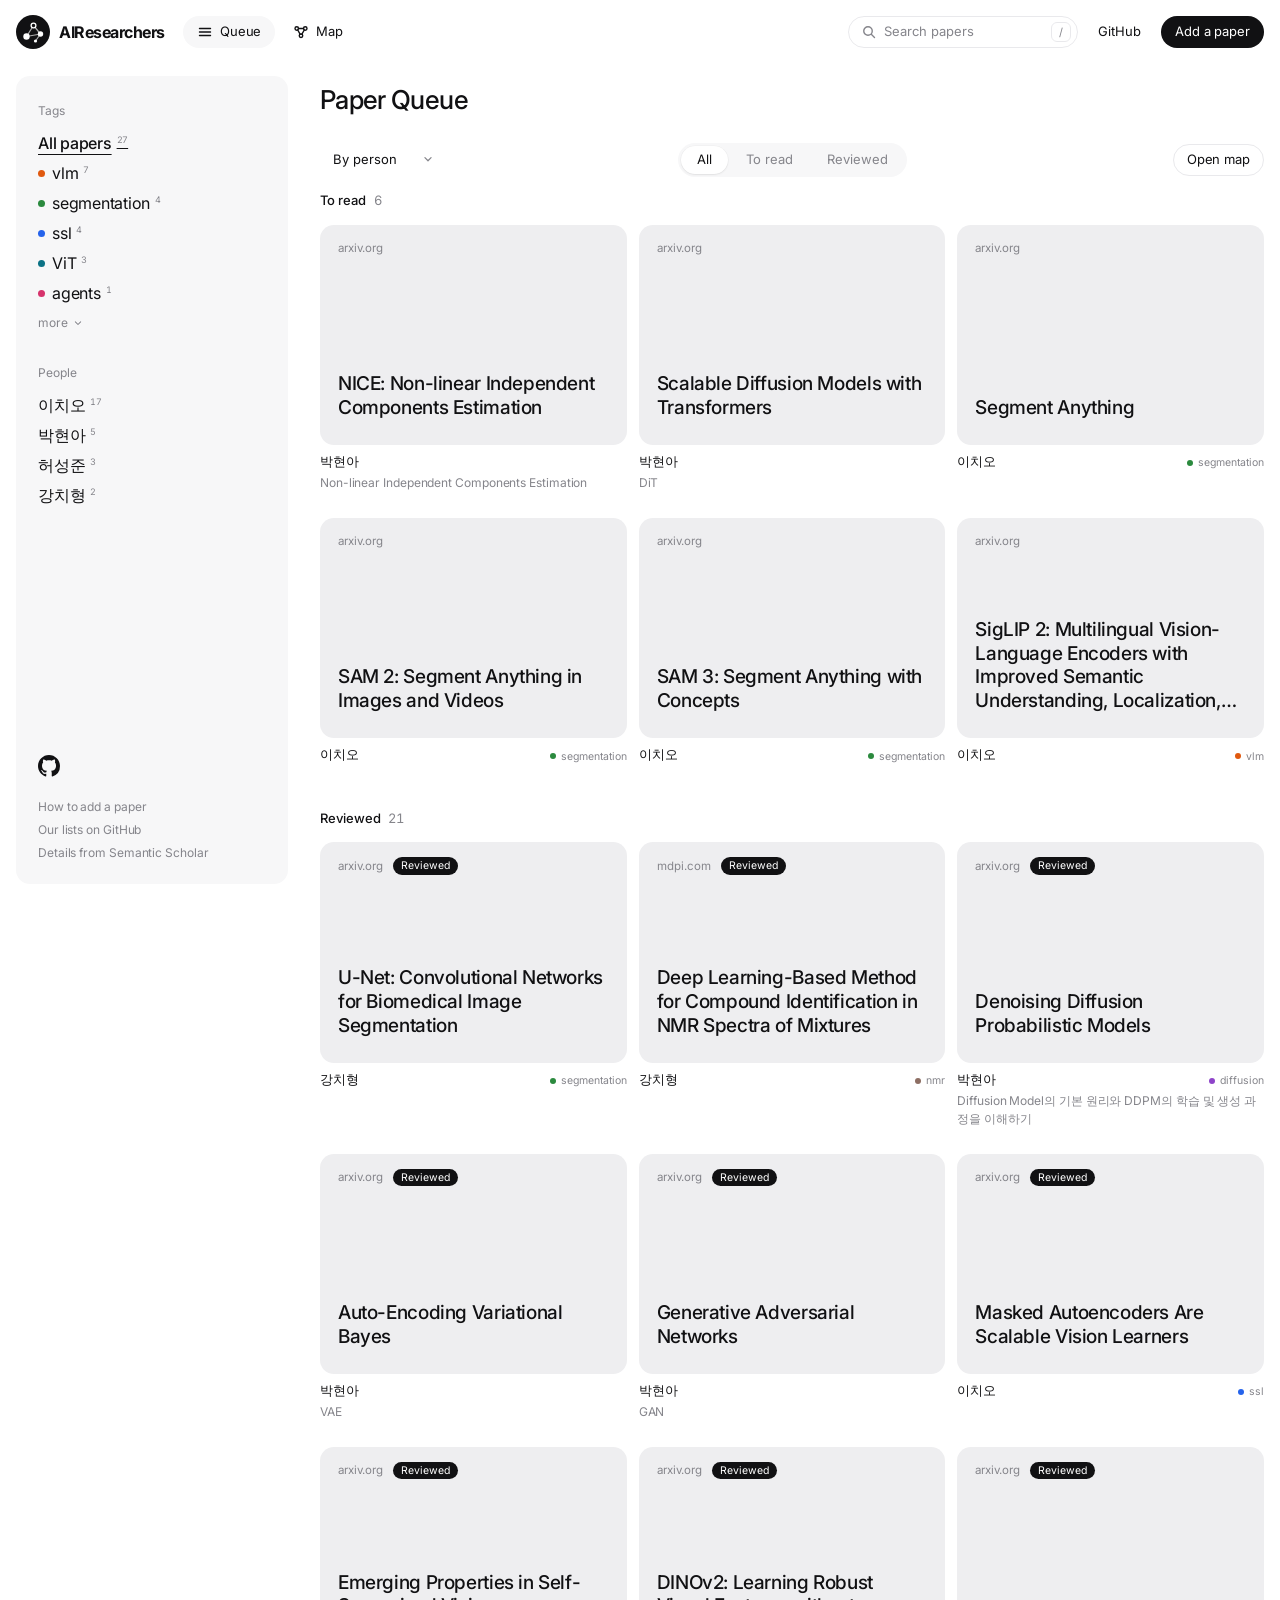
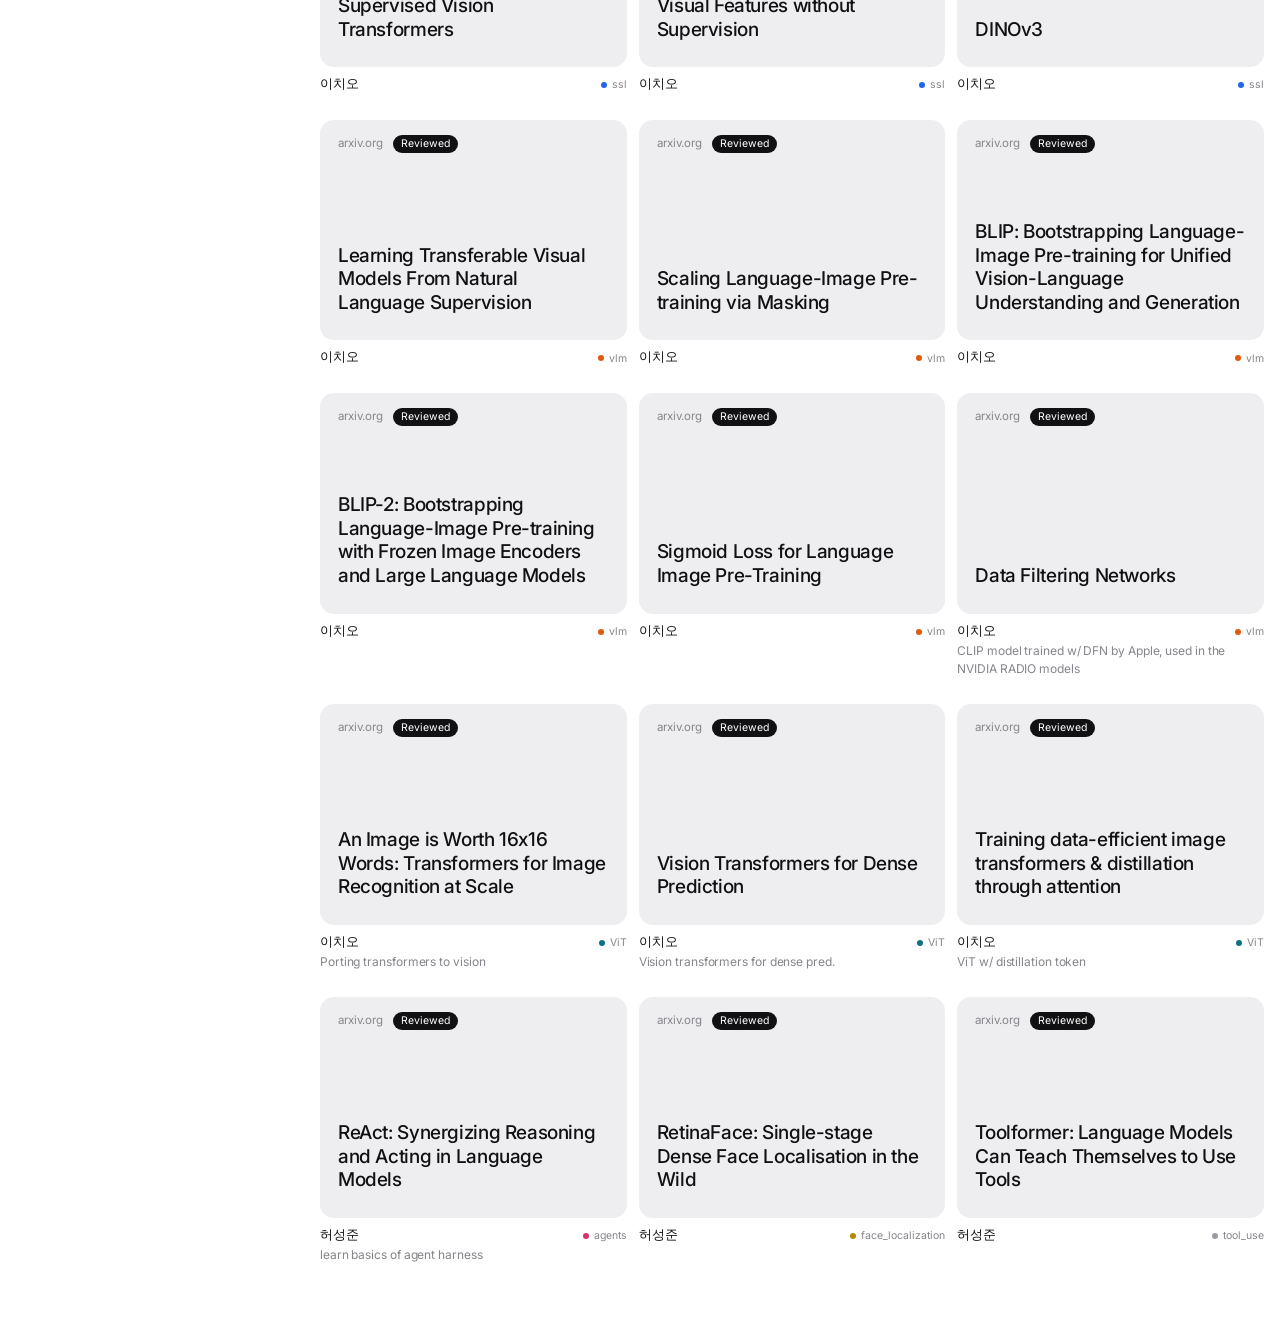
<file: docs/index.html>
<!doctype html>
<html lang="en">
<head>
<meta charset="utf-8">
<meta name="viewport" content="width=device-width, initial-scale=1">
<title>AIResearchers Paper Queue</title>
<meta name="description" content="Papers the AIResearchers study group wants to read, and the ones we've reviewed.">
<link rel="icon" href="data:image/svg+xml,%3Csvg xmlns='http://www.w3.org/2000/svg' viewBox='0 0 34 34'%3E%3Ccircle cx='17' cy='17' r='17' fill='%23111'/%3E%3Cpath d='M10.5 21.5 17.5 10.5 24.5 19 10.5 21.5M24.5 19 19.5 26' fill='none' stroke='%23fff' stroke-width='1.6' stroke-opacity='.7'/%3E%3Ccircle cx='10.5' cy='21.5' r='3.2' fill='%23fff'/%3E%3Ccircle cx='17.5' cy='10.5' r='2.4' fill='%23111' stroke='%23fff' stroke-width='1.5'/%3E%3Ccircle cx='24.5' cy='19' r='2.7' fill='%23fff'/%3E%3Ccircle cx='19.5' cy='26' r='1.6' fill='%23fff'/%3E%3C/svg%3E">
<link rel="preconnect" href="https://fonts.googleapis.com">
<link rel="preconnect" href="https://fonts.gstatic.com" crossorigin>
<link rel="stylesheet" href="https://fonts.googleapis.com/css2?family=Inter:wght@400;500;600;700&display=swap">
<link rel="stylesheet" href="site.css">
</head>
<body>
<header class="topbar">
  <a class="brand" href="./" aria-label="AIResearchers home">
    <svg class="mark" viewBox="0 0 34 34" aria-hidden="true"><circle class="mark-bg" cx="17" cy="17" r="17"/><g class="mark-graph"><path d="M10.5 21.5 17.5 10.5 24.5 19 10.5 21.5M24.5 19 19.5 26"/><circle class="full" cx="10.5" cy="21.5" r="3.2"/><circle class="hollow" cx="17.5" cy="10.5" r="2.4"/><circle class="full" cx="24.5" cy="19" r="2.7"/><circle class="full" cx="19.5" cy="26" r="1.6"/></g></svg>
    <span class="wordmark" aria-hidden="true">AIResearchers</span>
  </a>
  <nav class="nav" aria-label="Pages">
    <a class="pill" href="./" aria-current="page"><svg class="ico" viewBox="0 0 16 16" aria-hidden="true"><path d="M2.5 4.5h11M2.5 8h11M2.5 11.5h11"/></svg>Queue</a>
    <a class="pill" href="map.html"><svg class="ico" viewBox="0 0 16 16" aria-hidden="true"><circle cx="3.75" cy="4.5" r="1.75"/><circle cx="12.25" cy="4.5" r="1.75"/><circle cx="8" cy="11.75" r="1.75"/><path d="M5.5 4.5h5M4.7 6l2.4 4.2M11.3 6 8.9 10.2"/></svg>Map</a>
  </nav>
  <div class="top-end">
    <label class="search">
      <svg class="ico" viewBox="0 0 16 16" aria-hidden="true"><circle cx="7" cy="7" r="4.25"/><path d="m10.25 10.25 3.25 3.25"/></svg>
      <input id="q" type="search" placeholder="Search papers" aria-label="Search titles, authors, people, #tags" autocomplete="off" spellcheck="false">
      <kbd aria-hidden="true">/</kbd>
    </label>
    <a class="pill hide-sm repo" href="https://github.com/cho104/AIResearchers" target="_blank" rel="noopener">GitHub</a>
    <a class="pill solid add" href="https://github.com/cho104/AIResearchers/tree/main/docs/papers" target="_blank" rel="noopener">Add a paper</a>
  </div>
</header>

<div class="shell">
  <aside class="sidebar" aria-label="Filters">
    <div class="side-group" id="tag-group"></div>
    <div class="side-group" id="people-group"></div>
    <div class="side-foot">
      <a class="gh repo" href="https://github.com/cho104/AIResearchers" target="_blank" rel="noopener" aria-label="AIResearchers on GitHub"><svg viewBox="0 0 16 16" aria-hidden="true"><path d="M8 0C3.58 0 0 3.58 0 8c0 3.54 2.29 6.53 5.47 7.59.4.07.55-.17.55-.38 0-.19-.01-.82-.01-1.49-2.01.37-2.53-.49-2.69-.94-.09-.23-.48-.94-.82-1.13-.28-.15-.68-.52-.01-.53.63-.01 1.08.58 1.23.82.72 1.21 1.87.87 2.33.66.07-.52.28-.87.51-1.07-1.78-.2-3.64-.89-3.64-3.95 0-.87.31-1.59.82-2.15-.08-.2-.36-1.02.08-2.12 0 0 .67-.21 2.2.82.64-.18 1.32-.27 2-.27.68 0 1.36.09 2 .27 1.53-1.04 2.2-.82 2.2-.82.44 1.1.16 1.92.08 2.12.51.56.82 1.27.82 2.15 0 3.07-1.87 3.75-3.65 3.95.29.25.54.73.54 1.48 0 1.07-.01 1.93-.01 2.2 0 .21.15.46.55.38A8.01 8.01 0 0 0 16 8c0-4.42-3.58-8-8-8z"/></svg></a>
      <a class="add" href="https://github.com/cho104/AIResearchers/tree/main/docs/papers" target="_blank" rel="noopener">How to add a paper</a>
      <a class="source" href="https://github.com/cho104/AIResearchers/tree/main/docs/papers" target="_blank" rel="noopener">Our lists on GitHub</a>
      <a href="https://www.semanticscholar.org" target="_blank" rel="noopener">Details from Semantic Scholar</a>
    </div>
  </aside>

  <header class="page-head">
    <h1>Paper Queue</h1>
  </header>

  <main>
    <div class="toolbar">
      <label class="select">
        <span class="sr">Sort</span>
        <select id="sort">
          <option value="person">By person</option>
          <option value="title">By title</option>
          <option value="wanted">Most wanted</option>
          <option value="newest">Newest</option>
          <option value="cited">Most cited</option>
        </select>
        <svg class="ico" viewBox="0 0 16 16" aria-hidden="true"><path d="m4.5 6.5 3.5 3.5 3.5-3.5"/></svg>
      </label>
      <div class="segmented" role="group" aria-label="Show">
        <button type="button" data-view="all">All</button>
        <button type="button" data-view="tbd">To read</button>
        <button type="button" data-view="reviewed">Reviewed</button>
      </div>
      <a class="pill outline" href="map.html">Open map</a>
    </div>

    <div id="notice" role="status" hidden></div>

    <section class="section" id="queue-section" aria-labelledby="queue-h">
      <h2 id="queue-h">To read <span class="n" id="queue-count"></span></h2>
      <ol class="grid" id="queue"></ol>
      <p id="queue-empty" class="empty">Loading…</p>
      <noscript><p class="empty">This page needs JavaScript. The lists themselves are in docs/papers/ on GitHub.</p></noscript>
    </section>

    <section class="section" id="reviewed-section" aria-labelledby="reviewed-h" hidden>
      <h2 id="reviewed-h">Reviewed <span class="n" id="reviewed-count"></span></h2>
      <ol class="grid" id="reviewed"></ol>
      <p id="reviewed-empty" class="empty" hidden></p>
    </section>
  </main>
</div>

<dialog class="sheet" id="sheet" aria-labelledby="sheet-title"></dialog>

<script src="shared.js"></script>
<script>
// Reading the lists and looking papers up live in shared.js, which the map uses too.
const META_KEY = 'air-paper-meta';
const META_TTL = 7 * 24 * 60 * 60 * 1000; // look papers up again weekly, for citation counts
const S2_FIELDS = 'title,authors,year,venue,publicationVenue,citationCount,abstract,citationStyles';

const search = $('q');
const sheet = $('sheet');

// ---------- Authors, venue and abstract from Semantic Scholar ----------

let lookups = {}; // paper key -> { at: when we looked, d: details or null }
try { lookups = JSON.parse(localStorage.getItem(META_KEY)) || {}; } catch {}

// Keep only what the page shows. Venues use their short name (CVPR, ICLR) when there is one.
function trimMeta(d) {
  if (!d) return null;
  const short = (d.publicationVenue?.alternate_names || []).find(n => !/\s/.test(n) && n.length <= 10);
  let venue = short || d.venue || '';
  if (/^arxiv(\.org)?$/i.test(venue)) venue = 'arXiv';
  return {
    title: d.title || null,
    authors: (d.authors || []).map(a => a.name).filter(Boolean),
    year: d.year || null,
    venue,
    cited: d.citationCount ?? null,
    abstract: d.abstract || '',
    bibtex: d.citationStyles?.bibtex || '',
  };
}

const metaOf = p => lookups[p.key]?.d || null;

// Look up papers we haven't seen (or not this week) in one request. Returns whether anything changed.
async function loadMeta(list) {
  const now = Date.now();
  const todo = list.map(p => ({ key: p.key, id: s2Id(p) }))
    .filter(x => x.id && !(lookups[x.key] && now - lookups[x.key].at < META_TTL));
  for (let i = 0; i < todo.length; i += 500) {
    const chunk = todo.slice(i, i + 500);
    const found = await fetchJSON(`${S2_BATCH}?fields=${S2_FIELDS}`, { ids: chunk.map(x => x.id) });
    chunk.forEach((x, j) => { lookups[x.key] = { at: now, d: trimMeta(found[j]) }; });
  }
  if (todo.length) try { localStorage.setItem(META_KEY, JSON.stringify(lookups)); } catch {}
  return todo.length > 0;
}

// ---------- Rendering ----------

let papers = [], colors = new Map();
let sortBy = 'person', view = 'all', openKey = null;

const titleOf = p => p.title || metaOf(p)?.title || shortUrl(p.url);
const firstAuthor = info => info.authors.length ? info.authors[0] + (info.authors.length > 1 ? ' et al.' : '') : '';
const yearOf = p => metaOf(p)?.year ?? 0;
const citedOf = p => metaOf(p)?.cited ?? -1;

// Notes are plain text, except that links inside them stay clickable.
function appendNote(node, text) {
  const re = /\[([^\]]+)\]\((https?:\/\/[^\s)]+)\)|(https?:\/\/[^\s<>]*[^\s<>.,;:!?)\]])/g;
  let last = 0, m;
  while ((m = re.exec(text))) {
    node.append(text.slice(last, m.index), link(m[2] || m[3], m[1] || shortUrl(m[3])));
    last = re.lastIndex;
  }
  node.append(text.slice(last));
}

// Clicking the tag or name that's already the search clears it.
function setQuery(q) {
  search.value = search.value.trim().toLowerCase() === q.toLowerCase() ? '' : q;
  filter();
}

// Filtering from further down the page scrolls back up to the results.
function pick(q) {
  setQuery(q);
  window.scrollTo({ top: 0, behavior: 'smooth' });
}

function tagButton(tag, onClick) {
  const b = button('tag', null, onClick);
  if (isTopic(tag)) {
    const swatch = el('span', 'swatch');
    swatch.style.setProperty('--c', colors.get(tag.toLowerCase()) || 'var(--tag-none)');
    b.append(swatch);
  }
  b.append(tag);
  return b;
}

// Each paper is a card: venue and year, the title large, then authors and citations. Its caption says
// who listed it and how it's tagged, and any notes go under that.
function renderCard(p) {
  const info = metaOf(p);
  const li = el('li', 'card');

  const face = button('card-face', null, () => openSheet(p));
  face.setAttribute('aria-haspopup', 'dialog');
  const top = el('span', 'card-top');
  top.append(el('span', null, info ? [info.venue, info.year].filter(Boolean).join(' ') : host(p.url)));
  if (p.reviewed) top.append(el('span', 'badge', 'Reviewed'));
  const bottom = el('span', 'card-bottom');
  bottom.append(
    el('span', null, info ? firstAuthor(info) : ''),
    el('span', null, info?.cited != null ? `${fmt(info.cited)} citation${info.cited === 1 ? '' : 's'}` : ''),
  );
  face.append(top, el('span', 'card-title', titleOf(p)), bottom);

  const caption = el('div', 'caption');
  const who = el('span');
  p.people.forEach((w, i) => who.append(i ? ', ' : '', button('link', w.name, () => pick(w.name))));
  const tags = el('span', 'caption-tags');
  tags.append(...p.tags.map(t => tagButton(t, () => pick('#' + t))));
  caption.append(who, tags);
  li.append(face, caption);

  for (const note of p.notes) {
    const line = el('p', 'caption-note');
    appendNote(line, note.text);
    if (p.people.length > 1) line.append(' — ' + note.by);
    li.append(line);
  }

  li.dataset.text = [
    p.title, p.url, host(p.url),
    ...p.notes.map(n => n.text), ...p.people.map(w => w.name), ...p.tags.map(t => '#' + t),
    info?.title, ...(info?.authors || []), info?.year, info?.venue,
  ].filter(Boolean).join(' ').toLowerCase();
  return li;
}

// ---------- The paper sheet ----------

function fillSheet(p) {
  const info = metaOf(p);
  const head = el('div', 'sheet-head');
  const facts = [info?.venue, info?.year, info?.cited != null ? `${fmt(info.cited)} citations` : null, p.reviewed ? 'Reviewed' : 'To read'];
  const close = button('close', null, () => sheet.close());
  close.setAttribute('aria-label', 'Close');
  close.append(icon('close'));
  head.append(el('span', null, facts.filter(Boolean).join(' · ')), close);

  const title = el('h2', 'sheet-title', titleOf(p));
  title.id = 'sheet-title';
  const body = el('div', 'sheet-body');
  body.append(head, title);

  if (info?.authors.length) {
    const more = info.authors.length - 12;
    body.append(el('p', 'sheet-authors', info.authors.slice(0, 12).join(', ') + (more > 0 ? ` and ${more} more` : '')));
  }
  if (p.notes.length) {
    const notes = el('ul', 'sheet-notes');
    for (const note of p.notes) {
      const li = el('li');
      appendNote(li, note.text);
      li.append(el('span', 'by', ' — ' + note.by));
      notes.append(li);
    }
    body.append(notes);
  }
  if (info?.abstract) body.append(el('p', 'sheet-abstract', info.abstract));

  const actions = el('div', 'actions');
  const open = link(p.url, 'Open paper', 'pill solid');
  open.append(icon('out'));
  actions.append(open);
  if (info?.bibtex) {
    const copy = button('pill outline', 'Copy BibTeX', async () => {
      try { await navigator.clipboard.writeText(info.bibtex); copy.textContent = 'Copied'; }
      catch { copy.textContent = "Couldn't copy"; }
      setTimeout(() => { copy.textContent = 'Copy BibTeX'; }, 1500);
    });
    actions.append(copy);
  }
  const onMap = el('a', 'pill outline', 'See it on the map');
  onMap.href = 'map.html#paper=' + encodeURIComponent(p.key);
  actions.append(onMap);
  body.append(actions);

  const meta = el('div', 'sheet-meta');
  const who = el('span', null, 'Listed by ');
  p.people.forEach((w, i) => who.append(i ? ', ' : '', button('link', w.name, () => { sheet.close(); pick(w.name); })));
  const tags = el('span', 'caption-tags');
  tags.append(...p.tags.map(t => tagButton(t, () => { sheet.close(); pick('#' + t); })));
  meta.append(who, tags, el('span', null, host(p.url)));
  body.append(meta);

  sheet.replaceChildren(body);
}

function openSheet(p) {
  openKey = p.key;
  fillSheet(p);
  if (!sheet.open) sheet.showModal();
  writeHash();
}

// Show the paper named in the URL (#paper=arxiv:2103.00020), once the lists have it.
function syncSheet() {
  const p = openKey && papers.find(x => x.key === openKey);
  if (p) {
    fillSheet(p);
    if (!sheet.open) sheet.showModal();
  } else if (!openKey && sheet.open) {
    sheet.close();
  }
}

// ---------- Filtering, sorting and the URL ----------

// Searches, sorts, the view and the open paper live in the URL (#q=%23vlm&sort=title), so a view can be shared.
function readHash() {
  const h = new URLSearchParams(location.hash.slice(1));
  search.value = h.get('q') || '';
  sortBy = Object.hasOwn(SORTS, h.get('sort')) ? h.get('sort') : 'person';
  view = ['tbd', 'reviewed'].includes(h.get('view')) ? h.get('view') : 'all';
  openKey = h.get('paper');
}

function writeHash() {
  const h = new URLSearchParams();
  if (search.value.trim()) h.set('q', search.value.trim());
  if (sortBy !== 'person') h.set('sort', sortBy);
  if (view !== 'all') h.set('view', view);
  if (openKey) h.set('paper', openKey);
  const hash = h.toString() ? '#' + h : '';
  if (hash !== location.hash) history.replaceState(null, '', hash || location.pathname + location.search);
}

function filter() {
  const q = search.value.trim().toLowerCase();
  const terms = q.split(/\s+/).filter(Boolean);
  for (const key of ['queue', 'reviewed']) {
    const items = [...$(key).children];
    let shown = 0;
    for (const li of items) {
      li.hidden = !terms.every(t => li.dataset.text.includes(t));
      if (!li.hidden) shown++;
    }
    $(key + '-count').textContent = items.length ? shown : '';
    const empty = $(key + '-empty');
    empty.textContent = items.length ? 'No matches.' : 'Nothing here yet.';
    empty.hidden = shown > 0;
  }
  $('queue-section').hidden = view === 'reviewed';
  $('reviewed-section').hidden = view === 'tbd' || (view === 'all' && $('reviewed').children.length === 0);

  pressSide(q);
  for (const b of document.querySelectorAll('[data-view]')) b.setAttribute('aria-pressed', b.dataset.view === view);
  $('sort').value = sortBy;
  writeHash();
}

function showNotice(lines) {
  const box = $('notice');
  box.replaceChildren(...lines.map(t => el('p', null, t)));
  box.hidden = lines.length === 0;
}

const SORTS = {
  person: (a, b) => collator.compare(a.people[0].name, b.people[0].name) || a.order - b.order,
  title: (a, b) => collator.compare(titleOf(a), titleOf(b)) || a.order - b.order,
  wanted: (a, b) => b.people.length - a.people.length || SORTS.person(a, b),
  newest: (a, b) => yearOf(b) - yearOf(a) || SORTS.person(a, b),
  cited: (a, b) => citedOf(b) - citedOf(a) || SORTS.person(a, b),
};

function drawSidebar() {
  const q = search.value.trim().toLowerCase();
  const tags = tally(papers.flatMap(p => p.tags));
  sideGroup($('tag-group'), 'Tags', [
    { q: '', label: 'All papers', n: papers.length },
    ...tags.map(t => ({ q: '#' + t.name, label: t.name, n: t.n, color: isTopic(t.name) ? colors.get(t.key) : null })),
  ], setQuery, q);
  const people = tally(papers.flatMap(p => p.people.map(w => w.name)));
  sideGroup($('people-group'), 'People', people.map(t => ({ q: t.name, label: t.name, n: t.n })), setQuery, q);
}

function draw() {
  colors = tagColors(tally(papers.flatMap(p => p.tags)));
  const sorted = [...papers].sort(SORTS[sortBy]);
  $('queue').replaceChildren(...sorted.filter(p => !p.reviewed).map(renderCard));
  $('reviewed').replaceChildren(...sorted.filter(p => p.reviewed).map(renderCard));
  drawSidebar();
  filter();
  syncSheet();
}

function render(files, notes = []) {
  const collected = collect(files);
  papers = collected.papers;
  showNotice([...notes, ...collected.problems]);
  draw();
}

// ---------- Start ----------

for (const a of document.querySelectorAll('.add, .source')) a.href = `https://github.com/${REPO}/tree/${BRANCH}/${REPO_DIR}`;
for (const a of document.querySelectorAll('.repo')) a.href = `https://github.com/${REPO}`;

search.addEventListener('input', filter);
search.addEventListener('keydown', e => {
  if (e.key === 'Escape') { search.value = ''; filter(); }
});
$('sort').addEventListener('change', () => { sortBy = $('sort').value; draw(); });
for (const b of document.querySelectorAll('[data-view]')) {
  b.addEventListener('click', () => { view = b.dataset.view; filter(); });
}
sheet.addEventListener('close', () => { openKey = null; writeHash(); });
sheet.addEventListener('click', e => { if (e.target === sheet) sheet.close(); }); // the backdrop
window.addEventListener('hashchange', () => { readHash(); draw(); });
readHash();
document.addEventListener('keydown', e => {
  if (e.key === '/' && document.activeElement !== search && !sheet.open && !e.metaKey && !e.ctrlKey && !e.altKey) {
    e.preventDefault();
    search.focus();
  }
});

// Show the copy this browser saw last time right away, then refresh it.
let saved = null;
try { saved = JSON.parse(localStorage.getItem(CACHE_KEY)); } catch {}
if (saved && Array.isArray(saved.files)) render(saved.files);
else saved = null;

loadFiles()
  .then(files => {
    render(files);
    try { localStorage.setItem(CACHE_KEY, JSON.stringify({ files })); } catch {}
  })
  .catch(err => {
    if (saved) render(saved.files, [`Showing the last copy this browser loaded. ${err.message}`]);
    else $('queue-empty').textContent = `Couldn't load the list. ${err.message}`;
  })
  // Paper details are extras: if the lookup fails, the list works without them.
  .then(() => loadMeta(papers))
  .then(changed => { if (changed) draw(); })
  .catch(err => console.warn(`Couldn't look papers up on Semantic Scholar. ${err.message}`));
</script>
</body>
</html>
</file>
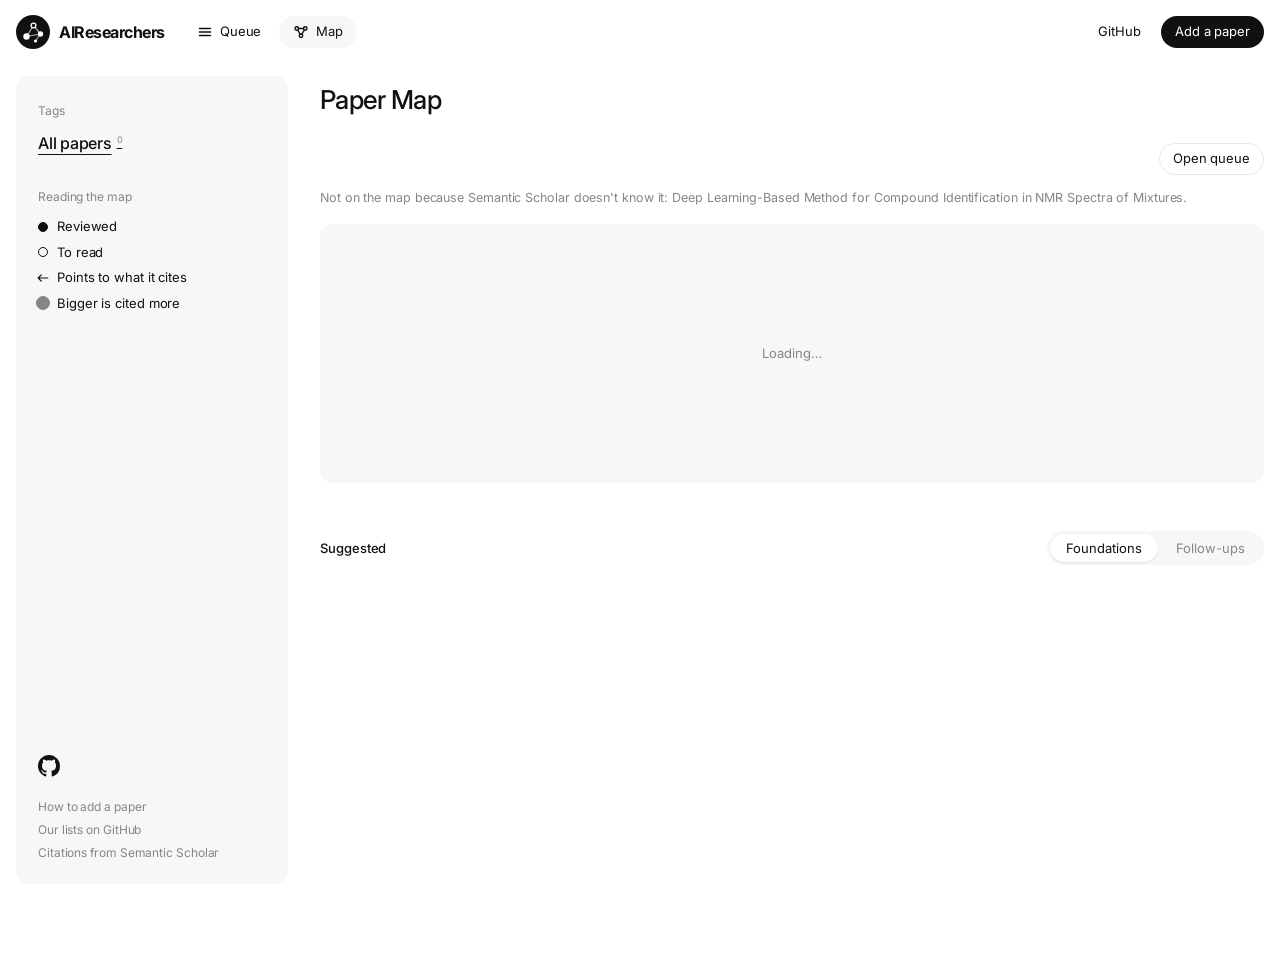
<file: docs/map.html>
<!doctype html>
<html lang="en">
<head>
<meta charset="utf-8">
<meta name="viewport" content="width=device-width, initial-scale=1">
<title>AIResearchers Paper Map</title>
<meta name="description" content="How the papers on the AIResearchers study group's list cite each other, and what else they suggest reading.">
<link rel="icon" href="data:image/svg+xml,%3Csvg xmlns='http://www.w3.org/2000/svg' viewBox='0 0 34 34'%3E%3Ccircle cx='17' cy='17' r='17' fill='%23111'/%3E%3Cpath d='M10.5 21.5 17.5 10.5 24.5 19 10.5 21.5M24.5 19 19.5 26' fill='none' stroke='%23fff' stroke-width='1.6' stroke-opacity='.7'/%3E%3Ccircle cx='10.5' cy='21.5' r='3.2' fill='%23fff'/%3E%3Ccircle cx='17.5' cy='10.5' r='2.4' fill='%23111' stroke='%23fff' stroke-width='1.5'/%3E%3Ccircle cx='24.5' cy='19' r='2.7' fill='%23fff'/%3E%3Ccircle cx='19.5' cy='26' r='1.6' fill='%23fff'/%3E%3C/svg%3E">
<link rel="preconnect" href="https://fonts.googleapis.com">
<link rel="preconnect" href="https://fonts.gstatic.com" crossorigin>
<link rel="stylesheet" href="https://fonts.googleapis.com/css2?family=Inter:wght@400;500;600;700&display=swap">
<link rel="stylesheet" href="site.css">
<style>
  .stage { overflow-x: auto; border-radius: var(--radius); background: var(--panel); }
  .stage svg { display: block; font-family: var(--font); }
  .stage .empty { padding: 120px 0; text-align: center; }

  .year { font-size: 11px; fill: var(--muted); text-anchor: middle; font-variant-numeric: tabular-nums; }
  .guide { stroke: var(--line); stroke-dasharray: 2 4; }
  .divider { stroke: var(--line); }
  .band { font-size: 11px; fill: var(--muted); paint-order: stroke; stroke: var(--panel); stroke-width: 4px; }
  .edge { fill: none; stroke: var(--edge); stroke-width: 1.25; marker-end: url(#arrow); }
  .edge.on { stroke: var(--fg); marker-end: url(#arrow-on); }
  #arrow path { fill: var(--edge); }
  #arrow-on path { fill: var(--fg); }
  .node { cursor: pointer; outline: none; }
  .node .dot { fill: var(--panel); stroke: var(--c); stroke-width: 2; }
  .node.reviewed .dot { fill: var(--c); }
  .node .ring { fill: none; stroke: none; stroke-width: 1.5; }
  .node:focus-visible .ring, .node[aria-pressed="true"] .ring { stroke: var(--fg); }
  .node text { font-size: 12px; letter-spacing: -.01em; fill: var(--fg); text-anchor: middle; paint-order: stroke; stroke: var(--panel); stroke-width: 4px; stroke-linejoin: round; }
  .node, .edge { transition: opacity .15s; }
  .faded, .focusing .node, .focusing .edge { opacity: .16; }
  .focusing .on { opacity: 1; }

  .key { flex: none; width: 10px; height: 10px; border-radius: 50%; border: 1.5px solid var(--fg); }
  .key.filled { background: var(--fg); }
  .key.big { width: 14px; height: 14px; margin: 0 -2px; border-color: var(--muted); background: var(--muted); }
  .side-key .ico { width: 14px; height: 14px; margin: 0 -2px; }

  #detail { margin-top: 16px; }
  #detail .sheet-title { margin-top: 8px; font-size: 20px; }
  #detail .sheet-title a:hover { text-decoration: underline; text-underline-offset: 4px; }
  #detail .grid { margin-top: 4px; }
  #detail h2:not(.sheet-title) { margin-top: 26px; }
  .main-section { margin-top: 48px; }
  .section-head { display: flex; justify-content: space-between; align-items: center; gap: 12px; margin-bottom: 16px; }
  .section-head h2 { margin: 0; }
  .caption-by { font-size: 12px; color: var(--muted); white-space: nowrap; overflow: hidden; text-overflow: ellipsis; }
  .caption-by .link { color: var(--fg); }
  .card-bottom .ico { width: 14px; height: 14px; }
</style>
</head>
<body>
<header class="topbar">
  <a class="brand" href="./" aria-label="AIResearchers home">
    <svg class="mark" viewBox="0 0 34 34" aria-hidden="true"><circle class="mark-bg" cx="17" cy="17" r="17"/><g class="mark-graph"><path d="M10.5 21.5 17.5 10.5 24.5 19 10.5 21.5M24.5 19 19.5 26"/><circle class="full" cx="10.5" cy="21.5" r="3.2"/><circle class="hollow" cx="17.5" cy="10.5" r="2.4"/><circle class="full" cx="24.5" cy="19" r="2.7"/><circle class="full" cx="19.5" cy="26" r="1.6"/></g></svg>
    <span class="wordmark" aria-hidden="true">AIResearchers</span>
  </a>
  <nav class="nav" aria-label="Pages">
    <a class="pill" href="./"><svg class="ico" viewBox="0 0 16 16" aria-hidden="true"><path d="M2.5 4.5h11M2.5 8h11M2.5 11.5h11"/></svg>Queue</a>
    <a class="pill" href="map.html" aria-current="page"><svg class="ico" viewBox="0 0 16 16" aria-hidden="true"><circle cx="3.75" cy="4.5" r="1.75"/><circle cx="12.25" cy="4.5" r="1.75"/><circle cx="8" cy="11.75" r="1.75"/><path d="M5.5 4.5h5M4.7 6l2.4 4.2M11.3 6 8.9 10.2"/></svg>Map</a>
  </nav>
  <div class="top-end">
    <a class="pill hide-sm repo" href="https://github.com/cho104/AIResearchers" target="_blank" rel="noopener">GitHub</a>
    <a class="pill solid add" href="https://github.com/cho104/AIResearchers/tree/main/docs/papers" target="_blank" rel="noopener">Add a paper</a>
  </div>
</header>

<div class="shell">
  <aside class="sidebar" aria-label="Filters">
    <div class="side-group" id="tag-group"></div>
    <div class="side-group">
      <p class="side-h">Reading the map</p>
      <ul class="side-key">
        <li><span class="key filled"></span>Reviewed</li>
        <li><span class="key"></span>To read</li>
        <li><svg class="ico" viewBox="0 0 16 16" aria-hidden="true"><path d="M13.5 8h-11M6 4.5 2.5 8 6 11.5"/></svg>Points to what it cites</li>
        <li><span class="key big"></span>Bigger is cited more</li>
      </ul>
    </div>
    <div class="side-foot">
      <a class="gh repo" href="https://github.com/cho104/AIResearchers" target="_blank" rel="noopener" aria-label="AIResearchers on GitHub"><svg viewBox="0 0 16 16" aria-hidden="true"><path d="M8 0C3.58 0 0 3.58 0 8c0 3.54 2.29 6.53 5.47 7.59.4.07.55-.17.55-.38 0-.19-.01-.82-.01-1.49-2.01.37-2.53-.49-2.69-.94-.09-.23-.48-.94-.82-1.13-.28-.15-.68-.52-.01-.53.63-.01 1.08.58 1.23.82.72 1.21 1.87.87 2.33.66.07-.52.28-.87.51-1.07-1.78-.2-3.64-.89-3.64-3.95 0-.87.31-1.59.82-2.15-.08-.2-.36-1.02.08-2.12 0 0 .67-.21 2.2.82.64-.18 1.32-.27 2-.27.68 0 1.36.09 2 .27 1.53-1.04 2.2-.82 2.2-.82.44 1.1.16 1.92.08 2.12.51.56.82 1.27.82 2.15 0 3.07-1.87 3.75-3.65 3.95.29.25.54.73.54 1.48 0 1.07-.01 1.93-.01 2.2 0 .21.15.46.55.38A8.01 8.01 0 0 0 16 8c0-4.42-3.58-8-8-8z"/></svg></a>
      <a class="add" href="https://github.com/cho104/AIResearchers/tree/main/docs/papers" target="_blank" rel="noopener">How to add a paper</a>
      <a class="source" href="https://github.com/cho104/AIResearchers/tree/main/docs/papers" target="_blank" rel="noopener">Our lists on GitHub</a>
      <a href="https://www.semanticscholar.org" target="_blank" rel="noopener">Citations from Semantic Scholar</a>
    </div>
  </aside>

  <header class="page-head">
    <h1>Paper Map</h1>
  </header>

  <main>
    <div class="toolbar">
      <span class="summary" id="summary"></span>
      <span></span>
      <a class="pill outline" href="./">Open queue</a>
    </div>

    <div id="notice" role="status" hidden></div>

    <div class="stage" id="stage"><p class="empty">Loading…</p></div>
    <noscript><p class="empty">This page needs JavaScript. The lists themselves are in docs/papers/ on GitHub.</p></noscript>

    <section id="detail" class="panel" aria-labelledby="detail-h" hidden></section>

    <section class="main-section" aria-labelledby="sugg-h">
      <div class="section-head">
        <h2 id="sugg-h">Suggested <span class="n" id="sugg-count"></span></h2>
        <div class="segmented" role="group" aria-label="Suggest">
          <button type="button" data-mode="foundations" title="Papers our papers cite">Foundations</button>
          <button type="button" data-mode="followups" title="Papers that cite our papers">Follow-ups</button>
        </div>
      </div>
      <p class="note" id="sugg-note"></p>
      <ol class="grid" id="sugg"></ol>
      <div class="more"><button id="more" class="pill outline" type="button" hidden>Show more</button></div>
    </section>
  </main>
</div>

<script src="shared.js"></script>
<script>
// Reading the lists lives in shared.js, which the queue uses too.
const GRAPH_KEY = 'air-paper-graph';
const GRAPH_TTL = 7 * 24 * 60 * 60 * 1000; // look papers up again weekly, for citation counts
const GRAPH_FIELDS = 'title,year,citationCount,references.paperId,references.title,references.year,references.citationCount,references.externalIds';
const S2_RELATED = 'https://api.semanticscholar.org/recommendations/v1/papers/forpaper/';
const OPENALEX = 'https://api.openalex.org/works';
const OA_IDS_KEY = 'air-paper-openalex';
const OA_IDS_TTL = 30 * 24 * 60 * 60 * 1000; // which OpenAlex records are ours rarely changes
const CITERS_KEY = 'air-paper-citers';
const CITERS_TTL = 7 * 24 * 60 * 60 * 1000;
const CITERS_PER_PAPER = 50; // each paper's most cited citers; together they're where follow-ups come from
const PAGE = 12; // suggestions shown at a time

// Map layout, in pixels. LANE is the room a line gets when it passes through a year it skips.
// Papers sit LIFT above the middle of their row, to leave room for a two-line label.
const PAD_X = 76, TOP = 48, ROW = 72, LIFT = 12, LANE = 14, BAND_GAP = 32, MIN_COL = 140, BOTTOM = 16;
const LABEL_LINE = 20; // characters, so labels in neighboring years don't touch

const SVG_NS = 'http://www.w3.org/2000/svg';

// ---------- References from Semantic Scholar ----------

let graph = {}; // paper key -> { at: when we looked, d: { id, title, year, cited, refs } or null }
try { graph = JSON.parse(localStorage.getItem(GRAPH_KEY)) || {}; } catch {}

// A link for a paper we only know from Semantic Scholar: arXiv when there is one, then DOI, then its Semantic Scholar page.
function s2Link(d) {
  const ids = d.externalIds || {};
  if (ids.ArXiv) return 'https://arxiv.org/abs/' + ids.ArXiv;
  if (ids.DOI) return 'https://doi.org/' + ids.DOI;
  return 'https://www.semanticscholar.org/paper/' + d.paperId;
}

const brief = d => ({ id: d.paperId, title: d.title, year: d.year || null, cited: d.citationCount ?? null, url: s2Link(d) });

function trimGraph(d) {
  if (!d?.paperId) return null;
  return {
    id: d.paperId,
    title: d.title || null,
    year: d.year || null,
    cited: d.citationCount ?? null,
    refs: (d.references || []).filter(r => r.paperId && r.title).map(brief),
  };
}

// Look up papers we haven't seen (or not this week). Returns whether anything changed.
async function loadGraph(list) {
  const now = Date.now();
  const todo = list.map(p => ({ key: p.key, id: s2Id(p) }))
    .filter(x => x.id && !(graph[x.key] && now - graph[x.key].at < GRAPH_TTL));
  // Reference lists make each answer large, so ask about fewer papers per request than the queue does.
  for (let i = 0; i < todo.length; i += 100) {
    const chunk = todo.slice(i, i + 100);
    const found = await fetchJSON(`${S2_BATCH}?fields=${GRAPH_FIELDS}`, { ids: chunk.map(x => x.id) });
    chunk.forEach((x, j) => { graph[x.key] = { at: now, d: trimGraph(found[j]) }; });
  }
  if (todo.length) try { localStorage.setItem(GRAPH_KEY, JSON.stringify(graph)); } catch {}
  return todo.length > 0;
}

// Papers Semantic Scholar finds similar to one of ours, from all of computer science rather than only recent ones.
const related = new Map(); // S2 id -> { state: 'loading' | 'done' | 'error', papers, error }

async function findRelated(n) {
  const id = n.g.id;
  related.set(id, { state: 'loading' });
  drawDetail();
  try {
    const res = await fetchJSON(`${S2_RELATED}${id}?from=all-cs&limit=20&fields=title,year,citationCount,externalIds`);
    related.set(id, { state: 'done', papers: (res.recommendedPapers || []).filter(d => d.paperId && d.title).map(brief) });
  } catch (err) {
    related.set(id, { state: 'error', error: err.message });
  }
  drawDetail();
}

// ---------- Papers that cite ours, from OpenAlex ----------
// Semantic Scholar lists a paper's citers newest first and can't sort them, and CLIP alone has tens of
// thousands. OpenAlex can sort them by citations, so we ask it for each paper's most cited citers.

let oaIds = {}; // paper key -> { at, ids: our paper's OpenAlex records }
try { oaIds = JSON.parse(localStorage.getItem(OA_IDS_KEY)) || {}; } catch {}
let citers = null; // { sig, at, works: paper key -> [{ id, title, year, cited, url, refs: which of ours it cites }] }
try { citers = JSON.parse(localStorage.getItem(CITERS_KEY)); } catch {}
let citersState = 'idle', citersError = '';

const norm = t => t.toLowerCase().replace(/<[^>]+>/g, '').replace(/[^\p{L}\p{N}]+/gu, ' ').trim();
const oaId = url => url.split('/').pop();

// arXiv for preprints, else the DOI, else the OpenAlex page.
function oaLink(w) {
  const doi = (w.doi || '').replace(/^https:\/\/doi\.org\//, '');
  const arxiv = doi.match(/^10\.48550\/arxiv\.(.+)$/i);
  return arxiv ? 'https://arxiv.org/abs/' + arxiv[1] : doi ? 'https://doi.org/' + doi : w.id;
}

// Find each of our papers on OpenAlex by its exact title. A paper often has a preprint and a published
// record with citations split between them, so we keep every record with the title.
async function loadCiters() {
  const now = Date.now();
  const todo = nodes.filter(n => !(oaIds[n.p.key] && now - oaIds[n.p.key].at < OA_IDS_TTL));
  await inBatches(todo, async n => {
    const title = n.g.title || titleOf(n);
    const res = await fetchJSON(`${OPENALEX}?search=${encodeURIComponent(title)}&per_page=10&select=id,title`);
    oaIds[n.p.key] = { at: now, ids: res.results.filter(w => w.title && norm(w.title) === norm(title)).map(w => oaId(w.id)) };
  });
  if (todo.length) try { localStorage.setItem(OA_IDS_KEY, JSON.stringify(oaIds)); } catch {}

  // Which of ours each citer cites is worked out when it's fetched, so a change to our list fetches again.
  const sig = nodes.map(n => n.p.key + '=' + (oaIds[n.p.key]?.ids || []).join('+')).sort().join(' ');
  if (citers?.sig === sig && now - citers.at < CITERS_TTL) return;
  const ours = new Set(nodes.flatMap(n => oaIds[n.p.key]?.ids || []));
  const works = {};
  await inBatches(nodes.filter(n => oaIds[n.p.key]?.ids.length), async n => {
    const res = await fetchJSON(`${OPENALEX}?filter=cites:${oaIds[n.p.key].ids.join('|')}&sort=cited_by_count:desc`
      + `&per_page=${CITERS_PER_PAPER}&select=id,doi,title,publication_year,cited_by_count,referenced_works`);
    works[n.p.key] = res.results.filter(w => w.title).map(w => ({
      id: oaId(w.id),
      title: w.title.replace(/<[^>]+>/g, ''),
      year: w.publication_year || null,
      cited: w.cited_by_count ?? null,
      url: oaLink(w),
      refs: (w.referenced_works || []).map(oaId).filter(id => ours.has(id)),
    }));
  });
  citers = { sig, at: now, works };
  try { localStorage.setItem(CITERS_KEY, JSON.stringify(citers)); } catch {}
}

async function startCiters() {
  citersState = 'loading';
  drawSuggestions();
  try {
    await loadCiters();
    citersState = 'done';
  } catch (err) {
    citersState = 'error';
    citersError = err.message;
  }
  drawSuggestions();
}

// ---------- The map ----------

let papers = [], nodes = [], edges = [], listed = new Set(), colors = new Map();
let tagFilter = '', selectedKey = null, shown = PAGE, phase = 'loading', notes = [];
let mode = 'foundations'; // which suggestions: papers ours cite, or 'followups' that cite ours

const titleOf = n => n.p.title || n.g.title || shortUrl(n.p.url);

// "SAM 2: Segment Anything in Images and Videos" -> "SAM 2". Long titles are cut at a word.
// To pick the name, start the title in your list with it: [CLIP: Learning Transferable ...](link)
function shortTitle(t) {
  const head = t.split(/:\s/)[0];
  return head.length <= 24 ? head : head.slice(0, 24).replace(/\s+\S*$/, '') + '…';
}

// The same name for the map, on up to two short lines.
function labelLines(t) {
  const lines = [];
  for (const word of t.split(/:\s/)[0].split(/\s+/)) {
    const last = lines.length - 1;
    if (last >= 0 && (lines[last] + ' ' + word).length <= LABEL_LINE) lines[last] += ' ' + word;
    else if (lines.length < 2) lines.push(word);
    else { lines[1] += '…'; break; }
  }
  return lines;
}

const topicOf = p => p.tags.find(t => SHARED_TAGS.includes(t.toLowerCase())) || p.tags.find(isTopic) || '';
const colorOf = tag => colors.get(tag.toLowerCase()) || 'var(--tag-none)';
const shows = n => !tagFilter || n.p.tags.some(t => t.toLowerCase() === tagFilter);
const selected = () => nodes.find(n => n.p.key === selectedKey) || null;
const tagCounts = () => tally(nodes.flatMap(n => n.p.tags));

// One node per listed paper Semantic Scholar knows, and an edge wherever one cites another.
function build() {
  const byId = new Map();
  nodes = [];
  for (const p of papers) {
    const g = graph[p.key]?.d;
    if (!g || byId.has(g.id)) continue;
    const n = { p, g, cites: [], citedBy: [], topic: topicOf(p) };
    n.label = shortTitle(titleOf(n));
    byId.set(g.id, n);
    nodes.push(n);
  }
  edges = [];
  for (const n of nodes) for (const r of n.g.refs) {
    const m = byId.get(r.id);
    if (!m || m === n || n.cites.includes(m)) continue;
    n.cites.push(m);
    m.citedBy.push(n);
    edges.push({ from: n, to: m });
  }
  listed = new Set(byId.keys());
  colors = tagColors(tagCounts());
}

// Groups of papers joined by citations, biggest first, then one group of the papers with no links at all.
function bandsOf() {
  const parent = new Map(nodes.map(n => [n, n]));
  const root = n => parent.get(n) === n ? n : root(parent.get(n));
  for (const e of edges) parent.set(root(e.from), root(e.to));
  const groups = new Map();
  for (const n of nodes) {
    if (!groups.has(root(n))) groups.set(root(n), []);
    groups.get(root(n)).push(n);
  }
  const linked = [...groups.values()].filter(g => g.length > 1).sort((a, b) => b.length - a.length);
  const loners = [...groups.values()].filter(g => g.length === 1).flat();
  return { linked, loners };
}

// Years run left to right. Each group of linked papers gets its own band, so papers with nothing in
// common never sit among each other's lines. Within a band, a line that skips a year gets a lane in that
// year's column, ordered like a paper, so it passes between papers instead of through them. Papers start
// grouped by tag, then a few sweeps move each paper and lane toward what it's linked to, so fewer lines cross.
function layout(width) {
  const years = [...new Set(nodes.map(n => n.g.year))].sort((a, b) => (a ?? Infinity) - (b ?? Infinity));
  const colOf = new Map(years.map((y, i) => [y, i]));
  const gap = years.length > 1 ? Math.max(MIN_COL, (width - 2 * PAD_X) / (years.length - 1)) : 0;
  const xOf = i => years.length > 1 ? PAD_X + gap * i : width / 2;
  const rank = new Map(tagCounts().map((t, i) => [t.key, i]));
  const byTopic = (a, b) =>
    (rank.get(a.topic.toLowerCase()) ?? Infinity) - (rank.get(b.topic.toLowerCase()) ?? Infinity) || collator.compare(a.label, b.label);
  const size = item => item.lane ? LANE : ROW;
  const join = (a, b) => { a.adj.push(b); b.adj.push(a); };
  // Where each item's slot is centered, with the column centered on 0.
  const stack = col => {
    let y = -col.reduce((sum, item) => sum + size(item), 0) / 2;
    for (const item of col) { item.y0 = y + size(item) / 2; y += size(item); }
  };

  const { linked, loners } = bandsOf();
  const bands = loners.length ? [...linked, loners] : linked;
  const drawn = [];
  let top = TOP;
  for (const members of bands) {
    const cols = years.map(() => []);
    for (const n of [...members].sort(byTopic)) {
      n.col = colOf.get(n.g.year);
      n.adj = [];
      cols[n.col].push(n);
    }
    const inBand = new Set(members);
    for (const e of edges) {
      if (!inBand.has(e.from)) continue;
      const step = Math.sign(e.to.col - e.from.col);
      let prev = e.from;
      e.via = [];
      for (let c = e.from.col + step; step && c !== e.to.col; c += step) {
        const lane = { lane: true, col: c, adj: [] };
        cols[c].push(lane);
        join(prev, lane);
        e.via.push(lane);
        prev = lane;
      }
      if (step) join(prev, e.to);
    }

    cols.forEach(stack);
    for (let sweep = 0; sweep < 8; sweep++) {
      for (const col of sweep % 2 ? [...cols].reverse() : cols) {
        for (const item of col) {
          item.bary = item.adj.length ? item.adj.reduce((sum, m) => sum + m.y0, 0) / item.adj.length : item.y0;
        }
        col.sort((a, b) => a.bary - b.bary);
        stack(col);
      }
    }

    const h = Math.max(...cols.map(col => col.reduce((sum, item) => sum + size(item), 0)));
    for (const col of cols) for (const item of col) {
      item.x = xOf(item.col);
      item.y = top + h / 2 + item.y0 - (item.lane ? 0 : LIFT);
    }
    drawn.push({ top, label: members === loners && linked.length ? 'No links to the rest of our list' : '' });
    top += h + BAND_GAP;
  }

  return {
    w: years.length > 1 ? 2 * PAD_X + gap * (years.length - 1) : width,
    h: top - BAND_GAP + BOTTOM,
    years: years.map((year, i) => ({ year, x: xOf(i) })),
    bands: drawn,
  };
}

const radius = n => 5 + 2 * Math.log10((n.g.cited ?? 0) + 10);

function svg(tag, attrs = {}) {
  const node = document.createElementNS(SVG_NS, tag);
  for (const [k, v] of Object.entries(attrs)) node.setAttribute(k, v);
  return node;
}

// A curve from a paper to one it cites, through its lanes in the years between, stopping short of the
// cited paper so the arrowhead shows.
function curve(e) {
  const a = e.from, b = e.to, ra = radius(a), rb = radius(b) + 3;
  if (a.col === b.col) { // same year: bow out to the left
    const bow = Math.min(50, 24 + Math.abs(a.y - b.y) / 3);
    return `M${a.x - ra},${a.y} C${a.x - ra - bow},${a.y} ${b.x - rb - bow},${b.y} ${b.x - rb},${b.y}`;
  }
  const dir = Math.sign(a.x - b.x); // 1 when the citing paper is the newer one, as usual
  const points = [[a.x - dir * ra, a.y], ...e.via.map(lane => [lane.x, lane.y]), [b.x + dir * rb, b.y]];
  let d = `M${points[0]}`;
  for (let i = 1; i < points.length; i++) {
    const [x1, y1] = points[i - 1], [x2, y2] = points[i], mid = (x1 + x2) / 2;
    d += ` C${mid},${y1} ${mid},${y2} ${x2},${y2}`;
  }
  return d;
}

function drawMap() {
  const stage = $('stage');
  if (!nodes.length) {
    const text = phase === 'loading' ? 'Loading…' : phase === 'error' ? "Couldn't load the map." : 'Nothing to map yet.';
    stage.replaceChildren(el('p', 'empty', text));
    return;
  }
  const { w, h, years, bands } = layout(stage.clientWidth);
  const root = svg('svg', { id: 'map', width: w, height: h, role: 'group', 'aria-label': 'Citation map' });
  const defs = svg('defs');
  for (const id of ['arrow', 'arrow-on']) {
    const marker = svg('marker', { id, viewBox: '0 0 10 10', refX: 9, refY: 5, markerWidth: 7, markerHeight: 7, orient: 'auto' });
    marker.append(svg('path', { d: 'M0,1 L9,5 L0,9 z' }));
    defs.append(marker);
  }
  root.append(defs);
  root.addEventListener('click', e => { if (e.target === root) select(null); });

  for (const y of years) {
    const label = svg('text', { class: 'year', x: y.x, y: TOP - 22 });
    label.textContent = y.year ?? 'Year?';
    root.append(svg('line', { class: 'guide', x1: y.x, x2: y.x, y1: TOP - 12, y2: h - BOTTOM }), label);
  }
  for (const band of bands.slice(1)) {
    const y = band.top - BAND_GAP / 2;
    root.append(svg('line', { class: 'divider', x1: 0, x2: w, y1: y, y2: y }));
    if (band.label) {
      const label = svg('text', { class: 'band', x: 16, y: y + 15 });
      label.textContent = band.label;
      root.append(label);
    }
  }
  for (const e of edges) {
    e.el = svg('path', { class: 'edge', d: curve(e) });
    e.el.classList.toggle('faded', !(shows(e.from) && shows(e.to)));
    root.append(e.el);
  }
  for (const n of nodes) {
    const r = radius(n);
    const g = n.el = svg('g', {
      class: 'node', transform: `translate(${n.x},${n.y})`, tabindex: 0, role: 'button',
      'aria-label': titleOf(n) + (n.g.year ? ', ' + n.g.year : ''), 'aria-pressed': n.p.key === selectedKey,
    });
    g.style.setProperty('--c', n.topic ? colorOf(n.topic) : 'var(--tag-none)');
    g.classList.toggle('reviewed', n.p.reviewed);
    g.classList.toggle('faded', !shows(n));
    const tip = svg('title'), label = svg('text', { y: r + 14 });
    tip.textContent = titleOf(n);
    labelLines(titleOf(n)).forEach((line, i) => {
      const span = svg('tspan', { x: 0, dy: i ? 14 : 0 });
      span.textContent = line;
      label.append(span);
    });
    g.append(tip, svg('circle', { class: 'ring', r: r + 4 }), svg('circle', { class: 'dot', r }), label);
    g.addEventListener('mouseenter', () => focusOn(n));
    g.addEventListener('focus', () => focusOn(n));
    g.addEventListener('mouseleave', rest);
    g.addEventListener('blur', rest);
    g.addEventListener('click', () => select(n));
    g.addEventListener('keydown', e => {
      if (e.key === 'Enter' || e.key === ' ') { e.preventDefault(); select(n); }
    });
    root.append(g);
  }
  stage.replaceChildren(root);
  rest();

  // On a narrow screen the map scrolls sideways, so start at the selected paper or the middle of the papers.
  if (w > stage.clientWidth && !stage.dataset.placed) {
    const xs = nodes.map(n => n.x).sort((a, b) => a - b);
    stage.scrollLeft = (selected()?.x ?? xs[xs.length >> 1]) - stage.clientWidth / 2;
    stage.dataset.placed = 'true';
  }
}

// Bring some papers (and lines) forward and fade the rest.
function light(ns, es) {
  $('map')?.classList.toggle('focusing', ns.length > 0);
  for (const n of nodes) n.el?.classList.toggle('on', ns.includes(n));
  for (const e of edges) e.el?.classList.toggle('on', es.includes(e));
}
const focusOn = n => light([n, ...n.cites, ...n.citedBy], edges.filter(e => e.from === n || e.to === n));
const rest = () => { const n = selected(); n ? focusOn(n) : light([], []); };

// Clicking the selected paper again unselects it. `scroll` brings it into view on the map.
function select(n, { toggle = true, scroll = false } = {}) {
  selectedKey = n && !(toggle && n.p.key === selectedKey) ? n.p.key : null;
  for (const m of nodes) m.el?.setAttribute('aria-pressed', m.p.key === selectedKey);
  rest();
  drawDetail();
  writeHash();
  if (scroll && n?.el) {
    const stage = $('stage');
    stage.scrollTo({ left: n.x - stage.clientWidth / 2, behavior: 'smooth' });
    if (scroll === 'page') stage.scrollIntoView({ block: 'center', behavior: 'smooth' });
  }
}

// ---------- The selected paper and suggestions ----------

// Paper names that select the paper on the map.
function names(list, scroll, max = Infinity) {
  const frag = document.createDocumentFragment();
  list.slice(0, max).forEach((m, i) => frag.append(i ? ', ' : '', button('link', m.label, () => select(m, { toggle: false, scroll }))));
  if (list.length > max) frag.append(` +${list.length - max}`);
  return frag;
}

// The line to paste into a list file, tagged like the papers that led to it.
function copyLine(d, tag) {
  const text = `- [${d.title.replace(/[[\]]/g, '')}](${d.url})${tag ? ' #' + tag : ''}`;
  const b = button('act', 'Copy line', async () => {
    try { await navigator.clipboard.writeText(text); b.textContent = 'Copied'; }
    catch { b.textContent = "Couldn't copy"; }
    setTimeout(() => { b.textContent = 'Copy line'; }, 1500);
  });
  b.title = text;
  return b;
}

// A paper nobody has listed, as a card: its year, the title, its citations. `by` are our papers that
// cite it, or with `followUp`, our papers it cites.
function paperCard(d, tag, by, followUp = false) {
  const li = el('li', 'card');
  const face = link(d.url, null, 'card-face');
  const top = el('span', 'card-top');
  top.append(el('span', null, d.year ? String(d.year) : ''));
  if (by?.length > 1) top.append(el('span', 'badge soft', `${followUp ? 'Cites' : 'Cited by'} ${by.length} of ours`));
  const bottom = el('span', 'card-bottom');
  bottom.append(el('span', null, d.cited != null ? `${fmt(d.cited)} citation${d.cited === 1 ? '' : 's'}` : ''), icon('out'));
  face.append(top, el('span', 'card-title', d.title), bottom);

  const caption = el('div', 'caption');
  const from = el('span', 'caption-by');
  if (by) {
    from.append(by.length > 1 ? '' : followUp ? 'Cites ' : 'Cited by ');
    from.append(names(by, 'page', 2));
  }
  caption.append(from, copyLine(d, tag));
  li.append(face, caption);
  return li;
}

function drawDetail() {
  const box = $('detail'), n = selected();
  box.hidden = !n;
  if (!n) return box.replaceChildren();

  const head = el('div', 'sheet-head');
  const facts = [n.g.year, n.g.cited != null ? `${fmt(n.g.cited)} citations` : null, n.p.reviewed ? 'Reviewed' : 'To read'];
  const close = button('close', null, () => select(null));
  close.setAttribute('aria-label', 'Unselect');
  close.append(icon('close'));
  head.append(el('span', null, facts.filter(Boolean).join(' · ')), close);

  const title = el('h2', 'sheet-title');
  title.id = 'detail-h';
  title.append(link(n.p.url, titleOf(n)));
  const who = el('p', 'sheet-authors', 'Listed by ' + n.p.people.map(w => w.name).join(', '));
  if (n.p.tags.length) who.append(' · ' + n.p.tags.map(t => '#' + t).join(' '));
  const items = [head, title, who];

  for (const [label, list] of [['Cites ', n.cites], ['Cited by ', n.citedBy]]) {
    if (!list.length) continue;
    const line = el('p', 'links', label);
    line.append(names(list, 'x'));
    items.push(line);
  }
  if (!n.cites.length && !n.citedBy.length) items.push(el('p', 'links', "Doesn't cite, and isn't cited by, anything else on our list."));

  const actions = el('div', 'actions');
  const rel = related.get(n.g.id);
  if (!rel || rel.state === 'error') actions.append(button('pill solid', rel ? 'Try again' : 'Find papers like this one', () => findRelated(n)));
  const inQueue = el('a', 'pill outline', 'Open in the queue');
  inQueue.href = './#paper=' + encodeURIComponent(n.p.key);
  actions.append(inQueue);
  items.push(actions);

  if (rel?.state === 'loading') {
    items.push(el('h2', null, 'Papers like this one'), el('p', 'empty', 'Asking Semantic Scholar…'));
  } else if (rel?.state === 'error') {
    items.push(el('p', 'note', `Couldn't get papers like this one. ${rel.error}`));
  } else if (rel) {
    const fresh = rel.papers.filter(d => !listed.has(d.id)).slice(0, 8); // two full rows of four
    const heading = el('h2', null, 'Papers like this one');
    heading.append(el('span', 'n', 'from Semantic Scholar'));
    const grid = el('ol', 'grid');
    grid.append(...fresh.map(d => paperCard(d, n.topic)));
    items.push(heading, fresh.length ? grid : el('p', 'empty', 'Everything it found is already on our list.'));
  }
  box.replaceChildren(...items);
}

// Suggestions start from our papers (or the ones with the chosen tag). Foundations are papers they cite;
// follow-ups are papers that cite them. Nobody has listed either kind yet. With two or more of ours to go on,
// a suggestion has to be linked to at least two of them. Foundations that more of ours cite rank higher.
// Follow-ups rank by their own citations instead, since surveys cite everything and would come first.
function suggestions() {
  const from = nodes.filter(shows);
  const found = new Map();
  const add = (key, d, ns) => {
    let s = found.get(key);
    if (!s) found.set(key, s = { ...d, by: [] });
    else if ((d.cited ?? 0) > (s.cited ?? 0)) Object.assign(s, d, { by: s.by }); // the better known record
    for (const n of ns) if (shows(n) && !s.by.includes(n)) s.by.push(n);
  };

  if (mode === 'followups') {
    if (!citers) return { from, list: [] };
    const owner = new Map(nodes.flatMap(n => (oaIds[n.p.key]?.ids || []).map(id => [id, n])));
    const ours = new Set(nodes.map(n => norm(n.g.title || titleOf(n))));
    for (const n of from) for (const w of citers.works[n.p.key] || []) {
      // One paper can have a preprint and a published record, so match them up by title.
      if (owner.has(w.id) || ours.has(norm(w.title))) continue;
      add(norm(w.title), w, [n, ...w.refs.map(id => owner.get(id)).filter(Boolean)]);
    }
  } else {
    for (const n of from) for (const r of n.g.refs) if (!listed.has(r.id)) add(r.id, r, [n]);
  }

  const min = from.length > 1 ? 2 : 1;
  const byCitations = (a, b) => (b.cited ?? 0) - (a.cited ?? 0);
  const list = [...found.values()].filter(s => s.by.length >= min)
    .sort(mode === 'followups' ? byCitations : (a, b) => b.by.length - a.by.length || byCitations(a, b));
  return { from, list };
}

// The tag most of these papers share.
function commonTopic(ns) {
  const counts = new Map();
  for (const n of ns) if (n.topic) counts.set(n.topic, (counts.get(n.topic) || 0) + 1);
  return [...counts].sort((a, b) => b[1] - a[1])[0]?.[0] || '';
}

function drawSuggestions() {
  for (const b of document.querySelectorAll('[data-mode]')) b.setAttribute('aria-pressed', b.dataset.mode === mode);
  const followUps = mode === 'followups';
  if (followUps && citersState === 'idle' && phase === 'done') return startCiters();

  const { from, list } = suggestions();
  const tag = tagFilter && (tagCounts().find(t => t.key === tagFilter)?.name || tagFilter);
  const ours = `our${tag ? ' #' + tag : ''} papers`;
  const note = $('sugg-note');
  if (followUps && citersState === 'loading') note.textContent = 'Asking OpenAlex which well-known papers cite ours…';
  else if (followUps && citersState === 'error') {
    note.textContent = `Couldn't reach OpenAlex. ${citersError} `;
    note.append(button('act', 'Try again', startCiters));
  } else if (from.length === 1) {
    note.textContent = followUps
      ? `The most cited papers that cite ${from[0].label}, from OpenAlex.`
      : `Papers ${from[0].label} cites that nobody has listed yet, most cited first.`;
  } else if (from.length) {
    note.textContent = followUps
      ? `Newer papers that cite at least two of ${ours}, most cited first. Citations come from OpenAlex.`
      : `Older papers cited by at least two of ${ours}. The more of ours cite one, the higher it ranks.`;
  } else note.textContent = phase === 'loading' ? '' : 'Nothing to suggest yet.';
  $('sugg-count').textContent = list.length || '';

  $('sugg').replaceChildren(...list.slice(0, shown).map(s => {
    const li = paperCard(s, tag || commonTopic(s.by), s.by, followUps);
    li.addEventListener('mouseenter', () => light(s.by, []));
    li.addEventListener('mouseleave', rest);
    return li;
  }));
  $('more').hidden = list.length <= shown;
}

function drawSidebar() {
  const pickTag = q => { tagFilter = tagFilter === q ? '' : q; shown = PAGE; update(); };
  sideGroup($('tag-group'), 'Tags', [
    { q: '', label: 'All papers', n: nodes.length },
    ...tagCounts().map(t => ({ q: t.key, label: t.name, n: t.n, color: isTopic(t.name) ? colorOf(t.name) : null })),
  ], pickTag, tagFilter);
}

function drawNotice() {
  const missing = papers.filter(p => !s2Id(p) || (graph[p.key] && !graph[p.key].d));
  const lines = [...notes];
  if (missing.length) {
    lines.push(`Not on the map because Semantic Scholar doesn't know ${missing.length === 1 ? 'it' : 'them'}: ${missing.map(p => p.title || shortUrl(p.url)).join(', ')}.`);
  }
  $('notice').replaceChildren(...lines.map(t => el('p', null, t)));
  $('notice').hidden = lines.length === 0;
  $('summary').textContent = nodes.length
    ? `${nodes.length} papers · ${edges.length} citation${edges.length === 1 ? '' : 's'} between them`
    : '';
}

// The chosen tag, paper and kind of suggestion live in the URL (#tag=ssl&paper=arxiv:2103.00020&suggest=followups),
// so a view can be shared.
function readHash() {
  const h = new URLSearchParams(location.hash.slice(1));
  tagFilter = (h.get('tag') || '').replace(/^#/, '').toLowerCase();
  selectedKey = h.get('paper');
  mode = h.get('suggest') === 'followups' ? 'followups' : 'foundations';
}

function writeHash() {
  const h = new URLSearchParams();
  if (tagFilter) h.set('tag', tagFilter);
  if (selectedKey) h.set('paper', selectedKey);
  if (mode === 'followups') h.set('suggest', mode);
  const hash = h.toString() ? '#' + h : '';
  if (hash !== location.hash) history.replaceState(null, '', hash || location.pathname + location.search);
}

function update() {
  build();
  drawSidebar();
  drawMap();
  drawDetail();
  drawSuggestions();
  drawNotice();
  // Keep a paper named in the URL until the map has loaded enough to know whether it's there.
  if (phase !== 'loading' || selected()) writeHash();
}

// ---------- Start ----------

for (const a of document.querySelectorAll('.add, .source')) a.href = `https://github.com/${REPO}/tree/${BRANCH}/${REPO_DIR}`;
for (const a of document.querySelectorAll('.repo')) a.href = `https://github.com/${REPO}`;
$('more').addEventListener('click', () => { shown += PAGE; drawSuggestions(); });
for (const b of document.querySelectorAll('[data-mode]')) {
  b.addEventListener('click', () => { mode = b.dataset.mode; shown = PAGE; drawSuggestions(); writeHash(); });
}
window.addEventListener('hashchange', () => { readHash(); shown = PAGE; update(); });
document.addEventListener('keydown', e => { if (e.key === 'Escape' && selectedKey) select(null); });

let stageWidth = 0;
new ResizeObserver(() => {
  const w = $('stage').clientWidth;
  if (w !== stageWidth) { stageWidth = w; if (nodes.length) drawMap(); }
}).observe($('stage'));

readHash();

async function start() {
  // Draw what this browser saw last time right away, then refresh it.
  let saved = null;
  try { saved = JSON.parse(localStorage.getItem(CACHE_KEY)); } catch {}
  if (saved && Array.isArray(saved.files)) { papers = collect(saved.files).papers; update(); }

  try {
    const files = await loadFiles();
    try { localStorage.setItem(CACHE_KEY, JSON.stringify({ files })); } catch {}
    papers = collect(files).papers;
  } catch (err) {
    if (!papers.length) {
      phase = 'error';
      notes = [`Couldn't load the lists. ${err.message}`];
      return update();
    }
    notes = [`Showing the last copy this browser loaded. ${err.message}`];
  }
  update();

  try {
    await loadGraph(papers);
    phase = 'done';
  } catch (err) {
    phase = 'error';
    notes.push(`Couldn't reach Semantic Scholar, so the map may be missing papers. ${err.message}`);
  }
  update();
}

start();
</script>
</body>
</html>
</file>
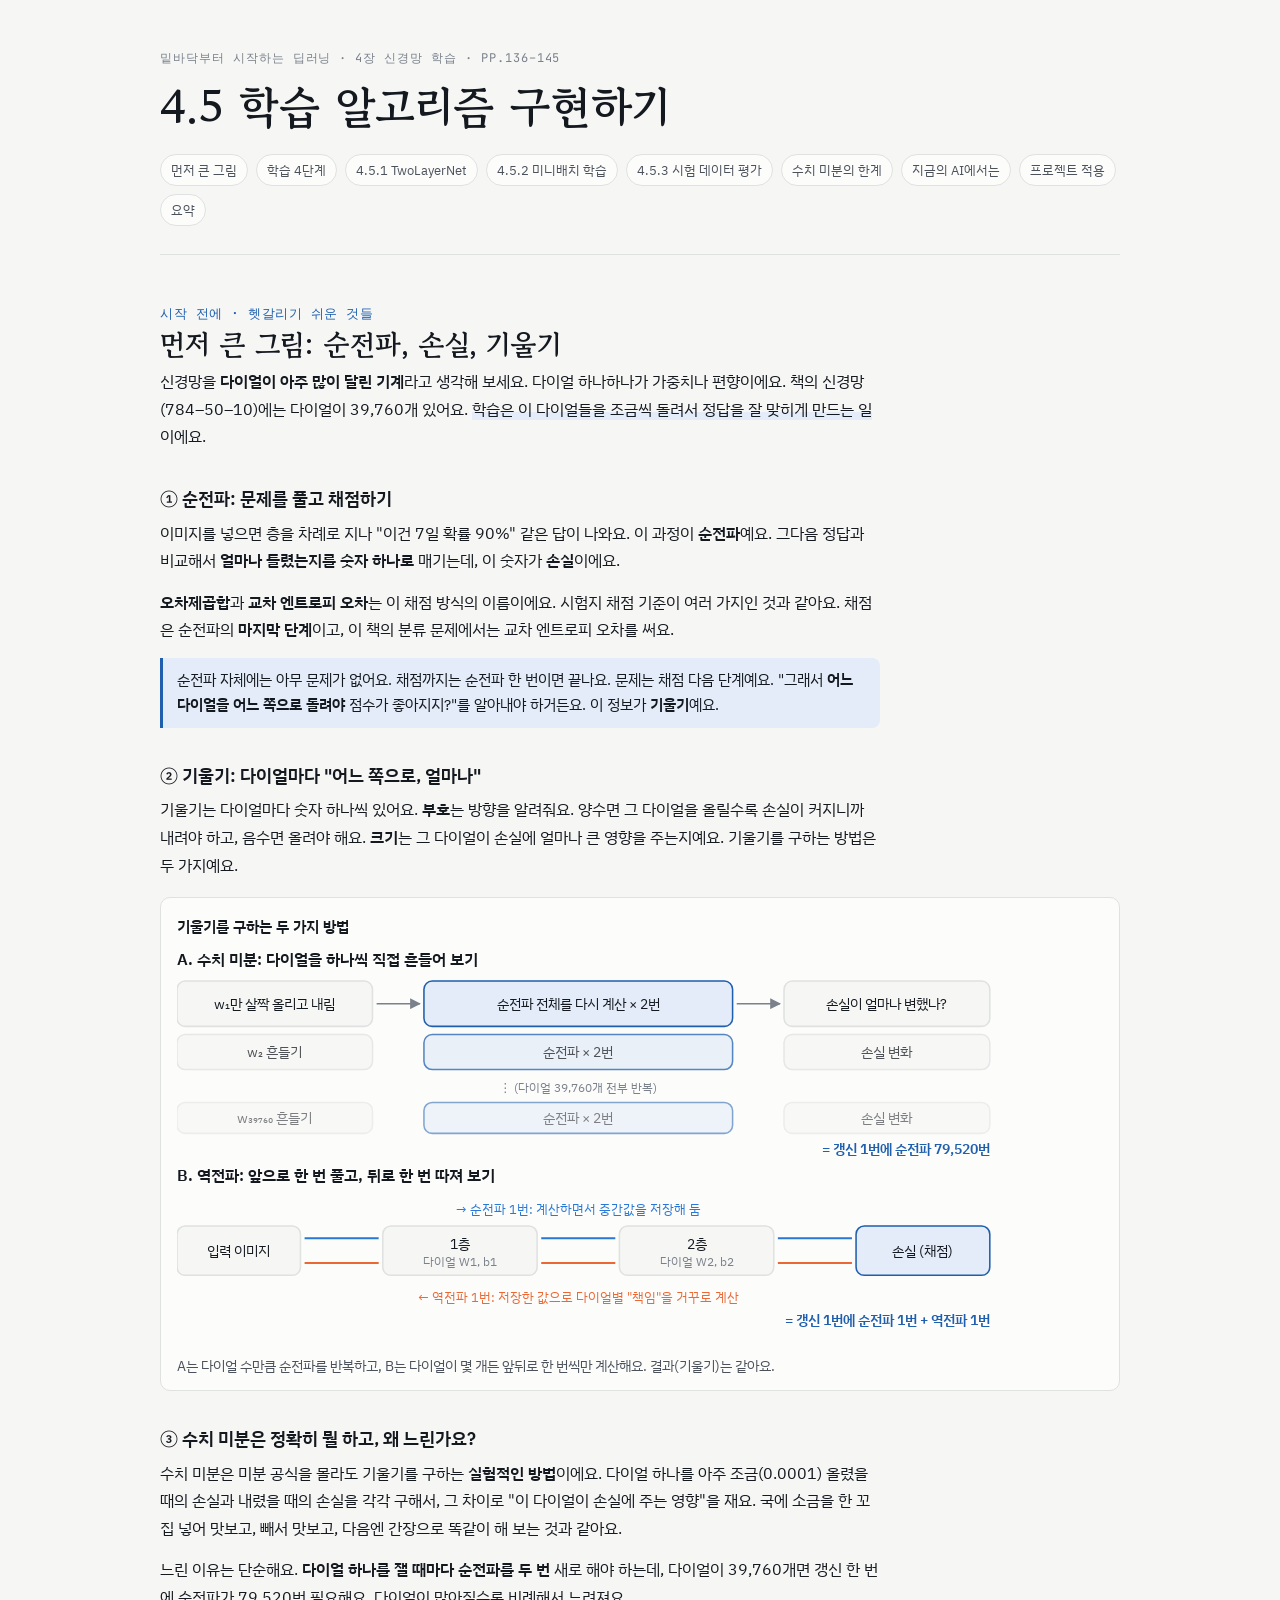
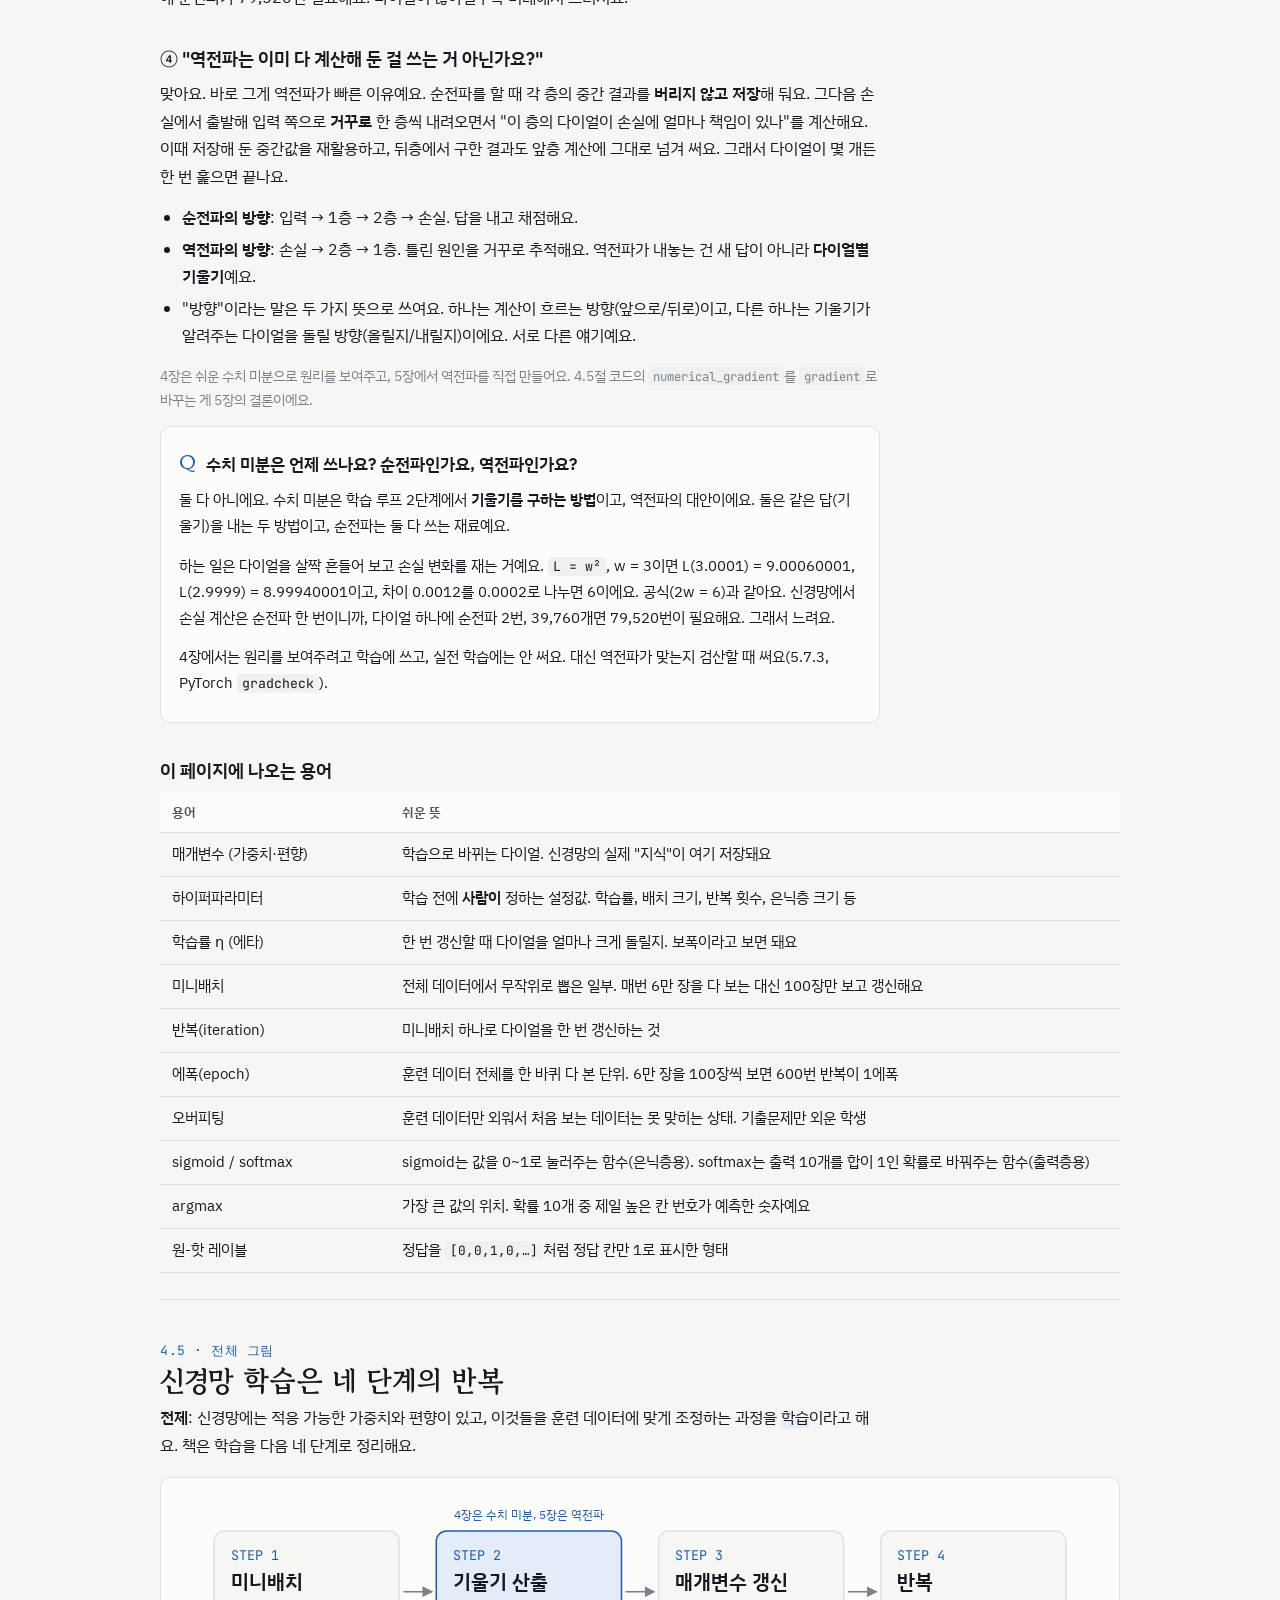
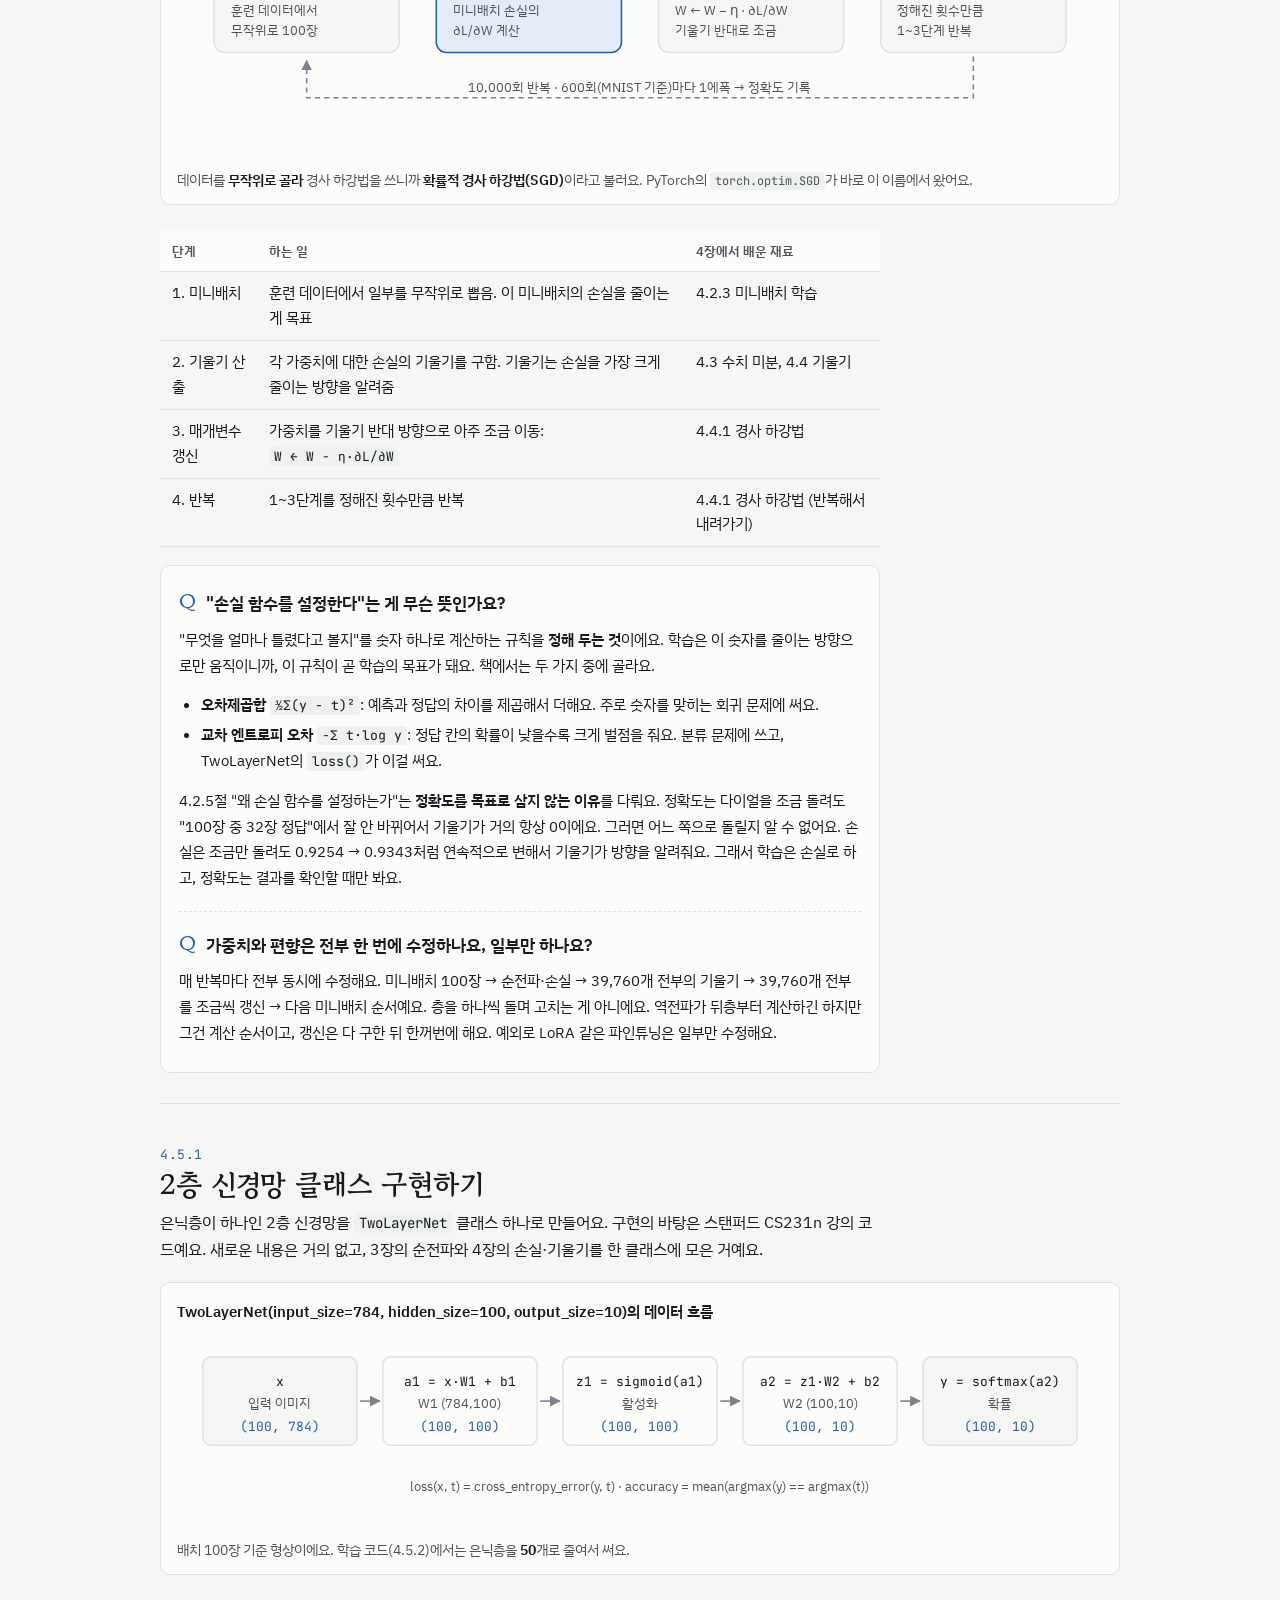
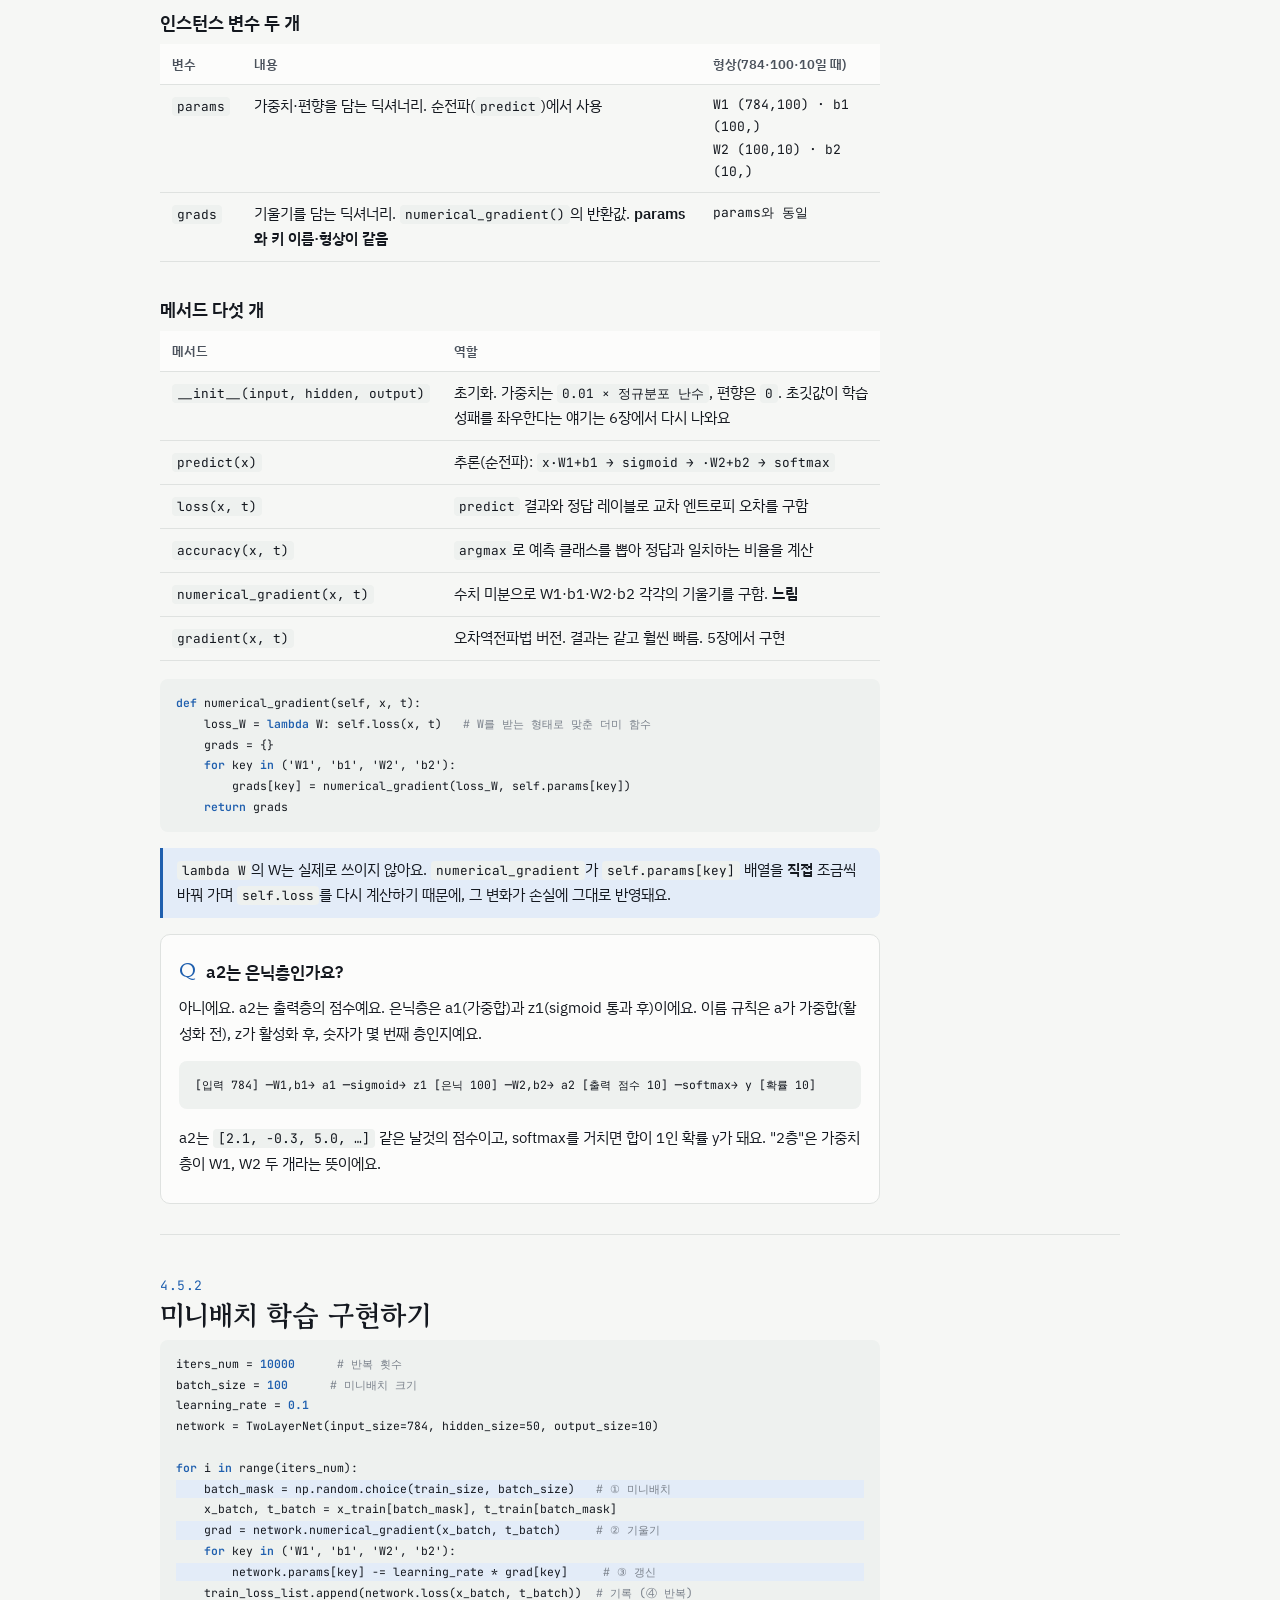
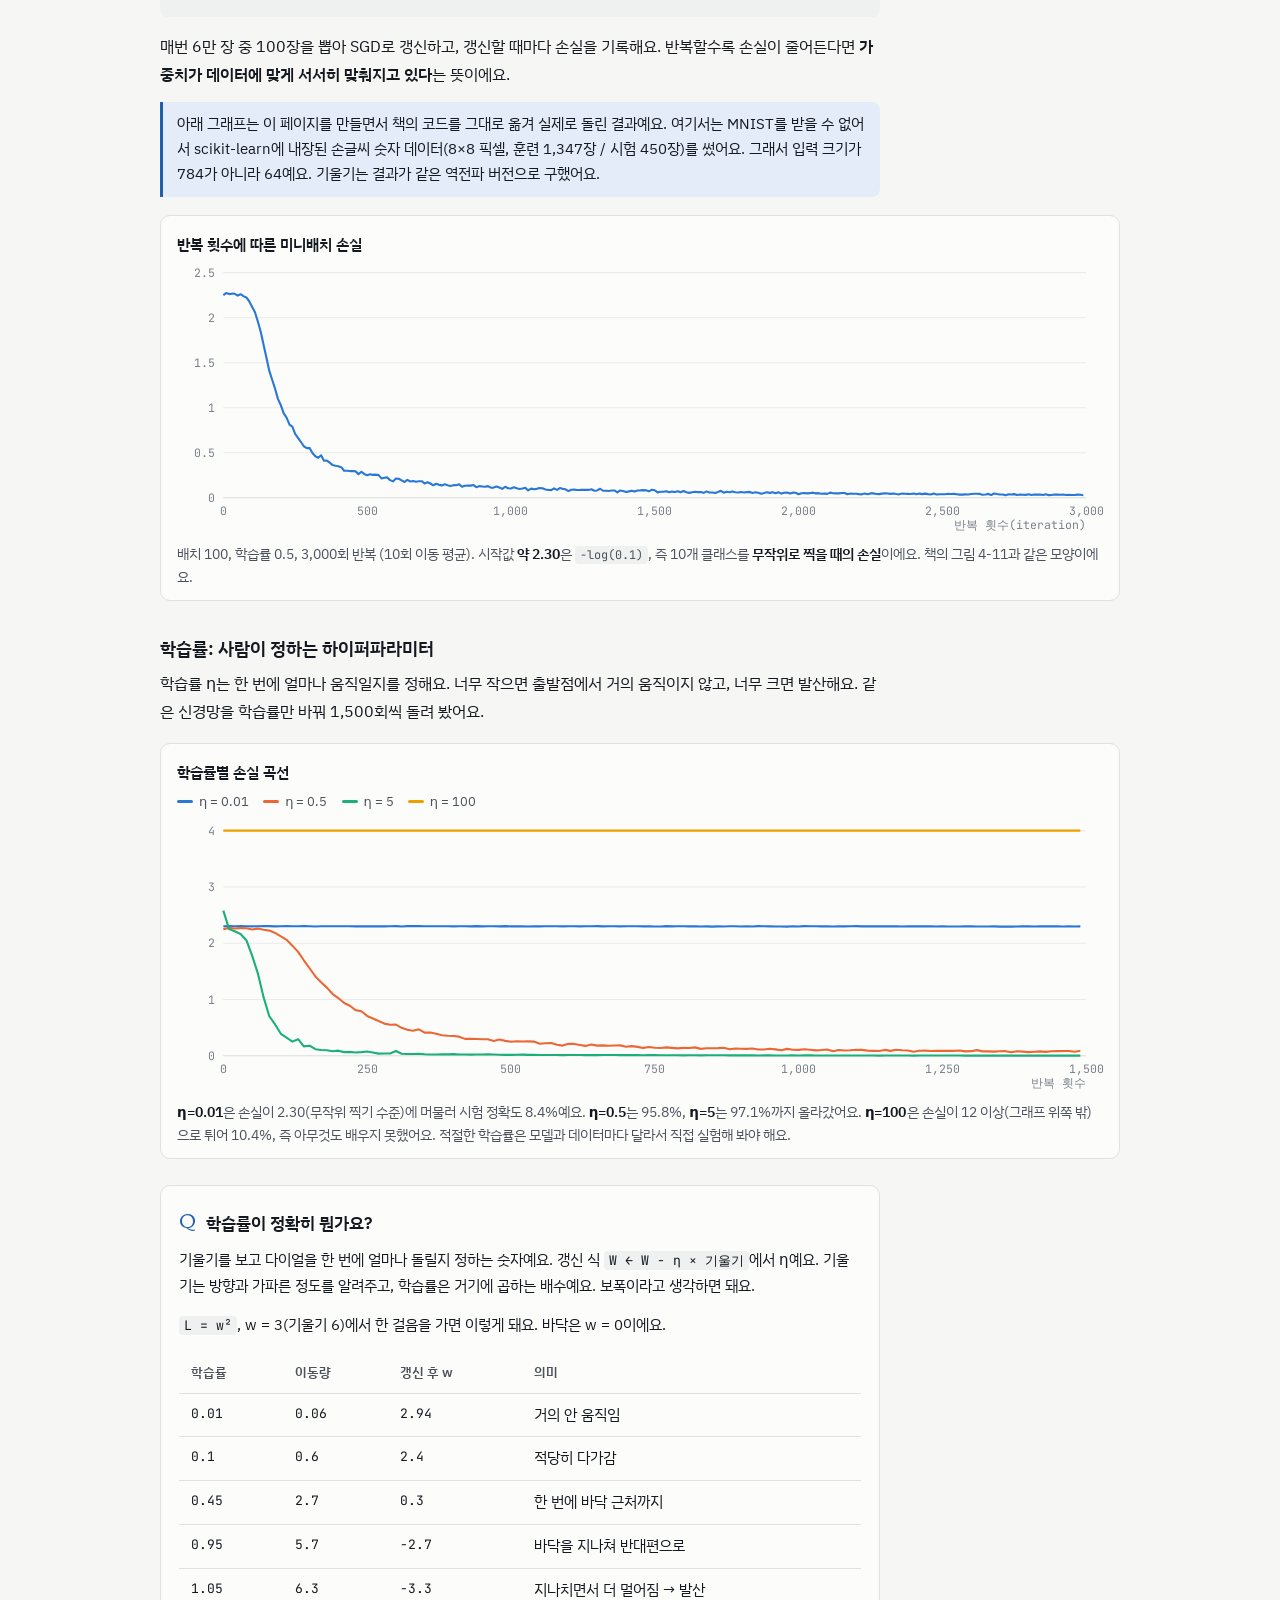
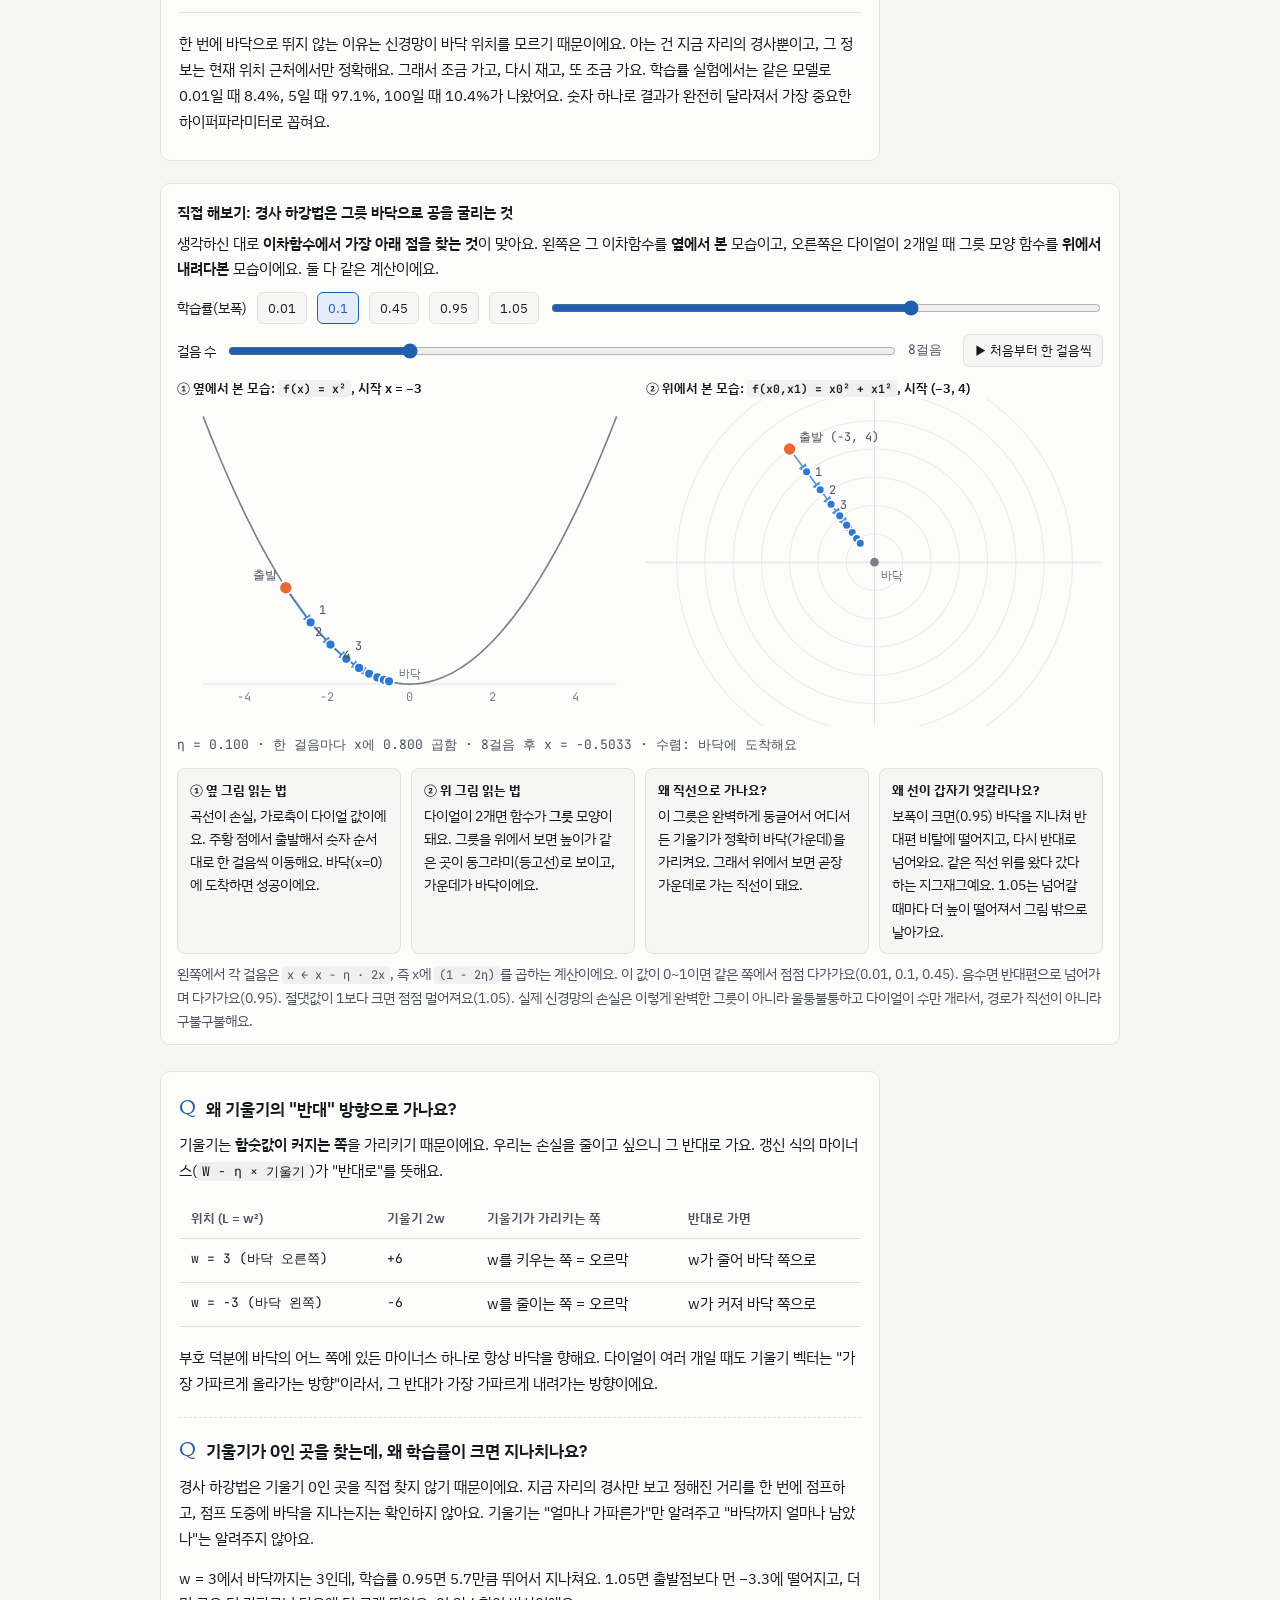
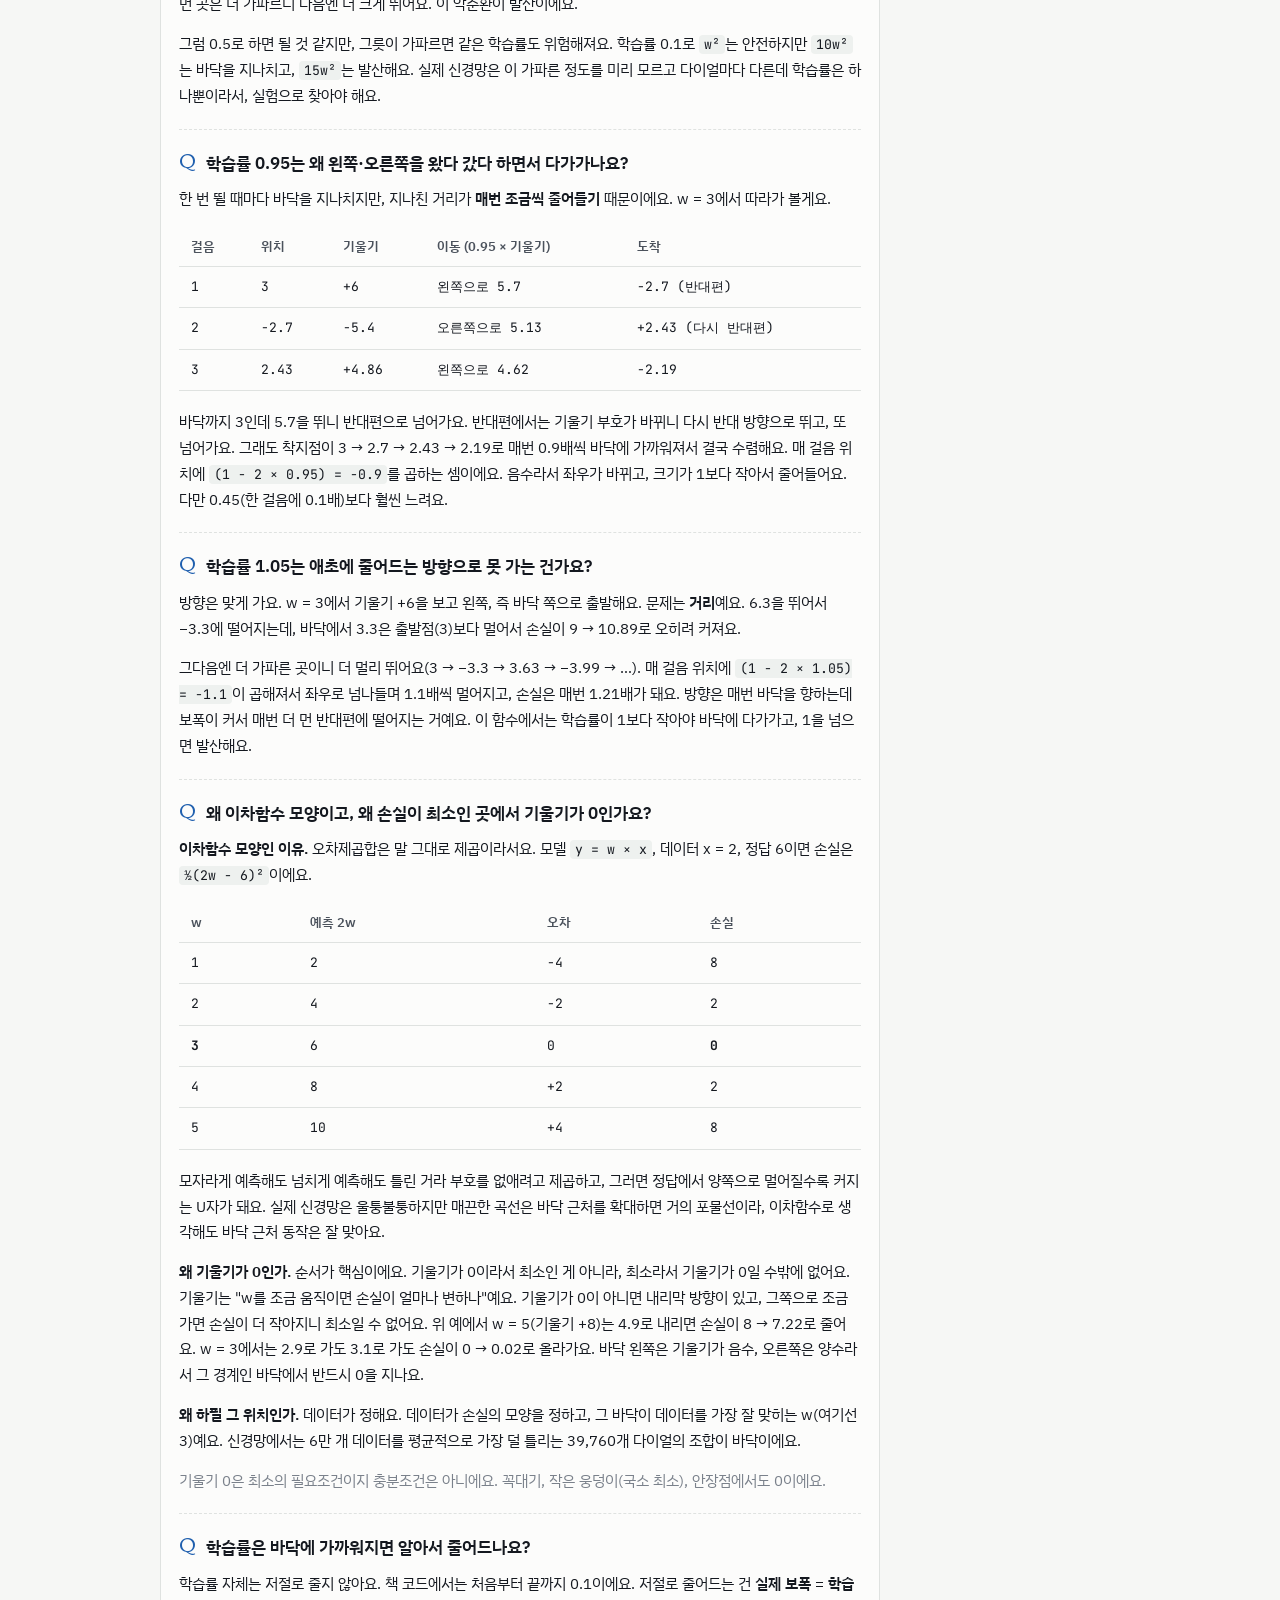
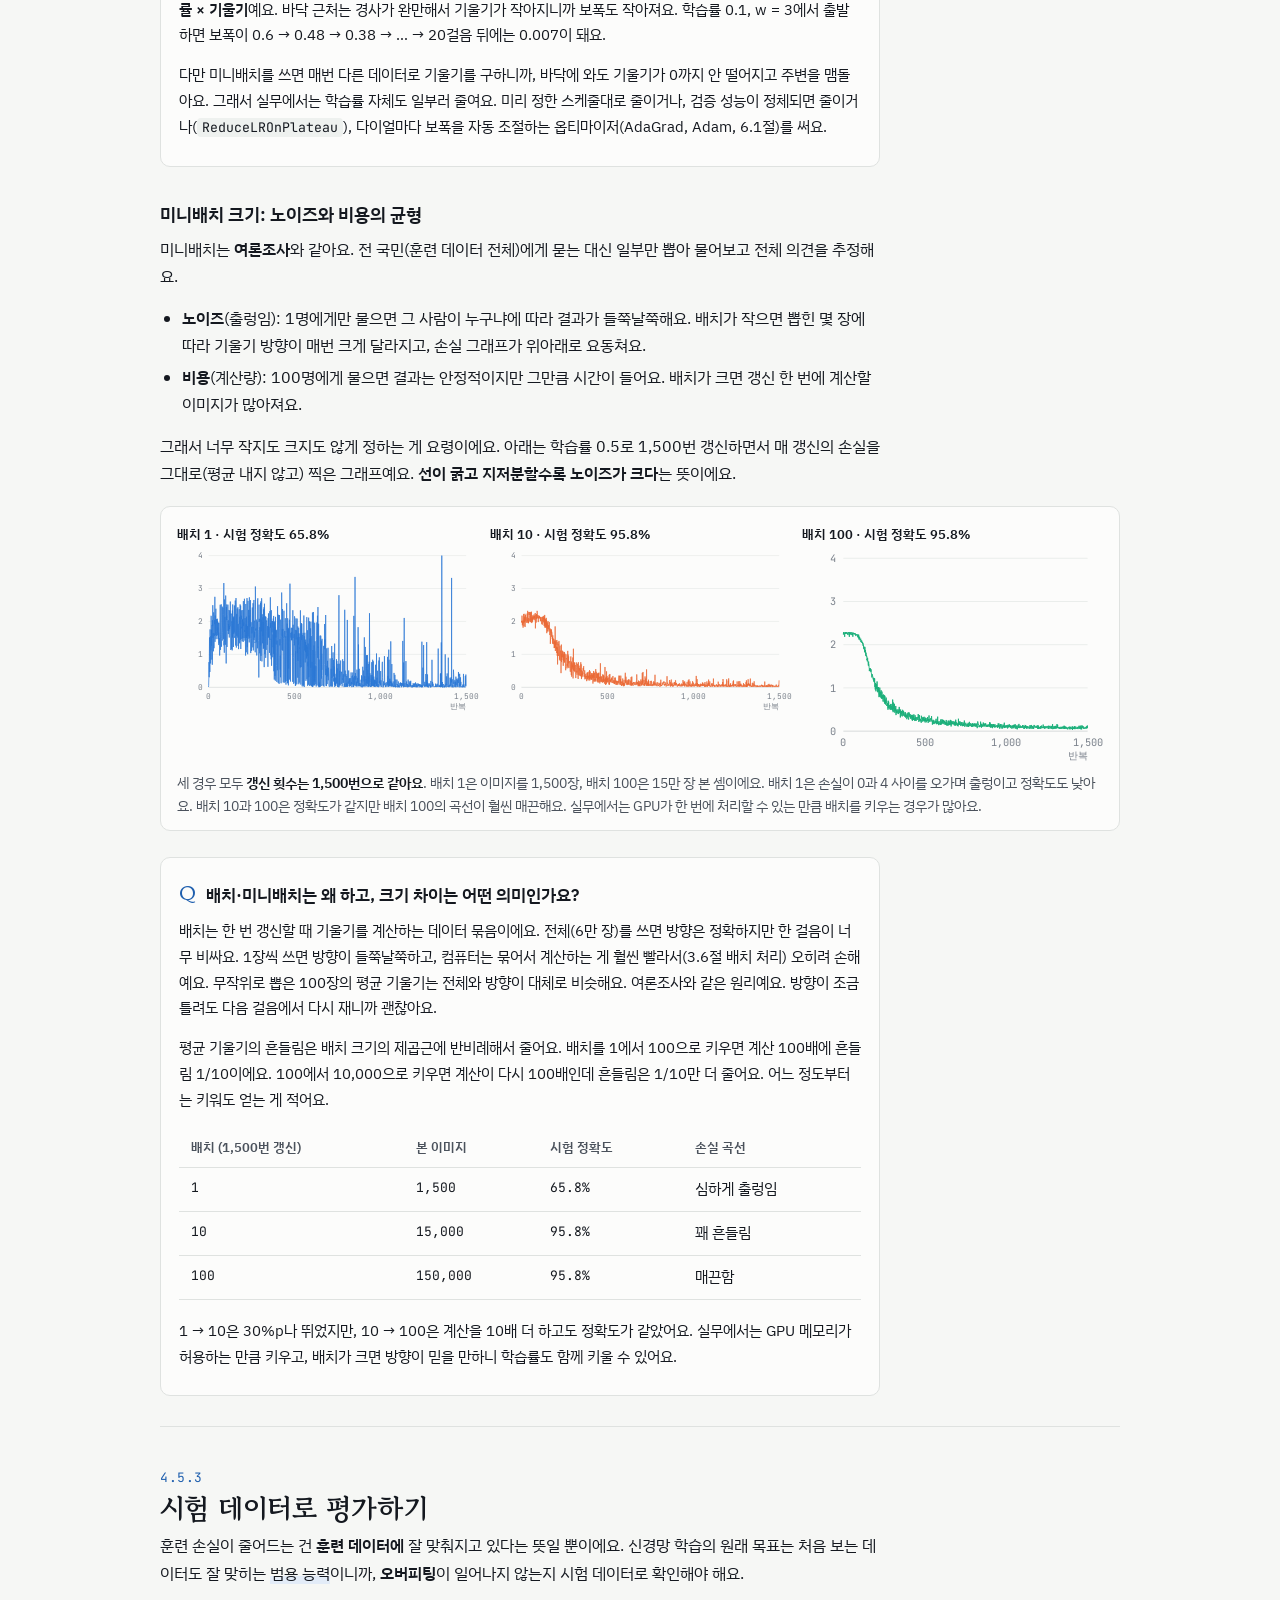
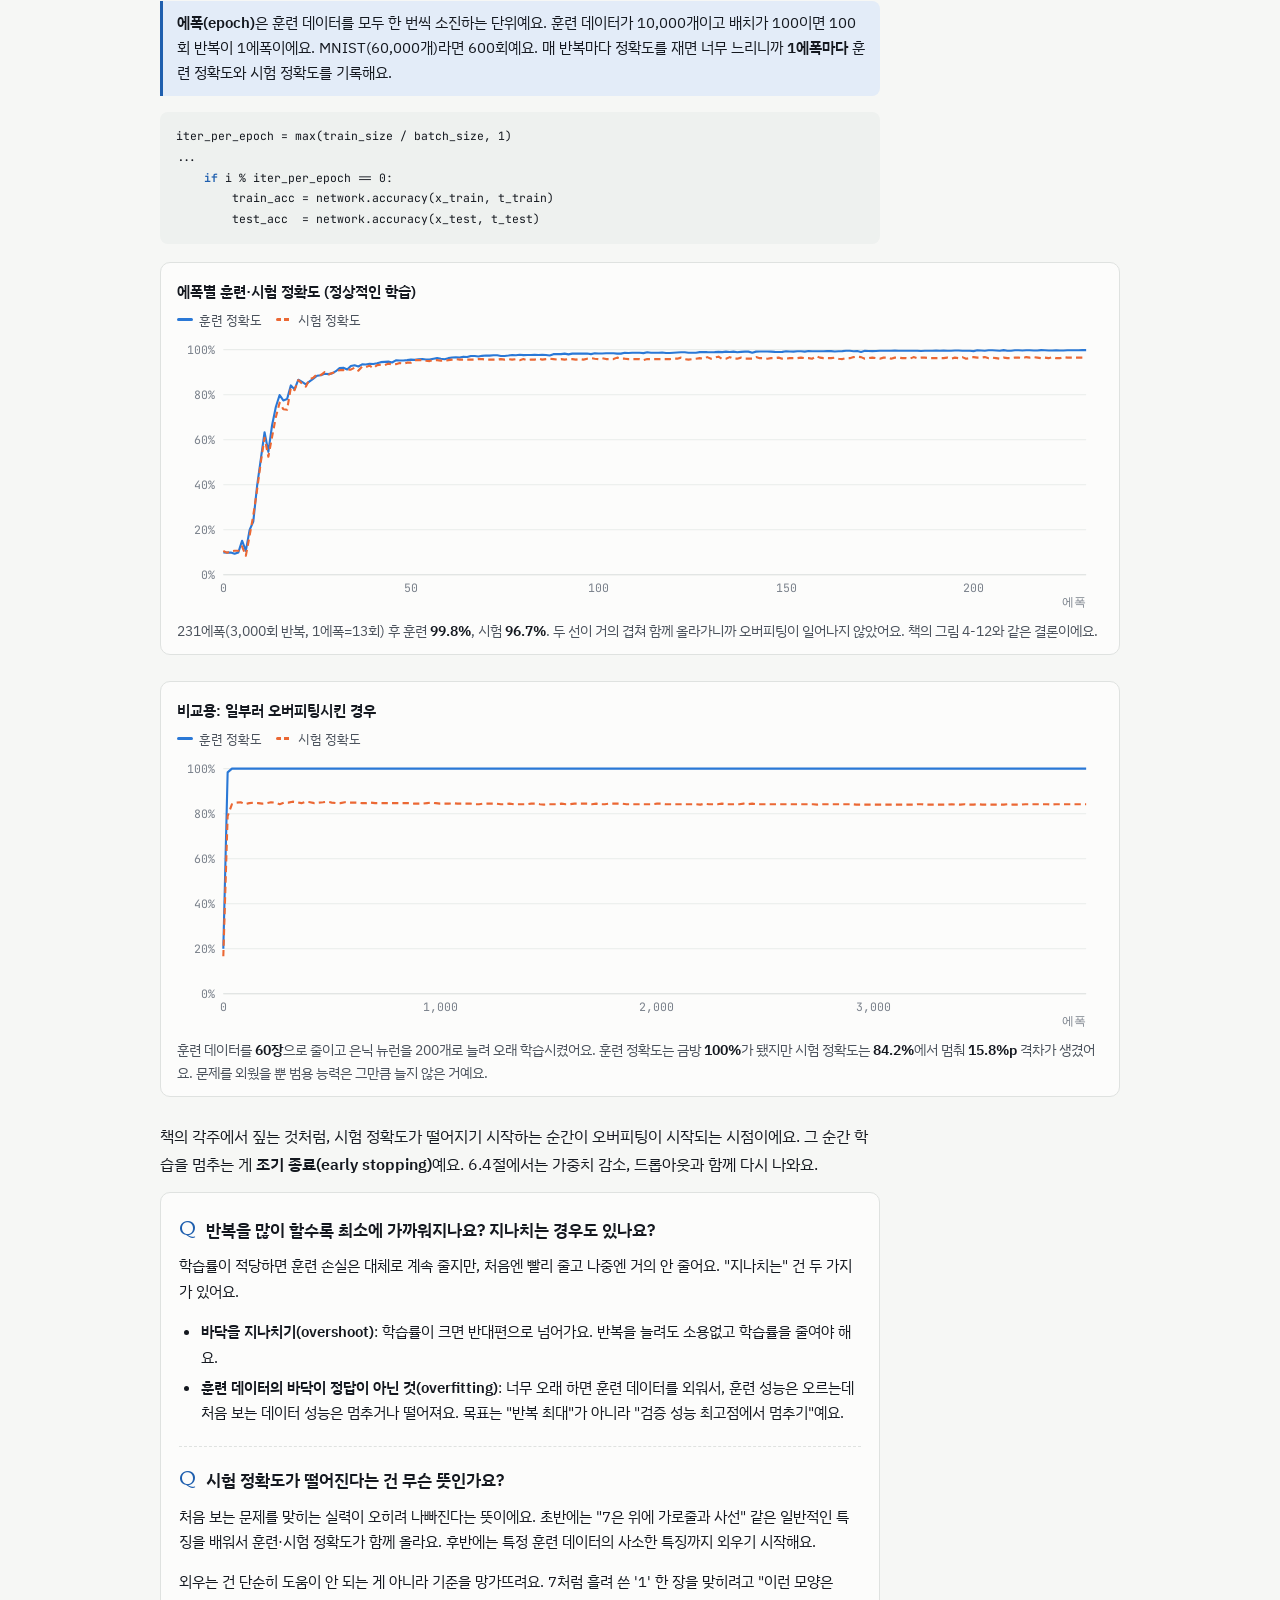
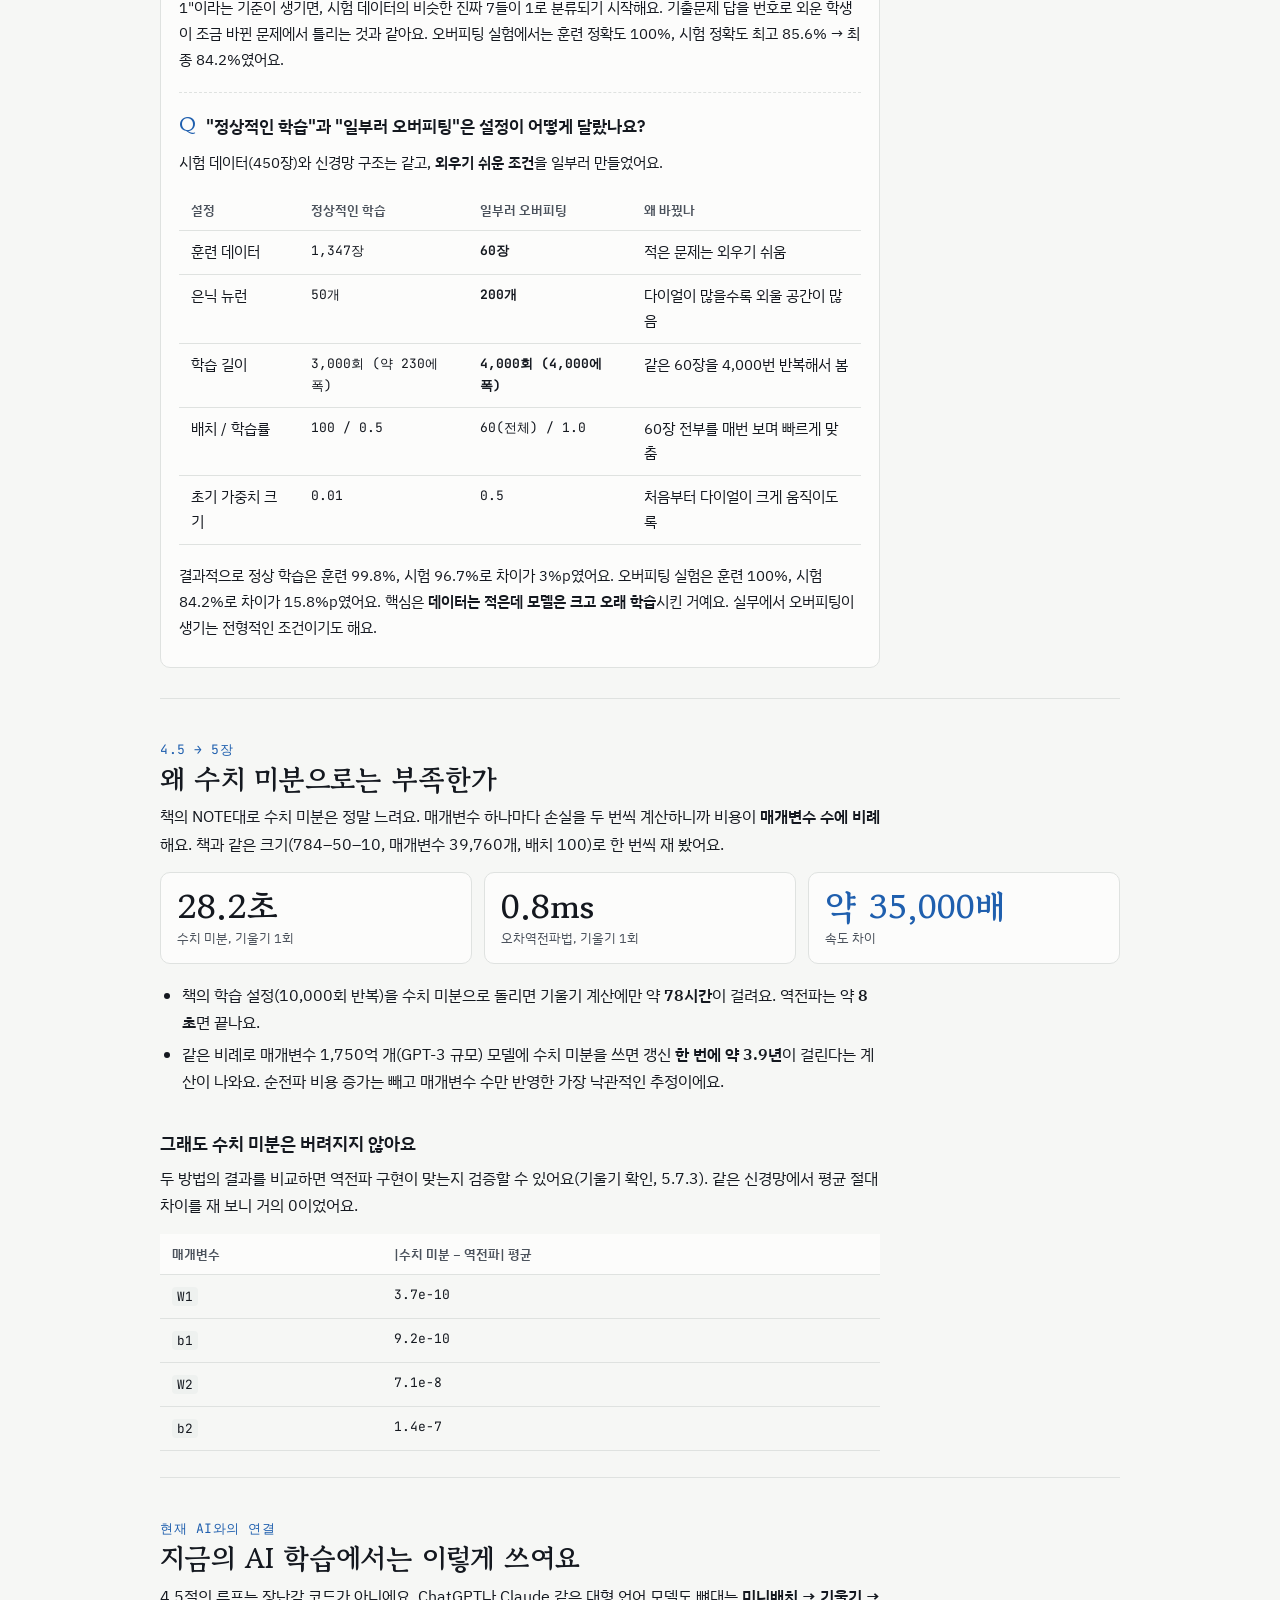
<file: week03/4.5 학습 알고리즘 노트.html>
<!doctype html><html><head><meta charset=utf8><meta name=viewport content="width=device-width,initial-scale=1,viewport-fit=cover"><style>:root{color-scheme:light;box-sizing:border-box;padding-top:env(safe-area-inset-top,0px);padding-bottom:env(safe-area-inset-bottom,0px)}html{scroll-padding-top:env(safe-area-inset-top,0px)}body{margin:0;padding:0;font:14px -apple-system,BlinkMacSystemFont,sans-serif;background:#fff;color:#000}img{max-width:100%}[hidden]:not([hidden=until-found i]){display:none!important}</style></head><body>
<title>4.5 학습 알고리즘 노트</title>
<meta name="claude:viewport-fit-sides" content="cover">
<link rel="preconnect" href="https://fonts.googleapis.com">
<link rel="stylesheet" href="https://fonts.googleapis.com/css2?family=Gowun+Batang:wght@400;700&family=IBM+Plex+Sans+KR:wght@400;500;600&family=JetBrains+Mono:wght@400;600&display=swap">
<style>
/* Layout: one reading column (≈720px) with figures allowed to widen to 960px; a lab-notebook feel — grid paper hint, margin labels for section numbers. */
:root{
  --paper:#f6f7f5; --sheet:#fcfcfb; --ink:#14181f; --ink-2:#4b525c; --ink-3:#7a818b;
  --rule:#dfe2e0; --grid:#e9ecea; --accent:#1f5fae; --accent-soft:#e3ecf8; --code-bg:#eef1ef;
  --s1:#2a78d6; --s2:#eb6834; --s3:#1baf7a; --s4:#eda100; --warn:#b4471f;
  --f-display:"Gowun Batang", "Noto Serif KR", serif;
  --f-body:"IBM Plex Sans KR", "Apple SD Gothic Neo", "Malgun Gothic", system-ui, sans-serif;
  --f-mono:"JetBrains Mono", ui-monospace, "SFMono-Regular", Menlo, monospace;
}
@media (prefers-color-scheme: dark){ :root:not([data-theme="light"]){
  --paper:#15181c; --sheet:#1b1f24; --ink:#eceef0; --ink-2:#b9bec5; --ink-3:#8a9099;
  --rule:#2e343b; --grid:#21262c; --accent:#7fb0ef; --accent-soft:#1f2c3d; --code-bg:#20252b;
  --s1:#3987e5; --s2:#d95926; --s3:#199e70; --s4:#c98500; --warn:#f08a5d; color-scheme:dark }}
:root[data-theme="dark"]{
  --paper:#15181c; --sheet:#1b1f24; --ink:#eceef0; --ink-2:#b9bec5; --ink-3:#8a9099;
  --rule:#2e343b; --grid:#21262c; --accent:#7fb0ef; --accent-soft:#1f2c3d; --code-bg:#20252b;
  --s1:#3987e5; --s2:#d95926; --s3:#199e70; --s4:#c98500; --warn:#f08a5d; color-scheme:dark }
*{box-sizing:border-box}
body{background:var(--paper);color:var(--ink);font-family:var(--f-body);font-size:16px;line-height:1.72;
  padding-left:max(16px,env(safe-area-inset-left,0px));padding-right:max(16px,env(safe-area-inset-right,0px));padding-block:0 64px}
.wrap{max-width:960px;margin:0 auto}
.col{max-width:720px}
header{padding-block:48px 28px;border-bottom:1px solid var(--rule);margin-bottom:8px}
.eyebrow{font-family:var(--f-mono);font-size:12px;letter-spacing:.08em;color:var(--ink-3);text-transform:uppercase}
h1{font-family:var(--f-display);font-weight:700;font-size:clamp(30px,5vw,44px);line-height:1.25;margin:10px 0 12px;text-wrap:balance}
h2{font-family:var(--f-display);font-weight:700;font-size:28px;line-height:1.3;margin:0 0 6px;text-wrap:balance}
h3{font-size:18px;font-weight:600;margin:32px 0 6px}
p{margin:0 0 14px}
.lede{font-size:17px;color:var(--ink-2);max-width:640px}
nav.toc{display:flex;flex-wrap:wrap;gap:8px;margin-top:20px}
nav.toc a{font-size:13px;color:var(--ink-2);text-decoration:none;border:1px solid var(--rule);background:var(--sheet);padding:4px 10px;border-radius:999px}
nav.toc a:hover,nav.toc a:focus-visible{border-color:var(--accent);color:var(--accent);outline:none}
section{padding-block:40px 8px;border-bottom:1px solid var(--rule)}
.sec-no{font-family:var(--f-mono);font-size:13px;color:var(--accent);letter-spacing:.04em}
.muted{color:var(--ink-3);font-size:14px}
code{font-family:var(--f-mono);font-size:.88em;background:var(--code-bg);padding:1px 5px;border-radius:4px}
pre{font-family:var(--f-mono);font-size:13px;line-height:1.6;background:var(--code-bg);padding:14px 16px;border-radius:8px;overflow-x:auto;margin:0 0 16px;max-width:100%}
pre code{background:none;padding:0}
pre .c{color:var(--ink-3)} pre .k{color:var(--accent);font-weight:600} pre .hl{background:var(--accent-soft);display:inline-block;width:100%}
strong{font-weight:600}
.key{background:linear-gradient(transparent 62%,var(--accent-soft) 62%)}
ul,ol{padding-left:22px;margin:0 0 14px} li{margin:4px 0}
.tw{overflow-x:auto;margin:0 0 18px}
table{border-collapse:collapse;width:100%;font-size:14.5px;min-width:520px}
th,td{text-align:left;vertical-align:top;padding:9px 12px;border-bottom:1px solid var(--rule)}
th{font-weight:600;color:var(--ink-2);font-size:13px;background:var(--sheet)}
td code{white-space:nowrap}
.num{font-variant-numeric:tabular-nums;font-family:var(--f-mono);font-size:13px}
figure{margin:18px 0 26px;background:var(--sheet);border:1px solid var(--rule);border-radius:10px;padding:16px 16px 12px}
figcaption{font-size:13.5px;color:var(--ink-2);margin-top:8px}
figcaption b{color:var(--ink);font-weight:600}
.fig-title{font-weight:600;font-size:15px;margin-bottom:2px}
.legend{display:flex;flex-wrap:wrap;gap:14px;font-size:13px;color:var(--ink-2);margin:4px 0 6px}
.legend span{display:inline-flex;align-items:center;gap:6px}
.legend i{width:16px;height:3px;border-radius:2px;display:inline-block}
.legend i.dash{background:repeating-linear-gradient(90deg,currentColor 0 5px,transparent 5px 8px)!important}
.chart{position:relative;width:100%}
.chart svg{display:block;width:100%;height:auto;overflow:visible}
.chart text{fill:var(--ink-3);font-family:var(--f-mono);font-size:11px}
.chart .gridl{stroke:var(--grid);stroke-width:1}
.chart .axis{stroke:var(--rule);stroke-width:1}
.tip{position:absolute;pointer-events:none;background:var(--ink);color:var(--paper);font-size:12px;font-family:var(--f-mono);padding:6px 8px;border-radius:6px;white-space:nowrap;transform:translate(-50%,-110%);opacity:0;transition:opacity .1s;z-index:3;line-height:1.5}
.tip.on{opacity:1}
.grid2{display:grid;grid-template-columns:repeat(auto-fit,minmax(260px,1fr));gap:14px}
.grid3{display:grid;grid-template-columns:repeat(auto-fit,minmax(220px,1fr));gap:12px}
.grid2>*,.grid3>*{min-width:0}
.tile{background:var(--sheet);border:1px solid var(--rule);border-radius:10px;padding:14px 16px}
.tile .big{font-family:var(--f-display);font-size:34px;font-weight:700;line-height:1.15;font-variant-numeric:tabular-nums}
.tile .lbl{font-size:13px;color:var(--ink-2)}
.tile.hero .big{color:var(--accent)}
.note{border-left:3px solid var(--accent);background:var(--accent-soft);padding:10px 14px;border-radius:0 8px 8px 0;font-size:14.5px;margin:0 0 16px}
.case{background:var(--sheet);border:1px solid var(--rule);border-radius:10px;padding:16px 18px}
.case h4{margin:0 0 4px;font-size:16px;font-weight:600}
.case .from{font-family:var(--f-mono);font-size:12px;color:var(--accent);margin-bottom:6px}
.case p{font-size:14.5px;margin:0 0 8px} .case p:last-child{margin:0}
.loop svg text{font-family:var(--f-body)}
.ctrl{display:flex;flex-wrap:wrap;align-items:center;gap:10px;margin:6px 0 10px;font-size:14px}
.ctrl button{font:inherit;font-size:13px;border:1px solid var(--rule);background:var(--paper);color:var(--ink);padding:4px 10px;border-radius:6px;cursor:pointer}
.ctrl button[aria-pressed="true"]{border-color:var(--accent);color:var(--accent);background:var(--accent-soft)}
.ctrl button:focus-visible{outline:2px solid var(--accent);outline-offset:2px}
.ctrl input[type=range]{flex:1;min-width:140px;accent-color:var(--accent)}
.readout{font-family:var(--f-mono);font-size:13px;color:var(--ink-2)}
.check li{list-style:none;position:relative;padding-left:4px}
.check{padding-left:18px}
.check li::before{content:"";position:absolute;left:-16px;top:.62em;width:8px;height:8px;border-radius:2px;background:var(--accent)}
.sm{display:grid;grid-template-columns:repeat(auto-fit,minmax(250px,1fr));gap:12px}
.sm>div{min-width:0}
.sm .smt{font-size:13px;font-weight:600;margin-bottom:2px}
.bd rect{fill:var(--paper);stroke:var(--rule);stroke-width:1.5}
.bd rect.fw{fill:var(--accent-soft);stroke:var(--accent)}
.bd text{font-family:var(--f-body)}
.bd .h{font-size:16px;font-weight:600;fill:var(--ink)}
.bd .t{font-size:13.5px;fill:var(--ink)}
.bd .s{font-size:12px;fill:var(--ink-3)}
.bd .em{font-size:14px;font-weight:600;fill:var(--accent)}
.bd .b1{font-size:13px;fill:var(--s1)} .bd .b2{font-size:13px;fill:var(--s2)}
.bd .arr{stroke:var(--ink-3);stroke-width:1.5;fill:none;marker-end:url(#arB)}
.bd .fwd{stroke:var(--s1);stroke-width:2;marker-end:none}
.bd .bwd{stroke:var(--s2);stroke-width:2;marker-end:none}
.guide{display:grid;grid-template-columns:repeat(auto-fit,minmax(200px,1fr));gap:10px;margin:12px 0 4px}
.guide div{background:var(--paper);border:1px solid var(--rule);border-radius:8px;padding:10px 12px;font-size:13.5px;min-width:0}
.guide b{display:block;font-size:13px;margin-bottom:2px}
.plain{font-size:13.5px;color:var(--ink-2);border-top:1px dashed var(--rule);padding-top:8px;margin-top:8px}
.plain b{color:var(--ink)}
p code,li code,h4 code{overflow-wrap:anywhere}
.steps{padding-left:22px}
.steps li{margin:0 0 14px}
.src{display:inline-block;font-size:12px;color:var(--accent);font-family:var(--f-mono)}
.qnav{display:flex;flex-wrap:wrap;gap:6px;margin:4px 0 8px}
.qnav a{font-size:12.5px;color:var(--ink-2);text-decoration:none;border:1px solid var(--rule);background:var(--sheet);padding:3px 9px;border-radius:999px}
.qnav a:hover,.qnav a:focus-visible{border-color:var(--accent);color:var(--accent);outline:none}
.qa-box{background:var(--sheet);border:1px solid var(--rule);border-radius:10px;padding:4px 18px 6px;margin:8px auto 22px 0}
.qa-box .qa-topic{border-bottom:0;margin-bottom:0;color:var(--accent)}
.qa-box .qa:last-child{border-bottom:0}
.qa-group{margin-top:26px}
.qa-topic{font-family:var(--f-mono);font-size:12px;letter-spacing:.06em;color:var(--ink-3);text-transform:uppercase;border-bottom:1px solid var(--rule);padding-bottom:4px;margin-bottom:6px}
.qa{padding:14px 0 6px;border-bottom:1px dashed var(--rule);scroll-margin-top:16px}
.qa:last-child{border-bottom:0}
.qa .q{margin:0 0 8px;font-size:17px;display:flex;gap:10px;align-items:baseline}
.qa .q::before{content:"Q";font-family:var(--f-display);font-weight:700;color:var(--accent);font-size:20px;flex:none}
.qa p,.qa ul{font-size:15px}
.refs{font-size:13px;color:var(--ink-2);padding-left:18px}
.refs a{color:var(--accent)}
footer{padding-top:28px;font-size:13px;color:var(--ink-3)}
@media (prefers-reduced-motion:reduce){*{transition:none!important}}
</style>

<div class="wrap">
<header>
  <div class="eyebrow">밑바닥부터 시작하는 딥러닝 · 4장 신경망 학습 · pp.136–145</div>
  <h1>4.5 학습 알고리즘 구현하기</h1>
  <nav class="toc" aria-label="목차">
    <a href="#basics">먼저 큰 그림</a><a href="#loop">학습 4단계</a><a href="#net">4.5.1 TwoLayerNet</a><a href="#mini">4.5.2 미니배치 학습</a><a href="#eval">4.5.3 시험 데이터 평가</a><a href="#speed">수치 미분의 한계</a><a href="#now">지금의 AI에서는</a><a href="#apply">프로젝트 적용</a><a href="#sum">요약</a>
  </nav>
</header>

<section id="basics">
  <div class="sec-no">시작 전에 · 헷갈리기 쉬운 것들</div>
  <h2>먼저 큰 그림: 순전파, 손실, 기울기</h2>
  <div class="col">
  <p>신경망을 <strong>다이얼이 아주 많이 달린 기계</strong>라고 생각해 보세요. 다이얼 하나하나가 가중치나 편향이에요. 책의 신경망(784–50–10)에는 다이얼이 39,760개 있어요. <span class="key">학습은 이 다이얼들을 조금씩 돌려서 정답을 잘 맞히게 만드는 일</span>이에요.</p>

  <h3>① 순전파: 문제를 풀고 채점하기</h3>
  <p>이미지를 넣으면 층을 차례로 지나 "이건 7일 확률 90%" 같은 답이 나와요. 이 과정이 <strong>순전파</strong>예요. 그다음 정답과 비교해서 <strong>얼마나 틀렸는지를 숫자 하나로</strong> 매기는데, 이 숫자가 <strong>손실</strong>이에요.</p>
  <p><strong>오차제곱합</strong>과 <strong>교차 엔트로피 오차</strong>는 이 채점 방식의 이름이에요. 시험지 채점 기준이 여러 가지인 것과 같아요. 채점은 순전파의 <strong>마지막 단계</strong>이고, 이 책의 분류 문제에서는 교차 엔트로피 오차를 써요.</p>
  <div class="note">순전파 자체에는 아무 문제가 없어요. 채점까지는 순전파 한 번이면 끝나요. 문제는 채점 다음 단계예요. "그래서 <strong>어느 다이얼을 어느 쪽으로 돌려야</strong> 점수가 좋아지지?"를 알아내야 하거든요. 이 정보가 <strong>기울기</strong>예요.</div>

  <h3>② 기울기: 다이얼마다 "어느 쪽으로, 얼마나"</h3>
  <p>기울기는 다이얼마다 숫자 하나씩 있어요. <strong>부호</strong>는 방향을 알려줘요. 양수면 그 다이얼을 올릴수록 손실이 커지니까 내려야 하고, 음수면 올려야 해요. <strong>크기</strong>는 그 다이얼이 손실에 얼마나 큰 영향을 주는지예요. 기울기를 구하는 방법은 두 가지예요.</p>
  </div>

  <figure>
    <div class="fig-title">기울기를 구하는 두 가지 방법</div>
    <div class="tw" style="margin:0"><svg class="bd" viewBox="0 0 900 385" style="min-width:640px;width:100%" role="img" aria-label="수치 미분은 가중치마다 순전파를 두 번씩 반복하고, 역전파는 순전파 한 번과 역방향 계산 한 번으로 끝난다">
      <defs><marker id="arB" viewBox="0 0 10 10" refX="9" refY="5" markerWidth="7" markerHeight="7" orient="auto"><path d="M0 0L10 5L0 10z" style="fill:var(--ink-3)"/></marker></defs>
      <text x="0" y="22" class="h">A. 수치 미분: 다이얼을 하나씩 직접 흔들어 보기</text>
      <g transform="translate(0,38)">
        <rect x="0" y="0" width="190" height="44" rx="8"/><text x="95" y="27" text-anchor="middle" class="t">w₁만 살짝 올리고 내림</text>
        <line x1="194" y1="22" x2="236" y2="22" class="arr"/>
        <rect x="240" y="0" width="300" height="44" rx="8" class="fw"/><text x="390" y="27" text-anchor="middle" class="t">순전파 전체를 다시 계산 × 2번</text>
        <line x1="544" y1="22" x2="586" y2="22" class="arr"/>
        <rect x="590" y="0" width="200" height="44" rx="8"/><text x="690" y="27" text-anchor="middle" class="t">손실이 얼마나 변했나?</text>
      </g>
      <g transform="translate(0,90)" opacity=".75">
        <rect x="0" y="0" width="190" height="34" rx="8"/><text x="95" y="22" text-anchor="middle" class="t">w₂ 흔들기</text>
        <rect x="240" y="0" width="300" height="34" rx="8" class="fw"/><text x="390" y="22" text-anchor="middle" class="t">순전파 × 2번</text>
        <rect x="590" y="0" width="200" height="34" rx="8"/><text x="690" y="22" text-anchor="middle" class="t">손실 변화</text>
      </g>
      <text x="390" y="146" text-anchor="middle" class="s">⋮  (다이얼 39,760개 전부 반복)</text>
      <g transform="translate(0,156)" opacity=".55">
        <rect x="0" y="0" width="190" height="30" rx="8"/><text x="95" y="20" text-anchor="middle" class="t">w₃₉₇₆₀ 흔들기</text>
        <rect x="240" y="0" width="300" height="30" rx="8" class="fw"/><text x="390" y="20" text-anchor="middle" class="t">순전파 × 2번</text>
        <rect x="590" y="0" width="200" height="30" rx="8"/><text x="690" y="20" text-anchor="middle" class="t">손실 변화</text>
      </g>
      <text x="790" y="206" text-anchor="end" class="em">= 갱신 1번에 순전파 79,520번</text>

      <text x="0" y="232" class="h">B. 역전파: 앞으로 한 번 풀고, 뒤로 한 번 따져 보기</text>
      <g transform="translate(0,246)">
        <rect x="0" y="30" width="120" height="48" rx="8"/><text x="60" y="59" text-anchor="middle" class="t">입력 이미지</text>
        <rect x="200" y="30" width="150" height="48" rx="8"/><text x="275" y="52" text-anchor="middle" class="t">1층</text><text x="275" y="69" text-anchor="middle" class="s">다이얼 W1, b1</text>
        <rect x="430" y="30" width="150" height="48" rx="8"/><text x="505" y="52" text-anchor="middle" class="t">2층</text><text x="505" y="69" text-anchor="middle" class="s">다이얼 W2, b2</text>
        <rect x="660" y="30" width="130" height="48" rx="8" class="fw"/><text x="725" y="59" text-anchor="middle" class="t">손실 (채점)</text>
        <path d="M124 42 H196 M354 42 H426 M584 42 H656" class="arr fwd"/>
        <text x="390" y="18" text-anchor="middle" class="b1">→ 순전파 1번: 계산하면서 중간값을 저장해 둠</text>
        <path d="M656 66 H584 M426 66 H354 M196 66 H124" class="arr bwd"/>
        <text x="390" y="104" text-anchor="middle" class="b2">← 역전파 1번: 저장한 값으로 다이얼별 "책임"을 거꾸로 계산</text>
      </g>
      <text x="790" y="372" text-anchor="end" class="em">= 갱신 1번에 순전파 1번 + 역전파 1번</text>
    </svg></div>
    <figcaption>A는 다이얼 수만큼 순전파를 반복하고, B는 다이얼이 몇 개든 앞뒤로 한 번씩만 계산해요. 결과(기울기)는 같아요.</figcaption>
  </figure>

  <div class="col">
  <h3>③ 수치 미분은 정확히 뭘 하고, 왜 느린가요?</h3>
  <p>수치 미분은 미분 공식을 몰라도 기울기를 구하는 <strong>실험적인 방법</strong>이에요. 다이얼 하나를 아주 조금(0.0001) 올렸을 때의 손실과 내렸을 때의 손실을 각각 구해서, 그 차이로 "이 다이얼이 손실에 주는 영향"을 재요. 국에 소금을 한 꼬집 넣어 맛보고, 빼서 맛보고, 다음엔 간장으로 똑같이 해 보는 것과 같아요.</p>
  <p>느린 이유는 단순해요. <strong>다이얼 하나를 잴 때마다 순전파를 두 번</strong> 새로 해야 하는데, 다이얼이 39,760개면 갱신 한 번에 순전파가 79,520번 필요해요. 다이얼이 많아질수록 비례해서 느려져요.</p>

  <h3>④ "역전파는 이미 다 계산해 둔 걸 쓰는 거 아닌가요?"</h3>
  <p>맞아요. 바로 그게 역전파가 빠른 이유예요. 순전파를 할 때 각 층의 중간 결과를 <strong>버리지 않고 저장</strong>해 둬요. 그다음 손실에서 출발해 입력 쪽으로 <strong>거꾸로</strong> 한 층씩 내려오면서 "이 층의 다이얼이 손실에 얼마나 책임이 있나"를 계산해요. 이때 저장해 둔 중간값을 재활용하고, 뒤층에서 구한 결과도 앞층 계산에 그대로 넘겨 써요. 그래서 다이얼이 몇 개든 한 번 훑으면 끝나요.</p>
  <ul>
    <li><strong>순전파의 방향</strong>: 입력 → 1층 → 2층 → 손실. 답을 내고 채점해요.</li>
    <li><strong>역전파의 방향</strong>: 손실 → 2층 → 1층. 틀린 원인을 거꾸로 추적해요. 역전파가 내놓는 건 새 답이 아니라 <strong>다이얼별 기울기</strong>예요.</li>
    <li>"방향"이라는 말은 두 가지 뜻으로 쓰여요. 하나는 계산이 흐르는 방향(앞으로/뒤로)이고, 다른 하나는 기울기가 알려주는 다이얼을 돌릴 방향(올릴지/내릴지)이에요. 서로 다른 얘기예요.</li>
  </ul>
  <p class="muted">4장은 쉬운 수치 미분으로 원리를 보여주고, 5장에서 역전파를 직접 만들어요. 4.5절 코드의 <code>numerical_gradient</code>를 <code>gradient</code>로 바꾸는 게 5장의 결론이에요.</p>

  
  <div class="qa-box">
  <article class="qa" id="q-num"><h3 class="q">수치 미분은 언제 쓰나요? 순전파인가요, 역전파인가요?</h3>
    <p>둘 다 아니에요. 수치 미분은 학습 루프 2단계에서 <strong>기울기를 구하는 방법</strong>이고, 역전파의 대안이에요. 둘은 같은 답(기울기)을 내는 두 방법이고, 순전파는 둘 다 쓰는 재료예요.</p>
    <p>하는 일은 다이얼을 살짝 흔들어 보고 손실 변화를 재는 거예요. <code>L = w²</code>, w = 3이면 L(3.0001) = 9.00060001, L(2.9999) = 8.99940001이고, 차이 0.0012를 0.0002로 나누면 6이에요. 공식(2w = 6)과 같아요. 신경망에서 손실 계산은 순전파 한 번이니까, 다이얼 하나에 순전파 2번, 39,760개면 79,520번이 필요해요. 그래서 느려요.</p>
    <p>4장에서는 원리를 보여주려고 학습에 쓰고, 실전 학습에는 안 써요. 대신 역전파가 맞는지 검산할 때 써요(5.7.3, PyTorch <code>gradcheck</code>).</p>
  </article>
  </div>

  <h3>이 페이지에 나오는 용어</h3>
  </div>
  <div class="tw"><table>
    <thead><tr><th style="width:24%">용어</th><th>쉬운 뜻</th></tr></thead>
    <tbody>
      <tr><td>매개변수 (가중치·편향)</td><td>학습으로 바뀌는 다이얼. 신경망의 실제 "지식"이 여기 저장돼요</td></tr>
      <tr><td>하이퍼파라미터</td><td>학습 전에 <strong>사람이</strong> 정하는 설정값. 학습률, 배치 크기, 반복 횟수, 은닉층 크기 등</td></tr>
      <tr><td>학습률 η (에타)</td><td>한 번 갱신할 때 다이얼을 얼마나 크게 돌릴지. 보폭이라고 보면 돼요</td></tr>
      <tr><td>미니배치</td><td>전체 데이터에서 무작위로 뽑은 일부. 매번 6만 장을 다 보는 대신 100장만 보고 갱신해요</td></tr>
      <tr><td>반복(iteration)</td><td>미니배치 하나로 다이얼을 한 번 갱신하는 것</td></tr>
      <tr><td>에폭(epoch)</td><td>훈련 데이터 전체를 한 바퀴 다 본 단위. 6만 장을 100장씩 보면 600번 반복이 1에폭</td></tr>
      <tr><td>오버피팅</td><td>훈련 데이터만 외워서 처음 보는 데이터는 못 맞히는 상태. 기출문제만 외운 학생</td></tr>
      <tr><td>sigmoid / softmax</td><td>sigmoid는 값을 0~1로 눌러주는 함수(은닉층용). softmax는 출력 10개를 합이 1인 확률로 바꿔주는 함수(출력층용)</td></tr>
      <tr><td>argmax</td><td>가장 큰 값의 위치. 확률 10개 중 제일 높은 칸 번호가 예측한 숫자예요</td></tr>
      <tr><td>원-핫 레이블</td><td>정답을 <code>[0,0,1,0,…]</code>처럼 정답 칸만 1로 표시한 형태</td></tr>
    </tbody></table></div>
</section>

<section id="loop">
  <div class="sec-no">4.5 · 전체 그림</div>
  <h2>신경망 학습은 네 단계의 반복</h2>
  <div class="col">
  <p><strong>전제</strong>: 신경망에는 적응 가능한 가중치와 편향이 있고, 이것들을 훈련 데이터에 맞게 조정하는 과정을 <span class="key">학습</span>이라고 해요. 책은 학습을 다음 네 단계로 정리해요.</p>
  </div>
  <figure class="loop" aria-label="학습 4단계 순환 도식">
    <svg id="loopSvg" viewBox="0 0 900 250" role="img" aria-label="미니배치, 기울기 산출, 매개변수 갱신, 반복의 순환"></svg>
    <figcaption>데이터를 <b>무작위로 골라</b> 경사 하강법을 쓰니까 <b>확률적 경사 하강법(SGD)</b>이라고 불러요. PyTorch의 <code>torch.optim.SGD</code>가 바로 이 이름에서 왔어요.</figcaption>
  </figure>
  <div class="col">
  <div class="tw"><table>
    <thead><tr><th>단계</th><th>하는 일</th><th>4장에서 배운 재료</th></tr></thead>
    <tbody>
      <tr><td>1. 미니배치</td><td>훈련 데이터에서 일부를 무작위로 뽑음. 이 미니배치의 손실을 줄이는 게 목표</td><td>4.2.3 미니배치 학습</td></tr>
      <tr><td>2. 기울기 산출</td><td>각 가중치에 대한 손실의 기울기를 구함. 기울기는 손실을 가장 크게 줄이는 방향을 알려줌</td><td>4.3 수치 미분, 4.4 기울기</td></tr>
      <tr><td>3. 매개변수 갱신</td><td>가중치를 기울기 반대 방향으로 아주 조금 이동: <code>W ← W − η·∂L/∂W</code></td><td>4.4.1 경사 하강법</td></tr>
      <tr><td>4. 반복</td><td>1~3단계를 정해진 횟수만큼 반복</td><td>4.4.1 경사 하강법 (반복해서 내려가기)</td></tr>
    </tbody></table></div>
  </div>

  <div class="qa-box col">
  <article class="qa" id="q-lossfn"><h3 class="q">"손실 함수를 설정한다"는 게 무슨 뜻인가요?</h3>
    <p>"무엇을 얼마나 틀렸다고 볼지"를 숫자 하나로 계산하는 규칙을 <strong>정해 두는 것</strong>이에요. 학습은 이 숫자를 줄이는 방향으로만 움직이니까, 이 규칙이 곧 학습의 목표가 돼요. 책에서는 두 가지 중에 골라요.</p>
    <ul>
      <li><strong>오차제곱합</strong> <code>½Σ(y − t)²</code>: 예측과 정답의 차이를 제곱해서 더해요. 주로 숫자를 맞히는 회귀 문제에 써요.</li>
      <li><strong>교차 엔트로피 오차</strong> <code>−Σ t·log y</code>: 정답 칸의 확률이 낮을수록 크게 벌점을 줘요. 분류 문제에 쓰고, TwoLayerNet의 <code>loss()</code>가 이걸 써요.</li>
    </ul>
    <p>4.2.5절 "왜 손실 함수를 설정하는가"는 <strong>정확도를 목표로 삼지 않는 이유</strong>를 다뤄요. 정확도는 다이얼을 조금 돌려도 "100장 중 32장 정답"에서 잘 안 바뀌어서 기울기가 거의 항상 0이에요. 그러면 어느 쪽으로 돌릴지 알 수 없어요. 손실은 조금만 돌려도 0.9254 → 0.9343처럼 연속적으로 변해서 기울기가 방향을 알려줘요. 그래서 학습은 손실로 하고, 정확도는 결과를 확인할 때만 봐요.</p>
  </article>
  <article class="qa" id="q-all"><h3 class="q">가중치와 편향은 전부 한 번에 수정하나요, 일부만 하나요?</h3>
    <p>매 반복마다 전부 동시에 수정해요. 미니배치 100장 → 순전파·손실 → 39,760개 전부의 기울기 → 39,760개 전부를 조금씩 갱신 → 다음 미니배치 순서예요. 층을 하나씩 돌며 고치는 게 아니에요. 역전파가 뒤층부터 계산하긴 하지만 그건 계산 순서이고, 갱신은 다 구한 뒤 한꺼번에 해요. 예외로 LoRA 같은 파인튜닝은 일부만 수정해요.</p>
  </article>
  </div>
</section>

<section id="net">
  <div class="sec-no">4.5.1</div>
  <h2>2층 신경망 클래스 구현하기</h2>
  <div class="col">
  <p>은닉층이 하나인 2층 신경망을 <code>TwoLayerNet</code> 클래스 하나로 만들어요. 구현의 바탕은 스탠퍼드 CS231n 강의 코드예요. 새로운 내용은 거의 없고, 3장의 순전파와 4장의 손실·기울기를 한 클래스에 모은 거예요.</p>
  </div>
  <figure aria-label="TwoLayerNet 구조와 배열 형상">
    <div class="fig-title">TwoLayerNet(input_size=784, hidden_size=100, output_size=10)의 데이터 흐름</div>
    <div class="tw" style="margin:0"><svg id="netSvg" viewBox="0 0 900 190" style="min-width:640px;width:100%" role="img" aria-label="입력 100x784에서 W1, sigmoid, W2, softmax를 거쳐 출력 100x10"></svg></div>
    <figcaption>배치 100장 기준 형상이에요. 학습 코드(4.5.2)에서는 은닉층을 <b>50</b>개로 줄여서 써요.</figcaption>
  </figure>
  <div class="col">
  <h3>인스턴스 변수 두 개</h3>
  <div class="tw"><table>
    <thead><tr><th>변수</th><th>내용</th><th>형상(784·100·10일 때)</th></tr></thead>
    <tbody>
      <tr><td><code>params</code></td><td>가중치·편향을 담는 딕셔너리. 순전파(<code>predict</code>)에서 사용</td><td class="num">W1 (784,100) · b1 (100,)<br>W2 (100,10) · b2 (10,)</td></tr>
      <tr><td><code>grads</code></td><td>기울기를 담는 딕셔너리. <code>numerical_gradient()</code>의 반환값. <strong>params와 키 이름·형상이 같음</strong></td><td class="num">params와 동일</td></tr>
    </tbody></table></div>
  <h3>메서드 다섯 개</h3>
  <div class="tw"><table>
    <thead><tr><th>메서드</th><th>역할</th></tr></thead>
    <tbody>
      <tr><td><code>__init__(input, hidden, output)</code></td><td>초기화. 가중치는 <code>0.01 × 정규분포 난수</code>, 편향은 <code>0</code>. 초깃값이 학습 성패를 좌우한다는 얘기는 6장에서 다시 나와요</td></tr>
      <tr><td><code>predict(x)</code></td><td>추론(순전파): <code>x·W1+b1 → sigmoid → ·W2+b2 → softmax</code></td></tr>
      <tr><td><code>loss(x, t)</code></td><td><code>predict</code> 결과와 정답 레이블로 교차 엔트로피 오차를 구함</td></tr>
      <tr><td><code>accuracy(x, t)</code></td><td><code>argmax</code>로 예측 클래스를 뽑아 정답과 일치하는 비율을 계산</td></tr>
      <tr><td><code>numerical_gradient(x, t)</code></td><td>수치 미분으로 W1·b1·W2·b2 각각의 기울기를 구함. <strong>느림</strong></td></tr>
      <tr><td><code>gradient(x, t)</code></td><td>오차역전파법 버전. 결과는 같고 훨씬 빠름. 5장에서 구현</td></tr>
    </tbody></table></div>
<pre><code><span class="k">def</span> numerical_gradient(self, x, t):
    loss_W = <span class="k">lambda</span> W: self.loss(x, t)   <span class="c"># W를 받는 형태로 맞춘 더미 함수</span>
    grads = {}
    <span class="k">for</span> key <span class="k">in</span> (<span>'W1'</span>, <span>'b1'</span>, <span>'W2'</span>, <span>'b2'</span>):
        grads[key] = numerical_gradient(loss_W, self.params[key])
    <span class="k">return</span> grads</code></pre>
  <div class="note"><code>lambda W</code>의 W는 실제로 쓰이지 않아요. <code>numerical_gradient</code>가 <code>self.params[key]</code> 배열을 <strong>직접</strong> 조금씩 바꿔 가며 <code>self.loss</code>를 다시 계산하기 때문에, 그 변화가 손실에 그대로 반영돼요.</div>
  </div>

  <div class="qa-box col">
  <article class="qa" id="q-a2"><h3 class="q">a2는 은닉층인가요?</h3>
    <p>아니에요. a2는 출력층의 점수예요. 은닉층은 a1(가중합)과 z1(sigmoid 통과 후)이에요. 이름 규칙은 a가 가중합(활성화 전), z가 활성화 후, 숫자가 몇 번째 층인지예요.</p>
<pre><code>[입력 784] ─W1,b1→ a1 ─sigmoid→ z1 [은닉 100] ─W2,b2→ a2 [출력 점수 10] ─softmax→ y [확률 10]</code></pre>
    <p>a2는 <code>[2.1, −0.3, 5.0, …]</code> 같은 날것의 점수이고, softmax를 거치면 합이 1인 확률 y가 돼요. "2층"은 가중치 층이 W1, W2 두 개라는 뜻이에요.</p>
  </article>
  </div>
</section>

<section id="mini">
  <div class="sec-no">4.5.2</div>
  <h2>미니배치 학습 구현하기</h2>
  <div class="col">
<pre><code>iters_num = <span class="k">10000</span>      <span class="c"># 반복 횟수</span>
batch_size = <span class="k">100</span>      <span class="c"># 미니배치 크기</span>
learning_rate = <span class="k">0.1</span>
network = TwoLayerNet(input_size=784, hidden_size=50, output_size=10)

<span class="k">for</span> i <span class="k">in</span> range(iters_num):
<span class="hl">    batch_mask = np.random.choice(train_size, batch_size)   <span class="c"># ① 미니배치</span></span>
    x_batch, t_batch = x_train[batch_mask], t_train[batch_mask]
<span class="hl">    grad = network.numerical_gradient(x_batch, t_batch)     <span class="c"># ② 기울기</span></span>
    <span class="k">for</span> key <span class="k">in</span> (<span>'W1'</span>, <span>'b1'</span>, <span>'W2'</span>, <span>'b2'</span>):
<span class="hl">        network.params[key] -= learning_rate * grad[key]     <span class="c"># ③ 갱신</span></span>
    train_loss_list.append(network.loss(x_batch, t_batch))  <span class="c"># 기록 (④ 반복)</span></code></pre>
  <p>매번 6만 장 중 100장을 뽑아 SGD로 갱신하고, 갱신할 때마다 손실을 기록해요. 반복할수록 손실이 줄어든다면 <strong>가중치가 데이터에 맞게 서서히 맞춰지고 있다</strong>는 뜻이에요.</p>
  <div class="note">아래 그래프는 이 페이지를 만들면서 책의 코드를 그대로 옮겨 실제로 돌린 결과예요. 여기서는 MNIST를 받을 수 없어서 scikit-learn에 내장된 손글씨 숫자 데이터(8×8 픽셀, 훈련 1,347장 / 시험 450장)를 썼어요. 그래서 입력 크기가 784가 아니라 64예요. 기울기는 결과가 같은 역전파 버전으로 구했어요.</div>
  </div>

  <figure>
    <div class="fig-title">반복 횟수에 따른 미니배치 손실</div>
    <div class="chart" id="cLoss"></div>
    <figcaption>배치 100, 학습률 0.5, 3,000회 반복 (10회 이동 평균). 시작값 <b>약 2.30</b>은 <code>−log(0.1)</code>, 즉 10개 클래스를 <b>무작위로 찍을 때의 손실</b>이에요. 책의 그림 4-11과 같은 모양이에요.</figcaption>
  </figure>

  <h3 class="col">학습률: 사람이 정하는 하이퍼파라미터</h3>
  <div class="col"><p>학습률 η는 한 번에 얼마나 움직일지를 정해요. 너무 작으면 출발점에서 거의 움직이지 않고, 너무 크면 발산해요. 같은 신경망을 학습률만 바꿔 1,500회씩 돌려 봤어요.</p></div>
  <figure>
    <div class="fig-title">학습률별 손실 곡선</div>
    <div class="legend" id="lgLr"></div>
    <div class="chart" id="cLr"></div>
    <figcaption id="capLr"></figcaption>
  </figure>

  
  <div class="qa-box col">
  <article class="qa" id="q-lr"><h3 class="q">학습률이 정확히 뭔가요?</h3>
    <p>기울기를 보고 다이얼을 한 번에 얼마나 돌릴지 정하는 숫자예요. 갱신 식 <code>W ← W − η × 기울기</code>에서 η예요. 기울기는 방향과 가파른 정도를 알려주고, 학습률은 거기에 곱하는 배수예요. 보폭이라고 생각하면 돼요.</p>
    <p><code>L = w²</code>, w = 3(기울기 6)에서 한 걸음을 가면 이렇게 돼요. 바닥은 w = 0이에요.</p>
    <div class="tw"><table style="min-width:420px"><thead><tr><th>학습률</th><th>이동량</th><th>갱신 후 w</th><th>의미</th></tr></thead><tbody>
      <tr><td class="num">0.01</td><td class="num">0.06</td><td class="num">2.94</td><td>거의 안 움직임</td></tr>
      <tr><td class="num">0.1</td><td class="num">0.6</td><td class="num">2.4</td><td>적당히 다가감</td></tr>
      <tr><td class="num">0.45</td><td class="num">2.7</td><td class="num">0.3</td><td>한 번에 바닥 근처까지</td></tr>
      <tr><td class="num">0.95</td><td class="num">5.7</td><td class="num">−2.7</td><td>바닥을 지나쳐 반대편으로</td></tr>
      <tr><td class="num">1.05</td><td class="num">6.3</td><td class="num">−3.3</td><td>지나치면서 더 멀어짐 → 발산</td></tr>
    </tbody></table></div>
    <p>한 번에 바닥으로 뛰지 않는 이유는 신경망이 바닥 위치를 모르기 때문이에요. 아는 건 지금 자리의 경사뿐이고, 그 정보는 현재 위치 근처에서만 정확해요. 그래서 조금 가고, 다시 재고, 또 조금 가요. 학습률 실험에서는 같은 모델로 0.01일 때 8.4%, 5일 때 97.1%, 100일 때 10.4%가 나왔어요. 숫자 하나로 결과가 완전히 달라져서 가장 중요한 하이퍼파라미터로 꼽혀요.</p>
  </article>
  </div>

  <figure>
    <div class="fig-title">직접 해보기: 경사 하강법은 그릇 바닥으로 공을 굴리는 것</div>
    <p style="font-size:14.5px;margin:6px 0 10px">생각하신 대로 <strong>이차함수에서 가장 아래 점을 찾는 것</strong>이 맞아요. 왼쪽은 그 이차함수를 <strong>옆에서 본</strong> 모습이고, 오른쪽은 다이얼이 2개일 때 그릇 모양 함수를 <strong>위에서 내려다본</strong> 모습이에요. 둘 다 같은 계산이에요.</p>
    <div class="ctrl">
      <span>학습률(보폭)</span>
      <button type="button" class="lrb" id="lr1" data-lr="0.01">0.01</button>
      <button type="button" class="lrb" id="lr2" data-lr="0.1" aria-pressed="true">0.1</button>
      <button type="button" class="lrb" id="lr3" data-lr="0.45">0.45</button>
      <button type="button" class="lrb" id="lr4" data-lr="0.95">0.95</button>
      <button type="button" class="lrb" id="lr5" data-lr="1.05">1.05</button>
      <input type="range" id="lrRange" min="-3" max="0.03" step="0.01" value="-1" aria-label="학습률 (로그 스케일)">
    </div>
    <div class="ctrl">
      <span>걸음 수</span>
      <input type="range" id="stepRange" min="0" max="30" step="1" value="8" aria-label="보여줄 걸음 수">
      <span class="readout" id="stepVal" style="min-width:3.5em">8걸음</span>
      <button type="button" id="playBtn">▶ 처음부터 한 걸음씩</button>
    </div>
    <div class="grid2" style="grid-template-columns:repeat(auto-fit,minmax(280px,1fr));gap:12px">
      <div><div class="smt" style="font-size:13px;font-weight:600">① 옆에서 본 모습: <code>f(x) = x²</code>, 시작 x = −3</div>
        <svg id="gdSide" viewBox="0 0 420 300" style="width:100%" role="img" aria-label="포물선 위에서 공이 이동하는 모습"></svg></div>
      <div><div class="smt" style="font-size:13px;font-weight:600">② 위에서 본 모습: <code>f(x0,x1) = x0² + x1²</code>, 시작 (−3, 4)</div>
        <svg id="gdSvg" viewBox="0 0 420 300" style="width:100%" role="img" aria-label="등고선 위 경사 하강법 경로"></svg></div>
    </div>
    <div class="readout" id="gdOut" aria-live="polite"></div>
    <div class="guide">
      <div><b>① 옆 그림 읽는 법</b>곡선이 손실, 가로축이 다이얼 값이에요. 주황 점에서 출발해서 숫자 순서대로 한 걸음씩 이동해요. 바닥(x=0)에 도착하면 성공이에요.</div>
      <div><b>② 위 그림 읽는 법</b>다이얼이 2개면 함수가 <strong>그릇</strong> 모양이 돼요. 그릇을 위에서 보면 높이가 같은 곳이 동그라미(등고선)로 보이고, 가운데가 바닥이에요.</div>
      <div><b>왜 직선으로 가나요?</b>이 그릇은 완벽하게 둥글어서 어디서든 기울기가 정확히 바닥(가운데)을 가리켜요. 그래서 위에서 보면 곧장 가운데로 가는 직선이 돼요.</div>
      <div><b>왜 선이 갑자기 엇갈리나요?</b>보폭이 크면(0.95) 바닥을 지나쳐 반대편 비탈에 떨어지고, 다시 반대로 넘어와요. 같은 직선 위를 왔다 갔다 하는 지그재그예요. 1.05는 넘어갈 때마다 더 높이 떨어져서 그림 밖으로 날아가요.</div>
    </div>
    <figcaption>왼쪽에서 각 걸음은 <code>x ← x − η · 2x</code>, 즉 x에 <code>(1 − 2η)</code>를 곱하는 계산이에요. 이 값이 0~1이면 같은 쪽에서 점점 다가가요(0.01, 0.1, 0.45). 음수면 반대편으로 넘어가며 다가가요(0.95). 절댓값이 1보다 크면 점점 멀어져요(1.05). 실제 신경망의 손실은 이렇게 완벽한 그릇이 아니라 울퉁불퉁하고 다이얼이 수만 개라서, 경로가 직선이 아니라 구불구불해요.</figcaption>
  </figure>

  
  <div class="qa-box col">
  <article class="qa" id="q-dir"><h3 class="q">왜 기울기의 "반대" 방향으로 가나요?</h3>
    <p>기울기는 <strong>함숫값이 커지는 쪽</strong>을 가리키기 때문이에요. 우리는 손실을 줄이고 싶으니 그 반대로 가요. 갱신 식의 마이너스(<code>W − η × 기울기</code>)가 "반대로"를 뜻해요.</p>
    <div class="tw"><table style="min-width:440px"><thead><tr><th>위치 (L = w²)</th><th>기울기 2w</th><th>기울기가 가리키는 쪽</th><th>반대로 가면</th></tr></thead><tbody>
      <tr><td class="num">w = 3 (바닥 오른쪽)</td><td class="num">+6</td><td>w를 키우는 쪽 = 오르막</td><td>w가 줄어 바닥 쪽으로</td></tr>
      <tr><td class="num">w = −3 (바닥 왼쪽)</td><td class="num">−6</td><td>w를 줄이는 쪽 = 오르막</td><td>w가 커져 바닥 쪽으로</td></tr>
    </tbody></table></div>
    <p>부호 덕분에 바닥의 어느 쪽에 있든 마이너스 하나로 항상 바닥을 향해요. 다이얼이 여러 개일 때도 기울기 벡터는 "가장 가파르게 올라가는 방향"이라서, 그 반대가 가장 가파르게 내려가는 방향이에요.</p>
  </article>
  <article class="qa" id="q-over"><h3 class="q">기울기가 0인 곳을 찾는데, 왜 학습률이 크면 지나치나요?</h3>
    <p>경사 하강법은 기울기 0인 곳을 직접 찾지 않기 때문이에요. 지금 자리의 경사만 보고 정해진 거리를 한 번에 점프하고, 점프 도중에 바닥을 지나는지는 확인하지 않아요. 기울기는 "얼마나 가파른가"만 알려주고 "바닥까지 얼마나 남았나"는 알려주지 않아요.</p>
    <p>w = 3에서 바닥까지는 3인데, 학습률 0.95면 5.7만큼 뛰어서 지나쳐요. 1.05면 출발점보다 먼 −3.3에 떨어지고, 더 먼 곳은 더 가파르니 다음엔 더 크게 뛰어요. 이 악순환이 발산이에요.</p>
    <p>그럼 0.5로 하면 될 것 같지만, 그릇이 가파르면 같은 학습률도 위험해져요. 학습률 0.1로 <code>w²</code>는 안전하지만 <code>10w²</code>는 바닥을 지나치고, <code>15w²</code>는 발산해요. 실제 신경망은 이 가파른 정도를 미리 모르고 다이얼마다 다른데 학습률은 하나뿐이라서, 실험으로 찾아야 해요.</p>
  </article>
  <article class="qa" id="q-095"><h3 class="q">학습률 0.95는 왜 왼쪽·오른쪽을 왔다 갔다 하면서 다가가나요?</h3>
    <p>한 번 뛸 때마다 바닥을 지나치지만, 지나친 거리가 <strong>매번 조금씩 줄어들기</strong> 때문이에요. w = 3에서 따라가 볼게요.</p>
    <div class="tw"><table style="min-width:440px"><thead><tr><th>걸음</th><th>위치</th><th>기울기</th><th>이동 (0.95 × 기울기)</th><th>도착</th></tr></thead><tbody>
      <tr><td class="num">1</td><td class="num">3</td><td class="num">+6</td><td class="num">왼쪽으로 5.7</td><td class="num">−2.7 (반대편)</td></tr>
      <tr><td class="num">2</td><td class="num">−2.7</td><td class="num">−5.4</td><td class="num">오른쪽으로 5.13</td><td class="num">+2.43 (다시 반대편)</td></tr>
      <tr><td class="num">3</td><td class="num">2.43</td><td class="num">+4.86</td><td class="num">왼쪽으로 4.62</td><td class="num">−2.19</td></tr>
    </tbody></table></div>
    <p>바닥까지 3인데 5.7을 뛰니 반대편으로 넘어가요. 반대편에서는 기울기 부호가 바뀌니 다시 반대 방향으로 뛰고, 또 넘어가요. 그래도 착지점이 3 → 2.7 → 2.43 → 2.19로 매번 0.9배씩 바닥에 가까워져서 결국 수렴해요. 매 걸음 위치에 <code>(1 − 2 × 0.95) = −0.9</code>를 곱하는 셈이에요. 음수라서 좌우가 바뀌고, 크기가 1보다 작아서 줄어들어요. 다만 0.45(한 걸음에 0.1배)보다 훨씬 느려요.</p>
  </article>
  <article class="qa" id="q-105"><h3 class="q">학습률 1.05는 애초에 줄어드는 방향으로 못 가는 건가요?</h3>
    <p>방향은 맞게 가요. w = 3에서 기울기 +6을 보고 왼쪽, 즉 바닥 쪽으로 출발해요. 문제는 <strong>거리</strong>예요. 6.3을 뛰어서 −3.3에 떨어지는데, 바닥에서 3.3은 출발점(3)보다 멀어서 손실이 9 → 10.89로 오히려 커져요.</p>
    <p>그다음엔 더 가파른 곳이니 더 멀리 뛰어요(3 → −3.3 → 3.63 → −3.99 → …). 매 걸음 위치에 <code>(1 − 2 × 1.05) = −1.1</code>이 곱해져서 좌우로 넘나들며 1.1배씩 멀어지고, 손실은 매번 1.21배가 돼요. 방향은 매번 바닥을 향하는데 보폭이 커서 매번 더 먼 반대편에 떨어지는 거예요. 이 함수에서는 학습률이 1보다 작아야 바닥에 다가가고, 1을 넘으면 발산해요.</p>
  </article>
  <article class="qa" id="q-zero"><h3 class="q">왜 이차함수 모양이고, 왜 손실이 최소인 곳에서 기울기가 0인가요?</h3>
    <p><strong>이차함수 모양인 이유.</strong> 오차제곱합은 말 그대로 제곱이라서요. 모델 <code>y = w × x</code>, 데이터 x = 2, 정답 6이면 손실은 <code>½(2w − 6)²</code>이에요.</p>
    <div class="tw"><table style="min-width:380px"><thead><tr><th>w</th><th>예측 2w</th><th>오차</th><th>손실</th></tr></thead><tbody>
      <tr><td class="num">1</td><td class="num">2</td><td class="num">−4</td><td class="num">8</td></tr>
      <tr><td class="num">2</td><td class="num">4</td><td class="num">−2</td><td class="num">2</td></tr>
      <tr><td class="num"><b>3</b></td><td class="num">6</td><td class="num">0</td><td class="num"><b>0</b></td></tr>
      <tr><td class="num">4</td><td class="num">8</td><td class="num">+2</td><td class="num">2</td></tr>
      <tr><td class="num">5</td><td class="num">10</td><td class="num">+4</td><td class="num">8</td></tr>
    </tbody></table></div>
    <p>모자라게 예측해도 넘치게 예측해도 틀린 거라 부호를 없애려고 제곱하고, 그러면 정답에서 양쪽으로 멀어질수록 커지는 U자가 돼요. 실제 신경망은 울퉁불퉁하지만 매끈한 곡선은 바닥 근처를 확대하면 거의 포물선이라, 이차함수로 생각해도 바닥 근처 동작은 잘 맞아요.</p>
    <p><strong>왜 기울기가 0인가.</strong> 순서가 핵심이에요. 기울기가 0이라서 최소인 게 아니라, 최소라서 기울기가 0일 수밖에 없어요. 기울기는 "w를 조금 움직이면 손실이 얼마나 변하나"예요. 기울기가 0이 아니면 내리막 방향이 있고, 그쪽으로 조금 가면 손실이 더 작아지니 최소일 수 없어요. 위 예에서 w = 5(기울기 +8)는 4.9로 내리면 손실이 8 → 7.22로 줄어요. w = 3에서는 2.9로 가도 3.1로 가도 손실이 0 → 0.02로 올라가요. 바닥 왼쪽은 기울기가 음수, 오른쪽은 양수라서 그 경계인 바닥에서 반드시 0을 지나요.</p>
    <p><strong>왜 하필 그 위치인가.</strong> 데이터가 정해요. 데이터가 손실의 모양을 정하고, 그 바닥이 데이터를 가장 잘 맞히는 w(여기선 3)예요. 신경망에서는 6만 개 데이터를 평균적으로 가장 덜 틀리는 39,760개 다이얼의 조합이 바닥이에요.</p>
    <p class="muted">기울기 0은 최소의 필요조건이지 충분조건은 아니에요. 꼭대기, 작은 웅덩이(국소 최소), 안장점에서도 0이에요.</p>
  </article>
  <article class="qa" id="q-lr-auto"><h3 class="q">학습률은 바닥에 가까워지면 알아서 줄어드나요?</h3>
    <p>학습률 자체는 저절로 줄지 않아요. 책 코드에서는 처음부터 끝까지 0.1이에요. 저절로 줄어드는 건 <strong>실제 보폭 = 학습률 × 기울기</strong>예요. 바닥 근처는 경사가 완만해서 기울기가 작아지니까 보폭도 작아져요. 학습률 0.1, w = 3에서 출발하면 보폭이 0.6 → 0.48 → 0.38 → … → 20걸음 뒤에는 0.007이 돼요.</p>
    <p>다만 미니배치를 쓰면 매번 다른 데이터로 기울기를 구하니까, 바닥에 와도 기울기가 0까지 안 떨어지고 주변을 맴돌아요. 그래서 실무에서는 학습률 자체도 일부러 줄여요. 미리 정한 스케줄대로 줄이거나, 검증 성능이 정체되면 줄이거나(<code>ReduceLROnPlateau</code>), 다이얼마다 보폭을 자동 조절하는 옵티마이저(AdaGrad, Adam, 6.1절)를 써요.</p>
  </article>
  </div>

  <h3 class="col">미니배치 크기: 노이즈와 비용의 균형</h3>
  <div class="col">
  <p>미니배치는 <strong>여론조사</strong>와 같아요. 전 국민(훈련 데이터 전체)에게 묻는 대신 일부만 뽑아 물어보고 전체 의견을 추정해요.</p>
  <ul>
    <li><strong>노이즈</strong>(출렁임): 1명에게만 물으면 그 사람이 누구냐에 따라 결과가 들쭉날쭉해요. 배치가 작으면 뽑힌 몇 장에 따라 기울기 방향이 매번 크게 달라지고, 손실 그래프가 위아래로 요동쳐요.</li>
    <li><strong>비용</strong>(계산량): 100명에게 물으면 결과는 안정적이지만 그만큼 시간이 들어요. 배치가 크면 갱신 한 번에 계산할 이미지가 많아져요.</li>
  </ul>
  <p>그래서 너무 작지도 크지도 않게 정하는 게 요령이에요. 아래는 학습률 0.5로 1,500번 갱신하면서 매 갱신의 손실을 그대로(평균 내지 않고) 찍은 그래프예요. <strong>선이 굵고 지저분할수록 노이즈가 크다</strong>는 뜻이에요.</p>
  </div>
  <figure>
    <div class="sm" id="cBatch"></div>
    <figcaption id="capBatch"></figcaption>
  </figure>

  <div class="qa-box col">
  <article class="qa" id="q-batch"><h3 class="q">배치·미니배치는 왜 하고, 크기 차이는 어떤 의미인가요?</h3>
    <p>배치는 한 번 갱신할 때 기울기를 계산하는 데이터 묶음이에요. 전체(6만 장)를 쓰면 방향은 정확하지만 한 걸음이 너무 비싸요. 1장씩 쓰면 방향이 들쭉날쭉하고, 컴퓨터는 묶어서 계산하는 게 훨씬 빨라서(3.6절 배치 처리) 오히려 손해예요. 무작위로 뽑은 100장의 평균 기울기는 전체와 방향이 대체로 비슷해요. 여론조사와 같은 원리예요. 방향이 조금 틀려도 다음 걸음에서 다시 재니까 괜찮아요.</p>
    <p>평균 기울기의 흔들림은 배치 크기의 제곱근에 반비례해서 줄어요. 배치를 1에서 100으로 키우면 계산 100배에 흔들림 1/10이에요. 100에서 10,000으로 키우면 계산이 다시 100배인데 흔들림은 1/10만 더 줄어요. 어느 정도부터는 키워도 얻는 게 적어요.</p>
    <div class="tw"><table style="min-width:420px"><thead><tr><th>배치 (1,500번 갱신)</th><th>본 이미지</th><th>시험 정확도</th><th>손실 곡선</th></tr></thead><tbody>
      <tr><td class="num">1</td><td class="num">1,500</td><td class="num">65.8%</td><td>심하게 출렁임</td></tr>
      <tr><td class="num">10</td><td class="num">15,000</td><td class="num">95.8%</td><td>꽤 흔들림</td></tr>
      <tr><td class="num">100</td><td class="num">150,000</td><td class="num">95.8%</td><td>매끈함</td></tr>
    </tbody></table></div>
    <p>1 → 10은 30%p나 뛰었지만, 10 → 100은 계산을 10배 더 하고도 정확도가 같았어요. 실무에서는 GPU 메모리가 허용하는 만큼 키우고, 배치가 크면 방향이 믿을 만하니 학습률도 함께 키울 수 있어요.</p>
  </article>
  </div>
</section>

<section id="eval">
  <div class="sec-no">4.5.3</div>
  <h2>시험 데이터로 평가하기</h2>
  <div class="col">
  <p>훈련 손실이 줄어드는 건 <strong>훈련 데이터에</strong> 잘 맞춰지고 있다는 뜻일 뿐이에요. 신경망 학습의 원래 목표는 처음 보는 데이터도 잘 맞히는 <span class="key">범용 능력</span>이니까, <strong>오버피팅</strong>이 일어나지 않는지 시험 데이터로 확인해야 해요.</p>
  <div class="note"><strong>에폭(epoch)</strong>은 훈련 데이터를 모두 한 번씩 소진하는 단위예요. 훈련 데이터가 10,000개이고 배치가 100이면 100회 반복이 1에폭이에요. MNIST(60,000개)라면 600회예요. 매 반복마다 정확도를 재면 너무 느리니까 <strong>1에폭마다</strong> 훈련 정확도와 시험 정확도를 기록해요.</div>
<pre><code>iter_per_epoch = max(train_size / batch_size, 1)
...
    <span class="k">if</span> i % iter_per_epoch == 0:
        train_acc = network.accuracy(x_train, t_train)
        test_acc  = network.accuracy(x_test, t_test)</code></pre>
  </div>
  <figure>
    <div class="fig-title">에폭별 훈련·시험 정확도 (정상적인 학습)</div>
    <div class="legend" id="lgAcc"></div>
    <div class="chart" id="cAcc"></div>
    <figcaption id="capAcc"></figcaption>
  </figure>
  <figure>
    <div class="fig-title">비교용: 일부러 오버피팅시킨 경우</div>
    <div class="legend" id="lgOf"></div>
    <div class="chart" id="cOf"></div>
    <figcaption id="capOf"></figcaption>
  </figure>
  <div class="col">
  <p>책의 각주에서 짚는 것처럼, 시험 정확도가 떨어지기 시작하는 순간이 오버피팅이 시작되는 시점이에요. 그 순간 학습을 멈추는 게 <strong>조기 종료(early stopping)</strong>예요. 6.4절에서는 가중치 감소, 드롭아웃과 함께 다시 나와요.</p>
  </div>

  <div class="qa-box col">
  <article class="qa" id="q-more"><h3 class="q">반복을 많이 할수록 최소에 가까워지나요? 지나치는 경우도 있나요?</h3>
    <p>학습률이 적당하면 훈련 손실은 대체로 계속 줄지만, 처음엔 빨리 줄고 나중엔 거의 안 줄어요. "지나치는" 건 두 가지가 있어요.</p>
    <ul>
      <li><strong>바닥을 지나치기(overshoot)</strong>: 학습률이 크면 반대편으로 넘어가요. 반복을 늘려도 소용없고 학습률을 줄여야 해요.</li>
      <li><strong>훈련 데이터의 바닥이 정답이 아닌 것(overfitting)</strong>: 너무 오래 하면 훈련 데이터를 외워서, 훈련 성능은 오르는데 처음 보는 데이터 성능은 멈추거나 떨어져요. 목표는 "반복 최대"가 아니라 "검증 성능 최고점에서 멈추기"예요.</li>
    </ul>
  </article>
  <article class="qa" id="q-test"><h3 class="q">시험 정확도가 떨어진다는 건 무슨 뜻인가요?</h3>
    <p>처음 보는 문제를 맞히는 실력이 오히려 나빠진다는 뜻이에요. 초반에는 "7은 위에 가로줄과 사선" 같은 일반적인 특징을 배워서 훈련·시험 정확도가 함께 올라요. 후반에는 특정 훈련 데이터의 사소한 특징까지 외우기 시작해요.</p>
    <p>외우는 건 단순히 도움이 안 되는 게 아니라 기준을 망가뜨려요. 7처럼 흘려 쓴 '1' 한 장을 맞히려고 "이런 모양은 1"이라는 기준이 생기면, 시험 데이터의 비슷한 진짜 7들이 1로 분류되기 시작해요. 기출문제 답을 번호로 외운 학생이 조금 바뀐 문제에서 틀리는 것과 같아요. 오버피팅 실험에서는 훈련 정확도 100%, 시험 정확도 최고 85.6% → 최종 84.2%였어요.</p>
  </article>
  <article class="qa" id="q-exp"><h3 class="q">"정상적인 학습"과 "일부러 오버피팅"은 설정이 어떻게 달랐나요?</h3>
    <p>시험 데이터(450장)와 신경망 구조는 같고, <strong>외우기 쉬운 조건</strong>을 일부러 만들었어요.</p>
    <div class="tw"><table style="min-width:460px"><thead><tr><th>설정</th><th>정상적인 학습</th><th>일부러 오버피팅</th><th>왜 바꿨나</th></tr></thead><tbody>
      <tr><td>훈련 데이터</td><td class="num">1,347장</td><td class="num"><b>60장</b></td><td>적은 문제는 외우기 쉬움</td></tr>
      <tr><td>은닉 뉴런</td><td class="num">50개</td><td class="num"><b>200개</b></td><td>다이얼이 많을수록 외울 공간이 많음</td></tr>
      <tr><td>학습 길이</td><td class="num">3,000회 (약 230에폭)</td><td class="num"><b>4,000회 (4,000에폭)</b></td><td>같은 60장을 4,000번 반복해서 봄</td></tr>
      <tr><td>배치 / 학습률</td><td class="num">100 / 0.5</td><td class="num">60(전체) / 1.0</td><td>60장 전부를 매번 보며 빠르게 맞춤</td></tr>
      <tr><td>초기 가중치 크기</td><td class="num">0.01</td><td class="num">0.5</td><td>처음부터 다이얼이 크게 움직이도록</td></tr>
    </tbody></table></div>
    <p>결과적으로 정상 학습은 훈련 99.8%, 시험 96.7%로 차이가 3%p였어요. 오버피팅 실험은 훈련 100%, 시험 84.2%로 차이가 15.8%p였어요. 핵심은 <strong>데이터는 적은데 모델은 크고 오래 학습</strong>시킨 거예요. 실무에서 오버피팅이 생기는 전형적인 조건이기도 해요.</p>
  </article>
  </div>
</section>

<section id="speed">
  <div class="sec-no">4.5 → 5장</div>
  <h2>왜 수치 미분으로는 부족한가</h2>
  <div class="col"><p>책의 NOTE대로 수치 미분은 정말 느려요. 매개변수 하나마다 손실을 두 번씩 계산하니까 비용이 <strong>매개변수 수에 비례</strong>해요. 책과 같은 크기(784–50–10, 매개변수 39,760개, 배치 100)로 한 번씩 재 봤어요.</p></div>
  <div class="grid3">
    <div class="tile"><div class="big num" style="font-family:var(--f-display)">28.2초</div><div class="lbl">수치 미분, 기울기 1회</div></div>
    <div class="tile"><div class="big num" style="font-family:var(--f-display)">0.8ms</div><div class="lbl">오차역전파법, 기울기 1회</div></div>
    <div class="tile hero"><div class="big">약 35,000배</div><div class="lbl">속도 차이</div></div>
  </div>
  <div class="col" style="margin-top:18px">
  <ul>
    <li>책의 학습 설정(10,000회 반복)을 수치 미분으로 돌리면 기울기 계산에만 약 <strong>78시간</strong>이 걸려요. 역전파는 약 <strong>8초</strong>면 끝나요.</li>
    <li>같은 비례로 매개변수 1,750억 개(GPT-3 규모) 모델에 수치 미분을 쓰면 갱신 <strong>한 번에 약 3.9년</strong>이 걸린다는 계산이 나와요. 순전파 비용 증가는 빼고 매개변수 수만 반영한 가장 낙관적인 추정이에요.</li>
  </ul>
  <h3>그래도 수치 미분은 버려지지 않아요</h3>
  <p>두 방법의 결과를 비교하면 역전파 구현이 맞는지 검증할 수 있어요(기울기 확인, 5.7.3). 같은 신경망에서 평균 절대 차이를 재 보니 거의 0이었어요.</p>
  <div class="tw"><table style="min-width:360px">
    <thead><tr><th>매개변수</th><th>|수치 미분 − 역전파| 평균</th></tr></thead>
    <tbody id="gcBody"></tbody></table></div>
  </div>

</section>

<section id="now">
  <div class="sec-no">현재 AI와의 연결</div>
  <h2>지금의 AI 학습에서는 이렇게 쓰여요</h2>
  <div class="col"><p>4.5절의 루프는 장난감 코드가 아니에요. ChatGPT나 Claude 같은 대형 언어 모델도 뼈대는 <strong>미니배치 → 기울기 → 갱신 → 반복</strong>이에요. 달라진 건 규모와 도구, 그리고 각 단계를 다듬는 기법들이에요.</p></div>

  <h3 class="col">책의 코드 ↔ PyTorch 코드</h3>
  <div class="grid2">
<pre><code><span class="c"># 책 (NumPy)</span>
<span class="k">for</span> i <span class="k">in</span> range(iters_num):
    mask = np.random.choice(N, 100)
    x, t = x_train[mask], t_train[mask]

    grad = net.gradient(x, t)

    <span class="k">for</span> key <span class="k">in</span> net.params:
        net.params[key] -= lr * grad[key]</code></pre>
<pre><code><span class="c"># 실무 (PyTorch)</span>
loader = DataLoader(ds, batch_size=100,
                    shuffle=<span class="k">True</span>)
<span class="k">for</span> epoch <span class="k">in</span> range(epochs):
    <span class="k">for</span> x, t <span class="k">in</span> loader:          <span class="c"># ① 미니배치</span>
        loss = loss_fn(model(x), t)
        opt.zero_grad()
        loss.backward()           <span class="c"># ② 기울기 (자동 역전파)</span>
        opt.step()                <span class="c"># ③ 갱신</span></code></pre>
  </div>
  <div class="col"><p class="muted">PyTorch의 <code>loss.backward()</code>가 5장에서 직접 만들 오차역전파법을 자동으로 해 주는 기능(autograd)이고, <code>opt.step()</code>이 <code>params -= lr * grad</code>에 해당해요.</p></div>

  <h3 class="col">개념별 실제 사례</h3>
  <div class="col">
  <p>먼저 사례에 자주 나오는 단어부터 정리할게요.</p>
  </div>
  <div class="tw"><table>
    <thead><tr><th style="width:24%">용어</th><th>쉬운 뜻</th></tr></thead>
    <tbody>
      <tr><td>LLM (대형 언어 모델)</td><td>ChatGPT, Claude처럼 글을 읽고 쓰는 거대한 신경망. 다이얼(매개변수)이 수십억~수천억 개예요</td></tr>
      <tr><td>토큰</td><td>LLM이 글을 자르는 단위. 대략 단어 조각 하나예요. "안녕하세요"가 토큰 몇 개로 쪼개지는 식</td></tr>
      <tr><td>GPU</td><td>행렬 곱셈을 동시에 엄청 많이 하는 계산 칩. 딥러닝 학습은 거의 GPU로 해요</td></tr>
      <tr><td>사전학습 / 파인튜닝</td><td>사전학습은 방대한 데이터로 기본기를 가르치는 단계, 파인튜닝은 다 배운 모델을 특정 일에 맞게 조금 더 가르치는 단계예요. 대학 교양 수업과 입사 후 직무 교육의 차이와 비슷해요</td></tr>
      <tr><td>체크포인트</td><td>학습 중간중간 저장해 둔 다이얼 상태. 게임의 세이브 파일</td></tr>
      <tr><td>옵티마이저</td><td>기울기를 보고 다이얼을 실제로 돌리는 규칙. 책의 <code>params -= lr * grad</code>(SGD)가 가장 단순한 옵티마이저예요</td></tr>
      <tr><td>벤치마크</td><td>AI 모델끼리 실력을 비교하는 공통 시험 문제집</td></tr>
    </tbody></table></div>
  <div class="grid2" style="grid-template-columns:repeat(auto-fit,minmax(320px,1fr))">
        <div class="case"><div class="from">책의 개념: 미니배치</div><h4>LLM은 한 번에 "수백만 토큰"을 배치로 써요</h4>
      <p>책에서는 이미지 100장을 한 묶음으로 썼죠. LLM은 문장을 토큰으로 잘라서 한 번 갱신할 때 수백만 토큰을 한 묶음으로 쓰기도 해요. 이걸 GPU 한 장으로는 감당할 수 없어서 GPU 수천 장이 묶음을 나눠 각자 기울기를 구한 다음, 그 기울기들을 <strong>평균 내서</strong> 다이얼을 한 번에 돌려요.</p>
      <p>GPU 메모리가 모자라면 작은 묶음 여러 개의 기울기를 모아 뒀다가 한 번에 갱신하기도 해요(gradient accumulation, 기울기 누적).</p>
      <p class="plain"><b>쉽게 말하면</b> 여론조사를 전국 지부 여러 곳이 나눠서 하고 결과를 합치는 거예요. 책의 <code>/ batch_size</code>(평균 내기)가 GPU 여러 장 규모로 커진 것뿐이에요.</p></div>
    <div class="case"><div class="from">책의 개념: 학습률 η</div><h4>보폭을 고정하지 않고, 처음엔 살살 → 나중엔 조금씩</h4>
      <p>책은 학습률을 0.1로 고정했지만, 요즘은 학습 도중에 보폭을 바꿔요. 처음 몇천 걸음은 보폭을 아주 작게 시작해 서서히 키우고(warmup, 예열), 그 뒤로는 천천히 줄여 나가요(cosine decay 등).</p>
      <p>다이얼 돌리는 규칙(옵티마이저)도 책의 단순 SGD보다 똑똑한 Adam/AdamW를 주로 써요. 다이얼마다 보폭을 자동으로 조절해 주는 방식이에요. 6.1절에서 배워요.</p>
      <p class="plain"><b>쉽게 말하면</b> 위의 경사 하강법 체험에서 본 "보폭이 크면 튕겨 나간다"를 피하려고, 처음엔 조심스럽게 걷고 목적지 근처에선 잔걸음으로 맞추는 거예요.</p></div>
    <div class="case"><div class="from">책의 개념: 에폭</div><h4>거대 모델은 데이터를 거의 한 바퀴만 봐요</h4>
      <p>책에서는 같은 6만 장을 여러 에폭 반복해서 봤어요. LLM 사전학습은 데이터가 인터넷 규모라서 전체를 한 바퀴 남짓 보는 게 보통이에요. 반대로 데이터가 적은 파인튜닝은 1~3 에폭 정도로 짧게 끝내요.</p>
      <p class="plain"><b>쉽게 말하면</b> 문제집이 적을 때 같은 문제집을 열 번 풀면 답을 외워 버려요(오버피팅). 그래서 적은 데이터로 추가 학습할 때는 몇 번만 풀게 해요.</p></div>
    <div class="case"><div class="from">책의 개념: 시험 데이터로 평가</div><h4>모의고사와 본시험을 나누고, 시험 문제 유출을 경계해요</h4>
      <p>실무에서는 데이터를 셋으로 나눠요. 훈련용, 학습 도중 상태를 확인하는 검증용(모의고사), 맨 마지막에 딱 한 번 쓰는 시험용(본시험)이에요. 검증 점수가 가장 좋았던 순간의 체크포인트를 최종 모델로 골라요.</p>
      <p>LLM은 인터넷 글을 통째로 학습하다 보니 벤치마크 시험 문제와 답이 학습 데이터에 섞여 들어가는 일이 생겨요. 이걸 <strong>데이터 오염</strong>이라고 해요. 이러면 점수가 실력보다 높게 나와요.</p>
      <p class="plain"><b>쉽게 말하면</b> 4.1.2절의 "학습에 안 쓴 데이터로 평가해야 진짜 실력"이라는 원칙이 지금 AI 업계에서 실제로 중요한 쟁점이라는 거예요.</p></div>
    <div class="case"><div class="from">책의 개념: params 딕셔너리</div><h4>다이얼 일부만 돌려서 큰 모델을 내 일에 맞추기 (LoRA)</h4>
      <p>책의 갱신 코드는 <code>for key in ('W1','b1','W2','b2')</code>로 모든 다이얼을 돌렸어요. 그런데 다이얼이 수십억 개인 모델을 전부 다시 학습하려면 너무 비싸요. LoRA는 원래 다이얼은 <strong>고정</strong>해 두고, 옆에 작은 보조 다이얼을 붙여서 그것만 학습해요.</p>
      <p class="plain"><b>쉽게 말하면</b> 완성된 피아노는 그대로 두고 작은 조율 장치만 손보는 거예요. 덕분에 개인 GPU 한 장으로도 큰 모델을 "우리 회사 말투"나 "의료 문서 요약"에 맞출 수 있어요.</p></div>
    <div class="case"><div class="from">책의 개념: train_loss_list 기록</div><h4>손실 그래프를 실시간으로 지켜봐요</h4>
      <p>책에서는 손실을 리스트에 모았다가 학습이 끝나고 그래프로 그렸어요. 실무에서는 TensorBoard, Weights &amp; Biases 같은 도구로 학습 중에 실시간으로 봐요. 큰 모델 학습에는 몇 주가 걸리니까요.</p>
      <p>가끔 손실이 갑자기 치솟을 때가 있어요(loss spike). 그러면 직전 체크포인트로 돌아가서 학습률을 낮추는 식으로 대응해요.</p>
      <p class="plain"><b>쉽게 말하면</b> 책에서 직접 그려 본 손실 곡선이 실제 AI 회사에서도 학습 상태를 보는 가장 기본적인 화면이에요.</p></div>
    <div class="case"><div class="from">책의 개념: 수치 미분</div><h4>느리지만 "정답지"로 계속 쓰여요</h4>
      <p>PyTorch에는 <code>torch.autograd.gradcheck</code>라는 함수가 있어요. 개발자가 새로운 계산의 역전파를 직접 만들었을 때, 이 절에서 쓴 수치 미분 방식으로 기울기를 구해서 같은지 비교해 줘요.</p>
      <p class="plain"><b>쉽게 말하면</b> 빠른 암산(역전파)이 맞았는지 느리지만 확실한 손계산(수치 미분)으로 검산하는 거예요. 학습에는 못 쓰지만 검증에는 지금도 쓰여요.</p></div>
    <div class="case"><div class="from">책의 개념: TwoLayerNet</div><h4>이 정도 크기의 신경망도 실무에서 쓰여요</h4>
      <p>큰 모델이 이미지나 문장을 숫자 묶음(특징 벡터)으로 바꿔 주면, 그 위에 책의 TwoLayerNet 같은 작은 분류기를 얹어서 학습시키는 경우가 많아요. 고객 문의를 "환불/배송/기타"로 나누기, 공장 사진에서 불량품 골라내기 같은 일이에요.</p>
      <p class="plain"><b>쉽게 말하면</b> 큰 모델이 "눈" 역할을 하고, 작은 신경망이 "판단" 역할을 하는 거예요. 이 작은 신경망의 학습 루프는 4.5절 코드와 거의 똑같아요.</p></div>
  </div>
  <h3 class="col">출처가 있는 실제 사례: 큰 규모에서 쓰인 모습</h3>
  <div class="grid2" style="grid-template-columns:repeat(auto-fit,minmax(320px,1fr))">
    <div class="case"><div class="from">미니배치 크기 × 학습률 · 웜업</div><h4>배치 8,192로 ImageNet을 1시간 만에 학습 (Facebook, 2017)</h4>
      <p>GPU 256장으로 배치를 8,192까지 키웠어요. 이때 쓴 규칙은 "배치를 k배로 키우면 학습률도 k배로"예요. 대신 처음부터 큰 학습률을 쓰면 불안정해서, 첫 5에폭 동안 학습률을 작은 값에서 서서히 올리는 웜업을 썼어요.</p>
      <p>결과는 배치 256으로 학습한 기준 모델과 오차율 차이가 0.14%p였어요(23.60% vs 23.74%).</p>
      <p class="plain"><b>배울 점</b> 배치가 크면 방향이 더 정확하니까 보폭(학습률)도 키울 수 있어요. "배치가 크면 학습률도 같이 키울 수 있다"는 원리의 실제 사례예요.</p></div>
    <div class="case"><div class="from">학습률 스케줄 · 토큰 배치</div><h4>Llama 3 405B의 실제 학습 설정 (Meta, 2024)</h4>
      <p>옵티마이저는 AdamW, 최고 학습률은 8×10⁻⁵예요. 처음 8,000스텝 동안 학습률을 서서히 올리고(웜업), 이후 120만 스텝에 걸쳐 코사인 곡선으로 8×10⁻⁷까지 줄였어요.</p>
      <p>배치는 400만 토큰으로 시작해서 800만, 1,600만 토큰으로 두 배씩 키웠어요. 초반에 배치를 작게 한 건 학습 안정성 때문이라고 밝혀요. 손실 급등(loss spike)은 거의 없었다고 해요.</p>
      <p class="plain"><b>배울 점</b> 책의 "학습률 고정, 배치 100"이 최신 모델에서는 "웜업 → 감소" 스케줄과 수백만 토큰 배치로 바뀌었을 뿐, 미니배치 → 기울기 → 갱신 구조는 같아요.</p></div>
    <div class="case"><div class="from">시험 데이터는 학습에 쓰지 않는다</div><h4>벤치마크 데이터가 학습에 섞이면 점수가 부풀어요 (2023 연구)</h4>
      <p>벤치마크 시험 데이터가 학습 데이터에 섞이는 상황을 일부러 만들어 실험했어요. OpenLLaMA-3B는 MMLU 관련 데이터를 학습하자 점수가 26.49에서 43.12로 올랐어요. 시험 문제가 새면 13억 개 매개변수의 작은 모델이 650억 개짜리 모델보다 독해 시험 점수가 높게 나오기도 했어요.</p>
      <p>더 큰 문제는 부작용이에요. 유출 데이터로 학습한 모델은 유출되지 않은 다른 과제의 성능이 오히려 떨어졌어요.</p>
      <p class="plain"><b>배울 점</b> 4.5.3절의 "학습에 안 쓴 데이터로 평가해야 진짜 실력"이 LLM에서 실제로 중요한 문제라는 증거예요. 우리 프로젝트에서도 평가용 데이터는 처음부터 따로 떼어 두세요.</p></div>
    <div class="case"><div class="from">params 중 일부만 갱신</div><h4>LoRA: 학습할 다이얼을 1만 분의 1로 (Microsoft, 2021)</h4>
      <p>GPT-3 175B를 파인튜닝할 때 원래 가중치는 얼려 두고 작은 보조 행렬만 학습해요. 논문은 학습하는 매개변수 수를 1만 배, 필요한 하드웨어를 3배 줄일 수 있다고 해요.</p>
      <p class="plain"><b>배울 점</b> 책의 <code>for key in params</code>에서 갱신할 키만 고르는 것과 같은 발상이에요. 덕분에 작은 팀도 큰 모델을 자기 데이터에 맞출 수 있어요.</p></div>
    <div class="case"><div class="from">수치 미분으로 검산</div><h4>PyTorch의 <code>gradcheck</code></h4>
      <p>공식 문서의 설명은 "작은 유한 차분으로 구한 기울기를 해석적 기울기와 비교"예요. 이 절의 수치 미분(유한 차분)으로 역전파 결과를 검산하는 함수예요.</p>
      <p class="plain"><b>배울 점</b> 새로운 계산의 역전파를 직접 만들 때 써요. 수치 미분은 학습에는 안 쓰지만 검산 도구로 지금도 현역이에요.</p></div>
    <div class="case"><div class="from">조기 종료 · 학습률 감소 자동화</div><h4>라이브러리에 이미 다 있어요</h4>
      <p>Hugging Face <code>Trainer</code>의 <code>EarlyStoppingCallback(early_stopping_patience=3)</code>은 검증 지표가 3번 연속 나아지지 않으면 학습을 멈춰요. PyTorch <code>ReduceLROnPlateau</code>는 지표가 정체되면 학습률을 줄여요.</p>
      <p class="plain"><b>배울 점</b> 이 노트에서 배운 "검증 성능 최고점에서 멈추기", "바닥 근처에서 학습률 줄이기"를 코드 몇 줄로 켤 수 있어요.</p></div>
  </div>

  </section>

<section id="apply">
  <div class="sec-no">실전 · 프로젝트에 적용하기</div>
  <h2>우리 프로젝트에서 이렇게 써요</h2>
  <div class="col">
  <p>4.5절의 개념은 모델을 직접 학습시키는 프로젝트에서 거의 그대로 체크리스트가 돼요. 아래 순서는 실제로 작업하는 순서예요. 각 항목에는 근거가 된 실무 가이드나 사례를 함께 적었어요.</p>
  </div>

  <h3 class="col">학습 프로젝트 진행 순서</h3>
  <div class="col">
  <ol class="steps">
    <li><strong>데이터를 훈련·검증·시험으로 먼저 나누기</strong> <span class="muted">(4.5.3)</span><br>
      검증은 학습 중에 보는 모의고사, 시험은 맨 마지막에 한 번만 보는 본시험이에요. 같은 사람·같은 제품의 사진이 양쪽에 들어가지 않게 하고, 시계열 데이터는 시간 순서로 나누고, 중복 데이터는 먼저 지워요.</li>
    <li><strong>첫 손실값 확인하기</strong> <span class="muted">(4.2.2, 4.5.2)</span><br>
      클래스가 C개면 학습 전 손실은 약 <code>−log(1/C)</code>여야 해요. 10개면 2.30이에요. 이 값과 크게 다르면 레이블이나 손실 함수 설정부터 의심해요. <span class="src">근거: Karpathy의 학습 레시피</span></li>
    <li><strong>작은 배치 하나를 일부러 외우게 해보기</strong> <span class="muted">(오버피팅 실험)</span><br>
      데이터 몇십 개로 학습해서 손실이 거의 바닥까지 안 내려가면 모델이 아니라 코드에 버그가 있는 거예요. 큰 학습 전에 몇 분이면 확인할 수 있어요. <span class="src">근거: Karpathy의 학습 레시피</span></li>
    <li><strong>배치 크기는 하드웨어가 허용하는 만큼 크게</strong> <span class="muted">(4.2.3)</span><br>
      구글의 튜닝 가이드는 "이상적인 배치 크기는 대개 하드웨어가 지원하는 가장 큰 크기"라고 해요. 검증 성능을 올리려고 배치 크기를 조절하지는 말라고 해요. 다른 설정을 제대로 맞추면 최종 성능은 배치 크기와 상관없이 비슷하고, 배치 크기를 바꾸면 학습률 같은 다른 설정을 다시 맞춰야 하니까요. <span class="src">근거: Google Deep Learning Tuning Playbook</span></li>
    <li><strong>학습률은 10배 간격으로 짧게 돌려서 범위 찾기</strong> <span class="muted">(4.4.1 학습률)</span><br>
      0.1, 0.01, 0.001처럼 시험해 보세요. 학습률을 조금씩 키우면서 손실을 기록해 가장 잘 떨어지는 구간을 찾아주는 "학습률 찾기(LR finder)" 도구도 있어요. Adam이라면 3e-4가 무난한 출발점으로 많이 쓰여요. <span class="src">근거: Karpathy 레시피, fastai lr_find, torch-lr-finder</span></li>
    <li><strong>손실·정확도를 에폭마다 기록하고 곡선으로 진단하기</strong> <span class="muted">(4.5.2 ~ 4.5.3)</span><br>
      아래 진단표를 보고 손을 대요. 한 번에 한 가지만 바꿔야 무엇이 효과가 있었는지 알 수 있어요.</li>
    <li><strong>검증 성능이 가장 좋았던 시점의 모델을 저장하고, 멈추기</strong> <span class="muted">(조기 종료)</span><br>
      직접 구현하지 않아도 돼요. Hugging Face의 <code>EarlyStoppingCallback</code>은 검증 지표가 정해진 횟수 연속으로 나아지지 않으면 학습을 멈춰요. PyTorch의 <code>ReduceLROnPlateau</code>는 지표가 멈추면 학습률을 줄여요. <span class="src">근거: Hugging Face·PyTorch 공식 문서</span></li>
    <li><strong>목적에 맞는 지표로 평가하기</strong> <span class="muted">(4.2.5)</span><br>
      학습은 손실로 하고, 판단은 목적에 맞는 지표로 해요. 정상 99%, 불량 1%인 데이터에서는 전부 "정상"이라고만 해도 정확도 99%라서, 불량을 얼마나 잡는지 보는 재현율이나 F1을 봐야 해요.</li>
  </ol>
  </div>

  <h3 class="col">손실 곡선 진단표</h3>
  <div class="tw"><table>
    <thead><tr><th>증상</th><th>의심되는 원인</th><th>해볼 것</th></tr></thead>
    <tbody>
      <tr><td>손실이 거의 안 줄어듦 (2.30 근처에 머묾)</td><td>학습률이 너무 작음, 또는 버그</td><td>학습률 10배 키우기, 2·3번 점검 다시 하기</td></tr>
      <tr><td>손실이 튀거나 NaN이 됨</td><td>학습률이 너무 큼 (바닥을 지나쳐 발산)</td><td>학습률 1/10로 줄이기, 웜업 넣기</td></tr>
      <tr><td>훈련 손실은 줄고 검증 손실은 오름</td><td>오버피팅 (훈련 데이터를 외우는 중)</td><td>조기 종료, 데이터 늘리기·증강, 가중치 감소·드롭아웃</td></tr>
      <tr><td>훈련·검증 둘 다 성능이 낮음</td><td>언더피팅 (모델이 너무 단순)</td><td>모델 키우기, 더 오래 학습</td></tr>
      <tr><td>곡선이 지나치게 들쭉날쭉함</td><td>배치가 너무 작음 (기울기 노이즈)</td><td>배치 키우기, 학습률 낮추기</td></tr>
    </tbody></table></div>

  <h3 class="col">우리가 해볼 만한 프로젝트 시나리오</h3>
  <div class="tw"><table>
    <thead><tr><th style="width:22%">상황</th><th>추천 방식</th><th>4.5절에서 챙길 것</th></tr></thead>
    <tbody>
      <tr><td>데이터가 수백~수천 개인 분류 (이미지, 문서 유형, 문의 분류 등)</td><td>사전학습 모델로 특징 벡터를 뽑고, 그 위에 TwoLayerNet 같은 작은 분류기만 학습</td><td>훈련·검증·시험 분리, 첫 손실 확인, 조기 종료, 불균형이면 F1</td></tr>
      <tr><td>오픈소스 LLM을 우리 말투·도메인에 맞추기</td><td>LoRA 파인튜닝</td><td>작은 학습률, 짧은 에폭(1~3), 검증 손실 보며 조기 종료</td></tr>
      <tr><td>ChatGPT·Claude API로 만드는 서비스 (직접 학습 안 함)</td><td>프롬프트 설계 + 평가 세트</td><td>프롬프트를 다듬을 때 보는 예시와 최종 평가용 예시를 따로 두기. 같은 예시만 보며 고치면 프롬프트가 그 예시에 오버피팅돼요</td></tr>
      <tr><td>처음부터 모델을 직접 학습</td><td>PyTorch 학습 루프 (구조는 4.5절과 같음)</td><td>진단표 활용, 한 번에 하나만 바꾸기, 랜덤 시드 고정</td></tr>
    </tbody></table></div>
</section>



<section id="sum" style="border-bottom:0">
  <div class="sec-no">핵심 요약</div>
  <h2>이것만은 기억하기</h2>
  <div class="col">
  <ul class="check">
    <li>학습 = <strong>미니배치 → 기울기 → 갱신 → 반복</strong>. 무작위 미니배치를 쓰니까 SGD예요.</li>
    <li><code>TwoLayerNet</code>은 <code>params</code>(매개변수)와 <code>grads</code>(기울기)를 같은 키·형상으로 관리하고, 메서드는 <code>predict / loss / accuracy / numerical_gradient / gradient</code>예요.</li>
    <li>하이퍼파라미터(반복 횟수, 배치 크기, 학습률)는 사람이 정해요. 학습률이 너무 크면 발산하고, 너무 작으면 학습이 진행되지 않아요.</li>
    <li>손실 감소는 훈련 데이터에 대한 이야기예요. <strong>1에폭마다 시험 정확도</strong>를 함께 봐서 오버피팅을 확인해요.</li>
    <li>수치 미분은 매개변수 수에 비례해 느려서 실전에서는 못 써요. 그래서 5장의 오차역전파법이 필요하고, 수치 미분은 검증용으로 남아요.</li>
    <li>이 루프는 지금의 LLM 학습에서도 뼈대 그대로예요. 달라진 건 규모(토큰 배치, 분산 학습), 학습률 스케줄과 Adam 계열 옵티마이저, 자동 미분이에요.</li>
  </ul>
  </div>
  <div class="col" style="margin-top:22px"><div class="qa-topic">참고 자료</div>
  <ul class="refs">
    <li><a href="https://velog.io/@keywi9811/A-Recipe-for-Training-Neural-Networks" target="_blank" rel="noopener">A Recipe for Training Neural Networks (Andrej Karpathy) 한국어 정리</a></li>
    <li><a href="https://developers.google.com/machine-learning/guides/deep-learning-tuning-playbook/new-project" target="_blank" rel="noopener">Google Deep Learning Tuning Playbook: 새 프로젝트 시작 가이드</a></li>
    <li><a href="https://ar5iv.arxiv.org/html/1706.02677" target="_blank" rel="noopener">Goyal et al., Accurate, Large Minibatch SGD: Training ImageNet in 1 Hour (2017)</a></li>
    <li><a href="https://arxiv.org/pdf/2407.21783" target="_blank" rel="noopener">Meta, The Llama 3 Herd of Models (2024), 3.4.1절</a></li>
    <li><a href="https://ar5iv.labs.arxiv.org/html/2311.01964" target="_blank" rel="noopener">Zhou et al., Don't Make Your LLM an Evaluation Benchmark Cheater (2023)</a></li>
    <li><a href="https://arxiv.org/html/2106.09685v1" target="_blank" rel="noopener">Hu et al., LoRA: Low-Rank Adaptation of Large Language Models (2021)</a></li>
    <li><a href="https://docs.pytorch.org/docs/main/generated/torch.autograd.gradcheck.gradcheck.html" target="_blank" rel="noopener">PyTorch 문서: torch.autograd.gradcheck</a></li>
    <li><a href="https://docs.pytorch.org/docs/main/generated/torch.optim.lr_scheduler.ReduceLROnPlateau.html" target="_blank" rel="noopener">PyTorch 문서: ReduceLROnPlateau</a></li>
    <li><a href="https://huggingface.co/docs/transformers/trainer_callbacks" target="_blank" rel="noopener">Hugging Face 문서: Trainer callbacks (EarlyStoppingCallback)</a></li>
    <li><a href="https://fastai1.fast.ai/callbacks.lr_finder.html" target="_blank" rel="noopener">fastai: 학습률 찾기(LR Range Test)</a>, <a href="https://pypi.org/project/torch-lr-finder/" target="_blank" rel="noopener">torch-lr-finder</a></li>
  </ul></div>
  <footer class="col">실험 환경: NumPy로 책의 TwoLayerNet(sigmoid 은닉층, softmax + 교차 엔트로피)을 재구현했고, 데이터는 scikit-learn 손글씨 숫자(8×8) 데이터를 무작위 75:25로 나눴어요. 학습 곡선의 수치는 이 데이터 기준이라 MNIST로 돌린 책의 수치와는 달라요. 속도 측정은 MNIST와 같은 크기의 임의 입력으로 CPU 한 코어에서 했어요.</footer>
</section>
</div>

<script>
const D = {"main":{"lr":0.5,"batch":100,"iters":3000,"iter_per_epoch":13,"loss":[2.2514,2.2738,2.2618,2.2668,2.2652,2.2451,2.2605,2.2393,2.2246,2.1823,2.1211,2.0594,1.9575,1.8464,1.6972,1.5553,1.4092,1.3081,1.2109,1.0977,1.0271,0.9375,0.8903,0.8115,0.7898,0.7091,0.6628,0.6193,0.5725,0.5518,0.5542,0.4975,0.4617,0.4441,0.4719,0.4117,0.4124,0.3899,0.3637,0.3554,0.351,0.3405,0.3005,0.3008,0.2969,0.2962,0.2935,0.2634,0.2894,0.2652,0.2509,0.2601,0.255,0.2568,0.2519,0.2146,0.2215,0.2267,0.1965,0.1818,0.2133,0.211,0.1932,0.1758,0.1992,0.1809,0.1855,0.1778,0.1831,0.1842,0.1606,0.1712,0.1592,0.1394,0.1556,0.1436,0.1377,0.1498,0.1405,0.132,0.1401,0.139,0.1494,0.1231,0.1346,0.1353,0.1359,0.1417,0.1176,0.1299,0.126,0.1231,0.1294,0.1121,0.1128,0.1254,0.1147,0.0993,0.1228,0.1062,0.1039,0.1171,0.1066,0.098,0.1023,0.1115,0.0821,0.102,0.0951,0.099,0.1082,0.1049,0.0922,0.088,0.0849,0.1054,0.0875,0.109,0.0992,0.095,0.0737,0.0905,0.0914,0.0869,0.0877,0.0901,0.0874,0.0871,0.0951,0.0782,0.0815,0.1001,0.0782,0.0778,0.0751,0.0805,0.0819,0.0613,0.0813,0.0756,0.0649,0.071,0.0791,0.0692,0.0813,0.0826,0.0849,0.0834,0.0708,0.0894,0.0837,0.0597,0.0668,0.0678,0.0731,0.0622,0.0689,0.0641,0.0741,0.0623,0.0754,0.062,0.0551,0.0605,0.0664,0.0634,0.0644,0.0551,0.0707,0.0599,0.0583,0.0541,0.0644,0.0778,0.0572,0.0683,0.0608,0.0716,0.0624,0.059,0.0647,0.0599,0.0626,0.0651,0.054,0.0623,0.0562,0.0459,0.0524,0.0607,0.0545,0.0605,0.0498,0.0617,0.0473,0.0558,0.058,0.0483,0.0578,0.0562,0.0402,0.0498,0.0524,0.0489,0.0516,0.0574,0.0488,0.0509,0.0454,0.0468,0.043,0.0575,0.0504,0.0489,0.0496,0.0534,0.0532,0.0401,0.0472,0.0457,0.0455,0.0413,0.0385,0.0463,0.0383,0.0486,0.0488,0.0425,0.0404,0.0463,0.0515,0.0484,0.0434,0.0483,0.0424,0.0384,0.047,0.0444,0.0436,0.0417,0.0483,0.04,0.0464,0.0411,0.0467,0.0412,0.0372,0.0462,0.0359,0.0399,0.0398,0.0399,0.0446,0.0417,0.0434,0.0396,0.0355,0.0353,0.0387,0.0368,0.0416,0.0454,0.0448,0.0434,0.0339,0.0379,0.0429,0.0299,0.0484,0.0422,0.0371,0.0357,0.0294,0.0383,0.0367,0.0409,0.0319,0.0365,0.0344,0.0327,0.0391,0.0312,0.0357,0.0348,0.0369,0.0299,0.0382,0.0295,0.0305,0.0361,0.0345,0.0342,0.0363,0.0306,0.0335,0.0301,0.0313,0.0353,0.0337,0.0288],"train_acc":[0.0995,0.0987,0.0987,0.0935,0.0995,0.1514,0.1062,0.1997,0.2368,0.395,0.516,0.6333,0.5457,0.663,0.7454,0.7988,0.7743,0.7803,0.8411,0.8233,0.8664,0.8567,0.8456,0.8589,0.8716,0.8842,0.8864,0.8931,0.8909,0.8946,0.9042,0.9183,0.9198,0.9117,0.9272,0.9302,0.925,0.9347,0.9339,0.9376,0.9362,0.9399,0.9443,0.9458,0.9465,0.9428,0.9525,0.9517,0.9517,0.9532,0.9555,0.9547,0.9569,0.9584,0.9562,0.9555,0.9599,0.9621,0.9592,0.9569,0.9621,0.9651,0.9659,0.9651,0.9688,0.9673,0.9718,0.9718,0.9696,0.9725,0.974,0.9733,0.9748,0.9748,0.9718,0.9718,0.974,0.9762,0.9748,0.977,0.9755,0.9762,0.9762,0.977,0.9762,0.9777,0.9762,0.974,0.98,0.98,0.98,0.9822,0.9792,0.9822,0.9822,0.9822,0.9822,0.9829,0.98,0.9837,0.9829,0.9829,0.9837,0.9837,0.9837,0.9822,0.9822,0.9859,0.9852,0.9866,0.9866,0.9859,0.9844,0.9881,0.9866,0.9866,0.9859,0.9874,0.9852,0.9852,0.9866,0.9874,0.9881,0.9881,0.9859,0.9866,0.9866,0.9889,0.9896,0.9889,0.9881,0.9889,0.9903,0.9889,0.9911,0.9896,0.9911,0.9881,0.9903,0.9911,0.9911,0.9859,0.9911,0.9918,0.9918,0.9918,0.9911,0.9903,0.9896,0.9903,0.9926,0.9918,0.9911,0.9926,0.9926,0.9911,0.9941,0.9926,0.9926,0.9926,0.9926,0.9941,0.9933,0.9918,0.9926,0.9933,0.9948,0.9955,0.9926,0.9941,0.9896,0.9948,0.9941,0.9933,0.9941,0.9948,0.9948,0.9955,0.9955,0.9963,0.9955,0.9948,0.9955,0.9955,0.9948,0.9955,0.9941,0.9955,0.9955,0.9955,0.9963,0.9955,0.9963,0.9955,0.9955,0.9963,0.9963,0.9955,0.9948,0.9955,0.9933,0.997,0.9963,0.9955,0.997,0.997,0.9963,0.9955,0.9978,0.9955,0.9955,0.997,0.997,0.9963,0.997,0.997,0.9963,0.9963,0.9978,0.997,0.9963,0.9963,0.997,0.9963,0.9963,0.997,0.997,0.997,0.997,0.9978,0.9978],"test_acc":[0.1067,0.0978,0.1044,0.1067,0.1067,0.1267,0.0844,0.1733,0.2644,0.3778,0.5022,0.6089,0.5244,0.6111,0.7,0.7644,0.7356,0.7333,0.8311,0.82,0.8644,0.8489,0.8356,0.8689,0.8756,0.8911,0.8867,0.9,0.8889,0.8956,0.9,0.9089,0.9089,0.9111,0.9111,0.92,0.9067,0.9244,0.9222,0.9289,0.9178,0.9311,0.9333,0.9311,0.9378,0.9333,0.9356,0.94,0.9378,0.9422,0.9422,0.9533,0.9533,0.9533,0.9511,0.9489,0.9533,0.9533,0.9511,0.9511,0.9533,0.9556,0.9578,0.9556,0.9556,0.9556,0.9556,0.9556,0.9578,0.9578,0.9556,0.9556,0.9556,0.9556,0.9578,0.9556,0.9578,0.9556,0.9578,0.9533,0.9578,0.9533,0.9556,0.9556,0.96,0.9556,0.9578,0.96,0.9578,0.9556,0.9578,0.9556,0.9578,0.9578,0.9556,0.9578,0.9556,0.96,0.9622,0.96,0.9578,0.9622,0.9578,0.9578,0.9578,0.9644,0.96,0.96,0.9578,0.9578,0.9578,0.9578,0.9533,0.9578,0.9578,0.9578,0.9578,0.9578,0.9578,0.9578,0.96,0.96,0.9644,0.9578,0.9556,0.9578,0.96,0.9622,0.96,0.9667,0.96,0.9644,0.9689,0.9578,0.96,0.9667,0.96,0.96,0.9644,0.96,0.96,0.96,0.9667,0.9622,0.9622,0.96,0.9622,0.9622,0.9644,0.96,0.96,0.9622,0.9622,0.9622,0.9644,0.9622,0.9622,0.96,0.9711,0.9644,0.9622,0.9622,0.9622,0.9644,0.96,0.9578,0.9622,0.9622,0.9667,0.9689,0.9667,0.96,0.9622,0.9644,0.9622,0.96,0.9644,0.9644,0.96,0.9644,0.9644,0.9622,0.9622,0.96,0.9667,0.9622,0.9644,0.9644,0.9622,0.9622,0.9622,0.9622,0.9622,0.9644,0.96,0.9644,0.9622,0.9667,0.96,0.9622,0.9667,0.9644,0.9644,0.9667,0.9622,0.9644,0.9622,0.96,0.9644,0.9622,0.9622,0.9644,0.9644,0.9622,0.9667,0.9644,0.9667,0.9644,0.9622,0.9644,0.9622,0.9667,0.9622,0.9622,0.9667,0.9644,0.9644,0.9644,0.9644,0.9644,0.9667]},"lr":{"0.01":[2.301,2.3022,2.3017,2.3025,2.3011,2.2993,2.3011,2.3019,2.3019,2.2984,2.3009,2.3024,2.3006,2.3012,2.3028,2.3004,2.2981,2.3015,2.3016,2.3016,2.3007,2.3012,2.3001,2.2992,2.3009,2.2982,2.3005,2.2991,2.2999,2.3018,2.3025,2.2974,2.3032,2.3028,2.3025,2.3004,2.3005,2.3008,2.3015,2.3005,2.2996,2.3013,2.3013,2.2996,2.3025,2.2998,2.3003,2.3008,2.2993,2.3027,2.2986,2.2995,2.3007,2.2976,2.2997,2.2998,2.3002,2.3017,2.3002,2.2998,2.3018,2.3005,2.3,2.3002,2.3009,2.3019,2.2999,2.3005,2.3017,2.2998,2.3007,2.3011,2.3004,2.2988,2.3003,2.297,2.2966,2.302,2.2985,2.3017,2.3007,2.299,2.2991,2.2968,2.3,2.2962,2.299,2.2972,2.3004,2.3007,2.2972,2.3005,2.2971,2.3023,2.3001,2.2983,2.2979,2.2963,2.2946,2.3009,2.2963,2.3019,2.3001,2.3005,2.2984,2.3011,2.2976,2.2999,2.2985,2.3004,2.3027,2.2994,2.301,2.2993,2.2984,2.2997,2.2993,2.2999,2.2971,2.2984,2.2982,2.3018,2.2995,2.2987,2.2969,2.2987,2.2976,2.2977,2.2971,2.3004,2.2996,2.298,2.2974,2.2977,2.2985,2.2956,2.298,2.2951,2.2967,2.2996,2.2992,2.2974,2.2994,2.2998,2.2994,2.3007,2.2969,2.2989,2.2978,2.2992],"0.5":[2.2514,2.2738,2.2618,2.2668,2.2652,2.2451,2.2605,2.2393,2.2246,2.1823,2.1211,2.0594,1.9575,1.8464,1.6972,1.5553,1.4092,1.3081,1.2109,1.0977,1.0271,0.9375,0.8903,0.8115,0.7898,0.7091,0.6628,0.6193,0.5725,0.5518,0.5542,0.4975,0.4617,0.4441,0.4719,0.4117,0.4124,0.3899,0.3637,0.3554,0.351,0.3405,0.3005,0.3008,0.2969,0.2962,0.2935,0.2634,0.2894,0.2652,0.2509,0.2601,0.255,0.2568,0.2519,0.2146,0.2215,0.2267,0.1965,0.1818,0.2133,0.211,0.1932,0.1758,0.1992,0.1809,0.1855,0.1778,0.1831,0.1842,0.1606,0.1712,0.1592,0.1394,0.1556,0.1436,0.1377,0.1498,0.1405,0.132,0.1401,0.139,0.1494,0.1231,0.1346,0.1353,0.1359,0.1417,0.1176,0.1299,0.126,0.1231,0.1294,0.1121,0.1128,0.1254,0.1147,0.0993,0.1228,0.1062,0.1039,0.1171,0.1066,0.098,0.1023,0.1115,0.0821,0.102,0.0951,0.099,0.1082,0.1049,0.0922,0.088,0.0849,0.1054,0.0875,0.109,0.0992,0.095,0.0737,0.0905,0.0914,0.0869,0.0877,0.0901,0.0874,0.0871,0.0951,0.0782,0.0815,0.1001,0.0782,0.0778,0.0751,0.0805,0.0819,0.0613,0.0813,0.0756,0.0649,0.071,0.0791,0.0692,0.0813,0.0826,0.0849,0.0834,0.0708,0.0894],"5.0":[2.5792,2.25,2.2118,2.165,2.0536,1.7838,1.465,1.0377,0.7026,0.5576,0.3904,0.323,0.2517,0.2949,0.1687,0.1801,0.118,0.1031,0.0988,0.0818,0.0916,0.0652,0.0696,0.0594,0.0655,0.0764,0.0587,0.0389,0.0417,0.0415,0.0852,0.0354,0.0317,0.0327,0.0347,0.0281,0.0241,0.0242,0.0271,0.0259,0.0306,0.0215,0.0228,0.0213,0.0215,0.0215,0.0275,0.0224,0.0179,0.0171,0.0175,0.0187,0.0214,0.0174,0.0169,0.0142,0.0133,0.0157,0.0153,0.0113,0.0153,0.015,0.0142,0.0115,0.0142,0.0119,0.0129,0.0128,0.0122,0.0116,0.011,0.0119,0.0109,0.0094,0.0107,0.0104,0.0085,0.01,0.0086,0.0091,0.0083,0.0088,0.0087,0.0073,0.0087,0.0092,0.0085,0.0087,0.0075,0.0073,0.007,0.0074,0.0078,0.0065,0.0075,0.007,0.0062,0.0064,0.0063,0.0072,0.0065,0.0067,0.0068,0.0054,0.0062,0.0065,0.005,0.006,0.0052,0.0051,0.0063,0.0065,0.006,0.0049,0.0044,0.0058,0.005,0.0059,0.006,0.0055,0.0046,0.0054,0.0051,0.0054,0.0049,0.005,0.0047,0.0049,0.0051,0.0042,0.0045,0.0055,0.0046,0.0047,0.0042,0.0044,0.0046,0.0039,0.0046,0.0042,0.0038,0.0042,0.0043,0.0042,0.0044,0.0041,0.0045,0.0047,0.0042,0.0045],"100.0":[10.9984,11.7092,13.2021,12.992,13.0897,12.6474,12.2303,12.3156,12.8954,12.3588,12.5266,12.7698,13.395,12.8938,13.4472,13.2435,13.0256,12.667,12.2239,13.1255,12.9506,12.7483,12.7226,13.3998,12.697,12.1702,12.6845,11.7445,12.4527,12.9658,13.0355,13.2063,12.5042,12.6783,13.8909,11.9488,13.4795,12.8182,13.2652,13.541,12.9281,13.336,13.0612,13.2125,12.6737,13.0689,13.2319,12.7268,12.7465,13.2035,12.6195,13.1468,13.2279,13.3965,12.8958,12.7181,12.7736,12.1885,13.1002,13.1443,12.9891,12.806,13.2179,12.825,12.4841,12.5631,13.0563,12.6585,11.803,12.9991,13.1569,12.7982,12.8905,12.2984,12.9703,13.0723,13.0878,12.728,12.6645,12.26,13.3004,12.4955,13.0115,13.2743,13.2587,13.2028,13.6338,12.8849,13.6253,13.0733,12.5151,13.0469,12.953,13.1011,13.0673,12.0405,13.3201,12.774,12.4829,12.9022,11.6104,13.3559,13.5893,12.7453,13.081,13.2299,13.2053,12.8905,11.65,12.4746,12.7897,13.3345,13.4422,13.527,12.6616,12.5267,13.3895,13.4016,12.5296,13.0632,13.0723,12.2398,13.1714,12.5031,11.5097,12.6383,11.8687,12.6288,13.0372,13.1797,12.9313,12.5856,12.827,13.1752,12.5969,12.333,12.8928,12.2192,12.8719,12.7322,12.5724,12.5871,12.5061,12.6363,13.3004,12.9756,13.0784,12.1904,13.2203,13.368]},"lrFinal":{"0.01":0.08444444444444445,"0.5":0.9577777777777777,"5.0":0.9711111111111111,"100.0":0.10444444444444445},"batch":{"1":[0.011,0.055,0.298,0.765,0.305,1.024,1.516,0.94,0.466,1.758,1.503,1.271,0.724,1.551,1.124,2.172,2.157,1.249,1.748,0.841,0.907,1.895,0.684,2.039,1.857,2.493,1.499,1.645,1.127,1.094,2.277,2.144,1.186,1.636,1.56,2.042,1.915,2.748,1.38,2.181,1.584,1.609,2.174,2.386,1.463,2.072,1.56,1.694,2.005,2.063,1.951,2.083,1.578,2.007,1.665,1.817,1.463,1.96,1.481,1.658,1.283,1.96,1.338,1.492,1.354,0.966,1.293,2.464,2.506,2.475,1.137,1.603,1.923,2.117,2.519,1.48,1.233,1.591,1.717,1.888,2.45,2.2,1.66,1.42,2.418,1.883,1.709,1.469,2.206,3.165,1.276,1.401,1.049,2.668,1.954,1.39,2.138,1.806,1.353,1.293,2.786,2.173,1.26,0.724,2.434,2.04,2.516,2.362,1.223,1.692,2.027,2.097,2.221,2.511,1.713,2.037,1.615,1.918,1.717,2.348,2.298,1.51,1.864,1.767,2.332,1.85,2.119,2.604,2.164,1.645,1.133,2.246,2.203,2.212,1.95,1.161,2.0,1.898,1.121,2.332,1.513,2.515,2.075,1.76,1.666,1.223,2.121,1.622,2.153,1.662,1.704,2.485,1.503,1.565,1.571,2.101,2.634,1.602,1.27,2.103,2.711,2.503,1.207,2.015,2.23,1.564,2.119,2.394,1.997,1.939,1.508,2.431,1.257,1.926,1.767,1.158,1.467,2.202,2.316,2.371,2.027,1.338,2.141,1.917,2.517,2.127,1.441,2.478,1.164,1.837,1.468,2.175,2.074,2.339,1.787,2.08,1.397,1.571,2.055,1.485,2.345,2.017,1.379,2.618,1.859,1.948,1.969,1.5,2.376,2.689,1.687,1.739,1.417,2.101,1.661,1.314,0.963,2.53,1.501,1.912,1.064,2.144,1.499,2.117,2.708,2.077,1.219,1.861,1.004,1.937,2.627,1.543,2.021,2.349,1.616,1.475,2.183,1.363,2.733,1.961,1.509,1.495,2.349,1.848,2.648,2.129,1.04,1.599,1.979,1.875,1.104,1.486,1.831,1.64,1.758,2.424,1.882,1.342,1.213,2.555,2.467,1.119,1.829,1.817,2.652,1.437,1.935,2.025,1.512,1.685,1.353,1.373,1.063,3.06,2.358,1.721,1.786,1.364,2.025,2.054,1.407,0.968,1.532,1.786,1.994,1.184,2.628,2.703,2.13,1.75,1.743,1.419,1.091,0.297,2.51,1.988,2.081,1.592,1.033,1.829,1.436,1.047,0.804,2.558,1.272,2.61,0.956,2.047,1.699,2.705,2.551,0.788,1.682,2.217,1.336,1.441,2.123,1.551,1.982,1.168,2.367,2.008,1.195,2.43,0.612,1.325,2.54,2.016,1.005,1.104,1.783,2.154,2.068,0.893,2.141,1.809,1.135,1.965,2.023,2.032,1.886,1.703,1.289,1.806,1.858,1.448,0.621,2.1,1.505,2.246,1.521,1.564,1.835,1.795,1.435,1.044,1.825,2.313,1.441,1.826,2.732,1.81,1.949,0.97,1.474,0.85,2.341,0.655,1.02,2.012,1.667,1.783,1.813,2.008,0.913,1.605,1.217,2.086,1.015,2.168,0.49,0.492,1.756,0.235,1.969,0.847,2.004,0.346,1.839,0.2,2.139,1.73,1.509,1.715,1.299,1.745,0.664,0.216,0.162,1.42,1.203,0.517,2.462,1.52,1.21,0.337,0.133,2.203,1.867,1.139,0.9,0.105,1.78,2.195,1.798,1.271,1.462,0.537,0.962,0.305,2.055,1.582,0.141,0.123,1.328,1.545,2.878,2.292,1.137,1.761,1.533,2.379,1.113,1.774,0.855,0.15,1.487,1.528,1.697,2.327,1.354,0.137,0.25,1.505,1.712,1.509,1.736,2.098,0.167,1.48,1.548,0.082,0.831,1.643,1.73,2.552,1.405,0.192,1.933,1.505,0.123,2.097,0.129,1.808,1.632,0.059,1.784,0.568,1.35,1.416,1.566,2.052,0.234,1.616,3.147,1.799,1.35,0.175,0.621,1.652,1.508,1.71,1.808,1.436,1.683,1.604,1.422,1.802,1.418,1.042,0.166,2.341,1.495,1.9,1.321,0.903,0.105,0.781,1.498,1.621,1.275,2.156,2.099,1.049,0.134,1.743,0.042,1.091,0.064,2.092,1.454,1.735,1.717,0.761,0.093,1.643,2.087,1.034,1.516,0.291,1.848,0.799,1.299,1.642,1.287,1.807,0.094,1.531,0.142,1.209,1.174,1.221,1.638,0.949,0.599,2.336,0.692,0.085,0.085,1.873,0.614,1.95,1.435,1.928,1.695,0.061,0.028,1.549,1.594,0.625,0.062,1.652,1.501,0.047,0.088,2.181,1.413,0.009,1.553,1.547,1.118,1.657,1.184,0.756,1.376,1.068,1.448,0.196,1.224,1.185,1.288,0.874,2.131,0.244,1.232,0.942,1.732,0.046,0.776,0.634,1.331,1.061,0.078,2.115,0.306,0.845,1.115,1.14,2.005,0.04,0.07,1.481,0.07,0.155,1.789,0.589,1.993,0.052,1.554,1.376,0.037,0.067,0.048,0.77,0.009,2.271,1.599,0.009,1.133,0.625,0.076,2.286,1.103,0.048,1.272,0.184,0.662,0.062,1.964,0.165,1.397,1.131,1.101,0.693,0.091,0.642,0.038,0.023,0.648,1.445,1.583,1.971,0.057,1.231,2.174,1.501,0.892,2.437,1.206,1.233,0.038,1.931,0.019,0.002,0.843,0.006,0.148,0.026,0.468,1.568,0.814,0.016,1.074,1.569,1.539,0.796,0.04,1.417,0.265,1.017,0.531,1.471,0.683,0.352,0.064,0.056,0.06,0.078,0.058,0.049,1.258,0.04,0.036,0.021,0.434,0.691,1.921,1.157,1.454,0.764,0.583,0.372,2.195,0.321,0.044,0.561,0.127,0.036,1.182,0.315,0.649,0.098,0.41,0.804,0.349,0.752,1.201,0.216,0.595,0.251,0.163,0.052,0.031,0.015,0.013,0.023,0.405,0.621,0.876,0.616,0.031,0.028,0.172,0.487,0.564,0.331,0.024,1.255,0.283,0.304,0.886,0.178,0.021,0.469,0.657,1.06,0.535,0.33,0.831,0.174,0.274,0.187,0.631,0.08,1.326,0.009,0.408,0.065,0.136,0.046,0.294,0.04,0.158,0.287,0.47,0.852,0.121,0.802,0.093,0.575,0.573,0.012,0.119,0.711,0.452,0.044,0.004,0.152,0.308,2.798,0.003,0.716,0.099,0.055,0.496,0.219,0.123,0.059,0.465,0.814,0.344,0.303,0.186,0.103,0.471,0.423,0.371,0.208,0.029,0.264,0.234,0.852,0.301,0.137,0.312,0.395,0.255,0.14,0.795,0.006,0.036,0.112,0.021,2.355,0.448,0.326,0.506,0.154,0.008,0.238,0.403,0.189,0.027,0.12,0.015,0.345,0.036,0.104,2.046,0.014,0.041,0.104,0.032,0.157,0.173,0.107,0.511,0.15,0.188,0.272,0.091,0.026,0.265,0.031,0.208,0.279,0.04,0.071,0.074,0.134,0.453,0.085,0.164,0.129,0.004,0.235,0.336,0.087,0.356,0.321,0.45,0.031,0.008,0.299,0.01,0.008,2.17,0.176,0.056,0.097,0.345,0.213,0.077,3.353,0.034,0.433,0.261,0.232,0.302,0.334,0.1,0.025,0.171,0.061,0.537,0.039,0.025,0.286,0.135,0.128,0.141,1.826,0.043,1.301,0.106,0.026,0.09,0.561,0.283,0.034,0.13,0.112,0.088,0.111,0.039,0.056,0.024,0.047,0.231,0.039,0.004,0.362,0.172,0.333,0.119,0.073,0.001,0.106,0.625,0.193,0.024,0.074,0.028,0.509,0.255,0.178,0.238,1.518,0.04,0.062,0.339,0.008,0.327,1.225,0.216,0.176,0.052,0.25,0.042,0.965,0.363,0.122,0.98,0.017,0.981,0.566,0.104,0.253,0.526,0.023,0.709,0.027,0.331,0.017,0.017,0.776,0.042,2.249,1.215,0.152,0.427,0.018,0.032,0.008,0.11,0.099,0.368,0.039,0.257,0.019,0.763,0.031,0.369,0.234,0.302,0.046,0.837,0.365,0.046,0.79,0.026,0.104,0.327,0.254,0.032,0.233,0.017,0.21,0.017,0.01,0.222,0.111,0.685,0.017,0.019,0.033,0.175,0.043,1.026,0.032,0.14,0.292,0.033,0.009,0.503,0.129,0.028,0.051,0.098,0.005,0.062,0.061,0.812,0.113,0.911,0.129,0.193,0.027,0.02,0.121,0.088,0.081,0.493,0.058,0.212,0.028,0.043,0.016,0.029,0.069,0.196,0.703,0.773,0.295,0.145,0.003,0.003,0.003,0.112,0.179,0.025,0.085,0.106,0.077,0.946,0.411,0.161,0.068,0.133,0.086,0.02,0.007,0.072,0.018,0.109,0.154,0.095,0.086,0.1,0.026,0.042,0.102,0.923,0.081,0.347,0.024,0.014,0.204,0.022,1.143,0.23,0.836,0.039,0.058,0.242,0.025,0.262,0.216,0.041,0.191,0.136,1.396,0.213,0.021,0.169,0.028,0.151,0.706,0.143,0.03,0.117,0.069,0.027,0.018,0.157,0.177,0.126,0.007,0.063,0.09,0.438,0.279,0.21,0.016,0.049,0.378,0.009,0.076,0.002,0.001,0.236,0.046,0.041,0.007,0.029,0.044,0.05,0.234,0.069,0.1,0.056,0.001,0.068,0.029,0.089,0.179,0.002,0.046,0.011,0.068,0.039,0.001,0.001,0.127,0.12,0.06,0.078,0.149,0.083,0.042,0.133,0.087,0.001,0.132,0.036,0.01,0.054,0.048,0.122,0.066,0.049,1.409,0.049,0.116,0.023,0.003,0.755,0.01,0.097,2.106,0.044,0.015,0.08,0.112,0.126,0.083,0.049,0.01,0.031,0.795,0.26,0.021,0.014,0.179,0.071,0.098,0.025,0.004,0.014,0.096,0.028,0.003,0.235,0.011,0.029,0.052,0.065,0.029,0.183,0.163,0.051,0.02,0.011,0.124,0.083,0.17,0.032,0.198,0.022,0.005,0.002,0.047,0.062,0.055,0.0,0.003,0.028,0.067,0.0,0.03,0.016,0.124,0.108,0.01,0.076,0.106,0.006,0.034,0.008,0.093,0.051,0.127,0.03,0.012,0.05,0.148,0.048,0.003,0.031,0.021,0.098,0.003,0.054,0.014,0.125,0.042,0.059,0.005,0.004,0.004,0.089,0.049,0.111,0.092,0.039,0.093,0.002,0.004,0.027,0.095,0.057,0.078,0.059,0.007,0.028,0.087,0.033,0.013,0.005,0.07,0.003,0.006,1.385,0.002,0.04,0.018,0.056,0.003,0.598,0.109,0.048,0.279,1.282,0.199,0.165,0.048,0.043,0.051,0.025,0.164,0.007,0.082,0.03,0.038,0.088,0.405,0.034,0.064,0.216,0.032,1.371,0.052,0.006,0.159,0.021,0.392,0.013,0.046,0.001,0.119,0.022,0.001,0.013,0.014,0.083,0.046,0.083,0.118,0.061,0.077,0.037,0.001,0.061,0.001,0.193,0.044,0.004,0.018,0.028,0.056,0.129,0.834,0.021,0.044,0.164,0.129,0.025,0.106,0.037,0.021,0.024,0.018,0.013,0.014,0.02,0.016,0.016,0.018,0.028,0.008,0.037,0.023,0.112,0.014,0.031,0.019,0.084,0.017,0.007,0.02,0.028,0.014,0.106,0.026,0.021,0.015,0.026,1.176,0.11,0.093,0.013,0.01,0.053,0.058,0.057,0.009,0.038,0.012,0.073,0.023,0.412,0.002,0.077,0.431,0.018,1.362,0.013,0.055,4.085,0.028,0.086,0.002,0.16,0.003,0.001,0.014,0.0,0.062,0.1,0.084,0.033,0.016,0.046,0.003,0.052,0.0,0.0,0.105,1.002,0.065,0.015,0.019,0.108,0.068,0.0,0.33,0.3,0.062,0.075,0.422,0.109,0.09,0.023,0.041,0.01,0.058,0.901,0.081,0.004,0.043,0.033,0.081,0.077,0.04,0.005,0.024,0.291,0.023,0.128,0.262,0.059,0.065,0.054,0.313,0.148,3.322,0.002,0.062,0.123,0.243,0.034,0.001,0.062,0.049,0.013,0.001,0.534,0.386,0.1,0.177,0.119,0.059,0.017,0.027,0.226,0.006,0.001,0.059,0.172,0.014,0.324,0.186,0.075,0.066,0.058,0.258,0.003,0.032,0.029,0.042,0.232,0.057,0.016,0.273,0.131,0.466,0.334,0.401,0.054,0.001,0.027,0.073,0.411,0.035,0.115,0.0,0.043,0.303,0.06,0.166,0.021,0.008,0.017,0.007,0.004,0.006,0.037,0.001,0.014,0.022,0.083,0.001,0.022,0.018,0.406,0.007,0.028,0.088,0.001,0.004,0.018,0.015,0.018,0.016,0.002,0.341,0.055,0.05,0.387,0.03],"10":[1.976,2.018,1.962,2.176,2.01,1.882,1.987,1.924,2.008,1.811,2.036,1.955,2.228,2.031,1.857,1.855,2.085,1.981,2.146,1.969,2.232,1.83,2.035,2.193,2.043,2.006,2.038,2.123,2.08,2.023,1.958,2.098,2.186,2.239,2.098,2.006,2.321,1.962,2.017,1.947,2.103,1.948,1.999,2.285,2.194,2.288,2.182,2.173,1.997,2.088,2.034,2.289,2.208,1.98,2.268,2.158,2.142,1.972,2.295,2.155,1.95,2.114,2.036,2.183,1.99,2.113,2.068,2.142,2.062,2.068,2.095,2.177,2.103,2.213,2.036,2.092,2.163,2.088,2.095,2.217,2.257,1.79,1.995,2.156,2.205,1.965,1.996,2.225,2.084,2.14,2.087,2.321,2.269,2.124,2.109,2.141,2.196,2.001,1.98,2.065,2.143,2.096,2.177,2.09,2.135,2.163,2.133,2.112,2.14,2.127,2.01,2.128,2.103,2.006,2.077,2.131,2.135,2.12,1.927,2.03,2.051,1.9,2.134,2.109,2.016,2.157,2.157,2.081,2.099,1.973,2.17,1.931,1.861,2.12,1.906,2.198,1.816,1.939,2.035,1.811,2.08,2.059,1.887,1.956,2.108,1.824,2.041,1.644,1.932,1.789,1.972,1.756,1.693,1.783,2.014,1.921,1.764,1.809,1.887,1.782,1.697,1.724,1.98,1.741,1.725,1.587,1.69,1.785,1.319,1.495,1.659,1.756,1.643,1.679,1.756,1.534,1.689,1.643,1.634,1.464,1.53,1.323,1.579,1.432,1.485,1.407,1.308,1.404,1.467,1.437,1.192,1.236,1.394,1.195,1.424,1.213,1.849,1.103,1.314,1.377,1.282,1.421,1.271,1.155,1.228,1.041,1.437,1.213,0.959,1.214,0.694,1.317,1.372,1.278,1.307,0.95,0.975,1.184,1.409,1.324,1.23,0.836,0.975,1.031,1.262,0.806,1.066,1.066,1.116,0.908,0.431,0.952,1.298,0.766,1.016,0.823,1.043,1.112,0.911,1.08,1.088,1.097,0.827,0.653,1.002,0.801,0.945,1.069,0.751,1.074,0.856,0.756,0.804,1.024,0.886,0.868,0.624,0.518,0.638,1.0,0.849,0.887,0.871,0.87,0.592,0.573,0.705,0.658,0.827,1.106,0.604,0.997,0.976,0.729,0.938,0.679,0.583,0.65,0.762,0.78,0.758,0.791,0.696,0.555,0.471,0.58,0.762,0.937,0.553,0.434,0.372,0.782,0.322,0.395,0.731,0.545,0.671,0.608,0.83,0.907,0.27,0.501,1.172,0.508,0.652,0.63,0.768,0.542,0.495,0.744,0.499,0.461,0.533,0.678,0.394,0.386,0.28,0.361,0.534,0.757,0.598,0.448,0.499,0.381,0.438,0.463,0.716,0.443,0.438,0.281,0.252,0.763,0.54,0.399,0.363,0.659,0.51,0.577,0.519,0.356,0.581,0.518,0.528,0.338,0.411,0.76,0.472,0.697,0.451,0.25,0.517,0.301,0.42,0.375,0.404,0.484,0.393,0.325,0.541,0.59,0.501,0.606,0.642,0.414,0.427,0.33,0.317,0.33,0.515,0.241,0.36,0.315,0.261,0.356,0.408,0.373,0.357,0.312,0.344,0.186,0.318,0.433,0.448,0.265,0.45,0.241,0.333,0.358,0.209,0.242,0.344,0.29,0.473,0.313,0.342,0.251,0.522,0.205,0.369,0.241,0.48,0.285,0.274,0.298,0.343,0.372,0.223,0.429,0.258,0.271,0.239,0.32,0.429,0.282,0.372,0.205,0.113,0.408,0.359,0.298,0.495,0.177,0.444,0.268,0.44,0.271,0.173,0.252,0.223,0.245,0.202,0.284,0.553,0.172,0.404,0.472,0.281,0.359,0.424,0.412,0.311,0.197,0.221,0.403,0.161,0.436,0.14,0.424,0.245,0.364,0.378,0.445,0.159,0.279,0.32,0.269,0.118,0.312,0.262,0.73,0.442,0.171,0.244,0.332,0.161,0.325,0.298,0.196,0.18,0.233,0.155,0.139,0.261,0.393,0.313,0.157,0.378,0.156,0.264,0.349,0.217,0.179,0.24,0.11,0.183,0.262,0.617,0.207,0.28,0.074,0.23,0.168,0.315,0.252,0.094,0.484,0.147,0.232,0.345,0.154,0.257,0.219,0.273,0.151,0.299,0.289,0.232,0.157,0.139,0.085,0.379,0.24,0.08,0.164,0.404,0.329,0.192,0.221,0.159,0.222,0.218,0.25,0.146,0.268,0.278,0.22,0.3,0.162,0.13,0.136,0.135,0.19,0.343,0.141,0.155,0.184,0.211,0.12,0.156,0.118,0.21,0.175,0.097,0.292,0.23,0.115,0.295,0.171,0.201,0.101,0.07,0.085,0.189,0.196,0.08,0.2,0.159,0.175,0.185,0.078,0.081,0.176,0.133,0.187,0.155,0.15,0.193,0.356,0.087,0.286,0.303,0.347,0.257,0.118,0.116,0.067,0.254,0.091,0.355,0.15,0.174,0.137,0.154,0.04,0.096,0.057,0.178,0.067,0.118,0.268,0.116,0.128,0.134,0.055,0.132,0.031,0.198,0.227,0.041,0.07,0.117,0.078,0.09,0.278,0.441,0.147,0.214,0.128,0.321,0.225,0.2,0.098,0.09,0.075,0.214,0.088,0.068,0.139,0.11,0.12,0.212,0.086,0.242,0.09,0.076,0.082,0.191,0.234,0.157,0.141,0.086,0.065,0.083,0.077,0.203,0.184,0.054,0.263,0.309,0.24,0.112,0.048,0.325,0.089,0.14,0.068,0.126,0.124,0.085,0.043,0.055,0.108,0.161,0.112,0.119,0.117,0.155,0.083,0.069,0.088,0.11,0.149,0.066,0.075,0.091,0.096,0.106,0.17,0.081,0.105,0.299,0.391,0.215,0.065,0.16,0.115,0.1,0.145,0.131,0.033,0.117,0.205,0.044,0.122,0.071,0.094,0.184,0.07,0.038,0.1,0.033,0.146,0.115,0.121,0.214,0.239,0.092,0.201,0.056,0.113,0.07,0.058,0.196,0.438,0.086,0.26,0.136,0.466,0.076,0.068,0.084,0.073,0.059,0.221,0.108,0.04,0.125,0.104,0.071,0.33,0.178,0.126,0.103,0.265,0.098,0.052,0.189,0.161,0.544,0.042,0.147,0.079,0.087,0.047,0.137,0.094,0.183,0.137,0.048,0.23,0.048,0.189,0.072,0.066,0.055,0.075,0.057,0.086,0.071,0.109,0.076,0.046,0.079,0.192,0.111,0.198,0.159,0.052,0.083,0.04,0.038,0.057,0.05,0.092,0.099,0.05,0.142,0.155,0.14,0.064,0.184,0.06,0.045,0.061,0.146,0.07,0.096,0.381,0.162,0.097,0.059,0.095,0.105,0.138,0.047,0.057,0.064,0.092,0.053,0.032,0.157,0.132,0.091,0.066,0.062,0.058,0.046,0.066,0.04,0.138,0.125,0.084,0.087,0.073,0.112,0.106,0.013,0.111,0.137,0.069,0.056,0.23,0.038,0.063,0.063,0.041,0.07,0.059,0.073,0.086,0.144,0.079,0.079,0.084,0.082,0.08,0.142,0.129,0.175,0.135,0.172,0.088,0.064,0.096,0.05,0.075,0.1,0.073,0.147,0.122,0.082,0.102,0.024,0.057,0.052,0.051,0.108,0.337,0.105,0.142,0.085,0.049,0.069,0.065,0.045,0.065,0.103,0.104,0.064,0.088,0.101,0.172,0.219,0.133,0.097,0.037,0.165,0.094,0.022,0.04,0.098,0.202,0.235,0.053,0.111,0.044,0.103,0.106,0.098,0.052,0.019,0.038,0.143,0.029,0.056,0.057,0.066,0.045,0.048,0.06,0.09,0.159,0.066,0.136,0.1,0.062,0.21,0.213,0.06,0.125,0.059,0.104,0.133,0.087,0.088,0.049,0.052,0.018,0.036,0.043,0.079,0.054,0.099,0.04,0.102,0.046,0.036,0.065,0.076,0.121,0.057,0.047,0.081,0.025,0.027,0.052,0.068,0.053,0.096,0.089,0.088,0.113,0.03,0.034,0.074,0.03,0.08,0.071,0.09,0.046,0.219,0.097,0.069,0.055,0.147,0.071,0.173,0.067,0.07,0.033,0.177,0.026,0.059,0.092,0.096,0.111,0.072,0.095,0.054,0.065,0.03,0.061,0.029,0.1,0.166,0.023,0.038,0.055,0.03,0.054,0.084,0.211,0.08,0.022,0.184,0.241,0.123,0.031,0.103,0.075,0.101,0.18,0.036,0.07,0.058,0.063,0.018,0.064,0.111,0.033,0.043,0.024,0.027,0.079,0.067,0.037,0.184,0.059,0.052,0.055,0.025,0.141,0.108,0.043,0.043,0.052,0.058,0.026,0.059,0.102,0.041,0.037,0.054,0.052,0.064,0.12,0.039,0.346,0.053,0.045,0.046,0.061,0.247,0.01,0.13,0.094,0.047,0.077,0.045,0.053,0.057,0.1,0.023,0.091,0.031,0.038,0.02,0.05,0.022,0.085,0.09,0.078,0.029,0.111,0.058,0.033,0.089,0.083,0.06,0.093,0.059,0.064,0.046,0.145,0.112,0.036,0.138,0.051,0.059,0.089,0.068,0.041,0.06,0.046,0.107,0.041,0.012,0.064,0.158,0.054,0.01,0.026,0.083,0.08,0.037,0.066,0.028,0.049,0.084,0.179,0.037,0.012,0.08,0.028,0.079,0.043,0.128,0.07,0.094,0.234,0.041,0.132,0.054,0.064,0.036,0.069,0.18,0.065,0.011,0.028,0.033,0.033,0.055,0.02,0.028,0.031,0.106,0.067,0.074,0.131,0.103,0.022,0.036,0.082,0.028,0.075,0.054,0.265,0.128,0.046,0.049,0.074,0.038,0.015,0.06,0.025,0.06,0.036,0.027,0.042,0.048,0.038,0.03,0.023,0.093,0.07,0.043,0.056,0.043,0.072,0.008,0.028,0.024,0.057,0.019,0.172,0.12,0.055,0.029,0.071,0.069,0.103,0.046,0.042,0.03,0.031,0.054,0.026,0.063,0.029,0.027,0.029,0.089,0.085,0.033,0.035,0.028,0.052,0.08,0.095,0.029,0.16,0.053,0.251,0.17,0.023,0.079,0.051,0.037,0.017,0.08,0.049,0.041,0.037,0.067,0.074,0.061,0.031,0.054,0.043,0.102,0.026,0.033,0.078,0.244,0.011,0.026,0.05,0.023,0.016,0.034,0.041,0.029,0.202,0.059,0.04,0.269,0.032,0.008,0.06,0.029,0.019,0.05,0.013,0.045,0.096,0.043,0.125,0.016,0.047,0.065,0.068,0.034,0.05,0.049,0.027,0.053,0.062,0.05,0.042,0.104,0.054,0.185,0.02,0.209,0.097,0.054,0.025,0.037,0.042,0.051,0.049,0.099,0.045,0.075,0.045,0.035,0.04,0.097,0.039,0.021,0.041,0.023,0.042,0.057,0.179,0.092,0.068,0.023,0.056,0.058,0.042,0.06,0.027,0.183,0.027,0.049,0.059,0.067,0.078,0.015,0.186,0.039,0.104,0.033,0.061,0.056,0.108,0.028,0.08,0.032,0.022,0.027,0.021,0.024,0.058,0.02,0.013,0.014,0.041,0.039,0.048,0.126,0.013,0.055,0.046,0.099,0.084,0.018,0.048,0.057,0.046,0.043,0.055,0.021,0.046,0.033,0.158,0.013,0.21,0.015,0.128,0.015,0.05,0.023,0.037,0.101,0.04,0.047,0.244,0.06,0.093,0.127,0.066,0.106,0.086,0.039,0.037,0.102,0.066,0.027,0.039,0.266,0.05,0.03,0.066,0.054,0.031,0.018,0.04,0.019,0.037,0.018,0.119,0.136,0.026,0.028,0.036,0.024,0.12,0.04,0.041,0.018,0.049,0.183,0.032,0.045,0.082,0.027,0.019,0.021,0.047,0.057,0.035,0.046,0.032,0.007,0.023,0.046,0.059,0.029,0.03,0.043,0.008,0.055,0.055,0.021,0.035,0.015,0.04,0.032,0.029,0.036,0.053,0.022,0.009,0.015,0.04,0.036,0.054,0.04,0.022,0.019,0.046,0.021,0.031,0.034,0.079,0.04,0.032,0.068,0.069,0.018,0.015,0.064,0.023,0.041,0.009,0.018,0.04,0.029,0.025,0.061,0.023,0.025,0.045,0.174,0.01,0.044,0.033,0.031,0.023,0.031,0.049,0.02,0.066,0.043,0.04,0.009,0.049,0.009,0.056,0.057,0.025,0.013,0.078,0.09,0.068,0.016,0.024,0.058,0.105,0.017,0.071,0.043,0.032,0.058,0.021,0.072,0.039,0.013,0.012,0.046,0.087,0.064,0.062,0.028,0.045,0.034,0.031,0.071,0.007,0.025,0.068,0.071,0.049,0.022,0.027,0.036,0.019,0.026,0.026,0.008,0.022,0.021,0.048,0.024,0.022,0.036,0.028,0.027,0.049,0.018,0.082,0.036,0.039,0.027,0.026,0.017,0.035,0.019,0.036,0.028,0.036,0.044,0.073,0.025,0.016,0.016,0.211],"100":[2.234,2.284,2.243,2.291,2.284,2.28,2.228,2.23,2.183,2.256,2.28,2.251,2.285,2.253,2.261,2.291,2.276,2.286,2.276,2.278,2.255,2.289,2.274,2.269,2.275,2.245,2.27,2.272,2.223,2.247,2.286,2.274,2.273,2.282,2.265,2.288,2.251,2.183,2.288,2.278,2.265,2.277,2.27,2.263,2.245,2.286,2.262,2.229,2.273,2.281,2.269,2.28,2.263,2.221,2.248,2.225,2.28,2.263,2.185,2.218,2.242,2.269,2.276,2.276,2.245,2.261,2.26,2.267,2.241,2.269,2.254,2.243,2.265,2.246,2.227,2.24,2.24,2.199,2.232,2.245,2.237,2.238,2.226,2.232,2.241,2.219,2.23,2.22,2.174,2.229,2.233,2.209,2.172,2.159,2.233,2.199,2.121,2.187,2.172,2.138,2.176,2.156,2.103,2.129,2.123,2.107,2.127,2.14,2.06,2.09,2.096,2.087,2.049,2.093,2.058,2.055,2.048,2.06,2.036,2.01,2.044,1.984,1.972,2.005,1.972,1.906,1.957,1.948,1.908,1.88,1.9,1.831,1.951,1.896,1.81,1.809,1.879,1.825,1.748,1.816,1.737,1.754,1.729,1.741,1.742,1.643,1.67,1.615,1.645,1.697,1.64,1.605,1.6,1.53,1.512,1.609,1.563,1.554,1.475,1.465,1.39,1.446,1.392,1.409,1.454,1.406,1.397,1.448,1.379,1.372,1.43,1.364,1.334,1.336,1.248,1.244,1.247,1.267,1.316,1.296,1.275,1.253,1.217,1.194,1.195,1.197,1.235,1.145,1.222,1.177,1.218,1.125,1.217,1.087,1.024,1.109,0.962,1.04,1.116,1.079,0.921,1.084,1.054,0.994,1.082,1.038,0.975,1.15,0.969,1.005,0.924,0.901,1.019,0.933,0.914,1.02,0.936,1.012,0.927,0.788,0.947,0.852,0.925,0.819,1.007,0.793,0.909,0.851,0.909,0.892,0.83,0.776,0.945,0.764,0.79,0.752,0.779,0.915,0.81,0.756,0.838,0.823,0.756,0.793,0.684,0.778,0.776,0.848,0.783,0.817,0.724,0.672,0.692,0.83,0.635,0.809,0.743,0.661,0.711,0.615,0.651,0.731,0.666,0.776,0.711,0.683,0.636,0.586,0.604,0.585,0.642,0.608,0.644,0.643,0.496,0.705,0.535,0.597,0.68,0.642,0.617,0.527,0.561,0.576,0.601,0.6,0.502,0.57,0.599,0.572,0.54,0.624,0.491,0.631,0.499,0.534,0.583,0.569,0.511,0.536,0.54,0.489,0.478,0.731,0.558,0.558,0.439,0.663,0.513,0.575,0.598,0.476,0.461,0.489,0.632,0.472,0.427,0.444,0.487,0.49,0.536,0.465,0.583,0.372,0.38,0.473,0.424,0.454,0.503,0.428,0.46,0.474,0.452,0.451,0.457,0.406,0.507,0.42,0.395,0.42,0.473,0.47,0.463,0.56,0.418,0.515,0.491,0.448,0.463,0.419,0.318,0.376,0.499,0.4,0.445,0.356,0.406,0.466,0.405,0.445,0.396,0.356,0.342,0.414,0.493,0.483,0.451,0.412,0.357,0.421,0.468,0.39,0.409,0.433,0.401,0.358,0.381,0.34,0.331,0.389,0.387,0.44,0.315,0.401,0.364,0.359,0.327,0.378,0.36,0.307,0.275,0.307,0.416,0.404,0.319,0.314,0.356,0.399,0.432,0.333,0.316,0.268,0.317,0.435,0.369,0.374,0.406,0.351,0.352,0.323,0.395,0.376,0.353,0.286,0.355,0.305,0.313,0.327,0.377,0.317,0.285,0.267,0.298,0.33,0.239,0.377,0.376,0.261,0.313,0.259,0.346,0.266,0.376,0.39,0.307,0.267,0.301,0.241,0.242,0.272,0.37,0.359,0.271,0.309,0.241,0.325,0.319,0.24,0.263,0.271,0.278,0.321,0.3,0.303,0.266,0.272,0.266,0.324,0.33,0.304,0.395,0.309,0.31,0.251,0.214,0.277,0.246,0.374,0.28,0.277,0.243,0.271,0.284,0.255,0.282,0.258,0.226,0.262,0.194,0.357,0.315,0.333,0.322,0.284,0.323,0.283,0.287,0.219,0.226,0.302,0.279,0.256,0.32,0.239,0.233,0.242,0.332,0.239,0.275,0.239,0.265,0.213,0.203,0.312,0.234,0.278,0.241,0.303,0.256,0.204,0.254,0.236,0.23,0.257,0.246,0.307,0.243,0.323,0.262,0.245,0.276,0.191,0.281,0.236,0.231,0.241,0.364,0.236,0.275,0.219,0.217,0.241,0.245,0.255,0.28,0.288,0.274,0.297,0.219,0.251,0.25,0.323,0.348,0.269,0.24,0.245,0.231,0.149,0.232,0.233,0.225,0.263,0.224,0.236,0.17,0.163,0.251,0.214,0.205,0.195,0.173,0.211,0.21,0.211,0.239,0.183,0.235,0.236,0.231,0.285,0.284,0.207,0.161,0.233,0.224,0.187,0.224,0.238,0.174,0.334,0.22,0.17,0.198,0.217,0.146,0.14,0.213,0.205,0.233,0.222,0.197,0.176,0.189,0.146,0.187,0.18,0.171,0.148,0.258,0.165,0.279,0.217,0.196,0.155,0.198,0.175,0.218,0.24,0.189,0.265,0.203,0.263,0.165,0.162,0.236,0.246,0.213,0.256,0.19,0.176,0.202,0.235,0.196,0.228,0.147,0.21,0.203,0.156,0.194,0.161,0.211,0.147,0.258,0.181,0.192,0.132,0.141,0.176,0.127,0.192,0.194,0.191,0.183,0.241,0.199,0.185,0.133,0.242,0.215,0.209,0.186,0.15,0.142,0.202,0.157,0.239,0.174,0.26,0.149,0.15,0.204,0.251,0.108,0.219,0.187,0.156,0.165,0.231,0.161,0.174,0.17,0.202,0.164,0.173,0.234,0.165,0.181,0.172,0.165,0.15,0.205,0.178,0.13,0.187,0.219,0.187,0.171,0.189,0.236,0.128,0.266,0.226,0.209,0.145,0.146,0.166,0.204,0.172,0.153,0.155,0.119,0.178,0.165,0.124,0.116,0.111,0.136,0.286,0.148,0.223,0.182,0.184,0.157,0.165,0.152,0.222,0.144,0.22,0.151,0.135,0.123,0.127,0.162,0.129,0.177,0.158,0.157,0.209,0.147,0.205,0.128,0.116,0.126,0.155,0.117,0.161,0.121,0.153,0.12,0.198,0.137,0.147,0.162,0.245,0.178,0.141,0.101,0.169,0.143,0.132,0.133,0.147,0.193,0.169,0.146,0.133,0.137,0.152,0.112,0.116,0.101,0.151,0.118,0.169,0.132,0.115,0.169,0.193,0.097,0.132,0.129,0.179,0.11,0.148,0.216,0.175,0.133,0.138,0.128,0.142,0.122,0.144,0.185,0.153,0.162,0.149,0.101,0.113,0.104,0.172,0.147,0.128,0.098,0.183,0.132,0.135,0.119,0.121,0.129,0.129,0.173,0.108,0.122,0.135,0.17,0.112,0.131,0.141,0.185,0.124,0.146,0.158,0.144,0.103,0.151,0.147,0.117,0.176,0.145,0.105,0.112,0.123,0.07,0.121,0.13,0.224,0.203,0.178,0.179,0.154,0.163,0.138,0.131,0.093,0.122,0.134,0.122,0.093,0.11,0.126,0.121,0.115,0.104,0.22,0.136,0.174,0.132,0.099,0.081,0.163,0.11,0.137,0.109,0.15,0.152,0.106,0.127,0.134,0.128,0.2,0.132,0.152,0.181,0.108,0.099,0.137,0.122,0.17,0.124,0.134,0.177,0.171,0.158,0.136,0.181,0.103,0.102,0.106,0.135,0.147,0.117,0.096,0.105,0.11,0.104,0.14,0.103,0.124,0.119,0.16,0.114,0.114,0.115,0.136,0.134,0.104,0.101,0.135,0.207,0.138,0.104,0.198,0.141,0.084,0.166,0.145,0.094,0.143,0.082,0.103,0.16,0.115,0.104,0.105,0.131,0.155,0.069,0.099,0.132,0.159,0.093,0.158,0.166,0.128,0.164,0.095,0.128,0.134,0.145,0.084,0.103,0.138,0.157,0.091,0.12,0.11,0.114,0.091,0.097,0.099,0.109,0.12,0.137,0.125,0.102,0.134,0.14,0.075,0.092,0.095,0.113,0.181,0.092,0.131,0.101,0.142,0.177,0.117,0.136,0.064,0.093,0.099,0.062,0.117,0.112,0.114,0.16,0.1,0.165,0.125,0.115,0.123,0.108,0.061,0.072,0.126,0.113,0.086,0.064,0.125,0.153,0.139,0.122,0.096,0.134,0.105,0.085,0.072,0.196,0.126,0.073,0.111,0.128,0.115,0.089,0.126,0.089,0.119,0.128,0.084,0.08,0.112,0.128,0.102,0.123,0.142,0.122,0.1,0.064,0.065,0.145,0.103,0.122,0.092,0.135,0.113,0.088,0.111,0.101,0.16,0.095,0.125,0.119,0.102,0.103,0.135,0.075,0.09,0.13,0.092,0.086,0.07,0.06,0.094,0.115,0.098,0.13,0.115,0.124,0.087,0.062,0.108,0.13,0.075,0.09,0.145,0.109,0.119,0.067,0.118,0.103,0.142,0.095,0.15,0.113,0.159,0.098,0.061,0.081,0.113,0.07,0.073,0.081,0.115,0.131,0.076,0.046,0.118,0.066,0.045,0.071,0.083,0.086,0.146,0.103,0.104,0.074,0.092,0.168,0.092,0.075,0.073,0.092,0.111,0.072,0.094,0.133,0.115,0.08,0.107,0.112,0.103,0.102,0.094,0.078,0.103,0.092,0.098,0.115,0.096,0.141,0.081,0.112,0.086,0.109,0.132,0.123,0.125,0.115,0.057,0.099,0.055,0.092,0.117,0.101,0.09,0.143,0.139,0.129,0.083,0.134,0.07,0.119,0.076,0.106,0.095,0.054,0.083,0.114,0.07,0.083,0.108,0.096,0.095,0.111,0.063,0.067,0.073,0.088,0.096,0.096,0.097,0.062,0.08,0.059,0.088,0.136,0.071,0.099,0.062,0.086,0.081,0.138,0.094,0.11,0.137,0.142,0.103,0.053,0.108,0.09,0.082,0.112,0.105,0.056,0.079,0.1,0.093,0.055,0.103,0.069,0.143,0.106,0.122,0.126,0.111,0.123,0.111,0.09,0.088,0.101,0.088,0.093,0.11,0.114,0.073,0.079,0.11,0.115,0.108,0.133,0.115,0.071,0.055,0.099,0.095,0.137,0.052,0.081,0.111,0.062,0.101,0.055,0.091,0.073,0.073,0.077,0.07,0.063,0.074,0.095,0.12,0.052,0.085,0.087,0.097,0.095,0.129,0.071,0.073,0.084,0.091,0.099,0.087,0.071,0.086,0.07,0.152,0.08,0.094,0.102,0.095,0.073,0.099,0.062,0.054,0.112,0.105,0.085,0.082,0.107,0.076,0.067,0.076,0.068,0.119,0.102,0.082,0.091,0.09,0.075,0.086,0.091,0.113,0.101,0.105,0.062,0.073,0.068,0.127,0.085,0.053,0.071,0.058,0.077,0.112,0.115,0.088,0.091,0.123,0.119,0.066,0.09,0.084,0.079,0.066,0.09,0.112,0.056,0.11,0.072,0.115,0.118,0.129,0.102,0.164,0.046,0.075,0.067,0.062,0.074,0.059,0.111,0.084,0.065,0.06,0.11,0.074,0.084,0.06,0.049,0.121,0.077,0.086,0.119,0.07,0.057,0.066,0.088,0.083,0.108,0.067,0.164,0.072,0.107,0.086,0.145,0.082,0.079,0.092,0.068,0.095,0.096,0.07,0.083,0.087,0.051,0.057,0.079,0.097,0.087,0.051,0.06,0.077,0.077,0.057,0.101,0.103,0.072,0.092,0.081,0.053,0.067,0.076,0.071,0.099,0.062,0.07,0.085,0.087,0.112,0.077,0.062,0.09,0.072,0.053,0.126,0.062,0.05,0.099,0.117,0.063,0.053,0.1,0.077,0.063,0.099,0.078,0.098,0.072,0.067,0.06,0.059,0.082,0.054,0.076,0.045,0.059,0.044,0.067,0.083,0.094,0.082,0.085,0.084,0.062,0.091,0.104,0.048,0.079,0.098,0.078,0.041,0.065,0.097,0.089,0.065,0.101,0.058,0.061,0.052,0.062,0.048,0.079,0.071,0.077,0.114,0.031,0.059,0.055,0.086,0.049,0.058,0.085,0.071,0.051,0.051,0.096,0.112,0.049,0.108,0.08,0.046,0.078,0.067,0.057,0.067,0.109,0.101,0.078,0.071,0.073,0.058,0.068,0.084,0.055,0.061,0.057,0.07,0.095,0.099,0.047,0.074,0.082,0.087,0.083,0.074,0.125,0.088,0.055,0.091,0.099,0.086,0.102,0.066,0.129,0.071,0.062,0.043,0.077,0.05,0.103,0.072,0.042,0.133,0.093,0.066,0.08,0.086,0.124,0.081,0.095,0.101,0.089,0.091,0.107,0.052,0.071,0.079,0.068,0.055,0.06,0.076,0.075,0.077,0.095,0.082,0.072,0.057,0.06,0.093,0.101,0.084,0.11,0.063,0.084,0.069,0.088,0.13,0.072]},"batchFinal":{"1":0.6577777777777778,"10":0.9577777777777777,"100":0.9577777777777777},"overfit":{"n_train":60,"train_acc":[0.2,0.9833333333333333,1.0,1.0,1.0,1.0,1.0,1.0,1.0,1.0,1.0,1.0,1.0,1.0,1.0,1.0,1.0,1.0,1.0,1.0,1.0,1.0,1.0,1.0,1.0,1.0,1.0,1.0,1.0,1.0,1.0,1.0,1.0,1.0,1.0,1.0,1.0,1.0,1.0,1.0,1.0,1.0,1.0,1.0,1.0,1.0,1.0,1.0,1.0,1.0,1.0,1.0,1.0,1.0,1.0,1.0,1.0,1.0,1.0,1.0,1.0,1.0,1.0,1.0,1.0,1.0,1.0,1.0,1.0,1.0,1.0,1.0,1.0,1.0,1.0,1.0,1.0,1.0,1.0,1.0,1.0,1.0,1.0,1.0,1.0,1.0,1.0,1.0,1.0,1.0,1.0,1.0,1.0,1.0,1.0,1.0,1.0,1.0,1.0,1.0,1.0,1.0,1.0,1.0,1.0,1.0,1.0,1.0,1.0,1.0,1.0,1.0,1.0,1.0,1.0,1.0,1.0,1.0,1.0,1.0,1.0,1.0,1.0,1.0,1.0,1.0,1.0,1.0,1.0,1.0,1.0,1.0,1.0,1.0,1.0,1.0,1.0,1.0,1.0,1.0,1.0,1.0,1.0,1.0,1.0,1.0,1.0,1.0,1.0,1.0,1.0,1.0,1.0,1.0,1.0,1.0,1.0,1.0,1.0,1.0,1.0,1.0,1.0,1.0,1.0,1.0,1.0,1.0,1.0,1.0,1.0,1.0,1.0,1.0,1.0,1.0,1.0,1.0,1.0,1.0,1.0,1.0,1.0,1.0,1.0,1.0,1.0,1.0,1.0,1.0,1.0,1.0,1.0,1.0,1.0,1.0,1.0,1.0,1.0,1.0],"test_acc":[0.16666666666666666,0.7888888888888889,0.8422222222222222,0.8488888888888889,0.8511111111111112,0.8422222222222222,0.8466666666666667,0.8488888888888889,0.8466666666666667,0.8444444444444444,0.8466666666666667,0.8511111111111112,0.8488888888888889,0.8422222222222222,0.8488888888888889,0.8488888888888889,0.8533333333333334,0.8511111111111112,0.8466666666666667,0.8533333333333334,0.8511111111111112,0.8466666666666667,0.8488888888888889,0.8511111111111112,0.8533333333333334,0.8488888888888889,0.8466666666666667,0.8466666666666667,0.8511111111111112,0.8488888888888889,0.8488888888888889,0.8488888888888889,0.8466666666666667,0.8466666666666667,0.8488888888888889,0.8466666666666667,0.8466666666666667,0.8466666666666667,0.8466666666666667,0.8466666666666667,0.8466666666666667,0.8466666666666667,0.8466666666666667,0.8466666666666667,0.8444444444444444,0.8444444444444444,0.8444444444444444,0.8466666666666667,0.8488888888888889,0.8466666666666667,0.8444444444444444,0.8444444444444444,0.8444444444444444,0.8466666666666667,0.8444444444444444,0.8444444444444444,0.8444444444444444,0.8444444444444444,0.8422222222222222,0.8422222222222222,0.8444444444444444,0.8444444444444444,0.8444444444444444,0.8444444444444444,0.8422222222222222,0.8422222222222222,0.8444444444444444,0.8422222222222222,0.8422222222222222,0.8422222222222222,0.8422222222222222,0.8444444444444444,0.8444444444444444,0.8422222222222222,0.84,0.8422222222222222,0.8422222222222222,0.8422222222222222,0.8444444444444444,0.8422222222222222,0.8422222222222222,0.8444444444444444,0.8444444444444444,0.8444444444444444,0.8444444444444444,0.8422222222222222,0.8444444444444444,0.8422222222222222,0.8422222222222222,0.8444444444444444,0.8444444444444444,0.8444444444444444,0.8444444444444444,0.8422222222222222,0.8422222222222222,0.8422222222222222,0.8422222222222222,0.8422222222222222,0.8422222222222222,0.8422222222222222,0.8444444444444444,0.8444444444444444,0.8422222222222222,0.8422222222222222,0.8422222222222222,0.8422222222222222,0.8422222222222222,0.8422222222222222,0.8422222222222222,0.8422222222222222,0.84,0.8444444444444444,0.8422222222222222,0.8422222222222222,0.8422222222222222,0.8444444444444444,0.8422222222222222,0.8422222222222222,0.8422222222222222,0.8422222222222222,0.8444444444444444,0.8422222222222222,0.8444444444444444,0.8422222222222222,0.8422222222222222,0.8422222222222222,0.8422222222222222,0.8422222222222222,0.8422222222222222,0.8422222222222222,0.8422222222222222,0.8422222222222222,0.8422222222222222,0.8422222222222222,0.8422222222222222,0.8422222222222222,0.8422222222222222,0.84,0.8422222222222222,0.8422222222222222,0.8422222222222222,0.8422222222222222,0.8422222222222222,0.8422222222222222,0.8422222222222222,0.8422222222222222,0.84,0.84,0.84,0.84,0.84,0.84,0.84,0.84,0.84,0.84,0.84,0.84,0.84,0.84,0.8422222222222222,0.8422222222222222,0.84,0.84,0.84,0.84,0.84,0.84,0.8422222222222222,0.84,0.84,0.8422222222222222,0.84,0.84,0.8422222222222222,0.84,0.84,0.84,0.84,0.84,0.84,0.8422222222222222,0.84,0.84,0.84,0.8422222222222222,0.8422222222222222,0.8422222222222222,0.8422222222222222,0.8422222222222222,0.8422222222222222,0.84,0.8422222222222222,0.8422222222222222,0.8422222222222222,0.8422222222222222,0.8422222222222222,0.8422222222222222,0.8422222222222222,0.8422222222222222],"epoch_step":20},"timing":{"params":39760,"numerical_s":28.18021297454834,"backprop_s":0.0007986545562744141},"gradcheck":{"W1":3.661117507723793e-10,"b1":9.16358945875521e-10,"W2":7.070500958449022e-08,"b2":1.4241693008926193e-07},"n_train":1347,"n_test":450};
const css = n => getComputedStyle(document.documentElement).getPropertyValue(n).trim();
const NS = 'http://www.w3.org/2000/svg';
const el = (t, a={}, p) => { const e = document.createElementNS(NS, t); for (const k in a) e.setAttribute(k, a[k]); if (p) p.appendChild(e); return e; };
const fmt = (v, d=3) => (Math.abs(v) >= 100 ? v.toFixed(0) : v.toFixed(d));

function niceTicks(lo, hi, n=5){ const span=hi-lo; const step=Math.pow(10,Math.floor(Math.log10(span/n))); const m=[1,2,2.5,5,10].find(m=>span/(step*m)<=n)*step; const out=[]; for(let v=Math.ceil(lo/m)*m; v<=hi+1e-9; v+=m) out.push(+v.toFixed(10)); return out; }

function lineChart(host, o){
  host.innerHTML=''; const cw=host.clientWidth||880; const W=Math.max(320,Math.min(o.w||880,cw)), H=Math.round((o.h||260)*(W<600?1.15:1)), m={l:44,r:o.rpad||16,t:12,b:34};
  const svg=el('svg',{viewBox:`0 0 ${W} ${H}`,role:'img','aria-label':o.label||''},host);
  const n=Math.max(...o.series.map(s=>s.values.length));
  const xmax=o.xmax ?? (n-1)*(o.xscale||1);
  const X=i=>m.l+(i*(o.xscale||1))/xmax*(W-m.l-m.r), Y=v=>m.t+(1-(Math.min(Math.max(v,o.ymin),o.ymax)-o.ymin)/(o.ymax-o.ymin))*(H-m.t-m.b);
  for(const t of (o.yticks||niceTicks(o.ymin,o.ymax))){ el('line',{x1:m.l,x2:W-m.r,y1:Y(t),y2:Y(t),class:'gridl'},svg); const tx=el('text',{x:m.l-8,y:Y(t)+4,'text-anchor':'end'},svg); tx.textContent=o.yfmt?o.yfmt(t):t; }
  el('line',{x1:m.l,x2:W-m.r,y1:H-m.b,y2:H-m.b,class:'axis'},svg);
  for(const t of niceTicks(0,xmax,o.xn||6)){ const tx=el('text',{x:m.l+t/xmax*(W-m.l-m.r),y:H-m.b+16,'text-anchor':'middle'},svg); tx.textContent=t.toLocaleString(); }
  const xl=el('text',{x:W-m.r,y:H-4,'text-anchor':'end'},svg); xl.textContent=o.xlabel||'';
  o.series.forEach(s=>{ const d=s.values.map((v,i)=>(i?'L':'M')+X(i).toFixed(1)+' '+Y(v).toFixed(1)).join(''); el('path',{d,fill:'none',stroke:css(s.color),'stroke-width':s.width||2,'stroke-linejoin':'round','stroke-dasharray':s.dash||'',opacity:s.opacity||1},svg); });
  if(o.labels){ o.series.forEach(s=>{ if(s.noLabel) return; const i=s.values.length-1; const t=el('text',{x:X(i)+6,y:Y(s.values[i])+4+(s.dy||0),'text-anchor':'start'},svg); t.textContent=s.short||s.name; t.setAttribute('style','fill:var(--ink-2)'); }); }
  if(o.marker){ const mk=o.marker; el('line',{x1:X(mk.i),x2:X(mk.i),y1:m.t,y2:H-m.b,stroke:css('--ink-3'),'stroke-dasharray':'3 3'},svg); const t=el('text',{x:X(mk.i)+5,y:m.t+12},svg); t.textContent=mk.text; }
  const cross=el('line',{y1:m.t,y2:H-m.b,stroke:css('--ink-3'),'stroke-width':1,opacity:0},svg);
  const dots=o.series.map(s=>el('circle',{r:4,fill:css(s.color),stroke:css('--sheet'),'stroke-width':2,opacity:0},svg));
  const tip=document.createElement('div'); tip.className='tip'; host.appendChild(tip);
  const hit=el('rect',{x:m.l,y:m.t,width:W-m.l-m.r,height:H-m.t-m.b,fill:'transparent'},svg);
  const move=ev=>{ const r=svg.getBoundingClientRect(); const px=(ev.clientX-r.left)/r.width*W; let i=Math.round((px-m.l)/(W-m.l-m.r)*xmax/(o.xscale||1)); i=Math.max(0,Math.min(n-1,i));
    cross.setAttribute('x1',X(i)); cross.setAttribute('x2',X(i)); cross.setAttribute('opacity',.6);
    let html=`<div>${o.xname||'x'} ${(i*(o.xscale||1)).toLocaleString()}</div>`;
    o.series.forEach((s,k)=>{ const v=s.values[i]; if(v==null){dots[k].setAttribute('opacity',0);return;} dots[k].setAttribute('cx',X(i)); dots[k].setAttribute('cy',Y(v)); dots[k].setAttribute('opacity',1); html+=`<div>${s.name}: ${o.vfmt?o.vfmt(v):fmt(v)}</div>`; });
    tip.innerHTML=html; tip.style.left=(X(i)/W*r.width)+'px'; tip.style.top=(Math.min(...o.series.map(s=>Y(s.values[i]??o.ymax)))/H*r.height)+'px'; tip.classList.add('on'); };
  hit.addEventListener('pointermove',move); hit.addEventListener('pointerdown',move);
  hit.addEventListener('pointerleave',()=>{tip.classList.remove('on'); cross.setAttribute('opacity',0); dots.forEach(d=>d.setAttribute('opacity',0));});
}
function legend(id, items){ document.getElementById(id).innerHTML=items.map(s=>`<span><i class="${s.dash?'dash':''}" style="background:var(${s.color});color:var(${s.color})"></i>${s.name}</span>`).join(''); }
const pct=v=>(v*100).toFixed(1)+'%';

function drawLoop(){
  const svg=document.getElementById('loopSvg'); svg.innerHTML='';
  const steps=[['1','미니배치','훈련 데이터에서','무작위로 100장'],['2','기울기 산출','미니배치 손실의','∂L/∂W 계산'],['3','매개변수 갱신','W ← W − η · ∂L/∂W','기울기 반대로 조금'],['4','반복','정해진 횟수만큼','1~3단계 반복']];
  const bw=180,bh=118,gap=(900-4*bw)/5;
  el('defs',{},svg).innerHTML=`<marker id="ar" viewBox="0 0 10 10" refX="9" refY="5" markerWidth="7" markerHeight="7" orient="auto"><path d="M0 0L10 5L0 10z" fill="${css('--ink-3')}"/></marker>`;
  steps.forEach((s,k)=>{ const x=gap+k*(bw+gap), y=36;
    el('rect',{x,y,width:bw,height:bh,rx:10,fill:css(k===1?'--accent-soft':'--paper'),stroke:css(k===1?'--accent':'--rule'),'stroke-width':1.5},svg);
    const n=el('text',{x:x+16,y:y+28,style:`font-family:var(--f-mono);font-size:13px;fill:${css('--accent')}`},svg); n.textContent='STEP '+s[0];
    const t=el('text',{x:x+16,y:y+56,style:`font-size:19px;font-weight:600;fill:${css('--ink')}`},svg); t.textContent=s[1];
    const a=el('text',{x:x+16,y:y+82,style:`font-size:13px;fill:${css('--ink-2')}`},svg); a.textContent=s[2];
    const b=el('text',{x:x+16,y:y+101,style:`font-size:13px;fill:${css('--ink-2')}`},svg); b.textContent=s[3];
    if(k<3) el('line',{x1:x+bw+4,x2:x+bw+gap-4,y1:y+bh/2,y2:y+bh/2,stroke:css('--ink-3'),'stroke-width':1.5,'marker-end':'url(#ar)'},svg);
  });
  const x0=gap+bw/2, x3=gap+3*(bw+gap)+bw/2, yb=36+bh;
  el('path',{d:`M${x3} ${yb+4} V${yb+44} H${x0} V${yb+8}`,fill:'none',stroke:css('--ink-3'),'stroke-width':1.5,'stroke-dasharray':'5 4','marker-end':'url(#ar)'},svg);
  const lt=el('text',{x:450,y:yb+38,'text-anchor':'middle',style:`font-size:13px;fill:${css('--ink-2')}`},svg); lt.textContent='10,000회 반복 · 600회(MNIST 기준)마다 1에폭 → 정확도 기록';
  const top=el('text',{x:gap+bw+gap+bw/2,y:24,'text-anchor':'middle',style:`font-size:12px;fill:${css('--accent')}`},svg); top.textContent='4장은 수치 미분, 5장은 역전파';
}
function drawNet(){
  const svg=document.getElementById('netSvg'); svg.innerHTML='';
  const nodes=[['x','입력 이미지','(100, 784)'],['a1 = x·W1 + b1','W1 (784,100)','(100, 100)'],['z1 = sigmoid(a1)','활성화','(100, 100)'],['a2 = z1·W2 + b2','W2 (100,10)','(100, 10)'],['y = softmax(a2)','확률','(100, 10)']];
  const bw=150,gap=(900-5*bw)/6;
  el('defs',{},svg).innerHTML=`<marker id="ar2" viewBox="0 0 10 10" refX="9" refY="5" markerWidth="7" markerHeight="7" orient="auto"><path d="M0 0L10 5L0 10z" fill="${css('--ink-3')}"/></marker>`;
  nodes.forEach((s,k)=>{ const x=gap+k*(bw+gap),y=30;
    el('rect',{x,y,width:bw,height:86,rx:8,fill:css(k===0||k===4?'--paper':'--sheet'),stroke:css('--rule'),'stroke-width':1.5},svg);
    const a=el('text',{x:x+bw/2,y:y+28,'text-anchor':'middle',style:`font-family:var(--f-mono);font-size:12.5px;fill:${css('--ink')}`},svg); a.textContent=s[0];
    const b=el('text',{x:x+bw/2,y:y+50,'text-anchor':'middle',style:`font-size:12.5px;fill:${css('--ink-2')}`},svg); b.textContent=s[1];
    const c=el('text',{x:x+bw/2,y:y+72,'text-anchor':'middle',style:`font-family:var(--f-mono);font-size:12.5px;fill:${css('--accent')}`},svg); c.textContent=s[2];
    if(k<4) el('line',{x1:x+bw+3,x2:x+bw+gap-3,y1:y+43,y2:y+43,stroke:css('--ink-3'),'stroke-width':1.5,'marker-end':'url(#ar2)'},svg);
  });
  const t=el('text',{x:450,y:160,'text-anchor':'middle',style:`font-size:13px;fill:${css('--ink-2')}`},svg); t.textContent='loss(x, t) = cross_entropy_error(y, t)   ·   accuracy = mean(argmax(y) == argmax(t))';
}

let GD={lr:0.1,steps:8,timer:null};
function gdPath(start,lr,n){ let x=start.slice(); const p=[x.slice()]; for(let i=0;i<n;i++){ x=x.map(v=>v-lr*2*v); p.push(x.slice()); } return p; }
function arrowDefs(svg,id){ el('defs',{},svg).innerHTML=`<marker id="${id}" viewBox="0 0 10 10" refX="8" refY="5" markerWidth="6" markerHeight="6" orient="auto"><path d="M0 0L10 5L0 10z" fill="${css('--s1')}"/></marker>`; }
function gd(){
  const lr=GD.lr, k=GD.steps;
  // side view
  let svg=document.getElementById('gdSide'); svg.innerHTML=''; arrowDefs(svg,'gA1');
  const W=420,H=300,L=24,R=404,T=16,B=262, X=x=>L+(x+5)/10*(R-L), Y=y=>B-y/25*(B-T);
  el('line',{x1:L,x2:R,y1:B,y2:B,stroke:css('--rule')},svg);
  for(const t of [-4,-2,0,2,4]){ const tx=el('text',{x:X(t),y:B+16,'text-anchor':'middle',style:`font-family:var(--f-mono);font-size:11px;fill:${css('--ink-3')}`},svg); tx.textContent=t; }
  let d=''; for(let x=-5;x<=5.001;x+=0.1) d+=(d?'L':'M')+X(x).toFixed(1)+' '+Y(x*x).toFixed(1);
  el('path',{d,fill:'none',stroke:css('--ink-3'),'stroke-width':1.5},svg);
  const bt=el('text',{x:X(0),y:B-6,'text-anchor':'middle',style:`font-size:11px;fill:${css('--ink-3')}`},svg); bt.textContent='바닥';
  const p1=gdPath([-3],lr,k).map(p=>p[0]);
  const inside=x=>Math.abs(x)<=5;
  for(let i=1;i<p1.length;i++){ const a=p1[i-1],b=p1[i]; if(!inside(a)) break;
    const bx=inside(b)?b:Math.sign(b)*5.2, by=inside(b)?b*b:25.5;
    el('line',{x1:X(a),y1:Y(a*a),x2:X(bx),y2:Y(Math.min(by,25.5)),stroke:css('--s1'),'stroke-width':1.4,'marker-end':'url(#gA1)',opacity:.8},svg); }
  p1.forEach((x,i)=>{ if(!inside(x)) return; el('circle',{cx:X(x),cy:Y(x*x),r:i===0?6:4.5,fill:css(i===0?'--s2':'--s1'),stroke:css('--sheet'),'stroke-width':1.5},svg);
    if(i<=6 && (i===0||Math.abs(x-p1[i-1])>0.25)){ const t=el('text',{x:X(x)+(i%2?8:-8),y:Y(x*x)-8,'text-anchor':i%2?'start':'end',style:`font-family:var(--f-mono);font-size:11px;fill:${css('--ink-2')}`},svg); t.textContent=i===0?'출발':i; } });
  const outI=p1.findIndex(x=>!inside(x)); if(outI>0){ const t=el('text',{x:W/2,y:T+12,'text-anchor':'middle',style:`font-size:12px;font-weight:600;fill:${css('--warn')}`},svg); t.textContent=`${outI}번째 걸음에서 그림 밖으로 날아감`; }
  // top view
  svg=document.getElementById('gdSvg'); svg.innerHTML=''; arrowDefs(svg,'gA2');
  const cx=W/2,cy=H/2,s=26;
  for(let r=1;r<=7;r++) el('circle',{cx,cy,r:r*s,fill:'none',stroke:css('--grid'),'stroke-width':1},svg);
  el('line',{x1:0,x2:W,y1:cy,y2:cy,stroke:css('--rule')},svg); el('line',{x1:cx,x2:cx,y1:0,y2:H,stroke:css('--rule')},svg);
  el('circle',{cx,cy,r:4,fill:css('--ink-3')},svg);
  const P=p=>[cx+p[0]*s, cy-p[1]*s], vis=q=>q[0]>-4&&q[0]<W+4&&q[1]>-4&&q[1]<H+4;
  const p2=gdPath([-3,4],lr,k);
  for(let i=1;i<p2.length;i++){ const a=P(p2[i-1]); let b=P(p2[i]); if(!vis(a)) break;
    if(!vis(b)){ const t=Math.min(...[ (b[0]<0?-a[0]/(b[0]-a[0]):(b[0]>W?(W-a[0])/(b[0]-a[0]):1)), (b[1]<0?-a[1]/(b[1]-a[1]):(b[1]>H?(H-a[1])/(b[1]-a[1]):1)) ]); b=[a[0]+(b[0]-a[0])*t,a[1]+(b[1]-a[1])*t]; }
    el('line',{x1:a[0],y1:a[1],x2:b[0],y2:b[1],stroke:css('--s1'),'stroke-width':1.4,'marker-end':'url(#gA2)',opacity:.8},svg); }
  p2.forEach((p,i)=>{ const q=P(p); if(!vis(q)) return; el('circle',{cx:q[0],cy:q[1],r:i===0?6:4,fill:css(i===0?'--s2':'--s1'),stroke:css('--sheet'),'stroke-width':1.5},svg);
    if(i>0&&i<=5&&Math.hypot(q[0]-P(p2[i-1])[0],q[1]-P(p2[i-1])[1])>14){ const t=el('text',{x:q[0]+8,y:q[1]+4,style:`font-family:var(--f-mono);font-size:11px;fill:${css('--ink-2')}`},svg); t.textContent=i; } });
  const st=P(p2[0]); const lb=el('text',{x:st[0]+9,y:st[1]-7,style:`font-family:var(--f-mono);font-size:11px;fill:${css('--ink-2')}`},svg); lb.textContent='출발 (−3, 4)';
  const cl=el('text',{x:cx+6,y:cy+16,style:`font-size:11px;fill:${css('--ink-3')}`},svg); cl.textContent='바닥';
  // readout
  const f=gdPath([-3,4],lr,100)[100], dist=Math.hypot(f[0],f[1]);
  const verdict = dist>5?'발산: 바닥을 넘어갈 때마다 더 멀리 튕겨 나가요':dist>0.5?'너무 느림: 100걸음 가도 아직 바닥에 못 갔어요':(lr>0.5?'지그재그로 수렴: 바닥을 넘나들며 다가가요':'수렴: 바닥에 도착해요');
  const xs=p1[p1.length-1];
  document.getElementById('gdOut').textContent=`η = ${lr<0.01?lr.toExponential(1):lr.toFixed(3)} · 한 걸음마다 x에 ${(1-2*lr).toFixed(3)} 곱함 · ${k}걸음 후 x = ${Math.abs(xs)>=1e4?xs.toExponential(2):xs.toFixed(4)} · ${verdict}`;
  document.getElementById('stepVal').textContent=k+'걸음';
}
function setLr(lr, btn){ GD.lr=lr; document.querySelectorAll('.lrb').forEach(b=>b.setAttribute('aria-pressed', b===btn?'true':'false')); document.getElementById('lrRange').value=Math.log10(lr); gd(); }

function render(){
  drawLoop(); drawNet();
  const M=D.main;
  lineChart(document.getElementById('cLoss'),{series:[{name:'loss',color:'--s1',values:M.loss}],ymin:0,ymax:2.5,xscale:10,xmax:3000,xname:'iteration',xlabel:'반복 횟수(iteration)',label:'손실 곡선'});

  const lrS=[{k:'0.01',color:'--s1'},{k:'0.5',color:'--s2'},{k:'5.0',color:'--s3'},{k:'100.0',color:'--s4'}].map(o=>({name:'η = '+(+o.k),color:o.color,values:D.lr[o.k]}));
  legend('lgLr',lrS); lineChart(document.getElementById('cLr'),{series:lrS,ymin:0,ymax:4,yticks:[0,1,2,3,4],xscale:10,xmax:1500,xname:'iteration',xlabel:'반복 횟수',label:'학습률별 손실',vfmt:v=>v>=4?v.toFixed(1)+' (축 밖)':v.toFixed(3)});
  const F=D.lrFinal; document.getElementById('capLr').innerHTML=`<b>η=0.01</b>은 손실이 2.30(무작위 찍기 수준)에 머물러 시험 정확도 ${pct(F['0.01'])}예요. <b>η=0.5</b>는 ${pct(F['0.5'])}, <b>η=5</b>는 ${pct(F['5.0'])}까지 올라갔어요. <b>η=100</b>은 손실이 12 이상(그래프 위쪽 밖)으로 튀어 ${pct(F['100.0'])}, 즉 아무것도 배우지 못했어요. 적절한 학습률은 모델과 데이터마다 달라서 직접 실험해 봐야 해요.`;

  const host=document.getElementById('cBatch'); host.innerHTML='';
  [['1','--s1'],['10','--s2'],['100','--s3']].forEach(([b,c])=>{ const d=document.createElement('div'); d.innerHTML=`<div class="smt">배치 ${b} · 시험 정확도 ${pct(D.batchFinal[b])}</div><div class="chart"></div>`; host.appendChild(d);
    lineChart(d.querySelector('.chart'),{series:[{name:'loss',color:c,values:D.batch[b],width:1}],ymin:0,ymax:4,yticks:[0,1,2,3,4],w:420,h:200,xmax:1500,xn:3,xname:'iteration',xlabel:'반복'}); });
  document.getElementById('capBatch').innerHTML=`세 경우 모두 <b>갱신 횟수는 1,500번으로 같아요</b>. 배치 1은 이미지를 1,500장, 배치 100은 15만 장 본 셈이에요. 배치 1은 손실이 0과 4 사이를 오가며 출렁이고 정확도도 낮아요. 배치 10과 100은 정확도가 같지만 배치 100의 곡선이 훨씬 매끈해요. 실무에서는 GPU가 한 번에 처리할 수 있는 만큼 배치를 키우는 경우가 많아요.`;

  const accS=[{name:'훈련 정확도',color:'--s1',values:M.train_acc},{name:'시험 정확도',color:'--s2',values:M.test_acc,dash:'6 4'}];
  legend('lgAcc',accS); lineChart(document.getElementById('cAcc'),{series:accS,ymin:0,ymax:1,yfmt:t=>(t*100)+'%',vfmt:pct,xname:'epoch',xlabel:'에폭',label:'정확도'});
  const last=a=>a[a.length-1];
  document.getElementById('capAcc').innerHTML=`${M.train_acc.length}에폭(3,000회 반복, 1에폭=${M.iter_per_epoch}회) 후 훈련 <b>${pct(last(M.train_acc))}</b>, 시험 <b>${pct(last(M.test_acc))}</b>. 두 선이 거의 겹쳐 함께 올라가니까 오버피팅이 일어나지 않았어요. 책의 그림 4-12와 같은 결론이에요.`;

  const O=D.overfit; const ofS=[{name:'훈련 정확도',color:'--s1',values:O.train_acc},{name:'시험 정확도',color:'--s2',values:O.test_acc,dash:'6 4'}];
  legend('lgOf',ofS); lineChart(document.getElementById('cOf'),{series:ofS,ymin:0,ymax:1,yfmt:t=>(t*100)+'%',vfmt:pct,xscale:O.epoch_step,xmax:(O.train_acc.length-1)*O.epoch_step,xname:'epoch',xlabel:'에폭',label:'오버피팅'});
  const gap=last(O.train_acc)-last(O.test_acc);
  document.getElementById('capOf').innerHTML=`훈련 데이터를 <b>${O.n_train}장</b>으로 줄이고 은닉 뉴런을 200개로 늘려 오래 학습시켰어요. 훈련 정확도는 금방 <b>100%</b>가 됐지만 시험 정확도는 <b>${pct(last(O.test_acc))}</b>에서 멈춰 <b>${(gap*100).toFixed(1)}%p</b> 격차가 생겼어요. 문제를 외웠을 뿐 범용 능력은 그만큼 늘지 않은 거예요.`;

  document.getElementById('gcBody').innerHTML=Object.entries(D.gradcheck).map(([k,v])=>`<tr><td><code>${k}</code></td><td class="num">${v.toExponential(1)}</td></tr>`).join('');
}
render();
document.querySelectorAll('.lrb').forEach(b=>b.addEventListener('click',()=>setLr(+b.dataset.lr,b)));
document.getElementById('lrRange').addEventListener('input',e=>{ document.querySelectorAll('.lrb').forEach(b=>b.setAttribute('aria-pressed','false')); GD.lr=Math.pow(10,+e.target.value); gd(); });
document.getElementById('stepRange').addEventListener('input',e=>{ clearInterval(GD.timer); GD.steps=+e.target.value; gd(); });
document.getElementById('playBtn').addEventListener('click',()=>{ clearInterval(GD.timer); GD.steps=0; document.getElementById('stepRange').value=0; gd();
  GD.timer=setInterval(()=>{ if(GD.steps>=15){clearInterval(GD.timer);return;} GD.steps++; document.getElementById('stepRange').value=GD.steps; gd(); }, matchMedia('(prefers-reduced-motion: reduce)').matches?60:450); });
gd();
let rt; const rerender=()=>{clearTimeout(rt); rt=setTimeout(()=>{render(); gd();},50);};
let lw=innerWidth; addEventListener('resize',()=>{ if(Math.abs(innerWidth-lw)>40){lw=innerWidth; rerender();} });
try{ matchMedia('(prefers-color-scheme: dark)').addEventListener('change',rerender); new MutationObserver(rerender).observe(document.documentElement,{attributes:true,attributeFilter:['data-theme']}); }catch(e){}
</script>

</body></html>
</file>
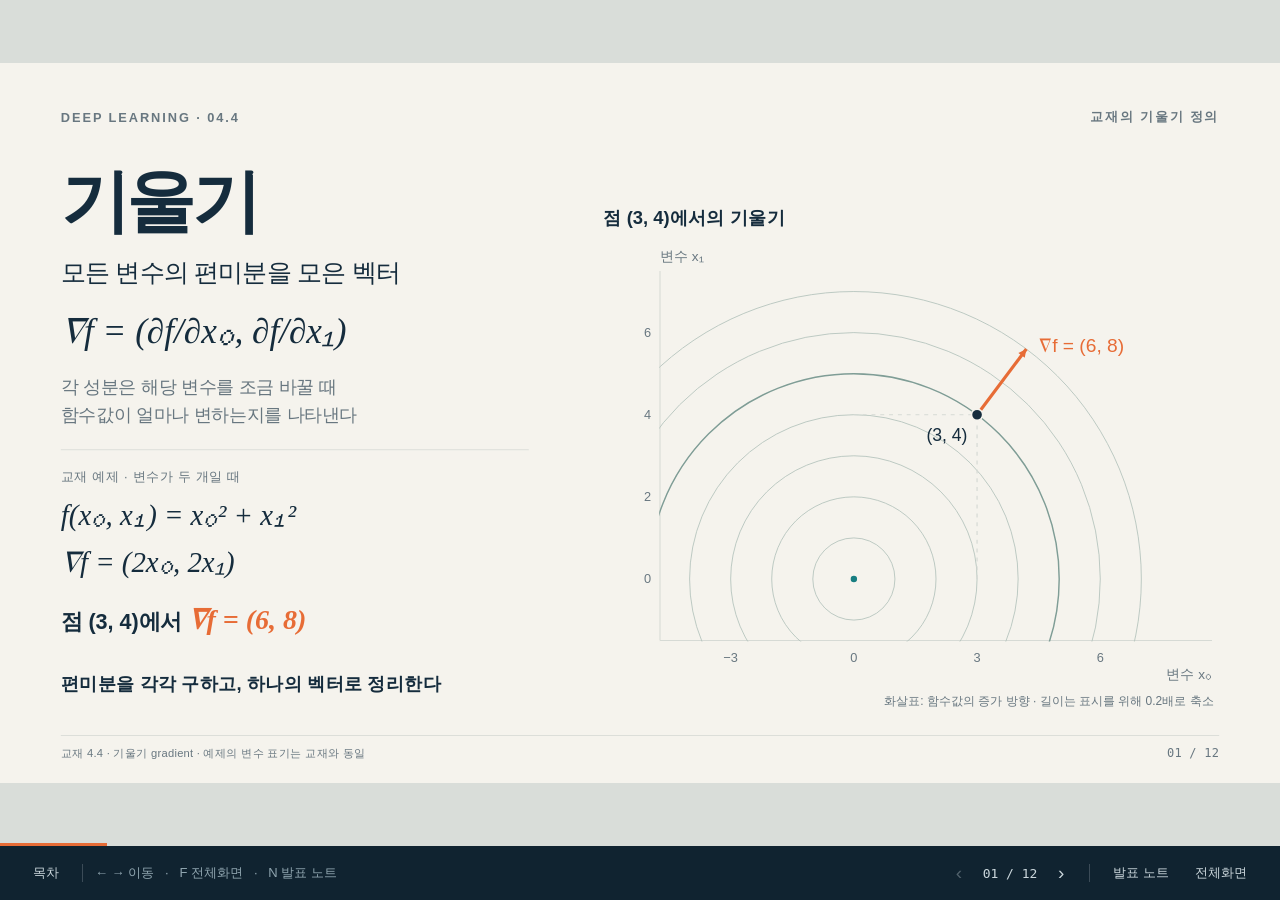
<file: week03/AID_DL_Chapter(4.4).html>
<!doctype html>
<html lang="ko">
<head>
<meta charset="utf-8">
<meta name="viewport" content="width=device-width, initial-scale=1">
<title>경사하강법 — 어떻게 움직이고, 왜 느려질까?</title>
<style>
:root{--paper:#f5f3ed;--ink:#152c3d;--muted:#687780;--line:#d6dad5;--orange:#e76c36;--teal:#177e81;--blue:#496a8b;--sans:"Pretendard","Noto Sans KR","Malgun Gothic","Segoe UI",sans-serif;--mono:"Cascadia Code","Consolas",monospace}
*{box-sizing:border-box}html,body{margin:0;width:100%;height:100%;overflow:hidden}body{background:#d9ddd9;color:var(--ink);font-family:var(--sans);-webkit-font-smoothing:antialiased}button,input{font:inherit}button{cursor:pointer}button:focus-visible,a:focus-visible,input:focus-visible{outline:3px solid var(--orange);outline-offset:5px}button:disabled{opacity:.35;cursor:default}#viewport{height:calc(100vh - 54px);display:flex;align-items:center;justify-content:center;overflow:hidden}#frame{position:relative;flex:none}#deck{width:1600px;height:900px;transform-origin:top left;position:relative;background:var(--paper)}.slide{position:absolute;inset:0;padding:58px 76px 54px;display:none;overflow:hidden;background:var(--paper)}.slide.active{display:block}.slide.dark{background:var(--ink);color:var(--paper)}.eyebrow{font-size:16px;font-weight:700;letter-spacing:2.4px;text-transform:uppercase;display:flex;justify-content:space-between;align-items:center;color:var(--muted)}.dark .eyebrow{color:#a5b7bf}.section-label{color:var(--teal);font-weight:700;letter-spacing:.5px}.slide h1,.slide h2,.slide h3,.slide p{margin:0}.slide h2{font-size:51px;letter-spacing:-2px;line-height:1.32;font-weight:750;margin-top:25px}.subtitle{font-size:22px;line-height:1.6;color:var(--muted);margin-top:12px!important}.footer{position:absolute;bottom:28px;left:76px;right:76px;display:flex;justify-content:space-between;font-size:14px;letter-spacing:.3px;color:var(--muted)}.dark .footer{color:#a5b7bf}.footer:before{content:"";height:1px;background:var(--line);position:absolute;top:-14px;left:0;right:0}.dark .footer:before{background:#3c5260}.page{font-family:var(--mono);font-size:15px}.accent{color:var(--orange)}.teal{color:var(--teal)}.muted{color:var(--muted)}.math{font-family:"Cambria Math","Times New Roman",serif;font-style:italic;letter-spacing:0;white-space:nowrap}.math sub{font-size:.57em;font-style:normal}.math sup{font-size:.6em}.equation{font-size:43px;line-height:1.45}.lede{font-size:27px;line-height:1.65;letter-spacing:-.7px}.fine{font-size:17px;line-height:1.7;color:var(--muted)}.callout{font-size:26px;line-height:1.65;font-weight:600;letter-spacing:-.5px}.rule{height:1px;background:var(--line);margin:24px 0}.plot svg{display:block;width:100%;height:100%;overflow:visible}.plot{position:relative}.chart-title{font-size:20px;font-weight:700;line-height:1.4}.chart-sub{font-size:17px;color:var(--muted);line-height:1.6}.control{display:flex;gap:10px;align-items:center}.small-btn{border:1px solid #bbc5c4;background:transparent;color:var(--ink);padding:9px 15px;border-radius:4px;font-size:16px;font-weight:600}.small-btn:hover{background:#e8ebe5}.small-btn.primary{background:var(--ink);color:var(--paper);border-color:var(--ink)}.small-btn.primary:hover{background:#29485b}.step-readout{font-family:var(--mono);color:var(--muted);font-size:17px}.two-col{display:grid;grid-template-columns:1.15fr 1fr;gap:62px}.pill-free{font-family:var(--mono);font-size:17px;color:var(--orange)}.source-mark{font-size:14px;color:var(--muted)}
/* 01 */
.cover h1{font-size:100px;line-height:1.14;letter-spacing:-6px;margin:80px 0 24px;font-weight:800;position:relative;z-index:1}.cover .cover-question{font-size:31px;line-height:1.6;width:590px;letter-spacing:-1.4px;position:relative;z-index:1}.cover .cover-plot{position:absolute;right:40px;top:128px;width:885px;height:630px}.cover .chapter{position:absolute;left:79px;bottom:112px;width:590px;font-size:18px;color:var(--muted)}.cover .chapter strong{display:block;font-weight:600;color:var(--ink);font-size:25px;line-height:1.6;margin-top:10px;letter-spacing:-.5px}.cover-definition{position:relative;z-index:1;width:590px;font-size:22px;line-height:1.75;color:var(--muted);margin-top:28px!important}.cover-next{display:block;margin-top:16px;color:var(--ink)}.cover .cover-index{position:absolute;right:80px;bottom:124px;color:#d7ddd5;font:150px/1 var(--mono);letter-spacing:-12px}
/* 02 */
.slope-layout{display:grid;grid-template-columns:900px 1fr;gap:45px;margin-top:26px}.slope-plot{height:490px}.slope-copy{padding:64px 0 0 12px}.slope-copy .equation{font-size:58px}.sign-row{margin-top:36px}.sign-row .sign{font-size:25px;font-weight:700}.sign-row p{font-size:21px;color:var(--muted);margin-top:8px;line-height:1.6}.bottom-line{position:absolute;bottom:92px;left:76px;right:76px;font-size:25px;font-weight:600;padding-top:21px;border-top:1px solid var(--line)}
/* 03 */
.iteration-layout{display:grid;grid-template-columns:780px 1fr;gap:52px;margin-top:21px}.iter-contour{height:478px}.iteration-copy{padding-top:20px}.iteration-copy .equation{font-size:39px}.iter-value{margin-top:16px;font-size:23px;line-height:1.7}.iter-loss{height:190px;margin-top:19px}.learning-rate-term{font-size:21px;line-height:1.6;color:var(--muted);margin-top:10px!important}.learning-rate-term strong{color:var(--orange);font-weight:700}.iteration-controls{display:flex;gap:16px;align-items:center;position:absolute;bottom:103px;left:104px;right:90px}.iteration-controls input{accent-color:var(--orange);width:330px}.legend{font-size:17px;display:flex;gap:22px;align-items:center;color:var(--muted)}.legend span{display:flex;align-items:center;gap:8px}.legend i{display:inline-block;width:22px;height:3px;background:var(--orange)}.legend i.teal-line{background:var(--teal)}
/* 04 */
.code-layout{display:grid;grid-template-columns:875px 1fr;gap:43px;margin-top:30px}.code-panel{background:#172c3b;color:#dfe7e9;padding:27px 25px 24px 20px;border-radius:5px;height:468px}.code-label{color:#91a5b1;font:15px var(--mono);margin:0 0 23px 18px;display:flex;justify-content:space-between}.code-lines{font:21px/1.87 var(--mono);white-space:pre}.code-line{display:block;margin:0 -25px 0 -20px;padding:0 20px;position:relative}.code-line .ln{display:inline-block;width:35px;font-size:15px;color:#657f90;user-select:none}.code-line.focus{background:#30434b}.code-line.focus:before{content:"";position:absolute;left:0;top:0;bottom:0;width:4px;background:var(--orange)}.kw{color:#83c6ca}.fn{color:#e6b879}.str{color:#b7d4a9}.code-side .plot{height:210px;margin-top:-6px}.code-stage{display:grid;grid-template-columns:35px 1fr;gap:9px;padding:13px 0;border-top:1px solid var(--line);color:var(--muted);font-size:20px;line-height:1.5}.code-stage strong{font-size:21px;color:var(--ink);font-weight:600}.code-stage.selected strong,.code-stage.selected .stage-no{color:var(--orange)}.stage-no{font:17px/1.6 var(--mono)}.code-caption{position:absolute;bottom:94px;left:76px;max-width:900px}.code-next{position:absolute;bottom:102px;right:76px}
/* 05 */
.three-up{display:grid;grid-template-columns:repeat(3,1fr);gap:36px;margin-top:35px}.three-up>div+div{border-left:1px solid var(--line);padding-left:35px}.compare-heading{display:flex;justify-content:space-between;align-items:center}.compare-heading h3{font-size:27px;letter-spacing:-.7px}.compare-heading .math{font-size:25px}.lr-path{height:260px;margin-top:8px}.lr-loss{height:120px;margin-top:4px}.compare-caption{font-size:20px;line-height:1.6;margin-top:10px!important}.compare-caption strong{font-size:25px}.lr-tail{position:absolute;bottom:91px;left:76px;right:76px;display:flex;justify-content:space-between;align-items:center}
/* 06 */
.curvature-layout{display:grid;grid-template-columns:480px 480px 1fr;gap:28px;margin-top:38px}.curve-chart{height:260px}.curve-stat{border-top:1px solid var(--line);padding-top:18px;margin-top:10px}.curve-stat .math{font-size:30px}.curve-stat p{font-size:20px;line-height:1.6;margin-top:10px}.curve-factor{display:block;font-size:28px;margin-bottom:4px}.curve-experiment{font-size:17px;color:var(--muted);margin-top:5px!important}.curve-proof .proof-explain{font-size:19px;line-height:1.6;color:var(--muted);margin-top:9px!important}.curve-proof{padding:13px 0 0 14px}.curve-proof .equation{font-size:34px;margin-top:16px}.curvature-claim{position:absolute;bottom:100px;left:76px;font-size:28px;line-height:1.6;font-weight:650}
/* 07 */
.valley-layout{display:grid;grid-template-columns:920px 1fr;gap:41px;margin-top:13px}.valley-chart{height:495px}.valley-copy{padding-top:10px}.valley-copy .equation{font-size:30px;margin-bottom:12px}.axis-explain{padding:12px 0;border-top:1px solid var(--line)}.axis-explain strong{font-size:26px;display:block;margin-bottom:6px}.axis-explain .axis-factor{font-size:28px;line-height:1.28;margin:5px 0 7px}.axis-factor .factor-result{display:block;padding-left:102px}.axis-explain p{font-size:21px;line-height:1.6;color:var(--muted)}.valley-controls{position:absolute;bottom:100px;left:105px;display:flex;gap:20px;align-items:center}.valley-note{position:absolute;bottom:99px;right:76px;font-size:21px;font-weight:600}
/* 08 */
.condition-heading{display:flex;justify-content:space-between;align-items:end}.condition-heading .equation{font-size:29px;margin-bottom:5px}.cond-plot{height:230px}.condition-metric{font:42px/1.2 var(--mono);letter-spacing:-1px}.cond-loss{height:120px}.slide[data-title="조건수로 보는 최적화의 어려움"] .three-up{margin-top:25px}.condition-tail{position:absolute;left:76px;right:76px;bottom:91px;display:grid;grid-template-columns:1fr 565px;gap:45px;align-items:center}.condition-tail .callout{font-size:25px}.condition-tail .fine{font-size:15px}
/* 09 */
.matrix-formula{margin-top:23px;font-size:43px}.matrices{display:grid;grid-template-columns:1fr 1fr 1fr;gap:53px;margin-top:31px}.matrix-title{font-size:22px;font-weight:650;margin-bottom:16px}.matrix{display:grid;grid-template-columns:repeat(3,1fr);gap:3px;padding:12px 9px;position:relative}.matrix:before,.matrix:after{content:"";position:absolute;top:0;bottom:0;width:9px;border-top:2px solid #82948f;border-bottom:2px solid #82948f}.matrix:before{left:0;border-left:2px solid #82948f}.matrix:after{right:0;border-right:2px solid #82948f}.matrix-cell{height:86px;display:flex;align-items:center;justify-content:center;font:25px var(--mono);color:var(--ink)}.matrix-size{font:16px var(--mono);color:var(--muted);margin-top:13px;text-align:right}.matrix-note{font-size:20px;line-height:1.65;margin-top:25px!important}.matrix-result{position:absolute;bottom:104px;left:76px;right:76px;border-top:1px solid var(--line);padding-top:22px;display:flex;justify-content:space-between;align-items:center}.matrix-result strong{font:42px var(--mono);letter-spacing:-1px}.matrix-result .fine{max-width:620px}.mini-change{display:inline-block;font-size:16px;margin-left:6px}
/* 10 */
.closing h2{font-size:57px;letter-spacing:-2.5px;margin-top:48px}.closing-list{width:580px;margin-top:56px;position:relative;z-index:1}.closing-row{border-top:1px solid #415461;padding:23px 0;display:grid;grid-template-columns:150px 1fr;align-items:baseline;gap:18px}.closing-row strong{font-size:30px;color:#f5f3ed}.closing-row p{font-size:22px;line-height:1.7;color:#afc1c7}.closing-plot{position:absolute;right:45px;top:230px;width:800px;height:480px}.closing-question{position:absolute;bottom:106px;left:76px;font-size:25px;line-height:1.6;color:#d1dcde;max-width:1330px}.closing .equation{position:absolute;right:103px;top:156px;font-size:42px;color:#e9a17e}

/* Gradient caveat: one introductory slide */
.stationary-grid{display:grid;grid-template-columns:repeat(3,1fr);gap:40px;margin-top:25px}.stationary-grid>div+div{border-left:1px solid var(--line);padding-left:30px}.stationary-grid h3{font-size:28px;letter-spacing:-.6px}.stationary-plot{height:250px;margin-top:5px}.stationary-caption{font-size:21px;line-height:1.6;text-align:center;color:var(--muted)}.exception-methods{position:absolute;left:76px;right:76px;top:603px;display:grid;grid-template-columns:1fr 1fr;gap:70px;border-top:1px solid var(--line);padding-top:24px}.exception-method{display:grid;grid-template-columns:40px 1fr;gap:13px}.exception-method .method-number{font:22px/1.5 var(--mono);color:var(--orange)}.exception-method strong{font-size:27px;display:block;margin-bottom:9px}.exception-method p{font-size:21px;line-height:1.65;color:var(--muted)}.exception-warning{position:absolute;left:76px;right:76px;bottom:91px;font-size:22px;line-height:1.6;font-weight:600}


/* Standalone introduction before the gradient-descent cover */
.gradient-intro h1{font-size:86px;line-height:1.16;letter-spacing:-4px;font-weight:800;margin:44px 0 15px}.gradient-lede{font-size:31px;line-height:1.6;letter-spacing:-.8px}.gradient-definition{position:absolute;left:76px;top:303px;width:585px}.gradient-definition .definition-equation{font-size:44px;line-height:1.5}.gradient-definition .definition-meaning{font-size:22px;line-height:1.65;color:var(--muted);margin-top:18px}.gradient-definition .rule{margin:23px 0}.gradient-example .math{font-size:36px;line-height:1.65;display:block}.gradient-example-label{font-size:16px;letter-spacing:1px;color:var(--muted);margin-bottom:8px!important}.gradient-example-result{font-size:27px;line-height:1.6;margin-top:14px!important;font-weight:650}.gradient-intro-graph-title{position:absolute;right:76px;top:178px;width:770px;font-size:23px;font-weight:650}.gradient-intro-plot{position:absolute;right:60px;top:225px;width:770px;height:550px}.gradient-intro-key{position:absolute;left:76px;bottom:105px;font-size:23px;line-height:1.6;font-weight:600}.gradient-intro-plot-note{position:absolute;right:83px;bottom:90px;font-size:15px;line-height:1.6;color:var(--muted)}

/* presentation shell */
#toolbar{height:54px;background:#102330;display:flex;align-items:center;justify-content:space-between;padding:0 22px;color:#cbd7dc;font-size:13px;gap:15px}#toolbar button{border:0;background:transparent;color:inherit;font-size:13px;padding:8px 11px;border-radius:3px}#toolbar button:hover{background:#29404f;color:white}.toolbar-group{display:flex;gap:4px;align-items:center}.toolbar-sep{height:18px;width:1px;background:#3b4b57;margin:0 8px}#toolbar .nav-btn{font-size:19px;padding:3px 13px}#position{font:13px var(--mono);min-width:62px;text-align:center}.toolbar-hint{color:#8fa5af}.progress{position:fixed;bottom:54px;left:0;height:3px;background:var(--orange);width:10%;transition:width .22s;z-index:10}.overlay{position:fixed;inset:0;background:#102330ab;z-index:50;display:none;align-items:center;justify-content:center;padding:30px}.overlay.open{display:flex}.modal{background:var(--paper);width:min(1020px,94vw);max-height:86vh;overflow:auto;padding:34px 40px 40px;border-radius:6px}.modal-header{display:flex;justify-content:space-between;align-items:center;margin-bottom:24px}.modal-header h2{font-size:25px;margin:0}.modal-header button{border:0;background:transparent;font-size:27px;color:var(--ink);padding:4px 10px}#toc-list{display:grid;grid-template-columns:1fr 1fr;gap:0 32px}#toc-list button{display:flex;gap:20px;align-items:center;text-align:left;border:0;border-top:1px solid var(--line);padding:20px 0;background:transparent;font-size:17px;color:var(--ink)}#toc-list button:hover{color:var(--orange)}#toc-list .num{color:var(--muted);font:18px var(--mono)}#notes-text{font-size:18px;line-height:1.9;color:#314956}#notes-text p{margin:0 0 16px}#notes-text a{color:var(--teal);overflow-wrap:anywhere}#notes-text h3{font-size:20px;color:var(--ink)}#notes-text .timing{color:var(--orange);font-weight:600}#notes-text ul{padding-left:22px}.notes{display:none}body:fullscreen #viewport{height:calc(100vh - 54px)}
body.presenting #viewport{height:100vh}body.presenting #toolbar{display:none}body.presenting .progress{bottom:0}#exit-present{display:none;position:fixed;right:15px;top:15px;z-index:30;border:1px solid #9eada8;background:var(--paper);color:var(--ink);padding:7px 12px;font-size:12px;opacity:.25;border-radius:3px}body.presenting #exit-present{display:block}#exit-present:hover,#exit-present:focus-visible{opacity:1}
@media(max-width:700px){.toolbar-hint,#toolbar .label-small{display:none}#toolbar{padding:0 8px}#toolbar button{padding:8px}.modal{padding:22px}#toc-list{grid-template-columns:1fr}.toolbar-sep{margin:0 3px}}
@media print{@page{size:1600px 900px;margin:0}html,body{width:1600px!important;height:auto!important;overflow:visible!important;background:white}#viewport,#frame{display:block!important;width:1600px!important;height:auto!important;overflow:visible!important}#deck{transform:none!important;height:auto!important;width:1600px!important}.slide{position:relative!important;display:block!important;width:1600px!important;height:900px!important;break-after:page;page-break-after:always;print-color-adjust:exact;-webkit-print-color-adjust:exact}.slide:last-child{break-after:auto;page-break-after:auto}#toolbar,#exit-present,.progress,.overlay,.control,.iteration-controls,.code-next,.valley-controls,.lr-tail .small-btn{display:none!important}.notes{display:none!important}}
</style>
</head>
<body>
<main id="viewport" aria-label="경사하강법 발표 자료">
<div id="frame"><div id="deck">

<section class="slide gradient-intro active" data-title="기울기의 정의와 계산 예제" aria-label="1장 기울기 소개">
 <div class="eyebrow"><span>DEEP LEARNING · 04.4</span><span>교재의 기울기 정의</span></div>
 <h1>기울기</h1>
 <p class="gradient-lede">모든 변수의 편미분을 모은 벡터</p>
 <div class="gradient-definition">
  <div class="math definition-equation">∇f = (∂f/∂x₀, ∂f/∂x₁)</div>
  <p class="definition-meaning">각 성분은 해당 변수를 조금 바꿀 때<br>함수값이 얼마나 변하는지를 나타낸다</p>
  <div class="rule"></div>
  <div class="gradient-example"><p class="gradient-example-label">교재 예제 · 변수가 두 개일 때</p><span class="math">f(x₀, x₁) = x₀² + x₁²</span><span class="math">∇f = (2x₀, 2x₁)</span><p class="gradient-example-result">점 (3, 4)에서 <span class="math accent" style="font-size:35px;display:inline">∇f = (6, 8)</span></p></div>
 </div>
 <div class="gradient-intro-graph-title">점 (3, 4)에서의 기울기</div>
 <div class="plot gradient-intro-plot" id="gradient-intro-plot"></div>
 <div class="gradient-intro-key">편미분을 각각 구하고, 하나의 벡터로 정리한다</div>
 <div class="gradient-intro-plot-note">화살표: 함수값의 증가 방향 · 길이는 표시를 위해 0.2배로 축소</div>
 <div class="footer"><span>교재 4.4 · 기울기 gradient · 예제의 변수 표기는 교재와 동일</span><span class="page">01 / 12</span></div>
 <aside class="notes"><p class="timing">약 1분 30초 · 경사하강법에 앞서 기울기 소개</p><p>앞 절에서는 여러 변수 가운데 하나를 선택하고 나머지는 고정해서 미분하는 편미분을 배웠습니다. 이제 모든 변수의 편미분을 구해 벡터로 정리한 것을 기울기라고 정의합니다. 교재와 같은 x₀, x₁ 표기를 사용합니다.</p><p>f(x₀,x₁)=x₀²+x₁²에서 x₀에 대한 편미분은 2x₀, x₁에 대한 편미분은 2x₁입니다. 따라서 기울기는 (2x₀,2x₁)입니다. 점 (3,4)을 대입하면 (6,8)이 됩니다. 예를 들어 x₀만 아주 조금 Δx₀만큼 바꾸면 함수값의 변화는 약 6Δx₀, x₁만 조금 바꾸면 약 8Δx₁입니다.</p><p>오른쪽은 같은 함수의 등고선입니다. 점 (3,4)에서 주황 화살표는 기울기 (6,8)의 방향을 표시합니다. 기울기는 현재 위치에서 함수값이 가장 빠르게 증가하는 방향이고, 감소 방향은 그 반대입니다. 그림에 화살표가 들어가도록 벡터 길이는 0.2배로 줄여 표시했습니다. 두 좌표축의 단위 길이는 같게 맞췄습니다.</p><p>이 도입 다음에는 기존 경사하강법 표지가 나옵니다. 기울기라는 정보를 이용해 가중치를 어떻게 갱신하는지로 연결합니다. 이후 학습 예제에서는 변수를 가중치 w₁, w₂로 표현하지만 기울기의 정의는 같습니다.</p><p>출처: 『밑바닥부터 시작하는 딥러닝』 4.4, 127~129쪽.</p></aside>
</section>

<section class="slide cover" data-title="경사하강법의 정의와 목적" aria-label="2장 경사하강법">
 <div class="eyebrow"><span>DEEP LEARNING · 04.4</span><span>기울기와 최적화</span></div>
 <h1>경사하강법</h1>
 <p class="cover-question">손실함수와 기울기를 이용한<br>매개변수 탐색 방법</p>
 <p class="cover-definition">앞에서는 신경망의 오차를 손실함수로 나타내고,<br>미분과 기울기로 함수값의 변화를 살펴보았다.<span class="cover-next">이제 손실을 줄이는 가중치와 편향을 찾아야 한다.<br>복잡한 손실함수에서는 그 위치를 바로 알기 어렵다.</span></p>
 <div class="plot cover-plot" id="cover-plot"></div>
 <div class="chapter">이때 사용하는 방법이 경사법<strong>기울기를 단서로 조금씩 이동하며<br>손실함수의 값을 줄여 나간다</strong></div>
 <div class="footer"><span>점 하나는 가중치 조합, 높이는 손실</span><span class="page">02 / 12</span></div>
 <aside class="notes"><p class="timing">약 1분 30초 · 배운 내용에서 필요한 방법으로 연결</p><p>앞의 4.2절에서는 신경망의 성능을 손실함수라는 수치로 나타내고, 그 값을 줄이는 매개변수를 찾는 것이 학습임을 배웠습니다. 4.3절과 4.4절에서는 미분·편미분과 기울기를 통해 매개변수가 바뀔 때 함수값이 어떻게 변하는지 알아보았습니다.</p><p>이제 필요한 것은 손실이 작아지는 가중치와 편향을 실제로 찾는 절차입니다. 교재 129쪽은 일반적인 손실함수가 복잡하고 매개변수 공간도 넓어서, 최솟값이 되는 위치를 직접 알아내기 어렵다고 설명합니다. 이때 현재 위치의 기울기를 단서로 이동하고, 이동한 위치에서 다시 기울기를 구하는 과정을 반복해 함수값을 줄이는 방법이 경사법입니다.</p><p>교재 130쪽은 현재 위치에서 기울어진 방향으로 일정 거리 이동한 뒤, 그곳에서 다시 기울기를 구하는 반복 과정으로 경사법을 설명합니다. 슬라이드 본문은 이 흐름을 요약했습니다. 경사법 가운데 함수의 최솟값을 찾는 경우를 경사 하강법이라고 부르며, 신경망에서는 손실을 줄이는 가중치와 편향을 탐색하는 데 사용합니다.</p><p>방향 표현에 대한 주의: 교재 그림 4-9는 앞쪽 코드 설명에서 기울기에 마이너스를 붙인 벡터라고 밝힌 그림입니다. 교재 131쪽 식(4.7) 및 코드 x -= lr * grad도 학습률을 곱한 기울기를 현재 값에서 빼는 갱신입니다. 따라서 ‘기울기의 반대 방향’은 그 수식의 의미를 풀어쓴 설명이며, 본문에서 그대로 인용한 표현은 아닙니다. 실제 갱신 방향은 5장에서 수식으로 설명합니다.</p><p>오른쪽 그림은 두 변수의 예시입니다. 점 하나는 가중치 조합, 높이는 손실을 나타냅니다. 경사법이 반드시 전역 최솟값에 도달한다는 보장은 없다는 점은 뒤의 주의점 장에서 설명합니다.</p><p>출처: 『밑바닥부터 시작하는 딥러닝』 4.2~4.4.1. 경사법의 도입은 129~130쪽, 갱신식은 131쪽 식(4.7).</p></aside>
</section>

<section class="slide" data-title="기울기로 이동 방향 찾기" aria-label="3장 기울기">
 <div class="eyebrow"><span>01 · 기울기</span><span>교재 4.4</span></div>
 <h2>손실을 줄이는 방향은 미분값이 알려준다</h2>
 <p class="subtitle">한 변수에서는 접선의 기울기로 이동 방향을 판단한다</p>
 <div class="slope-layout"><div class="plot slope-plot" id="slope-plot"></div><div class="slope-copy">
  <div class="math equation">L(w) = w²</div>
  <div class="sign-row"><div class="sign teal">미분값 &lt; 0</div><p>가중치를 늘리면<br>손실이 감소한다</p></div>
  <div class="sign-row"><div class="sign accent">미분값 &gt; 0</div><p>가중치를 줄이면<br>손실이 감소한다</p></div>
 </div></div>
 <div class="bottom-line">변수가 여러 개라면, 각 변수의 편미분을 모아 <span class="teal">기울기 ∇L</span>를 만든다</div>
 <div class="footer"><span>교재 식(4.7): 학습률을 곱한 기울기를 현재 값에서 빼서 갱신</span><span class="page">03 / 12</span></div>
 <aside class="notes"><p class="timing">약 2분 · 미분에서 기울기로</p><p>오른쪽 점에서는 접선 기울기가 양수입니다. 따라서 w를 조금 줄이면 손실이 줄어듭니다. 왼쪽 점에서는 접선 기울기가 음수이므로 w를 조금 늘립니다. 두 경우를 하나로 표현하면 “기울기를 뺀다”가 됩니다.</p><p>여러 변수의 기울기는 ∇L = (∂L/∂w₁, ∂L/∂w₂, …)입니다. 이는 현재 위치의 국소 정보입니다. 아주 먼 곳의 손실까지 보장하는 정보는 아닙니다.</p><p>교재 그림 4-9의 안쪽 화살표는 기울기에 마이너스를 붙인 벡터입니다. 기울기 자체는 함수값이 증가하는 방향이라는 점을 구분합니다.</p><p>출처: 교재 4.4, 127~129쪽. <a href="https://cs231n.github.io/optimization-1/" target="_blank" rel="noopener">Stanford CS231n · Optimization</a></p></aside>
</section>

<section class="slide" data-title="기울기가 0이어도 최솟값은 아닐 수 있다" aria-label="4장 기울기의 한계">
 <div class="eyebrow"><span>01 · 기울기의 한계</span><span>교재 4.4.1의 주의점</span></div>
 <h2>기울기가 0이어도 최솟값은 아닐 수 있다</h2>
 <p class="subtitle">극솟값·극댓값·안장점 모두에서 <span class="math accent">∇L = 0</span>일 수 있다</p>
 <div class="stationary-grid">
  <div><h3>극솟값</h3><div class="plot stationary-plot" id="stationary-min"></div><p class="stationary-caption">주변보다 낮은 지점<br>다른 곳에 더 낮은 골짜기가 있을 수 있다</p></div>
  <div><h3>극댓값</h3><div class="plot stationary-plot" id="stationary-max"></div><p class="stationary-caption">주변보다 높은 지점<br>정확히 그 점에서는 기울기가 0이다</p></div>
  <div><h3>안장점</h3><div class="plot stationary-plot" id="stationary-saddle"></div><p class="stationary-caption">방향에 따라 올라가거나 내려가는 지점<br>더 낮은 곳이 있어도 기울기가 0일 수 있다</p></div>
 </div>
 <div class="exception-methods">
  <div class="exception-method"><span class="method-number">01</span><div><strong>초기값을 바꿔 다시 시작</strong><p>서로 다른 시작점에서 학습해<br>다른 골짜기에 도착하는 결과도 비교한다</p></div></div>
  <div class="exception-method"><span class="method-number">02</span><div><strong>작은 무작위 변화로 다시 탐색</strong><p>정체된 위치를 조금 바꿔<br>다시 감소 방향을 찾을 기회를 만든다</p></div></div>
 </div>
 <div class="exception-warning">기울기는 현재 주변의 정보다 · 극솟값에 도착해도 전역 최솟값을 찾았다는 보장은 없다</div>
 <div class="footer"><span>주황 점: 기울기가 0인 지점 · 가로 두 축: 가중치 · 높이: 손실</span><span class="page">04 / 12</span></div>
 <aside class="notes"><p class="timing">약 1분 30초 · 예외와 간단한 대안만 소개</p><p>기울기를 이용하면 현재 위치에서 손실을 줄일 방향을 찾을 수 있습니다. 다만 기울기가 0이라는 사실만으로 그곳이 최솟값인지는 알 수 없습니다. 극솟값, 극댓값, 안장점의 주황 점은 모두 기울기가 0입니다. 극솟값도 주변에서 낮다는 뜻이며, 다른 곳에 더 낮은 골짜기가 있을 수 있습니다.</p><p>세 그래프는 각 지점 주변의 모양을 설명하기 위한 예시입니다. 사용한 함수는 각각 L=w₁²+w₂², L=2−w₁²−w₂², L=w₁²+(w₂²−1)²입니다. 안장점 예제는 원점에서 기울기가 0이고 손실은 1이지만, (0,±1)에서는 손실이 0입니다. 원점에서 w₂를 0.1로 바꾸면 손실이 0.9801로 줄어듭니다.</p><p>간단한 대안은 두 가지입니다. 첫째, 초기 가중치를 바꾸어 여러 번 시작하면 다른 골짜기의 해도 탐색할 수 있습니다. 둘째, 안장점처럼 정체된 위치에 작은 무작위 변화를 주면 다시 움직일 계기를 얻을 수 있습니다. 미니배치 SGD도 선택한 데이터에 따라 갱신 방향이 달라질 수 있어 일부 정체 구간에서 도움이 될 수 있습니다. 직접 가중치를 흔드는 것과 미니배치 SGD는 다른 방법입니다.</p><p>작은 변화를 주어도 이동 방향이나 함수에 따라 탈출에 실패할 수 있고, 여러 번 재시작해도 전역 최솟값을 보장하지는 않습니다. 또한 안장점 근처에서 기본 경사하강법이 반드시 갇히는 것은 아닙니다. 이 장에서는 예외를 짧게 짚고, 다음 장에서 기울기를 반복 활용하는 경사하강법으로 이어갑니다.</p><p>출처: 『밑바닥부터 시작하는 딥러닝』 4.4.1, 130쪽. 보충: <a href="https://www.deeplearningbook.org/contents/optimization.html" target="_blank" rel="noopener">Deep Learning, Chapter 8 · Local Minima / Saddle Points / Initialization</a>.</p></aside>
</section>

<section class="slide" data-title="경사하강법의 갱신과 반복" aria-label="5장 경사하강법 반복">
 <div class="eyebrow"><span>02 · 경사하강법</span><span>교재 4.4.1</span></div>
 <h2>현재 기울기를 구하고, 한 걸음씩 갱신한다</h2>
 <p class="subtitle">등고선 위의 이동과 손실의 감소를 함께 관찰하기</p>
 <div class="iteration-layout"><div class="plot iter-contour" id="iter-contour"></div><div class="iteration-copy">
  <div class="math equation">w<sub>t+1</sub> = w<sub>t</sub> − <span class="accent">η</span>∇L(w<sub>t</sub>)</div>
  <p class="learning-rate-term"><strong>η: 학습률 (learning rate)</strong><br>한 번에 매개변수 값을 얼마나 갱신할지 정하는 값</p>
  <div class="iter-value" id="iter-value"></div>
  <div class="plot iter-loss" id="iter-loss"></div>
 </div></div>
 <div class="iteration-controls"><div class="control"><button class="small-btn primary" id="iter-play">재생</button><button class="small-btn" id="iter-step">한 단계</button><button class="small-btn" id="iter-reset">처음</button></div><input id="iter-slider" type="range" min="0" max="24" value="0" aria-label="경사하강법 반복 횟수"><span class="step-readout" id="iter-count">00 / 24</span><span class="fine" style="margin-left:auto">L = w₁² + w₂² &nbsp; · &nbsp; η = 0.1</span></div>
 <div class="footer"><span>등고선: 같은 손실을 갖는 가중치 조합</span><span class="page">05 / 12</span></div>
 <aside class="notes"><p class="timing">약 2분 · 학습률 용어 소개와 한 번의 갱신</p><p>교재 131쪽 식(4.7)의 η(에타)는 신경망 학습에서 학습률 learning rate이라고 부릅니다. 한 번의 학습에서 매개변수 값을 얼마나 갱신할지 정하는 값입니다. 실제 갱신량은 학습률과 현재 기울기를 곱한 값이므로, 같은 기울기라면 학습률이 클수록 더 크게 갱신됩니다.</p><p>교재의 갱신식을 한 벡터로 쓰면 wₜ₊₁ = wₜ − η∇L(wₜ)입니다. 현재 가중치에서 학습률을 곱한 기울기를 빼고, 그 새 위치에서 기울기를 다시 구합니다. 이 설명은 교재 식(4.7)의 두 변수 갱신식을 합쳐 쓴 것입니다.</p><p>초기 가중치는 (−3,4), 초기 손실은 25입니다. 기울기는 (−6,8)이므로 학습률 0.1을 적용하면 (−3,4)−0.1(−6,8)=(−2.4,3.2)입니다. 손실은 16으로 줄어듭니다. ‘한 단계’를 누르며 식과 두 그래프가 함께 바뀌는 것을 보여주세요.</p><p>왼쪽 그래프는 가중치의 이동, 오른쪽은 반복에 따른 손실입니다. 교재는 학습률이 너무 크거나 작으면 좋은 결과를 얻기 어렵다고 설명하며, 뒤의 학습률 비교 장에서 그 차이를 관찰합니다.</p><p>출처: 『밑바닥부터 시작하는 딥러닝』 4.4.1, 131쪽 식(4.7)과 학습률의 정의, 132~133쪽 예제.</p></aside>
</section>

<section class="slide" data-title="코드로 구현하는 경사하강법" aria-label="6장 코드">
 <div class="eyebrow"><span>03 · 코드</span><span>수식과 구현의 연결</span></div>
 <h2>코드로 구현하는 경사하강법</h2>
 <p class="subtitle">기울기를 계산하고, 학습률을 곱해 가중치에서 뺀다</p>
 <div class="code-layout"><div class="code-panel"><div class="code-label"><span>PYTHON · NUMPY</span><span>gradient_descent</span></div><div class="code-lines" id="code-lines"></div></div><div class="code-side">
  <div class="plot" id="code-plot"></div>
  <div class="code-stage selected" data-code-stage="0"><span class="stage-no">01</span><div><strong>기울기 계산</strong><br>현재 가중치에서 손실의 변화율</div></div>
  <div class="code-stage" data-code-stage="1"><span class="stage-no">02</span><div><strong>가중치 갱신</strong><br>학습률을 곱한 기울기를 뺀다</div></div>
  <div class="code-stage" data-code-stage="2"><span class="stage-no">03</span><div><strong>경로 저장</strong><br>이동 기록을 그래프로 확인</div></div>
 </div></div>
 <p class="fine code-caption">전제: <span style="font-family:var(--mono)">import numpy as np</span> 및 앞 절의 중앙차분 함수 <span style="font-family:var(--mono)">numerical_gradient</span><br><span class="math">h</span>는 미분 계산 간격, <span class="math">lr = η</span>는 학습률 · <span style="font-family:var(--mono)">copy()</span>는 각 시점의 값을 보관한다</p>
 <button class="small-btn primary code-next" id="code-next">다음 동작</button>
 <div class="footer"><span>교재의 갱신 반복문에 경로 기록을 추가한 예제</span><span class="page">06 / 12</span></div>
 <aside class="notes"><p class="timing">약 2분 · ‘다음 동작’ 버튼으로 강조 변경</p><p>numerical_gradient는 앞 절에서 배운 중앙차분으로 각 가중치의 편미분을 근사합니다. 이번 장에서는 내부 구현을 펼치지 않고, 기울기를 계산하고 가중치를 갱신하는 반복문에 집중합니다.</p><p>첫 번째 강조는 grad = numerical_gradient(loss, w)입니다. 두 번째 강조인 w -= lr * grad가 바로 수식 wₜ₊₁ = wₜ − η∇L(wₜ)에 해당합니다. 세 번째 강조는 history.append(w.copy())로, 그래프를 만들기 위한 경로 저장입니다.</p><p>미분 계산 간격 h와 학습률 lr은 다른 값입니다. copy() 없이 같은 배열만 계속 저장하면 나중에 모든 기록이 같은 최종 가중치를 가리킬 수 있습니다. dtype=float은 소수점 갱신을 위한 설정입니다.</p><p>출처: 교재 4.4~4.4.1. 표시한 코드는 개념 설명을 위해 경로 기록을 추가한 변형입니다.</p></aside>
</section>

<section class="slide" data-title="학습률에 따라 달라지는 경로" aria-label="7장 학습률">
 <div class="eyebrow"><span>04 · 학습률</span><span>교재 4.4.1</span></div>
 <h2>같은 방향을 알아도, 이동 크기에 따라 결과가 달라진다</h2>
 <p class="subtitle">동일한 시작점 w = 2.8, 동일한 손실 L(w) = w², 동일한 6회 갱신</p>
 <div class="three-up" id="lr-comparison">
  <div><div class="compare-heading"><h3>조금씩 이동</h3><span class="math">η = 0.03</span></div><div class="plot lr-path" id="lr-path-0"></div><div class="plot lr-loss" id="lr-loss-0"></div><p class="compare-caption">안정적이지만 <strong>느리다</strong></p></div>
  <div><div class="compare-heading"><h3>최솟값에 접근</h3><span class="math teal">η = 0.3</span></div><div class="plot lr-path" id="lr-path-1"></div><div class="plot lr-loss" id="lr-loss-1"></div><p class="compare-caption">손실이 빠르게 <strong class="teal">감소한다</strong></p></div>
  <div><div class="compare-heading"><h3>지나치게 큰 이동</h3><span class="math accent">η = 1.05</span></div><div class="plot lr-path" id="lr-path-2"></div><div class="plot lr-loss" id="lr-loss-2"></div><p class="compare-caption">좌우로 오가며 <strong class="accent">멀어진다</strong></p></div>
 </div>
 <div class="lr-tail"><span class="callout">안정적인 학습률은 함수의 무엇에 따라 달라질까?</span><span class="fine">세 그래프는 같은 축 범위를 사용</span></div>
 <div class="footer"><span>위: 가중치의 이동 · 아래: 갱신 횟수에 따른 손실</span><span class="page">07 / 12</span></div>
 <aside class="notes"><p class="timing">약 2분 · 청중에게 경로 예상 질문</p><p>세 그림은 같은 함수와 시작점, 같은 6회 갱신을 사용합니다. 위쪽 그래프의 화살표는 시간 순서대로 이동하는 가중치를 보여줍니다. 아래쪽 그래프에서 손실의 변화를 비교합니다.</p><p>L(w)=w²에서는 wₜ₊₁=(1−2η)wₜ입니다. η=0.03이면 매번 0.94배, η=0.3이면 0.4배, η=1.05이면 −1.1배가 됩니다. 마지막 경우에는 부호가 바뀌면서 절댓값이 커집니다.</p><p>여기서 ‘적절한 학습률’은 이 특정 함수에서의 관찰입니다. 다른 함수에도 0.3을 그대로 추천한다는 뜻은 아닙니다. 다음 장에서는 함수의 곡률과 학습률의 관계를 설명합니다.</p><p>출처: 교재 4.4.1. 표시한 학습률 및 6회 비교는 직접 계산한 예시입니다.</p></aside>
</section>

<section class="slide" data-title="곡률이 학습률의 한계를 결정한다" aria-label="8장 곡률과 안정성">
 <div class="eyebrow"><span class="section-label">심화 01 · 곡률</span><span>학습률의 안정 조건</span></div>
 <h2>곡률이 크면, 같은 학습률도 지나치게 커질 수 있다</h2>
 <p class="subtitle">곡률은 기울기가 얼마나 빠르게 바뀌는지를 나타낸다 · L(w) = ½aw²에서는 L″(w) = a</p>
 <div class="curvature-layout">
  <div><div class="chart-title">완만한 함수 <span class="math">a = 1</span></div><p class="curve-experiment">η = 0.3 · 시작점 w = 0.7 · 4회 갱신</p><div class="plot curve-chart" id="curve-low"></div><div class="curve-stat"><span class="math teal">0 &lt; η &lt; 2</span><p><span class="math curve-factor teal">w<sub>t+1</sub> = 0.7w<sub>t</sub></span>부호는 유지되고, 크기는 매번 0.7배</p></div></div>
  <div><div class="chart-title">가파른 함수 <span class="math">a = 8</span></div><p class="curve-experiment">η = 0.3 · 시작점 w = 0.7 · 4회 갱신</p><div class="plot curve-chart" id="curve-high"></div><div class="curve-stat"><span class="math accent">0 &lt; η &lt; 0.25</span><p><span class="math curve-factor accent">w<sub>t+1</sub> = −1.4w<sub>t</sub></span>부호가 바뀌며, 크기는 매번 1.4배</p></div></div>
  <div class="curve-proof"><div class="fine">이차함수에서 직접 계산하면</div><div class="math equation">L′(w) = aw</div><div class="math equation">w<sub>t+1</sub> = (1 − ηa)w<sub>t</sub></div><div class="rule"></div><p class="fine">원점까지의 거리 |w|가 매번 줄어들려면</p><div class="math equation">|1 − ηa| &lt; 1</div><p class="proof-explain">곱하는 계수의 절댓값이 1보다 작아야<br>반복할수록 가중치가 0에 가까워진다</p><div class="math equation accent" style="font-size:45px">0 &lt; η &lt; 2/a</div></div>
 </div>
 <div class="curvature-claim">곡률 <span class="math">a</span>가 클수록 <span class="accent">안정적인 학습률의 상한</span>이 작아진다</div>
 <div class="footer"><span>이 수렴 조건은 a &gt; 0인 위 이차함수와 고정 학습률에 해당</span><span class="page">08 / 12</span></div>
 <aside class="notes"><p class="timing">약 3분 · 곡률과 학습률을 연결하기</p><h3>1. 기울기와 곡률은 무엇이 다른가?</h3><p>기울기는 현재 위치에서 가중치를 조금 바꿀 때 손실이 얼마나 변하는지 알려줍니다. 곡률은 위치를 옮길 때 그 기울기 자체가 얼마나 빠르게 변하는지 알려줍니다. 이 예제 L(w)=½aw²에서는 L′(w)=aw, L″(w)=a이므로 a가 곡률입니다. 단순히 현재 미분값이 크다는 말과 곡률이 크다는 말은 구분해야 합니다.</p><h3>2. 왜 계수의 절댓값을 보는가?</h3><p>최솟값이 w=0이므로 원점까지의 거리는 |w|입니다. 갱신식 wₜ₊₁=(1−ηa)wₜ에서 계수의 절댓값이 1보다 작으면 거리가 반복할 때마다 줄어듭니다. 부등식 −1&lt;1−ηa&lt;1을 풀면 0&lt;ηa&lt;2, 따라서 0&lt;η&lt;2/a가 됩니다.</p><h3>3. 화면의 두 그래프를 숫자로 읽기</h3><p>η=0.3, w₀=0.7일 때 a=1이면 계수가 0.7입니다. 가중치는 0.7, 0.49, 0.343처럼 같은 쪽에서 0에 접근합니다. a=8이면 계수가 −1.4입니다. 가중치는 0.7, −0.98, 1.372처럼 부호가 바뀌면서 크기가 커집니다. 두 그래프는 같은 축 범위, 같은 초기값, 같은 4회 갱신을 사용합니다.</p><h3>4. 음수 계수이면 항상 발산하는가?</h3><p>그렇지는 않습니다. −1&lt;1−ηa&lt;0이면 좌우로 번갈아 이동해도 크기는 줄어들어 수렴합니다. 계수가 −1이면 거리가 줄지 않고 왕복하며, −1보다 작으면 거리가 커집니다. 계수가 0이면 이 이차함수에서는 한 번에 원점에 도달합니다.</p><p>일반 비선형 함수에서는 곡률이 위치마다 달라질 수 있습니다. 표시한 0&lt;η&lt;2/a는 a&gt;0인 이차함수와 고정 학습률의 수렴 조건입니다.</p><p>보충 출처: <a href="https://distill.pub/2017/momentum/" target="_blank" rel="noopener">Gabriel Goh, Why Momentum Really Works, Distill (2017) · First Steps / Choosing a Step-size</a></p></aside>
</section>

<section class="slide" data-title="가장 가파른 방향인데 왜 지그재그로 갈까?" aria-label="9장 지그재그 현상">
 <div class="eyebrow"><span class="section-label">심화 02 · 방향별 곡률</span><span>길쭉한 손실 지형</span></div>
 <h2>가장 가파른 방향을 따라가도 지그재그로 움직인다</h2>
 <p class="subtitle">한 방향은 가파르고, 다른 방향은 완만한 손실함수</p>
 <div class="valley-layout"><div class="plot valley-chart" id="valley-plot"></div><div class="valley-copy">
  <div class="math equation">L = ½(w₁² + 20w₂²)</div>
  <div class="axis-explain"><strong><span class="math">w₂</span> 방향 · 곡률 20</strong><div class="math axis-factor accent">w<sub>2,t+1</sub> = (1 − 20 × 0.09)w<sub>2,t</sub><span class="factor-result">= −0.8w<sub>2,t</sub></span></div><p>음수 계수 때문에 부호가 바뀌며<br>골짜기의 양쪽을 번갈아 이동한다</p></div>
  <div class="axis-explain"><strong><span class="math">w₁</span> 방향 · 곡률 1</strong><div class="math axis-factor teal">w<sub>1,t+1</sub> = (1 − 0.09)w<sub>1,t</sub><span class="factor-result">= 0.91w<sub>1,t</sub></span></div><p>한 번에 원점까지 거리의 9%만 감소<br>완만한 방향으로는 조금씩 전진한다</p></div>
 </div></div>
 <div class="valley-controls"><button class="small-btn primary" id="valley-play">경로 재생</button><span class="step-readout" id="valley-count">30 / 30</span><span class="fine">η = 0.09 &nbsp; · &nbsp; 시작점 (−4, 2.4)</span></div>
 <div class="valley-note">가파른 축의 안정 조건 η &lt; 0.1이 두 방향의 이동을 함께 제한한다</div>
 <div class="footer"><span>가파른 축의 안정성을 지키면 완만한 축의 이동도 제한된다</span><span class="page">09 / 12</span></div>
 <aside class="notes"><p class="timing">약 3분 · 지그재그를 각 축의 갱신으로 해석하기</p><h3>1. 왜 등고선이 타원인가?</h3><p>같은 손실 증가를 만들 때 w₂는 w₁보다 조금만 움직여도 됩니다. w₂²에 20이라는 계수가 있기 때문입니다. 그래서 같은 손실의 점을 연결하면 w₁ 방향으로 길고 w₂ 방향으로 좁은 타원이 됩니다. 이 함수의 방향별 곡률은 1과 20입니다.</p><h3>2. 움직임을 두 개의 일차원 갱신으로 나누기</h3><p>기울기는 (w₁,20w₂)입니다. 학습률 η=0.09를 대입하면 w₁,t+1=(1−0.09)w₁,t=0.91w₁,t, w₂,t+1=(1−20×0.09)w₂,t=−0.8w₂,t입니다. w₁은 부호를 유지하면서 원점까지 거리가 매번 9% 줄어듭니다. w₂는 부호가 바뀌면서 거리가 매번 20% 줄어듭니다.</p><p>초기값 (−4,2.4)에서 첫 갱신은 (−3.64,−1.92)입니다. 이 좌표에서 w₂가 세로 축이므로 진동은 위아래로 보입니다. 두 축의 움직임을 합쳐 놓은 결과가 주황색 지그재그 경로입니다.</p><h3>3. 학습률을 더 키우면 해결되지 않을까?</h3><p>가파른 w₂ 방향의 안정 조건은 0&lt;η&lt;2/20=0.1입니다. 예를 들어 η=0.12로 올리면 w₁의 계수는 0.88이 되어 그 축에서는 더 빨라지지만, w₂의 계수는 −1.4가 되어 발산합니다. 반대로 학습률을 너무 줄이면 w₁ 계수가 1에 가까워져 진행이 더 느려집니다. 하나의 학습률을 모든 가중치에 적용하면서 생기는 제약입니다.</p><h3>4. 가장 가파른 길인데 왜 전체적으로 빠르지 않을까?</h3><p>최급강하 방향은 현재 위치에서 같은 아주 작은 유클리드 이동 길이를 비교할 때 손실이 가장 빠르게 감소하는 방향입니다. 앞으로의 전체 지형을 보고 최단 경로나 최소 반복 수를 골랐다는 뜻은 아닙니다. 매번 국소적으로 좋은 선택을 해도 전체 이동에는 비효율이 생길 수 있습니다.</p><p>보충 출처: <a href="https://distill.pub/2017/momentum/" target="_blank" rel="noopener">Distill · Pathological curvature</a></p></aside>
</section>

<section class="slide" data-title="조건수로 보는 최적화의 어려움" aria-label="10장 조건수">
 <div class="eyebrow"><span class="section-label">심화 03 · 조건수</span><span>곡률 차이를 하나의 수치로</span></div>
 <h2>방향별 곡률 차이가 클수록, 수렴이 어려워진다</h2>
 <p class="subtitle">조건수 κ = 최대 곡률 / 최소 곡률 · 두 방향의 곡률 차이가 클수록 값이 커진다</p>
 <div class="three-up">
  <div><div class="condition-heading"><span class="condition-metric">κ = 1</span><span class="chart-sub">곡률 1과 1</span></div><div class="plot cond-plot" id="cond-0"></div><div class="plot cond-loss" id="cond-loss-0"></div><p class="compare-caption">w₁ 방향 거리가 매번 <strong class="teal">0.6배</strong></p></div>
  <div><div class="condition-heading"><span class="condition-metric">κ = 10</span><span class="chart-sub">곡률 1과 10</span></div><div class="plot cond-plot" id="cond-1"></div><div class="plot cond-loss" id="cond-loss-1"></div><p class="compare-caption">w₁ 방향 거리가 매번 <strong>0.84배</strong></p></div>
  <div><div class="condition-heading"><span class="condition-metric accent">κ = 50</span><span class="chart-sub">곡률 1과 50</span></div><div class="plot cond-plot" id="cond-2"></div><div class="plot cond-loss" id="cond-loss-2"></div><p class="compare-caption">w₁ 방향 거리가 매번 <strong class="accent">0.968배</strong></p></div>
 </div>
 <div class="condition-tail"><div class="callout">곱하는 계수가 1에 가까울수록<br>원점까지의 거리가 천천히 줄어든다</div><div class="fine">비교 함수 L = ½(w₁² + κw₂²) · 시작점 (−3.5, 1.8)<br>가파른 축의 안정성을 맞춰 학습률 η = 1.6/κ 적용 · 30회 갱신<br>아래는 상대 손실 Lₜ/L₀ · 1은 초기 손실, 10⁻⁶은 초기의 100만분의 1</div></div>
 <div class="footer"><span>양의 정부호 이차함수에 대한 설명 · 타원의 축 길이 비율은 √κ</span><span class="page">10 / 12</span></div>
 <aside class="notes"><p class="timing">약 3분 · 조건수와 그래프 읽는 법</p><h3>1. 조건수의 분자와 분모는 무엇인가?</h3><p>양의 정부호 이차함수에서 조건수 κ는 가장 큰 방향별 곡률을 가장 작은 곡률로 나눈 값입니다. 화면의 함수 L=½(w₁²+κw₂²)는 두 곡률이 1과 κ이므로 조건수가 그대로 κ입니다. 일반적으로는 곡률 정보를 담는 헤시안 행렬의 최대 고유값을 최소 고유값으로 나눕니다.</p><p>κ=1은 방향별 곡률이 같고, κ=50은 가파른 방향의 곡률이 완만한 방향의 50배라는 뜻입니다. 그림의 타원 장축/단축 길이 비율은 √κ입니다. 타원이 50배 길다는 뜻은 아닙니다.</p><h3>2. 왜 각 그림의 학습률이 다른가?</h3><p>세 경우 모두 가파른 축을 같은 안정 수준으로 맞추기 위해 η=1.6/κ를 사용했습니다. 가파른 w₂ 축의 계수는 항상 1−ηκ=−0.6입니다. 완만한 w₁ 축의 계수는 1−η=1−1.6/κ이므로 κ=1,10,50에서 각각 −0.6,0.84,0.968입니다. κ=1에서는 부호가 바뀌지만 거리의 비율은 0.6입니다.</p><h3>3. 0.968배는 왜 느린가?</h3><p>곱하는 계수가 1에 가까우면 한 번의 갱신에서 원점까지 줄어드는 거리가 작습니다. w₁ 방향의 거리 감소율은 각각 40%,16%,3.2%입니다. 이 예제에서 w₁의 거리를 초기의 10% 이하로 줄이는 데 필요한 갱신 횟수는 각각 5회,14회,71회입니다.</p><p>동일한 시작점 w₁=−3.5에서 30회 후 w₁은 약 −0.00000077, −0.0187, −1.3193입니다. 그림의 주황색 끝점이 어느 정도 원점에 접근했는지와 연결해 설명합니다.</p><h3>4. 아래쪽 손실 그래프는 어떻게 읽는가?</h3><p>세 함수의 초기 손실이 다르므로 손실을 초기값으로 나눈 Lₜ/L₀를 표시했습니다. 1은 초기 손실과 같다는 뜻이고 10⁻⁶은 초기의 100만분의 1이라는 뜻입니다. 세로 축은 로그 스케일이므로 같은 세로 간격은 같은 차이가 아니라 같은 비율의 변화를 뜻합니다. κ=1의 마지막 부분은 표시 하한 10⁻¹³에서 잘립니다.</p><p>이 비교는 명시한 이차함수와 학습률로 계산한 예시입니다. 조건수는 방향별 곡률의 불균형을 설명하는 지표이며, 이 비율 하나만으로 모든 비선형 신경망의 학습 난이도를 판단할 수는 없습니다.</p><p>보충 출처: <a href="https://distill.pub/2017/momentum/" target="_blank" rel="noopener">Distill · Decomposing the Error / Choosing a Step-size</a></p></aside>
</section>

<section class="slide" data-title="신경망의 가중치 갱신" aria-label="11장 신경망에서의 기울기">
 <div class="eyebrow"><span>05 · 신경망에서의 기울기</span><span>교재 4.4.2</span></div>
 <h2>신경망에서도 가중치마다 같은 갱신을 적용한다</h2>
 <div class="math matrix-formula">W<sub>new</sub> = W − <span class="accent">η</span> ∂L/∂W <span style="font-size:24px;color:var(--muted);margin-left:26px">η = 0.1</span></div>
 <div class="matrices"><div><div class="matrix-title">현재 가중치 <span class="math">W</span></div><div class="matrix" id="matrix-w"></div><div class="matrix-size">2 × 3</div><p class="matrix-note">입력과 정답을 고정하고<br>손실을 계산한다</p></div><div><div class="matrix-title">손실의 기울기 <span class="math">∂L/∂W</span></div><div class="matrix" id="matrix-g"></div><div class="matrix-size">2 × 3</div><p class="matrix-note"><span class="accent">양수면 해당 가중치를 줄이고</span><br><span class="teal">음수면 해당 가중치를 늘린다</span></p></div><div><div class="matrix-title">한 번 갱신한 가중치 <span class="math">W<sub>new</sub></span></div><div class="matrix" id="matrix-new"></div><div class="matrix-size">2 × 3</div><p class="matrix-note">가중치와 기울기의 형상이 같아<br>원소별 갱신이 가능하다</p></div></div>
 <div class="matrix-result"><div><span class="fine">이 예제의 손실</span><br><strong>0.9281 <span style="font:24px var(--sans);color:var(--muted)">에서</span> <span class="teal">0.8644</span><span style="font:24px var(--sans);color:var(--muted)">로</span></strong></div><p class="fine">교재 simpleNet의 가중치를 고정한 계산 예시<br>입력 [0.6, 0.9] · 정답은 세 번째 클래스 · 표시는 소수 넷째 자리 반올림</p></div>
 <div class="footer"><span>기울기의 각 원소는 해당 가중치에 대한 손실의 국소 변화율</span><span class="page">11 / 12</span></div>
 <aside class="notes"><p class="timing">약 2분 · 다시 교재로 연결</p><p>앞의 2차원 그림은 가중치 두 개를 바꾸는 경우였습니다. 이제 교재 simpleNet의 2×3 가중치 행렬을 봅니다. 입력 x=[0.6,0.9], 정답 t=[0,0,1]로 고정하고, z=xW, softmax, 교차 엔트로피로 손실을 계산합니다.</p><p>사용한 가중치는 교재의 출력 예시 W=[[0.47355232,0.9977393,0.84668094],[0.85557411,0.03563661,0.69422093]]입니다. 그 가중치에서의 기울기를 구해 학습률 0.1로 한 번 갱신하면 손실은 약 0.92806854에서 0.86437777로 감소합니다. 화면의 행렬은 소수 넷째 자리 반올림이며 손실 계산에는 반올림 전 값을 사용했습니다.</p><p>예를 들어 ∂L/∂w₁₁≈0.2192는 w₁₁을 아주 조금 늘리면 손실이 증가하는 방향이라는 뜻입니다. 미분값이 0.2192라고 해서 w₁₁을 1만큼 늘리면 반드시 손실도 0.2192 늘어난다는 뜻은 아닙니다.</p><p>출처: 교재 4.4.2, 133~136쪽. <a href="https://github.com/oreilly-japan/deep-learning-from-scratch/blob/master/ch04/gradient_simplenet.py" target="_blank" rel="noopener">교재 공식 simpleNet 코드</a>. 한 번 갱신한 결과는 위 가중치로 직접 계산했습니다.</p></aside>
</section>

<section class="slide dark closing" data-title="경사하강법의 움직임을 결정하는 것" aria-label="12장 정리">
 <div class="eyebrow"><span>RECAP · 04.4</span><span>경사하강법의 움직임</span></div>
 <h2>경사하강법의 움직임을<br>결정하는 것</h2>
 <div class="closing-list"><div class="closing-row"><strong>기울기</strong><p>현재 위치에서<br>손실의 변화율을 알려준다</p></div><div class="closing-row"><strong>학습률</strong><p>한 번의 갱신에서<br>얼마나 움직일지 조절한다</p></div><div class="closing-row"><strong>곡률 차이</strong><p>방향별 안정성과<br>전체 수렴 속도에 영향을 준다</p></div></div>
 <div class="math equation">w<sub>t+1</sub> = w<sub>t</sub> − η∇L(w<sub>t</sub>)</div>
 <div class="plot closing-plot" id="closing-plot"></div>
 <p class="closing-question">같은 경사하강법과 학습률을 사용해도,<br><strong style="color:#f4a37c">손실함수의 모양이 다르면 왜 결과가 달라질까?</strong></p>
 <div class="footer"><span>교재 4.4 · 심화: 곡률, 지그재그 현상, 조건수</span><span class="page">12 / 12</span></div>
 <aside class="notes"><p class="timing">약 1분 · 마지막 질문</p><p>경사하강법은 현재 위치의 기울기를 이용해 가중치를 반복 갱신합니다. 학습률이 안정적으로 사용할 수 있는 범위는 곡률과 연결됩니다. 방향별 곡률 차이가 크면 가파른 방향의 안정성을 지키느라 완만한 방향의 진행이 느려질 수 있습니다.</p><p>청중에게 마지막 질문을 던지고 “같은 학습률도 곡률에 따라 너무 클 수 있고, 하나의 학습률이 모든 방향에 효율적이지 않을 수 있다”는 답을 회수합니다.</p><h3>참고 자료</h3><ul><li>사이토 고키, 『밑바닥부터 시작하는 딥러닝』, 4.4~4.4.2, 127~136쪽.</li><li><a href="https://distill.pub/2017/momentum/" target="_blank" rel="noopener">Gabriel Goh, Why Momentum Really Works, Distill, 2017</a> — 이차함수의 곡률과 수렴 분석 부분.</li><li><a href="https://cs231n.github.io/optimization-1/" target="_blank" rel="noopener">Stanford CS231n, Optimization</a> — 기울기와 경사하강법.</li><li><a href="https://github.com/oreilly-japan/deep-learning-from-scratch/blob/master/ch04/gradient_simplenet.py" target="_blank" rel="noopener">교재 공식 simpleNet 코드</a>.</li></ul><p>그래프는 슬라이드에 명시한 함수·초기값·학습률로 직접 계산했습니다. 3차원 및 2차원 그래프는 원리를 설명하는 예제이며 실제 신경망의 고차원 손실 지형을 직접 그린 것이 아닙니다.</p></aside>
</section>

</div></div>
</main>
<div class="progress" id="progress"></div><button id="exit-present" aria-label="발표 모드 종료">발표 종료 · F</button>
<nav id="toolbar" aria-label="슬라이드 조작"><div class="toolbar-group"><button id="toc-btn">목차</button><span class="toolbar-sep"></span><span class="toolbar-hint">← → 이동 &nbsp; · &nbsp; F 전체화면 &nbsp; · &nbsp; N 발표 노트</span></div><div class="toolbar-group"><button class="nav-btn" id="prev" aria-label="이전 슬라이드">‹</button><span id="position" aria-live="polite">01 / 12</span><button class="nav-btn" id="next" aria-label="다음 슬라이드">›</button><span class="toolbar-sep"></span><button id="notes-btn">발표 노트</button><button id="full-btn">전체화면</button></div></nav>
<div class="overlay" id="toc-overlay" role="dialog" aria-modal="true" aria-label="슬라이드 목차"><div class="modal"><div class="modal-header"><h2>슬라이드 목차</h2><button data-close aria-label="목차 닫기">×</button></div><div id="toc-list"></div></div></div>
<div class="overlay" id="notes-overlay" role="dialog" aria-modal="true" aria-label="발표 노트"><div class="modal"><div class="modal-header"><h2 id="notes-title">발표 노트</h2><button data-close aria-label="발표 노트 닫기">×</button></div><div id="notes-text"></div></div></div>
<script>
'use strict';
const C={ink:'#152c3d',muted:'#687780',line:'#d6dad5',orange:'#e76c36',teal:'#177e81',blue:'#496a8b',paper:'#f5f3ed'};
const $=id=>document.getElementById(id);
const fmt=(v,d=2)=>{if(Math.abs(v)<.5*10**(-d))v=0;return v.toFixed(d).replace('-', '−')};
const esc=s=>String(s).replaceAll('&','&amp;').replaceAll('<','&lt;').replaceAll('>','&gt;');
const ptsPath=p=>p.map((v,i)=>(i?'L':'M')+v.map(n=>Number(n).toFixed(2)).join(',')).join(' ');
function txt(x,y,s,size=18,color=C.muted,anchor='start',extra=''){return `<text x="${x}" y="${y}" fill="${color}" font-size="${size}" text-anchor="${anchor}" font-family="Malgun Gothic,Segoe UI,sans-serif" ${extra}>${esc(s)}</text>`}
function dot(x,y,r=5,color=C.orange,extra=''){return `<circle cx="${x}" cy="${y}" r="${r}" fill="${color}" ${extra}/>`}
function line(x1,y1,x2,y2,color=C.line,width=1,extra=''){return `<line x1="${x1}" y1="${y1}" x2="${x2}" y2="${y2}" stroke="${color}" stroke-width="${width}" ${extra}/>`}
function arrow(x1,y1,x2,y2,color=C.orange,width=2.5){let d=Math.hypot(x2-x1,y2-y1);if(d<3)return '';let a=Math.atan2(y2-y1,x2-x1),l=Math.min(10,d*.38),w=l*.5;return line(x1,y1,x2,y2,color,width)+`<path d="M${x2},${y2} L${x2-l*Math.cos(a)+w*Math.sin(a)},${y2-l*Math.sin(a)-w*Math.cos(a)} L${x2-l*Math.cos(a)-w*Math.sin(a)},${y2-l*Math.sin(a)+w*Math.cos(a)} Z" fill="${color}"/>`}
let svgCounter=0;
function graph(el,W,H,opts){const m={l:59,r:25,t:30,b:51,...opts.m},p={x:m.l,y:m.t,w:W-m.l-m.r,h:H-m.t-m.b};const X=x=>p.x+(x-opts.xmin)/(opts.xmax-opts.xmin)*p.w,Y=y=>p.y+p.h-(y-opts.ymin)/(opts.ymax-opts.ymin)*p.h;const clip='clip-'+(++svgCounter);let a=`<svg viewBox="0 0 ${W} ${H}" role="img" aria-label="${opts.label||''}"><defs><clipPath id="${clip}"><rect x="${p.x-1}" y="${p.y-1}" width="${p.w+2}" height="${p.h+2}"/></clipPath></defs>`;return {el,W,H,p,X,Y,clip,opts,add:s=>a+=s,finish(){el.innerHTML=a+'</svg>'}}}
function axes(g,{xticks=[],yticks=[],xlabel='',ylabel='',grid=true,dark=false}={}){let {X,Y,p,opts}=g;const col=dark?'#547080':C.line,mut=dark?'#a6bbc3':C.muted;for(let v of xticks){if(grid)g.add(line(X(v),p.y,X(v),p.y+p.h,col,1,'opacity=".55"'));g.add(txt(X(v),p.y+p.h+27,String(v).replace('-','−'),16,mut,'middle'))}for(let v of yticks){if(grid)g.add(line(p.x,Y(v),p.x+p.w,Y(v),col,1,'opacity=".55"'));g.add(txt(p.x-11,Y(v)+5,String(v).replace('-','−'),16,mut,'end'))}g.add(line(p.x,p.y+p.h,p.x+p.w,p.y+p.h,col,1.3));g.add(line(p.x,p.y,p.x,p.y+p.h,col,1.3));if(xlabel)g.add(txt(p.x+p.w,p.y+p.h+48,xlabel,17,mut,'end'));if(ylabel)g.add(txt(p.x,p.y-12,ylabel,17,mut));}
function curve(g,fn,xmin,xmax,color=C.ink,width=2.5,n=220){let a=[];for(let i=0;i<=n;i++){let x=xmin+(xmax-xmin)*i/n;a.push([g.X(x),g.Y(fn(x))])}g.add(`<path d="${ptsPath(a)}" fill="none" stroke="${color}" stroke-width="${width}" clip-path="url(#${g.clip})"/>`)}
function gd2(k,eta,start,steps){let a=[{w:[...start],loss:.5*(start[0]**2+k*start[1]**2)}];for(let i=0;i<steps;i++){let w=[a[i].w[0]*(1-eta),a[i].w[1]*(1-eta*k)];a.push({w,loss:.5*(w[0]**2+k*w[1]**2)})}return a}
function contour(el,W,H,{k=1,history=[],upto=history.length-1,xmin=-5,xmax=5,ymin=-3,ymax=3,levels=[.25,.5,1,2,4,8,16,32,64],dark=false,annotations=false,startLabel=true,xticks=[-4,-2,0,2,4],yticks=[-2,0,2],pathColor=C.orange,labels=true}={}){const plotWidth=W-(labels?80:40),plotHeight=H-(labels?88:35),aspect=plotWidth/plotHeight;let sx=xmax-xmin,sy=ymax-ymin;if(sx/sy<aspect){let mid=(xmax+xmin)/2;sx=sy*aspect;xmin=mid-sx/2;xmax=mid+sx/2}else{let mid=(ymax+ymin)/2;sy=sx/aspect;ymin=mid-sy/2;ymax=mid+sy/2}let g=graph(el,W,H,{xmin,xmax,ymin,ymax,label:`손실함수 등고선과 경사하강법 이동 경로. 두 방향의 곡률 비율 ${k}`,m:labels?{l:55,r:25,t:35,b:53}:{l:20,r:20,t:15,b:20}});let col=dark?'#466271':'#a7b9b4';if(labels)axes(g,{xticks,yticks,xlabel:'가중치 w₁',ylabel:'가중치 w₂',grid:false,dark});g.add(`<g clip-path="url(#${g.clip})">`);for(let c of levels){g.add(`<ellipse cx="${g.X(0)}" cy="${g.Y(0)}" rx="${Math.sqrt(2*c)/(xmax-xmin)*g.p.w}" ry="${Math.sqrt(2*c/k)/(ymax-ymin)*g.p.h}" fill="none" stroke="${col}" stroke-width="1.25" ${c<1?'opacity=".65"':''}/>`)}g.add(line(g.X(0),g.p.y,g.X(0),g.p.y+g.p.h,col,1,'stroke-dasharray="3 7" opacity=".45"'));g.add(line(g.p.x,g.Y(0),g.p.x+g.p.w,g.Y(0),col,1,'stroke-dasharray="3 7" opacity=".45"'));if(history.length){let all=history.slice(0,upto+1),pt=all.map(o=>[g.X(o.w[0]),g.Y(o.w[1])]);if(pt.length>1)g.add(`<path d="${ptsPath(pt)}" fill="none" stroke="${pathColor}" stroke-width="${W>700?3:2.3}" stroke-linejoin="round"/>`);pt.forEach((p,i)=>g.add(dot(p[0],p[1],i===pt.length-1?6:Math.max(2.2,4-i*.1),i===pt.length-1?pathColor:dark?'#e8ba9e':'#b7a494',`stroke="${dark?C.ink:C.paper}" stroke-width="1.2"`)));if(startLabel){let p=pt[0];g.add(txt(p[0]+12,p[1]-12,'시작',16,dark?'#c7d5d9':C.muted))}if(annotations&&pt.length>1){let p=pt[pt.length-1];g.add(txt(p[0]+15,p[1]+29,'현재 위치',18,pathColor))}}g.add(dot(g.X(0),g.Y(0),4,dark?'#c5dcd9':C.teal));g.add('</g>');g.finish();return g}
function lossChart(el,W,H,values,{maxx=values.length-1,maxy=Math.max(...values)*1.05,miny=0,upto=values.length-1,color=C.orange,relative=false,log=false,xlabel='갱신 횟수',ylabel='손실 L',small=false}={}){let transform=v=>log?Math.log10(Math.max(v,1e-13)):v;let lo=log?-13:miny,hi=log?0:maxy;let g=graph(el,W,H,{xmin:0,xmax:maxx,ymin:lo,ymax:hi,label:log?'갱신 횟수에 따른 상대 손실. 세로 축은 로그 스케일':'갱신 횟수에 따른 손실',m:{l:small?52:57,r:25,t:28,b:44}});let yt=log?[-12,-6,0]:[0,Math.round(maxy/2),Math.round(maxy)];let xt=maxx===6?[0,3,6]:[0,Math.round(maxx/2),maxx];axes(g,{xticks:xt,yticks:log?[]:yt,xlabel,ylabel:log?'Lₜ / L₀ (로그)':ylabel,grid:true});if(log){for(let v of yt){g.add(line(g.p.x,g.Y(v),g.p.x+g.p.w,g.Y(v),C.line,1));g.add(txt(g.p.x-9,g.Y(v)+5,v===0?'1':`10${v===-6?'⁻⁶':'⁻¹²'}`,13,C.muted,'end'))}}let pt=values.slice(0,upto+1).map((v,i)=>[g.X(i),g.Y(transform(v))]);g.add(`<path d="${ptsPath(pt)}" fill="none" stroke="${color}" stroke-width="2.8" clip-path="url(#${g.clip})"/>`);if(pt.length)g.add(dot(...pt[pt.length-1],4,color));g.finish()}
function parabola(el,W,H,{a=2,eta=.1,start=2.8,steps=6,xlim=5.4,ylim=30,color=C.orange,labels=true,tangent=false}={}){let g=graph(el,W,H,{xmin:-xlim,xmax:xlim,ymin:0,ymax:ylim,label:`포물선 손실함수와 ${steps}회 갱신 경로. 학습률 ${eta}`,m:{l:51,r:22,t:30,b:50}});axes(g,{xticks:labels?[-Math.round(xlim*.7),0,Math.round(xlim*.7)]:[],yticks:labels?[0,Math.round(ylim/2),ylim]:[],xlabel:'가중치 w',ylabel:'손실 L',grid:false});curve(g,x=>.5*a*x*x,-xlim,xlim,C.ink,2.4);let vals=[start];for(let i=0;i<steps;i++)vals.push((1-eta*a)*vals[i]);let pts=vals.map(v=>[g.X(v),g.Y(.5*a*v*v)]);g.add(`<g clip-path="url(#${g.clip})">`);for(let i=0;i<pts.length-1;i++)g.add(arrow(...pts[i],...pts[i+1],color,1.9));pts.forEach((p,i)=>g.add(dot(...p,i===0?5:4,color,`stroke="${C.paper}" stroke-width="1.3"`)));g.add('</g>');g.add(txt(g.X(start)+9,g.Y(.5*a*start*start)-12,'시작',14,C.muted));g.finish();return vals}
function surface(el,W,H,{dark=false}={}){let a=`<svg viewBox="0 0 ${W} ${H}" role="img" aria-label="두 가중치에 대한 그릇 모양 손실 표면과 경사하강법 이동 경로">`;const project=(x,y)=>[W*.49+(x-y)*65,H*.73+(x+y)*26-(x*x+y*y)*13];const max=3.2;a+=txt(W*.49+17,19,'높이 = 손실 L',17,dark?'#afc1c7':C.muted);for(let j=0;j<=16;j++){let v=-max+j*max*2/16;for(let swap of [false,true]){let p=[];for(let i=0;i<=80;i++){let u=-max+i*max*2/80;p.push(project(swap?v:u,swap?u:v))}a+=`<path d="${ptsPath(p)}" fill="none" stroke="${dark?'#547282':'#96afa9'}" stroke-width="1.15" opacity="${j%4===0?'.85':'.47'}"/>`}}let start=[-2.8,2.3],points=[];for(let i=0;i<=18;i++){points.push(project(...start));start=start.map(x=>x*.80)}a+=`<path d="${ptsPath(points)}" fill="none" stroke="${C.orange}" stroke-width="4.5"/>`;points.forEach((p,i)=>a+=dot(...p,i===0?7:3.5,C.orange,`stroke="${dark?C.ink:C.paper}" stroke-width="1.4"`));let min=project(0,0);a+=dot(...min,6,dark?'#6fc4bf':C.teal);a+=txt(min[0]+16,min[1]+10,'최솟값',19,dark?'#b2d6d4':C.teal);let sp=points[0];a+=txt(sp[0]-13,sp[1]-17,'초기 가중치',18,dark?'#b1c3ca':C.muted,'end');let ax1=project(3.5,-3.2),ax2=project(-3.2,3.5);a+=txt(ax1[0]+8,ax1[1]+8,'w₁',22,dark?'#a4bec7':C.muted);a+=txt(ax2[0]-8,ax2[1]+10,'w₂',22,dark?'#a4bec7':C.muted,'end');a+='</svg>';el.innerHTML=a;}
function slope(){let g=graph($('slope-plot'),900,490,{xmin:-3.5,xmax:3.5,ymin:-.7,ymax:9,label:'포물선의 좌우에서 접선 기울기와 손실을 줄이는 이동 방향',m:{l:65,r:30,t:32,b:60}});axes(g,{xticks:[-3,-2,-1,0,1,2,3],yticks:[0,4,8],xlabel:'가중치 w',ylabel:'손실 L = w²',grid:false});curve(g,w=>w*w,-3.1,3.1,C.ink,3);for(let [w,col]of[[-2,C.teal],[2,C.orange]]){curve(g,x=>w*w+2*w*(x-w),w-.65,w+.65,col,2.5);g.add(dot(g.X(w),g.Y(w*w),7,col,`stroke="${C.paper}" stroke-width="2"`));g.add(arrow(g.X(w),g.Y(w*w)+66,g.X(w-Math.sign(w)*.9),g.Y(w*w)+66,col,3));g.add(txt(g.X(w),g.Y(w*w)-45,w<0?'L′(w) = −4':'L′(w) = +4',22,col,'middle'));g.add(txt(g.X(w-Math.sign(w)*.45),g.Y(w*w)+99,w<0?'w를 늘린다':'w를 줄인다',19,col,'middle'))}g.add(dot(g.X(0),g.Y(0),5,C.ink));g.finish()}
const iterHist=gd2(1,.2,[-3,4],24).map(o=>({...o,loss:o.loss*2}));let iter=0,iterTimer=null;
function renderIter(){contour($('iter-contour'),780,478,{k:1,history:iterHist,upto:iter,xmin:-5,xmax:5,ymin:-3.8,ymax:4.8,levels:[.25,.5,1,2,4,8,12.5,18],annotations:iter<10,xticks:[-4,-2,0,2,4],yticks:[-2,0,2,4]});lossChart($('iter-loss'),610,190,iterHist.map(x=>x.loss),{maxx:24,maxy:26,upto:iter});let w=iterHist[iter].w;$('iter-value').innerHTML=`<span class="fine">${iter}회 갱신 후</span><br><span class="math">w</span> = (${fmt(w[0])}, ${fmt(w[1])})<span style="margin-left:28px">손실 <strong class="accent">${fmt(iterHist[iter].loss,3)}</strong></span>`;$('iter-slider').value=iter;$('iter-count').textContent=String(iter).padStart(2,'0')+' / 24';}
function stopIter(){clearInterval(iterTimer);iterTimer=null;$('iter-play').textContent='재생'}
$('iter-play').onclick=()=>{if(iterTimer){stopIter();return}if(iter>=24)iter=0;$('iter-play').textContent='일시정지';renderIter();iterTimer=setInterval(()=>{iter++;renderIter();if(iter>=24)stopIter()},370)};
$('iter-step').onclick=()=>{stopIter();iter=Math.min(24,iter+1);renderIter()};$('iter-reset').onclick=()=>{stopIter();iter=0;renderIter()};$('iter-slider').oninput=e=>{stopIter();iter=Number(e.target.value);renderIter()};
let codeStage=0;
const code=[`<span class="kw">def</span> <span class="fn">gradient_descent</span>(loss, init_w, lr=0.1, steps=30):`,`    w = np.array(init_w, dtype=<span class="kw">float</span>, copy=<span class="kw">True</span>)`,`    history = [w.copy()]`,``,`    <span class="kw">for</span> _ <span class="kw">in</span> <span class="fn">range</span>(steps):`,`        grad = numerical_gradient(loss, w)`,`        w -= lr * grad`,`        history.append(w.copy())`,``,`    <span class="kw">return</span> w, history`];
function renderCode(){let selected=[5,6,7][codeStage];$('code-lines').innerHTML=code.map((s,i)=>`<span class="code-line ${i===selected?'focus':''}"><span class="ln">${String(i+1).padStart(2,'0')}</span>${s||' '}</span>`).join('');document.querySelectorAll('[data-code-stage]').forEach((x,i)=>x.classList.toggle('selected',i===codeStage));let h=gd2(1,.2,[-3,4],1);let g=contour($('code-plot'),530,210,{history:codeStage===0?h.slice(0,1):h,k:1,xmin:-4.5,xmax:3,ymin:-1,ymax:5,levels:[.5,1,2,4,8,12.5],labels:false,startLabel:false});let p=h[0].w,pp=h[1].w;if(codeStage===0){let svg=$('code-plot').querySelector('svg');svg.insertAdjacentHTML('beforeend',arrow(g.X(p[0]),g.Y(p[1]),g.X(p[0]+.6),g.Y(p[1]-.8),C.teal,2.5)+txt(g.X(p[0])+22,g.Y(p[1])+37,'−∇L',19,C.teal));}}
$('code-next').onclick=()=>{codeStage=(codeStage+1)%3;renderCode()};
let valleyCount=30,valleyTimer=null;const valleyHist=gd2(20,.09,[-4,2.4],30);
function renderValley(){contour($('valley-plot'),920,495,{k:20,history:valleyHist,upto:valleyCount,xmin:-5.5,xmax:5.5,ymin:-3,ymax:3,levels:[.1,.25,.5,1,2,4,8,16,32,64],xticks:[-4,-2,0,2,4],yticks:[-2,0,2],startLabel:true});$('valley-count').textContent=String(valleyCount).padStart(2,'0')+' / 30'}
function stopValley(){clearInterval(valleyTimer);valleyTimer=null;$('valley-play').textContent='경로 재생'}
$('valley-play').onclick=()=>{if(valleyTimer){stopValley();return}valleyCount=0;renderValley();$('valley-play').textContent='일시정지';valleyTimer=setInterval(()=>{valleyCount++;renderValley();if(valleyCount>=30)stopValley()},180)};
function matrices(){const W=[[.47355232,.9977393,.84668094],[.85557411,.03563661,.69422093]],x=[.6,.9];let z=W[0].map((_,i)=>x[0]*W[0][i]+x[1]*W[1][i]),exp=z.map(v=>Math.exp(v-Math.max(...z))),p=exp.map(v=>v/exp.reduce((a,b)=>a+b,0)),G=x.map(v=>p.map((p,j)=>v*(p-(j===2?1:0)))),N=W.map((r,i)=>r.map((v,j)=>v-.1*G[i][j]));function matrix(id,M,grad=false){$(id).innerHTML=M.flat().map((v,i)=>{let bg=grad?(v>0?'#f0d8c8':'#c9e0db'):'#e1e6de';let dc=grad?(v>0?C.orange:C.teal):C.ink;return `<div class="matrix-cell" style="background:${bg};color:${dc}">${fmt(v,4)}</div>`}).join('')}matrix('matrix-w',W);matrix('matrix-g',G,true);matrix('matrix-new',N);return{W,G,N,p,loss:-Math.log(p[2])}}

function stationarySurface(el,type){
 const W=452,H=250;
 const f=type==='min'?((x,y)=>x*x+y*y):type==='max'?((x,y)=>2-x*x-y*y):((x,y)=>x*x+(y*y-1)**2);
 const z0=f(0,0),proj=(x,y,z=f(x,y))=>[W*.5+(x-y)*67,H*.48+(x+y)*22-(z-z0)*29];
 let a=`<svg viewBox="0 0 ${W} ${H}" role="img" aria-label="${type==='min'?'극솟값':type==='max'?'극댓값':'안장점'} 주변의 손실 표면. 원점에서 기울기가 0">`;
 for(let j=0;j<=12;j++){let v=-1.1+j*2.2/12;for(let swap of [false,true]){let p=[];for(let i=0;i<=54;i++){let u=-1.1+i*2.2/54;p.push(proj(swap?v:u,swap?u:v))}a+=`<path d="${ptsPath(p)}" fill="none" stroke="${j===6?C.ink:'#a2b6b0'}" stroke-width="${j===6?1.9:1.05}" opacity="${j===6?'.8':'.6'}"/>`}}
 let p0=proj(0,0),px=proj(1.42,0,z0),py=proj(0,1.42,z0);
 a+=dot(...p0,6.5,C.orange,`stroke="${C.paper}" stroke-width="1.8"`);
 a+=txt(p0[0]+12,p0[1]-9,'∇L = 0',19,C.orange);
 a+=txt(px[0]+8,px[1]+7,'w₁',17,C.muted)+txt(py[0]-8,py[1]+7,'w₂',17,C.muted,'end');
 a+=txt(20,20,'손실 L',15,C.muted);a+='</svg>';el.innerHTML=a;
}


function gradientIntroduction(){
 const W=770,H=550,spanY=9,spanX=spanY*690/462;
 const g=graph($('gradient-intro-plot'),W,H,{xmin:2-spanX/2,xmax:2+spanX/2,ymin:-1.5,ymax:7.5,label:'함수 f(x0,x1)=x0제곱+x1제곱의 등고선과 점 (3,4)에서 기울기 (6,8)의 방향',m:{l:55,r:25,t:35,b:53}});
 axes(g,{xticks:[-3,0,3,6],yticks:[0,2,4,6],xlabel:'변수 x₀',ylabel:'변수 x₁',grid:false});
 g.add(`<g clip-path="url(#${g.clip})">`);
 for(let value of [1,4,9,16,25,36,49]){let radius=Math.sqrt(value)*462/9;g.add(`<circle cx="${g.X(0)}" cy="${g.Y(0)}" r="${radius}" fill="none" stroke="${value===25?'#7f9d96':'#b5c4be'}" stroke-width="${value===25?1.8:1.1}"/>`)}
 g.add(line(g.X(3),g.Y(0),g.X(3),g.Y(4),C.line,1.5,'stroke-dasharray="5 6"'));
 g.add(line(g.X(0),g.Y(4),g.X(3),g.Y(4),C.line,1.5,'stroke-dasharray="5 6"'));
 g.add(arrow(g.X(3),g.Y(4),g.X(4.2),g.Y(5.6),C.orange,4));
 g.add(dot(g.X(3),g.Y(4),7,C.ink,`stroke="${C.paper}" stroke-width="2"`));
 g.add(txt(g.X(3)-12,g.Y(4)+33,'(3, 4)',22,C.ink,'end'));
 g.add(txt(g.X(4.2)+16,g.Y(5.6)+4,'∇f = (6, 8)',24,C.orange));
 g.add(dot(g.X(0),g.Y(0),4,C.teal));g.add('</g>');g.finish();
}

function staticPlots(){gradientIntroduction();stationarySurface($('stationary-min'),'min');stationarySurface($('stationary-max'),'max');stationarySurface($('stationary-saddle'),'saddle');surface($('cover-plot'),885,630);slope();renderIter();renderCode();for(let [i,eta]of[.03,.3,1.05].entries()){let vals=parabola($('lr-path-'+i),452,260,{eta,color:i===1?C.teal:C.orange});lossChart($('lr-loss-'+i),452,120,vals.map(v=>v*v),{maxx:6,maxy:26,color:i===1?C.teal:C.orange,small:true})}parabola($('curve-low'),480,260,{a:1,eta:.3,start:.7,steps:4,xlim:3,ylim:38,color:C.teal});parabola($('curve-high'),480,260,{a:8,eta:.3,start:.7,steps:4,xlim:3,ylim:38,color:C.orange});renderValley();for(let [i,k]of[1,10,50].entries()){let h=gd2(k,1.6/k,[-3.5,1.8],30);contour($('cond-'+i),452,230,{k,history:h,xmin:-4.4,xmax:4.4,ymin:-2.5,ymax:2.5,levels:[.2,.5,1,2,4,8,16,32,64,100],xticks:[-3,0,3],yticks:[-2,0,2],startLabel:false,pathColor:i===0?C.teal:C.orange});lossChart($('cond-loss-'+i),452,120,h.map(o=>o.loss/h[0].loss),{maxx:30,maxy:1,log:true,color:i===0?C.teal:C.orange,small:true})}matrices();contour($('closing-plot'),800,480,{k:20,history:valleyHist,xmin:-5.5,xmax:5.5,ymin:-3,ymax:3,levels:[.2,.5,1,2,4,8,16,32,64],dark:true,labels:false,startLabel:true});}
// Presentation navigation, speaker notes, and keyboard controls.
const slides=[...document.querySelectorAll('.slide')];let current=0,lastFocus=null;
function resize(){let maxW=window.innerWidth,maxH=window.innerHeight-(document.body.classList.contains('presenting')?0:54),scale=Math.min(maxW/1600,maxH/900);$('frame').style.width=1600*scale+'px';$('frame').style.height=900*scale+'px';$('deck').style.transform=`scale(${scale})`}
function updateNotes(){$('notes-title').textContent=`${String(current+1).padStart(2,'0')} · ${slides[current].dataset.title}`;$('notes-text').innerHTML=slides[current].querySelector('.notes').innerHTML;}
function go(n,hash=true){n=Math.max(0,Math.min(slides.length-1,n));stopIter();stopValley();slides[current].classList.remove('active');current=n;slides[current].classList.add('active');slides.forEach((s,i)=>s.setAttribute('aria-hidden',String(i!==current)));$('position').textContent=String(current+1).padStart(2,'0')+' / '+slides.length;$('prev').disabled=current===0;$('next').disabled=current===slides.length-1;$('progress').style.width=((current+1)/slides.length*100)+'%';if(hash)history.replaceState(null,'','#'+(current+1));updateNotes();}
function closeOverlays(){document.querySelectorAll('.overlay').forEach(o=>o.classList.remove('open'));if(lastFocus)lastFocus.focus()}
function overlay(id){let el=$(id),was=el.classList.contains('open');closeOverlays();if(!was){lastFocus=document.activeElement;el.classList.add('open');el.querySelector('button').focus();if(id==='notes-overlay')updateNotes()}}
let hadNativeFullscreen=false;async function fullscreen(){const enter=!document.body.classList.contains('presenting');document.body.classList.toggle('presenting',enter);resize();try{if(enter&&!document.fullscreenElement&&document.fullscreenEnabled)await document.documentElement.requestFullscreen();else if(!enter&&document.fullscreenElement)await document.exitFullscreen()}catch(e){/* Embedded viewers retain the window-filling presentation mode. */}}document.addEventListener('fullscreenchange',()=>{if(document.fullscreenElement){hadNativeFullscreen=true}else if(hadNativeFullscreen){hadNativeFullscreen=false;document.body.classList.remove('presenting');resize()}});$('exit-present').onclick=fullscreen;
$('prev').onclick=()=>go(current-1);$('next').onclick=()=>go(current+1);$('toc-btn').onclick=()=>overlay('toc-overlay');$('notes-btn').onclick=()=>overlay('notes-overlay');$('full-btn').onclick=fullscreen;
$('toc-list').innerHTML=slides.map((s,i)=>`<button data-go="${i}"><span class="num">${String(i+1).padStart(2,'0')}</span><span>${esc(s.dataset.title)}</span></button>`).join('');document.querySelectorAll('[data-go]').forEach(b=>b.onclick=()=>{go(Number(b.dataset.go));closeOverlays()});document.querySelectorAll('[data-close]').forEach(b=>b.onclick=closeOverlays);document.querySelectorAll('.overlay').forEach(o=>o.addEventListener('click',e=>{if(e.target===o)closeOverlays()}));
document.addEventListener('keydown',e=>{let open=document.querySelector('.overlay.open');if(open){if(e.key==='Escape'){e.preventDefault();closeOverlays()}else if(e.key==='Tab'){let f=[...open.querySelectorAll('button,a,input')];if(e.shiftKey&&document.activeElement===f[0]){e.preventDefault();f.at(-1).focus()}else if(!e.shiftKey&&document.activeElement===f.at(-1)){e.preventDefault();f[0].focus()}}return}if(e.key==='Escape'&&document.body.classList.contains('presenting')){fullscreen();return}if(['INPUT','TEXTAREA','SELECT'].includes(e.target.tagName))return;if(e.target.closest('button')&&(e.key===' '||e.key==='Enter'))return;if(['ArrowRight','PageDown',' '].includes(e.key)){e.preventDefault();go(current+1)}else if(['ArrowLeft','PageUp'].includes(e.key)){e.preventDefault();go(current-1)}else if(e.key==='Home'){e.preventDefault();go(0)}else if(e.key==='End'){e.preventDefault();go(slides.length-1)}else if(e.key.toLowerCase()==='f')fullscreen();else if(e.key.toLowerCase()==='n')overlay('notes-overlay');else if(e.key.toLowerCase()==='o')overlay('toc-overlay');});
let touchStart=null;$('viewport').addEventListener('touchstart',e=>{if(e.target.closest('button,input'))return;touchStart=e.changedTouches[0].clientX},{passive:true});$('viewport').addEventListener('touchend',e=>{if(touchStart===null)return;let delta=e.changedTouches[0].clientX-touchStart;if(Math.abs(delta)>65)go(current+(delta<0?1:-1));touchStart=null},{passive:true});
window.addEventListener('resize',resize);window.addEventListener('hashchange',()=>{let n=Number(location.hash.slice(1));if(Number.isInteger(n)&&n>=1&&n<=slides.length)go(n-1,false)});window.addEventListener('beforeprint',()=>{stopIter();stopValley();let prev=iter;iter=24;renderIter();iter=prev;valleyCount=30;renderValley()});window.addEventListener('afterprint',()=>renderIter());
staticPlots();resize();let initial=Number(location.hash.slice(1));go(initial>=1&&initial<=slides.length?initial-1:0,false);

</script>
</body>
</html>
</file>
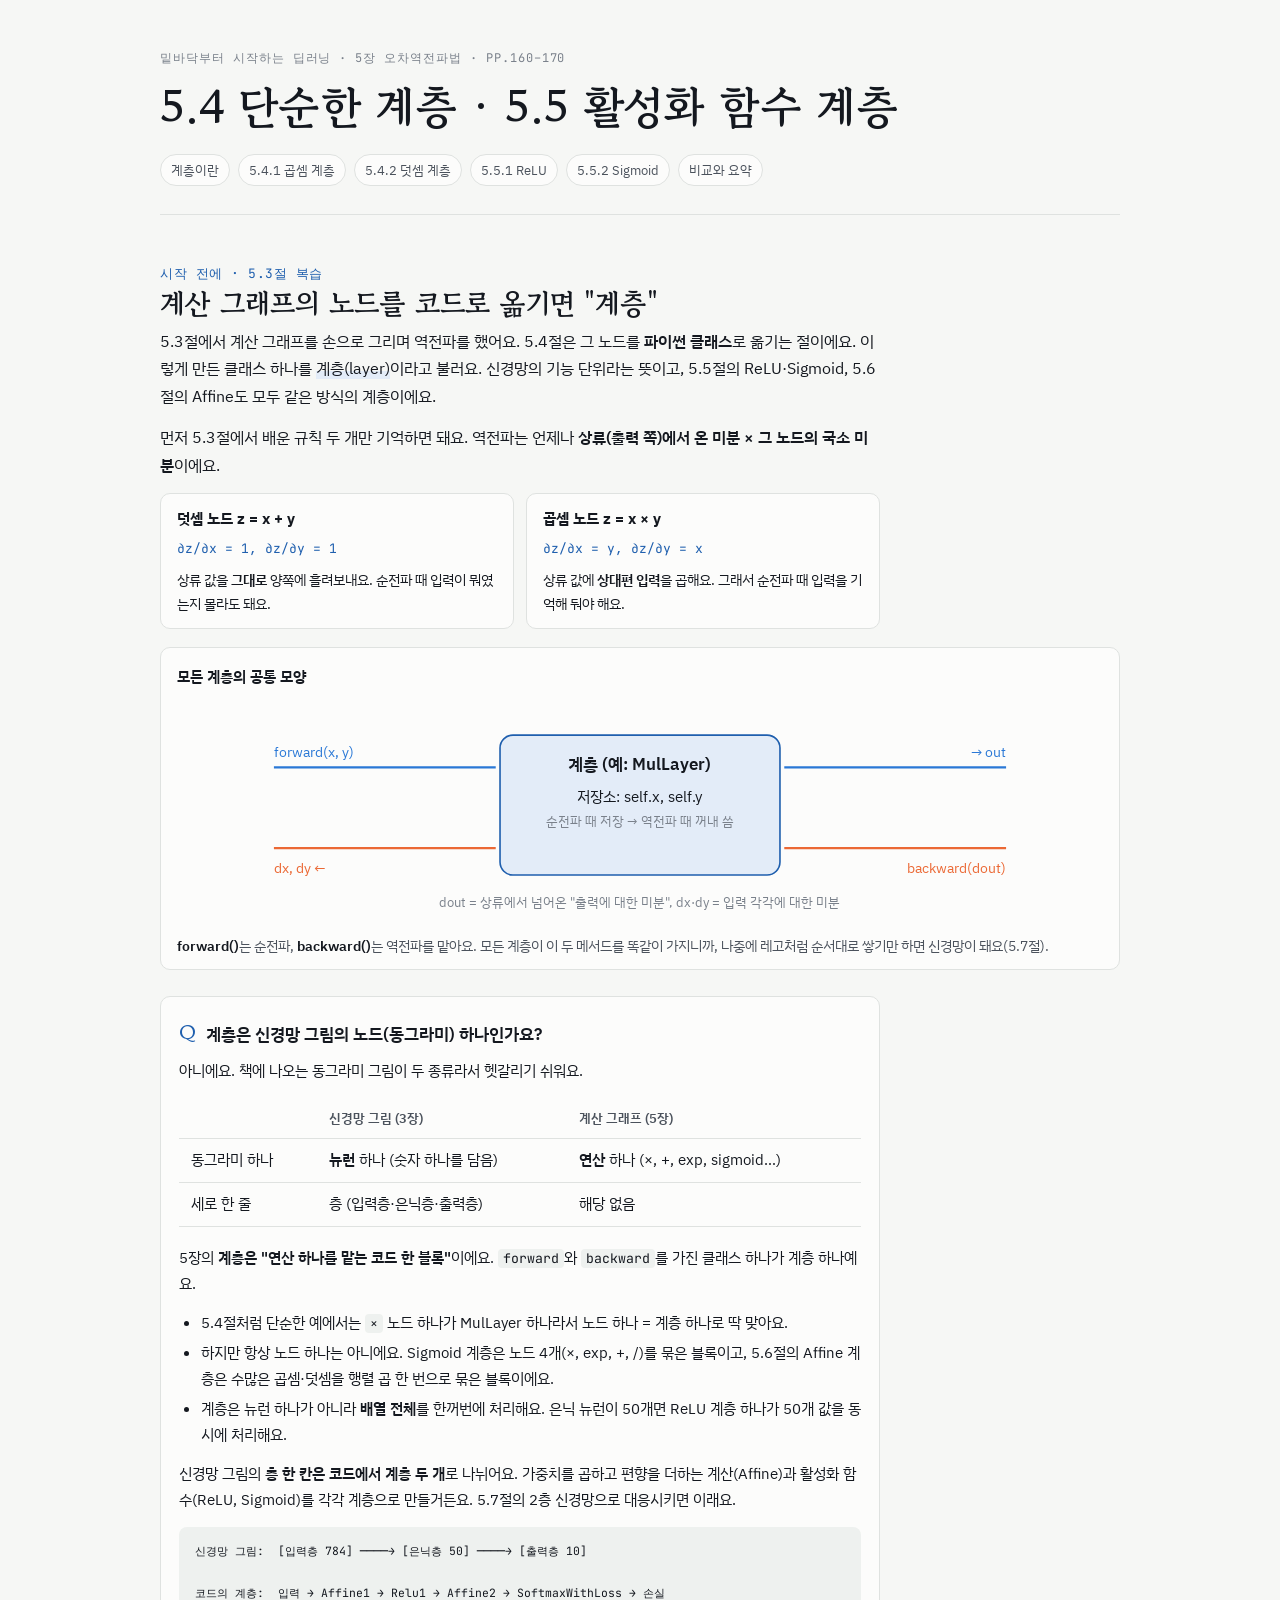
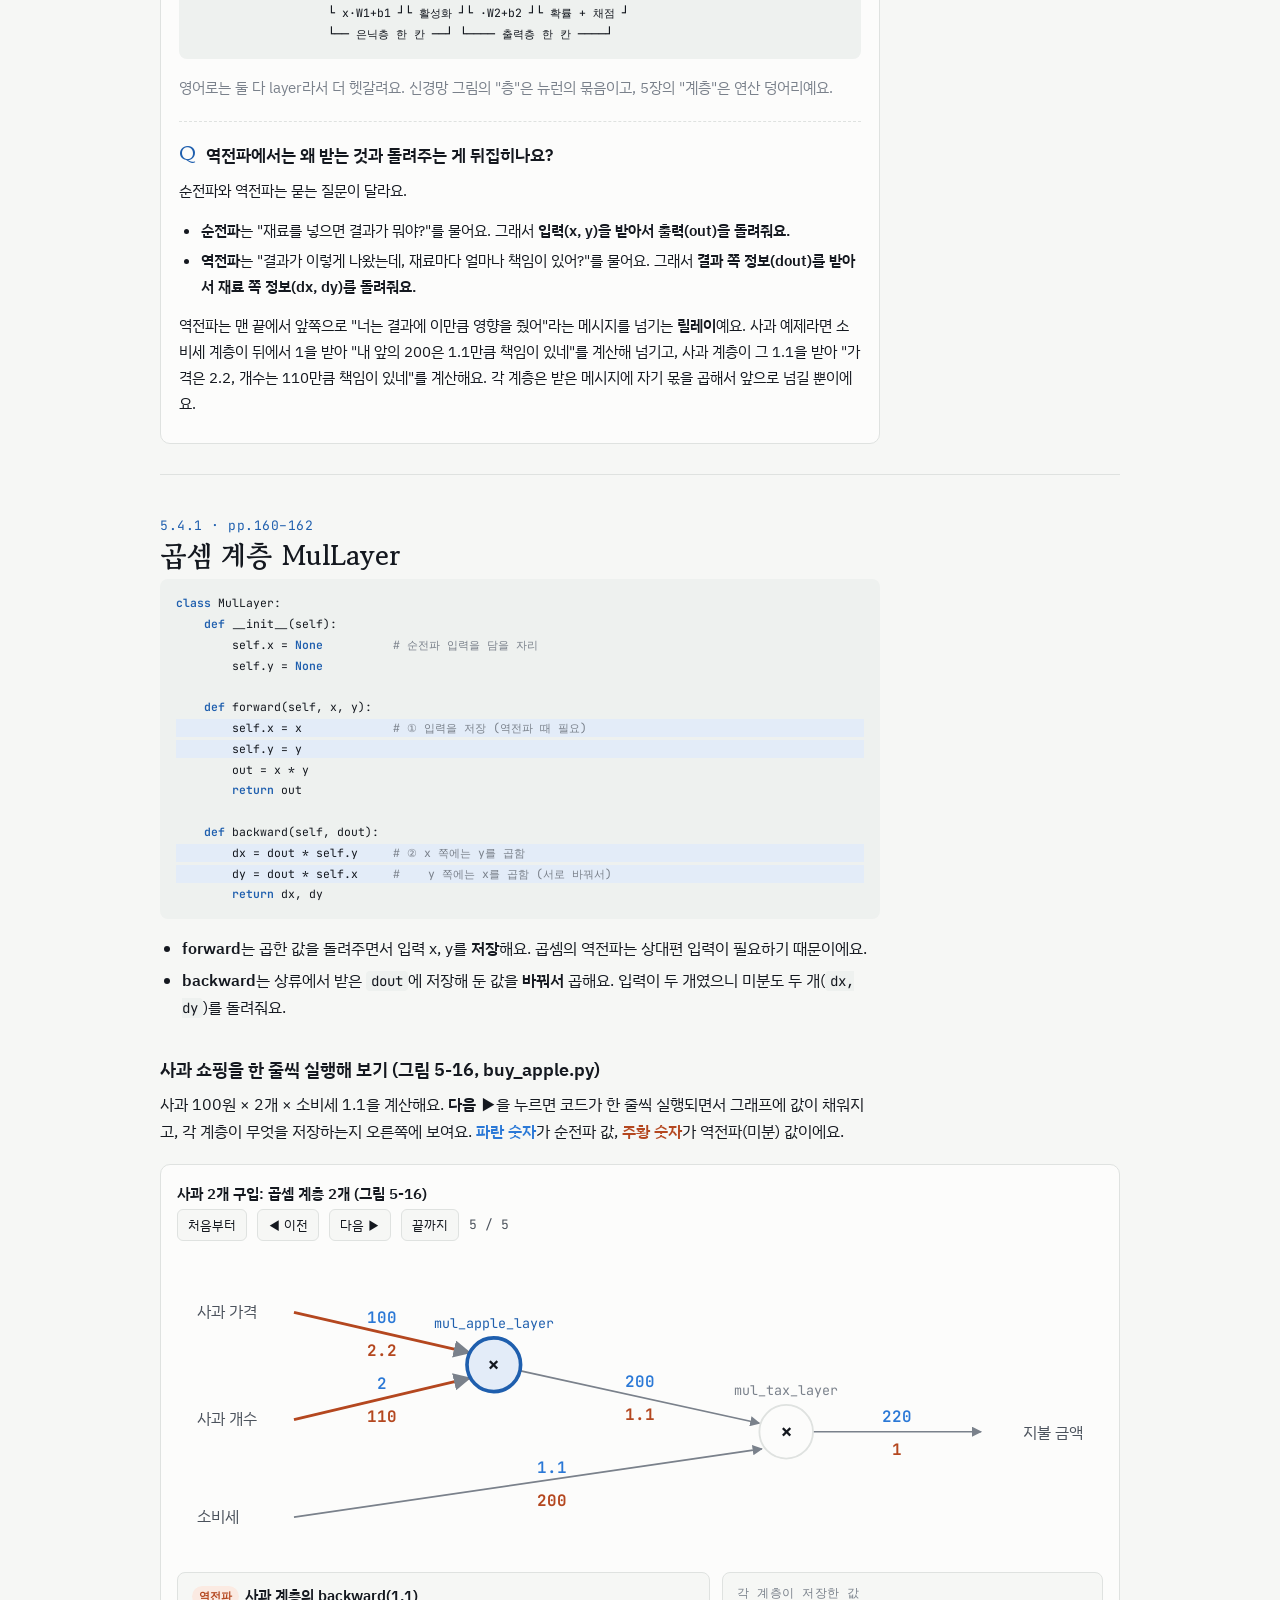
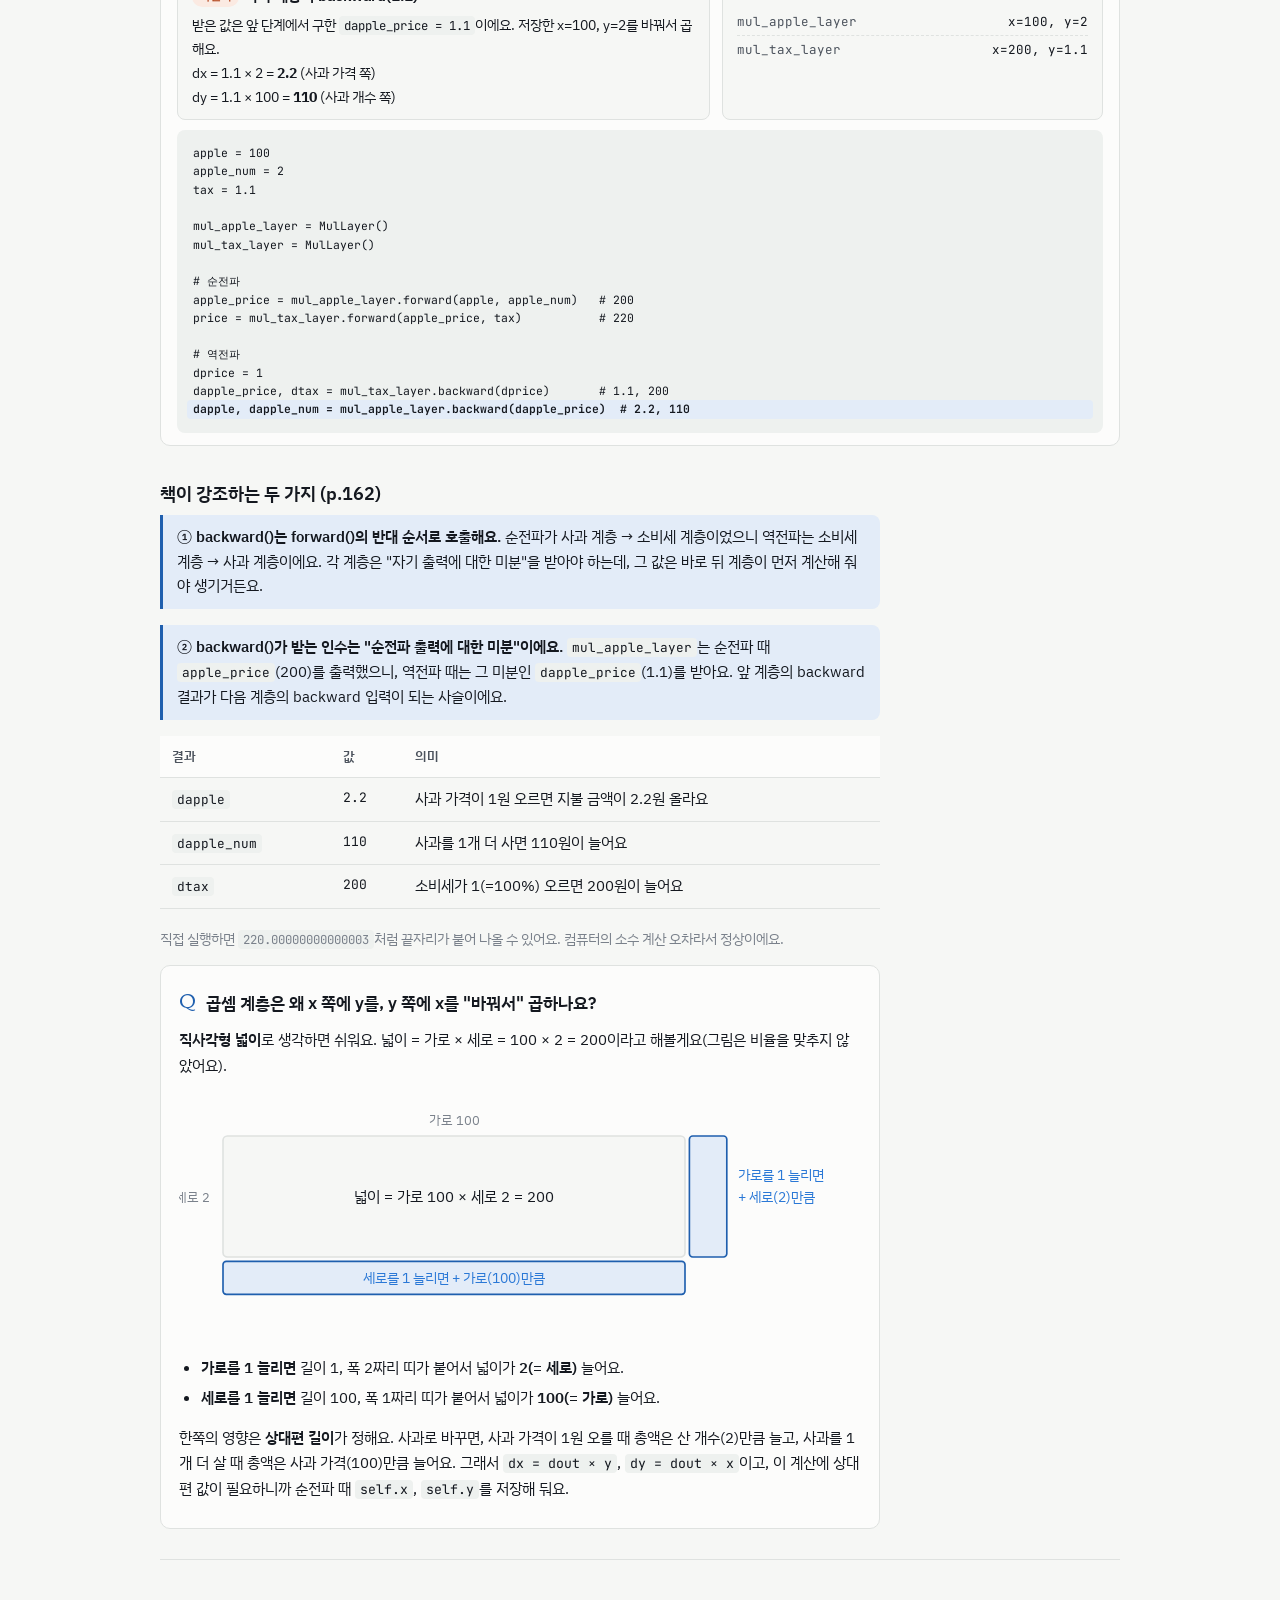
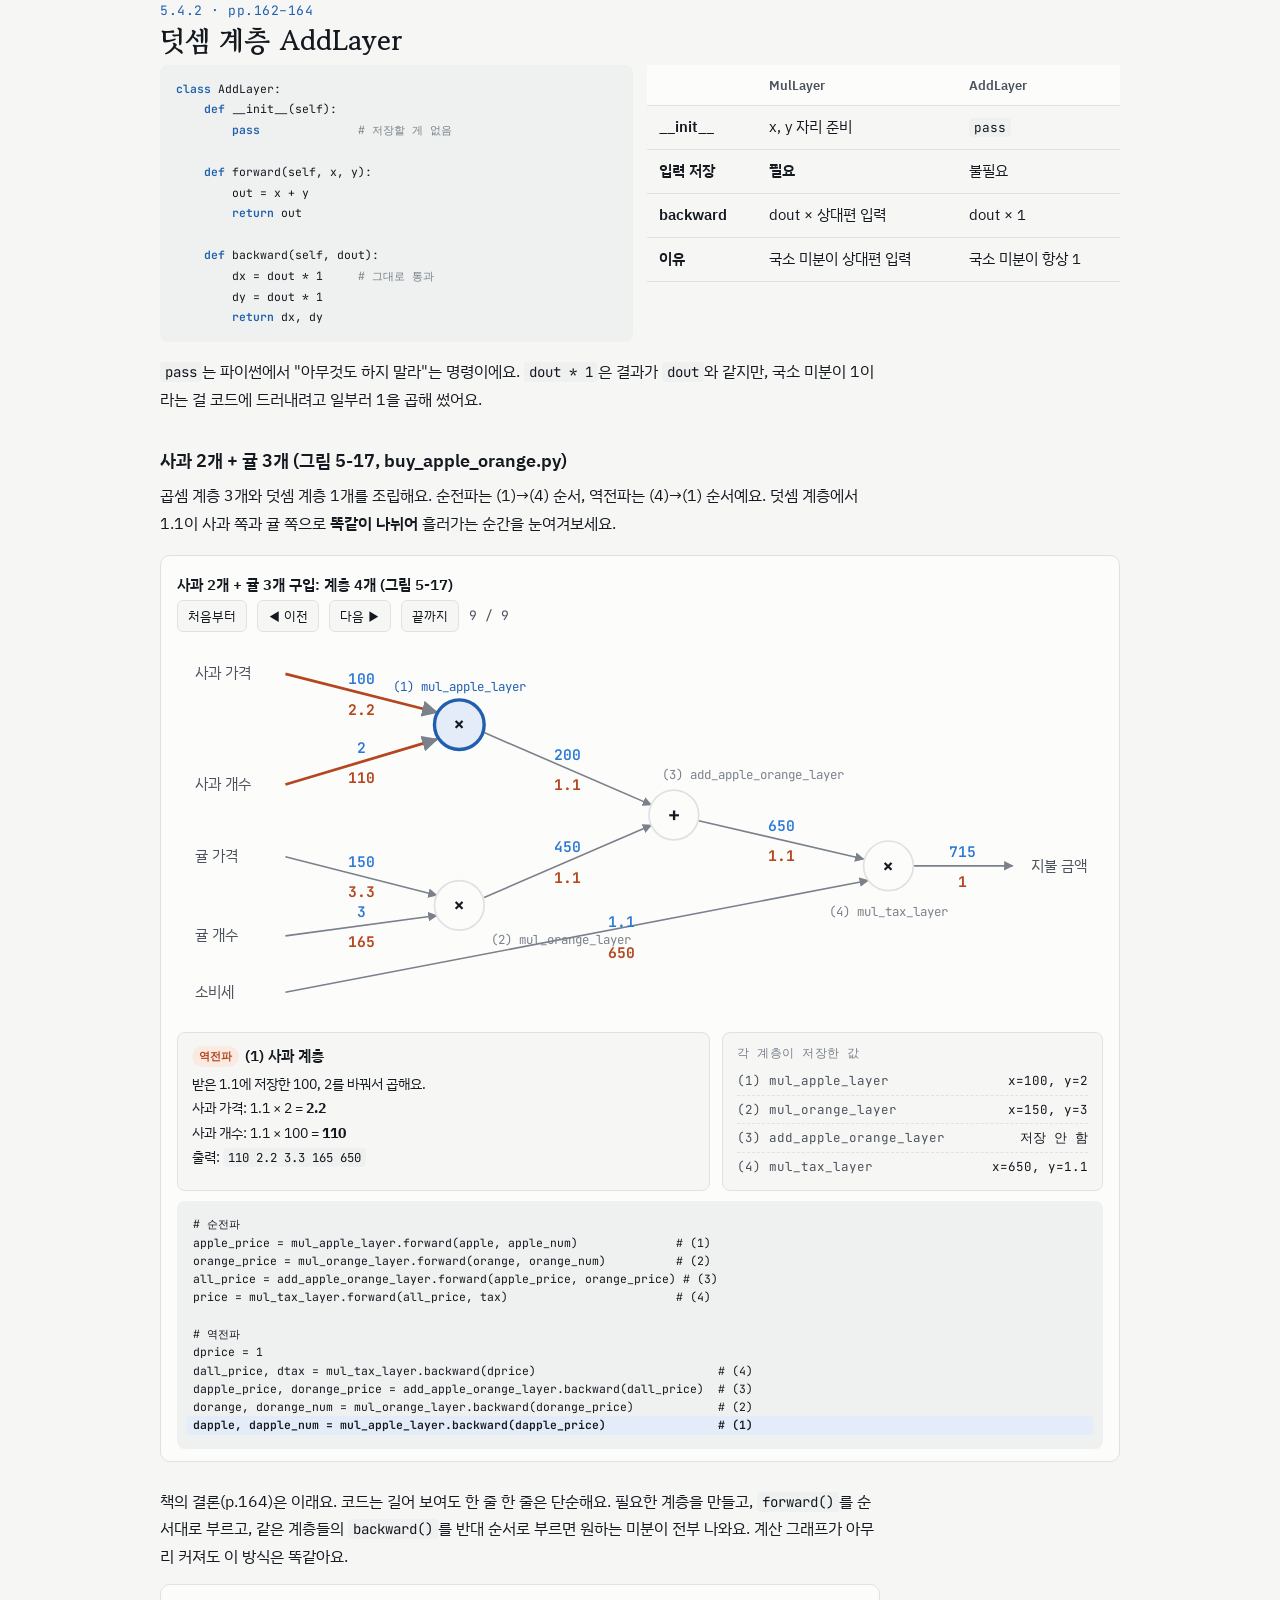
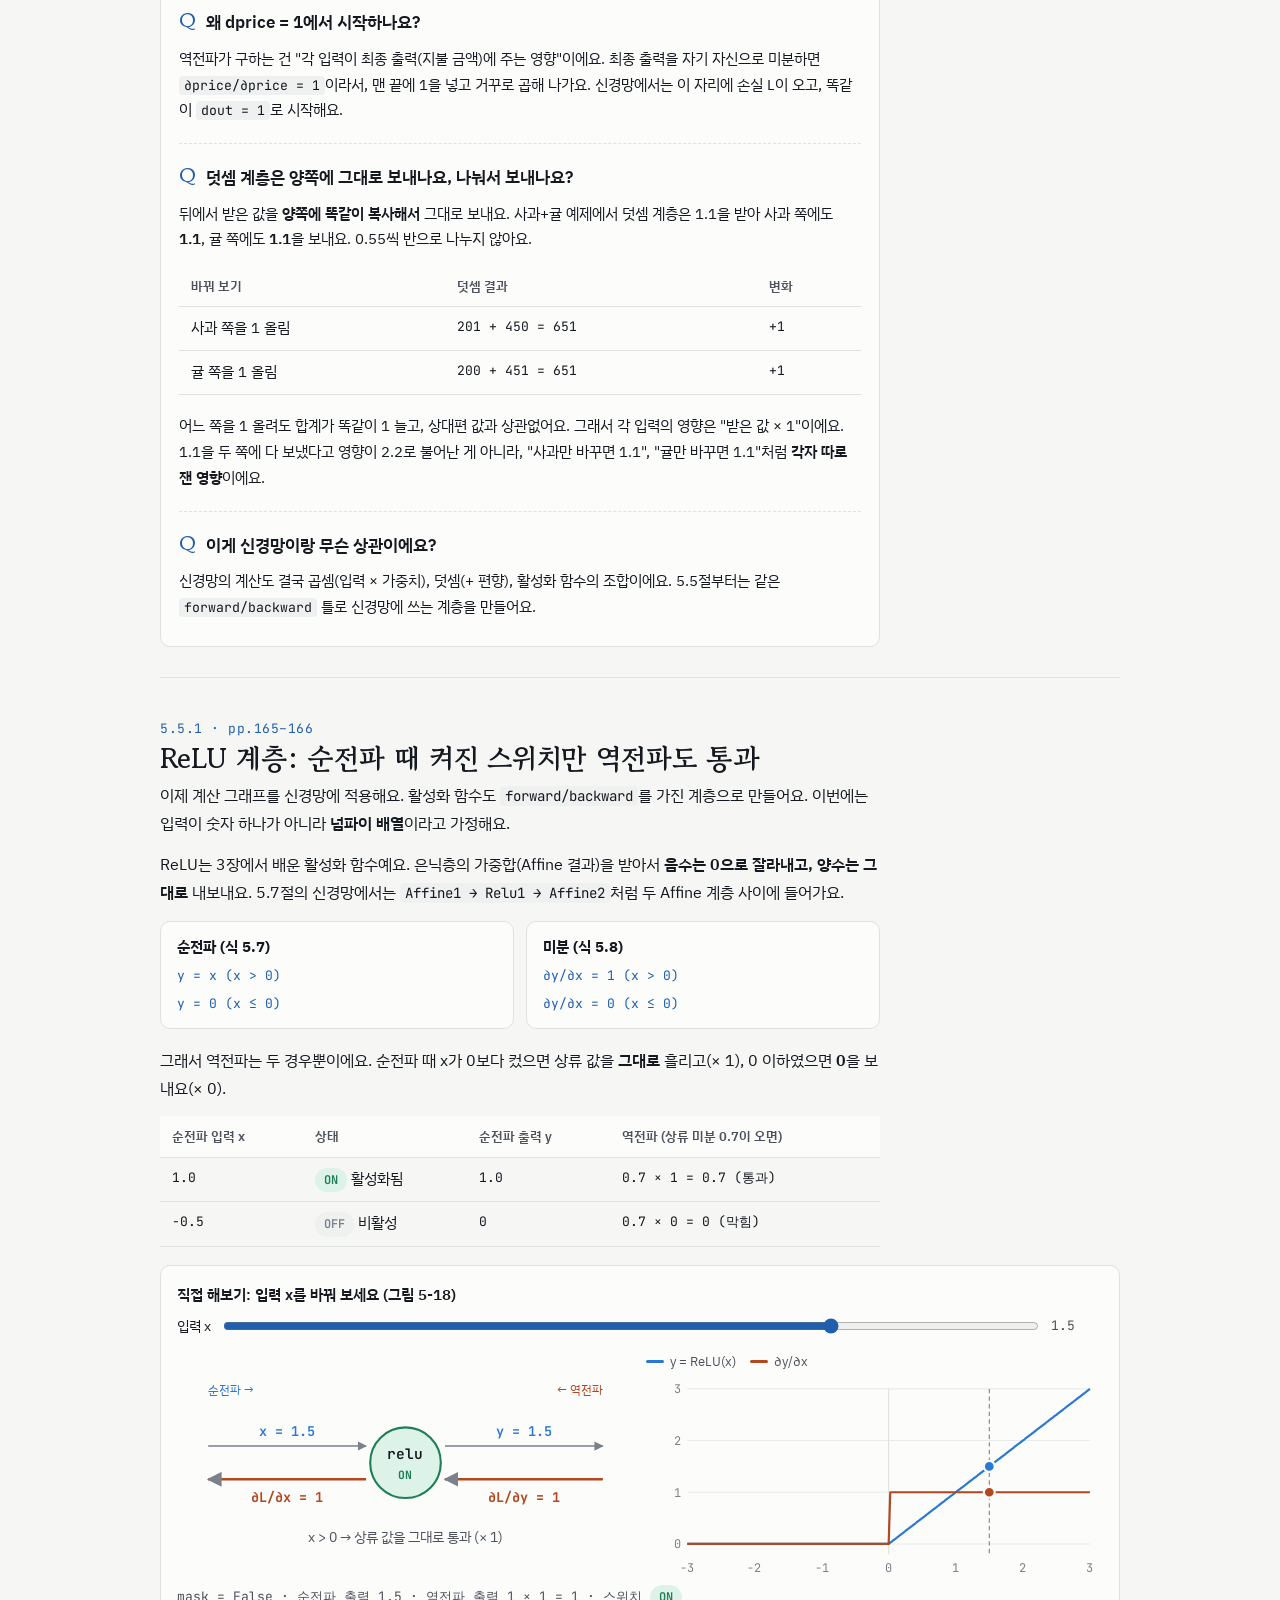
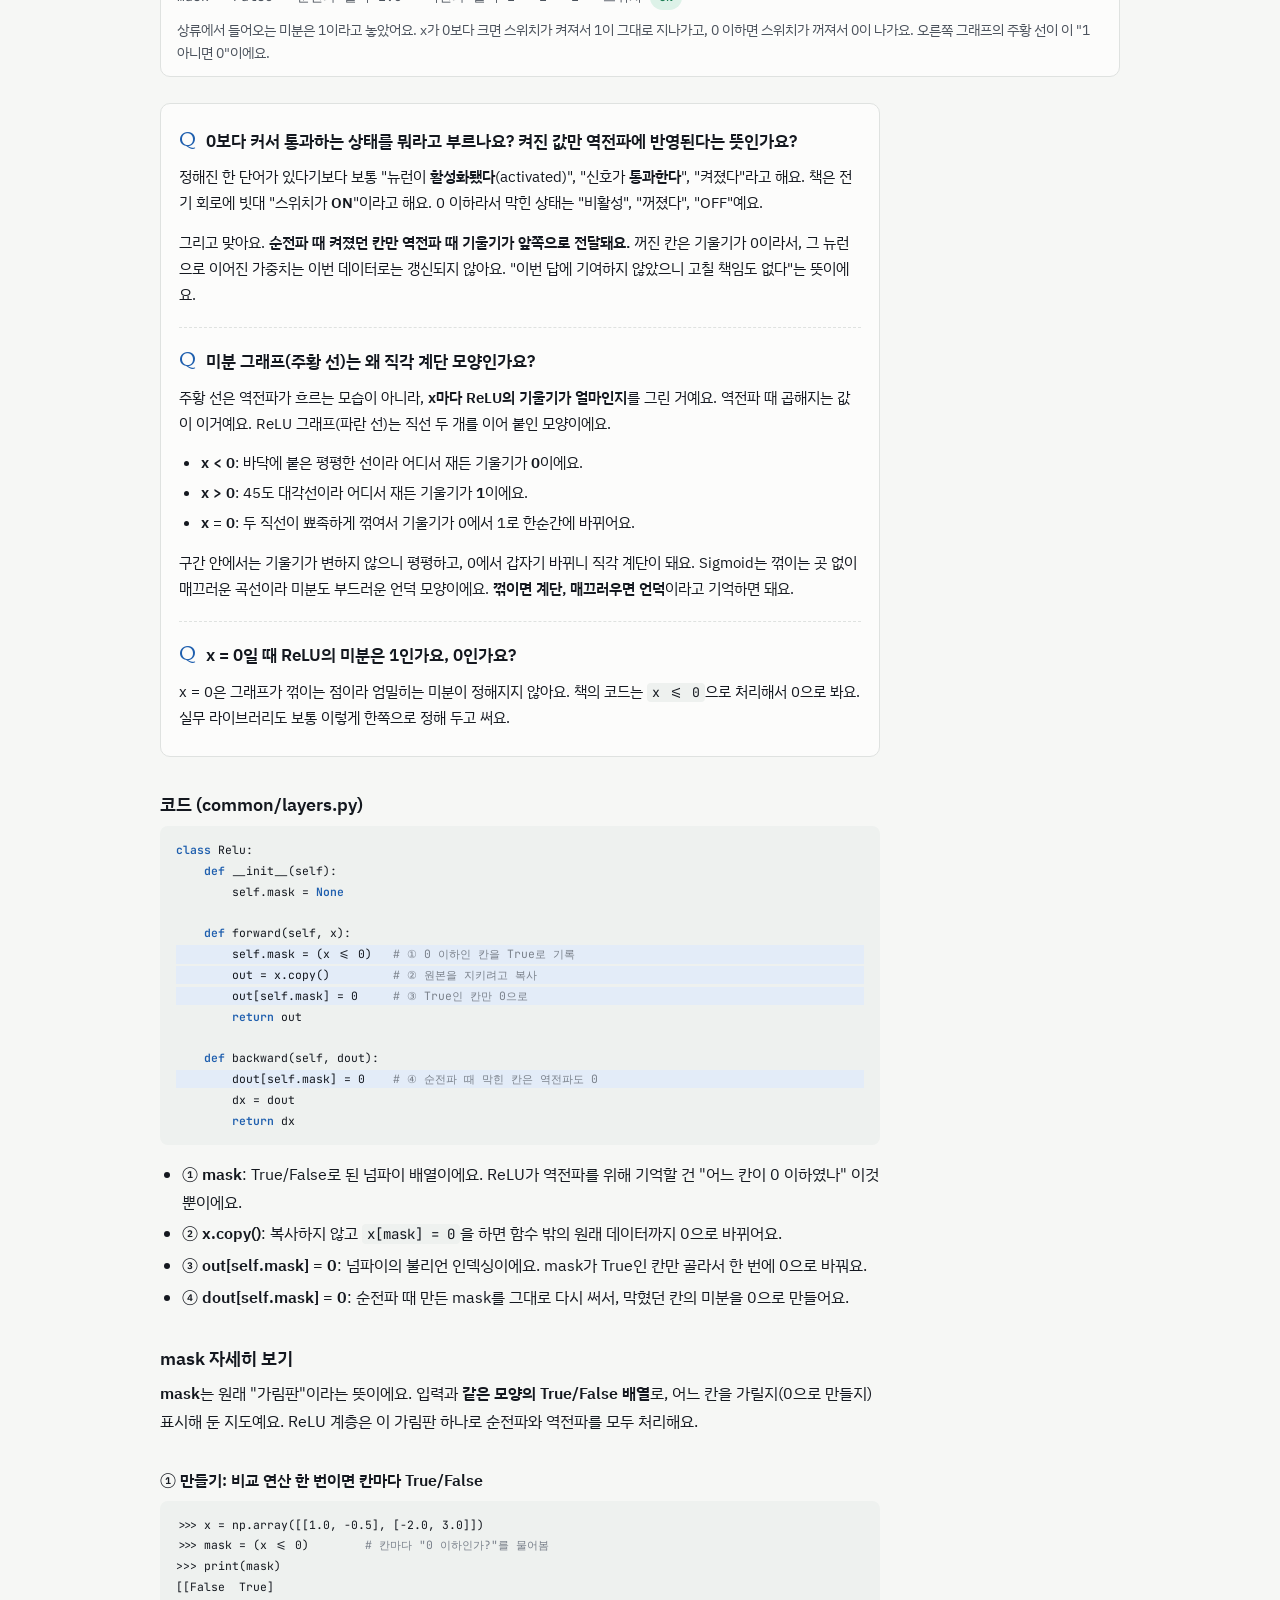
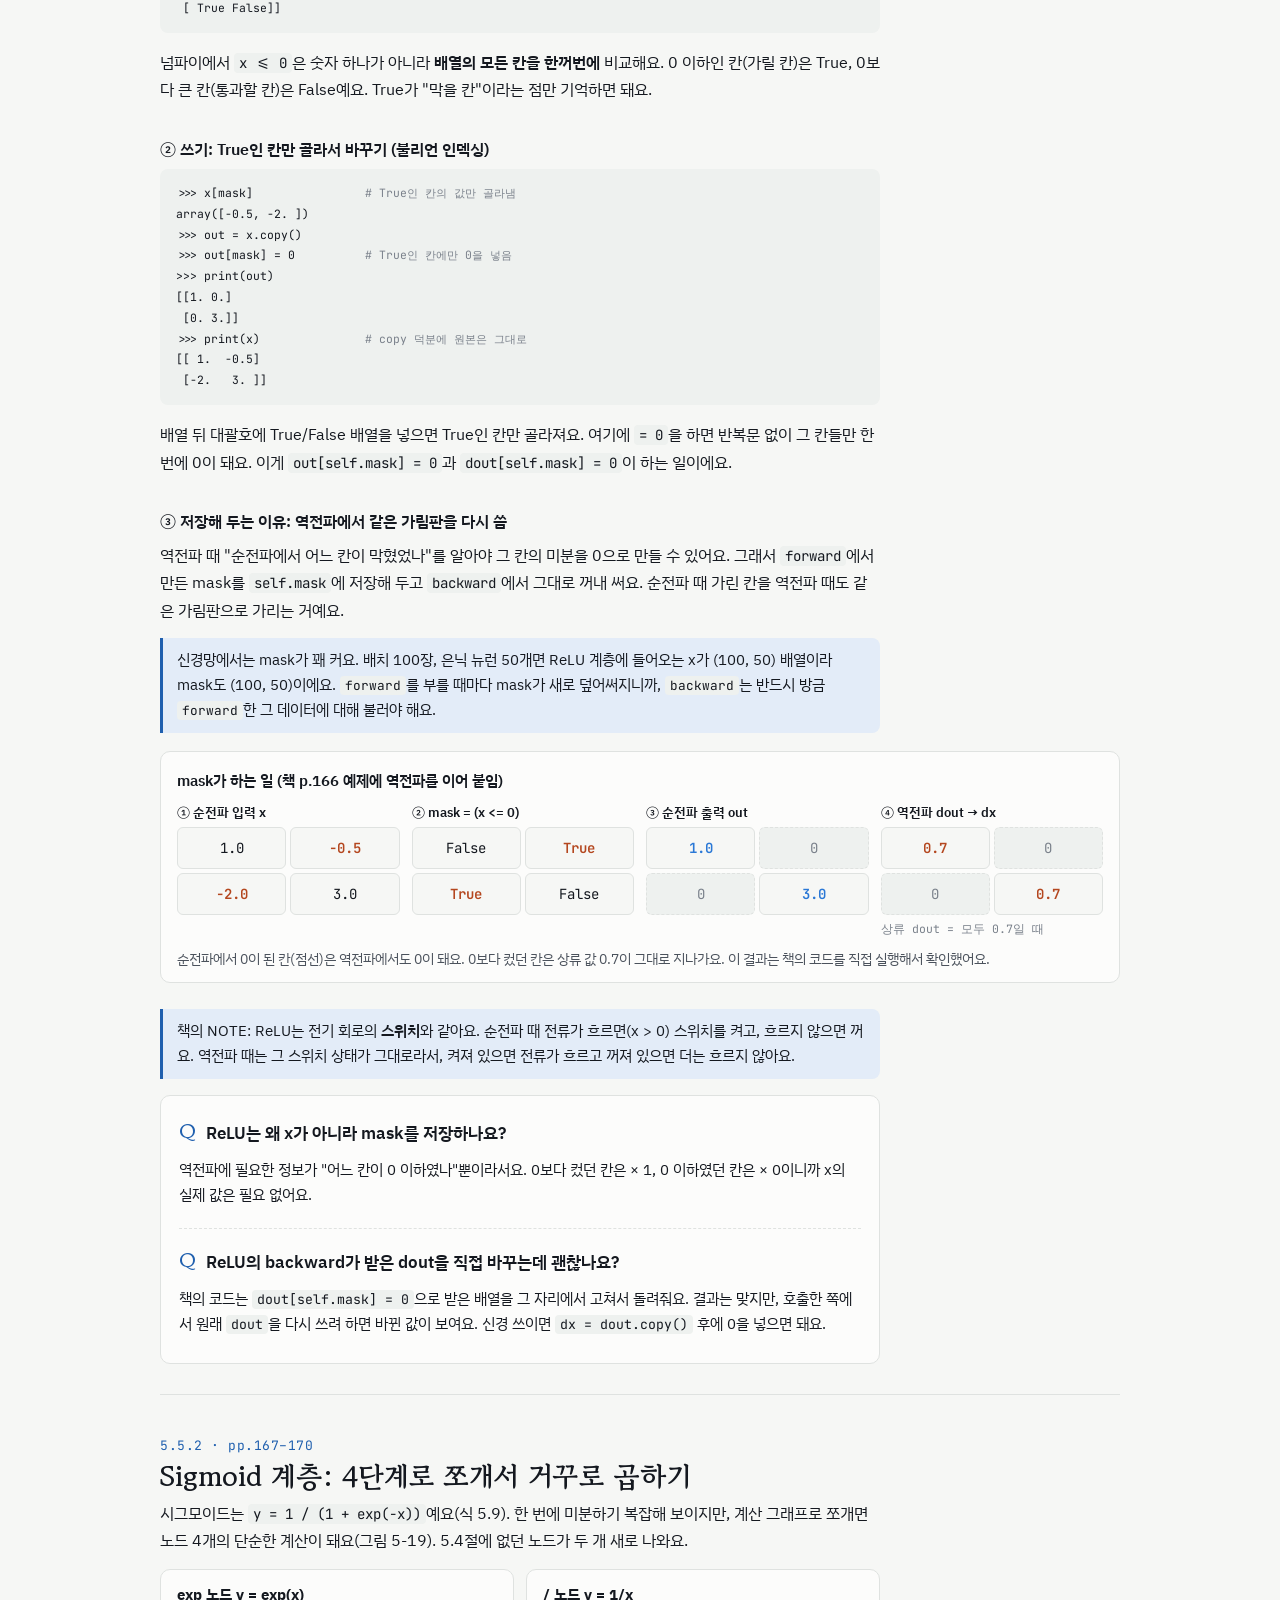
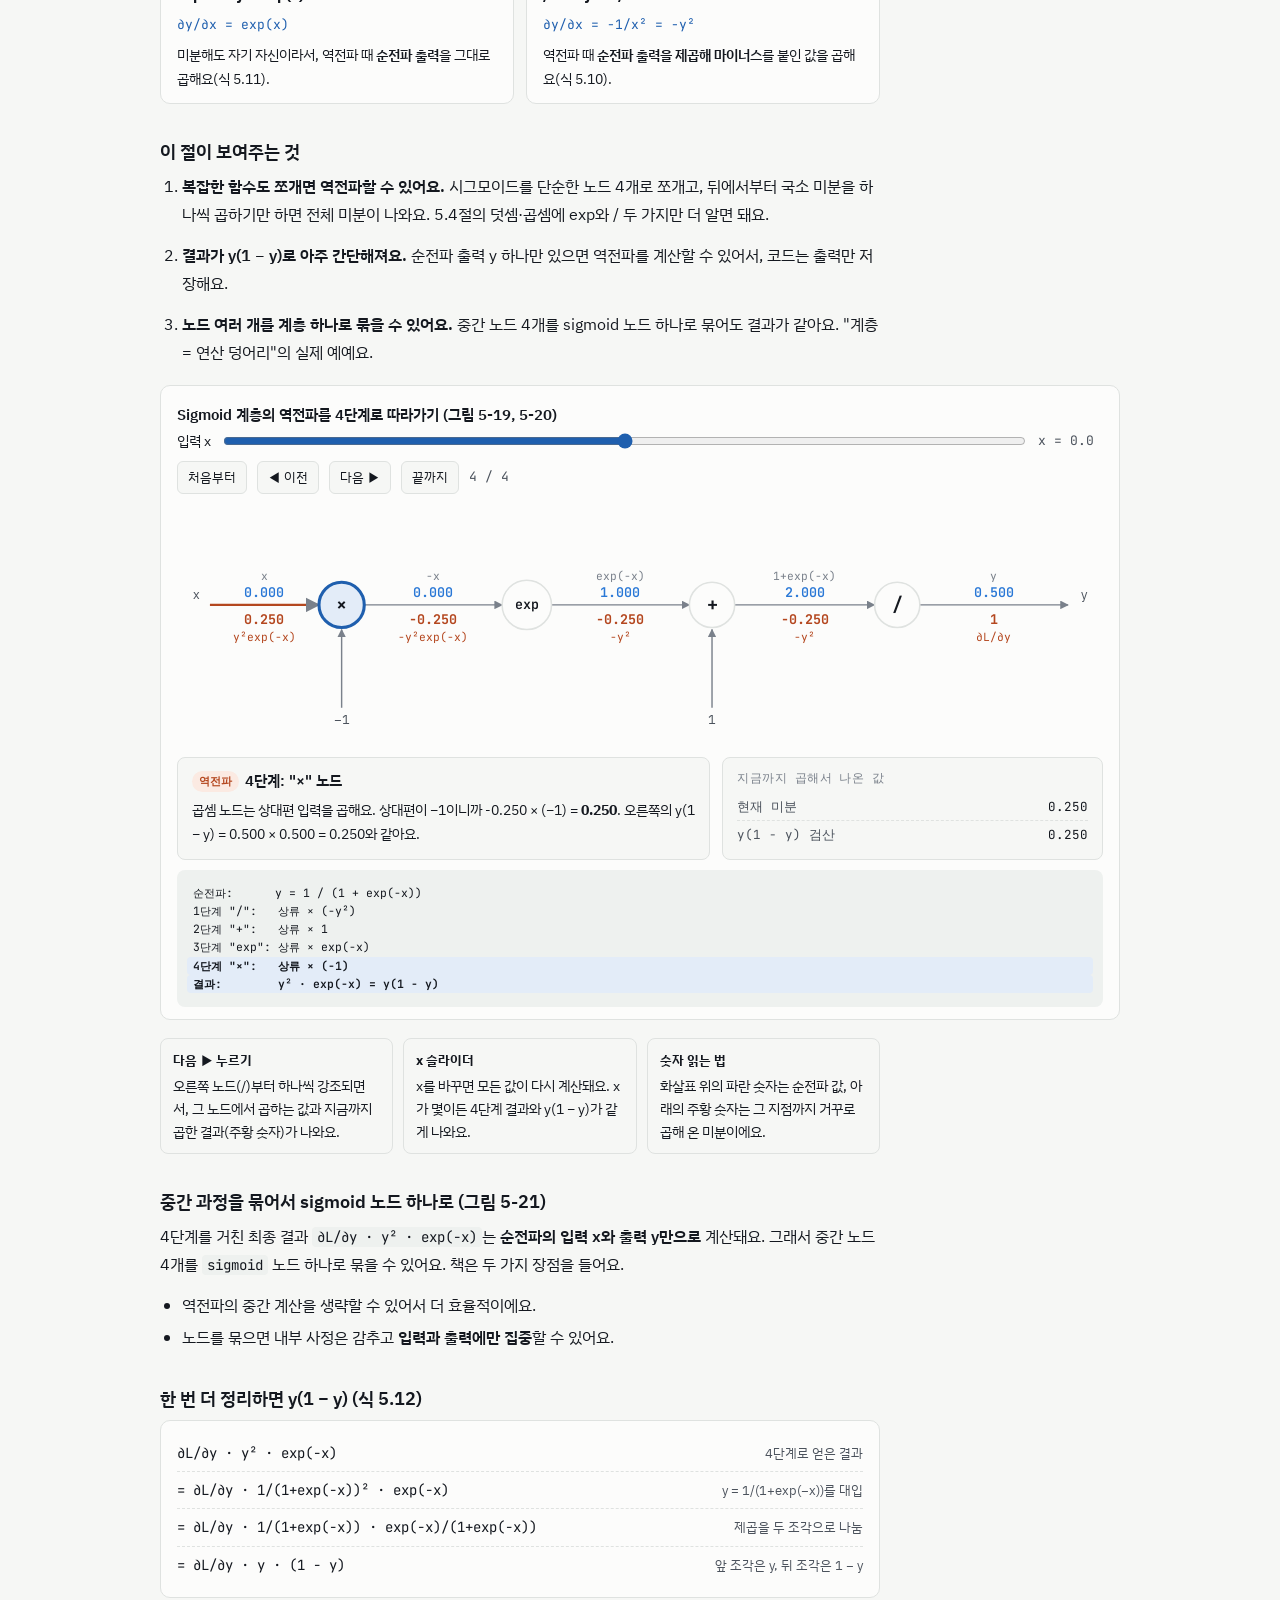
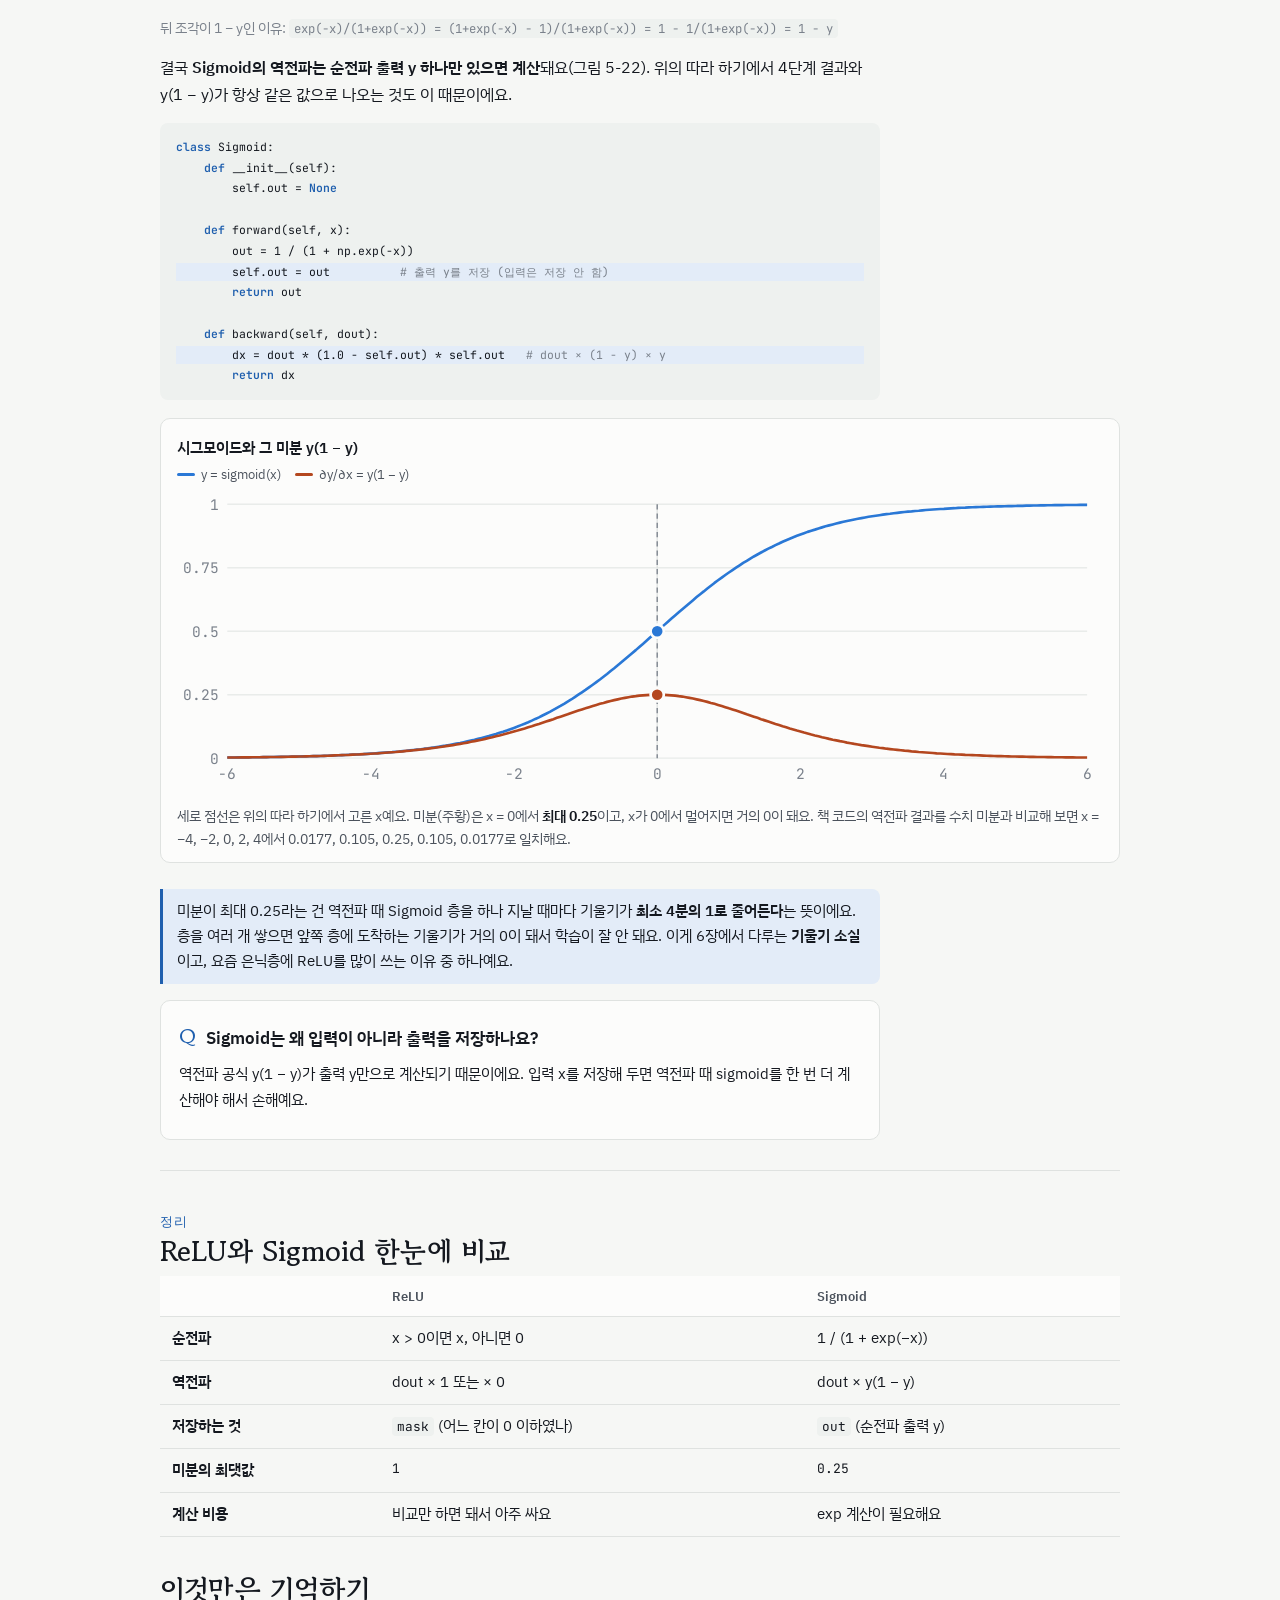
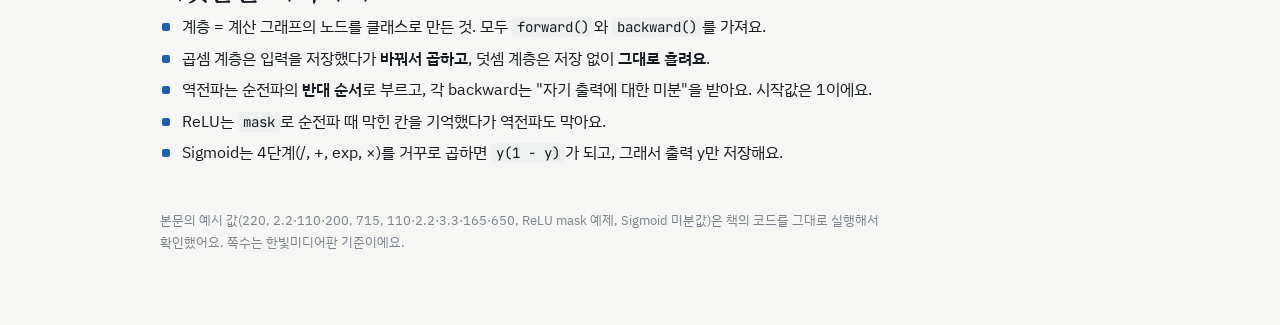
<file: week04/5.4·5._계층_구현 노트.html>
<!doctype html><html><head><meta charset=utf8><meta name=viewport content="width=device-width,initial-scale=1,viewport-fit=cover"><style>:root{color-scheme:light;box-sizing:border-box;padding-top:env(safe-area-inset-top,0px);padding-bottom:env(safe-area-inset-bottom,0px)}html{scroll-padding-top:env(safe-area-inset-top,0px)}body{margin:0;padding:0;font:14px -apple-system,BlinkMacSystemFont,sans-serif;background:#fff;color:#000}img{max-width:100%}[hidden]:not([hidden=until-found i]){display:none!important}</style></head><body>
<title>5.4·5.5 계층 구현 노트</title>
<meta name="claude:viewport-fit-sides" content="cover">
<link rel="preconnect" href="https://fonts.googleapis.com">
<link rel="stylesheet" href="https://fonts.googleapis.com/css2?family=Gowun+Batang:wght@400;700&family=IBM+Plex+Sans+KR:wght@400;500;600&family=JetBrains+Mono:wght@400;600&display=swap">
<style>
/* Layout: one reading column (≈720px) with figures allowed to widen to 960px; a lab-notebook feel — grid paper hint, margin labels for section numbers. */
:root{
  --paper:#f6f7f5; --sheet:#fcfcfb; --ink:#14181f; --ink-2:#4b525c; --ink-3:#7a818b;
  --rule:#dfe2e0; --grid:#e9ecea; --accent:#1f5fae; --accent-soft:#e3ecf8; --code-bg:#eef1ef;
  --s1:#2a78d6; --s2:#eb6834; --s3:#1baf7a; --s4:#eda100; --warn:#b4471f;
  --f-display:"Gowun Batang", "Noto Serif KR", serif;
  --f-body:"IBM Plex Sans KR", "Apple SD Gothic Neo", "Malgun Gothic", system-ui, sans-serif;
  --f-mono:"JetBrains Mono", ui-monospace, "SFMono-Regular", Menlo, monospace;
}
@media (prefers-color-scheme: dark){ :root:not([data-theme="light"]){
  --paper:#15181c; --sheet:#1b1f24; --ink:#eceef0; --ink-2:#b9bec5; --ink-3:#8a9099;
  --rule:#2e343b; --grid:#21262c; --accent:#7fb0ef; --accent-soft:#1f2c3d; --code-bg:#20252b;
  --s1:#3987e5; --s2:#d95926; --s3:#199e70; --s4:#c98500; --warn:#f08a5d; color-scheme:dark }}
:root[data-theme="dark"]{
  --paper:#15181c; --sheet:#1b1f24; --ink:#eceef0; --ink-2:#b9bec5; --ink-3:#8a9099;
  --rule:#2e343b; --grid:#21262c; --accent:#7fb0ef; --accent-soft:#1f2c3d; --code-bg:#20252b;
  --s1:#3987e5; --s2:#d95926; --s3:#199e70; --s4:#c98500; --warn:#f08a5d; color-scheme:dark }
*{box-sizing:border-box}
body{background:var(--paper);color:var(--ink);font-family:var(--f-body);font-size:16px;line-height:1.72;
  padding-left:max(16px,env(safe-area-inset-left,0px));padding-right:max(16px,env(safe-area-inset-right,0px));padding-block:0 64px}
.wrap{max-width:960px;margin:0 auto}
.col{max-width:720px}
header{padding-block:48px 28px;border-bottom:1px solid var(--rule);margin-bottom:8px}
.eyebrow{font-family:var(--f-mono);font-size:12px;letter-spacing:.08em;color:var(--ink-3);text-transform:uppercase}
h1{font-family:var(--f-display);font-weight:700;font-size:clamp(30px,5vw,44px);line-height:1.25;margin:10px 0 12px;text-wrap:balance}
h2{font-family:var(--f-display);font-weight:700;font-size:28px;line-height:1.3;margin:0 0 6px;text-wrap:balance}
h3{font-size:18px;font-weight:600;margin:32px 0 6px}
p{margin:0 0 14px}
.lede{font-size:17px;color:var(--ink-2);max-width:640px}
nav.toc{display:flex;flex-wrap:wrap;gap:8px;margin-top:20px}
nav.toc a{font-size:13px;color:var(--ink-2);text-decoration:none;border:1px solid var(--rule);background:var(--sheet);padding:4px 10px;border-radius:999px}
nav.toc a:hover,nav.toc a:focus-visible{border-color:var(--accent);color:var(--accent);outline:none}
section{padding-block:40px 8px;border-bottom:1px solid var(--rule)}
.sec-no{font-family:var(--f-mono);font-size:13px;color:var(--accent);letter-spacing:.04em}
.muted{color:var(--ink-3);font-size:14px}
code{font-family:var(--f-mono);font-size:.88em;background:var(--code-bg);padding:1px 5px;border-radius:4px}
pre{font-family:var(--f-mono);font-size:13px;line-height:1.6;background:var(--code-bg);padding:14px 16px;border-radius:8px;overflow-x:auto;margin:0 0 16px;max-width:100%}
pre code{background:none;padding:0}
pre .c{color:var(--ink-3)} pre .k{color:var(--accent);font-weight:600} pre .hl{background:var(--accent-soft);display:inline-block;width:100%}
strong{font-weight:600}
.key{background:linear-gradient(transparent 62%,var(--accent-soft) 62%)}
ul,ol{padding-left:22px;margin:0 0 14px} li{margin:4px 0}
.tw{overflow-x:auto;margin:0 0 18px}
table{border-collapse:collapse;width:100%;font-size:14.5px;min-width:520px}
th,td{text-align:left;vertical-align:top;padding:9px 12px;border-bottom:1px solid var(--rule)}
th{font-weight:600;color:var(--ink-2);font-size:13px;background:var(--sheet)}
td code{white-space:nowrap}
.num{font-variant-numeric:tabular-nums;font-family:var(--f-mono);font-size:13px}
figure{margin:18px 0 26px;background:var(--sheet);border:1px solid var(--rule);border-radius:10px;padding:16px 16px 12px}
figcaption{font-size:13.5px;color:var(--ink-2);margin-top:8px}
figcaption b{color:var(--ink);font-weight:600}
.fig-title{font-weight:600;font-size:15px;margin-bottom:2px}
.legend{display:flex;flex-wrap:wrap;gap:14px;font-size:13px;color:var(--ink-2);margin:4px 0 6px}
.legend span{display:inline-flex;align-items:center;gap:6px}
.legend i{width:16px;height:3px;border-radius:2px;display:inline-block}
.legend i.dash{background:repeating-linear-gradient(90deg,currentColor 0 5px,transparent 5px 8px)!important}
.chart{position:relative;width:100%}
.chart svg{display:block;width:100%;height:auto;overflow:visible}
.chart text{fill:var(--ink-3);font-family:var(--f-mono);font-size:11px}
.chart .gridl{stroke:var(--grid);stroke-width:1}
.chart .axis{stroke:var(--rule);stroke-width:1}
.tip{position:absolute;pointer-events:none;background:var(--ink);color:var(--paper);font-size:12px;font-family:var(--f-mono);padding:6px 8px;border-radius:6px;white-space:nowrap;transform:translate(-50%,-110%);opacity:0;transition:opacity .1s;z-index:3;line-height:1.5}
.tip.on{opacity:1}
.grid2{display:grid;grid-template-columns:repeat(auto-fit,minmax(260px,1fr));gap:14px}
.grid3{display:grid;grid-template-columns:repeat(auto-fit,minmax(220px,1fr));gap:12px}
.grid2>*,.grid3>*{min-width:0}
.tile{background:var(--sheet);border:1px solid var(--rule);border-radius:10px;padding:14px 16px}
.tile .big{font-family:var(--f-display);font-size:34px;font-weight:700;line-height:1.15;font-variant-numeric:tabular-nums}
.tile .lbl{font-size:13px;color:var(--ink-2)}
.tile.hero .big{color:var(--accent)}
.note{border-left:3px solid var(--accent);background:var(--accent-soft);padding:10px 14px;border-radius:0 8px 8px 0;font-size:14.5px;margin:0 0 16px}
.case{background:var(--sheet);border:1px solid var(--rule);border-radius:10px;padding:16px 18px}
.case h4{margin:0 0 4px;font-size:16px;font-weight:600}
.case .from{font-family:var(--f-mono);font-size:12px;color:var(--accent);margin-bottom:6px}
.case p{font-size:14.5px;margin:0 0 8px} .case p:last-child{margin:0}
.loop svg text{font-family:var(--f-body)}
.ctrl{display:flex;flex-wrap:wrap;align-items:center;gap:10px;margin:6px 0 10px;font-size:14px}
.ctrl button{font:inherit;font-size:13px;border:1px solid var(--rule);background:var(--paper);color:var(--ink);padding:4px 10px;border-radius:6px;cursor:pointer}
.ctrl button[aria-pressed="true"]{border-color:var(--accent);color:var(--accent);background:var(--accent-soft)}
.ctrl button:focus-visible{outline:2px solid var(--accent);outline-offset:2px}
.ctrl input[type=range]{flex:1;min-width:140px;accent-color:var(--accent)}
.readout{font-family:var(--f-mono);font-size:13px;color:var(--ink-2)}
.check li{list-style:none;position:relative;padding-left:4px}
.check{padding-left:18px}
.check li::before{content:"";position:absolute;left:-16px;top:.62em;width:8px;height:8px;border-radius:2px;background:var(--accent)}
.sm{display:grid;grid-template-columns:repeat(auto-fit,minmax(250px,1fr));gap:12px}
.sm>div{min-width:0}
.sm .smt{font-size:13px;font-weight:600;margin-bottom:2px}
.bd rect{fill:var(--paper);stroke:var(--rule);stroke-width:1.5}
.bd rect.fw{fill:var(--accent-soft);stroke:var(--accent)}
.bd text{font-family:var(--f-body)}
.bd .h{font-size:16px;font-weight:600;fill:var(--ink)}
.bd .t{font-size:13.5px;fill:var(--ink)}
.bd .s{font-size:12px;fill:var(--ink-3)}
.bd .em{font-size:14px;font-weight:600;fill:var(--accent)}
.bd .b1{font-size:13px;fill:var(--s1)} .bd .b2{font-size:13px;fill:var(--s2)}
.bd .arr{stroke:var(--ink-3);stroke-width:1.5;fill:none;marker-end:url(#arB)}
.bd .fwd{stroke:var(--s1);stroke-width:2;marker-end:none}
.bd .bwd{stroke:var(--s2);stroke-width:2;marker-end:none}
.guide{display:grid;grid-template-columns:repeat(auto-fit,minmax(200px,1fr));gap:10px;margin:12px 0 4px}
.guide div{background:var(--paper);border:1px solid var(--rule);border-radius:8px;padding:10px 12px;font-size:13.5px;min-width:0}
.guide b{display:block;font-size:13px;margin-bottom:2px}
.plain{font-size:13.5px;color:var(--ink-2);border-top:1px dashed var(--rule);padding-top:8px;margin-top:8px}
.plain b{color:var(--ink)}
p code,li code,h4 code{overflow-wrap:anywhere}
.steps{padding-left:22px}
.steps li{margin:0 0 14px}
.src{display:inline-block;font-size:12px;color:var(--accent);font-family:var(--f-mono)}
.qnav{display:flex;flex-wrap:wrap;gap:6px;margin:4px 0 8px}
.qnav a{font-size:12.5px;color:var(--ink-2);text-decoration:none;border:1px solid var(--rule);background:var(--sheet);padding:3px 9px;border-radius:999px}
.qnav a:hover,.qnav a:focus-visible{border-color:var(--accent);color:var(--accent);outline:none}
.qa-box{background:var(--sheet);border:1px solid var(--rule);border-radius:10px;padding:4px 18px 6px;margin:8px auto 22px 0}
.qa-box .qa-topic{border-bottom:0;margin-bottom:0;color:var(--accent)}
.qa-box .qa:last-child{border-bottom:0}
.qa-group{margin-top:26px}
.qa-topic{font-family:var(--f-mono);font-size:12px;letter-spacing:.06em;color:var(--ink-3);text-transform:uppercase;border-bottom:1px solid var(--rule);padding-bottom:4px;margin-bottom:6px}
.qa{padding:14px 0 6px;border-bottom:1px dashed var(--rule);scroll-margin-top:16px}
.qa:last-child{border-bottom:0}
.qa .q{margin:0 0 8px;font-size:17px;display:flex;gap:10px;align-items:baseline}
.qa .q::before{content:"Q";font-family:var(--f-display);font-weight:700;color:var(--accent);font-size:20px;flex:none}
.qa p,.qa ul{font-size:15px}
.refs{font-size:13px;color:var(--ink-2);padding-left:18px}
.refs a{color:var(--accent)}
footer{padding-top:28px;font-size:13px;color:var(--ink-3)}
@media (prefers-reduced-motion:reduce){*{transition:none!important}}
</style>
<style>
/* extra components for the 5.4–5.5 note */
:root{--warn-soft:#fbeae2;--ok:#1d7f55;--ok-soft:#ddf2e8}
@media (prefers-color-scheme: dark){:root:not([data-theme="light"]){--warn-soft:#3a2419;--ok:#5fcf9a;--ok-soft:#17352a}}
:root[data-theme="dark"]{--warn-soft:#3a2419;--ok:#5fcf9a;--ok-soft:#17352a}

.rule2{display:grid;grid-template-columns:repeat(auto-fit,minmax(240px,1fr));gap:12px;margin:10px 0 18px}
.rule2>div{background:var(--sheet);border:1px solid var(--rule);border-radius:10px;padding:12px 16px;min-width:0}
.rule2 b{display:block;font-size:15px;margin-bottom:2px}
.rule2 .f{font-family:var(--f-mono);font-size:13px;color:var(--accent)}
.gs .ctrl{margin:0 0 8px}
.gs-counter{font-family:var(--f-mono);font-size:13px;color:var(--ink-2);min-width:4.5em}
.gs-panel{display:grid;grid-template-columns:minmax(0,1.4fr) minmax(0,1fr);gap:12px;margin-top:10px}
@media (max-width:640px){.gs-panel{grid-template-columns:1fr}}
.gs-explain,.gs-mem{background:var(--paper);border:1px solid var(--rule);border-radius:8px;padding:10px 14px;font-size:14px;min-width:0}
.gs-explain .t{font-weight:600;font-size:15px;margin-bottom:4px}
.gs-explain .phase{display:inline-block;font-family:var(--f-mono);font-size:11px;padding:1px 7px;border-radius:999px;margin-right:6px;vertical-align:1px}
.phase.fw{background:var(--accent-soft);color:var(--s1)}
.phase.bw{background:var(--warn-soft);color:var(--warn)}
.phase.prep{background:var(--code-bg);color:var(--ink-3)}
.gs-mem .t{font-size:12px;font-family:var(--f-mono);color:var(--ink-3);margin-bottom:4px;letter-spacing:.04em}
.gs-mem div.r{display:flex;justify-content:space-between;gap:10px;font-family:var(--f-mono);font-size:12.5px;padding:3px 0;border-bottom:1px dashed var(--rule)}
.gs-mem div.r:last-child{border-bottom:0}
.gs-mem div.r span:first-child{color:var(--ink-2)}
.gs-code{margin:10px 0 0}
.gs-code .ln{display:block;padding:0 6px;margin:0 -6px;border-radius:4px}
.gs-code .ln.on{background:var(--accent-soft);color:var(--ink);font-weight:600}
.gsvg text{font-family:var(--f-mono)}
.leg2{display:flex;flex-wrap:wrap;gap:14px;font-size:13px;color:var(--ink-2);margin:2px 0 6px}
.leg2 span{display:inline-flex;align-items:center;gap:6px}
.leg2 i{width:18px;height:3px;border-radius:2px;display:inline-block}
.cmp td:first-child{font-weight:600;white-space:nowrap}
.grids{display:grid;grid-template-columns:repeat(auto-fit,minmax(150px,1fr));gap:12px;margin:8px 0 6px}
.grids>div{min-width:0}
.grids .gt{font-size:12.5px;font-weight:600;margin-bottom:4px}
.grids .gs2{font-family:var(--f-mono);font-size:11.5px;color:var(--ink-3);margin-top:4px}
.mx{display:grid;grid-template-columns:1fr 1fr;gap:4px}
.mx span{font-family:var(--f-mono);font-size:14px;text-align:center;padding:8px 0;border-radius:6px;background:var(--paper);border:1px solid var(--rule)}
.mx span.off{background:var(--code-bg);color:var(--ink-3);border-style:dashed}
.mx span.t{color:var(--warn);font-weight:600}
.mx span.p{color:var(--s1);font-weight:600}
.mx span.b{color:var(--warn);font-weight:600}
.deriv{background:var(--sheet);border:1px solid var(--rule);border-radius:10px;padding:14px 16px;margin:0 0 18px;overflow-x:auto}
.deriv .ln{display:grid;grid-template-columns:minmax(0,1fr) auto;gap:14px;align-items:baseline;padding:6px 0;border-bottom:1px dashed var(--rule)}
.deriv .ln:last-child{border-bottom:0}
.deriv .m{font-family:var(--f-mono);font-size:14px;white-space:nowrap}
.deriv .why{font-size:13px;color:var(--ink-2);text-align:right}
@media (max-width:560px){.deriv .ln{grid-template-columns:1fr}.deriv .why{text-align:left}}
.pill{display:inline-block;font-family:var(--f-mono);font-size:12px;padding:2px 9px;border-radius:999px;font-weight:600}
.pill.on{background:var(--ok-soft);color:var(--ok)}
.pill.off{background:var(--code-bg);color:var(--ink-3)}
</style>

<div class="wrap">
<header>
  <div class="eyebrow">밑바닥부터 시작하는 딥러닝 · 5장 오차역전파법 · pp.160–170</div>
  <h1>5.4 단순한 계층 · 5.5 활성화 함수 계층</h1>
  <nav class="toc" aria-label="목차">
    <a href="#idea">계층이란</a><a href="#mul">5.4.1 곱셈 계층</a><a href="#add">5.4.2 덧셈 계층</a><a href="#relu">5.5.1 ReLU</a><a href="#sig">5.5.2 Sigmoid</a><a href="#cmp">비교와 요약</a>
  </nav>
</header>

<section id="idea">
  <div class="sec-no">시작 전에 · 5.3절 복습</div>
  <h2>계산 그래프의 노드를 코드로 옮기면 "계층"</h2>
  <div class="col">
  <p>5.3절에서 계산 그래프를 손으로 그리며 역전파를 했어요. 5.4절은 그 노드를 <strong>파이썬 클래스</strong>로 옮기는 절이에요. 이렇게 만든 클래스 하나를 <span class="key">계층(layer)</span>이라고 불러요. 신경망의 기능 단위라는 뜻이고, 5.5절의 ReLU·Sigmoid, 5.6절의 Affine도 모두 같은 방식의 계층이에요.</p>
  <p>먼저 5.3절에서 배운 규칙 두 개만 기억하면 돼요. 역전파는 언제나 <strong>상류(출력 쪽)에서 온 미분 × 그 노드의 국소 미분</strong>이에요.</p>
  </div>
  <div class="rule2 col">
    <div><b>덧셈 노드 z = x + y</b><span class="f">∂z/∂x = 1, ∂z/∂y = 1</span><p style="margin:6px 0 0;font-size:14px">상류 값을 <strong>그대로</strong> 양쪽에 흘려보내요. 순전파 때 입력이 뭐였는지 몰라도 돼요.</p></div>
    <div><b>곱셈 노드 z = x × y</b><span class="f">∂z/∂x = y, ∂z/∂y = x</span><p style="margin:6px 0 0;font-size:14px">상류 값에 <strong>상대편 입력</strong>을 곱해요. 그래서 순전파 때 입력을 기억해 둬야 해요.</p></div>
  </div>
  <figure aria-label="계층의 forward와 backward 구조">
    <div class="fig-title">모든 계층의 공통 모양</div>
    <div class="tw" style="margin:0"><svg class="bd" viewBox="0 0 860 210" style="min-width:600px;width:100%" role="img" aria-label="forward는 입력을 받아 출력을 내고 값을 저장, backward는 상류 미분을 받아 입력별 미분을 반환">
      <defs><marker id="arB" viewBox="0 0 10 10" refX="9" refY="5" markerWidth="7" markerHeight="7" orient="auto"><path d="M0 0L10 5L0 10z" style="fill:var(--ink-3)"/></marker></defs>
      <rect x="300" y="40" width="260" height="130" rx="12" class="fw"/>
      <text x="430" y="72" text-anchor="middle" class="h">계층 (예: MulLayer)</text>
      <text x="430" y="102" text-anchor="middle" class="t">저장소: self.x, self.y</text>
      <text x="430" y="124" text-anchor="middle" class="s">순전파 때 저장 → 역전파 때 꺼내 씀</text>
      <path d="M90 70 H296" class="arr fwd"/><path d="M564 70 H770" class="arr fwd"/>
      <text x="90" y="60" class="b1">forward(x, y)</text><text x="770" y="60" text-anchor="end" class="b1">→ out</text>
      <path d="M770 145 H564" class="arr bwd"/><path d="M296 145 H90" class="arr bwd"/>
      <text x="770" y="168" text-anchor="end" class="b2">backward(dout)</text><text x="90" y="168" class="b2">dx, dy ←</text>
      <text x="430" y="200" text-anchor="middle" class="s">dout = 상류에서 넘어온 "출력에 대한 미분",  dx·dy = 입력 각각에 대한 미분</text>
    </svg></div>
    <figcaption><b>forward()</b>는 순전파, <b>backward()</b>는 역전파를 맡아요. 모든 계층이 이 두 메서드를 똑같이 가지니까, 나중에 레고처럼 순서대로 쌓기만 하면 신경망이 돼요(5.7절).</figcaption>
  </figure>

  <div class="qa-box col">
  <article class="qa"><h3 class="q">계층은 신경망 그림의 노드(동그라미) 하나인가요?</h3>
    <p>아니에요. 책에 나오는 동그라미 그림이 두 종류라서 헷갈리기 쉬워요.</p>
    <div class="tw"><table style="min-width:440px"><thead><tr><th></th><th>신경망 그림 (3장)</th><th>계산 그래프 (5장)</th></tr></thead><tbody>
      <tr><td>동그라미 하나</td><td><strong>뉴런</strong> 하나 (숫자 하나를 담음)</td><td><strong>연산</strong> 하나 (×, +, exp, sigmoid…)</td></tr>
      <tr><td>세로 한 줄</td><td>층 (입력층·은닉층·출력층)</td><td>해당 없음</td></tr>
    </tbody></table></div>
    <p>5장의 <strong>계층은 "연산 하나를 맡는 코드 한 블록"</strong>이에요. <code>forward</code>와 <code>backward</code>를 가진 클래스 하나가 계층 하나예요.</p>
    <ul>
      <li>5.4절처럼 단순한 예에서는 <code>×</code> 노드 하나가 MulLayer 하나라서 노드 하나 = 계층 하나로 딱 맞아요.</li>
      <li>하지만 항상 노드 하나는 아니에요. Sigmoid 계층은 노드 4개(×, exp, +, /)를 묶은 블록이고, 5.6절의 Affine 계층은 수많은 곱셈·덧셈을 행렬 곱 한 번으로 묶은 블록이에요.</li>
      <li>계층은 뉴런 하나가 아니라 <strong>배열 전체</strong>를 한꺼번에 처리해요. 은닉 뉴런이 50개면 ReLU 계층 하나가 50개 값을 동시에 처리해요.</li>
    </ul>
    <p>신경망 그림의 <strong>층 한 칸은 코드에서 계층 두 개</strong>로 나뉘어요. 가중치를 곱하고 편향을 더하는 계산(Affine)과 활성화 함수(ReLU, Sigmoid)를 각각 계층으로 만들거든요. 5.7절의 2층 신경망으로 대응시키면 이래요.</p>
<pre><code>신경망 그림:  [입력층 784] ────→ [은닉층 50] ────→ [출력층 10]

코드의 계층:  입력 → Affine1 → Relu1 → Affine2 → SoftmaxWithLoss → 손실
                   └ x·W1+b1 ┘└ 활성화 ┘└ ·W2+b2 ┘└ 확률 + 채점 ┘
                   └── 은닉층 한 칸 ──┘ └──── 출력층 한 칸 ────┘</code></pre>
    <p class="muted">영어로는 둘 다 layer라서 더 헷갈려요. 신경망 그림의 "층"은 뉴런의 묶음이고, 5장의 "계층"은 연산 덩어리예요.</p>
  </article>
  <article class="qa"><h3 class="q">역전파에서는 왜 받는 것과 돌려주는 게 뒤집히나요?</h3>
    <p>순전파와 역전파는 묻는 질문이 달라요.</p>
    <ul>
      <li><strong>순전파</strong>는 "재료를 넣으면 결과가 뭐야?"를 물어요. 그래서 <strong>입력(x, y)을 받아서 출력(out)을 돌려줘요.</strong></li>
      <li><strong>역전파</strong>는 "결과가 이렇게 나왔는데, 재료마다 얼마나 책임이 있어?"를 물어요. 그래서 <strong>결과 쪽 정보(dout)를 받아서 재료 쪽 정보(dx, dy)를 돌려줘요.</strong></li>
    </ul>
    <p>역전파는 맨 끝에서 앞쪽으로 "너는 결과에 이만큼 영향을 줬어"라는 메시지를 넘기는 <strong>릴레이</strong>예요. 사과 예제라면 소비세 계층이 뒤에서 1을 받아 "내 앞의 200은 1.1만큼 책임이 있네"를 계산해 넘기고, 사과 계층이 그 1.1을 받아 "가격은 2.2, 개수는 110만큼 책임이 있네"를 계산해요. 각 계층은 받은 메시지에 자기 몫을 곱해서 앞으로 넘길 뿐이에요.</p>
  </article>
  </div>
</section>

<section id="mul">
  <div class="sec-no">5.4.1 · pp.160–162</div>
  <h2>곱셈 계층 MulLayer</h2>
  <div class="col">
<pre><code><span class="k">class</span> MulLayer:
    <span class="k">def</span> __init__(self):
        self.x = <span class="k">None</span>          <span class="c"># 순전파 입력을 담을 자리</span>
        self.y = <span class="k">None</span>

    <span class="k">def</span> forward(self, x, y):
<span class="hl">        self.x = x             <span class="c"># ① 입력을 저장 (역전파 때 필요)</span></span>
<span class="hl">        self.y = y</span>
        out = x * y
        <span class="k">return</span> out

    <span class="k">def</span> backward(self, dout):
<span class="hl">        dx = dout * self.y     <span class="c"># ② x 쪽에는 y를 곱함</span></span>
<span class="hl">        dy = dout * self.x     <span class="c">#    y 쪽에는 x를 곱함 (서로 바꿔서)</span></span>
        <span class="k">return</span> dx, dy</code></pre>
  <ul>
    <li><strong>forward</strong>는 곱한 값을 돌려주면서 입력 x, y를 <strong>저장</strong>해요. 곱셈의 역전파는 상대편 입력이 필요하기 때문이에요.</li>
    <li><strong>backward</strong>는 상류에서 받은 <code>dout</code>에 저장해 둔 값을 <strong>바꿔서</strong> 곱해요. 입력이 두 개였으니 미분도 두 개(<code>dx, dy</code>)를 돌려줘요.</li>
  </ul>
  </div>

  <h3 class="col">사과 쇼핑을 한 줄씩 실행해 보기 (그림 5-16, buy_apple.py)</h3>
  <div class="col"><p>사과 100원 × 2개 × 소비세 1.1을 계산해요. <strong>다음 ▶</strong>을 누르면 코드가 한 줄씩 실행되면서 그래프에 값이 채워지고, 각 계층이 무엇을 저장하는지 오른쪽에 보여요. <span style="color:var(--s1);font-weight:600">파란 숫자</span>가 순전파 값, <span style="color:var(--warn);font-weight:600">주황 숫자</span>가 역전파(미분) 값이에요.</p></div>
  <figure class="gs" id="gsApple"></figure>

  <div class="col">
  <h3>책이 강조하는 두 가지 (p.162)</h3>
  <div class="note"><strong>① backward()는 forward()의 반대 순서로 호출해요.</strong> 순전파가 사과 계층 → 소비세 계층이었으니 역전파는 소비세 계층 → 사과 계층이에요. 각 계층은 "자기 출력에 대한 미분"을 받아야 하는데, 그 값은 바로 뒤 계층이 먼저 계산해 줘야 생기거든요.</div>
  <div class="note"><strong>② backward()가 받는 인수는 "순전파 출력에 대한 미분"이에요.</strong> <code>mul_apple_layer</code>는 순전파 때 <code>apple_price</code>(200)를 출력했으니, 역전파 때는 그 미분인 <code>dapple_price</code>(1.1)를 받아요. 앞 계층의 backward 결과가 다음 계층의 backward 입력이 되는 사슬이에요.</div>
  <div class="tw"><table style="min-width:440px">
    <thead><tr><th>결과</th><th>값</th><th>의미</th></tr></thead>
    <tbody>
      <tr><td><code>dapple</code></td><td class="num">2.2</td><td>사과 가격이 1원 오르면 지불 금액이 2.2원 올라요</td></tr>
      <tr><td><code>dapple_num</code></td><td class="num">110</td><td>사과를 1개 더 사면 110원이 늘어요</td></tr>
      <tr><td><code>dtax</code></td><td class="num">200</td><td>소비세가 1(=100%) 오르면 200원이 늘어요</td></tr>
    </tbody></table></div>
  <p class="muted">직접 실행하면 <code>220.00000000000003</code>처럼 끝자리가 붙어 나올 수 있어요. 컴퓨터의 소수 계산 오차라서 정상이에요.</p>
  </div>

  <div class="qa-box col">
  <article class="qa"><h3 class="q">곱셈 계층은 왜 x 쪽에 y를, y 쪽에 x를 "바꿔서" 곱하나요?</h3>
    <p><strong>직사각형 넓이</strong>로 생각하면 쉬워요. 넓이 = 가로 × 세로 = 100 × 2 = 200이라고 해볼게요(그림은 비율을 맞추지 않았어요).</p>
    <div class="tw" style="margin:0 0 12px"><svg class="bd" viewBox="0 0 620 220" style="min-width:480px;width:100%" role="img" aria-label="가로를 1 늘리면 세로만큼, 세로를 1 늘리면 가로만큼 넓이가 늘어난다">
      <rect x="40" y="40" width="420" height="110" rx="4"/>
      <text x="250" y="100" text-anchor="middle" class="t">넓이 = 가로 100 × 세로 2 = 200</text>
      <rect x="464" y="40" width="34" height="110" rx="3" class="fw"/>
      <rect x="40" y="154" width="420" height="30" rx="3" class="fw"/>
      <text x="250" y="30" text-anchor="middle" class="s">가로 100</text>
      <text x="28" y="100" text-anchor="end" class="s">세로 2</text>
      <text x="508" y="80" class="b1">가로를 1 늘리면</text><text x="508" y="100" class="b1">+ 세로(2)만큼</text>
      <text x="250" y="174" text-anchor="middle" class="b1">세로를 1 늘리면 + 가로(100)만큼</text>
    </svg></div>
    <ul>
      <li><strong>가로를 1 늘리면</strong> 길이 1, 폭 2짜리 띠가 붙어서 넓이가 <strong>2(= 세로)</strong> 늘어요.</li>
      <li><strong>세로를 1 늘리면</strong> 길이 100, 폭 1짜리 띠가 붙어서 넓이가 <strong>100(= 가로)</strong> 늘어요.</li>
    </ul>
    <p>한쪽의 영향은 <strong>상대편 길이</strong>가 정해요. 사과로 바꾸면, 사과 가격이 1원 오를 때 총액은 산 개수(2)만큼 늘고, 사과를 1개 더 살 때 총액은 사과 가격(100)만큼 늘어요. 그래서 <code>dx = dout × y</code>, <code>dy = dout × x</code>이고, 이 계산에 상대편 값이 필요하니까 순전파 때 <code>self.x</code>, <code>self.y</code>를 저장해 둬요.</p>
  </article>
  </div>
</section>

<section id="add">
  <div class="sec-no">5.4.2 · pp.162–164</div>
  <h2>덧셈 계층 AddLayer</h2>
  <div class="grid2">
<pre><code><span class="k">class</span> AddLayer:
    <span class="k">def</span> __init__(self):
        <span class="k">pass</span>              <span class="c"># 저장할 게 없음</span>

    <span class="k">def</span> forward(self, x, y):
        out = x + y
        <span class="k">return</span> out

    <span class="k">def</span> backward(self, dout):
        dx = dout * 1     <span class="c"># 그대로 통과</span>
        dy = dout * 1
        <span class="k">return</span> dx, dy</code></pre>
    <div class="tw" style="margin:0"><table class="cmp" style="min-width:320px">
      <thead><tr><th></th><th>MulLayer</th><th>AddLayer</th></tr></thead>
      <tbody>
        <tr><td>__init__</td><td>x, y 자리 준비</td><td><code>pass</code></td></tr>
        <tr><td>입력 저장</td><td><strong>필요</strong></td><td>불필요</td></tr>
        <tr><td>backward</td><td>dout × 상대편 입력</td><td>dout × 1</td></tr>
        <tr><td>이유</td><td>국소 미분이 상대편 입력</td><td>국소 미분이 항상 1</td></tr>
      </tbody></table></div>
  </div>
  <div class="col"><p><code>pass</code>는 파이썬에서 "아무것도 하지 말라"는 명령이에요. <code>dout * 1</code>은 결과가 <code>dout</code>와 같지만, 국소 미분이 1이라는 걸 코드에 드러내려고 일부러 1을 곱해 썼어요.</p></div>

  <h3 class="col">사과 2개 + 귤 3개 (그림 5-17, buy_apple_orange.py)</h3>
  <div class="col"><p>곱셈 계층 3개와 덧셈 계층 1개를 조립해요. 순전파는 (1)→(4) 순서, 역전파는 (4)→(1) 순서예요. 덧셈 계층에서 1.1이 사과 쪽과 귤 쪽으로 <strong>똑같이 나뉘어</strong> 흘러가는 순간을 눈여겨보세요.</p></div>
  <figure class="gs" id="gsOrange"></figure>
  <div class="col">
  <p>책의 결론(p.164)은 이래요. 코드는 길어 보여도 한 줄 한 줄은 단순해요. 필요한 계층을 만들고, <code>forward()</code>를 순서대로 부르고, 같은 계층들의 <code>backward()</code>를 반대 순서로 부르면 원하는 미분이 전부 나와요. 계산 그래프가 아무리 커져도 이 방식은 똑같아요.</p>
  </div>

  <div class="qa-box col">
  <article class="qa"><h3 class="q">왜 dprice = 1에서 시작하나요?</h3>
    <p>역전파가 구하는 건 "각 입력이 최종 출력(지불 금액)에 주는 영향"이에요. 최종 출력을 자기 자신으로 미분하면 <code>∂price/∂price = 1</code>이라서, 맨 끝에 1을 넣고 거꾸로 곱해 나가요. 신경망에서는 이 자리에 손실 L이 오고, 똑같이 <code>dout = 1</code>로 시작해요.</p>
  </article>
  
  <article class="qa"><h3 class="q">덧셈 계층은 양쪽에 그대로 보내나요, 나눠서 보내나요?</h3>
    <p>뒤에서 받은 값을 <strong>양쪽에 똑같이 복사해서</strong> 그대로 보내요. 사과+귤 예제에서 덧셈 계층은 1.1을 받아 사과 쪽에도 <strong>1.1</strong>, 귤 쪽에도 <strong>1.1</strong>을 보내요. 0.55씩 반으로 나누지 않아요.</p>
    <div class="tw"><table style="min-width:380px"><thead><tr><th>바꿔 보기</th><th>덧셈 결과</th><th>변화</th></tr></thead><tbody>
      <tr><td>사과 쪽을 1 올림</td><td class="num">201 + 450 = 651</td><td class="num">+1</td></tr>
      <tr><td>귤 쪽을 1 올림</td><td class="num">200 + 451 = 651</td><td class="num">+1</td></tr>
    </tbody></table></div>
    <p>어느 쪽을 1 올려도 합계가 똑같이 1 늘고, 상대편 값과 상관없어요. 그래서 각 입력의 영향은 "받은 값 × 1"이에요. 1.1을 두 쪽에 다 보냈다고 영향이 2.2로 불어난 게 아니라, "사과만 바꾸면 1.1", "귤만 바꾸면 1.1"처럼 <strong>각자 따로 잰 영향</strong>이에요.</p>
  </article>
  <article class="qa"><h3 class="q">이게 신경망이랑 무슨 상관이에요?</h3>
    <p>신경망의 계산도 결국 곱셈(입력 × 가중치), 덧셈(+ 편향), 활성화 함수의 조합이에요. 5.5절부터는 같은 <code>forward/backward</code> 틀로 신경망에 쓰는 계층을 만들어요.</p>
  </article>
  </div>
</section>

<section id="relu">
  <div class="sec-no">5.5.1 · pp.165–166</div>
  <h2>ReLU 계층: 순전파 때 켜진 스위치만 역전파도 통과</h2>
  <div class="col">
  <p>이제 계산 그래프를 신경망에 적용해요. 활성화 함수도 <code>forward/backward</code>를 가진 계층으로 만들어요. 이번에는 입력이 숫자 하나가 아니라 <strong>넘파이 배열</strong>이라고 가정해요.</p>
  <p>ReLU는 3장에서 배운 활성화 함수예요. 은닉층의 가중합(Affine 결과)을 받아서 <strong>음수는 0으로 잘라내고, 양수는 그대로</strong> 내보내요. 5.7절의 신경망에서는 <code>Affine1 → Relu1 → Affine2</code>처럼 두 Affine 계층 사이에 들어가요.</p>
  </div>
  <div class="rule2 col">
    <div><b>순전파 (식 5.7)</b><span class="f">y = x  (x &gt; 0)<br>y = 0  (x ≤ 0)</span></div>
    <div><b>미분 (식 5.8)</b><span class="f">∂y/∂x = 1  (x &gt; 0)<br>∂y/∂x = 0  (x ≤ 0)</span></div>
  </div>
  <div class="col"><p>그래서 역전파는 두 경우뿐이에요. 순전파 때 x가 0보다 컸으면 상류 값을 <strong>그대로</strong> 흘리고(× 1), 0 이하였으면 <strong>0</strong>을 보내요(× 0).</p>
  <div class="tw"><table style="min-width:420px"><thead><tr><th>순전파 입력 x</th><th>상태</th><th>순전파 출력 y</th><th>역전파 (상류 미분 0.7이 오면)</th></tr></thead><tbody>
    <tr><td class="num">1.0</td><td><span class="pill on">ON</span> 활성화됨</td><td class="num">1.0</td><td class="num">0.7 × 1 = 0.7 (통과)</td></tr>
    <tr><td class="num">−0.5</td><td><span class="pill off">OFF</span> 비활성</td><td class="num">0</td><td class="num">0.7 × 0 = 0 (막힘)</td></tr>
  </tbody></table></div></div>

  <figure>
    <div class="fig-title">직접 해보기: 입력 x를 바꿔 보세요 (그림 5-18)</div>
    <div class="ctrl"><label for="reluX">입력 x</label><input type="range" id="reluX" min="-3" max="3" step="0.1" value="1.5"><span class="readout" id="reluXv" style="min-width:4em">1.5</span></div>
    <div class="grid2" style="grid-template-columns:repeat(auto-fit,minmax(280px,1fr));gap:12px;align-items:center">
      <div><svg id="reluSvg" class="gsvg" viewBox="0 0 440 190" style="width:100%" role="img" aria-label="ReLU 계층의 순전파와 역전파"></svg></div>
      <div><div class="leg2"><span><i style="background:var(--s1)"></i>y = ReLU(x)</span><span><i style="background:var(--warn)"></i>∂y/∂x</span></div><div class="chart" id="reluChart"></div></div>
    </div>
    <div class="readout" id="reluOut" aria-live="polite"></div>
    <figcaption>상류에서 들어오는 미분은 1이라고 놓았어요. x가 0보다 크면 스위치가 켜져서 1이 그대로 지나가고, 0 이하면 스위치가 꺼져서 0이 나가요. 오른쪽 그래프의 주황 선이 이 "1 아니면 0"이에요.</figcaption>
  </figure>


  <div class="qa-box col">
  <article class="qa"><h3 class="q">0보다 커서 통과하는 상태를 뭐라고 부르나요? 켜진 값만 역전파에 반영된다는 뜻인가요?</h3>
    <p>정해진 한 단어가 있다기보다 보통 "뉴런이 <strong>활성화됐다</strong>(activated)", "신호가 <strong>통과한다</strong>", "켜졌다"라고 해요. 책은 전기 회로에 빗대 "스위치가 <strong>ON</strong>"이라고 해요. 0 이하라서 막힌 상태는 "비활성", "꺼졌다", "OFF"예요.</p>
    <p>그리고 맞아요. <strong>순전파 때 켜졌던 칸만 역전파 때 기울기가 앞쪽으로 전달돼요.</strong> 꺼진 칸은 기울기가 0이라서, 그 뉴런으로 이어진 가중치는 이번 데이터로는 갱신되지 않아요. "이번 답에 기여하지 않았으니 고칠 책임도 없다"는 뜻이에요.</p>
  </article>
  <article class="qa"><h3 class="q">미분 그래프(주황 선)는 왜 직각 계단 모양인가요?</h3>
    <p>주황 선은 역전파가 흐르는 모습이 아니라, <strong>x마다 ReLU의 기울기가 얼마인지</strong>를 그린 거예요. 역전파 때 곱해지는 값이 이거예요. ReLU 그래프(파란 선)는 직선 두 개를 이어 붙인 모양이에요.</p>
    <ul>
      <li><strong>x &lt; 0</strong>: 바닥에 붙은 평평한 선이라 어디서 재든 기울기가 <strong>0</strong>이에요.</li>
      <li><strong>x &gt; 0</strong>: 45도 대각선이라 어디서 재든 기울기가 <strong>1</strong>이에요.</li>
      <li><strong>x = 0</strong>: 두 직선이 뾰족하게 꺾여서 기울기가 0에서 1로 한순간에 바뀌어요.</li>
    </ul>
    <p>구간 안에서는 기울기가 변하지 않으니 평평하고, 0에서 갑자기 바뀌니 직각 계단이 돼요. Sigmoid는 꺾이는 곳 없이 매끄러운 곡선이라 미분도 부드러운 언덕 모양이에요. <strong>꺾이면 계단, 매끄러우면 언덕</strong>이라고 기억하면 돼요.</p>
  </article>
  <article class="qa"><h3 class="q">x = 0일 때 ReLU의 미분은 1인가요, 0인가요?</h3>
    <p>x = 0은 그래프가 꺾이는 점이라 엄밀히는 미분이 정해지지 않아요. 책의 코드는 <code>x &lt;= 0</code>으로 처리해서 0으로 봐요. 실무 라이브러리도 보통 이렇게 한쪽으로 정해 두고 써요.</p>
  </article>
  </div>

  <div class="col">
  <h3>코드 (common/layers.py)</h3>
<pre><code><span class="k">class</span> Relu:
    <span class="k">def</span> __init__(self):
        self.mask = <span class="k">None</span>

    <span class="k">def</span> forward(self, x):
<span class="hl">        self.mask = (x &lt;= 0)   <span class="c"># ① 0 이하인 칸을 True로 기록</span></span>
<span class="hl">        out = x.copy()         <span class="c"># ② 원본을 지키려고 복사</span></span>
<span class="hl">        out[self.mask] = 0     <span class="c"># ③ True인 칸만 0으로</span></span>
        <span class="k">return</span> out

    <span class="k">def</span> backward(self, dout):
<span class="hl">        dout[self.mask] = 0    <span class="c"># ④ 순전파 때 막힌 칸은 역전파도 0</span></span>
        dx = dout
        <span class="k">return</span> dx</code></pre>
  <ul>
    <li><strong>① mask</strong>: True/False로 된 넘파이 배열이에요. ReLU가 역전파를 위해 기억할 건 "어느 칸이 0 이하였나" 이것뿐이에요.</li>
    <li><strong>② x.copy()</strong>: 복사하지 않고 <code>x[mask] = 0</code>을 하면 함수 밖의 원래 데이터까지 0으로 바뀌어요.</li>
    <li><strong>③ out[self.mask] = 0</strong>: 넘파이의 불리언 인덱싱이에요. mask가 True인 칸만 골라서 한 번에 0으로 바꿔요.</li>
    <li><strong>④ dout[self.mask] = 0</strong>: 순전파 때 만든 mask를 그대로 다시 써서, 막혔던 칸의 미분을 0으로 만들어요.</li>
  </ul>
  </div>


  <div class="col">
  <h3>mask 자세히 보기</h3>
  <p><strong>mask</strong>는 원래 "가림판"이라는 뜻이에요. 입력과 <strong>같은 모양의 True/False 배열</strong>로, 어느 칸을 가릴지(0으로 만들지) 표시해 둔 지도예요. ReLU 계층은 이 가림판 하나로 순전파와 역전파를 모두 처리해요.</p>
  <h3 style="font-size:16px">① 만들기: 비교 연산 한 번이면 칸마다 True/False</h3>
<pre><code>&gt;&gt;&gt; x = np.array([[1.0, -0.5], [-2.0, 3.0]])
&gt;&gt;&gt; mask = (x &lt;= 0)        <span class="c"># 칸마다 "0 이하인가?"를 물어봄</span>
&gt;&gt;&gt; print(mask)
[[False  True]
 [ True False]]</code></pre>
  <p>넘파이에서 <code>x &lt;= 0</code>은 숫자 하나가 아니라 <strong>배열의 모든 칸을 한꺼번에</strong> 비교해요. 0 이하인 칸(가릴 칸)은 True, 0보다 큰 칸(통과할 칸)은 False예요. True가 "막을 칸"이라는 점만 기억하면 돼요.</p>
  <h3 style="font-size:16px">② 쓰기: True인 칸만 골라서 바꾸기 (불리언 인덱싱)</h3>
<pre><code>&gt;&gt;&gt; x[mask]                <span class="c"># True인 칸의 값만 골라냄</span>
array([-0.5, -2. ])
&gt;&gt;&gt; out = x.copy()
&gt;&gt;&gt; out[mask] = 0          <span class="c"># True인 칸에만 0을 넣음</span>
&gt;&gt;&gt; print(out)
[[1. 0.]
 [0. 3.]]
&gt;&gt;&gt; print(x)               <span class="c"># copy 덕분에 원본은 그대로</span>
[[ 1.  -0.5]
 [-2.   3. ]]</code></pre>
  <p>배열 뒤 대괄호에 True/False 배열을 넣으면 True인 칸만 골라져요. 여기에 <code>= 0</code>을 하면 반복문 없이 그 칸들만 한 번에 0이 돼요. 이게 <code>out[self.mask] = 0</code>과 <code>dout[self.mask] = 0</code>이 하는 일이에요.</p>
  <h3 style="font-size:16px">③ 저장해 두는 이유: 역전파에서 같은 가림판을 다시 씀</h3>
  <p>역전파 때 "순전파에서 어느 칸이 막혔었나"를 알아야 그 칸의 미분을 0으로 만들 수 있어요. 그래서 <code>forward</code>에서 만든 mask를 <code>self.mask</code>에 저장해 두고 <code>backward</code>에서 그대로 꺼내 써요. 순전파 때 가린 칸을 역전파 때도 같은 가림판으로 가리는 거예요.</p>
  <div class="note">신경망에서는 mask가 꽤 커요. 배치 100장, 은닉 뉴런 50개면 ReLU 계층에 들어오는 x가 (100, 50) 배열이라 mask도 (100, 50)이에요. <code>forward</code>를 부를 때마다 mask가 새로 덮어써지니까, <code>backward</code>는 반드시 방금 <code>forward</code>한 그 데이터에 대해 불러야 해요.</div>
  </div>

  <figure>
    <div class="fig-title">mask가 하는 일 (책 p.166 예제에 역전파를 이어 붙임)</div>
    <div class="grids">
      <div><div class="gt">① 순전파 입력 x</div><div class="mx"><span>1.0</span><span class="t">−0.5</span><span class="t">−2.0</span><span>3.0</span></div></div>
      <div><div class="gt">② mask = (x &lt;= 0)</div><div class="mx"><span>False</span><span class="t">True</span><span class="t">True</span><span>False</span></div></div>
      <div><div class="gt">③ 순전파 출력 out</div><div class="mx"><span class="p">1.0</span><span class="off">0</span><span class="off">0</span><span class="p">3.0</span></div></div>
      <div><div class="gt">④ 역전파 dout → dx</div><div class="mx"><span class="b">0.7</span><span class="off">0</span><span class="off">0</span><span class="b">0.7</span></div><div class="gs2">상류 dout = 모두 0.7일 때</div></div>
    </div>
    <figcaption>순전파에서 0이 된 칸(점선)은 역전파에서도 0이 돼요. 0보다 컸던 칸은 상류 값 0.7이 그대로 지나가요. 이 결과는 책의 코드를 직접 실행해서 확인했어요.</figcaption>
  </figure>
  <div class="col">
  <div class="note">책의 NOTE: ReLU는 전기 회로의 <strong>스위치</strong>와 같아요. 순전파 때 전류가 흐르면(x &gt; 0) 스위치를 켜고, 흐르지 않으면 꺼요. 역전파 때는 그 스위치 상태가 그대로라서, 켜져 있으면 전류가 흐르고 꺼져 있으면 더는 흐르지 않아요.</div>
  </div>

  <div class="qa-box col">
  <article class="qa"><h3 class="q">ReLU는 왜 x가 아니라 mask를 저장하나요?</h3>
    <p>역전파에 필요한 정보가 "어느 칸이 0 이하였나"뿐이라서요. 0보다 컸던 칸은 × 1, 0 이하였던 칸은 × 0이니까 x의 실제 값은 필요 없어요.</p>
  </article>
  <article class="qa"><h3 class="q">ReLU의 backward가 받은 dout을 직접 바꾸는데 괜찮나요?</h3>
    <p>책의 코드는 <code>dout[self.mask] = 0</code>으로 받은 배열을 그 자리에서 고쳐서 돌려줘요. 결과는 맞지만, 호출한 쪽에서 원래 <code>dout</code>을 다시 쓰려 하면 바뀐 값이 보여요. 신경 쓰이면 <code>dx = dout.copy()</code> 후에 0을 넣으면 돼요.</p>
  </article>
  </div>
</section>

<section id="sig">
  <div class="sec-no">5.5.2 · pp.167–170</div>
  <h2>Sigmoid 계층: 4단계로 쪼개서 거꾸로 곱하기</h2>
  <div class="col">
  <p>시그모이드는 <code>y = 1 / (1 + exp(−x))</code>예요(식 5.9). 한 번에 미분하기 복잡해 보이지만, 계산 그래프로 쪼개면 노드 4개의 단순한 계산이 돼요(그림 5-19). 5.4절에 없던 노드가 두 개 새로 나와요.</p>
  </div>
  <div class="rule2 col">
    <div><b>exp 노드  y = exp(x)</b><span class="f">∂y/∂x = exp(x)</span><p style="margin:6px 0 0;font-size:14px">미분해도 자기 자신이라서, 역전파 때 <strong>순전파 출력</strong>을 그대로 곱해요(식 5.11).</p></div>
    <div><b>/ 노드  y = 1/x</b><span class="f">∂y/∂x = −1/x² = −y²</span><p style="margin:6px 0 0;font-size:14px">역전파 때 <strong>순전파 출력을 제곱해 마이너스</strong>를 붙인 값을 곱해요(식 5.10).</p></div>
  </div>


  <div class="col">
  <h3>이 절이 보여주는 것</h3>
  <ol class="steps">
    <li><strong>복잡한 함수도 쪼개면 역전파할 수 있어요.</strong> 시그모이드를 단순한 노드 4개로 쪼개고, 뒤에서부터 국소 미분을 하나씩 곱하기만 하면 전체 미분이 나와요. 5.4절의 덧셈·곱셈에 exp와 / 두 가지만 더 알면 돼요.</li>
    <li><strong>결과가 y(1 − y)로 아주 간단해져요.</strong> 순전파 출력 y 하나만 있으면 역전파를 계산할 수 있어서, 코드는 출력만 저장해요.</li>
    <li><strong>노드 여러 개를 계층 하나로 묶을 수 있어요.</strong> 중간 노드 4개를 sigmoid 노드 하나로 묶어도 결과가 같아요. "계층 = 연산 덩어리"의 실제 예예요.</li>
  </ol>
  </div>

  <figure class="gs" id="gsSig">
  </figure>


  <div class="guide col" style="margin-top:-8px">
    <div><b>다음 ▶ 누르기</b>오른쪽 노드(/)부터 하나씩 강조되면서, 그 노드에서 곱하는 값과 지금까지 곱한 결과(주황 숫자)가 나와요.</div>
    <div><b>x 슬라이더</b>x를 바꾸면 모든 값이 다시 계산돼요. x가 몇이든 4단계 결과와 y(1 − y)가 같게 나와요.</div>
    <div><b>숫자 읽는 법</b>화살표 위의 파란 숫자는 순전파 값, 아래의 주황 숫자는 그 지점까지 거꾸로 곱해 온 미분이에요.</div>
  </div>

  <div class="col">
  <h3>중간 과정을 묶어서 sigmoid 노드 하나로 (그림 5-21)</h3>
  <p>4단계를 거친 최종 결과 <code>∂L/∂y · y² · exp(−x)</code>는 <strong>순전파의 입력 x와 출력 y만으로</strong> 계산돼요. 그래서 중간 노드 4개를 <code>sigmoid</code> 노드 하나로 묶을 수 있어요. 책은 두 가지 장점을 들어요.</p>
  <ul>
    <li>역전파의 중간 계산을 생략할 수 있어서 더 효율적이에요.</li>
    <li>노드를 묶으면 내부 사정은 감추고 <strong>입력과 출력에만 집중</strong>할 수 있어요.</li>
  </ul>
  <h3>한 번 더 정리하면 y(1 − y) (식 5.12)</h3>
  </div>
  <div class="deriv col">
    <div class="ln"><span class="m">∂L/∂y · y² · exp(−x)</span><span class="why">4단계로 얻은 결과</span></div>
    <div class="ln"><span class="m">= ∂L/∂y · 1/(1+exp(−x))² · exp(−x)</span><span class="why">y = 1/(1+exp(−x))를 대입</span></div>
    <div class="ln"><span class="m">= ∂L/∂y · 1/(1+exp(−x)) · exp(−x)/(1+exp(−x))</span><span class="why">제곱을 두 조각으로 나눔</span></div>
    <div class="ln"><span class="m">= ∂L/∂y · y · (1 − y)</span><span class="why">앞 조각은 y, 뒤 조각은 1 − y</span></div>
  </div>
  <div class="col">
  <p class="muted">뒤 조각이 1 − y인 이유: <code>exp(−x)/(1+exp(−x)) = (1+exp(−x) − 1)/(1+exp(−x)) = 1 − 1/(1+exp(−x)) = 1 − y</code></p>
  <p>결국 <strong>Sigmoid의 역전파는 순전파 출력 y 하나만 있으면 계산</strong>돼요(그림 5-22). 위의 따라 하기에서 4단계 결과와 y(1 − y)가 항상 같은 값으로 나오는 것도 이 때문이에요.</p>
<pre><code><span class="k">class</span> Sigmoid:
    <span class="k">def</span> __init__(self):
        self.out = <span class="k">None</span>

    <span class="k">def</span> forward(self, x):
        out = 1 / (1 + np.exp(-x))
<span class="hl">        self.out = out          <span class="c"># 출력 y를 저장 (입력은 저장 안 함)</span></span>
        <span class="k">return</span> out

    <span class="k">def</span> backward(self, dout):
<span class="hl">        dx = dout * (1.0 - self.out) * self.out   <span class="c"># dout × (1 − y) × y</span></span>
        <span class="k">return</span> dx</code></pre>
  </div>

  <figure>
    <div class="fig-title">시그모이드와 그 미분 y(1 − y)</div>
    <div class="leg2"><span><i style="background:var(--s1)"></i>y = sigmoid(x)</span><span><i style="background:var(--warn)"></i>∂y/∂x = y(1 − y)</span></div>
    <div class="chart" id="sigChart"></div>
    <figcaption>세로 점선은 위의 따라 하기에서 고른 x예요. 미분(주황)은 x = 0에서 <b>최대 0.25</b>이고, x가 0에서 멀어지면 거의 0이 돼요. 책 코드의 역전파 결과를 수치 미분과 비교해 보면 x = −4, −2, 0, 2, 4에서 0.0177, 0.105, 0.25, 0.105, 0.0177로 일치해요.</figcaption>
  </figure>
  <div class="col">
  <div class="note">미분이 최대 0.25라는 건 역전파 때 Sigmoid 층을 하나 지날 때마다 기울기가 <strong>최소 4분의 1로 줄어든다</strong>는 뜻이에요. 층을 여러 개 쌓으면 앞쪽 층에 도착하는 기울기가 거의 0이 돼서 학습이 잘 안 돼요. 이게 6장에서 다루는 <strong>기울기 소실</strong>이고, 요즘 은닉층에 ReLU를 많이 쓰는 이유 중 하나예요.</div>
  </div>

  <div class="qa-box col">
  <article class="qa"><h3 class="q">Sigmoid는 왜 입력이 아니라 출력을 저장하나요?</h3>
    <p>역전파 공식 y(1 − y)가 출력 y만으로 계산되기 때문이에요. 입력 x를 저장해 두면 역전파 때 sigmoid를 한 번 더 계산해야 해서 손해예요.</p>
  </article>
  </div>
</section>

<section id="cmp" style="border-bottom:0">
  <div class="sec-no">정리</div>
  <h2>ReLU와 Sigmoid 한눈에 비교</h2>
  <div class="tw"><table class="cmp">
    <thead><tr><th></th><th>ReLU</th><th>Sigmoid</th></tr></thead>
    <tbody>
      <tr><td>순전파</td><td>x &gt; 0이면 x, 아니면 0</td><td>1 / (1 + exp(−x))</td></tr>
      <tr><td>역전파</td><td>dout × 1 또는 × 0</td><td>dout × y(1 − y)</td></tr>
      <tr><td>저장하는 것</td><td><code>mask</code> (어느 칸이 0 이하였나)</td><td><code>out</code> (순전파 출력 y)</td></tr>
      <tr><td>미분의 최댓값</td><td class="num">1</td><td class="num">0.25</td></tr>
      <tr><td>계산 비용</td><td>비교만 하면 돼서 아주 싸요</td><td>exp 계산이 필요해요</td></tr>
    </tbody></table></div>


  <h2 style="margin-top:34px">이것만은 기억하기</h2>
  <div class="col">
  <ul class="check">
    <li>계층 = 계산 그래프의 노드를 클래스로 만든 것. 모두 <code>forward()</code>와 <code>backward()</code>를 가져요.</li>
    <li>곱셈 계층은 입력을 저장했다가 <strong>바꿔서 곱하고</strong>, 덧셈 계층은 저장 없이 <strong>그대로 흘려요</strong>.</li>
    <li>역전파는 순전파의 <strong>반대 순서</strong>로 부르고, 각 backward는 "자기 출력에 대한 미분"을 받아요. 시작값은 1이에요.</li>
    <li>ReLU는 <code>mask</code>로 순전파 때 막힌 칸을 기억했다가 역전파도 막아요.</li>
    <li>Sigmoid는 4단계(/, +, exp, ×)를 거꾸로 곱하면 <code>y(1 − y)</code>가 되고, 그래서 출력 y만 저장해요.</li>
  </ul>
  </div>
  <footer class="col">본문의 예시 값(220, 2.2·110·200, 715, 110·2.2·3.3·165·650, ReLU mask 예제, Sigmoid 미분값)은 책의 코드를 그대로 실행해서 확인했어요. 쪽수는 한빛미디어판 기준이에요.</footer>
</section>
</div>

<script>
const css = n => getComputedStyle(document.documentElement).getPropertyValue(n).trim();
const NS='http://www.w3.org/2000/svg';
const el=(t,a={},p)=>{const e=document.createElementNS(NS,t);for(const k in a)e.setAttribute(k,a[k]);if(p)p.appendChild(e);return e;};
const txt=(p,x,y,s,st,anchor='middle')=>{const t=el('text',{x,y,'text-anchor':anchor,style:st},p);t.textContent=s;return t;};
const esc=s=>s.replace(/&/g,'&amp;').replace(/</g,'&lt;');

function GraphStepper(root, spec){
  root.innerHTML=`<div class="fig-title">${spec.title}</div>${spec.extra||''}
  <div class="ctrl"><button type="button" data-a="first">처음부터</button><button type="button" data-a="prev">◀ 이전</button><button type="button" data-a="next">다음 ▶</button><button type="button" data-a="last">끝까지</button><span class="gs-counter"></span></div>
  <div class="tw" style="margin:0"><svg class="gsvg" viewBox="0 0 ${spec.W} ${spec.H}" style="min-width:${spec.minW||600}px;width:100%" role="img" aria-label="${spec.title}"></svg></div>
  <div class="gs-panel"><div class="gs-explain" aria-live="polite"></div><div class="gs-mem"></div></div>
  <pre class="gs-code"><code></code></pre>`;
  const svg=root.querySelector('svg'), ex=root.querySelector('.gs-explain'), mem=root.querySelector('.gs-mem'), code=root.querySelector('code'), cnt=root.querySelector('.gs-counter');
  const S={spec, step:spec.steps.length-1};
  function render(){
    const sp=S.spec, k=S.step, st=sp.steps[k];
    svg.innerHTML='';
    const defs=el('defs',{},svg); defs.innerHTML=`<marker id="${sp.id}a" viewBox="0 0 10 10" refX="9" refY="5" markerWidth="6" markerHeight="6" orient="auto"><path d="M0 0L10 5L0 10z" fill="${css('--ink-3')}"/></marker>`;
    sp.edges.forEach(e=>{
      const [[x1,y1],[x2,y2]]=e.pts; const showF=k>=e.fs, showB=e.bs!=null&&k>=e.bs, newB=showB&&k===e.bs;
      el('line',{x1,y1,x2,y2,stroke:css(newB?'--warn':'--ink-3'),'stroke-width':newB?2.4:1.4,'marker-end':`url(#${sp.id}a)`},svg);
      const mx=(x1+x2)/2+(e.lx||0), my=(y1+y2)/2+(e.ly||0);
      if(showF){ txt(svg,mx,my-8,e.fwd,`font-size:13px;font-weight:600;fill:${css('--s1')}`); if(e.fwd2) txt(svg,mx,my-24,e.fwd2,`font-size:11px;fill:${css('--ink-3')}`); }
      if(showB){ txt(svg,mx,my+19,e.bwd,`font-size:13px;font-weight:700;fill:${css('--warn')}`); if(e.bwd2) txt(svg,mx,my+35,e.bwd2,`font-size:11px;fill:${css('--warn')}`); }
    });
    (sp.labels||[]).forEach(l=>txt(svg,l.x,l.y,l.t,`font-family:var(--f-body);font-size:13px;fill:${css('--ink-2')}`,l.a||'start'));
    sp.nodes.forEach(n=>{
      const on=st.node===n.id, r=n.r||22;
      el('circle',{cx:n.x,cy:n.y,r,fill:css(on?'--accent-soft':'--sheet'),stroke:css(on?'--accent':'--rule'),'stroke-width':on?3:1.5},svg);
      txt(svg,n.x,n.y+(n.sym.length>1?4:6),n.sym,`font-size:${n.sym.length>1?13:18}px;font-weight:600;fill:${css('--ink')}`);
      if(n.name) txt(svg,n.x+(n.nx||0),n.y+(n.ny||-r-8),n.name,`font-size:11px;fill:${css(on?'--accent':'--ink-3')}`);
    });
    const phase=st.phase||'prep', pl={fw:'순전파',bw:'역전파',prep:'준비'}[phase];
    ex.innerHTML=`<div class="t"><span class="phase ${phase}">${pl}</span>${st.title}</div><div>${st.text}</div>`;
    let m={}; for(let i=0;i<=k;i++) Object.assign(m, sp.steps[i].mem||{});
    mem.innerHTML=`<div class="t">${sp.memTitle||'각 계층이 저장한 값'}</div>`+sp.memRows.map(r=>`<div class="r"><span>${r.label}</span><span>${m[r.id]??'–'}</span></div>`).join('');
    code.innerHTML=sp.code.map((l,i)=>`<span class="ln${(st.lines||[]).includes(i)?' on':''}">${esc(l)||' '}</span>`).join('');
    cnt.textContent=`${k} / ${sp.steps.length-1}`;
    root.querySelector('[data-a=prev]').disabled=k===0; root.querySelector('[data-a=first]').disabled=k===0;
    root.querySelector('[data-a=next]').disabled=k===sp.steps.length-1; root.querySelector('[data-a=last]').disabled=k===sp.steps.length-1;
  }
  root.querySelectorAll('.ctrl button').forEach(b=>b.addEventListener('click',()=>{const a=b.dataset.a,n=S.spec.steps.length-1; S.step=a==='first'?0:a==='last'?n:a==='prev'?Math.max(0,S.step-1):Math.min(n,S.step+1); render();}));
  render();
  return {render, update(sp){S.spec=sp; S.step=Math.min(S.step,sp.steps.length-1); render();}, get root(){return root}};
}

/* ---- 5.4.1 apple ---- */
const appleSpec={id:'ap',W:760,H:250,minW:620,title:'사과 2개 구입: 곱셈 계층 2개 (그림 5-16)',
  labels:[{x:16,y:56,t:'사과 가격'},{x:16,y:144,t:'사과 개수'},{x:16,y:224,t:'소비세'},{x:744,y:155,t:'지불 금액',a:'end'}],
  nodes:[{id:'m1',x:260,y:95,sym:'×',name:'mul_apple_layer'},{id:'m2',x:500,y:150,sym:'×',name:'mul_tax_layer'}],
  edges:[
    {pts:[[96,52],[240,85]],fwd:'100',bwd:'2.2',fs:1,bs:5},
    {pts:[[96,140],[240,106]],fwd:'2',bwd:'110',fs:1,bs:5},
    {pts:[[282,100],[478,143]],fwd:'200',bwd:'1.1',fs:1,bs:4},
    {pts:[[96,220],[480,164]],fwd:'1.1',bwd:'200',fs:2,bs:4,lx:20},
    {pts:[[522,150],[660,150]],fwd:'220',bwd:'1',fs:2,bs:3}],
  memRows:[{id:'m1',label:'mul_apple_layer'},{id:'m2',label:'mul_tax_layer'}],
  code:['apple = 100','apple_num = 2','tax = 1.1','','mul_apple_layer = MulLayer()','mul_tax_layer = MulLayer()','','# 순전파','apple_price = mul_apple_layer.forward(apple, apple_num)   # 200','price = mul_tax_layer.forward(apple_price, tax)           # 220','','# 역전파','dprice = 1','dapple_price, dtax = mul_tax_layer.backward(dprice)       # 1.1, 200','dapple, dapple_num = mul_apple_layer.backward(dapple_price)  # 2.2, 110'],
  steps:[
    {phase:'prep',lines:[0,1,2,4,5],title:'값을 정하고 계층 두 개 만들기',text:'곱셈 계층(MulLayer)을 두 개 만들어요. 아직 아무것도 계산하지 않아서 저장된 값도 없어요.',mem:{m1:'x=None, y=None',m2:'x=None, y=None'}},
    {phase:'fw',node:'m1',lines:[8],title:'사과 가격 × 사과 개수',text:'<code>forward(100, 2)</code>가 입력 두 개를 <code>self.x</code>, <code>self.y</code>에 저장하고 100 × 2 = <b>200</b>을 돌려줘요.',mem:{m1:'x=100, y=2'}},
    {phase:'fw',node:'m2',lines:[9],title:'× 소비세',text:'<code>forward(200, 1.1)</code>이 200과 1.1을 저장하고 <b>220</b>을 돌려줘요. 순전파 끝이에요.',mem:{m2:'x=200, y=1.1'}},
    {phase:'bw',lines:[12],title:'역전파 시작값 1',text:'맨 끝 출력(지불 금액)을 자기 자신으로 미분하면 1이라서 <code>dprice = 1</code>로 시작해요.'},
    {phase:'bw',node:'m2',lines:[13],title:'소비세 계층의 backward(1)',text:'저장해 둔 x=200, y=1.1을 <b>바꿔서</b> 곱해요.<br>dx = 1 × 1.1 = <b>1.1</b> (apple_price 쪽)<br>dy = 1 × 200 = <b>200</b> (소비세 쪽)'},
    {phase:'bw',node:'m1',lines:[14],title:'사과 계층의 backward(1.1)',text:'받은 값은 앞 단계에서 구한 <code>dapple_price = 1.1</code>이에요. 저장한 x=100, y=2를 바꿔서 곱해요.<br>dx = 1.1 × 2 = <b>2.2</b> (사과 가격 쪽)<br>dy = 1.1 × 100 = <b>110</b> (사과 개수 쪽)'}]};
const gsA=GraphStepper(document.getElementById('gsApple'),appleSpec);

/* ---- 5.4.2 apple + orange ---- */
const orangeSpec={id:'or',W:820,H:330,minW:660,title:'사과 2개 + 귤 3개 구입: 계층 4개 (그림 5-17)',
  labels:[{x:16,y:34,t:'사과 가격'},{x:16,y:132,t:'사과 개수'},{x:16,y:196,t:'귤 가격'},{x:16,y:266,t:'귤 개수'},{x:16,y:316,t:'소비세'},{x:806,y:205,t:'지불 금액',a:'end'}],
  nodes:[{id:'ma',x:250,y:75,sym:'×',name:'(1) mul_apple_layer'},{id:'mo',x:250,y:235,sym:'×',name:'(2) mul_orange_layer',nx:90,ny:34},{id:'ad',x:440,y:155,sym:'+',name:'(3) add_apple_orange_layer',nx:70,ny:-32},{id:'mt',x:630,y:200,sym:'×',name:'(4) mul_tax_layer',ny:44}],
  edges:[
    {pts:[[96,30],[230,64]],fwd:'100',bwd:'2.2',fs:1,bs:9},
    {pts:[[96,128],[230,88]],fwd:'2',bwd:'110',fs:1,bs:9},
    {pts:[[96,192],[230,226]],fwd:'150',bwd:'3.3',fs:2,bs:8},
    {pts:[[96,262],[230,244]],fwd:'3',bwd:'165',fs:2,bs:8},
    {pts:[[272,82],[420,146]],fwd:'200',bwd:'1.1',fs:1,bs:7},
    {pts:[[272,228],[420,164]],fwd:'450',bwd:'1.1',fs:2,bs:7},
    {pts:[[462,160],[608,194]],fwd:'650',bwd:'1.1',fs:3,bs:6},
    {pts:[[96,312],[612,213]],fwd:'1.1',bwd:'650',fs:4,bs:6,lx:40},
    {pts:[[652,200],[740,200]],fwd:'715',bwd:'1',fs:4,bs:5}],
  memRows:[{id:'ma',label:'(1) mul_apple_layer'},{id:'mo',label:'(2) mul_orange_layer'},{id:'ad',label:'(3) add_apple_orange_layer'},{id:'mt',label:'(4) mul_tax_layer'}],
  code:['# 순전파','apple_price = mul_apple_layer.forward(apple, apple_num)              # (1)','orange_price = mul_orange_layer.forward(orange, orange_num)          # (2)','all_price = add_apple_orange_layer.forward(apple_price, orange_price) # (3)','price = mul_tax_layer.forward(all_price, tax)                        # (4)','','# 역전파','dprice = 1','dall_price, dtax = mul_tax_layer.backward(dprice)                          # (4)','dapple_price, dorange_price = add_apple_orange_layer.backward(dall_price)  # (3)','dorange, dorange_num = mul_orange_layer.backward(dorange_price)            # (2)','dapple, dapple_num = mul_apple_layer.backward(dapple_price)                # (1)'],
  steps:[
    {phase:'prep',lines:[],title:'계층 4개 준비',text:'곱셈 계층 3개와 덧셈 계층 1개를 만들어요.',mem:{ma:'–',mo:'–',ad:'저장 안 함',mt:'–'}},
    {phase:'fw',node:'ma',lines:[1],title:'(1) 사과 100 × 2',text:'입력 100, 2를 저장하고 <b>200</b>을 돌려줘요.',mem:{ma:'x=100, y=2'}},
    {phase:'fw',node:'mo',lines:[2],title:'(2) 귤 150 × 3',text:'입력 150, 3을 저장하고 <b>450</b>을 돌려줘요.',mem:{mo:'x=150, y=3'}},
    {phase:'fw',node:'ad',lines:[3],title:'(3) 200 + 450',text:'덧셈 계층은 더하기만 하고 아무것도 저장하지 않아요. <b>650</b>을 돌려줘요.'},
    {phase:'fw',node:'mt',lines:[4],title:'(4) 650 × 1.1',text:'650과 1.1을 저장하고 <b>715</b>를 돌려줘요. 순전파 끝이에요.',mem:{mt:'x=650, y=1.1'}},
    {phase:'bw',lines:[7],title:'역전파 시작값 1',text:'<code>dprice = 1</code>로 시작해요. 이제부터는 (4)→(1) 반대 순서예요.'},
    {phase:'bw',node:'mt',lines:[8],title:'(4) 소비세 계층',text:'저장한 650, 1.1을 바꿔서 곱해요.<br>650 쪽: 1 × 1.1 = <b>1.1</b><br>소비세 쪽: 1 × 650 = <b>650</b>'},
    {phase:'bw',node:'ad',lines:[9],title:'(3) 덧셈 계층',text:'받은 1.1을 <b>그대로</b> 양쪽으로 흘려요. 사과 쪽 <b>1.1</b>, 귤 쪽 <b>1.1</b>. 저장한 값이 없어도 계산할 수 있어요.'},
    {phase:'bw',node:'mo',lines:[10],title:'(2) 귤 계층',text:'받은 1.1에 저장한 150, 3을 바꿔서 곱해요.<br>귤 가격: 1.1 × 3 = <b>3.3</b><br>귤 개수: 1.1 × 150 = <b>165</b>'},
    {phase:'bw',node:'ma',lines:[11],title:'(1) 사과 계층',text:'받은 1.1에 저장한 100, 2를 바꿔서 곱해요.<br>사과 가격: 1.1 × 2 = <b>2.2</b><br>사과 개수: 1.1 × 100 = <b>110</b><br>출력: <code>110 2.2 3.3 165 650</code>'}]};
const gsO=GraphStepper(document.getElementById('gsOrange'),orangeSpec);

/* ---- function chart ---- */
function fnChart(host,o){
  host.innerHTML=''; const W=Math.max(300,Math.min(o.w||700,host.clientWidth||700)), H=o.h||230, m={l:38,r:12,t:10,b:28};
  const svg=el('svg',{viewBox:`0 0 ${W} ${H}`,role:'img','aria-label':o.label||''},host);
  const X=x=>m.l+(x-o.xmin)/(o.xmax-o.xmin)*(W-m.l-m.r), Y=y=>m.t+(1-(y-o.ymin)/(o.ymax-o.ymin))*(H-m.t-m.b);
  o.yt.forEach(t=>{el('line',{x1:m.l,x2:W-m.r,y1:Y(t),y2:Y(t),class:'gridl'},svg); const a=el('text',{x:m.l-6,y:Y(t)+4,'text-anchor':'end'},svg); a.textContent=t;});
  o.xt.forEach(t=>{const a=el('text',{x:X(t),y:H-m.b+16,'text-anchor':'middle'},svg); a.textContent=t;});
  el('line',{x1:X(0),x2:X(0),y1:m.t,y2:H-m.b,class:'axis'},svg);
  o.fns.forEach(f=>{ let d=''; const n=240; for(let i=0;i<=n;i++){const x=o.xmin+(o.xmax-o.xmin)*i/n; let y=f.f(x); if(f.jump && Math.abs(x)<(o.xmax-o.xmin)/n/2){} d+=(d?'L':'M')+X(x).toFixed(1)+' '+Y(y).toFixed(1);} el('path',{d,fill:'none',stroke:css(f.color),'stroke-width':2,'stroke-linejoin':'round'},svg); });
  if(o.marker!=null){ el('line',{x1:X(o.marker),x2:X(o.marker),y1:m.t,y2:H-m.b,stroke:css('--ink-3'),'stroke-dasharray':'4 3'},svg);
    o.fns.forEach(f=>el('circle',{cx:X(o.marker),cy:Y(f.f(o.marker)),r:5,fill:css(f.color),stroke:css('--sheet'),'stroke-width':2},svg)); }
  const tip=document.createElement('div'); tip.className='tip'; host.appendChild(tip);
  const cross=el('line',{y1:m.t,y2:H-m.b,stroke:css('--ink-3'),opacity:0},svg);
  const hit=el('rect',{x:m.l,y:m.t,width:W-m.l-m.r,height:H-m.t-m.b,fill:'transparent'},svg);
  const mv=ev=>{const r=svg.getBoundingClientRect(); const px=(ev.clientX-r.left)/r.width*W; const x=Math.max(o.xmin,Math.min(o.xmax,o.xmin+(px-m.l)/(W-m.l-m.r)*(o.xmax-o.xmin)));
    cross.setAttribute('x1',X(x));cross.setAttribute('x2',X(x));cross.setAttribute('opacity',.6);
    tip.innerHTML=`<div>x = ${x.toFixed(2)}</div>`+o.fns.map(f=>`<div>${f.name}: ${f.f(x).toFixed(4)}</div>`).join('');
    tip.style.left=(X(x)/W*r.width)+'px'; tip.style.top=(m.t/H*r.height+30)+'px'; tip.classList.add('on');};
  hit.addEventListener('pointermove',mv); hit.addEventListener('pointerdown',mv);
  hit.addEventListener('pointerleave',()=>{tip.classList.remove('on');cross.setAttribute('opacity',0);});
}

/* ---- ReLU explorer ---- */
const relu=x=>Math.max(0,x), drelu=x=>x>0?1:0;
function drawRelu(){
  const x=+document.getElementById('reluX').value, on=x>0, y=relu(x), dx=on?1:0;
  document.getElementById('reluXv').textContent=x.toFixed(1);
  const svg=document.getElementById('reluSvg'); svg.innerHTML='';
  el('defs',{},svg).innerHTML=`<marker id="rA" viewBox="0 0 10 10" refX="9" refY="5" markerWidth="6" markerHeight="6" orient="auto"><path d="M0 0L10 5L0 10z" fill="${css('--ink-3')}"/></marker>`;
  el('line',{x1:30,y1:80,x2:182,y2:80,stroke:css('--ink-3'),'stroke-width':1.5,'marker-end':'url(#rA)'},svg);
  el('line',{x1:258,y1:80,x2:410,y2:80,stroke:css('--ink-3'),'stroke-width':1.5,'marker-end':'url(#rA)'},svg);
  el('line',{x1:410,y1:112,x2:258,y2:112,stroke:css(on?'--warn':'--rule'),'stroke-width':on?2.4:1.5,'stroke-dasharray':on?'':'5 4','marker-end':'url(#rA)'},svg);
  el('line',{x1:182,y1:112,x2:30,y2:112,stroke:css(on?'--warn':'--rule'),'stroke-width':on?2.4:1.5,'stroke-dasharray':on?'':'5 4','marker-end':'url(#rA)'},svg);
  el('rect',{x:186,y:62,width:68,height:68,rx:34,fill:css(on?'--ok-soft':'--code-bg'),stroke:css(on?'--ok':'--rule'),'stroke-width':2},svg);
  txt(svg,220,92,'relu',`font-size:14px;font-weight:600;fill:${css('--ink')}`);
  txt(svg,220,112,on?'ON':'OFF',`font-size:11px;font-weight:700;fill:${css(on?'--ok':'--ink-3')}`);
  txt(svg,106,70,`x = ${x.toFixed(1)}`,`font-size:13px;font-weight:600;fill:${css('--s1')}`);
  txt(svg,334,70,`y = ${y.toFixed(1)}`,`font-size:13px;font-weight:600;fill:${css('--s1')}`);
  txt(svg,334,134,'∂L/∂y = 1',`font-size:13px;font-weight:700;fill:${css('--warn')}`);
  txt(svg,106,134,`∂L/∂x = ${dx}`,`font-size:13px;font-weight:700;fill:${css(on?'--warn':'--ink-3')}`);
  txt(svg,220,172,on?'x > 0 → 상류 값을 그대로 통과 (× 1)':'x ≤ 0 → 하류로 0을 보냄 (× 0)',`font-family:var(--f-body);font-size:13px;fill:${css('--ink-2')}`);
  txt(svg,30,30,'순전파 →',`font-family:var(--f-body);font-size:12px;fill:${css('--s1')}`,'start');
  txt(svg,410,30,'← 역전파',`font-family:var(--f-body);font-size:12px;fill:${css('--warn')}`,'end');
  fnChart(document.getElementById('reluChart'),{fns:[{name:'y',color:'--s1',f:relu},{name:'∂y/∂x',color:'--warn',f:drelu}],xmin:-3,xmax:3,ymin:-0.2,ymax:3,yt:[0,1,2,3],xt:[-3,-2,-1,0,1,2,3],marker:x,w:420,h:190,label:'ReLU와 그 미분'});
  document.getElementById('reluOut').innerHTML=`mask = ${x<=0?'True':'False'} · 순전파 출력 ${y.toFixed(1)} · 역전파 출력 1 × ${dx} = ${dx} · 스위치 <span class="pill ${on?'on':'off'}">${on?'ON':'OFF'}</span>`;
}
document.getElementById('reluX').addEventListener('input',drawRelu);

/* ---- Sigmoid stepper ---- */
const f4=v=>(Math.abs(v)<1e-4&&v!==0)?v.toExponential(1):v.toFixed(3);
function sigSpec(x){
  const a=-x,b=Math.exp(-x),c=1+b,y=1/c,y2=y*y;
  const d4=-y2, d3=-y2, d2=-y2*b, d1=y2*b;
  return {id:'sg',W:900,H:230,minW:700,title:'Sigmoid 계층의 역전파를 4단계로 따라가기 (그림 5-19, 5-20)',
    extra:`<div class="ctrl"><label for="sigX">입력 x</label><input type="range" id="sigX" min="-4" max="4" step="0.5" value="${x}"><span class="readout" id="sigXv" style="min-width:5em">x = ${x.toFixed(1)}</span></div>`,
    labels:[{x:16,y:94,t:'x'},{x:160,y:216,t:'−1',a:'middle'},{x:520,y:216,t:'1',a:'middle'},{x:884,y:94,t:'y',a:'end'}],
    nodes:[{id:'n1',x:160,y:100,sym:'×'},{id:'n2',x:340,y:100,sym:'exp',r:24},{id:'n3',x:520,y:100,sym:'+'},{id:'n4',x:700,y:100,sym:'/'}],
    edges:[
      {pts:[[32,100],[138,100]],fwd:f4(x),fwd2:'x',bwd:f4(d1),bwd2:'y²exp(−x)',fs:0,bs:4},
      {pts:[[182,100],[316,100]],fwd:f4(a),fwd2:'−x',bwd:f4(d2),bwd2:'−y²exp(−x)',fs:0,bs:3},
      {pts:[[364,100],[498,100]],fwd:f4(b),fwd2:'exp(−x)',bwd:f4(d3),bwd2:'−y²',fs:0,bs:2},
      {pts:[[542,100],[678,100]],fwd:f4(c),fwd2:'1+exp(−x)',bwd:f4(d4),bwd2:'−y²',fs:0,bs:1},
      {pts:[[722,100],[866,100]],fwd:f4(y),fwd2:'y',bwd:'1',bwd2:'∂L/∂y',fs:0,bs:0},
      {pts:[[160,200],[160,124]],fwd:'',fs:0},{pts:[[520,200],[520,124]],fwd:'',fs:0}],
    memTitle:'지금까지 곱해서 나온 값',memRows:[{id:'acc',label:'현재 미분'},{id:'chk',label:'y(1 − y) 검산'}],
    code:['순전파:      y = 1 / (1 + exp(−x))','1단계 "/":   상류 × (−y²)','2단계 "+":   상류 × 1','3단계 "exp": 상류 × exp(−x)','4단계 "×":   상류 × (−1)','결과:        y² · exp(−x) = y(1 − y)'],
    steps:[
      {phase:'fw',lines:[0],title:'순전파 완료',text:`x = ${x.toFixed(1)}이면 −x = ${f4(a)}, exp(−x) = ${f4(b)}, 1+exp(−x) = ${f4(c)}, y = ${f4(y)}예요. 역전파는 상류에서 <b>∂L/∂y = 1</b>이 들어온다고 놓고 시작해요.`,mem:{acc:'1',chk:f4(y*(1-y))}},
      {phase:'bw',node:'n4',lines:[1],title:'1단계: "/" 노드',text:`y = 1/x를 미분하면 −1/x² = <b>−y²</b>예요. 여기서 x는 이 노드의 입력(1+exp(−x) 전체)이에요. 상류 1 × (−${f4(y)}²) = <b>${f4(d4)}</b>`,mem:{acc:f4(d4)}},
      {phase:'bw',node:'n3',lines:[2],title:'2단계: "+" 노드',text:`덧셈 노드는 상류 값을 <b>그대로</b> 흘려요. ${f4(d4)} → <b>${f4(d3)}</b>`,mem:{acc:f4(d3)}},
      {phase:'bw',node:'n2',lines:[3],title:'3단계: "exp" 노드',text:`exp는 미분해도 자기 자신이라, 순전파 때의 출력 exp(−x) = ${f4(b)}를 곱해요. ${f4(d3)} × ${f4(b)} = <b>${f4(d2)}</b>`,mem:{acc:f4(d2)}},
      {phase:'bw',node:'n1',lines:[4,5],title:'4단계: "×" 노드',text:`곱셈 노드는 상대편 입력을 곱해요. 상대편이 −1이니까 ${f4(d2)} × (−1) = <b>${f4(d1)}</b>. 오른쪽의 y(1 − y) = ${f4(y)} × ${f4(1-y)} = ${f4(y*(1-y))}와 같아요.`,mem:{acc:f4(d1)}}]};
}
let sigX=0;
const gsS=GraphStepper(document.getElementById('gsSig'),sigSpec(sigX));
function drawSigChart(){ const s=x=>1/(1+Math.exp(-x)); fnChart(document.getElementById('sigChart'),{fns:[{name:'y',color:'--s1',f:s},{name:'y(1−y)',color:'--warn',f:x=>s(x)*(1-s(x))}],xmin:-6,xmax:6,ymin:0,ymax:1,yt:[0,0.25,0.5,0.75,1],xt:[-6,-4,-2,0,2,4,6],marker:sigX,label:'시그모이드와 미분'}); }
document.getElementById('sigX').addEventListener('input',e=>{ sigX=+e.target.value; document.getElementById('sigXv').textContent='x = '+sigX.toFixed(1); gsS.update(sigSpec(sigX)); drawSigChart(); });

function renderAll(){ gsA.render(); drawRelu(); drawSigChart(); }
renderAll();
// GraphStepper.update rebuilds innerHTML only on spec change; re-render keeps listeners for orange/apple
let rt; const rr=()=>{clearTimeout(rt); rt=setTimeout(()=>{document.querySelectorAll('.gs').forEach(()=>{}); gsA.render(); gsO.render(); drawRelu(); drawSigChart(); gsS.render();},60);};
try{ matchMedia('(prefers-color-scheme: dark)').addEventListener('change',rr); new MutationObserver(rr).observe(document.documentElement,{attributes:true,attributeFilter:['data-theme']}); }catch(e){}
let lw=innerWidth; addEventListener('resize',()=>{ if(Math.abs(innerWidth-lw)>40){lw=innerWidth; drawRelu(); drawSigChart();} });
</script>

</body></html>
</file>
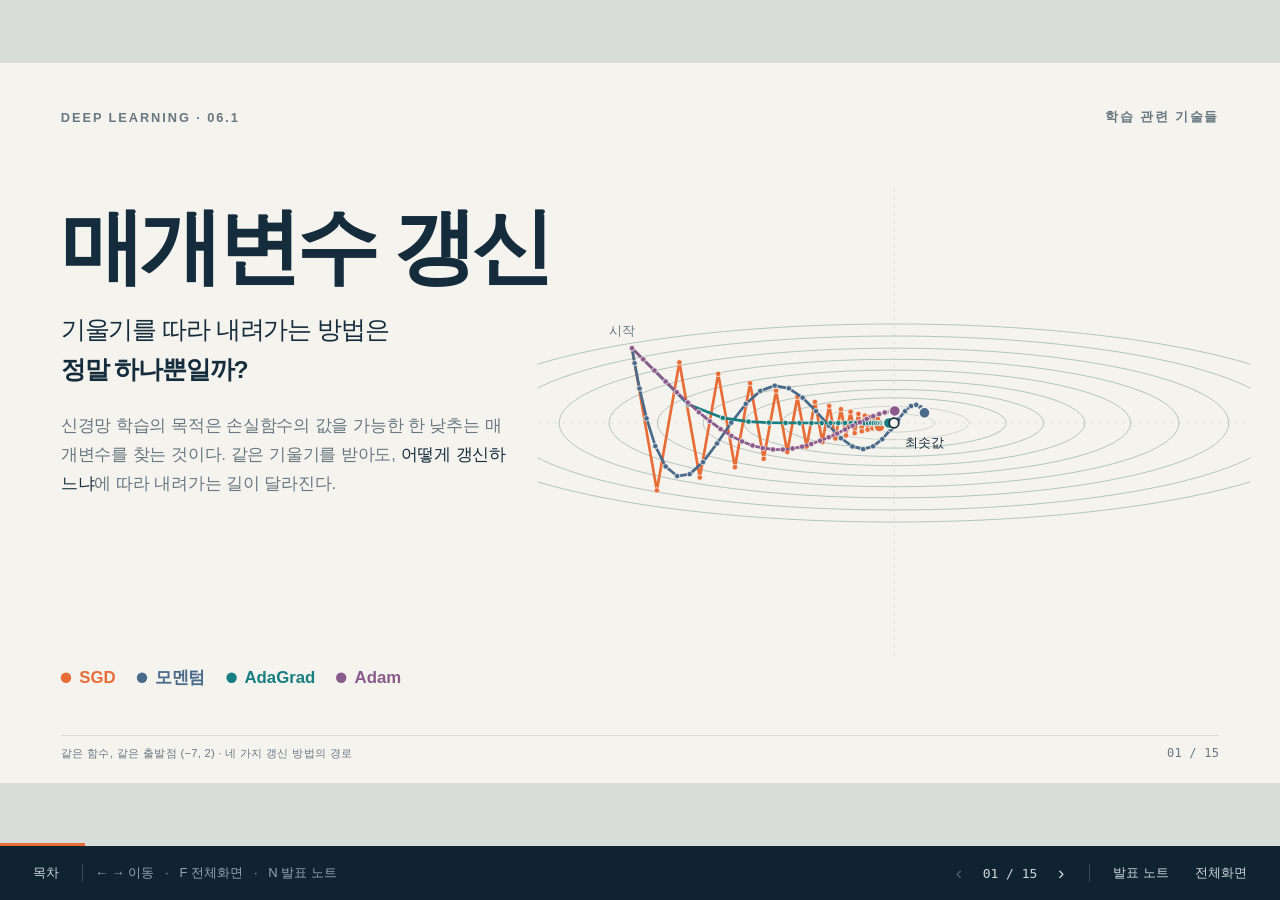
<file: week04/6.1_parameter-update.html>
<!doctype html>
<html lang="ko">
<head>
<meta charset="utf-8">
<meta name="viewport" content="width=device-width, initial-scale=1">
<title>매개변수 갱신 — SGD에서 Adam까지</title>
<style>
:root{--paper:#f5f3ed;--ink:#152c3d;--muted:#687780;--line:#d6dad5;--orange:#e76c36;--teal:#177e81;--blue:#496a8b;--sgd:#e76c36;--mom:#496a8b;--ada:#177e81;--adam:#8a5a8c;--sans:"Pretendard","Noto Sans KR","Malgun Gothic","Segoe UI",sans-serif;--mono:"Cascadia Code","Consolas",monospace}
*{box-sizing:border-box}html,body{margin:0;width:100%;height:100%;overflow:hidden}body{background:#d9ddd9;color:var(--ink);font-family:var(--sans);-webkit-font-smoothing:antialiased}button,input{font:inherit}button{cursor:pointer}button:focus-visible,a:focus-visible,input:focus-visible{outline:3px solid var(--orange);outline-offset:5px}button:disabled{opacity:.35;cursor:default}
#viewport{height:calc(100vh - 54px);display:flex;align-items:center;justify-content:center;overflow:hidden}#frame{position:relative;flex:none}#deck{width:1600px;height:900px;transform-origin:top left;position:relative;background:var(--paper)}
.slide{position:absolute;inset:0;padding:58px 76px 54px;display:none;overflow:hidden;background:var(--paper)}.slide.active{display:block}.slide.dark{background:var(--ink);color:var(--paper)}
.eyebrow{font-size:16px;font-weight:700;letter-spacing:2.4px;text-transform:uppercase;display:flex;justify-content:space-between;align-items:center;color:var(--muted)}.dark .eyebrow{color:#a5b7bf}
.slide h1,.slide h2,.slide h3,.slide p{margin:0}.slide h2{font-size:51px;letter-spacing:-2px;line-height:1.32;font-weight:750;margin-top:25px}.subtitle{font-size:22px;line-height:1.6;color:var(--muted);margin-top:12px!important}
.footer{position:absolute;bottom:28px;left:76px;right:76px;display:flex;justify-content:space-between;font-size:14px;letter-spacing:.3px;color:var(--muted)}.dark .footer{color:#a5b7bf}.footer:before{content:"";height:1px;background:var(--line);position:absolute;top:-14px;left:0;right:0}.dark .footer:before{background:#3c5260}.page{font-family:var(--mono);font-size:15px}
.accent{color:var(--orange)}.teal{color:var(--teal)}.muted{color:var(--muted)}
.math{font-family:"Cambria Math","Cambria","Times New Roman",serif;font-style:italic;letter-spacing:0;white-space:nowrap}.math b{font-style:normal;font-weight:700}.math sub{font-size:.57em;font-style:normal}.math sup{font-size:.6em}.math .up,.math .op{font-style:normal}
.frac{display:inline-flex;flex-direction:column;align-items:center;vertical-align:middle;line-height:1.05;margin:0 .12em;font-size:.82em}.frac>span:first-child{border-bottom:2px solid currentColor;padding:0 .12em .06em}.frac>span:last-child{padding-top:.06em}
.equation{font-size:43px;line-height:1.45}.fine{font-size:17px;line-height:1.7;color:var(--muted)}.rule{height:1px;background:var(--line);margin:22px 0}
.plot{position:relative}.plot svg{display:block;width:100%;height:100%;overflow:visible}
.small-btn{border:1px solid #bbc5c4;background:transparent;color:var(--ink);padding:9px 15px;border-radius:4px;font-size:16px;font-weight:600}.small-btn:hover{background:#e8ebe5}.small-btn.primary{background:var(--ink);color:var(--paper);border-color:var(--ink)}.small-btn.primary:hover{background:#29485b}.small-btn.on{background:#e8ebe5;border-color:var(--ink)}
.step-readout{font-family:var(--mono);color:var(--muted);font-size:17px;white-space:nowrap}
.controls{position:absolute;bottom:96px;left:76px;display:flex;gap:16px;align-items:center}.controls input[type=range]{accent-color:var(--orange);width:250px}.control{display:flex;gap:10px;align-items:center}
.chip{display:inline-flex;align-items:center;gap:9px;font-weight:700;white-space:nowrap}.chip i{display:inline-block;width:13px;height:13px;border-radius:50%;background:currentColor}
.c-sgd{color:var(--sgd)}.c-mom{color:var(--mom)}.c-ada{color:var(--ada)}.c-adam{color:var(--adam)}
.term{border-left:3px solid var(--orange);padding:4px 0 4px 16px;font-size:19px;line-height:1.65;color:var(--muted)}.term strong{color:var(--ink);font-size:20px}
.code-panel{background:#172c3b;color:#dfe7e9;padding:22px 24px 20px 20px;border-radius:6px}.code-label{color:#91a5b1;font:14px var(--mono);letter-spacing:1px;display:flex;justify-content:space-between;margin-bottom:12px}
.code-lines{font:18px/1.58 var(--mono);white-space:pre}.code-line{display:block;margin:0 -24px 0 -20px;padding:0 20px;position:relative;transition:background .2s}.code-line .ln{display:inline-block;width:34px;font-size:14px;color:#657f90;user-select:none}.code-line.focus{background:#30434b}.code-line.focus:before{content:"";position:absolute;left:0;top:0;bottom:0;width:4px;background:var(--orange)}.kw{color:#83c6ca}.fn{color:#e6b879}.str{color:#b7d4a9}.cm{color:#7d93a0}.swap{color:#f3b08f;font-weight:700}
.mini-code{background:#172c3b;color:#dfe7e9;border-radius:6px;padding:16px 20px;font:18px/1.75 var(--mono);white-space:pre}.mini-code .cap{display:block;font-size:13px;letter-spacing:1px;color:#91a5b1;margin-bottom:6px}
.legend{display:flex;gap:22px;font-size:17px;color:var(--muted);align-items:center}.legend span{display:flex;gap:8px;align-items:center}.legend i{display:inline-block;width:24px;height:3px}.legend i.dash{background:repeating-linear-gradient(90deg,#a9b4b2 0 6px,transparent 6px 11px)!important}

/* 01 cover */
.cover h1{font-size:104px;line-height:1.12;letter-spacing:-6px;margin:92px 0 22px;font-weight:800;position:relative;z-index:1}
.cover-question{font-size:31px;line-height:1.6;letter-spacing:-1.2px;width:600px;position:relative;z-index:1}
.cover-definition{width:560px;font-size:21px;line-height:1.75;color:var(--muted);margin-top:26px!important;position:relative;z-index:1}
.cover-plot{position:absolute;right:30px;top:150px;width:905px;height:600px}
.cover-chips{position:absolute;left:76px;bottom:118px;display:flex;gap:26px;font-size:21px}
.cover-chips .chip{gap:10px}
.cover-index{position:absolute;right:84px;bottom:96px;color:#dfe3dc;font:120px/1 var(--mono);letter-spacing:-10px;z-index:0}

/* 02 adventurer */
.idea-row{display:grid;grid-template-columns:repeat(3,1fr);gap:40px;margin-top:30px}.idea-row>div{border-top:2px solid var(--ink);padding-top:16px}.idea-row>div:last-child{border-color:var(--orange)}.idea-no{font:16px var(--mono);color:var(--muted)}.idea-row strong{display:block;font-size:25px;margin:6px 0 8px;letter-spacing:-.5px}.idea-row p{font-size:19px;line-height:1.6;color:var(--muted)}
.terrain{position:absolute;left:76px;right:76px;top:452px;height:330px}
.terrain-controls{position:absolute;right:76px;top:432px;display:flex;gap:10px;align-items:center;z-index:2}

/* 03 sgd */
.sgd-layout{display:grid;grid-template-columns:640px 1fr;gap:56px;margin-top:24px}
.big-eq{font-size:62px;line-height:1.3}
.eq-parts{margin-top:22px;display:grid;gap:12px}.eq-part{display:grid;grid-template-columns:120px 1fr;gap:14px;align-items:baseline;border-top:1px solid var(--line);padding-top:12px;font-size:20px;line-height:1.55;color:var(--muted)}.eq-part .math{font-size:30px;color:var(--ink)}.eq-part strong{color:var(--ink)}
.swap-box{margin-top:26px}.swap-title{font-size:19px;font-weight:700;margin-bottom:12px}.swap-chips{display:flex;gap:10px}.swap-chips button{border:1.5px solid currentColor;background:transparent;border-radius:30px;padding:8px 16px;font-size:17px;font-weight:700}.swap-chips button.sel{background:currentColor}.swap-chips button.sel span{color:var(--paper)}
.code-next{position:absolute;right:76px;bottom:96px}.code-stage-text{position:absolute;left:772px;bottom:100px;font-size:20px;color:var(--muted);width:520px}.code-stage-text strong{color:var(--orange)}

/* field slides */
.field-layout{display:grid;grid-template-columns:900px 1fr;gap:46px;margin-top:10px}.field{height:500px}
.side-copy{padding-top:8px}.side-copy .equation{font-size:32px}
.axis-row{border-top:1px solid var(--line);padding:13px 0}.axis-row strong{font-size:23px;display:block;margin-bottom:4px}.axis-row .math{font-size:27px}.axis-row p{font-size:19px;line-height:1.55;color:var(--muted);margin-top:4px!important}
.series{height:118px;margin-top:2px}
.claim{position:absolute;right:76px;bottom:102px;font-size:22px;font-weight:650;text-align:right;line-height:1.5}

/* 04 anisotropy */
.read-grid{display:grid;grid-template-columns:170px 1fr;row-gap:10px;font-size:21px;margin-top:16px;align-items:baseline}.read-grid>span:nth-child(odd){color:var(--muted);font-size:18px}.read-grid .math{font-size:25px}
.angle-big{font:64px/1 var(--mono);letter-spacing:-2px;color:var(--orange);margin-top:10px}
.preset{display:flex;gap:8px;margin-top:6px}

/* 06 momentum concept */
.mom-layout{display:grid;grid-template-columns:640px 1fr;gap:56px;margin-top:22px}
.eq-stack .equation{font-size:44px;line-height:1.5}.eq-tag{font:15px var(--mono);color:var(--muted);margin-left:14px;font-style:normal}
.anno{display:grid;grid-template-columns:1fr 1fr;gap:20px;margin-top:14px}.anno>div{border-top:3px solid var(--mom);padding-top:10px;font-size:18px;line-height:1.55;color:var(--muted)}.anno>div.force{border-color:var(--sgd)}.anno strong{display:block;color:var(--ink);font-size:21px;margin-bottom:3px}
.bowl{height:176px;margin-top:8px}
.eqc-row{display:grid;grid-template-columns:92px 1fr;align-items:center;gap:6px;padding:6px 0;border-top:1px solid var(--line)}.eqc-row:first-child{border-top:0}.eqc-row .lbl{font-weight:700;font-size:20px}.eqc-row .lbl small{display:block;font:500 14px var(--sans);color:var(--muted)}.eqc-row .math{font-size:35px;line-height:1.45}.eqc-row.base .math{font-size:29px;color:var(--muted)}
.new{background:#dfe7ef;border-radius:6px;padding:0 6px;color:var(--mom)}.newv{border-bottom:3px solid var(--mom)}
.diff{display:grid;gap:7px;margin-top:8px}.diff div{display:grid;grid-template-columns:30px 1fr;font-size:18px;line-height:1.5;color:var(--muted)}.diff b{color:var(--ink)}.diff .n{font:700 16px var(--mono);color:var(--mom);padding-top:2px}
.bar-title{display:flex;justify-content:space-between;align-items:baseline;font-size:20px;font-weight:700}.bar-title span{font-size:17px;font-weight:500;color:var(--muted)}.vbar{height:205px;margin-bottom:12px}

/* 07 */
.stat-pair{display:grid;grid-template-columns:1fr 1fr;gap:18px;margin-top:6px}.stat{border-top:3px solid currentColor;padding-top:10px}.stat .num{font:56px/1.1 var(--mono);letter-spacing:-2px}.stat p{font-size:17px;color:var(--muted);margin-top:2px!important}
.why{margin-top:22px}.why>div{display:grid;grid-template-columns:60px 1fr;gap:12px;border-top:1px solid var(--line);padding:12px 0;font-size:19px;line-height:1.55;color:var(--muted)}.why b{color:var(--ink);font:600 20px var(--sans)}

/* 08 adagrad concept */
.ada-layout{display:grid;grid-template-columns:660px 1fr;gap:52px;margin-top:20px}
.decay-cards{display:grid;grid-template-columns:1fr 1fr;gap:18px}.decay-cards>div{border:1px solid var(--line);border-radius:6px;padding:14px 16px;background:#f9f8f4}.decay-cards strong{font-size:20px}.decay-cards p{font-size:16px;color:var(--muted);line-height:1.5;margin-top:4px!important}.decay-cards svg{display:block;width:100%;height:70px;margin-top:6px}
.ada-eq{margin-top:20px}.ada-eq .equation{font-size:40px;line-height:1.55}
.ada-anno{display:grid;gap:8px;margin-top:10px;font-size:18px;line-height:1.5;color:var(--muted)}.ada-anno b{color:var(--ink)}
.gauge-row{display:grid;grid-template-columns:120px 1fr 120px;gap:14px;align-items:center;margin-top:12px;font-size:19px}.gauge{height:18px;background:#e6e8e2;border-radius:9px;overflow:hidden}.gauge i{display:block;height:100%;border-radius:9px;transition:width .2s}.gauge-val{font:20px var(--mono);text-align:right}
.eff{height:300px;margin-top:10px}

/* 09 */
.first-step{border:1px solid var(--line);border-radius:6px;padding:16px 18px;background:#f9f8f4;margin-top:8px}.first-step .math{font-size:27px;line-height:1.6}.first-step p{font-size:17px;color:var(--muted);line-height:1.55}
.rms{font-size:17px;line-height:1.6;color:var(--muted);margin-top:16px!important;border-left:3px solid var(--ada);padding-left:14px}

/* 10 adam */
.adam-layout{display:grid;grid-template-columns:600px 1fr;gap:46px;margin-top:18px}
.merge{display:grid;grid-template-columns:1fr 44px 1fr;align-items:stretch}.merge .plus{display:flex;align-items:center;justify-content:center;font-size:36px;color:var(--muted)}
.mcard{border-top:4px solid currentColor;background:#f9f8f4;padding:12px 14px;border-radius:0 0 6px 6px}.mcard strong{font-size:22px;display:block}.mcard p{color:var(--muted);font-size:16px;line-height:1.5;margin-top:4px!important}
.merge-arrow{text-align:center;color:var(--muted);font-size:26px;line-height:1;margin:8px 0}
.adam-card{border:2px solid var(--adam);border-radius:6px;padding:14px 18px}.adam-card strong{font-size:26px;color:var(--adam)}.adam-card p{font-size:17px;color:var(--muted);line-height:1.55;margin-top:4px!important}
.hp{margin-top:16px}.hp-row{display:grid;grid-template-columns:86px 86px 1fr;gap:10px;border-top:1px solid var(--line);padding:9px 0;align-items:baseline;font-size:17px;color:var(--muted)}.hp-row .math{font-size:23px;color:var(--ink)}.hp-row b{font:600 19px var(--mono);color:var(--adam)}
.adam-field{height:470px}

/* 11 compare */
.cmp-layout{display:grid;grid-template-columns:960px 1fr;gap:44px;margin-top:14px}.quad{display:grid;grid-template-columns:1fr 1fr;gap:12px 24px}
.qhead{display:flex;justify-content:space-between;align-items:baseline;font-size:20px}.qhead .math{font-size:19px;color:var(--muted)}.qhead .lossv{font:16px var(--mono);color:var(--muted)}.qplot{height:206px}
.cmp-loss{height:260px}.caution{margin-top:14px}.caution>div{border-top:1px solid var(--line);padding:10px 0;font-size:18px;line-height:1.5;color:var(--muted)}.caution b{color:var(--ink)}.caution .lrs{font:17px var(--mono)}

/* 12 mnist */
.mnist-layout{display:grid;grid-template-columns:960px 1fr;gap:50px;margin-top:14px}.mnist-chart{height:500px}
.rank{margin-top:6px}.rank-row{display:grid;grid-template-columns:120px 1fr 74px;gap:12px;align-items:center;margin:12px 0;font-size:19px;font-weight:700}.rank-row .bar{height:22px;border-radius:3px}.rank-row .v{font:18px var(--mono);text-align:right;color:var(--ink)}
.setup{margin-top:20px}.setup>div{border-top:1px solid var(--line);padding:10px 0;font-size:18px;line-height:1.5;color:var(--muted)}.setup b{color:var(--ink)}

/* momentum unrolled */
.momx-layout{display:grid;grid-template-columns:700px 1fr;gap:64px;margin-top:22px}
.vt{width:100%;border-collapse:collapse;font:20px var(--mono)}.vt th{font:600 16px var(--sans);color:var(--muted);text-align:right;padding:8px 12px;border-bottom:2px solid var(--ink);white-space:nowrap}.vt td{text-align:right;padding:9px 12px;border-bottom:1px solid var(--line)}.vt td:first-child,.vt th:first-child{text-align:center;color:var(--muted)}
.vt tr.over td{background:#fbe6da}.vt .pos{color:var(--orange);font-weight:700}.vt .vcol{color:var(--mom);font-weight:700}.vt .neg-y{color:var(--orange);font-weight:700}
.vt-notes{margin-top:16px;display:grid;gap:10px}.vt-notes div{display:grid;grid-template-columns:86px 1fr;gap:10px;font-size:18px;line-height:1.5;color:var(--muted)}.vt-notes b{color:var(--ink)}.vt-notes .tag{font:600 15px var(--sans);border-radius:4px;padding:2px 8px;text-align:center;align-self:start}.tag.t1{background:#fbe6da;color:#b3501f}.tag.t2{background:#e6ecf2;color:var(--mom)}
.unroll .equation{font-size:33px;line-height:1.5}.w-plot{height:150px;margin-top:4px}.case-plot{height:196px;margin-top:6px}
/* flip */
.flip-layout{display:grid;grid-template-columns:1fr 1fr;gap:64px;margin-top:20px}.flip-plot{height:440px}.flip-legend{display:flex;gap:28px;font-size:18px;margin-top:4px}.flip-legend .v{font:17px var(--mono);color:var(--muted);margin-left:6px}
.flip-claim{position:absolute;left:76px;right:76px;bottom:94px;border-top:1px solid var(--line);padding-top:16px;font-size:22px;font-weight:650;line-height:1.55}.flip-claim span{color:var(--muted);font-weight:500;font-size:19px}

/* 13 closing */
.closing h2{font-size:56px;letter-spacing:-2.5px;margin-top:40px;line-height:1.25}
.recap{width:680px;margin-top:34px;position:relative;z-index:1}.recap-row{display:grid;grid-template-columns:150px 1fr;gap:18px;border-top:1px solid #3d5361;padding:20px 0;align-items:baseline}.recap-row .chip{font-size:23px}.recap-row p{font-size:19px;line-height:1.55;color:#afc1c7}.recap-row p b{color:#f5f3ed;font-weight:600}
.closing-plot{position:absolute;right:40px;top:200px;width:780px;height:470px}
.closing-question{position:absolute;bottom:100px;left:76px;font-size:25px;line-height:1.6;color:#d1dcde;max-width:1400px}
.dark .c-sgd{color:#f08a5d}.dark .c-mom{color:#8fb0d1}.dark .c-ada{color:#4cbcb7}.dark .c-adam{color:#c49bd0}

/* presentation shell */
#toolbar{height:54px;background:#102330;display:flex;align-items:center;justify-content:space-between;padding:0 22px;color:#cbd7dc;font-size:13px;gap:15px}#toolbar button{border:0;background:transparent;color:inherit;font-size:13px;padding:8px 11px;border-radius:3px}#toolbar button:hover{background:#29404f;color:white}.toolbar-group{display:flex;gap:4px;align-items:center}.toolbar-sep{height:18px;width:1px;background:#3b4b57;margin:0 8px}#toolbar .nav-btn{font-size:19px;padding:3px 13px}#position{font:13px var(--mono);min-width:62px;text-align:center}.toolbar-hint{color:#8fa5af}
.progress{position:fixed;bottom:54px;left:0;height:3px;background:var(--orange);width:10%;transition:width .22s;z-index:10}
.overlay{position:fixed;inset:0;background:#102330ab;z-index:50;display:none;align-items:center;justify-content:center;padding:30px}.overlay.open{display:flex}.modal{background:var(--paper);width:min(1020px,94vw);max-height:86vh;overflow:auto;padding:34px 40px 40px;border-radius:6px}.modal-header{display:flex;justify-content:space-between;align-items:center;margin-bottom:24px}.modal-header h2{font-size:25px;margin:0}.modal-header button{border:0;background:transparent;font-size:27px;color:var(--ink);padding:4px 10px}
#toc-list{display:grid;grid-template-columns:1fr 1fr;gap:0 32px}#toc-list button{display:flex;gap:20px;align-items:center;text-align:left;border:0;border-top:1px solid var(--line);padding:20px 0;background:transparent;font-size:17px;color:var(--ink)}#toc-list button:hover{color:var(--orange)}#toc-list .num{color:var(--muted);font:18px var(--mono)}
#notes-text{font-size:18px;line-height:1.9;color:#314956}#notes-text p{margin:0 0 16px}#notes-text .timing{color:var(--orange);font-weight:600}.notes{display:none}
body.presenting #viewport{height:100vh}body.presenting #toolbar{display:none}body.presenting .progress{bottom:0}#exit-present{display:none;position:fixed;right:15px;top:15px;z-index:30;border:1px solid #9eada8;background:var(--paper);color:var(--ink);padding:7px 12px;font-size:12px;opacity:.25;border-radius:3px}body.presenting #exit-present{display:block}#exit-present:hover,#exit-present:focus-visible{opacity:1}
@media(max-width:700px){.toolbar-hint{display:none}#toolbar{padding:0 8px}#toolbar button{padding:8px}.modal{padding:22px}#toc-list{grid-template-columns:1fr}.toolbar-sep{margin:0 3px}}
@media print{@page{size:1600px 900px;margin:0}html,body{width:1600px!important;height:auto!important;overflow:visible!important;background:white}#viewport,#frame{display:block!important;width:1600px!important;height:auto!important;overflow:visible!important}#deck{transform:none!important;height:auto!important;width:1600px!important}.slide{position:relative!important;display:block!important;width:1600px!important;height:900px!important;break-after:page;page-break-after:always;print-color-adjust:exact;-webkit-print-color-adjust:exact}.slide:last-child{break-after:auto}#toolbar,#exit-present,.progress,.overlay,.controls,.code-next,.terrain-controls,.preset{display:none!important}}
</style>
</head>
<body>
<main id="viewport" aria-label="매개변수 갱신 발표 자료">
<div id="frame"><div id="deck">

<!-- 01 -->
<section class="slide cover" data-key="cover" data-title="매개변수 갱신 — 표지" aria-label="표지">
 <div class="eyebrow"><span>DEEP LEARNING · 06.1</span><span>학습 관련 기술들</span></div>
 <h1>매개변수 갱신</h1>
 <p class="cover-question">기울기를 따라 내려가는 방법은<br><strong>정말 하나뿐일까?</strong></p>
 <p class="cover-definition">신경망 학습의 목적은 손실함수의 값을 가능한 한 낮추는 매개변수를 찾는 것이다. 같은 기울기를 받아도, <span style="color:var(--ink)">어떻게 갱신하느냐</span>에 따라 내려가는 길이 달라진다.</p>
 <div class="plot cover-plot" id="cover-plot"></div>
 <div class="cover-chips"><span class="chip c-sgd"><i></i>SGD</span><span class="chip c-mom"><i></i>모멘텀</span><span class="chip c-ada"><i></i>AdaGrad</span><span class="chip c-adam"><i></i>Adam</span></div>
 <div class="footer"><span>같은 함수, 같은 출발점 (−7, 2) · 네 가지 갱신 방법의 경로</span><span class="page"></span></div>
 <aside class="notes"><p class="timing">약 1분 · 주제 소개</p><p>6장은 신경망 학습을 더 잘 되게 만드는 기술들을 다루고, 그 첫 절이 6.1 매개변수 갱신입니다.</p><p>4장에서 배운 경사하강법은 기울기를 구하고 그 반대 방향으로 조금씩 움직이는 방법이었습니다. 그런데 오른쪽 그림처럼 같은 함수, 같은 출발점에서 시작해도 “갱신하는 규칙”을 바꾸면 내려가는 길이 완전히 달라집니다.</p><p>오늘은 SGD, 모멘텀, AdaGrad, Adam 네 가지를 차례로 보고, 각 방법이 왜 이런 모양의 경로를 만드는지 설명하겠습니다.</p></aside>
</section>

<!-- 02 -->
<section class="slide" data-key="terrain" data-title="최적화는 눈을 가린 모험가의 여행" aria-label="최적화 비유">
 <div class="eyebrow"><span>01 · 최적화</span><span>교재 6.1 · 6.1.1</span></div>
 <h2>최적화는 지도 없이, 눈을 가린 채<br>가장 깊은 골짜기를 찾는 일이다</h2>
 <div class="idea-row">
  <div><span class="idea-no">01 · 목표</span><strong>최적화 (optimization)</strong><p>손실함수 값을 가장 작게 만드는<br>매개변수를 찾는 문제</p></div>
  <div><span class="idea-no">02 · 어려움</span><strong>지도가 없다</strong><p>매개변수 공간은 넓고 복잡하며,<br>심층 신경망은 매개변수 수가 엄청나게 많다</p></div>
  <div><span class="idea-no">03 · 단서</span><strong class="accent">발밑의 기울기</strong><p>가장 크게 기울어진 방향으로 한 걸음씩<br>내려가는 것이 SGD의 전략</p></div>
 </div>
 <div class="terrain-controls"><button class="small-btn primary" id="t-step">한 걸음</button><button class="small-btn" id="t-reset">처음</button><button class="small-btn" id="t-fog">안개 걷기</button><span class="step-readout" id="t-count">걸음 00</span></div>
 <div class="plot terrain" id="terrain"></div>
 <div class="footer"><span>모험가는 주변 경치를 볼 수 없지만, 발바닥으로 땅의 기울기는 느낄 수 있다</span><span class="page"></span></div>
 <aside class="notes"><p class="timing">약 2분 · ‘한 걸음’ 버튼을 몇 번 누르고, 마지막에 ‘안개 걷기’</p><p>교재는 최적화를 모험가 이야기로 비유합니다. 모험가는 가장 깊은 골짜기를 찾고 싶지만 지도를 볼 수 없고, 눈가리개까지 하고 있습니다. 우리가 신경망의 매개변수를 찾는 상황이 바로 이렇습니다. 매개변수가 수백만 개라 손실함수 전체 모양을 그려볼 수 없기 때문입니다.</p><p>그래도 모험가가 알 수 있는 것이 하나 있습니다. 지금 서 있는 땅의 기울기입니다. ‘한 걸음’을 누르면 모험가는 발밑이 가장 크게 기울어진 방향으로 이동합니다. 이것이 SGD, 확률적 경사 하강법의 전략입니다.</p><p>마지막에 ‘안개 걷기’를 누르면, 모험가가 멈춘 곳보다 더 깊은 골짜기가 오른쪽에 있다는 것이 보입니다. 기울기는 주변 정보만 알려주기 때문에, 어떻게 걸을지(갱신 방법)를 잘 정하는 것이 중요하다는 점으로 연결합니다.</p><p>용어: 최적화(optimization)는 “가장 좋은 값 찾기”, 매개변수는 가중치와 편향처럼 학습으로 정해지는 값입니다.</p></aside>
</section>

<!-- 03 -->
<section class="slide" data-key="sgd" data-title="SGD와 optimizer 클래스" aria-label="SGD 복습과 구현">
 <div class="eyebrow"><span>02 · SGD</span><span>교재 6.1.2</span></div>
 <h2>SGD: 기울어진 방향으로 일정 거리만 간다</h2>
 <p class="subtitle">확률적 경사 하강법(stochastic gradient descent) · 지금까지 사용한 방법을 클래스로 정리하기</p>
 <div class="sgd-layout">
  <div>
   <div class="math big-eq"><b>W</b><sub>t+1</sub> = <b>W</b><sub>t</sub> − <span class="accent">η</span> <span class="frac"><span>∂L</span><span>∂<b>W</b><sub>t</sub></span></span><span class="eq-tag">식 6.1</span></div>
   <div class="eq-parts">
    <div class="eq-part"><span class="math"><b>W</b><sub>t</sub></span><span><strong>지금(t번째) 가중치</strong> · <b>W</b><sub>t+1</sub>은 한 번 갱신한 다음 가중치</span></div>
    <div class="eq-part"><span class="math"><span class="frac"><span>∂L</span><span>∂<b>W</b><sub>t</sub></span></span></span><span><strong>지금 위치에서의 손실함수 기울기</strong> · W를 조금 바꿀 때 손실이 얼마나 변하는지</span></div>
    <div class="eq-part"><span class="math accent">η</span><span><strong>학습률</strong> · 0.01, 0.001처럼 미리 정해 두는 한 걸음의 크기</span></div>
    <div class="eq-part"><span class="math">t → t+1</span><span>지금 값으로 <strong>다음 값</strong>을 만든다 (교재는 ← 기호로 표기)</span></div>
   </div>
   <div class="swap-box"><div class="swap-title">optimizer만 바꾸면 갱신 방법이 바뀐다</div><div class="swap-chips" id="swap-chips"></div></div>
  </div>
  <div><div class="code-panel"><div class="code-label"><span>PYTHON · NUMPY</span><span>common/optimizer.py</span></div><div class="code-lines" id="sgd-code"></div></div></div>
 </div>
 <p class="code-stage-text" id="code-stage-text"></p>
 <button class="small-btn primary code-next" id="code-next">다음 동작</button>
 <div class="footer"><span>optimizer = ‘최적화를 행하는 자’ · 모든 기법이 같은 update(params, grads)를 가진다</span><span class="page"></span></div>
 <aside class="notes"><p class="timing">약 2분 · ‘다음 동작’으로 코드 강조, 아래 칩을 눌러 optimizer 교체</p><p>SGD의 식은 4장에서 본 경사하강법 그대로입니다. 가중치 W에서 학습률 η와 기울기를 곱한 값을 뺍니다. 아래첨자 t는 몇 번째 갱신인지를 나타냅니다. 지금 가중치 Wₜ로 다음 가중치 Wₜ₊₁을 만든다는 뜻이고, 교재는 같은 내용을 ← 기호로 씁니다.</p><p>교재는 이것을 SGD라는 클래스로 만듭니다. __init__에서 학습률을 저장하고, update(params, grads)에서 매개변수마다 식 6.1을 적용합니다. params와 grads는 ‘W1’, ‘b1’ 같은 이름으로 값을 저장한 딕셔너리입니다.</p><p>중요한 설계 포인트는 학습 반복문은 optimizer.update만 부른다는 것입니다. 그래서 optimizer = SGD()를 optimizer = Momentum()으로 바꾸기만 하면 다른 기법이 됩니다. 아래 칩을 눌러 보여주세요. 이렇게 기능을 분리하는 것을 모듈화라고 합니다. 레고 블록처럼 갈아 끼울 수 있게 만든다는 뜻입니다.</p><p>참고로 아래쪽 반복문은 그대로 실행되는 코드가 아니라 흐름을 보여주는 의사 코드입니다.</p></aside>
</section>

<!-- 04 -->
<section class="slide" data-key="aniso" data-title="기울기는 최솟값을 가리키지 않는다" aria-label="비등방성">
 <div class="eyebrow"><span>03 · SGD의 단점</span><span>교재 6.1.3</span></div>
 <h2>기울기는 최솟값을 가리키지 않는다</h2>
 <p class="subtitle">y 방향은 가파르고 x 방향은 완만한 함수 · 그래프를 클릭해 위치를 바꿔 보기</p>
 <div class="field-layout">
  <div class="plot field" id="aniso-plot" style="cursor:crosshair"></div>
  <div class="side-copy">
   <div class="math equation">f(x, y) = <span class="frac"><span>1</span><span>20</span></span>x² + y²<span class="eq-tag">식 6.2</span></div>
   <div class="math" style="font-size:28px;margin-top:6px">∇f = ( x / 10 , 2y )</div>
   <div class="read-grid" id="aniso-read"></div>
   <div class="angle-big" id="aniso-angle"></div>
   <p class="fine" style="margin-top:4px">이동 방향(주황)과 최솟값 방향(점선)이 이루는 각</p>
   <div class="preset" id="aniso-preset"></div>
   <div class="rule" style="margin:18px 0 14px"></div>
   <div class="term"><strong>비등방성 (anisotropy)</strong><br>방향에 따라 성질이 달라지는 것. 이 함수는 y로 한 칸 갈 때가 x로 한 칸 갈 때보다 훨씬 가파르다.</div>
  </div>
 </div>
 <div class="footer"><span>화살표: 각 위치에서 SGD가 이동하는 방향 (−∇f) · 최솟값은 (0, 0)</span><span class="page"></span></div>
 <aside class="notes"><p class="timing">약 2분 · 그래프 몇 군데를 클릭하며 각도 변화 보여주기</p><p>SGD의 약점을 보기 위해 교재는 f(x, y) = x²/20 + y²라는 함수를 사용합니다. x 방향으로 쭉 늘어난 밥그릇 모양이고, 등고선은 가로로 긴 타원입니다.</p><p>기울기를 계산하면 (x/10, 2y)입니다. x 성분에는 1/10이 곱해지고 y 성분에는 2가 곱해지니, y 방향 기울기가 훨씬 큽니다. 그래서 회색 화살표가 대부분 위아래를 향합니다.</p><p>최솟값은 (0, 0)인데, 화살표 대부분은 (0, 0)을 향하지 않습니다. 시작점 (−7, 2)에서 SGD가 가려는 방향과 실제 최솟값 방향 사이에는 60도가 넘는 차이가 있습니다. x축 근처 아무 곳이나 클릭하면 각도가 90도에 가까워지는 것을 볼 수 있습니다.</p><p>이렇게 방향마다 성질이 다른 것을 비등방성이라고 합니다. 한쪽은 절벽, 한쪽은 평지 같은 골짜기를 떠올리면 됩니다.</p></aside>
</section>

<!-- 05 -->
<section class="slide" data-key="zigzag" data-title="SGD의 지그재그 경로" aria-label="SGD 지그재그">
 <div class="eyebrow"><span>03 · SGD의 단점</span><span>교재 6.1.3 · 그림 6-3</span></div>
 <h2>SGD는 골짜기 양쪽을 오가며 느리게 전진한다</h2>
 <p class="subtitle">학습률 η = 0.95 · 시작점 (−7, 2)에서 29회 갱신</p>
 <div class="field-layout">
  <div class="plot field" id="sgd-plot"></div>
  <div class="side-copy">
   <div class="axis-row" style="border-top:0;padding-top:0"><strong>y 방향 · 가파름</strong><span class="math c-sgd">y<sub>t+1</sub> = (1 − 0.95×2) y<sub>t</sub> = −0.9 y<sub>t</sub></span><p>계수가 음수 → 매번 부호가 바뀌며 위아래로 튄다</p><div class="plot series" id="sgd-y"></div></div>
   <div class="axis-row"><strong>x 방향 · 완만함</strong><span class="math" style="color:var(--blue)">x<sub>t+1</sub> = (1 − 0.95×0.1) x<sub>t</sub> = 0.905 x<sub>t</sub></span><p>한 번에 남은 거리의 9.5%만 줄어든다</p><div class="plot series" id="sgd-x"></div></div>
  </div>
 </div>
 <div class="controls"><div class="control"><button class="small-btn primary" id="sgd-play">재생</button><button class="small-btn" id="sgd-step">한 단계</button><button class="small-btn" id="sgd-reset">처음</button></div><input type="range" id="sgd-slider" min="0" max="29" aria-label="SGD 갱신 횟수"><span class="step-readout" id="sgd-count"></span></div>
 <p class="claim">y가 튀지 않게 η를 줄이면 → x는 더 느려진다</p>
 <div class="footer"><span>4.4에서 본 ‘방향별 곡률 차이’가 만든 지그재그 · 이 함수의 곡률은 x 방향 0.1, y 방향 2</span><span class="page"></span></div>
 <aside class="notes"><p class="timing">약 2분 30초 · ‘처음’ → ‘재생’, 오른쪽 두 그래프를 가리키며 설명</p><p>이제 (−7, 2)에서 SGD를 실행합니다. 경로가 심하게 지그재그로 움직입니다. 교재 그림 6-3과 같은 결과입니다.</p><p>4.4에서 배운 방식으로 축을 나눠 보면 이유가 보입니다. y 방향은 기울기가 2y이므로 한 번 갱신하면 y가 (1 − 0.95×2)배, 즉 −0.9배가 됩니다. 음수를 곱하니 부호가 계속 바뀌어 골짜기 위아래를 왔다 갔다 합니다.</p><p>x 방향은 기울기가 x/10이라 x가 0.905배가 됩니다. 부호는 그대로지만 한 번에 9.5%씩만 줄어들어서 전진이 느립니다.</p><p>문제는 학습률이 하나뿐이라는 점입니다. y의 흔들림을 줄이려고 η를 낮추면 x는 더 느려집니다. 교재는 SGD가 비효율적인 근본 원인을 “기울어진 방향이 본래의 최솟값과 다른 방향을 가리키기 때문”이라고 정리합니다. 이제부터 소개할 세 기법이 이 문제를 각자의 방식으로 해결합니다.</p></aside>
</section>

<!-- 06 -->
<section class="slide" data-key="momc" data-title="모멘텀: 속도를 기억한다" aria-label="모멘텀 개념">
 <div class="eyebrow"><span>04 · 모멘텀</span><span>교재 6.1.4</span></div>
 <h2>모멘텀: 굴러온 속도를 기억하며 내려간다</h2>
 <p class="subtitle">모멘텀(momentum) = 운동량 · 공이 그릇 바닥을 구르는 모습을 흉내 낸다</p>
 <div class="mom-layout">
  <div>
   <div class="eqc">
    <div class="eqc-row base"><span class="lbl">SGD<small>4.4 · 식 6.1</small></span><span class="math"><b>W</b><sub>t+1</sub> = <b>W</b><sub>t</sub> <span class="c-sgd">− η <span class="frac"><span>∂L</span><span>∂<b>W</b><sub>t</sub></span></span></span></span></div>
    <div class="eqc-row"><span class="lbl c-mom">모멘텀<small>식 6.3 · 6.4</small></span><span class="math"><span class="newv"><b>v</b><sub>t+1</sub></span> = <span class="new">α<b>v</b><sub>t</sub></span> <span class="c-sgd">− η <span class="frac"><span>∂L</span><span>∂<b>W</b><sub>t</sub></span></span></span><br><b>W</b><sub>t+1</sub> = <b>W</b><sub>t</sub> + <span class="newv"><b>v</b><sub>t+1</sub></span></span></div>
   </div>
   <div class="diff">
    <div><span class="n">01</span><span><b class="c-mom">αvₜ 항이 추가</b>됐다 · 이전 속도의 90%를 이어받는 관성 (α = 0.9는 마찰 역할)</span></div>
    <div><span class="n">02</span><span>기울기 항은 그대로, 단 <b>W를 바로 움직이지 않고 v에 더한 뒤</b> v만큼 이동</span></div>
    <div><span class="n">03</span><span>α = 0이면 vₜ₊₁ = −η∂L/∂Wₜ → <b>SGD와 똑같아진다</b></span></div>
   </div>
   <div class="plot bowl" id="bowl"></div>
  </div>
  <div>
   <div class="bar-title"><b>x 방향 속도 v<sub>x</sub></b><span>방향이 같아 쌓이며 커진다</span></div>
   <div class="plot vbar" id="vx-bars"></div>
   <div class="bar-title"><b>y 방향 속도 v<sub>y</sub></b><span>방향이 번갈아 바뀜 → 서로 상쇄된다</span></div>
   <div class="plot vbar" id="vy-bars"></div>
  </div>
 </div>
 <div class="controls" style="left:772px"><div class="control"><button class="small-btn primary" id="vel-play">재생</button><button class="small-btn" id="vel-step">한 단계</button><button class="small-btn" id="vel-reset">처음</button></div><input type="range" id="vel-slider" min="0" max="29" aria-label="모멘텀 갱신 횟수" style="width:200px"><span class="step-readout" id="vel-count"></span></div>
 <div class="footer"><span>막대: 각 갱신에서의 속도 v · 학습률 η = 0.1, α = 0.9, 시작점 (−7, 2)</span><span class="page"></span></div>
 <aside class="notes"><p class="timing">약 2분 30초 · 식 설명 후 오른쪽 막대 재생</p><p>모멘텀은 물리에서 운동량을 뜻합니다. 새로 등장한 v는 속도(velocity)입니다.</p><p>먼저 4.4의 경사하강법, 즉 SGD 식과 비교해 보겠습니다. 위 줄의 SGD는 지금 가중치에서 η×기울기를 바로 빼서 다음 가중치를 만듭니다. 모멘텀에서 달라진 곳은 두 군데입니다. 첫째, 파란 상자 αvₜ 항이 새로 추가되었습니다. 둘째, 기울기 항으로 W를 바로 움직이지 않고, 먼저 속도 v에 더한 다음 그 속도만큼 W를 움직입니다. 그래서 α를 0으로 두면 vₜ₊₁ = −η∂L/∂Wₜ가 되어 SGD와 완전히 같아집니다.</p><p>모멘텀 식을 두 부분으로 나눠 보겠습니다. 파란 αv는 이전 속도를 얼마나 이어받을지입니다. α는 보통 0.9로, 아무 힘을 받지 않으면 속도가 매번 10%씩 줄어듭니다. 지면 마찰이나 공기 저항과 같은 역할입니다. 주황색 −η∂L/∂W는 지금 위치의 기울기가 주는 힘입니다. 식 6.4에서 이 속도만큼 W를 이동합니다.</p><p>왼쪽 아래 그림의 공처럼, 속도가 쌓여서 바닥을 지나쳤다가 마찰 때문에 점점 멈추는 움직임이 생깁니다.</p><p>오른쪽 막대가 핵심입니다. x 방향 기울기는 작지만 늘 같은 방향을 가리키므로 속도가 계속 쌓여 커집니다. y 방향 기울기는 부호가 번갈아 바뀌므로 이전 속도와 이번 힘이 서로 상쇄되어 속도가 빨리 줄어듭니다. 다음 장에서 이것이 경로에 어떻게 나타나는지 봅니다.</p><p>구현 팁: 교재 코드에서 v는 처음에 None이고, 첫 update 때 매개변수와 같은 모양의 0 배열(np.zeros_like)로 만들어집니다.</p></aside>
</section>

<!-- 06b -->
<section class="slide" data-key="momx" data-title="모멘텀 식 풀어 보기" aria-label="모멘텀 식 풀어 보기">
 <div class="eyebrow"><span>04 · 모멘텀</span><span>식 6.3 풀어 보기</span></div>
 <h2>속도 v는 과거 기울기를 차곡차곡 더한 값이다</h2>
 <p class="subtitle">y 방향(가파른 쪽)을 한 단계씩 따라가기 · η = 0.1, α = 0.9, 시작 y = 2</p>
 <div class="momx-layout">
  <div>
   <table class="vt" id="momx-table"></table>
   <div class="vt-notes">
    <div><span class="tag t1">4단계</span><span>기울기가 거의 0인데도 쌓인 속도 때문에 <b>y = 0을 지나친다</b> — 관성</span></div>
    <div><span class="tag t2">5·6단계</span><span>이번 힘이 <b style="color:var(--orange)">+</b>로 바뀌어 쌓인 속도를 깎는다 — <b>상쇄</b></span></div>
   </div>
  </div>
  <div class="unroll">
   <div class="bar-title" style="font-size:20px"><b>v<sub>t+1</sub> = αv<sub>t</sub> − ηg<sub>t</sub>에 이전 v를 계속 대입하면</b><span>g<sub>t</sub> = ∂L/∂W<sub>t</sub></span></div>
   <div class="math equation" style="margin-top:6px"><b>v</b><sub>t+1</sub> = −η ( g<sub>t</sub> + <span class="c-mom">0.9</span> g<sub>t−1</sub> + <span class="c-mom">0.81</span> g<sub>t−2</sub> + … )</div>
   <div class="plot w-plot" id="momx-w"></div>
   <div class="bar-title" style="font-size:20px;margin-top:10px">기울기 패턴에 따른 한 번의 이동량 <span>SGD를 1로 볼 때</span></div>
   <div class="plot case-plot" id="momx-case"></div>
  </div>
 </div>
 <div class="footer"><span>α = 0이면 vₜ₊₁ = −η∂L/∂Wₜ가 되어 SGD와 같다 · 코드는 W += v (v 안에 이미 −가 들어 있다)</span><span class="page"></span></div>
 <aside class="notes"><p class="timing">약 2분 · 왼쪽 표를 위에서 아래로, 오른쪽 식으로 정리</p><p>식 6.3이 실제로 어떻게 움직이는지 y 방향만 숫자로 따라가 보겠습니다. 1단계에서는 이전 속도가 0이라 이번 힘 −0.1×4 = −0.4가 그대로 속도가 됩니다. 이건 SGD와 같습니다.</p><p>2단계부터 차이가 납니다. 이전 속도 −0.4의 90%인 −0.36에 이번 힘 −0.32가 더해져 속도가 −0.68로 커집니다. 3단계에서도 같은 방향이라 −0.80까지 커집니다.</p><p>4단계를 보세요. 기울기는 0.25로 거의 0인데, 쌓인 속도 때문에 y = 0을 지나쳐 −0.62까지 갑니다. 이것이 관성입니다. 5, 6단계에서는 기울기가 음수가 되어 이번 힘이 +로 바뀌고, 쌓인 속도를 깎습니다. 방향이 번갈아 바뀌는 힘은 이렇게 서로 상쇄됩니다.</p><p>오른쪽은 v에 이전 v를 계속 대입해 펼친 식입니다. 속도는 과거 기울기들에 1, 0.9, 0.81, … 의 가중치를 곱해 더한 값입니다. 최근 기울기일수록 크게, 오래된 기울기일수록 작게 반영됩니다.</p><p>그래서 기울기 방향이 계속 같으면 합이 쌓여 최대 1/(1−0.9) = 10배까지 커지고, +와 −가 번갈아 나오면 1/(1+0.9) ≈ 0.53배로 줄어듭니다. x 방향은 앞쪽, y 방향은 뒤쪽 상황입니다.</p><p>마지막으로 α를 0으로 두면 v = −η∂L/∂W가 되어 SGD와 완전히 같아집니다. 모멘텀은 SGD에 ‘이전 속도 기억’을 붙인 것입니다. 코드에서는 v 안에 이미 마이너스가 들어 있으므로 W에서 빼지 않고 더한다는 점도 짚어 주세요.</p></aside>
</section>

<!-- 07 -->
<section class="slide" data-key="momp" data-title="모멘텀의 갱신 경로" aria-label="모멘텀 경로">
 <div class="eyebrow"><span>04 · 모멘텀</span><span>교재 6.1.4 · 그림 6-5</span></div>
 <h2>흔들리는 방향은 상쇄되고, 일정한 방향은 가속된다</h2>
 <p class="subtitle">학습률 η = 0.1 · α = 0.9 · 점선은 앞의 SGD 경로</p>
 <div class="field-layout">
  <div class="plot field" id="mom-plot"></div>
  <div class="side-copy">
   <div class="fine" style="font-size:18px;margin-bottom:4px">y 방향 부호가 바뀐 횟수 (29회 갱신 중)</div>
   <div class="stat-pair"><div class="stat c-sgd"><div class="num">29</div><p>SGD · 매번 반대편으로</p></div><div class="stat c-mom"><div class="num">4</div><p>모멘텀 · 크게 출렁이다 가라앉음</p></div></div>
   <div class="why">
    <div><b class="c-mom">x</b><span>힘은 아주 작지만 방향이 변하지 않아 한 방향으로 <b>점점 가속</b></span></div>
    <div><b class="c-mom">y</b><span>힘은 크지만 위아래로 번갈아 받아 <b>속도가 상쇄</b>되어 안정되지 않는다</span></div>
   </div>
   <div class="mini-code" style="margin-top:14px"><span class="cap">Momentum.update · 핵심 두 줄</span><span class="kw">v</span> = momentum * v - lr * grad
w += v</div>
  </div>
 </div>
 <div class="controls"><div class="control"><button class="small-btn primary" id="mom-play">재생</button><button class="small-btn" id="mom-step">한 단계</button><button class="small-btn" id="mom-reset">처음</button></div><input type="range" id="mom-slider" min="0" max="29" aria-label="모멘텀 갱신 횟수"><span class="step-readout" id="mom-count"></span></div>
 <div class="footer"><span>주황 화살표: 현재 속도 v의 방향과 크기</span><span class="page"></span></div>
 <aside class="notes"><p class="timing">약 2분 · 재생하면서 x 방향으로 빨라지는 모습 강조</p><p>같은 함수, 같은 출발점에서 모멘텀을 실행한 결과입니다. 교재 그림 6-5처럼 공이 그릇 바닥을 구르는 듯한 경로가 나옵니다. 점선은 앞에서 본 SGD 경로입니다.</p><p>SGD는 29번 갱신하는 동안 y의 부호가 29번 바뀌었습니다. 모멘텀은 처음에 크게 출렁인 뒤 4번만 바뀝니다.</p><p>x 방향은 받는 힘이 아주 작지만 방향이 항상 같아서 속도가 쌓이고, 그래서 SGD보다 x 방향으로 빠르게 다가갑니다. y 방향은 힘이 크지만 번갈아 받으니 서로 상쇄되어 지그재그가 줄어듭니다.</p><p>다만 속도가 쌓인 만큼 최솟값을 조금 지나쳐서 x가 양수 쪽으로 넘어갔다가 돌아오는 모습도 보입니다. 관성이 있으니 바로 멈추지 못하는 것입니다.</p></aside>
</section>

<!-- 08 -->
<section class="slide" data-key="adac" data-title="AdaGrad: 매개변수마다 보폭 조절" aria-label="AdaGrad 개념">
 <div class="eyebrow"><span>05 · AdaGrad</span><span>교재 6.1.5</span></div>
 <h2>AdaGrad: 많이 움직인 매개변수일수록 보폭을 줄인다</h2>
 <p class="subtitle">학습률 감소(learning rate decay)를 매개변수마다 따로, 맞춤형(adaptive)으로 적용한다</p>
 <div class="ada-layout">
  <div>
   <div class="decay-cards">
    <div><strong>학습률 감소</strong><p>처음엔 크게, 점점 작게.<br>모든 매개변수가 <b>같이</b> 줄인다</p><svg viewBox="0 0 280 70" aria-hidden="true"><path d="M8,12 C70,14 100,40 272,56" fill="none" stroke="#152c3d" stroke-width="3"/><text x="272" y="30" text-anchor="end" font-size="14" fill="#687780">η 하나</text></svg></div>
    <div style="border-color:var(--ada)"><strong class="c-ada">AdaGrad</strong><p>매개변수마다 <b>각자</b> 줄인다.<br>많이 움직인 쪽을 더 많이</p><svg viewBox="0 0 280 70" aria-hidden="true"><path d="M8,8 C60,10 110,18 272,26" fill="none" stroke="#177e81" stroke-width="3" stroke-dasharray="7 5"/><path d="M8,40 C40,58 110,62 272,64" fill="none" stroke="#177e81" stroke-width="3"/><text x="272" y="20" text-anchor="end" font-size="14" fill="#687780">x</text><text x="40" y="66" font-size="14" fill="#687780">y</text></svg></div>
   </div>
   <div class="ada-eq">
    <div class="math equation"><b>h</b><sub>t+1</sub> = <b>h</b><sub>t</sub> + <span class="frac"><span>∂L</span><span>∂<b>W</b><sub>t</sub></span></span> ⊙ <span class="frac"><span>∂L</span><span>∂<b>W</b><sub>t</sub></span></span><span class="eq-tag">식 6.5</span></div>
    <div class="math equation"><b>W</b><sub>t+1</sub> = <b>W</b><sub>t</sub> − η <span class="c-ada"><span class="frac"><span>1</span><span>√<b>h</b><sub>t+1</sub></span></span></span> <span class="frac"><span>∂L</span><span>∂<b>W</b><sub>t</sub></span></span><span class="eq-tag">식 6.6</span></div>
   </div>
   <div class="ada-anno">
    <div><b>h</b> · 지금까지 받은 기울기 <b>제곱의 누적합</b> (누적 피로도, 처음엔 0). 제곱하면 부호는 사라지고 “얼마나 크게 움직였나”만 쌓인다</div>
    <div><b>⊙</b> · 원소별 곱. 같은 자리끼리만 곱한다 (행렬곱이 아님 → 코드로는 <span style="font-family:var(--mono)">*</span>)</div>
    <div><b class="c-ada">1/√h</b> · √로 기울기 단위로 되돌려 나눈다 → g/√h는 대략 ±1, 실제 보폭은 η가 정하고 많이 움직인 매개변수일수록 작아진다</div>
   </div>
  </div>
  <div>
   <div class="bar-title" style="font-size:21px">실제 보폭 계수 η / √h <span id="ada-stepinfo"></span></div>
   <div class="gauge-row"><span class="math" style="font-size:23px">x 방향</span><div class="gauge"><i id="gx" style="background:var(--ink)"></i></div><span class="gauge-val" id="gxv"></span></div>
   <div class="gauge-row"><span class="math" style="font-size:23px">y 방향</span><div class="gauge"><i id="gy" style="background:var(--ada)"></i></div><span class="gauge-val" id="gyv"></span></div>
   <div class="plot eff" id="ada-eff"></div>
   <p class="fine" id="ada-explain" style="font-size:18px"></p>
  </div>
 </div>
 <div class="controls" style="left:788px"><div class="control"><button class="small-btn primary" id="eff-play">재생</button><button class="small-btn" id="eff-step">한 단계</button><button class="small-btn" id="eff-reset">처음</button></div><input type="range" id="eff-slider" min="1" max="29" aria-label="AdaGrad 갱신 횟수" style="width:190px"><span class="step-readout" id="eff-count"></span></div>
 <div class="footer"><span>η = 1.5 · 시작점 (−7, 2) · 막대가 길수록 그 방향으로 크게 움직인다</span><span class="page"></span></div>
 <aside class="notes"><p class="timing">약 2분 30초 · 왼쪽 개념 → 오른쪽 게이지</p><p>학습률은 너무 작으면 학습이 오래 걸리고, 너무 크면 발산합니다. 그래서 처음엔 크게, 점점 작게 학습률을 줄여 가는 학습률 감소가 자주 쓰입니다. 왼쪽 카드처럼 보통은 모든 매개변수의 학습률을 한꺼번에 줄입니다.</p><p>AdaGrad는 이것을 매개변수마다 따로 합니다. h에 지금까지 받은 기울기의 제곱을 계속 더하고, 갱신할 때 1/√h를 곱합니다. 기울기를 많이 받은, 즉 많이 움직인 매개변수일수록 h가 커지고 보폭이 작아집니다. ⊙는 행렬곱이 아니라 같은 위치끼리의 곱입니다.</p><p>오른쪽 게이지를 보세요. 첫 갱신에서 y의 기울기는 4라서 h = 16이 되고, 보폭 계수는 1.5/4 = 0.375로 떨어집니다. x의 기울기는 −0.7이라 h = 0.49이고, 보폭 계수는 1.5/0.7 ≈ 2.14입니다. 가파른 y 방향은 자동으로 조심스럽게, 완만한 x 방향은 과감하게 움직이게 되는 것입니다.</p><p>왜 제곱하고 루트를 씌울까요? 기울기가 −4든 +4든 ‘크게 움직였다’는 사실은 같으니 제곱해서 부호를 없애고 크기만 쌓습니다. 그리고 루트로 다시 기울기와 같은 단위로 되돌려 나누면 g/√h가 대략 −1에서 +1 사이가 되어, 실제 이동 거리는 주로 학습률 η가 정하게 됩니다.</p><p>신경망에서 AdaGrad가 원래 노린 효과도 있습니다. 드물게 등장하는 입력에 연결된 가중치는 기울기를 별로 받지 못해 h가 작으므로 큰 학습률을 유지하고, 기회가 왔을 때 확실히 배웁니다. 자주 갱신되는 가중치는 조심스럽게 움직입니다.</p></aside>
</section>

<!-- 09 -->
<section class="slide" data-key="adap" data-title="AdaGrad의 갱신 경로" aria-label="AdaGrad 경로">
 <div class="eyebrow"><span>05 · AdaGrad</span><span>교재 6.1.5 · 그림 6-6</span></div>
 <h2>y 방향의 보폭이 빠르게 줄어 지그재그가 사라진다</h2>
 <p class="subtitle">학습률 η = 1.5 · 점선은 앞의 SGD 경로</p>
 <div class="field-layout">
  <div class="plot field" id="ada-plot"></div>
  <div class="side-copy">
   <div class="bar-title" style="font-size:21px">처음 두 번의 갱신</div>
   <div class="first-step"><div class="math">Δx = −1.5 × <span class="frac"><span>−0.7</span><span>√0.49</span></span> = <span class="c-ada">+1.5</span></div><div class="math">Δy = −1.5 × <span class="frac"><span>4</span><span>√16</span></span> = <span class="c-ada">−1.5</span></div><p><b style="color:var(--ink)">1회차</b> · h = 기울기²라서 크기가 약분되어 두 축 모두 정확히 η = 1.5만큼 → (−5.5, 0.5)</p><p style="margin-top:6px"><b style="color:var(--ink)">2회차</b> · y 기울기는 1로 작아졌지만 h = 16 + 1 = 17이 남아 Δy = −1.5/√17 = <b class="c-ada">−0.36</b>. 같은 자리에서 SGD(η = 0.95)라면 −0.95로 반대편까지 튄다</p></div>
   <div class="mini-code" style="margin-top:16px"><span class="cap">AdaGrad.update · 1e-7은 0으로 나누기를 막는 아주 작은 값</span>h += grad * grad
w -= lr * grad / (np.sqrt(h) + <span class="swap">1e-7</span>)</div>
   <p class="rms"><b style="color:var(--ink)">한계</b> · 제곱을 계속 더하므로 오래 학습하면 갱신량이 0에 가까워진다. 이를 개선한 <b style="color:var(--ink)">RMSProp</b>은 먼 과거의 기울기는 서서히 잊고 최근 기울기를 크게 반영한다(지수이동평균).</p>
  </div>
 </div>
 <div class="controls"><div class="control"><button class="small-btn primary" id="ada-play">재생</button><button class="small-btn" id="ada-step">한 단계</button><button class="small-btn" id="ada-reset">처음</button></div><input type="range" id="ada-slider" min="0" max="29" aria-label="AdaGrad 갱신 횟수"><span class="step-readout" id="ada-count"></span></div>
 <div class="footer"><span>회색 화살표: 첫 갱신의 x, y 성분</span><span class="page"></span></div>
 <aside class="notes"><p class="timing">약 2분 · 첫 갱신 계산 → 재생</p><p>AdaGrad 경로입니다. 교재 그림 6-6처럼 최솟값을 향해 효율적으로 움직입니다.</p><p>첫 갱신을 직접 계산해 보면 재미있는 점이 있습니다. 첫 번째에는 h가 기울기의 제곱 하나뿐이라, 기울기를 √h로 나누면 크기가 약분되고 부호만 남습니다. 그래서 x와 y 모두 정확히 학습률 1.5만큼 움직여 (−5.5, 0.5)에 도착합니다. 2회차에는 y의 기울기가 1로 작아졌지만 h에 16이 남아 있어 h = 17, 보폭은 1.5/√17 ≈ 0.36으로 확 줄어듭니다. 같은 자리에서 SGD였다면 0.95만큼 움직여 반대편으로 튀었을 것입니다. 기울기 크기가 6배 가까이 차이 나는데도 같은 거리를 움직인 것입니다.</p><p>그 뒤로는 y 방향에서 받은 큰 기울기가 h에 남아 있어 y 보폭이 크게 줄어들고, 지그재그 없이 x 방향으로 미끄러져 갑니다.</p><p>코드에서 1e-7은 0.0000001로, h가 0일 때 0으로 나누는 오류를 막습니다. 마지막으로 AdaGrad의 한계: 제곱을 끝없이 더하니 언젠가 갱신이 거의 멈춥니다. 이를 고친 RMSProp은 지수이동평균을 써서 최근 기울기에 더 큰 비중을 둡니다. 지수이동평균은 오래된 값일수록 영향력을 기하급수적으로 줄이는 평균입니다.</p></aside>
</section>

<!-- 10 -->
<section class="slide" data-key="adam" data-title="Adam: 두 기법의 융합" aria-label="Adam">
 <div class="eyebrow"><span>06 · Adam</span><span>교재 6.1.6 · 그림 6-7</span></div>
 <h2>Adam: 모멘텀의 관성과 AdaGrad의 맞춤 보폭을 합친다</h2>
 <div class="adam-layout">
  <div>
   <div class="merge">
    <div class="mcard c-mom"><strong>모멘텀</strong><p>속도를 기억한다<br>→ 일정한 방향으로 가속</p></div>
    <div class="plus">+</div>
    <div class="mcard c-ada"><strong>AdaGrad</strong><p>기울기 크기를 기억한다<br>→ 매개변수별 보폭 조절</p></div>
   </div>
   <div class="merge-arrow">↓</div>
   <div class="adam-card"><strong>Adam</strong><p>2015년 제안. 두 장점을 함께 노린다. 처음 몇 번의 갱신에서 값이 0 쪽으로 치우치는 것을 바로잡는 <b style="color:var(--ink)">편향 보정</b>도 들어 있다.</p></div>
   <div class="hp">
    <div class="fine" style="font-size:17px;margin-bottom:4px"><b style="color:var(--ink)">하이퍼파라미터 3개</b> · 사람이 미리 정하는 설정값</div>
    <div class="hp-row"><span class="math">η (α)</span><b>0.3</b><span>학습률 · 이 예제의 값</span></div>
    <div class="hp-row"><span class="math">β<sub>1</sub></span><b>0.9</b><span>일차 모멘텀 계수 · 속도를 얼마나 기억할지</span></div>
    <div class="hp-row"><span class="math">β<sub>2</sub></span><b>0.999</b><span>이차 모멘텀 계수 · 기울기 크기를 얼마나 기억할지</span></div>
   </div>
  </div>
  <div><div class="plot adam-field" id="adam-plot"></div></div>
 </div>
 <div class="controls" style="left:722px"><div class="control"><button class="small-btn primary" id="adam-play">재생</button><button class="small-btn" id="adam-step">한 단계</button><button class="small-btn" id="adam-reset">처음</button></div><input type="range" id="adam-slider" min="0" max="29" aria-label="Adam 갱신 횟수" style="width:220px"><span class="step-readout" id="adam-count"></span></div>
 <div class="footer"><span>점선: 모멘텀 경로 · β₁ = 0.9, β₂ = 0.999는 논문의 기본값</span><span class="page"></span></div>
 <aside class="notes"><p class="timing">약 2분 · 왼쪽 결합 도식 → 오른쪽 재생</p><p>모멘텀은 속도를 기억해 공처럼 굴러가고, AdaGrad는 기울기 크기를 기억해 매개변수마다 보폭을 조절했습니다. 두 가지를 합치면 어떨까 하는 생각에서 나온 것이 Adam입니다. 2015년에 제안되었고, 이론은 복잡하지만 직관적으로는 두 기법의 융합으로 이해하면 됩니다.</p><p>Adam에는 편향 보정이라는 장치도 있습니다. 기억값을 0에서 시작하기 때문에 처음 몇 번은 값이 실제보다 작게 치우치는데, 그것을 바로잡는 것입니다.</p><p>하이퍼파라미터는 세 개입니다. 학습률, 그리고 β₁ = 0.9, β₂ = 0.999입니다. β₁은 속도를, β₂는 기울기 크기를 얼마나 오래 기억할지 정합니다. 논문 기본값이 대부분 잘 동작한다고 알려져 있습니다.</p><p>경로를 재생하면 모멘텀처럼 그릇 바닥을 구르지만, 점선인 모멘텀보다 좌우로 덜 흔들립니다. 보폭을 매개변수마다 조정한 효과입니다.</p></aside>
</section>

<!-- 11 -->
<section class="slide" data-key="cmp" data-title="네 기법 비교" aria-label="네 기법 비교">
 <div class="eyebrow"><span>07 · 비교</span><span>교재 6.1.7 · 그림 6-8</span></div>
 <h2>그림만 보면 AdaGrad가 이긴 것 같지만…</h2>
 <div class="cmp-layout">
  <div class="quad" id="quad"></div>
  <div>
   <div class="bar-title" style="font-size:20px">갱신 횟수에 따른 손실 f <span>세로축 로그</span></div>
   <div class="plot cmp-loss" id="cmp-loss"></div>
   <div class="caution">
    <div><b>학습률이 모두 다르다</b><br><span class="lrs"><span class="c-sgd">0.95</span> · <span class="c-mom">0.1</span> · <span class="c-ada">1.5</span> · <span class="c-adam">0.3</span></span></div>
    <div><b>경로가 매끄럽다 ≠ 손실이 낮다</b><br>29회 시점 손실은 SGD가 모멘텀·Adam보다 낮다</div>
    <div><b>모든 문제에서 뛰어난 기법은 (아직) 없다</b><br>풀 문제와 하이퍼파라미터에 따라 결과가 달라진다</div>
   </div>
  </div>
 </div>
 <div class="controls"><div class="control"><button class="small-btn primary" id="cmp-play">모두 재생</button><button class="small-btn" id="cmp-step">한 단계</button><button class="small-btn" id="cmp-reset">처음</button></div><input type="range" id="cmp-slider" min="0" max="29" aria-label="비교 갱신 횟수"><span class="step-readout" id="cmp-count"></span></div>
 <div class="footer"><span>같은 함수 f = x²/20 + y², 같은 출발점 (−7, 2), 29회 갱신 · 오른쪽 숫자는 현재 손실</span><span class="page"></span></div>
 <aside class="notes"><p class="timing">약 2분 30초 · ‘모두 재생’ 후 주의점 세 가지</p><p>네 기법을 나란히 놓으면 교재 그림 6-8입니다. ‘모두 재생’을 누르면 같은 시점의 위치를 비교할 수 있습니다.</p><p>그림만 보면 AdaGrad가 가장 좋아 보입니다. 실제로 이 문제에서는 손실도 가장 빨리 줄어듭니다. 하지만 조심할 점이 세 가지입니다.</p><p>첫째, 네 기법의 학습률이 0.95, 0.1, 1.5, 0.3으로 모두 다릅니다. 각 기법이 잘 보이도록 고른 값이라 완전히 공정한 비교는 아닙니다. 둘째, 경로가 매끄러운 것과 손실이 낮은 것은 다릅니다. 오른쪽 그래프에서 29회 시점의 SGD 손실은 모멘텀이나 Adam보다 낮습니다. 셋째, 교재 표현대로 모든 문제에서 항상 뛰어난 기법은 아직 없습니다. 각자 잘 푸는 문제와 서툰 문제가 있습니다.</p><p>교재는 지금도 많은 연구에서 SGD를 쓰고, 요즘은 Adam을 많이 쓴다고 소개합니다. 책에서는 주로 SGD와 Adam을 사용합니다. 다음 장에서 조건을 바꿔 정말 그런지 확인합니다.</p></aside>
</section>

<!-- 11b -->
<section class="slide" data-key="flip" data-title="조건을 바꾸면 순위가 뒤집힌다" aria-label="조건을 바꾼 비교">
 <div class="eyebrow"><span>07 · 비교</span><span>같은 실험, 조건만 바꾸기</span></div>
 <h2>조건을 조금만 바꿔도 AdaGrad의 1등은 사라진다</h2>
 <div class="flip-layout">
  <div>
   <div class="bar-title" style="font-size:21px">① 골짜기를 45° 돌리면 <span>모양은 같고 방향만 비스듬히</span></div>
   <div class="plot flip-plot" id="flip-rot"></div>
   <div class="flip-legend" id="flip-legend"></div>
  </div>
  <div>
   <div class="bar-title" style="font-size:21px">② 학습률을 모두 η = 0.3으로 맞추면 <span>29회 갱신 후 손실 순위</span></div>
   <div class="plot flip-plot" id="flip-slope"></div>
  </div>
 </div>
 <p class="flip-claim">AdaGrad는 <b class="c-ada">x축, y축 각각</b>의 보폭을 조절한다 → 이 예제는 가파른 방향이 정확히 y축이라 AdaGrad에 유리했다<br><span>모든 문제에서 항상 뛰어난 기법은 (아직) 없다 · 풀 문제의 모양과 하이퍼파라미터에 따라 결과가 달라진다</span></p>
 <div class="footer"><span>같은 출발점(회전한 경우는 같이 회전), 29회 갱신 · 숫자는 29회 후 손실</span><span class="page"></span></div>
 <aside class="notes"><p class="timing">약 2분 · 앞 장의 결론을 직접 확인</p><p>앞 장에서 “그림만 보면 AdaGrad가 이긴 것 같다”고 했는데, 정말 이긴 것인지 조건을 바꿔 확인해 보겠습니다.</p><p>왼쪽은 같은 밥그릇 함수를 45도 돌려놓은 것입니다. 모양은 그대로이고 방향만 비스듬합니다. SGD는 축을 따지지 않으므로 손실이 0.0164로 똑같습니다. 그런데 AdaGrad는 0.0009에서 약 0.155로, 170배 가까이 나빠져서 SGD보다 못해집니다. AdaGrad는 x축, y축 ‘각각’의 보폭을 조절하는데, 가파른 방향이 x와 y에 섞여 있으면 축별로 나눠 조절해도 그 방향만 골라서 줄일 수 없기 때문입니다. 원래 예제는 가파른 방향이 정확히 y축이어서 AdaGrad에게 딱 맞는 문제였던 것입니다.</p><p>오른쪽은 네 기법의 학습률을 모두 0.3으로 맞춘 결과입니다. 교재 설정에서 1등이던 AdaGrad가 꼴찌가 되고, 모멘텀이 1등이 됩니다. 앞 장의 학습률 0.95, 0.1, 1.5, 0.3은 각 기법이 잘 보이도록 따로 고른 값이었습니다. 참고로 SGD의 0.95는 이 함수에서 이론상 최적 학습률 2/(0.1+2) ≈ 0.952와 거의 같아, SGD가 대충 설정되어서 진 것도 아닙니다.</p><p>정리하면 11장의 승부는 문제의 모양과 학습률 설정이 AdaGrad에 맞았을 뿐입니다. 교재 표현대로 모든 문제에서 항상 뛰어난 기법은 아직 없습니다. 실제 신경망은 차원이 매우 많고 학습도 길어서, 기울기 제곱을 계속 더하는 AdaGrad는 갱신이 거의 멈추는 약점도 드러납니다.</p></aside>
</section>

<!-- 12 -->
<section class="slide" data-key="mnist" data-title="MNIST로 본 비교" aria-label="MNIST 비교">
 <div class="eyebrow"><span>08 · 실제 신경망</span><span>교재 6.1.8 · 그림 6-9</span></div>
 <h2>실제 신경망에서는 SGD가 가장 느리게 학습했다</h2>
 <p class="subtitle">손글씨 숫자 인식(MNIST) · 층마다 뉴런 100개인 5층 신경망 · 활성화 함수 ReLU · 미니배치 128</p>
 <div class="mnist-layout">
  <div class="plot mnist-chart" id="mnist-chart"></div>
  <div>
   <div class="bar-title" style="font-size:20px">마지막 100회의 평균 손실 <span>낮을수록 좋다</span></div>
   <div class="rank" id="rank"></div>
   <div class="setup">
    <div><b>기본 학습률</b> · SGD·모멘텀·AdaGrad 0.01, Adam 0.001</div>
    <div><b>SGD 외 세 기법</b>이 더 빨리 학습했고, 이 실행에서는 AdaGrad가 조금 앞섰다</div>
    <div>학습률, 층 깊이 같은 <b>구조에 따라 결과가 달라진다</b></div>
   </div>
  </div>
 </div>
 <div class="controls"><div class="control"><button class="small-btn primary" id="mn-play">학습 재생</button><button class="small-btn" id="mn-reset">처음</button></div><input type="range" id="mn-slider" min="0" max="199" aria-label="학습 반복 횟수"><span class="step-readout" id="mn-count"></span></div>
 <div class="footer"><span>교재 코드(optimizer_compare_mnist.py)를 그대로 실행한 결과 · 미니배치가 무작위라 실행마다 조금씩 다르다</span><span class="page"></span></div>
 <aside class="notes"><p class="timing">약 2분 · ‘학습 재생’으로 곡선이 그려지는 모습</p><p>마지막으로 실제 신경망에서 비교합니다. 손글씨 숫자 데이터셋인 MNIST로, 층마다 뉴런이 100개인 5층 신경망을 ReLU 활성화 함수로 2000번 학습시켰습니다. 교재 그림 6-9와 같은 실험을 교재 코드로 직접 돌린 결과입니다.</p><p>SGD의 손실이 가장 느리게 내려갑니다. 나머지 세 기법은 비슷한데, 교재처럼 이번 실행에서도 AdaGrad가 조금 빠릅니다.</p><p>단, 이 결과도 학습률과 신경망 구조에 따라 달라집니다. 일반적으로 SGD보다 다른 세 기법이 빠르게 학습하고, 때로는 최종 정확도도 높게 나타난다는 정도로 정리할 수 있습니다.</p><p>참고: 손실 곡선은 교재 코드의 smooth_curve로 부드럽게 만든 값입니다. 미니배치를 무작위로 뽑으므로 다시 실행하면 곡선 모양이 조금 달라집니다.</p></aside>
</section>

<!-- 13 -->
<section class="slide dark closing" data-key="recap" data-title="정리 — 무엇을 기억하는가" aria-label="정리">
 <div class="eyebrow"><span>RECAP · 06.1</span><span>매개변수 갱신</span></div>
 <h2>네 가지 갱신 방법은<br>무엇을 기억하는가</h2>
 <div class="recap">
  <div class="recap-row"><span class="chip c-sgd"><i></i>SGD</span><p><b>기억 없음</b> · 현재 기울기만 본다<br>비등방성 함수에서 지그재그</p></div>
  <div class="recap-row"><span class="chip c-mom"><i></i>모멘텀</span><p><b>속도 v</b> · 일정한 방향은 가속, 흔들림은 상쇄</p></div>
  <div class="recap-row"><span class="chip c-ada"><i></i>AdaGrad</span><p><b>기울기 제곱의 합 h</b> · 매개변수마다 보폭 조절</p></div>
  <div class="recap-row"><span class="chip c-adam"><i></i>Adam</span><p><b>둘 다</b> · 관성 + 맞춤 보폭</p></div>
 </div>
 <div class="plot closing-plot" id="closing-plot"></div>
 <p class="closing-question">어떻게 걸을지는 정했다. 그렇다면 <span style="color:#f08a5d;font-weight:700">어디서 출발하느냐 — 가중치의 초깃값</span>은 학습에 어떤 영향을 줄까?</p>
 <div class="footer"><span>다음 · 6.2 가중치의 초깃값</span><span class="page"></span></div>
 <aside class="notes"><p class="timing">약 1분 · 정리와 다음 절 연결</p><p>오늘 본 네 기법을 “무엇을 기억하는가”로 정리할 수 있습니다. SGD는 아무것도 기억하지 않고 현재 기울기만 봅니다. 모멘텀은 속도를 기억해 일정한 방향으로 가속합니다. AdaGrad는 기울기 제곱의 누적을 기억해 매개변수마다 보폭을 조절합니다. Adam은 둘 다 기억합니다.</p><p>지금까지는 출발점 (−7, 2)를 고정하고 걷는 방법만 바꿨습니다. 그런데 출발점, 즉 가중치의 초깃값을 어떻게 정하느냐도 학습의 성패를 가릅니다. 다음 6.2절에서 이어서 다룹니다.</p></aside>
</section>

</div></div>
</main>
<div class="progress" id="progress"></div><button id="exit-present" aria-label="발표 모드 종료">발표 종료 · F</button>
<nav id="toolbar" aria-label="슬라이드 조작"><div class="toolbar-group"><button id="toc-btn">목차</button><span class="toolbar-sep"></span><span class="toolbar-hint">← → 이동 &nbsp; · &nbsp; F 전체화면 &nbsp; · &nbsp; N 발표 노트</span></div><div class="toolbar-group"><button class="nav-btn" id="prev" aria-label="이전 슬라이드">‹</button><span id="position" aria-live="polite">01 / 13</span><button class="nav-btn" id="next" aria-label="다음 슬라이드">›</button><span class="toolbar-sep"></span><button id="notes-btn">발표 노트</button><button id="full-btn">전체화면</button></div></nav>
<div class="overlay" id="toc-overlay" role="dialog" aria-modal="true" aria-label="슬라이드 목차"><div class="modal"><div class="modal-header"><h2>슬라이드 목차</h2><button data-close aria-label="목차 닫기">×</button></div><div id="toc-list"></div></div></div>
<div class="overlay" id="notes-overlay" role="dialog" aria-modal="true" aria-label="발표 노트"><div class="modal"><div class="modal-header"><h2 id="notes-title">발표 노트</h2><button data-close aria-label="발표 노트 닫기">×</button></div><div id="notes-text"></div></div></div>

<script>
'use strict';
const C={ink:'#152c3d',muted:'#687780',line:'#d6dad5',orange:'#e76c36',teal:'#177e81',blue:'#496a8b',paper:'#f5f3ed',sgd:'#e76c36',mom:'#496a8b',ada:'#177e81',adam:'#8a5a8c'};
const DARK={sgd:'#f08a5d',mom:'#8fb0d1',ada:'#4cbcb7',adam:'#c49bd0'};
const METHODS=['SGD','Momentum','AdaGrad','Adam'];
const META={SGD:{lr:.95,key:'sgd',ko:'SGD'},Momentum:{lr:.1,key:'mom',ko:'모멘텀'},AdaGrad:{lr:1.5,key:'ada',ko:'AdaGrad'},Adam:{lr:.3,key:'adam',ko:'Adam'}};
const MNIST={"SGD":[2.3533,2.283,2.201,2.1154,2.0401,1.9604,1.8297,1.7508,1.6435,1.5315,1.4118,1.3066,1.1847,1.1069,1.0469,0.9423,0.8835,0.8472,0.8187,0.7572,0.7145,0.6802,0.629,0.6346,0.595,0.5711,0.5936,0.5288,0.5657,0.4852,0.5151,0.5047,0.4953,0.4987,0.4713,0.4435,0.4493,0.4438,0.4464,0.4313,0.4215,0.4092,0.391,0.3804,0.3977,0.4108,0.4144,0.4103,0.4148,0.3696,0.4007,0.3446,0.362,0.3053,0.3602,0.3473,0.3494,0.3413,0.3555,0.3664,0.3598,0.3311,0.3551,0.2896,0.3399,0.3205,0.2986,0.3083,0.3221,0.3226,0.3389,0.3254,0.3439,0.3166,0.3109,0.278,0.2696,0.2545,0.2846,0.3047,0.2854,0.2561,0.2785,0.2851,0.3663,0.302,0.287,0.2709,0.2812,0.2925,0.3053,0.2959,0.3085,0.2458,0.2766,0.2844,0.2869,0.2898,0.2665,0.2739,0.2897,0.302,0.2669,0.2286,0.2669,0.2334,0.2583,0.2516,0.2784,0.2385,0.2692,0.2527,0.2925,0.2723,0.2532,0.2271,0.2621,0.2461,0.2483,0.2736,0.2447,0.2701,0.2301,0.2288,0.2222,0.2198,0.2673,0.2455,0.236,0.2597,0.2517,0.2017,0.244,0.2543,0.2233,0.2439,0.2445,0.2629,0.2259,0.243,0.2417,0.2289,0.2424,0.2743,0.2503,0.2341,0.2585,0.2682,0.2172,0.2072,0.2379,0.2184,0.243,0.2153,0.2182,0.2015,0.2363,0.2175,0.2,0.193,0.2235,0.2401,0.2235,0.2374,0.207,0.2255,0.228,0.2294,0.2288,0.2089,0.2187,0.2506,0.2101,0.1764,0.2165,0.2161,0.2042,0.1964,0.187,0.2292,0.2317,0.2055,0.1947,0.1777,0.1983,0.2002,0.2134,0.1916,0.2079,0.2025,0.1964,0.1908,0.1959,0.1837,0.2097,0.1999,0.2092,0.2021,0.2039,0.2443],"Momentum":[2.2889,2.0653,1.6014,0.9887,0.6568,0.5716,0.4622,0.3824,0.3686,0.3654,0.3559,0.3083,0.2773,0.297,0.3279,0.2817,0.2573,0.2548,0.2348,0.2569,0.2522,0.2133,0.2301,0.2231,0.2412,0.2087,0.2287,0.2114,0.2324,0.2005,0.198,0.2201,0.2047,0.2031,0.1776,0.1865,0.1851,0.1913,0.1909,0.1772,0.1861,0.1701,0.152,0.175,0.1541,0.1975,0.1548,0.174,0.1885,0.1546,0.1585,0.1494,0.1689,0.1212,0.1495,0.1468,0.1479,0.1411,0.1455,0.1418,0.1544,0.1443,0.1669,0.1078,0.1518,0.1259,0.1104,0.114,0.1176,0.1448,0.1403,0.1299,0.1531,0.1291,0.1379,0.1024,0.0837,0.0963,0.1066,0.1327,0.1071,0.0904,0.1061,0.1265,0.1443,0.1091,0.1086,0.1035,0.1242,0.1054,0.117,0.1092,0.1154,0.1024,0.1051,0.1143,0.1138,0.1102,0.0975,0.0868,0.0943,0.1156,0.0895,0.0774,0.1166,0.0851,0.1045,0.0939,0.0989,0.0861,0.0931,0.0917,0.1273,0.0912,0.0872,0.0918,0.0866,0.0995,0.0821,0.1086,0.1019,0.0935,0.0796,0.0822,0.0799,0.077,0.1123,0.0837,0.0899,0.0963,0.0904,0.0813,0.0973,0.0957,0.0854,0.0613,0.089,0.0941,0.0855,0.0902,0.074,0.1035,0.0944,0.1006,0.123,0.0836,0.1013,0.0952,0.0706,0.079,0.0815,0.0804,0.0854,0.0674,0.0798,0.0664,0.0821,0.069,0.0668,0.064,0.0587,0.0867,0.0702,0.0816,0.0596,0.0806,0.0635,0.0849,0.0546,0.0586,0.0686,0.0644,0.0697,0.0506,0.0736,0.085,0.0637,0.0714,0.0538,0.0576,0.0819,0.0843,0.0627,0.0456,0.0534,0.0509,0.0543,0.0639,0.0583,0.0637,0.07,0.0645,0.0591,0.0605,0.0774,0.05,0.0602,0.0723,0.0725,0.079],"AdaGrad":[1.7029,0.8931,0.4545,0.3712,0.2645,0.2345,0.1871,0.1697,0.1709,0.1738,0.1666,0.1499,0.1272,0.1274,0.1494,0.1215,0.1217,0.1236,0.1041,0.1193,0.1086,0.0952,0.1072,0.1067,0.1052,0.0901,0.0919,0.0856,0.1148,0.0834,0.1001,0.1094,0.0898,0.1034,0.0877,0.0761,0.0878,0.0842,0.0856,0.0866,0.0774,0.0785,0.0807,0.0859,0.0699,0.1022,0.0724,0.0813,0.0953,0.0704,0.0735,0.0705,0.0725,0.0561,0.072,0.0618,0.0572,0.0602,0.06,0.0749,0.0787,0.0614,0.0841,0.0427,0.0664,0.0562,0.0598,0.0584,0.0526,0.0645,0.0702,0.0706,0.0722,0.0643,0.0711,0.0465,0.038,0.0452,0.0531,0.0582,0.0534,0.0433,0.0442,0.0506,0.0709,0.0443,0.0497,0.0543,0.0673,0.0493,0.0517,0.0506,0.0516,0.0425,0.0504,0.0548,0.0467,0.0533,0.0515,0.0422,0.0477,0.0623,0.044,0.0343,0.0464,0.0348,0.0473,0.0449,0.0602,0.0342,0.0427,0.043,0.0585,0.0435,0.0423,0.0394,0.0408,0.0434,0.0434,0.0508,0.0461,0.0468,0.0327,0.035,0.0332,0.0364,0.0472,0.0439,0.0392,0.0441,0.0414,0.0352,0.0409,0.0546,0.0397,0.029,0.0482,0.0485,0.0435,0.0375,0.0396,0.0443,0.0399,0.0477,0.0571,0.0404,0.0436,0.05,0.0358,0.0321,0.0347,0.0328,0.0425,0.0294,0.0436,0.0309,0.0338,0.0327,0.0282,0.0262,0.0243,0.0444,0.0324,0.0317,0.0237,0.0447,0.0293,0.0475,0.0326,0.0265,0.0421,0.0409,0.0307,0.0203,0.037,0.0319,0.0303,0.0311,0.0293,0.0312,0.0391,0.0352,0.0335,0.022,0.0275,0.0301,0.0235,0.028,0.0222,0.0319,0.0338,0.0316,0.0302,0.0279,0.0374,0.0304,0.0365,0.0276,0.0348,0.0387],"Adam":[2.0886,1.4921,0.7963,0.4951,0.4183,0.3809,0.3171,0.3006,0.3054,0.2898,0.2788,0.2412,0.2255,0.2432,0.2626,0.2136,0.2068,0.2136,0.1909,0.2005,0.1822,0.1589,0.1774,0.1855,0.1751,0.1525,0.1652,0.1636,0.1852,0.1438,0.1526,0.164,0.1687,0.1717,0.1589,0.134,0.1444,0.1514,0.131,0.1502,0.1357,0.1363,0.1079,0.1333,0.1019,0.1467,0.1058,0.1352,0.1339,0.1079,0.1223,0.1102,0.1053,0.0902,0.1037,0.1084,0.1059,0.0975,0.1077,0.1103,0.1225,0.1107,0.1189,0.075,0.1059,0.0899,0.0869,0.0848,0.0883,0.0964,0.0978,0.1015,0.0991,0.1042,0.0999,0.066,0.0602,0.0642,0.0779,0.0923,0.0829,0.0671,0.0667,0.0852,0.0985,0.0742,0.0667,0.0633,0.0858,0.0702,0.0716,0.0763,0.0787,0.0832,0.0642,0.0664,0.067,0.0768,0.0601,0.0626,0.0571,0.0861,0.064,0.0624,0.0843,0.0503,0.0807,0.0654,0.0611,0.0532,0.0605,0.0654,0.0849,0.0694,0.0602,0.06,0.0616,0.0611,0.0621,0.0834,0.072,0.0677,0.0484,0.0557,0.0531,0.0462,0.0892,0.0634,0.0582,0.0521,0.0475,0.045,0.055,0.0654,0.0544,0.0363,0.06,0.0546,0.0579,0.0548,0.0474,0.0569,0.0489,0.0547,0.0779,0.0561,0.064,0.0499,0.0333,0.0477,0.0446,0.0501,0.058,0.0427,0.0585,0.0405,0.0418,0.0426,0.035,0.0329,0.0352,0.0462,0.0483,0.0532,0.0325,0.0547,0.04,0.048,0.0368,0.0297,0.0481,0.0386,0.0449,0.0377,0.0536,0.0648,0.0458,0.0394,0.0358,0.034,0.0475,0.0476,0.0358,0.0285,0.0348,0.0271,0.0271,0.0437,0.0291,0.043,0.0398,0.041,0.0346,0.0341,0.0464,0.0331,0.0414,0.0421,0.0407,0.0435],"raw_last100_mean":{"SGD":0.2055905435855427,"Momentum":0.0658944074588731,"AdaGrad":0.03206982159726004,"Adam":0.04051095786675632}};
const $=id=>document.getElementById(id);
const pad=n=>String(n).padStart(2,'0');
const fmt=(v,d=2)=>{if(Math.abs(v)<.5*10**(-d))v=0;return v.toFixed(d).replace('-','−')};
const esc=s=>String(s).replaceAll('&','&amp;').replaceAll('<','&lt;').replaceAll('>','&gt;');
const ptsPath=p=>p.map((v,i)=>(i?'L':'M')+v.map(n=>Number(n).toFixed(2)).join(',')).join(' ');
const FONT='Pretendard,Noto Sans KR,Malgun Gothic,Segoe UI,sans-serif';
function txt(x,y,s,size=18,color=C.muted,anchor='start',extra=''){return `<text x="${x}" y="${y}" fill="${color}" font-size="${size}" text-anchor="${anchor}" font-family="${FONT}" ${extra}>${esc(s)}</text>`}
function dot(x,y,r=5,color=C.orange,extra=''){return `<circle cx="${x}" cy="${y}" r="${r}" fill="${color}" ${extra}/>`}
function line(x1,y1,x2,y2,color=C.line,width=1,extra=''){return `<line x1="${x1}" y1="${y1}" x2="${x2}" y2="${y2}" stroke="${color}" stroke-width="${width}" ${extra}/>`}
function arrow(x1,y1,x2,y2,color=C.orange,width=2.5,head=10,extra=''){let d=Math.hypot(x2-x1,y2-y1);if(d<2)return '';let a=Math.atan2(y2-y1,x2-x1),l=Math.min(head,d*.45),w=l*.55;let bx=x2-l*.8*Math.cos(a),by=y2-l*.8*Math.sin(a);return `<g ${extra}>`+line(x1,y1,bx,by,color,width)+`<path d="M${x2},${y2} L${x2-l*Math.cos(a)+w*Math.sin(a)},${y2-l*Math.sin(a)-w*Math.cos(a)} L${x2-l*Math.cos(a)-w*Math.sin(a)},${y2-l*Math.sin(a)+w*Math.cos(a)} Z" fill="${color}"/></g>`}
let svgCounter=0;
function graph(el,W,H,o){const m={l:59,r:25,t:30,b:51,...o.m},p={x:m.l,y:m.t,w:W-m.l-m.r,h:H-m.t-m.b};const X=x=>p.x+(x-o.xmin)/(o.xmax-o.xmin)*p.w,Y=y=>p.y+p.h-(y-o.ymin)/(o.ymax-o.ymin)*p.h;const ix=px=>o.xmin+(px-p.x)/p.w*(o.xmax-o.xmin),iy=py=>o.ymin+(p.y+p.h-py)/p.h*(o.ymax-o.ymin);const clip='clip-'+(++svgCounter);let a=`<svg viewBox="0 0 ${W} ${H}" role="img" aria-label="${esc(o.label||'')}"><defs><clipPath id="${clip}"><rect x="${p.x-1}" y="${p.y-1}" width="${p.w+2}" height="${p.h+2}"/></clipPath>${o.defs||''}</defs>`;return {el,W,H,p,X,Y,ix,iy,clip,o,add:s=>a+=s,finish(){el.innerHTML=a+'</svg>'}}}
function axes(g,{xticks=[],yticks=[],xlabel='',ylabel='',grid=true,dark=false,ytf=v=>String(v).replace('-','−'),xtf=v=>String(v).replace('-','−')}={}){let {X,Y,p}=g;const col=dark?'#4a6372':C.line,mut=dark?'#a6bbc3':C.muted;for(let v of xticks){if(grid)g.add(line(X(v),p.y,X(v),p.y+p.h,col,1,'opacity=".55"'));g.add(txt(X(v),p.y+p.h+26,xtf(v),16,mut,'middle'))}for(let v of yticks){if(grid)g.add(line(p.x,Y(v),p.x+p.w,Y(v),col,1,'opacity=".55"'));g.add(txt(p.x-11,Y(v)+5,ytf(v),16,mut,'end'))}g.add(line(p.x,p.y+p.h,p.x+p.w,p.y+p.h,col,1.3));g.add(line(p.x,p.y,p.x,p.y+p.h,col,1.3));if(xlabel)g.add(txt(p.x+p.w,p.y+p.h+46,xlabel,17,mut,'end'));if(ylabel)g.add(txt(p.x,p.y-12,ylabel,17,mut));}

// ---------- the textbook problem and optimizers (common/optimizer.py, same order of operations) ----------
const F=(x,y)=>x*x/20+y*y, G=(x,y)=>[x/10,2*y];
function simulate(name,steps=29,o={}){const lr=o.lr??META[name].lr,Gf=o.grad||G,Ff=o.f||F;let p=o.start?[...o.start]:[-7,2],v=[0,0],h=[0,0],m=[0,0],s=[0,0],it=0;const out=[{x:p[0],y:p[1],f:Ff(...p),v:[0,0],h:[0,0]}];
 for(let t=0;t<steps;t++){const g=Gf(...p);
  for(let k=0;k<2;k++){
   if(name==='SGD')p[k]-=lr*g[k];
   else if(name==='Momentum'){v[k]=.9*v[k]-lr*g[k];p[k]+=v[k]}
   else if(name==='AdaGrad'){h[k]+=g[k]*g[k];p[k]-=lr*g[k]/(Math.sqrt(h[k])+1e-7)}
  }
  if(name==='Adam'){it++;const lrt=lr*Math.sqrt(1-.999**it)/(1-.9**it);for(let k=0;k<2;k++){m[k]+=(1-.9)*(g[k]-m[k]);s[k]+=(1-.999)*(g[k]*g[k]-s[k]);const d=lrt*m[k]/(Math.sqrt(s[k])+1e-7);v[k]=-d;p[k]-=d}}
  out.push({x:p[0],y:p[1],f:Ff(...p),v:[...v],h:[...h]})}
 return out}
const HIST={};METHODS.forEach(n=>HIST[n]=simulate(n));
const signChanges=h=>h.slice(1).reduce((c,o,i)=>c+(o.y*h[i].y<0?1:0),0);
const ZOOM={xmin:-8.6,xmax:1.9,ymin:-2.6,ymax:2.6,xticks:[-8,-6,-4,-2,0],yticks:[-2,0,2]};
const LEVELS=[.06,.2,.45,.8,1.3,2,2.9,4,5.4,7];

// contour plot of f with optional paths, quiver field and overlays. Axis scale is equal, so angles on screen are true.
function field(el,W,H,o={}){let {rot=0,xmin=-10,xmax=10,ymin=-4,ymax=4,labels=true,dark=false,levels=LEVELS,paths=[],quiver=false,minLabel=false,startLabel=true,extra=null,xticks=[-10,-5,0,5,10],yticks=null}=o;
 const m=labels?{l:50,r:16,t:30,b:50}:{l:8,r:8,t:8,b:8};const pw=W-m.l-m.r,ph=H-m.t-m.b,aspect=pw/ph;let sx=xmax-xmin,sy=ymax-ymin;
 if(sx/sy<aspect){let mid=(xmax+xmin)/2;sx=sy*aspect;xmin=mid-sx/2;xmax=mid+sx/2}else{let mid=(ymax+ymin)/2;sy=sx/aspect;ymin=mid-sy/2;ymax=mid+sy/2}
 const g=graph(el,W,H,{xmin,xmax,ymin,ymax,m,label:o.label||'f(x,y)=x²/20+y² 의 등고선과 갱신 경로'});
 const col=dark?'#3f5867':'#b3c2bd';
 if(labels){if(!yticks){let t=Math.floor(ymax);yticks=t>=4?[-4,-2,0,2,4]:[-2,0,2]}axes(g,{xticks,yticks,xlabel:'x',ylabel:'y',grid:false,dark})}
 g.add(`<g clip-path="url(#${g.clip})">`);
 for(const c of levels)g.add(`<ellipse cx="${g.X(0)}" cy="${g.Y(0)}" rx="${Math.sqrt(20*c)/(xmax-xmin)*g.p.w}" ry="${Math.sqrt(c)/(ymax-ymin)*g.p.h}" fill="none" stroke="${col}" stroke-width="1.2" ${c<.3?'opacity=".6"':''} ${rot?`transform="rotate(${-rot} ${g.X(0)} ${g.Y(0)})"`:''}/>`);
 g.add(line(g.X(0),g.p.y,g.X(0),g.p.y+g.p.h,col,1,'stroke-dasharray="3 7" opacity=".5"'));g.add(line(g.p.x,g.Y(0),g.p.x+g.p.w,g.Y(0),col,1,'stroke-dasharray="3 7" opacity=".5"'));
 if(quiver){for(let x=-9;x<=9.01;x+=1.5)for(let y=Math.ceil(ymin*2)/2;y<=ymax;y+=.75){if(Math.abs(y)<.01&&Math.abs(x)<.01)continue;const gr=G(x,y),n=Math.hypot(...gr);if(n<1e-9)continue;const L=Math.min(30,9+8*Math.sqrt(n));const ux=-gr[0]/n,uy=-gr[1]/n;g.add(arrow(g.X(x),g.Y(y),g.X(x)+ux*L,g.Y(y)-uy*L,'#9fb1ac',1.5,7))}}
 for(const P of paths){const h=P.h,upto=P.upto??h.length-1,color=P.color,pts=h.slice(0,upto+1).map(o=>[g.X(o.x),g.Y(o.y)]);
  if(P.faint){g.add(`<path d="${ptsPath(h.map(o=>[g.X(o.x),g.Y(o.y)]))}" fill="none" stroke="${color}" stroke-width="2" stroke-dasharray="4 6" opacity=".55" stroke-linejoin="round"/>`);continue}
  if(P.ghost)g.add(`<path d="${ptsPath(h.map(o=>[g.X(o.x),g.Y(o.y)]))}" fill="none" stroke="${color}" stroke-width="1.5" opacity=".14" stroke-linejoin="round"/>`);
  if(pts.length>1)g.add(`<path class="trace" d="${ptsPath(pts)}" fill="none" stroke="${color}" stroke-width="${P.width||(W>600?3:2.4)}" stroke-linejoin="round" stroke-linecap="round"/>`);
  if(P.dots!==false)pts.forEach((p,i)=>{const last=i===pts.length-1;g.add(dot(p[0],p[1],last?(W>600?7:5.5):(W>600?3.4:2.6),color,`stroke="${dark?C.ink:C.paper}" stroke-width="${last?2:1}" class="pdot"`))});
  if(P.vel&&upto>0){const o=h[upto],k=P.vel;g.add(arrow(g.X(o.x),g.Y(o.y),g.X(o.x+o.v[0]*k),g.Y(o.y+o.v[1]*k),C.orange,2.6,11))}
  if(startLabel&&P.start!==false){const p=[g.X(h[0].x),g.Y(h[0].y)];g.add(txt(p[0]-14,p[1]+5,'시작 (−7, 2)',W>600?16:13,dark?'#a6bbc3':C.muted,'end'))}}
 g.add(`<circle cx="${g.X(0)}" cy="${g.Y(0)}" r="${W>600?6:4.5}" fill="${dark?C.ink:C.paper}" stroke="${dark?'#e9eef0':C.ink}" stroke-width="2.2"/>`);
 if(minLabel)g.add(txt(g.X(0)+12,g.Y(0)+24,'최솟값',W>600?16:13,dark?'#c7d5d9':C.ink));
 if(extra)extra(g);
 g.add('</g>');g.finish();return g}

// multi-series line chart. ghost = whole series faint, solid up to `upto`.
function lines(el,W,H,series,o={}){const {xmax,ymin=0,ymax,upto=Infinity,xticks=[],yticks=[],ytf,xtf,xlabel='',ylabel='',log=false,m={l:58,r:20,t:26,b:46},xs=i=>i,zero=false,dashes={}}=o;
 const tr=v=>log?Math.log10(Math.max(v,1e-12)):v;const g=graph(el,W,H,{xmin:0,xmax,ymin,ymax,m,label:o.label||'갱신 횟수에 따른 값'});
 axes(g,{xticks,yticks,xlabel,ylabel,ytf,xtf,grid:true});if(zero)g.add(line(g.p.x,g.Y(0),g.p.x+g.p.w,g.Y(0),'#9aa9a6',1.2));
 g.add(`<g clip-path="url(#${g.clip})">`);
 for(const s of series){const all=s.vals.map((v,i)=>[g.X(xs(i)),g.Y(tr(v))]);g.add(`<path d="${ptsPath(all)}" fill="none" stroke="${s.color}" stroke-width="${s.w||2.6}" opacity=".16" ${s.dash?`stroke-dasharray="${s.dash}"`:''}/>`);
  const vis=all.slice(0,Math.min(upto,all.length-1)+1);if(vis.length>1)g.add(`<path d="${ptsPath(vis)}" fill="none" stroke="${s.color}" stroke-width="${s.w||2.6}" stroke-linejoin="round" ${s.dash?`stroke-dasharray="${s.dash}"`:''}/>`);
  if(vis.length&&s.dot!==false)g.add(dot(...vis[vis.length-1],4.5,s.color,`stroke="${C.paper}" stroke-width="1.5"`));
  if(s.label){const p=vis[vis.length-1];g.add(txt(p[0]+(s.lx||8),p[1]+(s.ly||5),s.label,s.ls||15,s.color,'start','font-weight="700"'))}}
 g.add('</g>');g.finish();return g}

// signed bar chart for velocities
function bars(el,W,H,vals,{upto,color,ymin,ymax,yticks}){const g=graph(el,W,H,{xmin:.4,xmax:vals.length-.4,ymin,ymax,m:{l:58,r:14,t:12,b:34},label:'갱신마다의 속도'});
 axes(g,{xticks:[1,10,20,29],yticks,grid:true,ytf:v=>fmt(v,1)});g.add(line(g.p.x,g.Y(0),g.p.x+g.p.w,g.Y(0),'#8c9b98',1.4));
 const bw=g.p.w/vals.length*.62;vals.forEach((v,i)=>{if(i===0)return;const x=g.X(i)-bw/2,y0=g.Y(0),y1=g.Y(v);const on=i<=upto;g.add(`<rect x="${x}" y="${Math.min(y0,y1)}" width="${bw}" height="${Math.max(1,Math.abs(y1-y0))}" fill="${color}" opacity="${on?(i===upto?1:.75):.12}" rx="2"/>`)});
 if(upto>0){const v=vals[upto];g.add(txt(g.X(upto),v>=0?g.Y(v)-8:g.Y(v)+20,fmt(v,2),15,C.ink,'middle','font-weight="700"'))}
 g.finish()}

// ---------- players ----------
const players=[];
function player(prefix,max,render,{min=0,delay=190,init=max}={}){const P={cur:init,timer:null};const btn=$(prefix+'-play'),sl=$(prefix+'-slider'),cnt=$(prefix+'-count'),label=btn?btn.textContent:'';
 P.set=i=>{P.cur=Math.max(min,Math.min(max,i));render(P.cur);if(sl)sl.value=P.cur;};
 P.stop=()=>{clearInterval(P.timer);P.timer=null;if(btn)btn.textContent=label};
 P.play=()=>{if(P.timer){P.stop();return}if(P.cur>=max)P.set(min);btn.textContent='정지';P.timer=setInterval(()=>{if(P.cur>=max)P.stop();else P.set(P.cur+1)},delay)};
 if(btn)btn.onclick=P.play;if($(prefix+'-step'))$(prefix+'-step').onclick=()=>{P.stop();P.set(P.cur+1)};if($(prefix+'-reset'))$(prefix+'-reset').onclick=()=>{P.stop();P.set(min)};if(sl)sl.oninput=()=>{P.stop();P.set(Number(sl.value))};
 P.count=s=>{if(cnt)cnt.textContent=s};players.push(P);return P}
const stopAll=()=>players.forEach(p=>p.stop());

// ---------- 01 cover ----------
function cover(){field($('cover-plot'),905,600,{labels:false,xmin:-9.5,xmax:9.5,ymin:-3.2,ymax:3.2,startLabel:false,paths:METHODS.map(n=>({h:HIST[n],color:C[META[n].key],width:3.4,start:false})),extra:g=>{g.add(txt(g.X(-7)-12,g.Y(2)-16,'시작',16,C.muted,'middle'));g.add(txt(g.X(0)+14,g.Y(0)+30,'최솟값',16,C.ink))}})}

// ---------- 02 terrain ----------
const T=x=>5-1.7*Math.exp(-(((x-2.7)/.75)**2))-3.1*Math.exp(-(((x-7.5)/.85)**2))-.8*Math.exp(-(((x-5.1)/.45)**2))+.18*Math.sin(2.7*x)+.06*(x-5)**2;
const dT=x=>(T(x+1e-4)-T(x-1e-4))/2e-4;
const walk=[.5];for(let i=0;i<10;i++)walk.push(walk[i]-.22*dT(walk[i]));
let tStep=0,tFog=true;
function terrain(){const W=1448,H=330,X=x=>(x+.7)/10.7*W,Y=t=>H-12-(t-2.1)/(6.9-2.1)*(H-40);
 let pts=[];for(let i=0;i<=428;i++){const x=-.7+i/40;pts.push([X(x),Y(T(x))])}
 const cx=walk[tStep],px=X(cx),py=Y(T(cx));
 let s=`<svg viewBox="0 0 ${W} ${H}" role="img" aria-label="안개 낀 산맥과 눈을 가린 모험가"><defs><linearGradient id="earth" x1="0" y1="0" x2="0" y2="1"><stop offset="0" stop-color="#cfd9d3"/><stop offset="1" stop-color="#eef0ea"/></linearGradient><radialGradient id="fogG"><stop offset="0" stop-color="#fff"/><stop offset=".55" stop-color="#fff"/><stop offset="1" stop-color="#fff" stop-opacity="0"/></radialGradient><mask id="fogM"><rect x="0" y="-40" width="${W}" height="${H+60}" fill="#fff" opacity=".2"/><ellipse cx="${px}" cy="${py}" rx="190" ry="210" fill="url(#fogG)"/></mask></defs>`;
 s+=`<g ${tFog?'mask="url(#fogM)"':''}><path d="${ptsPath(pts)} L${W},${H} L0,${H} Z" fill="url(#earth)"/><path d="${ptsPath(pts)}" fill="none" stroke="${C.ink}" stroke-width="2.4"/>`;
 // footprints
 for(let i=0;i<tStep;i++)s+=dot(X(walk[i]),Y(T(walk[i])),4,'#b7a494');
 s+='</g>';
 const gx=X(7.45),gy=Y(T(7.45));
 if(!tFog){s+=dot(gx,gy,7,C.teal,`stroke="${C.paper}" stroke-width="2"`)+txt(gx,gy+34,'가장 깊은 골짜기',19,C.teal,'middle','font-weight="700"');if(tStep>=9)s+=txt(px,py+36,'모험가가 멈춘 곳',18,C.orange,'middle','font-weight="700"')}
 else s+=txt(X(7.4),Y(5.4),'? 가장 깊은 곳은 보이지 않는다',20,'#9aa6a7','middle');
 // tangent at feet
 const sl=dT(cx)*((H-40)/(6.9-2.1))/(W/10),ang=Math.atan(-sl);const L=78;s+=line(px-L*Math.cos(ang),py-L*Math.sin(ang),px+L*Math.cos(ang),py+L*Math.sin(ang),C.orange,3,'stroke-linecap="round"');
 if(Math.abs(dT(cx))>.08){const dir=-Math.sign(dT(cx));s+=arrow(px+dir*20*Math.cos(ang),py+dir*20*Math.sin(ang)+16,px+dir*96*Math.cos(ang),py+dir*96*Math.sin(ang)+16,C.orange,3,12);const tx=px+dir*96*Math.cos(ang),ty=py+dir*96*Math.sin(ang)+16;s+=txt(tx+dir*14,ty-22,'발밑 기울기 → 내려가는 쪽',17,C.orange,dir>0?'start':'end','font-weight="600"')}
 else s+=txt(px+28,py-104,'기울기 ≈ 0 · 더 내려갈 곳이 느껴지지 않는다',17,C.orange,'start','font-weight="600"');
 // adventurer
 const by=py-4;s+=`<g stroke="${C.ink}" stroke-width="3.2" stroke-linecap="round" fill="none"><path d="M${px},${by-46} L${px},${by-18} M${px},${by-18} L${px-9},${by} M${px},${by-18} L${px+9},${by} M${px},${by-38} L${px-12},${by-26} M${px},${by-38} L${px+12},${by-26}"/></g>`+`<circle cx="${px}" cy="${by-58}" r="11" fill="${C.paper}" stroke="${C.ink}" stroke-width="3"/>`+`<rect x="${px-13}" y="${by-62}" width="26" height="6" rx="2" fill="${C.orange}"/>`;
 s+='</svg>';$('terrain').innerHTML=s;$('t-count').textContent='걸음 '+pad(tStep);$('t-fog').textContent=tFog?'안개 걷기':'안개 덮기';$('t-fog').classList.toggle('on',!tFog)}
$('t-step').onclick=()=>{if(tStep<walk.length-1){tStep++;terrain()}};$('t-reset').onclick=()=>{tStep=0;tFog=true;terrain()};$('t-fog').onclick=()=>{tFog=!tFog;terrain()};

// ---------- 03 SGD code ----------
const sgdCode=[
 '<span class="kw">class</span> <span class="fn">SGD</span>:',
 '    <span class="kw">def</span> <span class="fn">__init__</span>(self, lr=<span class="str">0.01</span>):',
 '        self.lr = lr',
 '',
 '    <span class="kw">def</span> <span class="fn">update</span>(self, params, grads):',
 '        <span class="kw">for</span> key <span class="kw">in</span> params.keys():',
 '            params[key] -= self.lr * grads[key]',
 '',
 'network = TwoLayerNet(...)',
 '@OPT@',
 '<span class="kw">for</span> i <span class="kw">in</span> range(<span class="str">10000</span>):',
 '    x_batch, t_batch = get_mini_batch(...)  <span class="cm"># 미니배치</span>',
 '    grads = network.gradient(x_batch, t_batch)',
 '    params = network.params',
 '    optimizer.update(params, grads)'];
const stages=[{lines:[3],text:'<strong>01</strong> · 학습률 lr을 인스턴스 변수로 기억해 둔다'},{lines:[7],text:'<strong>02</strong> · 식 6.1 그대로: 매개변수마다 lr × 기울기를 뺀다'},{lines:[10,15],text:'<strong>03</strong> · 반복문은 optimizer.update만 부른다 → 갈아 끼우기 쉽다'}];
let stage=0,opt='SGD';
function renderCode(){const focus=stages[stage].lines;$('sgd-code').innerHTML=sgdCode.map((l,i)=>{let s=l.replace('@OPT@',`optimizer = <span class="swap">${opt==='SGD'?'SGD':opt}</span>()`);return `<span class="code-line ${focus.includes(i+1)?'focus':''}"><span class="ln">${i+1}</span>${s||' '}</span>`}).join('');$('code-stage-text').innerHTML=stages[stage].text;
 $('swap-chips').innerHTML=METHODS.map(n=>`<button class="c-${META[n].key} ${n===opt?'sel':''}" data-opt="${n}"><span>${n}()</span></button>`).join('');document.querySelectorAll('[data-opt]').forEach(b=>b.onclick=()=>{opt=b.dataset.opt;stage=2;renderCode()})}
$('code-next').onclick=()=>{stage=(stage+1)%stages.length;renderCode()};

// ---------- 04 anisotropy ----------
let aniPt=[-7,2],aniG=null;
function aniso(){const [x,y]=aniPt;const gr=G(x,y),d=[-gr[0],-gr[1]],to=[-x,-y];const dn=Math.hypot(...d),tn=Math.hypot(...to);let ang=dn&&tn?Math.acos(Math.max(-1,Math.min(1,(d[0]*to[0]+d[1]*to[1])/(dn*tn))))*180/Math.PI:0;
 aniG=field($('aniso-plot'),900,500,{quiver:true,startLabel:false,minLabel:true,extra:g=>{const px=g.X(x),py=g.Y(y);
  g.add(`<line x1="${px}" y1="${py}" x2="${g.X(0)}" y2="${g.Y(0)}" stroke="${C.teal}" stroke-width="2.4" stroke-dasharray="7 6"/>`);
  const L=150;const ux=d[0]/dn,uy=d[1]/dn;g.add(arrow(px,py,px+ux*L,py-uy*L,C.orange,4,16));
  // angle arc
  const a1=Math.atan2(-uy,ux),a2=Math.atan2(-(to[1]/tn),to[0]/tn),r=56;let da=a2-a1;while(da>Math.PI)da-=2*Math.PI;while(da<-Math.PI)da+=2*Math.PI;
  g.add(`<path d="M${px+r*Math.cos(a1)},${py+r*Math.sin(a1)} A${r},${r} 0 0 ${da>0?1:0} ${px+r*Math.cos(a2)},${py+r*Math.sin(a2)}" fill="none" stroke="${C.ink}" stroke-width="1.8"/>`);
  const am=a1+da/2;g.add(txt(px+(r+24)*Math.cos(am),py+(r+24)*Math.sin(am)+6,Math.round(ang)+'°',19,C.ink,'middle','font-weight="700"'));
  g.add(dot(px,py,8,C.ink,`stroke="${C.paper}" stroke-width="2.5"`));}});
 $('aniso-read').innerHTML=`<span>현재 위치</span><span class="math">(${fmt(x,1)}, ${fmt(y,1)})</span><span>기울기 ∇f</span><span class="math">(${fmt(gr[0],2)}, ${fmt(gr[1],2)})</span><span>y 성분 / x 성분</span><span class="math">${Math.abs(gr[0])>1e-9?fmt(Math.abs(gr[1]/gr[0]),1)+' 배':'—'}</span>`;
 $('aniso-angle').textContent=Math.round(ang)+'°';uprightOps($('aniso-read'));}
$('aniso-plot').addEventListener('click',e=>{const svg=$('aniso-plot').querySelector('svg');const pt=svg.createSVGPoint();pt.x=e.clientX;pt.y=e.clientY;const q=pt.matrixTransform(svg.getScreenCTM().inverse());let x=aniG.ix(q.x),y=aniG.iy(q.y);if(Math.abs(x)>10.3||Math.abs(y)>aniG.o.ymax)return;aniPt=[Math.round(x*10)/10,Math.round(y*10)/10];aniso()});
$('aniso-preset').innerHTML=[[-7,2],[5,-2],[-9,.4],[2,3]].map(p=>`<button class="small-btn" data-p="${p}">(${p.map(v=>fmt(v,v%1?1:0)).join(', ')})</button>`).join('');document.querySelectorAll('[data-p]').forEach(b=>b.onclick=()=>{aniPt=b.dataset.p.split(',').map(Number);aniso()});

// ---------- 05 SGD zigzag ----------
const sgdP=player('sgd',29,i=>{const h=HIST.SGD;field($('sgd-plot'),900,500,{paths:[{h,upto:i,color:C.sgd,ghost:true}],minLabel:true,...ZOOM});
 lines($('sgd-y'),500,118,[{vals:h.map(o=>o.y),color:C.sgd,w:2.2}],{xmax:29,ymin:-2.2,ymax:2.2,upto:i,yticks:[-2,0,2],zero:true,m:{l:44,r:10,t:8,b:22},label:'y의 변화'});
 lines($('sgd-x'),500,118,[{vals:h.map(o=>o.x),color:C.blue,w:2.2}],{xmax:29,ymin:-7.5,ymax:.5,upto:i,yticks:[-6,-3,0],zero:true,m:{l:44,r:10,t:8,b:22},label:'x의 변화'});
 $('sgd-count').textContent=`${pad(i)} / 29 · (${fmt(h[i].x)}, ${fmt(h[i].y)}) · f = ${fmt(h[i].f,3)}`});

// ---------- 06 momentum concept ----------
const velP=player('vel',29,i=>{const h=HIST.Momentum;const vx=h.map(o=>o.v[0]),vy=h.map(o=>o.v[1]);const mx=Math.max(...vx.map(Math.abs)),my=Math.max(...vy.map(Math.abs));
 bars($('vx-bars'),750,205,vx,{upto:i,color:C.mom,ymin:-.1,ymax:Math.ceil(mx*12)/10,yticks:[0,Math.ceil(mx*10)/10]});
 bars($('vy-bars'),750,205,vy,{upto:i,color:C.mom,ymin:-Math.ceil(my*10)/10,ymax:Math.ceil(my*10)/10,yticks:[-Math.ceil(my*10)/10,0,Math.ceil(my*10)/10]});
 $('vel-count').textContent=`${pad(i)} / 29`});
let bowlRAF=null,bowlState=null;
function bowlFrame(){const W=640,H=210,s=bowlState;s.f++;s.v=.985*s.v-.0024*s.u;s.u+=s.v;s.trail.push(s.u);if(s.trail.length>26)s.trail.shift();if(s.f>420){s.u=-1.05;s.v=0;s.f=0;s.trail=[]}
 const X=u=>W/2+u*250,Y=u=>30+(1.3225-u*u)*110;let p=[];for(let i=0;i<=120;i++){const u=-1.15+2.3*i/120;p.push([X(u),Y(u)])}
 let a=`<svg viewBox="0 0 ${W} ${H}" role="img" aria-label="그릇 안을 구르는 공"><path d="${ptsPath(p)}" fill="none" stroke="${C.ink}" stroke-width="2.6"/>`;
 s.trail.forEach((u,i)=>a+=dot(X(u),Y(u)-13,3,C.mom,`opacity="${(i/s.trail.length)*.45}"`));
 const bx=X(s.u),by=Y(s.u)-13;a+=arrow(bx,by,bx+s.v*250*9,by+(Y(s.u+s.v*9)-Y(s.u)),C.orange,2.6,10);a+=`<circle cx="${bx}" cy="${by}" r="13" fill="${C.mom}" stroke="${C.paper}" stroke-width="2"/>`;
 a+=txt(W/2,H-6,'공은 바닥을 지나쳤다가, 마찰(α) 때문에 점점 멈춘다',16,C.muted,'middle');a+=txt(X(s.u)+(s.v>0?24:-24),by-18,'v',18,C.orange,'middle','font-style="italic" font-weight="700"');
 $('bowl').innerHTML=a+'</svg>';bowlRAF=requestAnimationFrame(bowlFrame)}
function startBowl(){stopBowl();bowlState={u:-1.05,v:0,f:0,trail:[]};bowlFrame()}function stopBowl(){if(bowlRAF)cancelAnimationFrame(bowlRAF);bowlRAF=null}

// ---------- 06b momentum unrolled ----------
function momx(){const h=HIST.Momentum;let rows='<tr><th>단계</th><th>기울기 g</th><th>관성 0.9v</th><th>이번 힘 −ηg</th><th>새 속도 v</th><th>새 y</th></tr>';
 for(let t=1;t<=6;t++){const g=2*h[t-1].y,inert=.9*h[t-1].v[1],force=-.1*g,v=h[t].v[1],y=h[t].y;rows+=`<tr class="${t===4?'over':''}"><td>${t}</td><td>${fmt(g)}</td><td>${fmt(inert)}</td><td class="${force>0?'pos':''}">${force>0?'+':''}${fmt(force)}</td><td class="vcol">${fmt(v)}</td><td class="${y<0&&t===4?'neg-y':''}">${fmt(y)}</td></tr>`}
 $('momx-table').innerHTML=rows;
 // weights 1, .9, .81, ...
 const W=700,H=150,n=14,bw=34,gap=(W-40-n*bw)/(n-1);let a=`<svg viewBox="0 0 ${W} ${H}" role="img" aria-label="과거 기울기에 곱해지는 가중치">`;
 for(let k=0;k<n;k++){const w=.9**k,x=20+k*(bw+gap),hh=w*92;a+=`<rect x="${x}" y="${104-hh}" width="${bw}" height="${hh}" rx="3" fill="${C.mom}" opacity="${.35+.65*w}"/>`;if(k<4)a+=txt(x+bw/2,98-hh,w.toFixed(k?2:0).replace(/0+$/,'').replace(/\.$/,''),15,C.ink,'middle','font-weight="700"');a+=txt(x+bw/2,126,k===0?'gₜ':k<4?`gₜ₋${'₀₁₂₃'[k]}`:'',15,C.muted,'middle')}
 a+=txt(20,146,'← 최근 기울기',15,C.muted)+txt(W-20,146,'오래된 기울기 →',15,C.muted,'end')+'</svg>';$('momx-w').innerHTML=a;
 // cases
 const cases=[['SGD (α = 0)','매번 이번 기울기만큼',1,C.sgd],['같은 방향  g, g, g, …','충분히 쌓이면 1/(1−0.9)',10,C.mom],['번갈아  g, −g, g, −g, …','1/(1+0.9)',1/1.9,C.mom]];
 let b=`<svg viewBox="0 0 700 196" role="img" aria-label="기울기 패턴별 이동량 비교">`;const X0=250,sc=(700-X0-80)/10;
 cases.forEach(([lab,sub,val,col],i)=>{const y=14+i*62;b+=txt(0,y+20,lab,18,C.ink,'start','font-weight="700"')+txt(0,y+43,sub,14,C.muted);b+=`<rect x="${X0}" y="${y+6}" width="${Math.max(3,val*sc)}" height="30" rx="3" fill="${col}" opacity="${i===0?.85:1}"/>`;b+=txt(X0+val*sc+10,y+28,(val===10?'10':val===1?'1':val.toFixed(2))+' 배',19,col,'start','font-weight="700" font-family="Consolas,monospace"')});
 $('momx-case').innerHTML=b+'</svg>'}

// ---------- 07 momentum path ----------
const momP=player('mom',29,i=>{const h=HIST.Momentum;field($('mom-plot'),900,500,{paths:[{h:HIST.SGD,color:'#a9b4b2',faint:true,start:false},{h,upto:i,color:C.mom,ghost:true,vel:3}],minLabel:true,...ZOOM});
 $('mom-count').textContent=`${pad(i)} / 29 · (${fmt(h[i].x)}, ${fmt(h[i].y)}) · f = ${fmt(h[i].f,3)}`});

// ---------- 08 AdaGrad effective step ----------
const AH=HIST.AdaGrad,effX=AH.map(o=>o.h[0]?1.5/(Math.sqrt(o.h[0])+1e-7):NaN),effY=AH.map(o=>o.h[1]?1.5/(Math.sqrt(o.h[1])+1e-7):NaN);
const effP=player('eff',29,i=>{const ex=effX.slice(1),ey=effY.slice(1);
 lines($('ada-eff'),760,300,[{vals:ex,color:C.ink,dash:'8 6',label:'x 방향',ly:-10},{vals:ey,color:C.ada,label:'y 방향',ly:20}],{xmax:28,ymin:0,ymax:2.4,upto:i-1,xticks:[0,9,19,28],xtf:v=>String(v+1),yticks:[0,.5,1,1.5,2],ytf:v=>v===1.5?'1.5 = η':String(v),xlabel:'갱신 횟수',m:{l:80,r:70,t:20,b:50},label:'갱신 횟수에 따른 보폭 계수'});
 const mx=2.4;$('gx').style.width=(effX[i]/mx*100)+'%';$('gy').style.width=(effY[i]/mx*100)+'%';$('gxv').textContent=fmt(effX[i],3);$('gyv').textContent=fmt(effY[i],3);
 $('ada-stepinfo').textContent=`${i}번째 갱신`;$('ada-explain').innerHTML=`누적 h = ( ${fmt(AH[i].h[0],2)} , ${fmt(AH[i].h[1],2)} ) · y는 첫 기울기 4가 커서 h가 단숨에 16이 된다`;
 $('eff-count').textContent=`${pad(i)} / 29`},{min:1,init:1,delay:240});

// ---------- 09 AdaGrad path ----------
const adaP=player('ada',29,i=>{const h=HIST.AdaGrad;field($('ada-plot'),900,500,{paths:[{h:HIST.SGD,color:'#a9b4b2',faint:true,start:false},{h,upto:i,color:C.ada,ghost:true}],minLabel:true,...ZOOM,extra:g=>{if(i<1)return;const a=[g.X(-7),g.Y(2)],b=[g.X(-5.5),g.Y(2)],c=[g.X(-5.5),g.Y(.5)];g.add(arrow(...a,...b,'#7f8d8b',2,9,'stroke-dasharray="0"'));g.add(arrow(...b,...c,'#7f8d8b',2,9));g.add(txt((a[0]+b[0])/2,a[1]-10,'+1.5',15,C.muted,'middle'));g.add(txt(b[0]+10,(b[1]+c[1])/2+5,'−1.5',15,C.muted))}});
 $('ada-count').textContent=`${pad(i)} / 29 · (${fmt(h[i].x)}, ${fmt(h[i].y)}) · f = ${fmt(h[i].f,4)}`});

// ---------- 10 Adam ----------
const adamP=player('adam',29,i=>{const h=HIST.Adam;field($('adam-plot'),800,470,{paths:[{h:HIST.Momentum,color:'#93a7bd',faint:true,start:false},{h,upto:i,color:C.adam,ghost:true}],minLabel:true,...ZOOM});
 $('adam-count').textContent=`${pad(i)} / 29 · f = ${fmt(h[i].f,3)}`});

// ---------- 11 comparison ----------
$('quad').innerHTML=METHODS.map(n=>`<div><div class="qhead"><span class="chip c-${META[n].key}"><i></i>${META[n].ko} <span class="math">η = ${META[n].lr}</span></span><span class="lossv" id="ql-${n}"></span></div><div class="plot qplot" id="q-${n}"></div></div>`).join('');
const cmpP=player('cmp',29,i=>{METHODS.forEach(n=>{field($('q-'+n),468,206,{labels:false,xmin:-9.5,xmax:9.5,ymin:-3,ymax:3,startLabel:false,paths:[{h:HIST[n],upto:i,color:C[META[n].key],ghost:true}]});$('ql-'+n).textContent='f = '+fmt(HIST[n][i].f,4)});
 lines($('cmp-loss'),444,260,METHODS.map(n=>({vals:HIST[n].map(o=>o.f),color:C[META[n].key],w:2.4})),{xmax:29,ymin:-4,ymax:1,log:true,upto:i,xticks:[0,10,20,29],yticks:[1,0,-1,-2,-3,-4],ytf:v=>v===0?'1':'10'+({1:'¹','-1':'⁻¹','-2':'⁻²','-3':'⁻³','-4':'⁻⁴'})[v],m:{l:54,r:12,t:12,b:40},label:'갱신 횟수에 따른 손실, 로그 축'});
 $('cmp-count').textContent=`${pad(i)} / 29`});

// ---------- 11b flip ----------
const RG=(x,y)=>[1.05*x-.95*y,-.95*x+1.05*y],RF=(x,y)=>.5*(1.05*x*x-1.9*x*y+1.05*y*y),RS=[Math.SQRT1_2*(-7-2),Math.SQRT1_2*(-7+2)];
const RHIST={};['SGD','AdaGrad'].forEach(n=>RHIST[n]=simulate(n,29,{grad:RG,f:RF,start:RS}));
const SAME={};METHODS.forEach(n=>SAME[n]=simulate(n,29,{lr:.3}).at(-1).f);
function flip(){field($('flip-rot'),700,440,{rot:45,xmin:-9,xmax:2.6,ymin:-6.3,ymax:1.4,xticks:[-8,-6,-4,-2,0,2],yticks:[-6,-4,-2,0],startLabel:false,minLabel:true,
  paths:[{h:RHIST.SGD,color:C.sgd,width:2.6},{h:RHIST.AdaGrad,color:C.ada,width:3.2}],extra:g=>g.add(txt(g.X(RS[0])-12,g.Y(RS[1])+5,'시작',15,C.muted,'end'))});
 $('flip-legend').innerHTML=['SGD','AdaGrad'].map(n=>`<span class="chip c-${META[n].key}"><i></i>${META[n].ko}<span class="v">${fmt(HIST[n].at(-1).f,4)} → ${fmt(RHIST[n].at(-1).f,4)}</span></span>`).join('');
 const W=700,H=440,L=230,Rr=470;let a=`<svg viewBox="0 0 ${W} ${H}" role="img" aria-label="교재 학습률과 같은 학습률에서의 손실 순위 비교">`;
 const left=[...METHODS].sort((p,q)=>HIST[p].at(-1).f-HIST[q].at(-1).f),right=[...METHODS].sort((p,q)=>SAME[p]-SAME[q]);const Y=r=>92+r*88;
 a+=txt(L,34,'교재의 학습률',18,C.ink,'middle','font-weight="700"')+txt(L,56,'0.95 · 0.1 · 1.5 · 0.3',14,C.muted,'middle')+txt(Rr,34,'모두 η = 0.3',18,C.ink,'middle','font-weight="700"')+txt(Rr,56,'같은 조건',14,C.muted,'middle');
 for(let r=0;r<4;r++){a+=txt(L-150,Y(r)+6,`${r+1}위`,15,C.muted)}
 METHODS.forEach(n=>{const l=left.indexOf(n),r=right.indexOf(n),col=C[META[n].key],hi=n==='AdaGrad';a+=`<line x1="${L}" y1="${Y(l)}" x2="${Rr}" y2="${Y(r)}" stroke="${col}" stroke-width="${hi?5:2.5}" opacity="${hi?1:.45}"/>`;a+=dot(L,Y(l),hi?8:6,col,`stroke="${C.paper}" stroke-width="2"`)+dot(Rr,Y(r),hi?8:6,col,`stroke="${C.paper}" stroke-width="2"`);
  a+=txt(L-16,Y(l)-2,META[n].ko,17,col,'end','font-weight="700"')+txt(L-16,Y(l)+18,fmt(HIST[n].at(-1).f,4),14,C.muted,'end','font-family="Consolas,monospace"');
  a+=txt(Rr+16,Y(r)-2,META[n].ko,17,col,'start','font-weight="700"')+txt(Rr+16,Y(r)+18,fmt(SAME[n],4),14,C.muted,'start','font-family="Consolas,monospace"')});
 $('flip-slope').innerHTML=a+'</svg>'}

// ---------- 12 MNIST ----------
const MN_N=MNIST.SGD.length;
const mnP=player('mn',MN_N-1,i=>{lines($('mnist-chart'),960,500,METHODS.map(n=>({vals:MNIST[n],color:C[META[n].key],w:2.8,label:i>=MN_N-1?META[n].ko:null,ls:16,ly:n==='SGD'?-8:n==='Momentum'?-4:n==='AdaGrad'?14:4})),{xmax:2000,xs:k=>k*10,ymin:0,ymax:1,upto:i,xticks:[0,500,1000,1500,2000],yticks:[0,.2,.4,.6,.8,1],ytf:v=>v.toFixed(1),xlabel:'학습 반복 횟수',ylabel:'손실 (부드럽게 처리)',m:{l:60,r:90,t:34,b:52},label:'MNIST 학습에서 네 기법의 손실 곡선'});
 $('mn-count').textContent=`${String(i*10).padStart(4,'0')} / 2000`},{delay:45});
(function rank(){const r=MNIST.raw_last100_mean,mx=Math.max(...METHODS.map(n=>r[n]));$('rank').innerHTML=[...METHODS].sort((a,b)=>r[a]-r[b]).map(n=>`<div class="rank-row"><span class="chip c-${META[n].key}"><i></i>${META[n].ko}</span><div class="bar" style="width:${r[n]/mx*100}%;background:${C[META[n].key]}"></div><span class="v">${r[n].toFixed(3)}</span></div>`).join('')})();

// ---------- 13 closing ----------
function closing(){field($('closing-plot'),780,470,{labels:false,dark:true,xmin:-9,xmax:9,ymin:-3,ymax:3,startLabel:false,paths:METHODS.map(n=>({h:HIST[n],color:DARK[META[n].key],width:3})),extra:g=>g.add(txt(g.X(-7),g.Y(2)-16,'시작',15,'#a6bbc3','middle'))})}

function drawOn(sl){sl.querySelectorAll('path.trace').forEach((p,i)=>{const L=p.getTotalLength();if(!L)return;p.style.transition='none';p.style.strokeDasharray=L;p.style.strokeDashoffset=L;p.getBoundingClientRect();p.style.transition=`stroke-dashoffset 1.5s cubic-bezier(.4,.1,.2,1) ${.15+i*.22}s`;p.style.strokeDashoffset=0});
 sl.querySelectorAll('.pdot').forEach(d=>{d.style.transition='none';d.style.opacity=0;d.getBoundingClientRect();d.style.transition='opacity .6s ease 1.4s';d.style.opacity=1})}
const ENTER={cover:s=>drawOn(s),recap:s=>drawOn(s),momc:()=>startBowl()},LEAVE={momc:()=>stopBowl()};

function uprightOps(root=document){const NON=/[^A-Za-zα-ωΑ-Ω\s]+/g;root.querySelectorAll('.math').forEach(el=>{const w=document.createTreeWalker(el,NodeFilter.SHOW_TEXT);const nodes=[];while(w.nextNode())nodes.push(w.currentNode);nodes.forEach(t=>{if(t.parentElement.closest('.op')||!/[^A-Za-zα-ωΑ-Ω\s]/.test(t.data))return;const f=document.createDocumentFragment();let last=0;t.data.replace(NON,(m,i)=>{if(i>last)f.appendChild(document.createTextNode(t.data.slice(last,i)));const sp=document.createElement('span');sp.className='op';sp.textContent=m;f.appendChild(sp);last=i+m.length;return m});if(last<t.data.length)f.appendChild(document.createTextNode(t.data.slice(last)));t.replaceWith(f)})})}
function staticPlots(){uprightOps();cover();terrain();renderCode();aniso();momx();flip();players.forEach(p=>p.set(p.cur));closing()}

// ---------- presentation shell ----------
const slides=[...document.querySelectorAll('.slide')];let current=0,lastFocus=null;
slides.forEach((s,i)=>{const p=s.querySelector('.page');if(p)p.textContent=`${pad(i+1)} / ${pad(slides.length)}`});
function resize(){let maxW=window.innerWidth,maxH=window.innerHeight-(document.body.classList.contains('presenting')?0:54),scale=Math.min(maxW/1600,maxH/900);$('frame').style.width=1600*scale+'px';$('frame').style.height=900*scale+'px';$('deck').style.transform=`scale(${scale})`}
function updateNotes(){$('notes-title').textContent=`${pad(current+1)} · ${slides[current].dataset.title}`;$('notes-text').innerHTML=slides[current].querySelector('.notes').innerHTML}
function go(n,hash=true){n=Math.max(0,Math.min(slides.length-1,n));stopAll();const prevKey=slides[current].dataset.key;if(LEAVE[prevKey])LEAVE[prevKey]();slides[current].classList.remove('active');current=n;const s=slides[current];s.classList.add('active');slides.forEach((x,i)=>x.setAttribute('aria-hidden',String(i!==current)));$('position').textContent=pad(current+1)+' / '+pad(slides.length);$('prev').disabled=current===0;$('next').disabled=current===slides.length-1;$('progress').style.width=((current+1)/slides.length*100)+'%';if(hash)history.replaceState(null,'','#'+(current+1));updateNotes();if(ENTER[s.dataset.key])ENTER[s.dataset.key](s)}
function closeOverlays(){document.querySelectorAll('.overlay').forEach(o=>o.classList.remove('open'));if(lastFocus)lastFocus.focus()}
function overlay(id){let el=$(id),was=el.classList.contains('open');closeOverlays();if(!was){lastFocus=document.activeElement;el.classList.add('open');el.querySelector('button').focus();if(id==='notes-overlay')updateNotes()}}
let hadNativeFullscreen=false;async function fullscreen(){const enter=!document.body.classList.contains('presenting');document.body.classList.toggle('presenting',enter);resize();try{if(enter&&!document.fullscreenElement&&document.fullscreenEnabled)await document.documentElement.requestFullscreen();else if(!enter&&document.fullscreenElement)await document.exitFullscreen()}catch(e){}}
document.addEventListener('fullscreenchange',()=>{if(document.fullscreenElement){hadNativeFullscreen=true}else if(hadNativeFullscreen){hadNativeFullscreen=false;document.body.classList.remove('presenting');resize()}});$('exit-present').onclick=fullscreen;
$('prev').onclick=()=>go(current-1);$('next').onclick=()=>go(current+1);$('toc-btn').onclick=()=>overlay('toc-overlay');$('notes-btn').onclick=()=>overlay('notes-overlay');$('full-btn').onclick=fullscreen;
$('toc-list').innerHTML=slides.map((s,i)=>`<button data-go="${i}"><span class="num">${pad(i+1)}</span><span>${esc(s.dataset.title)}</span></button>`).join('');document.querySelectorAll('[data-go]').forEach(b=>b.onclick=()=>{go(Number(b.dataset.go));closeOverlays()});document.querySelectorAll('[data-close]').forEach(b=>b.onclick=closeOverlays);document.querySelectorAll('.overlay').forEach(o=>o.addEventListener('click',e=>{if(e.target===o)closeOverlays()}));
document.addEventListener('keydown',e=>{let open=document.querySelector('.overlay.open');if(open){if(e.key==='Escape'){e.preventDefault();closeOverlays()}else if(e.key==='Tab'){let f=[...open.querySelectorAll('button,a,input')];if(e.shiftKey&&document.activeElement===f[0]){e.preventDefault();f.at(-1).focus()}else if(!e.shiftKey&&document.activeElement===f.at(-1)){e.preventDefault();f[0].focus()}}return}
 if(e.key==='Escape'&&document.body.classList.contains('presenting')){fullscreen();return}if(['INPUT','TEXTAREA','SELECT'].includes(e.target.tagName))return;if(e.target.closest('button')&&(e.key===' '||e.key==='Enter'))return;
 if(['ArrowRight','PageDown',' '].includes(e.key)){e.preventDefault();go(current+1)}else if(['ArrowLeft','PageUp'].includes(e.key)){e.preventDefault();go(current-1)}else if(e.key==='Home'){e.preventDefault();go(0)}else if(e.key==='End'){e.preventDefault();go(slides.length-1)}else if(e.key.toLowerCase()==='f')fullscreen();else if(e.key.toLowerCase()==='n')overlay('notes-overlay');else if(e.key.toLowerCase()==='o')overlay('toc-overlay')});
let touchStart=null;$('viewport').addEventListener('touchstart',e=>{if(e.target.closest('button,input'))return;touchStart=e.changedTouches[0].clientX},{passive:true});$('viewport').addEventListener('touchend',e=>{if(touchStart===null)return;let d=e.changedTouches[0].clientX-touchStart;if(Math.abs(d)>65)go(current+(d<0?1:-1));touchStart=null},{passive:true});
window.addEventListener('resize',resize);window.addEventListener('hashchange',()=>{let n=Number(location.hash.slice(1));if(Number.isInteger(n)&&n>=1&&n<=slides.length)go(n-1,false)});
window.addEventListener('beforeprint',()=>{stopAll();stopBowl();players.forEach(p=>p.set(p===effP?29:p===mnP?MN_N-1:29));tStep=walk.length-1;tFog=false;terrain();startBowl();stopBowl()});
staticPlots();resize();let initial=Number(location.hash.slice(1));go(initial>=1&&initial<=slides.length?initial-1:0,false);
</script>
</body>
</html>
</file>
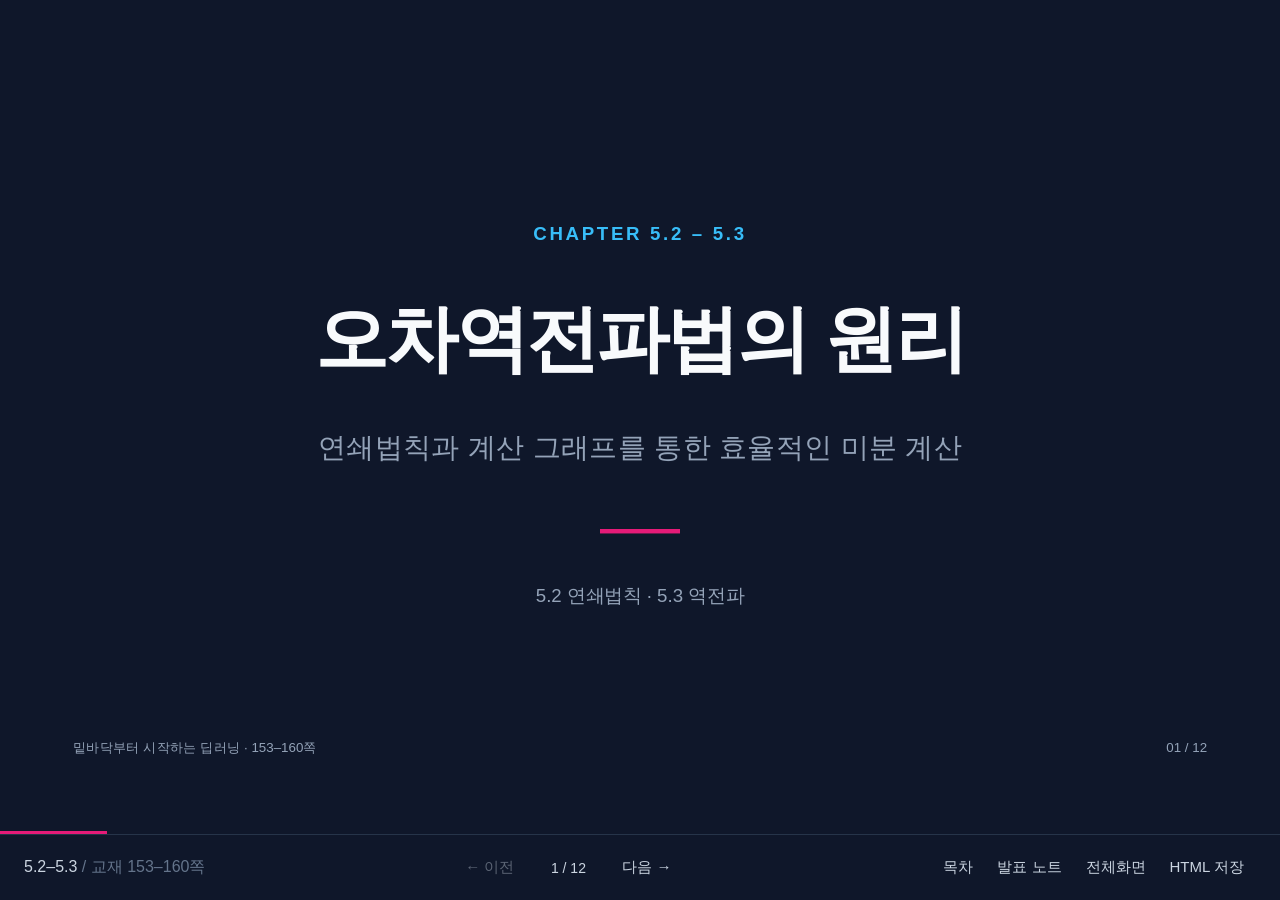
<file: week04/AID_DL_5.2~5.3.html>
<!doctype html><html lang="ko"><head><meta charset="utf-8"><meta name="viewport" content="width=device-width,initial-scale=1"><title>오차역전파법과 연쇄법칙 · 5.2–5.3</title><style>
:root{--ink:#1e293b;--blue:#2962ff;--pink:#e51b78;--muted:#64748b;--paper:#f7f8fa}*{box-sizing:border-box}body{margin:0;background:#0f172a;color:var(--ink);font-family:'Pretendard','Noto Sans KR','Malgun Gothic',sans-serif}button,input{font:inherit}button{cursor:pointer}button:focus-visible,input:focus-visible{outline:3px solid #38bdf8;outline-offset:3px}#viewport{height:calc(100dvh - 66px);display:grid;place-items:center;overflow:hidden}#frame{position:relative}#deck{width:1440px;height:810px;position:relative;transform-origin:top left;background:white}.slide{display:none;position:absolute;inset:0;padding:66px 82px;background:white;overflow:hidden}.slide.active{display:block}.slide.dark{background:#0f172a;color:#f8fafc}.slide.pale{background:var(--paper)}h1,h2,h3,p{margin:0}h1{font-size:76px;font-weight:800;letter-spacing:-3px;line-height:1.25}h2{font-size:47px;letter-spacing:-2px;line-height:1.3;margin:14px 0 22px}h3{font-size:27px;line-height:1.4}p{font-size:25px;line-height:1.65}.eyebrow{font-size:21px;color:var(--blue);font-weight:750}.subtitle{color:var(--muted);font-size:24px}.center{text-align:center}.section{display:flex;flex-direction:column;justify-content:center;align-items:center;height:100%}.section h1{font-size:72px}.underline{width:90px;height:5px;background:var(--blue);margin:35px auto}.dark .underline{background:var(--pink)}.dark .subtitle{color:#94a3b8}.dark .eyebrow{color:#38bdf8;letter-spacing:3px;margin-bottom:55px}.dark h1{font-size:82px}.columns{display:grid;grid-template-columns:1fr 1.15fr;gap:48px;align-items:center}.panel{background:#f8fafc;border-radius:27px;padding:30px}.formula{font-family:'Cambria Math','Times New Roman',serif;font-size:40px;line-height:1.5}.bigformula{font-size:49px}.pink{color:var(--pink)}.blue{color:var(--blue)}.note{font-size:21px;color:var(--muted);line-height:1.65;margin-top:18px}.callout{padding:22px 28px;background:#f8fafc;border-left:5px solid var(--pink);font-size:29px;font-weight:700;margin:24px 0}.controls{display:flex;align-items:center;gap:13px;margin:18px 0;flex-wrap:wrap}.controls button,.smallbtn{border:1px solid #cbd5e1;border-radius:7px;padding:10px 17px;background:white;color:var(--ink);font-size:19px}.controls .primary{background:var(--blue);color:white;border-color:var(--blue)}button:disabled{opacity:.4;cursor:default}.readout{font-size:22px;line-height:1.6;min-height:75px;color:var(--pink);font-weight:600}.steptext{background:#eff6ff;padding:18px 22px;border-radius:12px;font-size:24px;line-height:1.5;margin-top:15px;min-height:74px}.inputs{display:flex;gap:18px;flex-wrap:wrap;margin:22px 0}.inputs label{font-size:21px;color:var(--muted)}.inputs input{display:block;width:110px;margin-top:8px;border:1px solid #cbd5e1;border-radius:6px;padding:9px;color:var(--ink);background:white;font-size:23px}.foot{position:absolute;bottom:23px;left:82px;right:82px;display:flex;justify-content:space-between;font-size:15px;color:var(--muted)}.dark .foot{color:#94a3b8}.three{display:grid;grid-template-columns:repeat(3,1fr);gap:30px;margin-top:35px}.card{padding:28px 30px;background:white;border-radius:24px;box-shadow:0 8px 20px #1e293b08}.card h3{padding-bottom:22px;border-bottom:1px solid #e2e8f0}.card p{font-size:23px;margin-top:25px}.card .answer{color:var(--pink);font-size:29px;font-weight:700;background:#f1f5f9;border-radius:10px;padding:18px;margin-top:25px}svg{width:100%;height:auto;display:block}svg text{font-family:'Malgun Gothic',sans-serif}svg .edge{stroke:#94a3b8;stroke-width:3;fill:none}svg .rev{stroke:#e51b78;stroke-width:4;fill:none}svg .node{fill:white;stroke:#1e293b;stroke-width:3}svg .lit{fill:#eff6ff;stroke:#2962ff;stroke-width:5}svg .dim{opacity:.13}.toolbar{height:66px;display:flex;align-items:center;justify-content:space-between;padding:0 24px;color:#cbd5e1;border-top:1px solid #263449;gap:15px}.toolbar button{color:#cbd5e1;border:0;background:transparent;padding:10px 12px;border-radius:5px;font-size:15px}.toolbar button:hover{background:#263449}.toolbar .nav{display:flex;align-items:center;gap:9px}#progress{position:fixed;bottom:66px;left:0;height:3px;background:var(--pink);transition:width .25s}.overlay{position:fixed;inset:0;background:#020617b0;z-index:10;display:grid;place-items:center;padding:25px}.overlay[hidden]{display:none}.dialog{max-width:850px;width:100%;max-height:85vh;overflow:auto;background:white;border-radius:16px;padding:32px;color:var(--ink)}.dialog header{display:flex;justify-content:space-between;align-items:center;margin-bottom:25px}.dialog h2{font-size:27px;letter-spacing:0;margin:0}.dialog p{font-size:20px}.dialog button{border:1px solid #cbd5e1;background:white;border-radius:6px;padding:10px;font-size:17px}.toc{display:grid;grid-template-columns:1fr 1fr;gap:12px}.toc button{text-align:left}.toc .selected{border-color:var(--blue);color:var(--blue)}.sr{position:absolute;left:-9999px}#count{min-width:66px;text-align:center;font-size:14px;font-variant-numeric:tabular-nums}@media(max-width:650px){.toolbar{padding:0 5px}.toolbar button{padding:10px 7px;font-size:13px}.brand{display:none}.toc{grid-template-columns:1fr}}@media print{@page{size:landscape;margin:0}body{background:white}#viewport,#frame{display:block;height:auto!important;width:auto!important;overflow:visible}#deck{transform:none!important;width:1440px;height:auto}.slide{display:block!important;position:relative;width:1440px;height:810px;break-after:page}.toolbar,.overlay,#progress,.controls{display:none!important}}
#apple-graph{height:260px}#apple-graph svg{height:260px}#orange-graph{height:340px}#orange-graph svg{height:340px}.slide:has(#apple-graph) .steptext{margin-top:10px}.slide:has(#orange-graph) .controls{margin:10px 0}</style></head><body><main id="viewport"><div id="frame"><article id="deck" aria-label="연쇄법칙과 역전파 발표자료"></article></div></main><div id="progress"></div><nav class="toolbar" aria-label="발표 도구"><span class="brand">5.2–5.3 <span style="color:#64748b">/ 교재 153–160쪽</span></span><div class="nav"><button id="prev" aria-label="이전 슬라이드">← 이전</button><span id="count"></span><button id="next" aria-label="다음 슬라이드">다음 →</button></div><div><button id="toc">목차</button><button id="notes">발표 노트</button><button id="full">전체화면</button><button id="download">HTML 저장</button></div></nav><div id="overlay" class="overlay" hidden><section class="dialog" role="dialog" aria-modal="true" aria-labelledby="dialog-title"><header><h2 id="dialog-title"></h2><button id="close" aria-label="창 닫기">닫기 ×</button></header><div id="dialog-body"></div></section></div><span id="announce" class="sr" aria-live="polite"></span>
<script>
const $=id=>document.getElementById(id), fmt=n=>Number(n.toFixed(4)).toLocaleString('en-US');
const slides=[
{title:'오차역전파법의 원리',cls:'dark',page:'153–160',html:`<div class="section center"><div class="eyebrow">CHAPTER 5.2 – 5.3</div><h1>오차역전파법의 원리</h1><p class="subtitle" style="font-size:32px;margin-top:45px">연쇄법칙과 계산 그래프를 통한 효율적인 미분 계산</p><div class="underline" style="margin-top:65px"></div><p class="note" style="color:#94a3b8">5.2 연쇄법칙 · 5.3 역전파</p></div>`,note:'이번 범위는 교재 인쇄 쪽수 153~160쪽, 5.2와 5.3입니다. 160쪽에서 시작하는 5.4의 계층 구현은 포함하지 않습니다. 순전파로 계산한 값을 이용해, 최종 출력이 각 입력에 얼마나 민감한지 역전파로 구하는 과정을 살펴봅니다.'},
{title:'5.2 연쇄법칙',page:'153–155',html:`<div class="section center"><h1>5.2 연쇄법칙</h1><div class="underline"></div><p class="subtitle" style="font-size:32px">Chain Rule</p></div>`,note:'5.2.1은 노드에서의 역전파, 5.2.2는 합성함수의 미분, 5.2.3은 연쇄법칙과 계산 그래프의 관계를 다룹니다.'},
{title:'계산 그래프의 역전파',page:'153',html:`<div class="eyebrow">5.2.1</div><h2>계산 그래프의 역전파</h2><div class="columns"><div><div class="callout">상류 미분값 × 국소적 미분</div><p>노드로 들어온 미분값에<br>그 노드의 미분을 곱해 전달한다.</p><div class="formula pink" style="margin-top:30px">∂L/∂x = E · ∂y/∂x</div><p class="note">E = ∂L/∂y, 예: y = x²</p></div><div><div id="local-graph"></div><div class="inputs"><label>x<input id="local-x" type="number" value="3" min="-20" max="20"></label><label>상류 E<input id="local-e" type="number" value="1" step="0.1" min="-20" max="20"></label></div><div id="local-result" class="readout"></div></div></div>`,note:'순전파에서는 입력 x로 y=f(x)를 계산합니다. 역전파에서는 최종 출력 L의 y에 대한 미분 E가 오른쪽에서 들어옵니다. y=x²이면 국소적 미분은 2x이므로 E·2x를 왼쪽에 전달합니다. x와 E를 바꿔 확인하세요.'},
{title:'연쇄법칙과 합성함수',page:'153–154',html:`<div class="eyebrow">5.2.2</div><h2>연쇄법칙 (Chain Rule)</h2><div class="columns"><div><h3>여러 함수를 연결한 합성함수</h3><p style="margin-top:25px">z = (x + y)²를 두 단계로 나누면<br>각 단계의 미분을 구하기 쉬워진다.</p><div class="callout">합성함수의 미분은<br>각 함수의 미분을 곱해 구한다.</div><p class="note">x에 대해 미분할 때 y는 고정한다.</p></div><div class="panel center"><p class="subtitle">수식의 분해</p><div class="formula bigformula" style="margin:25px">z = (x + y)²</div><p class="subtitle">중간 변수 t</p><div class="formula" style="margin:25px"><span class="blue">t = x + y</span><br><span class="pink">z = t²</span></div><div class="formula">∂z/∂x = (∂z/∂t) · (∂t/∂x)</div></div></div>`,note:'교재의 예제는 z=(x+y)²입니다. t=x+y, z=t²로 분해합니다. ∂z/∂t=2t, ∂t/∂x=1이므로 ∂z/∂x=2(x+y)입니다. 첨부 PDF의 괄호 누락과 세로로 깨진 문장은 교재에 맞추어 정리했습니다.'},
{title:'국소적 미분의 연쇄 연산',page:'154–155',cls:'pale',html:`<div class="center"><div class="eyebrow">5.2.3 연쇄법칙과 계산 그래프</div><h2>국소적 미분의 연쇄 연산</h2><p class="subtitle">순전파와 역전파를 한 단계씩 확인한다</p></div><div id="chain-graph" style="max-width:1050px;margin:15px auto"></div><div class="controls"><button id="chain-reset">처음부터</button><button class="primary" id="chain-next">다음 단계</button><span class="note" style="margin:0" id="chain-count"></span></div><div class="steptext" id="chain-text"></div>`,note:'설명을 위한 대입 예제 x=3,y=2를 사용합니다. t=5, z=25입니다. 역전파 초기값은 ∂z/∂z=1입니다. 제곱 노드에서 1×2t=10을 보내고, 덧셈 노드는 10을 x와 y 양쪽으로 보냅니다. 따라서 ∂z/∂x=∂z/∂y=10입니다. 교재의 일반식은 2(x+y)입니다.'},
{title:'5.3 역전파',page:'155–160',html:`<div class="section center"><h1>5.3 역전파</h1><div class="underline"></div><p class="subtitle" style="font-size:32px">덧셈 노드와 곱셈 노드의 역전파 구조</p></div>`,note:'이제 연쇄법칙을 실제 연산에 적용합니다. 덧셈과 곱셈은 국소적 미분이 다르므로 상류 미분값을 전달하는 규칙도 다릅니다.'},
{title:'덧셈 노드의 역전파',page:'156–157',html:`<div class="eyebrow">5.3.1</div><h2>덧셈 노드의 역전파</h2><div class="columns"><div><div class="callout">상류의 미분값을 그대로 전달</div><div class="formula">z = x + y<br>∂z/∂x = 1, ∂z/∂y = 1</div><p class="note">각 입력 방향으로 1을 곱한다.<br>상류 미분값을 양쪽에 각각 전달한다.</p><div class="inputs"><label>상류 미분값 g<input id="add-g" type="number" value="1.3" min="-20" max="20" step="0.1"></label></div></div><div><div class="panel" id="add-graph"></div><div id="add-result" class="readout"></div></div></div>`,note:'교재 예제는 10+5=15입니다. 상류 미분값 g=1.3을 받으면 두 입력에 각각1.3을 보냅니다. g를 반으로 나누는 것이 아닙니다. g를 바꿔 두 하류 값이 항상 같음을 확인하세요.'},
{title:'곱셈 노드의 역전파',page:'157–159',html:`<div class="eyebrow">5.3.2</div><h2>곱셈 노드의 역전파</h2><div class="columns"><div><div class="callout" style="border-color:var(--blue)">다른 쪽 입력값을 곱해 전달</div><div class="formula">z = xy<br>∂z/∂x = y, ∂z/∂y = x</div><p class="note">역전파에서 쓰기 위해 순전파의 입력 x, y를 저장한다.</p><div class="inputs"><label>x<input id="mul-x" type="number" value="10" min="-50" max="50"></label><label>y<input id="mul-y" type="number" value="5" min="-50" max="50"></label><label>상류 g<input id="mul-g" type="number" value="1.3" step="0.1" min="-20" max="20"></label></div></div><div><div class="panel" id="mul-graph"></div><div id="mul-result" class="readout"></div></div></div>`,note:'z=xy이면 x에 대한 국소적 미분은 y이고 y에 대한 미분은 x입니다. x=10,y=5,g=1.3일 때 x 방향은6.5, y 방향은13입니다. 다른 쪽 입력을 곱한다는 뜻이지, 미분값 두 개를 서로 바꾼다는 뜻은 아닙니다.'},
{title:'사과 쇼핑 예제',page:'159',cls:'pale',html:`<div class="eyebrow">5.3.3</div><h2>사과 쇼핑 예제</h2><div class="inputs"><label>사과 가격 p (원)<input id="apple-p" type="number" value="100" min="0" max="10000"></label><label>개수 n<input id="apple-n" type="number" value="2" min="0" max="100" step="1"></label><label>세율 r (%)<input id="apple-r" type="number" value="10" min="0" max="100" step="1"></label></div><div id="apple-graph"></div><div class="controls"><button id="apple-reset">처음부터</button><button id="apple-next" class="primary">다음 단계</button><span id="apple-total" style="font-size:23px;margin-left:auto"></span></div><div id="apple-text" class="steptext"></div>`,note:'사과100원,2개,세율10%이면 세금 배율 a=1.1이고 최종금액 L=220원입니다. 역전파 시작값1에서 ∂L/∂q=1.1, ∂L/∂a=200을 얻습니다. 첫 곱셈에서 ∂L/∂p=2.2, ∂L/∂n=110입니다. 세율을1%포인트 바꾸면 배율은0.01 바뀌므로 최종금액 변화는2원입니다. 교재의 소비세1.1은 세금이 포함된 배율을 뜻합니다.'},
{title:'사과와 귤 쇼핑 예제',page:'159–160',cls:'pale',html:`<div class="eyebrow">5.3.3 연습문제</div><h2>사과와 귤 쇼핑의 역전파</h2><p class="subtitle">사과 100원 × 2개, 귤 150원 × 3개, 세금 배율 1.1</p><div id="orange-graph" style="max-width:1050px;margin:0 auto"></div><div class="controls"><button id="orange-reset">처음부터</button><button id="orange-next" class="primary">다음 단계</button></div><div id="orange-text" class="steptext"></div>`,note:'사과 소계200원, 귤 소계450원, 세전 합계650원, 최종금액715원입니다. 마지막 곱셈 노드에서 합계 방향1.1, 배율 방향650입니다. 덧셈은1.1을 두 소계에 그대로 전달합니다. 사과가격2.2, 사과개수110, 귤가격3.3, 귤개수165입니다. 각 역전파 값을 차례로 확인하세요.'},
{title:'각 변수의 영향력',page:'153–160',cls:'pale',html:`<div class="center"><div class="eyebrow">5.2–5.3 정리</div><h2>계산 그래프를 통한 미분 산출</h2><p class="subtitle">사과 쇼핑 기본값 p = 100, n = 2, a = 1.1 기준</p></div><div class="three"><div class="card"><h3>사과 가격</h3><p>가격이 1원 오르면<br>최종 금액은 2.2원 증가한다.</p><div class="answer">∂L/∂p = 2.2</div></div><div class="card"><h3>사과 개수</h3><p>사과를 1개 더 사면<br>최종 금액은 110원 증가한다.</p><div class="answer">∂L/∂n = 110</div></div><div class="card"><h3>세금 배율</h3><p>세율 1%포인트 상승 시<br>200 × 0.01 = 2원 증가한다.</p><div class="answer">∂L/∂a = 200</div></div></div><div class="steptext center" style="margin-top:40px">역전파는 연쇄법칙에 따라 국소적 미분을 곱해 전달하는 계산이다.</div>`,note:'가격과 개수, 세금 배율은 단위가 다릅니다. 미분값의 크기만으로 어느 변수가 더 중요하다고 비교하지 않습니다. 배율1은100%에 해당하며 세율1%포인트는 배율0.01 변화입니다. 개수는 연속 변수처럼 미분한 값을 해석합니다. 이 예제는 다른 변수를 고정하면 각 입력에 대해 선형이므로 한 단위 변화도 정확히 계산됩니다.'},
{title:'Q&A',page:'153–160',cls:'dark',html:`<div class="section center"><div class="eyebrow" style="font-size:55px">≋</div><h1>Q&A</h1><p class="subtitle" style="font-size:32px;margin-top:35px">경청해 주셔서 감사합니다.</p><p class="note" style="color:#94a3b8;margin-top:65px">왜 덧셈은 그대로 전달하고, 곱셈은 다른 입력을 곱할까요?</p></div>`,note:'답: 각 노드의 국소적 미분이 다르기 때문입니다. 덧셈의 국소적 미분은1이고 곱셈의 국소적 미분은 다른 입력값입니다. 출처는 사이토 고키의 밑바닥부터 시작하는 딥러닝5.2–5.3,153–160쪽입니다. 디자인은 제공된 오차역전파법과 연쇄법칙PDF를 참고했습니다.'}
];
$('deck').innerHTML=slides.map((s,i)=>`<section class="slide ${s.cls||''}" aria-label="${i+1}장 ${s.title}">${s.html}<footer class="foot"><span>밑바닥부터 시작하는 딥러닝 · ${s.page}쪽</span><span>${String(i+1).padStart(2,'0')} / ${slides.length}</span></footer></section>`).join('');
let current=0,lastFocus=null;function size(){let scale=Math.min(innerWidth/1440,(innerHeight-66)/810);$('frame').style.width=1440*scale+'px';$('frame').style.height=810*scale+'px';$('deck').style.transform=`scale(${scale})`;}function go(n){current=Math.max(0,Math.min(slides.length-1,n));document.querySelectorAll('.slide').forEach((s,i)=>s.classList.toggle('active',i===current));$('count').textContent=`${current+1} / ${slides.length}`;$('prev').disabled=current===0;$('next').disabled=current===slides.length-1;$('progress').style.width=(current+1)/slides.length*100+'%';$('announce').textContent=slides[current].title;history.replaceState(null,'','#'+(current+1));}
function modal(kind){lastFocus=document.activeElement;$('overlay').hidden=false;$('dialog-title').textContent=kind==='toc'?'목차':slides[current].title+' · 발표 노트';$('dialog-body').innerHTML=kind==='toc'?'<div class="toc">'+slides.map((s,i)=>`<button data-slide="${i}" class="${i===current?'selected':''}">${String(i+1).padStart(2,'0')}　${s.title}</button>`).join('')+'</div>':'<p>'+slides[current].note+'</p>';$('dialog-body').querySelectorAll('[data-slide]').forEach(b=>b.onclick=()=>{go(+b.dataset.slide);close()});$('close').focus();}function close(){$('overlay').hidden=true;lastFocus?.focus();}function full(){if(document.fullscreenElement)document.exitFullscreen();else document.documentElement.requestFullscreen?.();}
$('prev').onclick=()=>go(current-1);$('next').onclick=()=>go(current+1);$('toc').onclick=()=>modal('toc');$('notes').onclick=()=>modal('notes');$('close').onclick=close;$('overlay').onclick=e=>{if(e.target===$('overlay'))close()};$('full').onclick=full;$('download').onclick=()=>{let b=new Blob(['<!doctype html>\n'+document.documentElement.outerHTML],{type:'text/html;charset=utf-8'}),u=URL.createObjectURL(b),a=document.createElement('a');a.href=u;a.download='5.2-5.3_연쇄법칙과_역전파.html';a.click();setTimeout(()=>URL.revokeObjectURL(u),1000)};
document.addEventListener('keydown',e=>{if(!$('overlay').hidden){if(e.key==='Escape')close();if(e.key==='Tab'){let els=[...$('overlay').querySelectorAll('button')],first=els[0],last=els.at(-1);if(e.shiftKey&&document.activeElement===first){e.preventDefault();last.focus()}else if(!e.shiftKey&&document.activeElement===last){e.preventDefault();first.focus()}}return;}if(/INPUT|TEXTAREA|BUTTON/.test(e.target.tagName))return;if(['ArrowRight','PageDown',' '].includes(e.key)){e.preventDefault();go(current+1)}if(['ArrowLeft','PageUp'].includes(e.key)){e.preventDefault();go(current-1)}if(e.key==='Home')go(0);if(e.key==='End')go(slides.length-1);if(e.key.toLowerCase()==='n')modal('notes');if(e.key.toLowerCase()==='o')modal('toc');if(e.key.toLowerCase()==='f')full();});let touch;document.querySelector('main').addEventListener('touchstart',e=>{if(!e.target.closest('input,button'))touch=e.touches[0].clientX},{passive:true});document.querySelector('main').addEventListener('touchend',e=>{if(touch!=null){let d=e.changedTouches[0].clientX-touch;if(Math.abs(d)>65)go(current+(d<0?1:-1));touch=null;}},{passive:true});
let svgSerial=0;function svg(content,w=650,h=320){let uid=++svgSerial;content=content.replaceAll("url(#a)",`url(#a${uid})`).replaceAll("url(#r)",`url(#r${uid})`);return `<svg viewBox="0 0 ${w} ${h}" role="img" aria-label="계산 그래프"><defs><marker id="a${uid}" viewBox="0 0 10 10" refX="8" refY="5" markerWidth="7" markerHeight="7" orient="auto-start-reverse"><path d="M0 0L10 5L0 10Z" fill="#94a3b8"/></marker><marker id="r${uid}" viewBox="0 0 10 10" refX="8" refY="5" markerWidth="7" markerHeight="7" orient="auto-start-reverse"><path d="M0 0L10 5L0 10Z" fill="#e51b78"/></marker></defs>${content}</svg>`;}
function text(x,y,t,c='#64748b',size=25){return `<text x="${x}" y="${y}" fill="${c}" font-size="${size}" text-anchor="middle">${t}</text>`}function edge(x,y,a,b,rev=false,show=true){return `<path d="M${x} ${y}L${a} ${b}" class="${rev?'rev':'edge'} ${show?'':'dim'}" marker-end="url(#${rev?'r':'a'})"/>`}function node(x,y,t,on=false){return `<circle cx="${x}" cy="${y}" r="37" class="node ${on?'lit':''}"/>${text(x,y+11,t,'#1e293b',37)}`;}
function num(id){let e=$(id),v=Number(e.value);return Number.isFinite(v)?v:0;}
function simple(op,x,y,g){return svg(edge(90,70,282,145)+edge(90,250,282,175)+edge(357,160,560,160)+node(320,160,op)+text(80,51,fmt(x))+text(80,284,fmt(y))+text(565,140,fmt(op==='+'?x+y:x*y))+edge(560,204,365,204,true)+edge(280,134,110,95,true)+edge(280,191,110,240,true)+text(490,244,'g = '+fmt(g),'#e51b78')+text(165,130,fmt(op==='+'?g:g*y),'#e51b78')+text(162,222,fmt(op==='+'?g:g*x),'#e51b78'));}
function updateLocal(){let x=num('local-x'),e=num('local-e');$('local-graph').innerHTML=svg(edge(80,120,285,120)+edge(360,120,575,120)+node(322,120,'x²')+text(90,85,'x = '+fmt(x))+text(530,85,'y = '+fmt(x*x))+edge(575,190,370,190,true)+edge(275,190,80,190,true)+text(505,240,'E = '+fmt(e),'#e51b78')+text(160,240,fmt(e*2*x),'#e51b78'),650,275);$('local-result').textContent=`E × 2x = ${fmt(e)} × ${fmt(2*x)} = ${fmt(e*2*x)}`;}
function updateAdd(){let g=num('add-g');$('add-graph').innerHTML=simple('+',10,5,g);$('add-result').textContent=`x 방향 = ${fmt(g)} × 1 = ${fmt(g)}, y 방향 = ${fmt(g)}`;}
function updateMul(){let x=num('mul-x'),y=num('mul-y'),g=num('mul-g');$('mul-graph').innerHTML=simple('×',x,y,g);$('mul-result').textContent=`x 방향: ${fmt(g)} × ${fmt(y)} = ${fmt(g*y)} / y 방향: ${fmt(g)} × ${fmt(x)} = ${fmt(g*x)}`;}
let chain=0,apple=0,orange=0;function steps(prefix,get,set,max,render){$(prefix+'-next').onclick=()=>{set(Math.min(max,get()+1));render()};$(prefix+'-reset').onclick=()=>{set(0);render()};}
function renderChain(){let a=chain;$('chain-graph').innerHTML=svg(edge(80,60,272,125)+edge(80,215,272,155)+node(310,140,'+',a===1||a===4)+edge(348,140,590,140)+node(630,140,'t²',a===2||a===3)+edge(668,140,910,140)+text(70,45,'x = 3')+text(70,250,'y = 2')+text(470,115,a>=1?'t = 5':'t = ?')+text(900,115,a>=2?'z = 25':'z = ?')+edge(910,200,680,200,true,a>=3)+edge(586,200,352,200,true,a>=3)+text(470,243,a>=3?'1 × 2t = 10':'','#e51b78')+text(805,243,a>=3?'∂z/∂z = 1':'','#e51b78')+edge(270,112,95,77,true,a>=4)+edge(270,190,95,225,true,a>=4)+text(145,108,a>=4?'10':'','#e51b78')+text(145,215,a>=4?'10':'','#e51b78'),1000,275);$('chain-text').textContent=['x = 3, y = 2에서 시작한다.','순전파 ① 덧셈: t = x + y = 5','순전파 ② 제곱: z = t² = 25','역전파 ① 제곱: 1 × 2t = 10을 전달한다.','역전파 ② 덧셈: 10 × 1 = 10을 x와 y에 각각 전달한다.'][a];$('chain-count').textContent=`${a} / 4`;$('chain-next').disabled=a===4;}
function renderApple(){let p=num('apple-p'),n=num('apple-n'),a=1+num('apple-r')/100,q=p*n,l=q*a,k=apple;$('apple-total').textContent='최종 금액 L = '+fmt(l)+'원';$('apple-graph').innerHTML=svg(edge(70,70,253,110)+edge(70,215,253,140)+node(290,125,'×',k===1||k===4)+edge(328,125,613,125)+node(650,125,'×',k===2||k===3)+edge(688,125,1020,125)+edge(495,240,625,158)+text(67,50,'p = '+fmt(p))+text(65,252,'n = '+fmt(n))+text(465,98,k>=1?'q = '+fmt(q):'q = ?')+text(1020,98,k>=2?'L = '+fmt(l):'L = ?')+text(490,277,'a = '+fmt(a))+edge(1020,180,699,180,true,k>=3)+edge(606,180,337,180,true,k>=3)+text(860,215,k>=3?'1':'','#e51b78')+text(460,215,k>=3?fmt(a):'','#e51b78')+edge(620,195,520,248,true,k>=3)+text(850,279,k>=3?'∂L/∂a = '+fmt(q):'','#e51b78')+edge(250,95,100,60,true,k>=4)+edge(247,175,100,216,true,k>=4)+text(156,105,k>=4?fmt(a*n):'','#e51b78')+text(158,209,k>=4?fmt(a*p):'','#e51b78'),1120,300);$('apple-text').textContent=[`p = ${fmt(p)}, n = ${fmt(n)}, a = ${fmt(a)}。最初の計算`.replace('。最初の計算','에서 시작한다.'),`순전파 ① p × n = ${fmt(q)}원`,`순전파 ② q × a = ${fmt(l)}원`,`역전파 ① ∂L/∂q = ${fmt(a)}, ∂L/∂a = ${fmt(q)}`,`역전파 ② 가격 미분 = ${fmt(a*n)}, 개수 미분 = ${fmt(a*p)}`][k];$('apple-next').disabled=k===4;}
function renderOrange(){let k=orange;$('orange-graph').innerHTML=svg(edge(40,60,225,100)+edge(40,155,225,122)+node(262,110,'×',k===4)+edge(40,240,225,262)+edge(40,350,225,285)+node(262,275,'×',k===4)+edge(299,110,470,175)+edge(299,275,470,205)+node(510,190,'+',k===3)+edge(547,190,745,190)+node(785,190,'×',k===2)+edge(822,190,1020,190)+edge(650,350,765,223)+text(45,43,'100')+text(45,185,'2')+text(45,224,'150')+text(45,380,'3')+text(363,112,k>=1?'200':'?')+text(363,290,k>=1?'450':'?')+text(645,166,k>=1?'650':'?')+text(1020,167,k>=1?'715':'?')+text(645,382,'1.1')+edge(1020,240,834,240,true,k>=2)+edge(741,240,554,240,true,k>=2)+text(910,277,k>=2?'1':'','#e51b78')+text(650,277,k>=2?'1.1':'','#e51b78')+edge(756,282,690,345,true,k>=2)+text(775,341,k>=2?'650':'','#e51b78')+edge(471,157,316,100,true,k>=3)+edge(470,248,316,300,true,k>=3)+text(400,173,k>=3?'1.1':'','#e51b78')+text(402,314,k>=3?'1.1':'','#e51b78')+edge(220,77,65,41,true,k>=4)+edge(220,145,65,177,true,k>=4)+edge(218,246,65,215,true,k>=4)+edge(220,312,65,362,true,k>=4)+text(150,74,k>=4?'2.2':'','#e51b78')+text(145,181,k>=4?'110':'','#e51b78')+text(140,241,k>=4?'3.3':'','#e51b78')+text(142,356,k>=4?'165':'','#e51b78'),1120,400);$('orange-text').textContent=['사과와 귤의 소계를 계산한다.','순전파: 200 + 450 = 650, 650 × 1.1 = 715원','역전파 ① 합계로 1.1, 세금 배율로 650을 전달한다.','역전파 ② 덧셈: 사과·귤 소계에 각각 1.1을 전달한다.','역전파 ③ 사과 가격 2.2 / 개수 110, 귤 가격 3.3 / 개수 165'][k];$('orange-next').disabled=k===4;}
steps('chain',()=>chain,v=>chain=v,4,renderChain);steps('apple',()=>apple,v=>apple=v,4,renderApple);steps('orange',()=>orange,v=>orange=v,4,renderOrange);['local-x','local-e'].forEach(id=>$(id).oninput=updateLocal);$('add-g').oninput=updateAdd;['mul-x','mul-y','mul-g'].forEach(id=>$(id).oninput=updateMul);['apple-p','apple-n','apple-r'].forEach(id=>$(id).oninput=()=>{apple=0;renderApple()});updateLocal();updateAdd();updateMul();renderChain();renderApple();renderOrange();addEventListener('resize',size);size();go(Math.max(0,(Number(location.hash.slice(1))||1)-1));
</script></body></html>
</file>
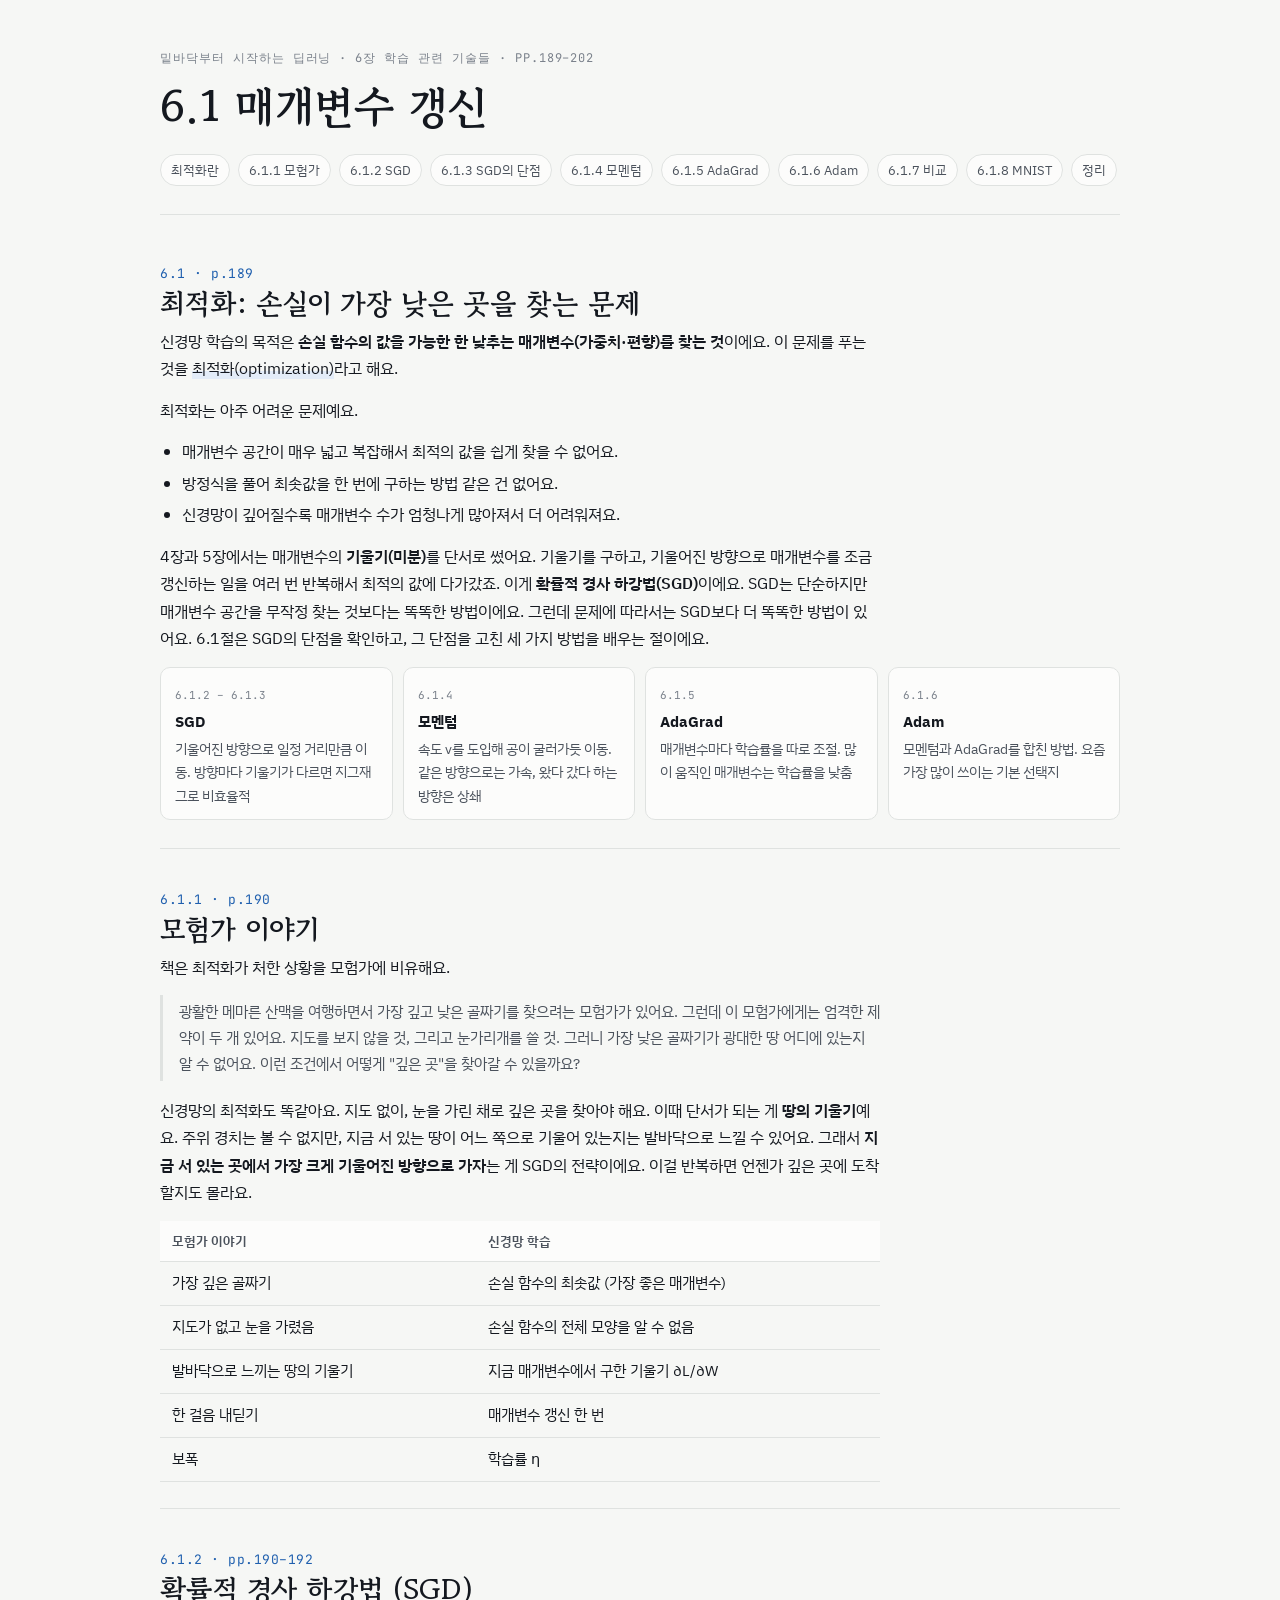
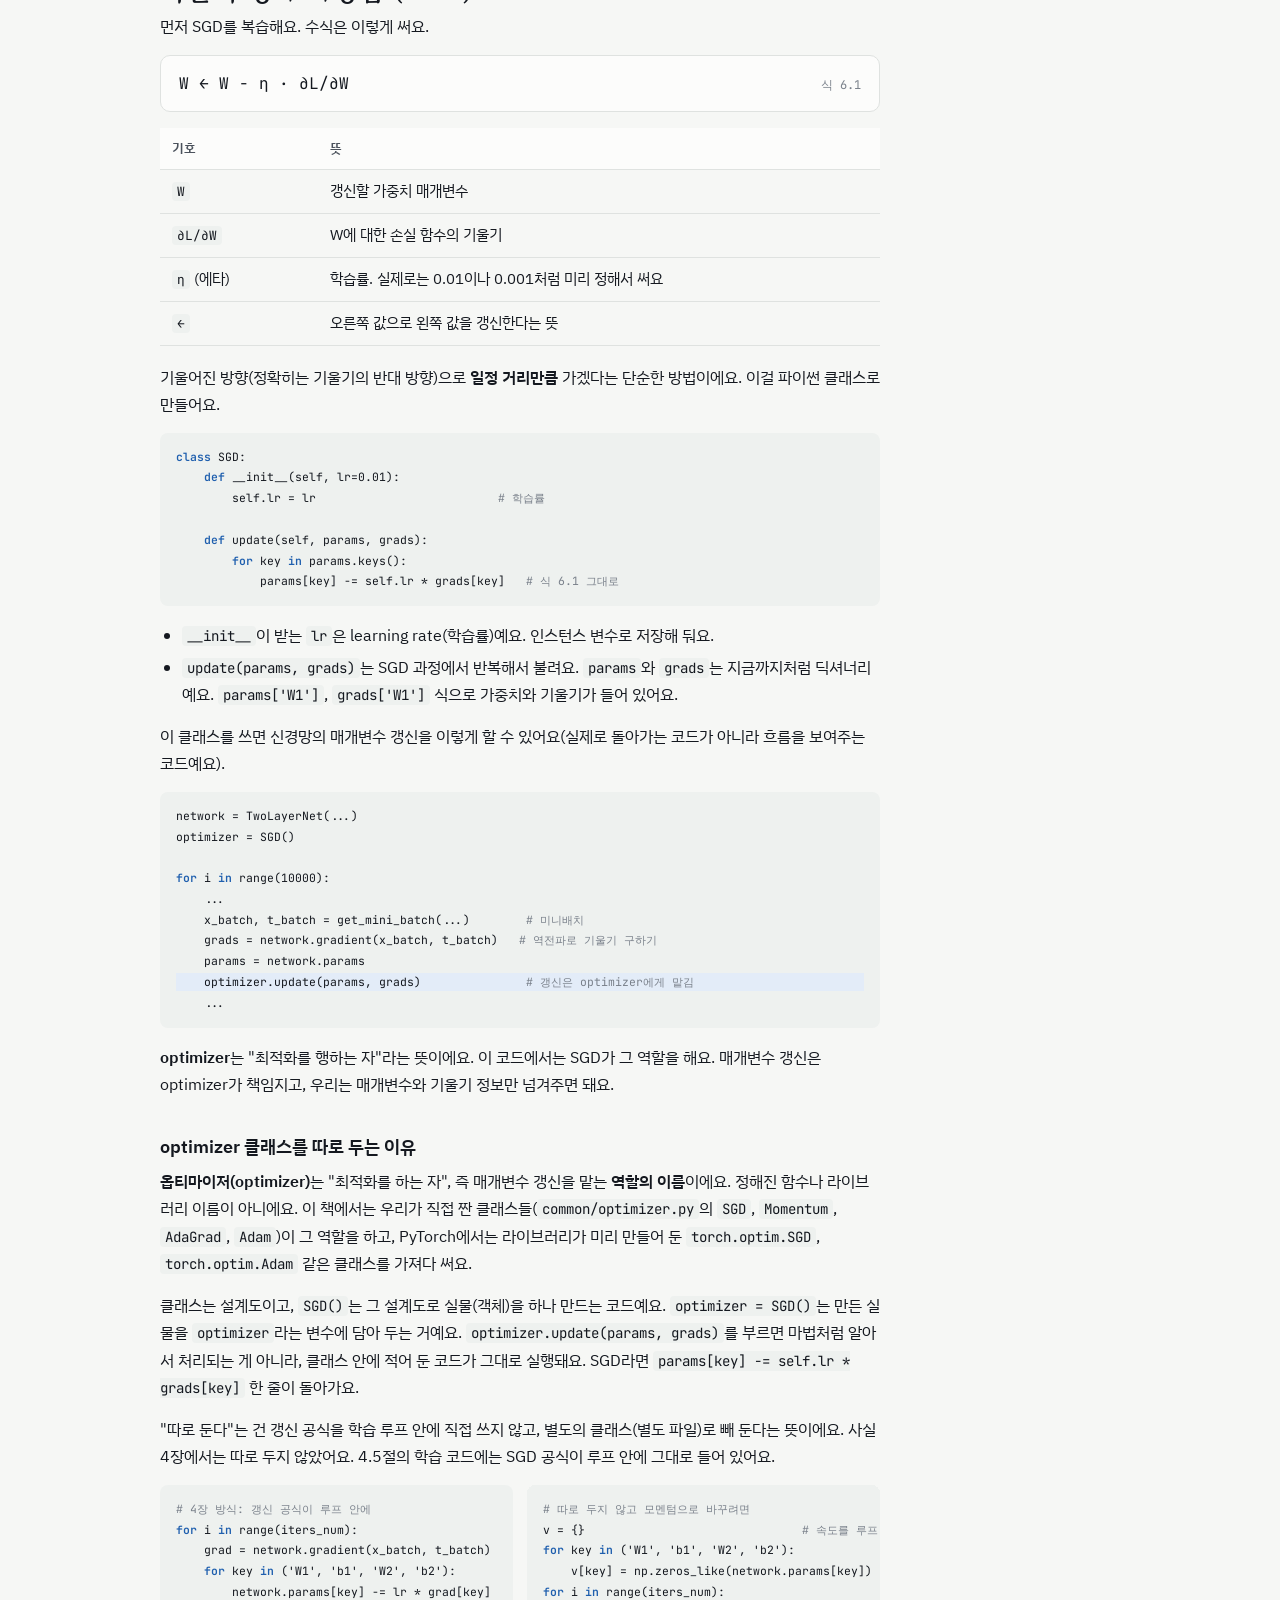
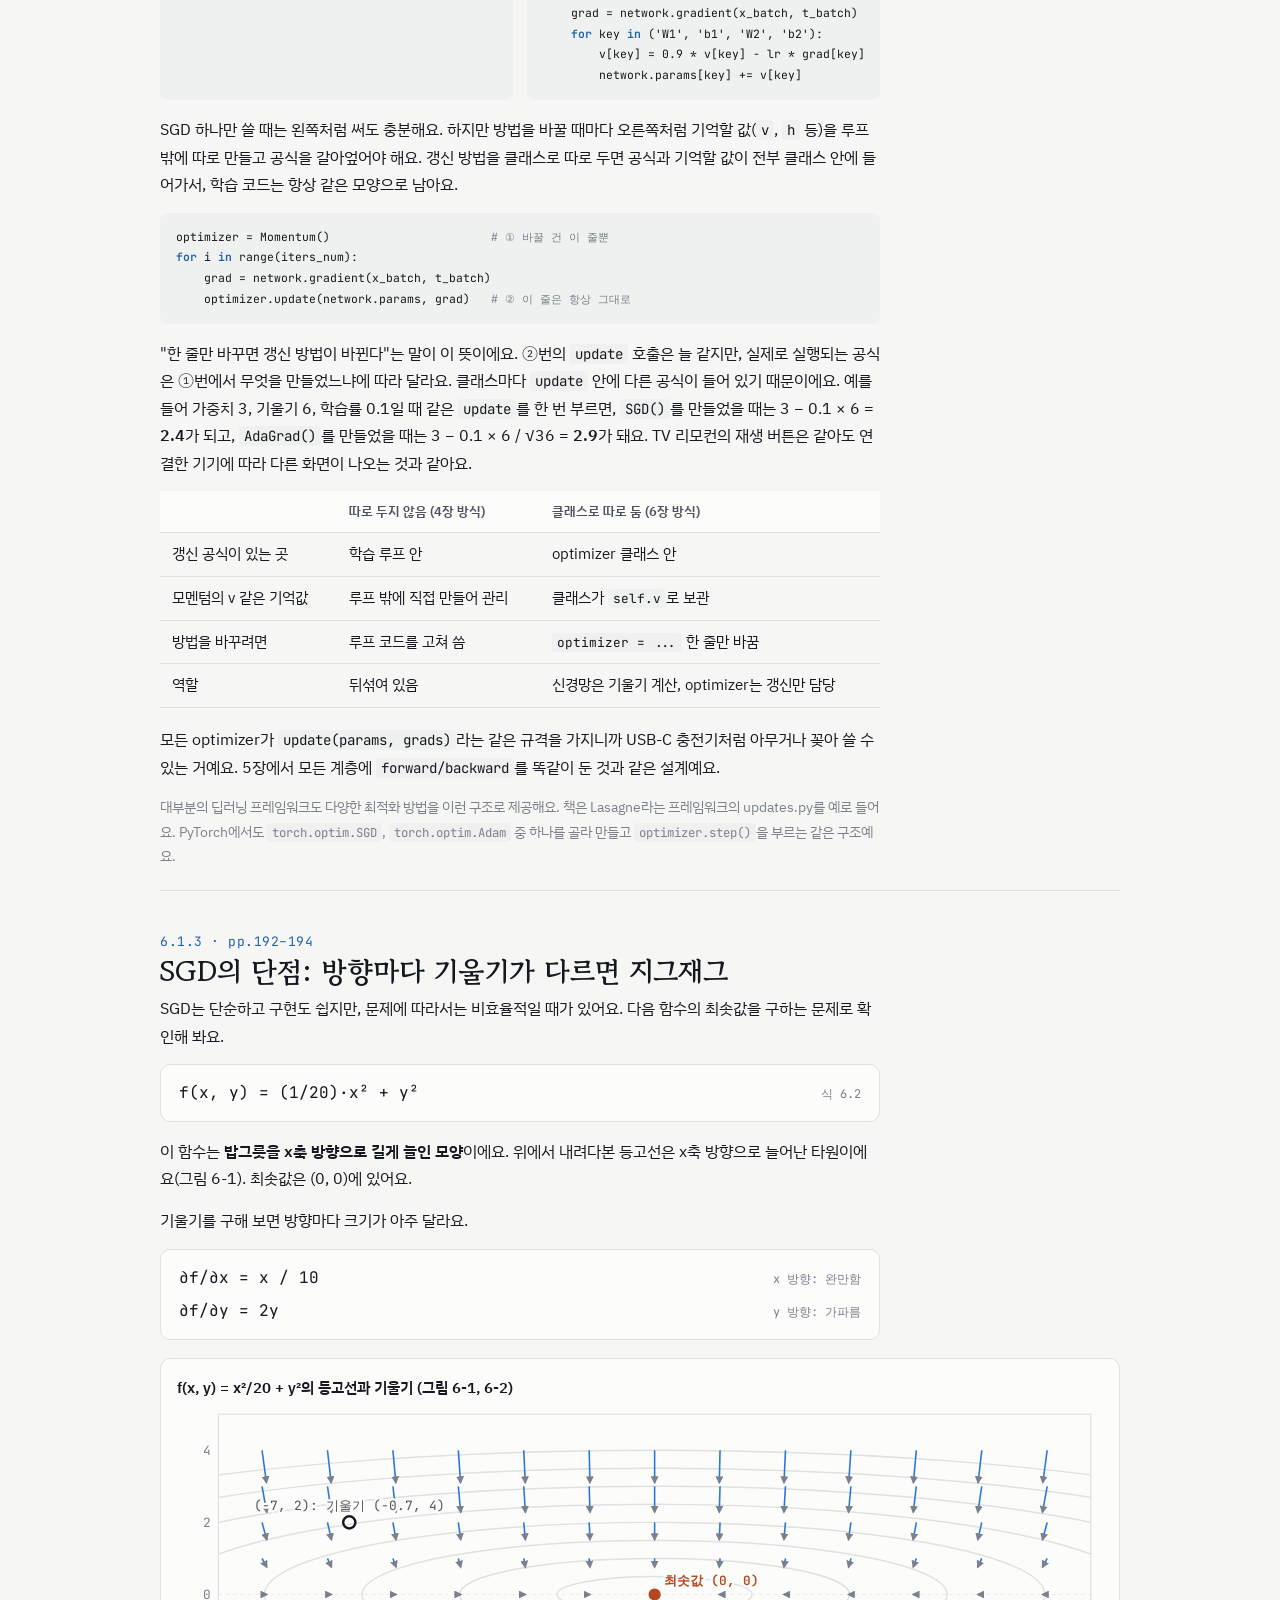
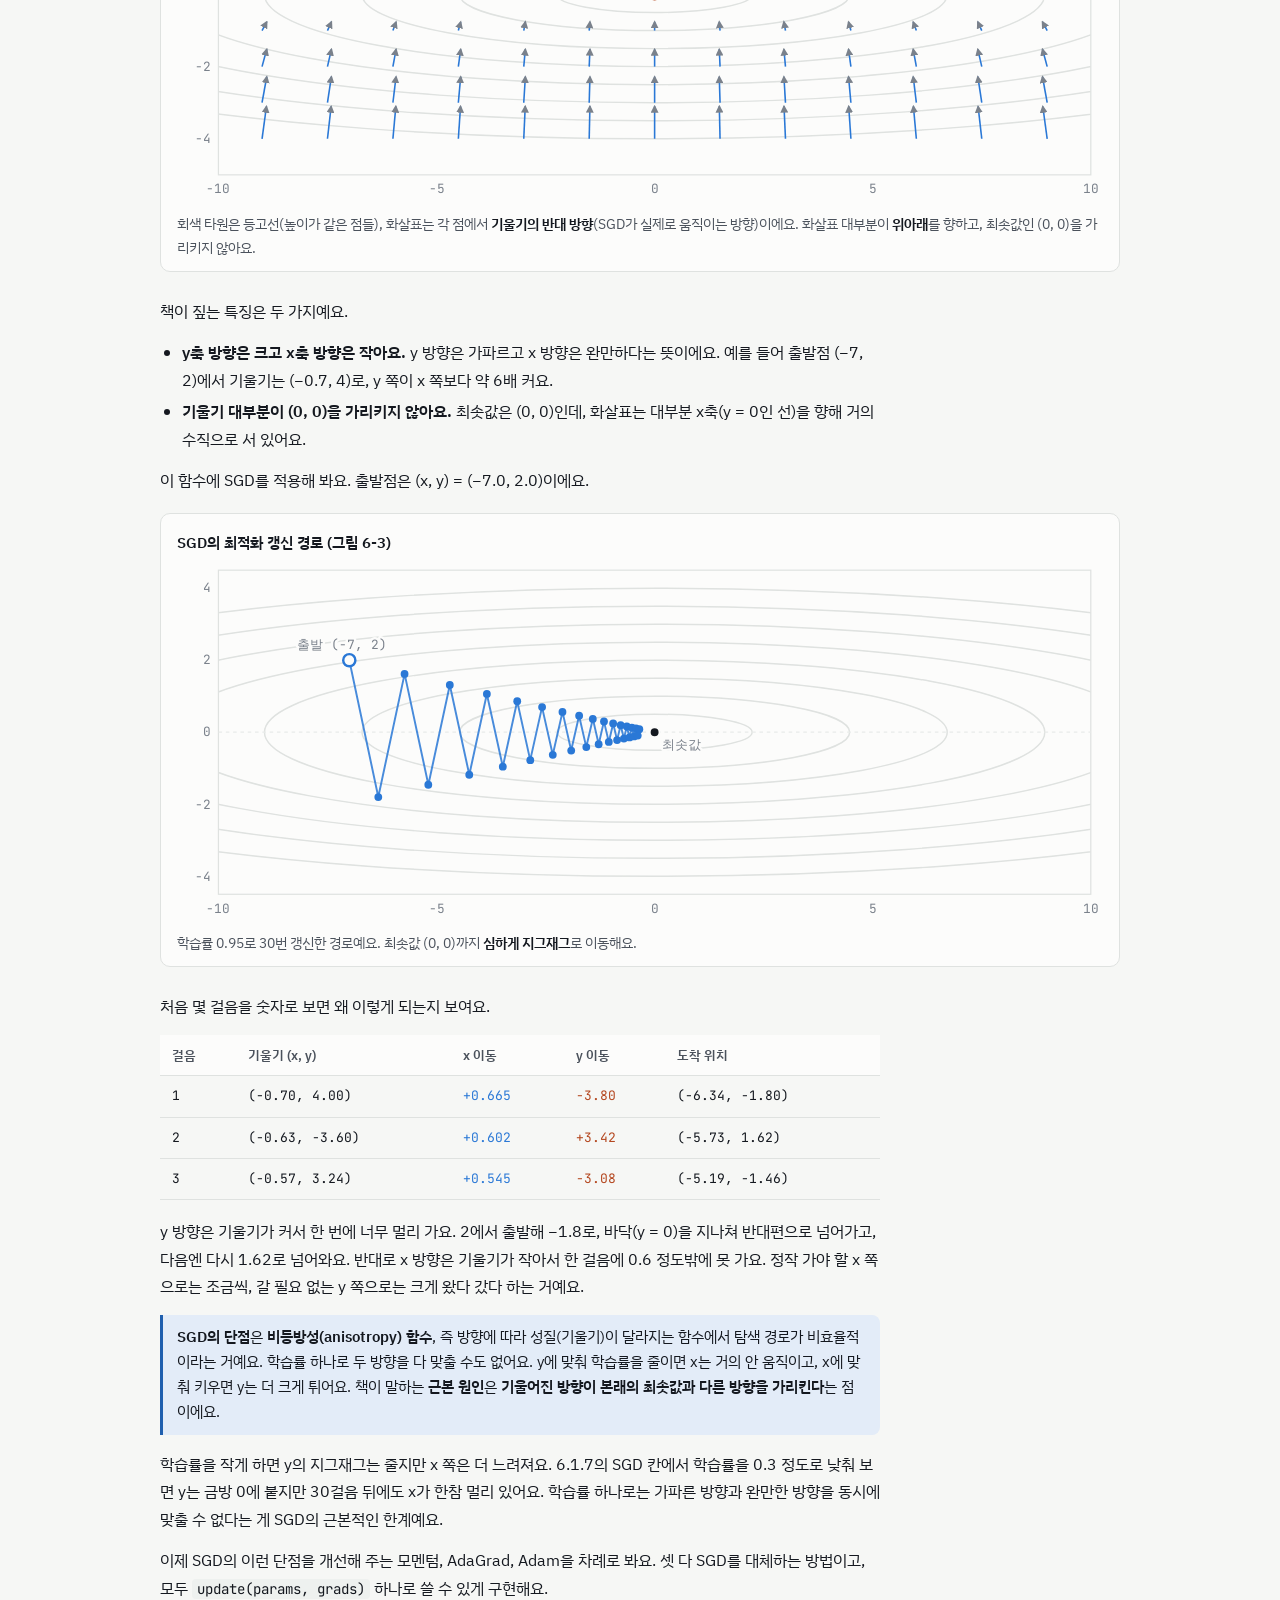
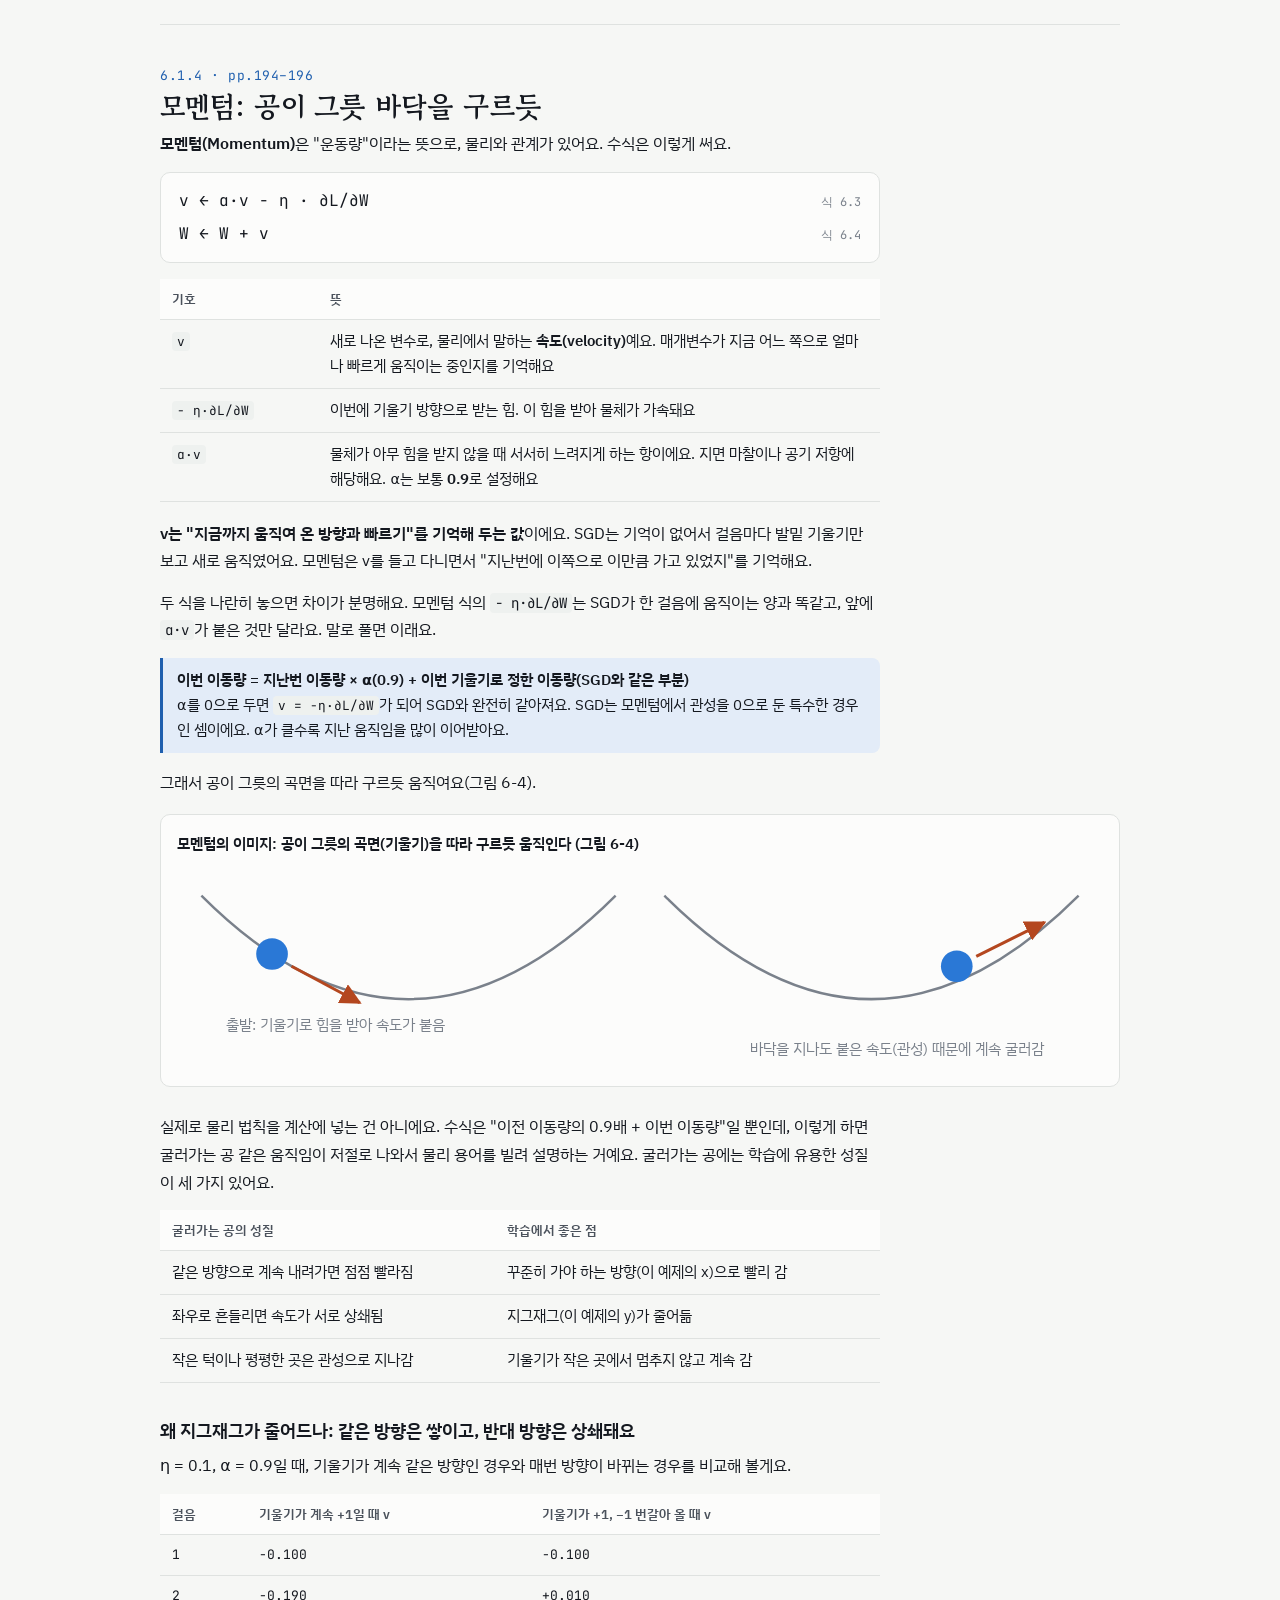
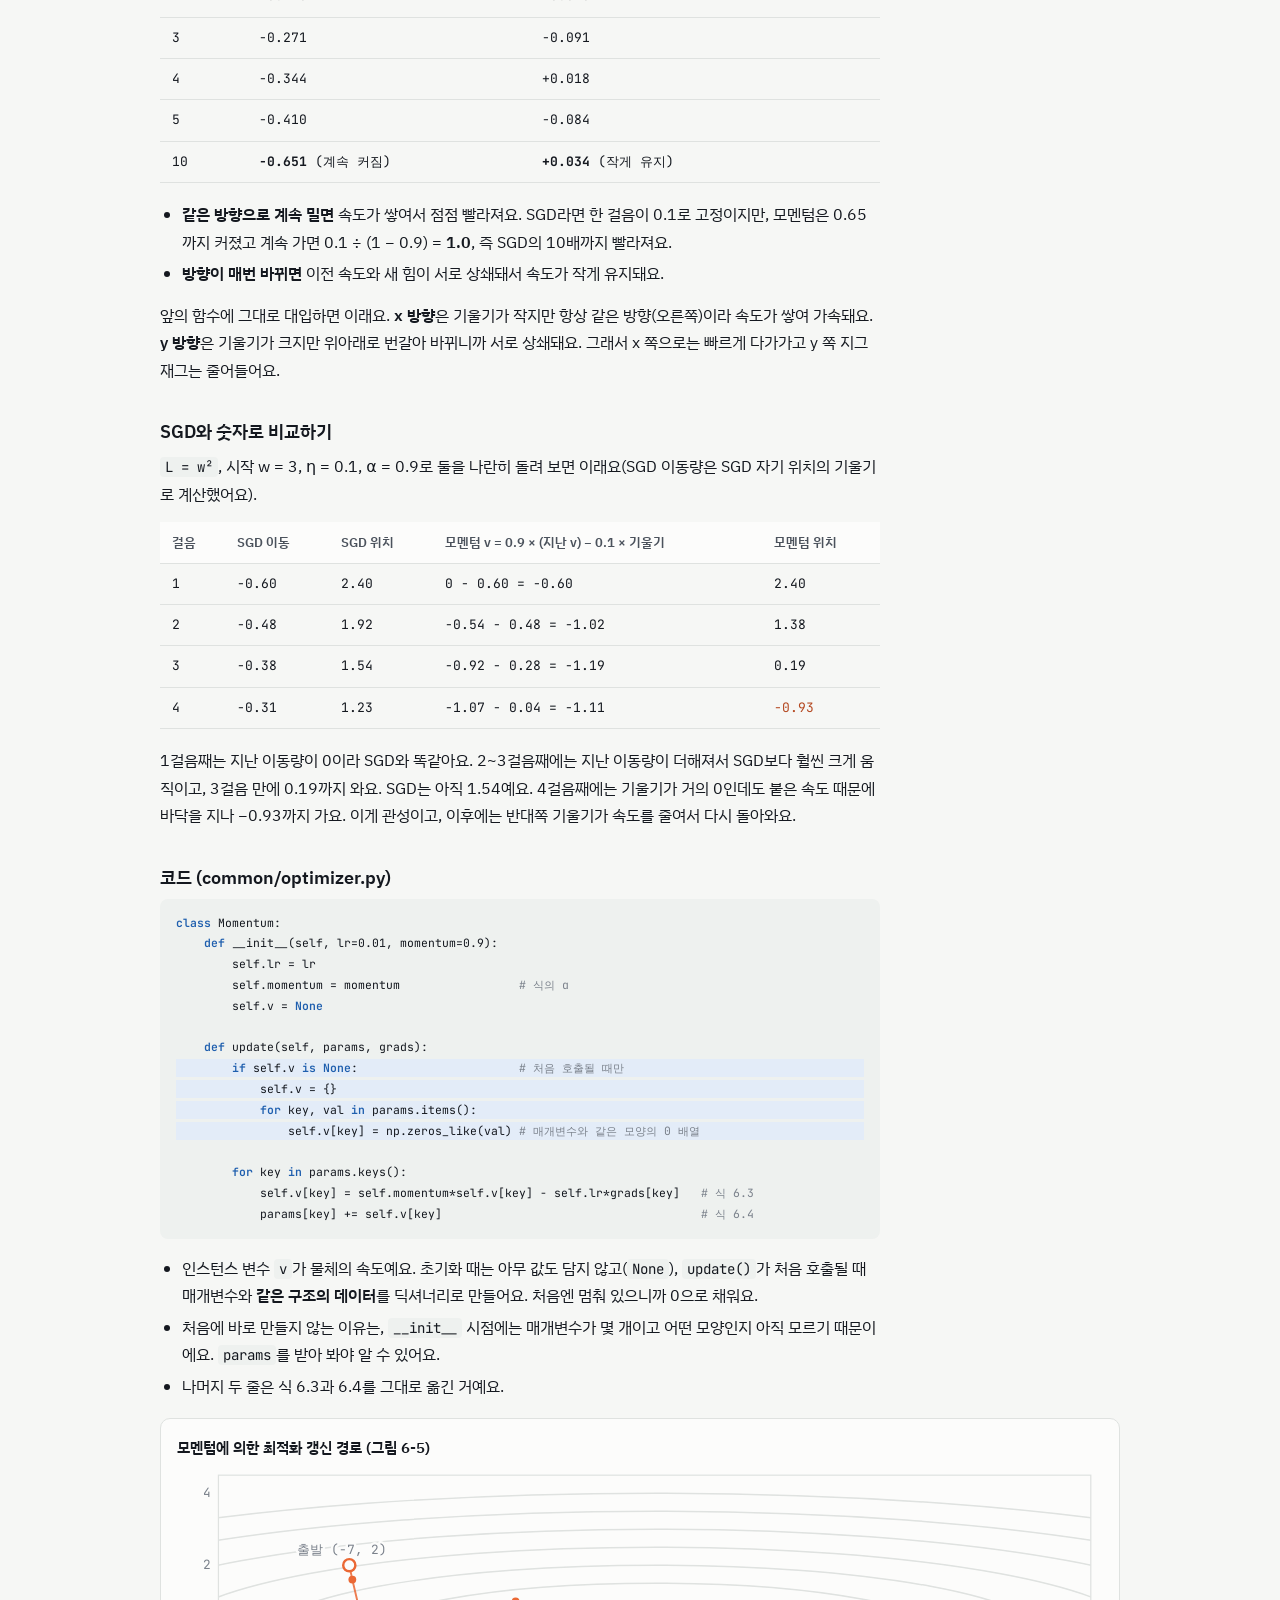
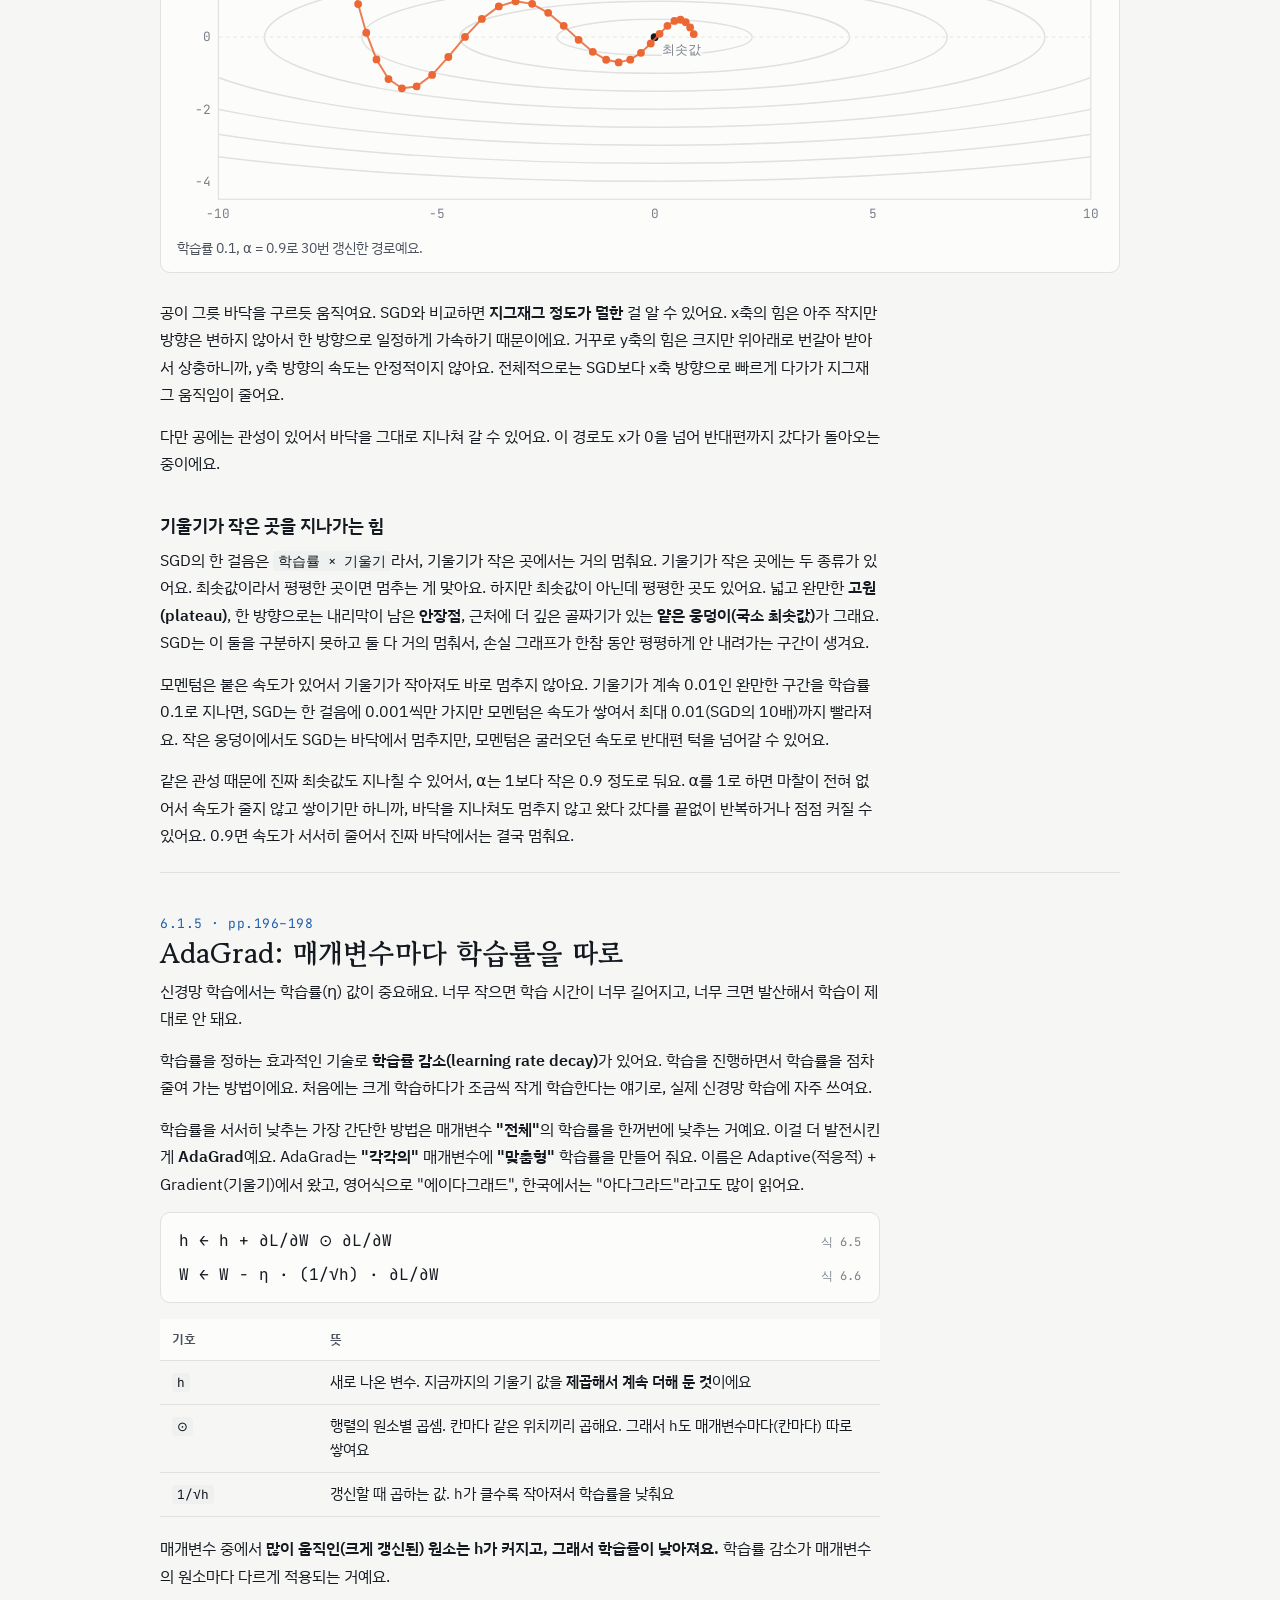
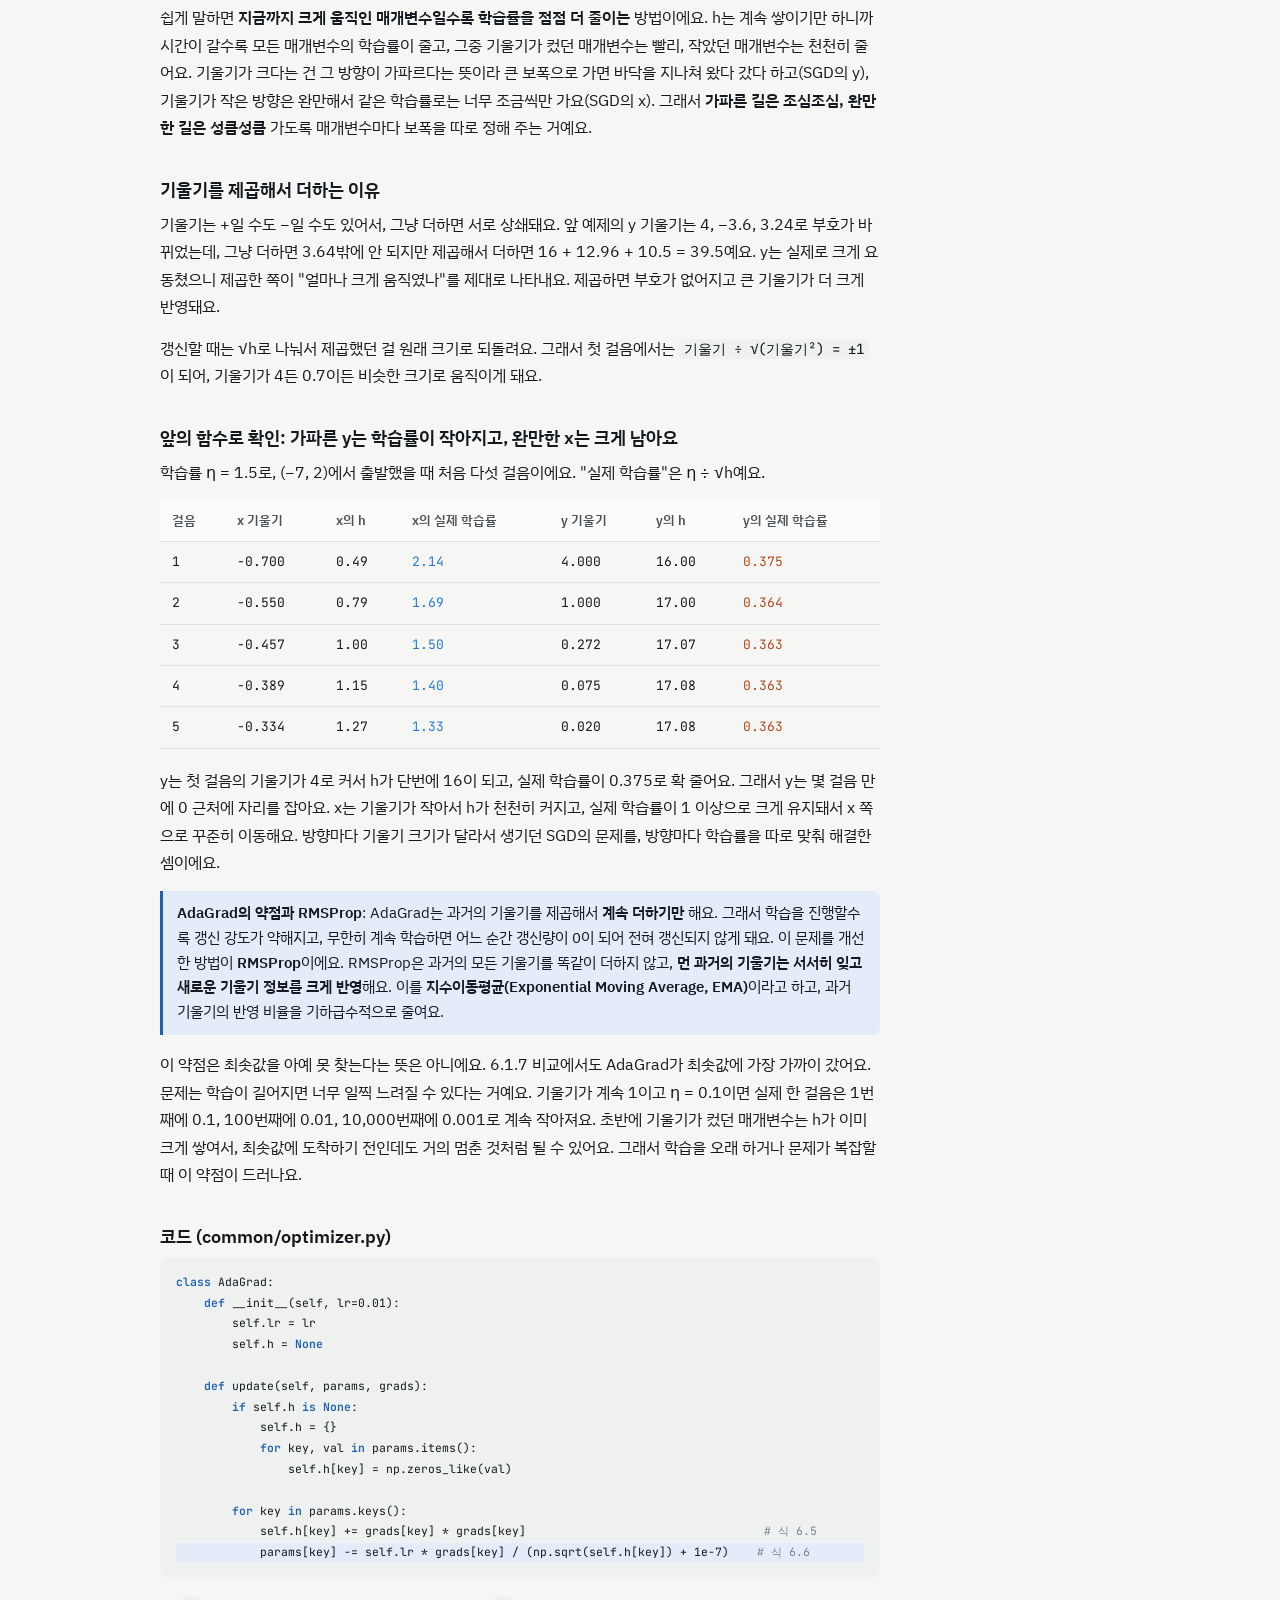
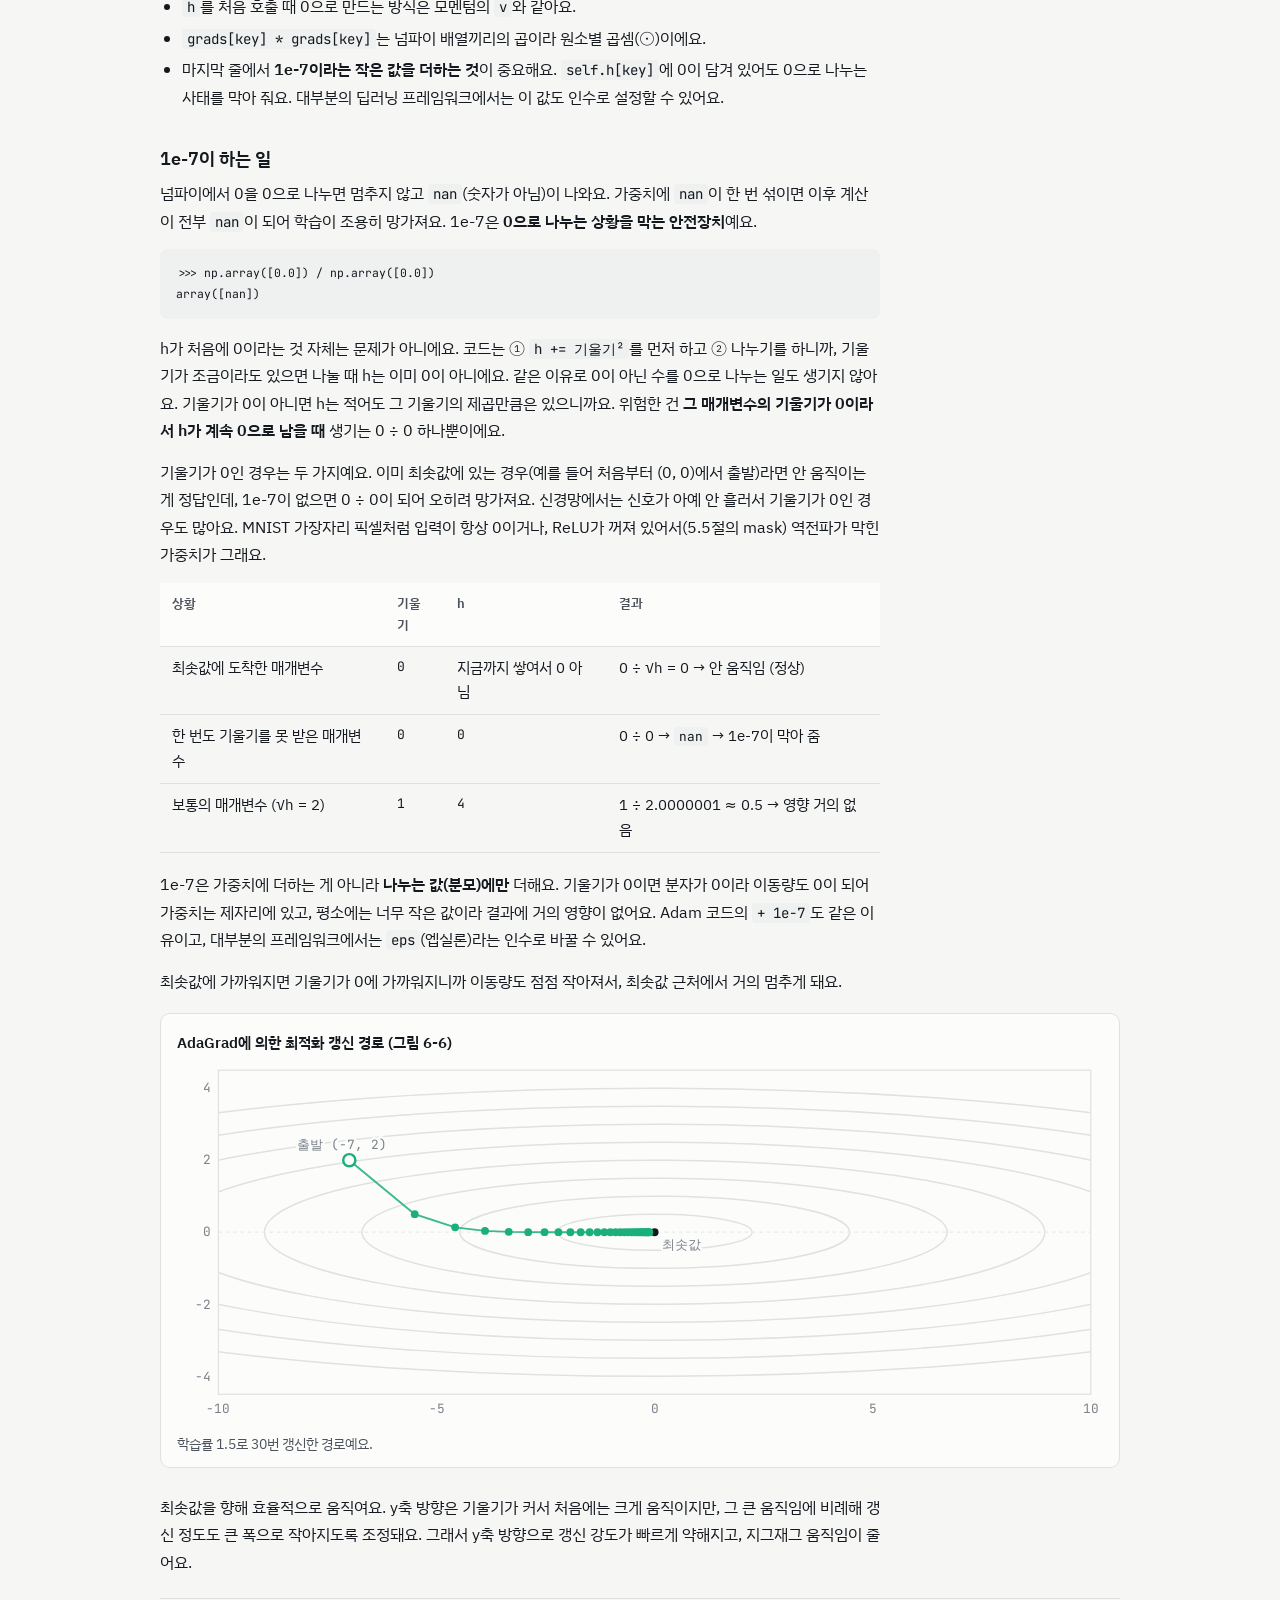
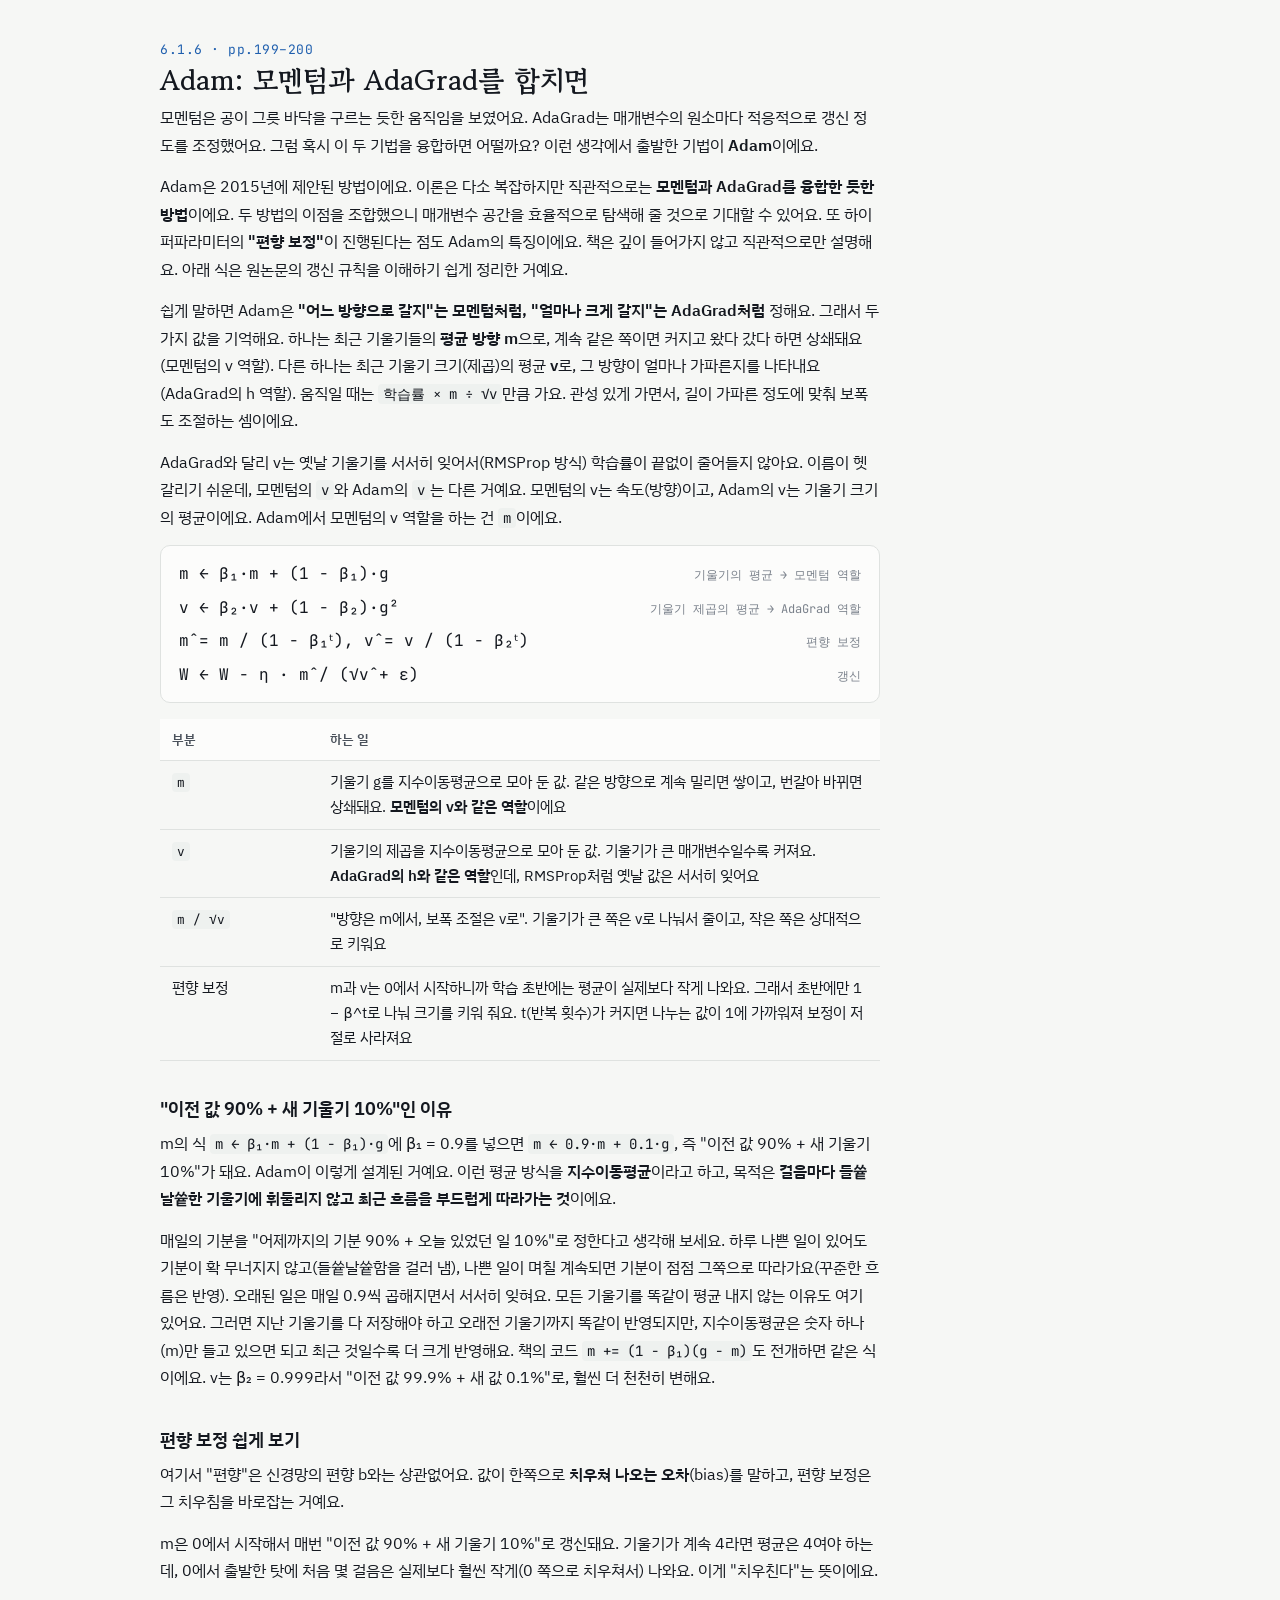
<file: week05/6.1_매개변수_갱신노트.html>
<!doctype html><html><head><meta charset=utf8><meta name=viewport content="width=device-width,initial-scale=1,viewport-fit=cover"><style>:root{color-scheme:light;box-sizing:border-box;padding-top:env(safe-area-inset-top,0px);padding-bottom:env(safe-area-inset-bottom,0px)}html{scroll-padding-top:env(safe-area-inset-top,0px)}body{margin:0;padding:0;font:14px -apple-system,BlinkMacSystemFont,sans-serif;background:#fff;color:#000}img{max-width:100%}[hidden]:not([hidden=until-found i]){display:none!important}</style></head><body>
<title>6.1 매개변수 갱신 노트</title>
<meta name="claude:viewport-fit-sides" content="cover">
<link rel="preconnect" href="https://fonts.googleapis.com">
<link rel="stylesheet" href="https://fonts.googleapis.com/css2?family=Gowun+Batang:wght@400;700&family=IBM+Plex+Sans+KR:wght@400;500;600&family=JetBrains+Mono:wght@400;600&display=swap">
<style>
/* Layout: one reading column (≈720px) with figures allowed to widen to 960px; a lab-notebook feel — grid paper hint, margin labels for section numbers. */
:root{
  --paper:#f6f7f5; --sheet:#fcfcfb; --ink:#14181f; --ink-2:#4b525c; --ink-3:#7a818b;
  --rule:#dfe2e0; --grid:#e9ecea; --accent:#1f5fae; --accent-soft:#e3ecf8; --code-bg:#eef1ef;
  --s1:#2a78d6; --s2:#eb6834; --s3:#1baf7a; --s4:#eda100; --warn:#b4471f;
  --f-display:"Gowun Batang", "Noto Serif KR", serif;
  --f-body:"IBM Plex Sans KR", "Apple SD Gothic Neo", "Malgun Gothic", system-ui, sans-serif;
  --f-mono:"JetBrains Mono", ui-monospace, "SFMono-Regular", Menlo, monospace;
}
@media (prefers-color-scheme: dark){ :root:not([data-theme="light"]){
  --paper:#15181c; --sheet:#1b1f24; --ink:#eceef0; --ink-2:#b9bec5; --ink-3:#8a9099;
  --rule:#2e343b; --grid:#21262c; --accent:#7fb0ef; --accent-soft:#1f2c3d; --code-bg:#20252b;
  --s1:#3987e5; --s2:#d95926; --s3:#199e70; --s4:#c98500; --warn:#f08a5d; color-scheme:dark }}
:root[data-theme="dark"]{
  --paper:#15181c; --sheet:#1b1f24; --ink:#eceef0; --ink-2:#b9bec5; --ink-3:#8a9099;
  --rule:#2e343b; --grid:#21262c; --accent:#7fb0ef; --accent-soft:#1f2c3d; --code-bg:#20252b;
  --s1:#3987e5; --s2:#d95926; --s3:#199e70; --s4:#c98500; --warn:#f08a5d; color-scheme:dark }
*{box-sizing:border-box}
body{background:var(--paper);color:var(--ink);font-family:var(--f-body);font-size:16px;line-height:1.72;
  padding-left:max(16px,env(safe-area-inset-left,0px));padding-right:max(16px,env(safe-area-inset-right,0px));padding-block:0 64px}
.wrap{max-width:960px;margin:0 auto}
.col{max-width:720px}
header{padding-block:48px 28px;border-bottom:1px solid var(--rule);margin-bottom:8px}
.eyebrow{font-family:var(--f-mono);font-size:12px;letter-spacing:.08em;color:var(--ink-3);text-transform:uppercase}
h1{font-family:var(--f-display);font-weight:700;font-size:clamp(30px,5vw,44px);line-height:1.25;margin:10px 0 12px;text-wrap:balance}
h2{font-family:var(--f-display);font-weight:700;font-size:28px;line-height:1.3;margin:0 0 6px;text-wrap:balance}
h3{font-size:18px;font-weight:600;margin:32px 0 6px}
p{margin:0 0 14px}
.lede{font-size:17px;color:var(--ink-2);max-width:640px}
nav.toc{display:flex;flex-wrap:wrap;gap:8px;margin-top:20px}
nav.toc a{font-size:13px;color:var(--ink-2);text-decoration:none;border:1px solid var(--rule);background:var(--sheet);padding:4px 10px;border-radius:999px}
nav.toc a:hover,nav.toc a:focus-visible{border-color:var(--accent);color:var(--accent);outline:none}
section{padding-block:40px 8px;border-bottom:1px solid var(--rule)}
.sec-no{font-family:var(--f-mono);font-size:13px;color:var(--accent);letter-spacing:.04em}
.muted{color:var(--ink-3);font-size:14px}
code{font-family:var(--f-mono);font-size:.88em;background:var(--code-bg);padding:1px 5px;border-radius:4px}
pre{font-family:var(--f-mono);font-size:13px;line-height:1.6;background:var(--code-bg);padding:14px 16px;border-radius:8px;overflow-x:auto;margin:0 0 16px;max-width:100%}
pre code{background:none;padding:0}
pre .c{color:var(--ink-3)} pre .k{color:var(--accent);font-weight:600} pre .hl{background:var(--accent-soft);display:inline-block;width:100%}
strong{font-weight:600}
.key{background:linear-gradient(transparent 62%,var(--accent-soft) 62%)}
ul,ol{padding-left:22px;margin:0 0 14px} li{margin:4px 0}
.tw{overflow-x:auto;margin:0 0 18px}
table{border-collapse:collapse;width:100%;font-size:14.5px;min-width:520px}
th,td{text-align:left;vertical-align:top;padding:9px 12px;border-bottom:1px solid var(--rule)}
th{font-weight:600;color:var(--ink-2);font-size:13px;background:var(--sheet)}
td code{white-space:nowrap}
.num{font-variant-numeric:tabular-nums;font-family:var(--f-mono);font-size:13px}
figure{margin:18px 0 26px;background:var(--sheet);border:1px solid var(--rule);border-radius:10px;padding:16px 16px 12px}
figcaption{font-size:13.5px;color:var(--ink-2);margin-top:8px}
figcaption b{color:var(--ink);font-weight:600}
.fig-title{font-weight:600;font-size:15px;margin-bottom:2px}
.legend{display:flex;flex-wrap:wrap;gap:14px;font-size:13px;color:var(--ink-2);margin:4px 0 6px}
.legend span{display:inline-flex;align-items:center;gap:6px}
.legend i{width:16px;height:3px;border-radius:2px;display:inline-block}
.legend i.dash{background:repeating-linear-gradient(90deg,currentColor 0 5px,transparent 5px 8px)!important}
.chart{position:relative;width:100%}
.chart svg{display:block;width:100%;height:auto;overflow:visible}
.chart text{fill:var(--ink-3);font-family:var(--f-mono);font-size:11px}
.chart .gridl{stroke:var(--grid);stroke-width:1}
.chart .axis{stroke:var(--rule);stroke-width:1}
.tip{position:absolute;pointer-events:none;background:var(--ink);color:var(--paper);font-size:12px;font-family:var(--f-mono);padding:6px 8px;border-radius:6px;white-space:nowrap;transform:translate(-50%,-110%);opacity:0;transition:opacity .1s;z-index:3;line-height:1.5}
.tip.on{opacity:1}
.grid2{display:grid;grid-template-columns:repeat(auto-fit,minmax(260px,1fr));gap:14px}
.grid3{display:grid;grid-template-columns:repeat(auto-fit,minmax(220px,1fr));gap:12px}
.grid2>*,.grid3>*{min-width:0}
.tile{background:var(--sheet);border:1px solid var(--rule);border-radius:10px;padding:14px 16px}
.tile .big{font-family:var(--f-display);font-size:34px;font-weight:700;line-height:1.15;font-variant-numeric:tabular-nums}
.tile .lbl{font-size:13px;color:var(--ink-2)}
.tile.hero .big{color:var(--accent)}
.note{border-left:3px solid var(--accent);background:var(--accent-soft);padding:10px 14px;border-radius:0 8px 8px 0;font-size:14.5px;margin:0 0 16px}
.case{background:var(--sheet);border:1px solid var(--rule);border-radius:10px;padding:16px 18px}
.case h4{margin:0 0 4px;font-size:16px;font-weight:600}
.case .from{font-family:var(--f-mono);font-size:12px;color:var(--accent);margin-bottom:6px}
.case p{font-size:14.5px;margin:0 0 8px} .case p:last-child{margin:0}
.loop svg text{font-family:var(--f-body)}
.ctrl{display:flex;flex-wrap:wrap;align-items:center;gap:10px;margin:6px 0 10px;font-size:14px}
.ctrl button{font:inherit;font-size:13px;border:1px solid var(--rule);background:var(--paper);color:var(--ink);padding:4px 10px;border-radius:6px;cursor:pointer}
.ctrl button[aria-pressed="true"]{border-color:var(--accent);color:var(--accent);background:var(--accent-soft)}
.ctrl button:focus-visible{outline:2px solid var(--accent);outline-offset:2px}
.ctrl input[type=range]{flex:1;min-width:140px;accent-color:var(--accent)}
.readout{font-family:var(--f-mono);font-size:13px;color:var(--ink-2)}
.check li{list-style:none;position:relative;padding-left:4px}
.check{padding-left:18px}
.check li::before{content:"";position:absolute;left:-16px;top:.62em;width:8px;height:8px;border-radius:2px;background:var(--accent)}
.sm{display:grid;grid-template-columns:repeat(auto-fit,minmax(250px,1fr));gap:12px}
.sm>div{min-width:0}
.sm .smt{font-size:13px;font-weight:600;margin-bottom:2px}
.bd rect{fill:var(--paper);stroke:var(--rule);stroke-width:1.5}
.bd rect.fw{fill:var(--accent-soft);stroke:var(--accent)}
.bd text{font-family:var(--f-body)}
.bd .h{font-size:16px;font-weight:600;fill:var(--ink)}
.bd .t{font-size:13.5px;fill:var(--ink)}
.bd .s{font-size:12px;fill:var(--ink-3)}
.bd .em{font-size:14px;font-weight:600;fill:var(--accent)}
.bd .b1{font-size:13px;fill:var(--s1)} .bd .b2{font-size:13px;fill:var(--s2)}
.bd .arr{stroke:var(--ink-3);stroke-width:1.5;fill:none;marker-end:url(#arB)}
.bd .fwd{stroke:var(--s1);stroke-width:2;marker-end:none}
.bd .bwd{stroke:var(--s2);stroke-width:2;marker-end:none}
.guide{display:grid;grid-template-columns:repeat(auto-fit,minmax(200px,1fr));gap:10px;margin:12px 0 4px}
.guide div{background:var(--paper);border:1px solid var(--rule);border-radius:8px;padding:10px 12px;font-size:13.5px;min-width:0}
.guide b{display:block;font-size:13px;margin-bottom:2px}
.plain{font-size:13.5px;color:var(--ink-2);border-top:1px dashed var(--rule);padding-top:8px;margin-top:8px}
.plain b{color:var(--ink)}
p code,li code,h4 code{overflow-wrap:anywhere}
.steps{padding-left:22px}
.steps li{margin:0 0 14px}
.src{display:inline-block;font-size:12px;color:var(--accent);font-family:var(--f-mono)}
.qnav{display:flex;flex-wrap:wrap;gap:6px;margin:4px 0 8px}
.qnav a{font-size:12.5px;color:var(--ink-2);text-decoration:none;border:1px solid var(--rule);background:var(--sheet);padding:3px 9px;border-radius:999px}
.qnav a:hover,.qnav a:focus-visible{border-color:var(--accent);color:var(--accent);outline:none}
.qa-box{background:var(--sheet);border:1px solid var(--rule);border-radius:10px;padding:4px 18px 6px;margin:8px auto 22px 0}
.qa-box .qa-topic{border-bottom:0;margin-bottom:0;color:var(--accent)}
.qa-box .qa:last-child{border-bottom:0}
.qa-group{margin-top:26px}
.qa-topic{font-family:var(--f-mono);font-size:12px;letter-spacing:.06em;color:var(--ink-3);text-transform:uppercase;border-bottom:1px solid var(--rule);padding-bottom:4px;margin-bottom:6px}
.qa{padding:14px 0 6px;border-bottom:1px dashed var(--rule);scroll-margin-top:16px}
.qa:last-child{border-bottom:0}
.qa .q{margin:0 0 8px;font-size:17px;display:flex;gap:10px;align-items:baseline}
.qa .q::before{content:"Q";font-family:var(--f-display);font-weight:700;color:var(--accent);font-size:20px;flex:none}
.qa p,.qa ul{font-size:15px}
.refs{font-size:13px;color:var(--ink-2);padding-left:18px}
.refs a{color:var(--accent)}
footer{padding-top:28px;font-size:13px;color:var(--ink-3)}
@media (prefers-reduced-motion:reduce){*{transition:none!important}}
</style>
<style>
/* extra components for the 5.4–5.5 note */
:root{--warn-soft:#fbeae2;--ok:#1d7f55;--ok-soft:#ddf2e8}
@media (prefers-color-scheme: dark){:root:not([data-theme="light"]){--warn-soft:#3a2419;--ok:#5fcf9a;--ok-soft:#17352a}}
:root[data-theme="dark"]{--warn-soft:#3a2419;--ok:#5fcf9a;--ok-soft:#17352a}

.rule2{display:grid;grid-template-columns:repeat(auto-fit,minmax(240px,1fr));gap:12px;margin:10px 0 18px}
.rule2>div{background:var(--sheet);border:1px solid var(--rule);border-radius:10px;padding:12px 16px;min-width:0}
.rule2 b{display:block;font-size:15px;margin-bottom:2px}
.rule2 .f{font-family:var(--f-mono);font-size:13px;color:var(--accent)}
.gs .ctrl{margin:0 0 8px}
.gs-counter{font-family:var(--f-mono);font-size:13px;color:var(--ink-2);min-width:4.5em}
.gs-panel{display:grid;grid-template-columns:minmax(0,1.4fr) minmax(0,1fr);gap:12px;margin-top:10px}
@media (max-width:640px){.gs-panel{grid-template-columns:1fr}}
.gs-explain,.gs-mem{background:var(--paper);border:1px solid var(--rule);border-radius:8px;padding:10px 14px;font-size:14px;min-width:0}
.gs-explain .t{font-weight:600;font-size:15px;margin-bottom:4px}
.gs-explain .phase{display:inline-block;font-family:var(--f-mono);font-size:11px;padding:1px 7px;border-radius:999px;margin-right:6px;vertical-align:1px}
.phase.fw{background:var(--accent-soft);color:var(--s1)}
.phase.bw{background:var(--warn-soft);color:var(--warn)}
.phase.prep{background:var(--code-bg);color:var(--ink-3)}
.gs-mem .t{font-size:12px;font-family:var(--f-mono);color:var(--ink-3);margin-bottom:4px;letter-spacing:.04em}
.gs-mem div.r{display:flex;justify-content:space-between;gap:10px;font-family:var(--f-mono);font-size:12.5px;padding:3px 0;border-bottom:1px dashed var(--rule)}
.gs-mem div.r:last-child{border-bottom:0}
.gs-mem div.r span:first-child{color:var(--ink-2)}
.gs-code{margin:10px 0 0}
.gs-code .ln{display:block;padding:0 6px;margin:0 -6px;border-radius:4px}
.gs-code .ln.on{background:var(--accent-soft);color:var(--ink);font-weight:600}
.gsvg text{font-family:var(--f-mono)}
.leg2{display:flex;flex-wrap:wrap;gap:14px;font-size:13px;color:var(--ink-2);margin:2px 0 6px}
.leg2 span{display:inline-flex;align-items:center;gap:6px}
.leg2 i{width:18px;height:3px;border-radius:2px;display:inline-block}
.cmp td:first-child{font-weight:600;white-space:nowrap}
.grids{display:grid;grid-template-columns:repeat(auto-fit,minmax(150px,1fr));gap:12px;margin:8px 0 6px}
.grids>div{min-width:0}
.grids .gt{font-size:12.5px;font-weight:600;margin-bottom:4px}
.grids .gs2{font-family:var(--f-mono);font-size:11.5px;color:var(--ink-3);margin-top:4px}
.mx{display:grid;grid-template-columns:1fr 1fr;gap:4px}
.mx span{font-family:var(--f-mono);font-size:14px;text-align:center;padding:8px 0;border-radius:6px;background:var(--paper);border:1px solid var(--rule)}
.mx span.off{background:var(--code-bg);color:var(--ink-3);border-style:dashed}
.mx span.t{color:var(--warn);font-weight:600}
.mx span.p{color:var(--s1);font-weight:600}
.mx span.b{color:var(--warn);font-weight:600}
.deriv{background:var(--sheet);border:1px solid var(--rule);border-radius:10px;padding:14px 16px;margin:0 0 18px;overflow-x:auto}
.deriv .ln{display:grid;grid-template-columns:minmax(0,1fr) auto;gap:14px;align-items:baseline;padding:6px 0;border-bottom:1px dashed var(--rule)}
.deriv .ln:last-child{border-bottom:0}
.deriv .m{font-family:var(--f-mono);font-size:14px;white-space:nowrap}
.deriv .why{font-size:13px;color:var(--ink-2);text-align:right}
@media (max-width:560px){.deriv .ln{grid-template-columns:1fr}.deriv .why{text-align:left}}
.pill{display:inline-block;font-family:var(--f-mono);font-size:12px;padding:2px 9px;border-radius:999px;font-weight:600}
.pill.on{background:var(--ok-soft);color:var(--ok)}
.pill.off{background:var(--code-bg);color:var(--ink-3)}
</style>
<style>
.flow{display:grid;grid-template-columns:repeat(auto-fit,minmax(170px,1fr));gap:10px;margin:12px 0 20px}
.flow>div{background:var(--sheet);border:1px solid var(--rule);border-radius:10px;padding:12px 14px;min-width:0;position:relative}
.flow .n{font-family:var(--f-mono);font-size:11px;color:var(--ink-3)}
.flow b{display:block;font-size:15px;margin:2px 0}
.flow p{margin:0;font-size:13.5px;color:var(--ink-2)}
.quote{border-left:3px solid var(--rule);padding:4px 0 4px 16px;color:var(--ink-2);font-size:15px;margin:0 0 16px}
.eq{background:var(--sheet);border:1px solid var(--rule);border-radius:10px;padding:14px 18px;margin:0 0 16px;display:grid;gap:6px;overflow-x:auto}
.eq .row{display:flex;justify-content:space-between;align-items:baseline;gap:16px}
.eq .m{font-family:var(--f-mono);font-size:16px;white-space:nowrap}
.eq .tag{font-family:var(--f-mono);font-size:12px;color:var(--ink-3);white-space:nowrap}
.pp{position:relative}
.pp svg{display:block;width:100%;height:auto}
.pp text{font-family:var(--f-mono);font-size:10.5px;fill:var(--ink-3);paint-order:stroke;stroke:var(--sheet);stroke-width:4px;stroke-linejoin:round}
.quad{display:grid;grid-template-columns:repeat(auto-fit,minmax(380px,1fr));gap:12px}
@media (max-width:820px){.quad{grid-template-columns:1fr}}
.quad>div{min-width:0;background:var(--paper);border:1px solid var(--rule);border-radius:8px;padding:10px 12px}
.quad .qt{display:flex;justify-content:space-between;align-items:baseline;gap:8px;font-weight:600;font-size:14px;margin-bottom:4px}
.quad .qt span{font-family:var(--f-mono);font-size:12px;font-weight:400;color:var(--ink-2)}
.quad .lr{display:flex;align-items:center;gap:8px;font-size:12.5px;color:var(--ink-2);margin-top:4px}
.quad .lr input{flex:1;min-width:80px;accent-color:var(--accent)}
.sw{display:inline-block;width:10px;height:10px;border-radius:50%;margin-right:6px;vertical-align:0}
td.up{color:var(--s1)} td.dn{color:var(--warn)}
</style>

<div class="wrap">
<header>
  <div class="eyebrow">밑바닥부터 시작하는 딥러닝 · 6장 학습 관련 기술들 · pp.189–202</div>
  <h1>6.1 매개변수 갱신</h1>
  <nav class="toc" aria-label="목차">
    <a href="#intro">최적화란</a><a href="#adv">6.1.1 모험가</a><a href="#sgd">6.1.2 SGD</a><a href="#weak">6.1.3 SGD의 단점</a><a href="#mom">6.1.4 모멘텀</a><a href="#ada">6.1.5 AdaGrad</a><a href="#adam">6.1.6 Adam</a><a href="#which">6.1.7 비교</a><a href="#mnist">6.1.8 MNIST</a><a href="#sum">정리</a>
  </nav>
</header>

<section id="intro">
  <div class="sec-no">6.1 · p.189</div>
  <h2>최적화: 손실이 가장 낮은 곳을 찾는 문제</h2>
  <div class="col">
  <p>신경망 학습의 목적은 <strong>손실 함수의 값을 가능한 한 낮추는 매개변수(가중치·편향)를 찾는 것</strong>이에요. 이 문제를 푸는 것을 <span class="key">최적화(optimization)</span>라고 해요.</p>
  <p>최적화는 아주 어려운 문제예요.</p>
  <ul>
    <li>매개변수 공간이 매우 넓고 복잡해서 최적의 값을 쉽게 찾을 수 없어요.</li>
    <li>방정식을 풀어 최솟값을 한 번에 구하는 방법 같은 건 없어요.</li>
    <li>신경망이 깊어질수록 매개변수 수가 엄청나게 많아져서 더 어려워져요.</li>
  </ul>
  <p>4장과 5장에서는 매개변수의 <strong>기울기(미분)</strong>를 단서로 썼어요. 기울기를 구하고, 기울어진 방향으로 매개변수를 조금 갱신하는 일을 여러 번 반복해서 최적의 값에 다가갔죠. 이게 <strong>확률적 경사 하강법(SGD)</strong>이에요. SGD는 단순하지만 매개변수 공간을 무작정 찾는 것보다는 똑똑한 방법이에요. 그런데 문제에 따라서는 SGD보다 더 똑똑한 방법이 있어요. 6.1절은 SGD의 단점을 확인하고, 그 단점을 고친 세 가지 방법을 배우는 절이에요.</p>
  </div>
  <div class="flow">
    <div><span class="n">6.1.2 – 6.1.3</span><b>SGD</b><p>기울어진 방향으로 일정 거리만큼 이동. 방향마다 기울기가 다르면 지그재그로 비효율적</p></div>
    <div><span class="n">6.1.4</span><b>모멘텀</b><p>속도 v를 도입해 공이 굴러가듯 이동. 같은 방향으로는 가속, 왔다 갔다 하는 방향은 상쇄</p></div>
    <div><span class="n">6.1.5</span><b>AdaGrad</b><p>매개변수마다 학습률을 따로 조절. 많이 움직인 매개변수는 학습률을 낮춤</p></div>
    <div><span class="n">6.1.6</span><b>Adam</b><p>모멘텀과 AdaGrad를 합친 방법. 요즘 가장 많이 쓰이는 기본 선택지</p></div>
  </div>
</section>

<section id="adv">
  <div class="sec-no">6.1.1 · p.190</div>
  <h2>모험가 이야기</h2>
  <div class="col">
  <p>책은 최적화가 처한 상황을 모험가에 비유해요.</p>
  <div class="quote">광활한 메마른 산맥을 여행하면서 가장 깊고 낮은 골짜기를 찾으려는 모험가가 있어요. 그런데 이 모험가에게는 엄격한 제약이 두 개 있어요. 지도를 보지 않을 것, 그리고 눈가리개를 쓸 것. 그러니 가장 낮은 골짜기가 광대한 땅 어디에 있는지 알 수 없어요. 이런 조건에서 어떻게 "깊은 곳"을 찾아갈 수 있을까요?</div>
  <p>신경망의 최적화도 똑같아요. 지도 없이, 눈을 가린 채로 깊은 곳을 찾아야 해요. 이때 단서가 되는 게 <strong>땅의 기울기</strong>예요. 주위 경치는 볼 수 없지만, 지금 서 있는 땅이 어느 쪽으로 기울어 있는지는 발바닥으로 느낄 수 있어요. 그래서 <strong>지금 서 있는 곳에서 가장 크게 기울어진 방향으로 가자</strong>는 게 SGD의 전략이에요. 이걸 반복하면 언젠가 깊은 곳에 도착할지도 몰라요.</p>
  </div>
  <div class="tw col"><table>
    <thead><tr><th>모험가 이야기</th><th>신경망 학습</th></tr></thead>
    <tbody>
      <tr><td>가장 깊은 골짜기</td><td>손실 함수의 최솟값 (가장 좋은 매개변수)</td></tr>
      <tr><td>지도가 없고 눈을 가렸음</td><td>손실 함수의 전체 모양을 알 수 없음</td></tr>
      <tr><td>발바닥으로 느끼는 땅의 기울기</td><td>지금 매개변수에서 구한 기울기 ∂L/∂W</td></tr>
      <tr><td>한 걸음 내딛기</td><td>매개변수 갱신 한 번</td></tr>
      <tr><td>보폭</td><td>학습률 η</td></tr>
    </tbody></table></div>
</section>

<section id="sgd">
  <div class="sec-no">6.1.2 · pp.190–192</div>
  <h2>확률적 경사 하강법 (SGD)</h2>
  <div class="col"><p>먼저 SGD를 복습해요. 수식은 이렇게 써요.</p></div>
  <div class="eq col">
    <div class="row"><span class="m">W ← W − η · ∂L/∂W</span><span class="tag">식 6.1</span></div>
  </div>
  <div class="tw col"><table style="min-width:420px">
    <thead><tr><th style="width:22%">기호</th><th>뜻</th></tr></thead>
    <tbody>
      <tr><td><code>W</code></td><td>갱신할 가중치 매개변수</td></tr>
      <tr><td><code>∂L/∂W</code></td><td>W에 대한 손실 함수의 기울기</td></tr>
      <tr><td><code>η</code> (에타)</td><td>학습률. 실제로는 0.01이나 0.001처럼 미리 정해서 써요</td></tr>
      <tr><td><code>←</code></td><td>오른쪽 값으로 왼쪽 값을 갱신한다는 뜻</td></tr>
    </tbody></table></div>
  <div class="col">
  <p>기울어진 방향(정확히는 기울기의 반대 방향)으로 <strong>일정 거리만큼</strong> 가겠다는 단순한 방법이에요. 이걸 파이썬 클래스로 만들어요.</p>
<pre><code><span class="k">class</span> SGD:
    <span class="k">def</span> __init__(self, lr=0.01):
        self.lr = lr                          <span class="c"># 학습률</span>

    <span class="k">def</span> update(self, params, grads):
        <span class="k">for</span> key <span class="k">in</span> params.keys():
            params[key] -= self.lr * grads[key]   <span class="c"># 식 6.1 그대로</span></code></pre>
  <ul>
    <li><code>__init__</code>이 받는 <code>lr</code>은 learning rate(학습률)예요. 인스턴스 변수로 저장해 둬요.</li>
    <li><code>update(params, grads)</code>는 SGD 과정에서 반복해서 불려요. <code>params</code>와 <code>grads</code>는 지금까지처럼 딕셔너리예요. <code>params['W1']</code>, <code>grads['W1']</code> 식으로 가중치와 기울기가 들어 있어요.</li>
  </ul>
  <p>이 클래스를 쓰면 신경망의 매개변수 갱신을 이렇게 할 수 있어요(실제로 돌아가는 코드가 아니라 흐름을 보여주는 코드예요).</p>
<pre><code>network = TwoLayerNet(...)
optimizer = SGD()

<span class="k">for</span> i <span class="k">in</span> range(10000):
    ...
    x_batch, t_batch = get_mini_batch(...)        <span class="c"># 미니배치</span>
    grads = network.gradient(x_batch, t_batch)   <span class="c"># 역전파로 기울기 구하기</span>
    params = network.params
<span class="hl">    optimizer.update(params, grads)               <span class="c"># 갱신은 optimizer에게 맡김</span></span>
    ...</code></pre>
  <p><strong>optimizer</strong>는 "최적화를 행하는 자"라는 뜻이에요. 이 코드에서는 SGD가 그 역할을 해요. 매개변수 갱신은 optimizer가 책임지고, 우리는 매개변수와 기울기 정보만 넘겨주면 돼요.</p>
  <h3>optimizer 클래스를 따로 두는 이유</h3>
  <p><strong>옵티마이저(optimizer)</strong>는 "최적화를 하는 자", 즉 매개변수 갱신을 맡는 <strong>역할의 이름</strong>이에요. 정해진 함수나 라이브러리 이름이 아니에요. 이 책에서는 우리가 직접 짠 클래스들(<code>common/optimizer.py</code>의 <code>SGD</code>, <code>Momentum</code>, <code>AdaGrad</code>, <code>Adam</code>)이 그 역할을 하고, PyTorch에서는 라이브러리가 미리 만들어 둔 <code>torch.optim.SGD</code>, <code>torch.optim.Adam</code> 같은 클래스를 가져다 써요.</p>
  <p>클래스는 설계도이고, <code>SGD()</code>는 그 설계도로 실물(객체)을 하나 만드는 코드예요. <code>optimizer = SGD()</code>는 만든 실물을 <code>optimizer</code>라는 변수에 담아 두는 거예요. <code>optimizer.update(params, grads)</code>를 부르면 마법처럼 알아서 처리되는 게 아니라, 클래스 안에 적어 둔 코드가 그대로 실행돼요. SGD라면 <code>params[key] -= self.lr * grads[key]</code> 한 줄이 돌아가요.</p>
  <p>"따로 둔다"는 건 갱신 공식을 학습 루프 안에 직접 쓰지 않고, 별도의 클래스(별도 파일)로 빼 둔다는 뜻이에요. 사실 4장에서는 따로 두지 않았어요. 4.5절의 학습 코드에는 SGD 공식이 루프 안에 그대로 들어 있어요.</p>
  <div class="grid2">
<pre><code><span class="c"># 4장 방식: 갱신 공식이 루프 안에</span>
<span class="k">for</span> i <span class="k">in</span> range(iters_num):
    grad = network.gradient(x_batch, t_batch)
    <span class="k">for</span> key <span class="k">in</span> (<span>'W1'</span>, <span>'b1'</span>, <span>'W2'</span>, <span>'b2'</span>):
        network.params[key] -= lr * grad[key]</code></pre>
<pre><code><span class="c"># 따로 두지 않고 모멘텀으로 바꾸려면</span>
v = {}                               <span class="c"># 속도를 루프 밖에 준비</span>
<span class="k">for</span> key <span class="k">in</span> (<span>'W1'</span>, <span>'b1'</span>, <span>'W2'</span>, <span>'b2'</span>):
    v[key] = np.zeros_like(network.params[key])
<span class="k">for</span> i <span class="k">in</span> range(iters_num):
    grad = network.gradient(x_batch, t_batch)
    <span class="k">for</span> key <span class="k">in</span> (<span>'W1'</span>, <span>'b1'</span>, <span>'W2'</span>, <span>'b2'</span>):
        v[key] = 0.9 * v[key] - lr * grad[key]
        network.params[key] += v[key]</code></pre>
  </div>
  <p>SGD 하나만 쓸 때는 왼쪽처럼 써도 충분해요. 하지만 방법을 바꿀 때마다 오른쪽처럼 기억할 값(<code>v</code>, <code>h</code> 등)을 루프 밖에 따로 만들고 공식을 갈아엎어야 해요. 갱신 방법을 클래스로 따로 두면 공식과 기억할 값이 전부 클래스 안에 들어가서, 학습 코드는 항상 같은 모양으로 남아요.</p>
<pre><code>optimizer = Momentum()                       <span class="c"># ① 바꿀 건 이 줄뿐</span>
<span class="k">for</span> i <span class="k">in</span> range(iters_num):
    grad = network.gradient(x_batch, t_batch)
    optimizer.update(network.params, grad)   <span class="c"># ② 이 줄은 항상 그대로</span></code></pre>
  <p>"한 줄만 바꾸면 갱신 방법이 바뀐다"는 말이 이 뜻이에요. ②번의 <code>update</code> 호출은 늘 같지만, 실제로 실행되는 공식은 ①번에서 무엇을 만들었느냐에 따라 달라요. 클래스마다 <code>update</code> 안에 다른 공식이 들어 있기 때문이에요. 예를 들어 가중치 3, 기울기 6, 학습률 0.1일 때 같은 <code>update</code>를 한 번 부르면, <code>SGD()</code>를 만들었을 때는 3 − 0.1 × 6 = <strong>2.4</strong>가 되고, <code>AdaGrad()</code>를 만들었을 때는 3 − 0.1 × 6 / √36 = <strong>2.9</strong>가 돼요. TV 리모컨의 재생 버튼은 같아도 연결한 기기에 따라 다른 화면이 나오는 것과 같아요.</p>
  <div class="tw"><table style="min-width:440px">
    <thead><tr><th></th><th>따로 두지 않음 (4장 방식)</th><th>클래스로 따로 둠 (6장 방식)</th></tr></thead>
    <tbody>
      <tr><td>갱신 공식이 있는 곳</td><td>학습 루프 안</td><td>optimizer 클래스 안</td></tr>
      <tr><td>모멘텀의 v 같은 기억값</td><td>루프 밖에 직접 만들어 관리</td><td>클래스가 <code>self.v</code>로 보관</td></tr>
      <tr><td>방법을 바꾸려면</td><td>루프 코드를 고쳐 씀</td><td><code>optimizer = ...</code> 한 줄만 바꿈</td></tr>
      <tr><td>역할</td><td>뒤섞여 있음</td><td>신경망은 기울기 계산, optimizer는 갱신만 담당</td></tr>
    </tbody></table></div>
  <p>모든 optimizer가 <code>update(params, grads)</code>라는 같은 규격을 가지니까 USB-C 충전기처럼 아무거나 꽂아 쓸 수 있는 거예요. 5장에서 모든 계층에 <code>forward/backward</code>를 똑같이 둔 것과 같은 설계예요.</p>
  <p class="muted">대부분의 딥러닝 프레임워크도 다양한 최적화 방법을 이런 구조로 제공해요. 책은 Lasagne라는 프레임워크의 updates.py를 예로 들어요. PyTorch에서도 <code>torch.optim.SGD</code>, <code>torch.optim.Adam</code> 중 하나를 골라 만들고 <code>optimizer.step()</code>을 부르는 같은 구조예요.</p>
  </div>
</section>

<section id="weak">
  <div class="sec-no">6.1.3 · pp.192–194</div>
  <h2>SGD의 단점: 방향마다 기울기가 다르면 지그재그</h2>
  <div class="col">
  <p>SGD는 단순하고 구현도 쉽지만, 문제에 따라서는 비효율적일 때가 있어요. 다음 함수의 최솟값을 구하는 문제로 확인해 봐요.</p>
  </div>
  <div class="eq col">
    <div class="row"><span class="m">f(x, y) = (1/20)·x² + y²</span><span class="tag">식 6.2</span></div>
  </div>
  <div class="col">
  <p>이 함수는 <strong>밥그릇을 x축 방향으로 길게 늘인 모양</strong>이에요. 위에서 내려다본 등고선은 x축 방향으로 늘어난 타원이에요(그림 6-1). 최솟값은 (0, 0)에 있어요.</p>
  <p>기울기를 구해 보면 방향마다 크기가 아주 달라요.</p>
  </div>
  <div class="eq col">
    <div class="row"><span class="m">∂f/∂x = x / 10</span><span class="tag">x 방향: 완만함</span></div>
    <div class="row"><span class="m">∂f/∂y = 2y</span><span class="tag">y 방향: 가파름</span></div>
  </div>

  <figure>
    <div class="fig-title">f(x, y) = x²/20 + y²의 등고선과 기울기 (그림 6-1, 6-2)</div>
    <div class="pp"><svg id="figField" viewBox="0 0 760 330" role="img" aria-label="x방향으로 늘어난 타원 등고선과, 대부분 위아래를 향하는 기울기 화살표"></svg></div>
    <figcaption>회색 타원은 등고선(높이가 같은 점들), 화살표는 각 점에서 <b>기울기의 반대 방향</b>(SGD가 실제로 움직이는 방향)이에요. 화살표 대부분이 <b>위아래</b>를 향하고, 최솟값인 (0, 0)을 가리키지 않아요.</figcaption>
  </figure>
  <div class="col">
  <p>책이 짚는 특징은 두 가지예요.</p>
  <ul>
    <li><strong>y축 방향은 크고 x축 방향은 작아요.</strong> y 방향은 가파르고 x 방향은 완만하다는 뜻이에요. 예를 들어 출발점 (−7, 2)에서 기울기는 (−0.7, 4)로, y 쪽이 x 쪽보다 약 6배 커요.</li>
    <li><strong>기울기 대부분이 (0, 0)을 가리키지 않아요.</strong> 최솟값은 (0, 0)인데, 화살표는 대부분 x축(y = 0인 선)을 향해 거의 수직으로 서 있어요.</li>
  </ul>
  <p>이 함수에 SGD를 적용해 봐요. 출발점은 (x, y) = (−7.0, 2.0)이에요.</p>
  </div>
  <figure>
    <div class="fig-title">SGD의 최적화 갱신 경로 (그림 6-3)</div>
    <div class="pp"><svg id="figSGD" viewBox="0 0 760 300" role="img" aria-label="SGD 경로: 위아래로 크게 지그재그하며 천천히 원점으로 이동"></svg></div>
    <figcaption>학습률 0.95로 30번 갱신한 경로예요. 최솟값 (0, 0)까지 <b>심하게 지그재그</b>로 이동해요.</figcaption>
  </figure>
  <div class="col">
  <p>처음 몇 걸음을 숫자로 보면 왜 이렇게 되는지 보여요.</p>
  <div class="tw"><table style="min-width:460px">
    <thead><tr><th>걸음</th><th>기울기 (x, y)</th><th>x 이동</th><th>y 이동</th><th>도착 위치</th></tr></thead>
    <tbody>
      <tr><td class="num">1</td><td class="num">(−0.70, 4.00)</td><td class="num up">+0.665</td><td class="num dn">−3.80</td><td class="num">(−6.34, −1.80)</td></tr>
      <tr><td class="num">2</td><td class="num">(−0.63, −3.60)</td><td class="num up">+0.602</td><td class="num dn">+3.42</td><td class="num">(−5.73, 1.62)</td></tr>
      <tr><td class="num">3</td><td class="num">(−0.57, 3.24)</td><td class="num up">+0.545</td><td class="num dn">−3.08</td><td class="num">(−5.19, −1.46)</td></tr>
    </tbody></table></div>
  <p>y 방향은 기울기가 커서 한 번에 너무 멀리 가요. 2에서 출발해 −1.8로, 바닥(y = 0)을 지나쳐 반대편으로 넘어가고, 다음엔 다시 1.62로 넘어와요. 반대로 x 방향은 기울기가 작아서 한 걸음에 0.6 정도밖에 못 가요. 정작 가야 할 x 쪽으로는 조금씩, 갈 필요 없는 y 쪽으로는 크게 왔다 갔다 하는 거예요.</p>
  <div class="note"><strong>SGD의 단점</strong>은 <strong>비등방성(anisotropy) 함수</strong>, 즉 방향에 따라 성질(기울기)이 달라지는 함수에서 탐색 경로가 비효율적이라는 거예요. 학습률 하나로 두 방향을 다 맞출 수도 없어요. y에 맞춰 학습률을 줄이면 x는 거의 안 움직이고, x에 맞춰 키우면 y는 더 크게 튀어요. 책이 말하는 <strong>근본 원인</strong>은 <strong>기울어진 방향이 본래의 최솟값과 다른 방향을 가리킨다</strong>는 점이에요.</div>
  <p>학습률을 작게 하면 y의 지그재그는 줄지만 x 쪽은 더 느려져요. 6.1.7의 SGD 칸에서 학습률을 0.3 정도로 낮춰 보면 y는 금방 0에 붙지만 30걸음 뒤에도 x가 한참 멀리 있어요. 학습률 하나로는 가파른 방향과 완만한 방향을 동시에 맞출 수 없다는 게 SGD의 근본적인 한계예요.</p>
  <p>이제 SGD의 이런 단점을 개선해 주는 모멘텀, AdaGrad, Adam을 차례로 봐요. 셋 다 SGD를 대체하는 방법이고, 모두 <code>update(params, grads)</code> 하나로 쓸 수 있게 구현해요.</p>
  </div>
</section>

<section id="mom">
  <div class="sec-no">6.1.4 · pp.194–196</div>
  <h2>모멘텀: 공이 그릇 바닥을 구르듯</h2>
  <div class="col"><p><strong>모멘텀(Momentum)</strong>은 "운동량"이라는 뜻으로, 물리와 관계가 있어요. 수식은 이렇게 써요.</p></div>
  <div class="eq col">
    <div class="row"><span class="m">v ← α·v − η · ∂L/∂W</span><span class="tag">식 6.3</span></div>
    <div class="row"><span class="m">W ← W + v</span><span class="tag">식 6.4</span></div>
  </div>
  <div class="tw col"><table style="min-width:440px">
    <thead><tr><th style="width:22%">기호</th><th>뜻</th></tr></thead>
    <tbody>
      <tr><td><code>v</code></td><td>새로 나온 변수로, 물리에서 말하는 <strong>속도(velocity)</strong>예요. 매개변수가 지금 어느 쪽으로 얼마나 빠르게 움직이는 중인지를 기억해요</td></tr>
      <tr><td><code>− η·∂L/∂W</code></td><td>이번에 기울기 방향으로 받는 힘. 이 힘을 받아 물체가 가속돼요</td></tr>
      <tr><td><code>α·v</code></td><td>물체가 아무 힘을 받지 않을 때 서서히 느려지게 하는 항이에요. 지면 마찰이나 공기 저항에 해당해요. α는 보통 <strong>0.9</strong>로 설정해요</td></tr>
    </tbody></table></div>
  <div class="col">
  <p><strong>v는 "지금까지 움직여 온 방향과 빠르기"를 기억해 두는 값</strong>이에요. SGD는 기억이 없어서 걸음마다 발밑 기울기만 보고 새로 움직였어요. 모멘텀은 v를 들고 다니면서 "지난번에 이쪽으로 이만큼 가고 있었지"를 기억해요.</p>
  <p>두 식을 나란히 놓으면 차이가 분명해요. 모멘텀 식의 <code>− η·∂L/∂W</code>는 SGD가 한 걸음에 움직이는 양과 똑같고, 앞에 <code>α·v</code>가 붙은 것만 달라요. 말로 풀면 이래요.</p>
  <div class="note"><strong>이번 이동량 = 지난번 이동량 × α(0.9) + 이번 기울기로 정한 이동량(SGD와 같은 부분)</strong><br>α를 0으로 두면 <code>v = −η·∂L/∂W</code>가 되어 SGD와 완전히 같아져요. SGD는 모멘텀에서 관성을 0으로 둔 특수한 경우인 셈이에요. α가 클수록 지난 움직임을 많이 이어받아요.</div>
  <p>그래서 공이 그릇의 곡면을 따라 구르듯 움직여요(그림 6-4).</p>
  </div>
  <figure>
    <div class="fig-title">모멘텀의 이미지: 공이 그릇의 곡면(기울기)을 따라 구르듯 움직인다 (그림 6-4)</div>
    <div class="tw" style="margin:0"><svg class="bd" viewBox="0 0 760 170" style="min-width:560px;width:100%" role="img" aria-label="그릇 곡면 위에서 공이 속도를 얻으며 굴러 내려가는 그림">
      <defs><marker id="arM" viewBox="0 0 10 10" refX="9" refY="5" markerWidth="7" markerHeight="7" orient="auto"><path d="M0 0L10 5L0 10z" style="fill:var(--warn)"/></marker></defs>
      <path d="M20 30 Q 190 200 360 30" style="fill:none;stroke:var(--ink-3);stroke-width:2"/>
      <circle cx="78" cy="78" r="13" style="fill:var(--s1)"/>
      <path d="M94 88 L150 118" style="stroke:var(--warn);stroke-width:2.5;fill:none" marker-end="url(#arM)"/>
      <text x="40" y="140" class="s">출발: 기울기로 힘을 받아 속도가 붙음</text>
      <path d="M400 30 Q 570 200 740 30" style="fill:none;stroke:var(--ink-3);stroke-width:2"/>
      <circle cx="640" cy="88" r="13" style="fill:var(--s1)"/>
      <path d="M656 80 L712 52" style="stroke:var(--warn);stroke-width:2.5;fill:none" marker-end="url(#arM)"/>
      <text x="470" y="160" class="s">바닥을 지나도 붙은 속도(관성) 때문에 계속 굴러감</text>
    </svg></div>
  </figure>

  <div class="col">
  <p>실제로 물리 법칙을 계산에 넣는 건 아니에요. 수식은 "이전 이동량의 0.9배 + 이번 이동량"일 뿐인데, 이렇게 하면 굴러가는 공 같은 움직임이 저절로 나와서 물리 용어를 빌려 설명하는 거예요. 굴러가는 공에는 학습에 유용한 성질이 세 가지 있어요.</p>
  <div class="tw"><table style="min-width:440px">
    <thead><tr><th>굴러가는 공의 성질</th><th>학습에서 좋은 점</th></tr></thead>
    <tbody>
      <tr><td>같은 방향으로 계속 내려가면 점점 빨라짐</td><td>꾸준히 가야 하는 방향(이 예제의 x)으로 빨리 감</td></tr>
      <tr><td>좌우로 흔들리면 속도가 서로 상쇄됨</td><td>지그재그(이 예제의 y)가 줄어듦</td></tr>
      <tr><td>작은 턱이나 평평한 곳은 관성으로 지나감</td><td>기울기가 작은 곳에서 멈추지 않고 계속 감</td></tr>
    </tbody></table></div>
  </div>
<div class="col">
  <h3>왜 지그재그가 줄어드나: 같은 방향은 쌓이고, 반대 방향은 상쇄돼요</h3>
  <p>η = 0.1, α = 0.9일 때, 기울기가 계속 같은 방향인 경우와 매번 방향이 바뀌는 경우를 비교해 볼게요.</p>
  <div class="tw"><table style="min-width:480px">
    <thead><tr><th>걸음</th><th>기울기가 계속 +1일 때 v</th><th>기울기가 +1, −1 번갈아 올 때 v</th></tr></thead>
    <tbody>
      <tr><td class="num">1</td><td class="num">−0.100</td><td class="num">−0.100</td></tr>
      <tr><td class="num">2</td><td class="num">−0.190</td><td class="num">+0.010</td></tr>
      <tr><td class="num">3</td><td class="num">−0.271</td><td class="num">−0.091</td></tr>
      <tr><td class="num">4</td><td class="num">−0.344</td><td class="num">+0.018</td></tr>
      <tr><td class="num">5</td><td class="num">−0.410</td><td class="num">−0.084</td></tr>
      <tr><td class="num">10</td><td class="num"><b>−0.651</b> (계속 커짐)</td><td class="num"><b>+0.034</b> (작게 유지)</td></tr>
    </tbody></table></div>
  <ul>
    <li><strong>같은 방향으로 계속 밀면</strong> 속도가 쌓여서 점점 빨라져요. SGD라면 한 걸음이 0.1로 고정이지만, 모멘텀은 0.65까지 커졌고 계속 가면 0.1 ÷ (1 − 0.9) = <strong>1.0</strong>, 즉 SGD의 10배까지 빨라져요.</li>
    <li><strong>방향이 매번 바뀌면</strong> 이전 속도와 새 힘이 서로 상쇄돼서 속도가 작게 유지돼요.</li>
  </ul>
  <p>앞의 함수에 그대로 대입하면 이래요. <strong>x 방향</strong>은 기울기가 작지만 항상 같은 방향(오른쪽)이라 속도가 쌓여 가속돼요. <strong>y 방향</strong>은 기울기가 크지만 위아래로 번갈아 바뀌니까 서로 상쇄돼요. 그래서 x 쪽으로는 빠르게 다가가고 y 쪽 지그재그는 줄어들어요.</p>

  <h3>SGD와 숫자로 비교하기</h3>
  <p><code>L = w²</code>, 시작 w = 3, η = 0.1, α = 0.9로 둘을 나란히 돌려 보면 이래요(SGD 이동량은 SGD 자기 위치의 기울기로 계산했어요).</p>
  <div class="tw"><table style="min-width:520px">
    <thead><tr><th>걸음</th><th>SGD 이동</th><th>SGD 위치</th><th>모멘텀 v = 0.9 × (지난 v) − 0.1 × 기울기</th><th>모멘텀 위치</th></tr></thead>
    <tbody>
      <tr><td class="num">1</td><td class="num">−0.60</td><td class="num">2.40</td><td class="num">0 − 0.60 = −0.60</td><td class="num">2.40</td></tr>
      <tr><td class="num">2</td><td class="num">−0.48</td><td class="num">1.92</td><td class="num">−0.54 − 0.48 = −1.02</td><td class="num">1.38</td></tr>
      <tr><td class="num">3</td><td class="num">−0.38</td><td class="num">1.54</td><td class="num">−0.92 − 0.28 = −1.19</td><td class="num">0.19</td></tr>
      <tr><td class="num">4</td><td class="num">−0.31</td><td class="num">1.23</td><td class="num">−1.07 − 0.04 = −1.11</td><td class="num dn">−0.93</td></tr>
    </tbody></table></div>
  <p>1걸음째는 지난 이동량이 0이라 SGD와 똑같아요. 2~3걸음째에는 지난 이동량이 더해져서 SGD보다 훨씬 크게 움직이고, 3걸음 만에 0.19까지 와요. SGD는 아직 1.54예요. 4걸음째에는 기울기가 거의 0인데도 붙은 속도 때문에 바닥을 지나 −0.93까지 가요. 이게 관성이고, 이후에는 반대쪽 기울기가 속도를 줄여서 다시 돌아와요.</p>
  <h3>코드 (common/optimizer.py)</h3>
<pre><code><span class="k">class</span> Momentum:
    <span class="k">def</span> __init__(self, lr=0.01, momentum=0.9):
        self.lr = lr
        self.momentum = momentum                 <span class="c"># 식의 α</span>
        self.v = <span class="k">None</span>

    <span class="k">def</span> update(self, params, grads):
<span class="hl">        <span class="k">if</span> self.v <span class="k">is</span> <span class="k">None</span>:                       <span class="c"># 처음 호출될 때만</span></span>
<span class="hl">            self.v = {}</span>
<span class="hl">            <span class="k">for</span> key, val <span class="k">in</span> params.items():</span>
<span class="hl">                self.v[key] = np.zeros_like(val) <span class="c"># 매개변수와 같은 모양의 0 배열</span></span>

        <span class="k">for</span> key <span class="k">in</span> params.keys():
            self.v[key] = self.momentum*self.v[key] - self.lr*grads[key]   <span class="c"># 식 6.3</span>
            params[key] += self.v[key]                                     <span class="c"># 식 6.4</span></code></pre>
  <ul>
    <li>인스턴스 변수 <code>v</code>가 물체의 속도예요. 초기화 때는 아무 값도 담지 않고(<code>None</code>), <code>update()</code>가 처음 호출될 때 매개변수와 <strong>같은 구조의 데이터</strong>를 딕셔너리로 만들어요. 처음엔 멈춰 있으니까 0으로 채워요.</li>
    <li>처음에 바로 만들지 않는 이유는, <code>__init__</code> 시점에는 매개변수가 몇 개이고 어떤 모양인지 아직 모르기 때문이에요. <code>params</code>를 받아 봐야 알 수 있어요.</li>
    <li>나머지 두 줄은 식 6.3과 6.4를 그대로 옮긴 거예요.</li>
  </ul>
  </div>
  <figure>
    <div class="fig-title">모멘텀에 의한 최적화 갱신 경로 (그림 6-5)</div>
    <div class="pp"><svg id="figMom" viewBox="0 0 760 300" role="img" aria-label="모멘텀 경로: 공이 구르듯 S자로 원점에 다가감"></svg></div>
    <figcaption>학습률 0.1, α = 0.9로 30번 갱신한 경로예요.</figcaption>
  </figure>
  <div class="col">
  <p>공이 그릇 바닥을 구르듯 움직여요. SGD와 비교하면 <strong>지그재그 정도가 덜한</strong> 걸 알 수 있어요. x축의 힘은 아주 작지만 방향은 변하지 않아서 한 방향으로 일정하게 가속하기 때문이에요. 거꾸로 y축의 힘은 크지만 위아래로 번갈아 받아서 상충하니까, y축 방향의 속도는 안정적이지 않아요. 전체적으로는 SGD보다 x축 방향으로 빠르게 다가가 지그재그 움직임이 줄어요.</p>
  <p>다만 공에는 관성이 있어서 바닥을 그대로 지나쳐 갈 수 있어요. 이 경로도 x가 0을 넘어 반대편까지 갔다가 돌아오는 중이에요.</p>
  <h3>기울기가 작은 곳을 지나가는 힘</h3>
  <p>SGD의 한 걸음은 <code>학습률 × 기울기</code>라서, 기울기가 작은 곳에서는 거의 멈춰요. 기울기가 작은 곳에는 두 종류가 있어요. 최솟값이라서 평평한 곳이면 멈추는 게 맞아요. 하지만 최솟값이 아닌데 평평한 곳도 있어요. 넓고 완만한 <strong>고원(plateau)</strong>, 한 방향으로는 내리막이 남은 <strong>안장점</strong>, 근처에 더 깊은 골짜기가 있는 <strong>얕은 웅덩이(국소 최솟값)</strong>가 그래요. SGD는 이 둘을 구분하지 못하고 둘 다 거의 멈춰서, 손실 그래프가 한참 동안 평평하게 안 내려가는 구간이 생겨요.</p>
  <p>모멘텀은 붙은 속도가 있어서 기울기가 작아져도 바로 멈추지 않아요. 기울기가 계속 0.01인 완만한 구간을 학습률 0.1로 지나면, SGD는 한 걸음에 0.001씩만 가지만 모멘텀은 속도가 쌓여서 최대 0.01(SGD의 10배)까지 빨라져요. 작은 웅덩이에서도 SGD는 바닥에서 멈추지만, 모멘텀은 굴러오던 속도로 반대편 턱을 넘어갈 수 있어요.</p>
  <p>같은 관성 때문에 진짜 최솟값도 지나칠 수 있어서, α는 1보다 작은 0.9 정도로 둬요. α를 1로 하면 마찰이 전혀 없어서 속도가 줄지 않고 쌓이기만 하니까, 바닥을 지나쳐도 멈추지 않고 왔다 갔다를 끝없이 반복하거나 점점 커질 수 있어요. 0.9면 속도가 서서히 줄어서 진짜 바닥에서는 결국 멈춰요.</p>
  </div>
</section>

<section id="ada">
  <div class="sec-no">6.1.5 · pp.196–198</div>
  <h2>AdaGrad: 매개변수마다 학습률을 따로</h2>
  <div class="col">
  <p>신경망 학습에서는 학습률(η) 값이 중요해요. 너무 작으면 학습 시간이 너무 길어지고, 너무 크면 발산해서 학습이 제대로 안 돼요.</p>
  <p>학습률을 정하는 효과적인 기술로 <strong>학습률 감소(learning rate decay)</strong>가 있어요. 학습을 진행하면서 학습률을 점차 줄여 가는 방법이에요. 처음에는 크게 학습하다가 조금씩 작게 학습한다는 얘기로, 실제 신경망 학습에 자주 쓰여요.</p>
  <p>학습률을 서서히 낮추는 가장 간단한 방법은 매개변수 <strong>"전체"</strong>의 학습률을 한꺼번에 낮추는 거예요. 이걸 더 발전시킨 게 <strong>AdaGrad</strong>예요. AdaGrad는 <strong>"각각의"</strong> 매개변수에 <strong>"맞춤형"</strong> 학습률을 만들어 줘요. 이름은 Adaptive(적응적) + Gradient(기울기)에서 왔고, 영어식으로 "에이다그래드", 한국에서는 "아다그라드"라고도 많이 읽어요.</p>
  </div>
  <div class="eq col">
    <div class="row"><span class="m">h ← h + ∂L/∂W ⊙ ∂L/∂W</span><span class="tag">식 6.5</span></div>
    <div class="row"><span class="m">W ← W − η · (1/√h) · ∂L/∂W</span><span class="tag">식 6.6</span></div>
  </div>
  <div class="tw col"><table style="min-width:440px">
    <thead><tr><th style="width:22%">기호</th><th>뜻</th></tr></thead>
    <tbody>
      <tr><td><code>h</code></td><td>새로 나온 변수. 지금까지의 기울기 값을 <strong>제곱해서 계속 더해 둔 것</strong>이에요</td></tr>
      <tr><td><code>⊙</code></td><td>행렬의 원소별 곱셈. 칸마다 같은 위치끼리 곱해요. 그래서 h도 매개변수마다(칸마다) 따로 쌓여요</td></tr>
      <tr><td><code>1/√h</code></td><td>갱신할 때 곱하는 값. h가 클수록 작아져서 학습률을 낮춰요</td></tr>
    </tbody></table></div>
  <div class="col">
  <p>매개변수 중에서 <strong>많이 움직인(크게 갱신된) 원소는 h가 커지고, 그래서 학습률이 낮아져요.</strong> 학습률 감소가 매개변수의 원소마다 다르게 적용되는 거예요.</p>
  <p>쉽게 말하면 <strong>지금까지 크게 움직인 매개변수일수록 학습률을 점점 더 줄이는</strong> 방법이에요. h는 계속 쌓이기만 하니까 시간이 갈수록 모든 매개변수의 학습률이 줄고, 그중 기울기가 컸던 매개변수는 빨리, 작았던 매개변수는 천천히 줄어요. 기울기가 크다는 건 그 방향이 가파르다는 뜻이라 큰 보폭으로 가면 바닥을 지나쳐 왔다 갔다 하고(SGD의 y), 기울기가 작은 방향은 완만해서 같은 학습률로는 너무 조금씩만 가요(SGD의 x). 그래서 <strong>가파른 길은 조심조심, 완만한 길은 성큼성큼</strong> 가도록 매개변수마다 보폭을 따로 정해 주는 거예요.</p>
  <h3>기울기를 제곱해서 더하는 이유</h3>
  <p>기울기는 +일 수도 −일 수도 있어서, 그냥 더하면 서로 상쇄돼요. 앞 예제의 y 기울기는 4, −3.6, 3.24로 부호가 바뀌었는데, 그냥 더하면 3.64밖에 안 되지만 제곱해서 더하면 16 + 12.96 + 10.5 = 39.5예요. y는 실제로 크게 요동쳤으니 제곱한 쪽이 "얼마나 크게 움직였나"를 제대로 나타내요. 제곱하면 부호가 없어지고 큰 기울기가 더 크게 반영돼요.</p>
  <p>갱신할 때는 √h로 나눠서 제곱했던 걸 원래 크기로 되돌려요. 그래서 첫 걸음에서는 <code>기울기 ÷ √(기울기²) = ±1</code>이 되어, 기울기가 4든 0.7이든 비슷한 크기로 움직이게 돼요.</p>
  <h3>앞의 함수로 확인: 가파른 y는 학습률이 작아지고, 완만한 x는 크게 남아요</h3>
  <p>학습률 η = 1.5로, (−7, 2)에서 출발했을 때 처음 다섯 걸음이에요. "실제 학습률"은 η ÷ √h예요.</p>
  <div class="tw"><table style="min-width:560px">
    <thead><tr><th>걸음</th><th>x 기울기</th><th>x의 h</th><th>x의 실제 학습률</th><th>y 기울기</th><th>y의 h</th><th>y의 실제 학습률</th></tr></thead>
    <tbody>
      <tr><td class="num">1</td><td class="num">−0.700</td><td class="num">0.49</td><td class="num up">2.14</td><td class="num">4.000</td><td class="num">16.00</td><td class="num dn">0.375</td></tr>
      <tr><td class="num">2</td><td class="num">−0.550</td><td class="num">0.79</td><td class="num up">1.69</td><td class="num">1.000</td><td class="num">17.00</td><td class="num dn">0.364</td></tr>
      <tr><td class="num">3</td><td class="num">−0.457</td><td class="num">1.00</td><td class="num up">1.50</td><td class="num">0.272</td><td class="num">17.07</td><td class="num dn">0.363</td></tr>
      <tr><td class="num">4</td><td class="num">−0.389</td><td class="num">1.15</td><td class="num up">1.40</td><td class="num">0.075</td><td class="num">17.08</td><td class="num dn">0.363</td></tr>
      <tr><td class="num">5</td><td class="num">−0.334</td><td class="num">1.27</td><td class="num up">1.33</td><td class="num">0.020</td><td class="num">17.08</td><td class="num dn">0.363</td></tr>
    </tbody></table></div>
  <p>y는 첫 걸음의 기울기가 4로 커서 h가 단번에 16이 되고, 실제 학습률이 0.375로 확 줄어요. 그래서 y는 몇 걸음 만에 0 근처에 자리를 잡아요. x는 기울기가 작아서 h가 천천히 커지고, 실제 학습률이 1 이상으로 크게 유지돼서 x 쪽으로 꾸준히 이동해요. 방향마다 기울기 크기가 달라서 생기던 SGD의 문제를, 방향마다 학습률을 따로 맞춰 해결한 셈이에요.</p>
  <div class="note"><strong>AdaGrad의 약점과 RMSProp</strong>: AdaGrad는 과거의 기울기를 제곱해서 <strong>계속 더하기만</strong> 해요. 그래서 학습을 진행할수록 갱신 강도가 약해지고, 무한히 계속 학습하면 어느 순간 갱신량이 0이 되어 전혀 갱신되지 않게 돼요. 이 문제를 개선한 방법이 <strong>RMSProp</strong>이에요. RMSProp은 과거의 모든 기울기를 똑같이 더하지 않고, <strong>먼 과거의 기울기는 서서히 잊고 새로운 기울기 정보를 크게 반영</strong>해요. 이를 <strong>지수이동평균(Exponential Moving Average, EMA)</strong>이라고 하고, 과거 기울기의 반영 비율을 기하급수적으로 줄여요.</div>
  <p>이 약점은 최솟값을 아예 못 찾는다는 뜻은 아니에요. 6.1.7 비교에서도 AdaGrad가 최솟값에 가장 가까이 갔어요. 문제는 학습이 길어지면 너무 일찍 느려질 수 있다는 거예요. 기울기가 계속 1이고 η = 0.1이면 실제 한 걸음은 1번째에 0.1, 100번째에 0.01, 10,000번째에 0.001로 계속 작아져요. 초반에 기울기가 컸던 매개변수는 h가 이미 크게 쌓여서, 최솟값에 도착하기 전인데도 거의 멈춘 것처럼 될 수 있어요. 그래서 학습을 오래 하거나 문제가 복잡할 때 이 약점이 드러나요.</p>
  <h3>코드 (common/optimizer.py)</h3>
<pre><code><span class="k">class</span> AdaGrad:
    <span class="k">def</span> __init__(self, lr=0.01):
        self.lr = lr
        self.h = <span class="k">None</span>

    <span class="k">def</span> update(self, params, grads):
        <span class="k">if</span> self.h <span class="k">is</span> <span class="k">None</span>:
            self.h = {}
            <span class="k">for</span> key, val <span class="k">in</span> params.items():
                self.h[key] = np.zeros_like(val)

        <span class="k">for</span> key <span class="k">in</span> params.keys():
            self.h[key] += grads[key] * grads[key]                                  <span class="c"># 식 6.5</span>
<span class="hl">            params[key] -= self.lr * grads[key] / (np.sqrt(self.h[key]) + 1e-7)    <span class="c"># 식 6.6</span></span></code></pre>
  <ul>
    <li><code>h</code>를 처음 호출 때 0으로 만드는 방식은 모멘텀의 <code>v</code>와 같아요.</li>
    <li><code>grads[key] * grads[key]</code>는 넘파이 배열끼리의 곱이라 원소별 곱셈(⊙)이에요.</li>
    <li>마지막 줄에서 <strong>1e-7이라는 작은 값을 더하는 것</strong>이 중요해요. <code>self.h[key]</code>에 0이 담겨 있어도 0으로 나누는 사태를 막아 줘요. 대부분의 딥러닝 프레임워크에서는 이 값도 인수로 설정할 수 있어요.</li>
  </ul>
  <h3>1e-7이 하는 일</h3>
  <p>넘파이에서 0을 0으로 나누면 멈추지 않고 <code>nan</code>(숫자가 아님)이 나와요. 가중치에 <code>nan</code>이 한 번 섞이면 이후 계산이 전부 <code>nan</code>이 되어 학습이 조용히 망가져요. 1e-7은 <strong>0으로 나누는 상황을 막는 안전장치</strong>예요.</p>
<pre><code>&gt;&gt;&gt; np.array([0.0]) / np.array([0.0])
array([nan])</code></pre>
  <p>h가 처음에 0이라는 것 자체는 문제가 아니에요. 코드는 ① <code>h += 기울기²</code>를 먼저 하고 ② 나누기를 하니까, 기울기가 조금이라도 있으면 나눌 때 h는 이미 0이 아니에요. 같은 이유로 0이 아닌 수를 0으로 나누는 일도 생기지 않아요. 기울기가 0이 아니면 h는 적어도 그 기울기의 제곱만큼은 있으니까요. 위험한 건 <strong>그 매개변수의 기울기가 0이라서 h가 계속 0으로 남을 때</strong> 생기는 0 ÷ 0 하나뿐이에요.</p>
  <p>기울기가 0인 경우는 두 가지예요. 이미 최솟값에 있는 경우(예를 들어 처음부터 (0, 0)에서 출발)라면 안 움직이는 게 정답인데, 1e-7이 없으면 0 ÷ 0이 되어 오히려 망가져요. 신경망에서는 신호가 아예 안 흘러서 기울기가 0인 경우도 많아요. MNIST 가장자리 픽셀처럼 입력이 항상 0이거나, ReLU가 꺼져 있어서(5.5절의 mask) 역전파가 막힌 가중치가 그래요.</p>
  <div class="tw"><table style="min-width:460px">
    <thead><tr><th>상황</th><th>기울기</th><th>h</th><th>결과</th></tr></thead>
    <tbody>
      <tr><td>최솟값에 도착한 매개변수</td><td class="num">0</td><td>지금까지 쌓여서 0 아님</td><td>0 ÷ √h = 0 → 안 움직임 (정상)</td></tr>
      <tr><td>한 번도 기울기를 못 받은 매개변수</td><td class="num">0</td><td class="num">0</td><td>0 ÷ 0 → <code>nan</code> → 1e-7이 막아 줌</td></tr>
      <tr><td>보통의 매개변수 (√h = 2)</td><td class="num">1</td><td class="num">4</td><td>1 ÷ 2.0000001 ≈ 0.5 → 영향 거의 없음</td></tr>
    </tbody></table></div>
  <p>1e-7은 가중치에 더하는 게 아니라 <strong>나누는 값(분모)에만</strong> 더해요. 기울기가 0이면 분자가 0이라 이동량도 0이 되어 가중치는 제자리에 있고, 평소에는 너무 작은 값이라 결과에 거의 영향이 없어요. Adam 코드의 <code>+ 1e-7</code>도 같은 이유이고, 대부분의 프레임워크에서는 <code>eps</code>(엡실론)라는 인수로 바꿀 수 있어요.</p>
  <p>최솟값에 가까워지면 기울기가 0에 가까워지니까 이동량도 점점 작아져서, 최솟값 근처에서 거의 멈추게 돼요.</p>
  </div>
  <figure>
    <div class="fig-title">AdaGrad에 의한 최적화 갱신 경로 (그림 6-6)</div>
    <div class="pp"><svg id="figAda" viewBox="0 0 760 300" role="img" aria-label="AdaGrad 경로: y가 빠르게 0에 붙고 x를 따라 곧게 이동"></svg></div>
    <figcaption>학습률 1.5로 30번 갱신한 경로예요.</figcaption>
  </figure>
  <div class="col">
  <p>최솟값을 향해 효율적으로 움직여요. y축 방향은 기울기가 커서 처음에는 크게 움직이지만, 그 큰 움직임에 비례해 갱신 정도도 큰 폭으로 작아지도록 조정돼요. 그래서 y축 방향으로 갱신 강도가 빠르게 약해지고, 지그재그 움직임이 줄어요.</p>
  </div>
</section>

<section id="adam">
  <div class="sec-no">6.1.6 · pp.199–200</div>
  <h2>Adam: 모멘텀과 AdaGrad를 합치면</h2>
  <div class="col">
  <p>모멘텀은 공이 그릇 바닥을 구르는 듯한 움직임을 보였어요. AdaGrad는 매개변수의 원소마다 적응적으로 갱신 정도를 조정했어요. 그럼 혹시 이 두 기법을 융합하면 어떨까요? 이런 생각에서 출발한 기법이 <strong>Adam</strong>이에요.</p>
  <p>Adam은 2015년에 제안된 방법이에요. 이론은 다소 복잡하지만 직관적으로는 <strong>모멘텀과 AdaGrad를 융합한 듯한 방법</strong>이에요. 두 방법의 이점을 조합했으니 매개변수 공간을 효율적으로 탐색해 줄 것으로 기대할 수 있어요. 또 하이퍼파라미터의 <strong>"편향 보정"</strong>이 진행된다는 점도 Adam의 특징이에요. 책은 깊이 들어가지 않고 직관적으로만 설명해요. 아래 식은 원논문의 갱신 규칙을 이해하기 쉽게 정리한 거예요.</p>
  </div>
  <div class="col">
  <p>쉽게 말하면 Adam은 <strong>"어느 방향으로 갈지"는 모멘텀처럼, "얼마나 크게 갈지"는 AdaGrad처럼</strong> 정해요. 그래서 두 가지 값을 기억해요. 하나는 최근 기울기들의 <strong>평균 방향 m</strong>으로, 계속 같은 쪽이면 커지고 왔다 갔다 하면 상쇄돼요(모멘텀의 v 역할). 다른 하나는 최근 기울기 크기(제곱)의 평균 <strong>v</strong>로, 그 방향이 얼마나 가파른지를 나타내요(AdaGrad의 h 역할). 움직일 때는 <code>학습률 × m ÷ √v</code>만큼 가요. 관성 있게 가면서, 길이 가파른 정도에 맞춰 보폭도 조절하는 셈이에요.</p>
  <p>AdaGrad와 달리 v는 옛날 기울기를 서서히 잊어서(RMSProp 방식) 학습률이 끝없이 줄어들지 않아요. 이름이 헷갈리기 쉬운데, 모멘텀의 <code>v</code>와 Adam의 <code>v</code>는 다른 거예요. 모멘텀의 v는 속도(방향)이고, Adam의 v는 기울기 크기의 평균이에요. Adam에서 모멘텀의 v 역할을 하는 건 <code>m</code>이에요.</p>
  </div>
  <div class="eq col">
    <div class="row"><span class="m">m ← β₁·m + (1 − β₁)·g</span><span class="tag">기울기의 평균 → 모멘텀 역할</span></div>
    <div class="row"><span class="m">v ← β₂·v + (1 − β₂)·g²</span><span class="tag">기울기 제곱의 평균 → AdaGrad 역할</span></div>
    <div class="row"><span class="m">m̂ = m / (1 − β₁ᵗ),  v̂ = v / (1 − β₂ᵗ)</span><span class="tag">편향 보정</span></div>
    <div class="row"><span class="m">W ← W − η · m̂ / (√v̂ + ε)</span><span class="tag">갱신</span></div>
  </div>
  <div class="tw col"><table style="min-width:440px">
    <thead><tr><th style="width:22%">부분</th><th>하는 일</th></tr></thead>
    <tbody>
      <tr><td><code>m</code></td><td>기울기 g를 지수이동평균으로 모아 둔 값. 같은 방향으로 계속 밀리면 쌓이고, 번갈아 바뀌면 상쇄돼요. <strong>모멘텀의 v와 같은 역할</strong>이에요</td></tr>
      <tr><td><code>v</code></td><td>기울기의 제곱을 지수이동평균으로 모아 둔 값. 기울기가 큰 매개변수일수록 커져요. <strong>AdaGrad의 h와 같은 역할</strong>인데, RMSProp처럼 옛날 값은 서서히 잊어요</td></tr>
      <tr><td><code>m / √v</code></td><td>"방향은 m에서, 보폭 조절은 v로". 기울기가 큰 쪽은 v로 나눠서 줄이고, 작은 쪽은 상대적으로 키워요</td></tr>
      <tr><td>편향 보정</td><td>m과 v는 0에서 시작하니까 학습 초반에는 평균이 실제보다 작게 나와요. 그래서 초반에만 1 − β^t로 나눠 크기를 키워 줘요. t(반복 횟수)가 커지면 나누는 값이 1에 가까워져 보정이 저절로 사라져요</td></tr>
    </tbody></table></div>
  <div class="col">
  <h3>"이전 값 90% + 새 기울기 10%"인 이유</h3>
  <p>m의 식 <code>m ← β₁·m + (1 − β₁)·g</code>에 β₁ = 0.9를 넣으면 <code>m ← 0.9·m + 0.1·g</code>, 즉 "이전 값 90% + 새 기울기 10%"가 돼요. Adam이 이렇게 설계된 거예요. 이런 평균 방식을 <strong>지수이동평균</strong>이라고 하고, 목적은 <strong>걸음마다 들쓭날쓭한 기울기에 휘둘리지 않고 최근 흐름을 부드럽게 따라가는 것</strong>이에요.</p>
  <p>매일의 기분을 "어제까지의 기분 90% + 오늘 있었던 일 10%"로 정한다고 생각해 보세요. 하루 나쁜 일이 있어도 기분이 확 무너지지 않고(들쓭날쓭함을 걸러 냄), 나쁜 일이 며칠 계속되면 기분이 점점 그쪽으로 따라가요(꾸준한 흐름은 반영). 오래된 일은 매일 0.9씩 곱해지면서 서서히 잊혀요. 모든 기울기를 똑같이 평균 내지 않는 이유도 여기 있어요. 그러면 지난 기울기를 다 저장해야 하고 오래전 기울기까지 똑같이 반영되지만, 지수이동평균은 숫자 하나(m)만 들고 있으면 되고 최근 것일수록 더 크게 반영해요. 책의 코드 <code>m += (1 − β₁)(g − m)</code>도 전개하면 같은 식이에요. v는 β₂ = 0.999라서 "이전 값 99.9% + 새 값 0.1%"로, 훨씬 더 천천히 변해요.</p>
  <h3>편향 보정 쉽게 보기</h3>
  <p>여기서 "편향"은 신경망의 편향 b와는 상관없어요. 값이 한쪽으로 <strong>치우쳐 나오는 오차</strong>(bias)를 말하고, 편향 보정은 그 치우침을 바로잡는 거예요.</p>
  <p>m은 0에서 시작해서 매번 "이전 값 90% + 새 기울기 10%"로 갱신돼요. 기울기가 계속 4라면 평균은 4여야 하는데, 0에서 출발한 탓에 처음 몇 걸음은 실제보다 훨씬 작게(0 쪽으로 치우쳐서) 나와요. 이게 "치우친다"는 뜻이에요.</p>
  <p>새 식당의 별점 평균을 같은 방식(이전 90% + 새 리뷰 10%)으로 계산하는데 시작값을 0점으로 두었다고 해볼게요. 첫 리뷰가 5점이면 평균이 0.9 × 0 + 0.1 × 5 = <strong>0.5점</strong>이 돼요. 리뷰는 5점 하나뿐인데 평균이 0.5점이에요. 시작값 0은 실제 데이터가 아니라 "아직 아무것도 모름"이라고 채워 둔 <strong>가짜 값</strong>인데, 그게 평균을 0 쪽으로 끌어내린 거예요. 걸음마다 평균 안에서 가짜 0이 차지하는 비율을 보면 더 분명해요.</p>
  <div class="tw"><table style="min-width:420px">
    <thead><tr><th>걸음 t</th><th>가짜 0의 비율 (0.9^t)</th><th>진짜 기울기의 비율 (1 − 0.9^t)</th></tr></thead>
    <tbody>
      <tr><td class="num">1</td><td class="num">90%</td><td class="num">10%</td></tr>
      <tr><td class="num">2</td><td class="num">81%</td><td class="num">19%</td></tr>
      <tr><td class="num">10</td><td class="num">35%</td><td class="num">65%</td></tr>
      <tr><td class="num">50</td><td class="num">0.5%</td><td class="num">99.5%</td></tr>
    </tbody></table></div>
  <p>초반에는 평균의 대부분이 가짜 0이라 값이 너무 작게 나와요. 그래서 <strong>진짜 기울기의 비율인 1 − 0.9^t</strong>로 나눠서, 가짜 0이 섞인 만큼을 걷어 내요. 별점 예시라면 0.5 ÷ 0.1 = 5점으로 바로잡혀요.</p>
  <div class="tw"><table style="min-width:460px">
    <thead><tr><th>걸음 t</th><th>m = 0.9 × (이전 m) + 0.1 × 4</th><th>1 − 0.9^t</th><th>보정한 m</th></tr></thead>
    <tbody>
      <tr><td class="num">1</td><td class="num">0 + 0.4 = 0.4</td><td class="num">0.1</td><td class="num">0.4 ÷ 0.1 = <b>4</b></td></tr>
      <tr><td class="num">2</td><td class="num">0.36 + 0.4 = 0.76</td><td class="num">0.19</td><td class="num">0.76 ÷ 0.19 = <b>4</b></td></tr>
      <tr><td class="num">3</td><td class="num">0.68 + 0.4 = 1.08</td><td class="num">0.271</td><td class="num">1.08 ÷ 0.271 ≈ <b>4</b></td></tr>
    </tbody></table></div>
  <p>보정하면 처음부터 정확히 4가 나와요. 걸음이 많아지면 0.9^t가 0에 가까워져서 나누는 값이 1이 되니까, <strong>보정은 초반에만 작동하고 저절로 사라져요.</strong></p>
  <p>v도 같은 방식으로 1 − 0.999^t로 나눠요. v는 이전 값을 99.9%나 남기니까 m보다 훨씬 심하게 0 쪽으로 치우쳐요. 보정하지 않으면 m보다 v가 훨씬 작게 나와서 <code>m ÷ √v</code>가 커지고, 첫 걸음이 학습률의 약 3배로 너무 커져요. 보정하면 첫 걸음이 딱 학습률만큼이 돼요. 아래 표에서 Adam이 처음부터 0.3씩 고르게 움직이는 게 이 보정 덕분이에요. 한마디로 편향 보정은 0에서 시작한 평균값이 학습 초반에 너무 작게 나오는 걸 바로잡아 주는 <strong>시동 장치</strong>예요.</p>
  <h3>앞의 함수로 확인: Adam은 방향마다 비슷한 보폭으로 움직여요</h3>
  <p>학습률 0.3으로 (−7, 2)에서 출발했을 때 처음 다섯 걸음의 이동량이에요. 같은 출발점에서 SGD의 첫 걸음은 x로 +0.665, y로 −3.80이었어요.</p>
  <div class="tw"><table style="min-width:440px">
    <thead><tr><th>걸음</th><th>기울기 (x, y)</th><th>x 이동</th><th>y 이동</th><th>도착 위치</th></tr></thead>
    <tbody>
      <tr><td class="num">1</td><td class="num">(−0.70, 4.00)</td><td class="num up">+0.300</td><td class="num dn">−0.300</td><td class="num">(−6.70, 1.70)</td></tr>
      <tr><td class="num">2</td><td class="num">(−0.67, 3.40)</td><td class="num up">+0.300</td><td class="num dn">−0.298</td><td class="num">(−6.40, 1.40)</td></tr>
      <tr><td class="num">3</td><td class="num">(−0.64, 2.80)</td><td class="num up">+0.299</td><td class="num dn">−0.293</td><td class="num">(−6.10, 1.11)</td></tr>
      <tr><td class="num">4</td><td class="num">(−0.61, 2.22)</td><td class="num up">+0.298</td><td class="num dn">−0.286</td><td class="num">(−5.80, 0.82)</td></tr>
      <tr><td class="num">5</td><td class="num">(−0.58, 1.65)</td><td class="num up">+0.296</td><td class="num dn">−0.275</td><td class="num">(−5.51, 0.55)</td></tr>
    </tbody></table></div>
  <p>y 기울기가 x보다 약 6배 큰데도 <strong>두 방향 모두 거의 0.3(= 학습률)씩</strong> 움직였어요. m을 √v로 나누면서 기울기의 크기가 걸러지고, 방향만 남기 때문이에요. 그래서 y는 바닥을 지나치지 않고 차분히 내려오고, x는 SGD처럼 느려지지 않아요. 여기에 m(모멘텀) 덕분에 같은 방향으로는 꾸준히 밀려가요.</p>
  </div>
  <figure>
    <div class="fig-title">Adam에 의한 최적화 갱신 경로 (그림 6-7)</div>
    <div class="pp"><svg id="figAdam" viewBox="0 0 760 300" role="img" aria-label="Adam 경로: 공이 구르듯 하지만 좌우 흔들림이 적게 원점에 다가감"></svg></div>
    <figcaption>학습률 0.3으로 30번 갱신한 경로예요.</figcaption>
  </figure>
  <div class="col">
  <p>Adam의 갱신 과정도 그릇 바닥을 구르듯 움직여요. 모멘텀과 비슷한 패턴인데, 모멘텀 때보다 <strong>공의 좌우 흔들림이 적어요.</strong> 학습의 갱신 강도를 적응적으로 조정해서 얻는 혜택이에요.</p>
  <div class="note"><strong>Adam의 하이퍼파라미터는 3개</strong>예요. 하나는 지금까지의 학습률(논문에서는 α로 등장)이고, 나머지 두 개는 일차 모멘텀용 계수 <strong>β₁</strong>과 이차 모멘텀용 계수 <strong>β₂</strong>예요. 논문에 따르면 기본 설정값은 <strong>β₁ = 0.9, β₂ = 0.999</strong>이고, 이 값이면 많은 경우에 좋은 결과를 얻을 수 있어요.</div>
  <h3>코드 (common/optimizer.py)</h3>
  <p>책 본문에는 코드가 실려 있지 않고 소스 파일에 들어 있어요. 위의 네 줄 식을 <code>lr_t</code> 한 줄로 합쳐 쓴 형태예요.</p>
<pre><code><span class="k">class</span> Adam:
    <span class="k">def</span> __init__(self, lr=0.001, beta1=0.9, beta2=0.999):
        self.lr = lr
        self.beta1 = beta1
        self.beta2 = beta2
        self.iter = 0
        self.m = <span class="k">None</span>
        self.v = <span class="k">None</span>

    <span class="k">def</span> update(self, params, grads):
        <span class="k">if</span> self.m <span class="k">is</span> <span class="k">None</span>:
            self.m, self.v = {}, {}
            <span class="k">for</span> key, val <span class="k">in</span> params.items():
                self.m[key] = np.zeros_like(val)
                self.v[key] = np.zeros_like(val)

        self.iter += 1
<span class="hl">        lr_t = self.lr * np.sqrt(1.0 - self.beta2**self.iter) / (1.0 - self.beta1**self.iter)   <span class="c"># 편향 보정</span></span>

        <span class="k">for</span> key <span class="k">in</span> params.keys():
            self.m[key] += (1 - self.beta1) * (grads[key] - self.m[key])       <span class="c"># 기울기의 평균</span>
            self.v[key] += (1 - self.beta2) * (grads[key]**2 - self.v[key])    <span class="c"># 기울기 제곱의 평균</span>
            params[key] -= lr_t * self.m[key] / (np.sqrt(self.v[key]) + 1e-7)</code></pre>
  <ul>
    <li><code>m += (1 − β₁)(g − m)</code>는 전개하면 <code>m = β₁·m + (1 − β₁)·g</code>와 같아요. v도 마찬가지예요.</li>
    <li>편향 보정은 m̂, v̂를 따로 만들지 않고, 학습률 <code>lr_t</code>에 보정 비율을 한 번에 곱해서 처리해요.</li>
    <li>기본 학습률이 SGD·모멘텀·AdaGrad(0.01)보다 작은 <strong>0.001</strong>이에요.</li>
  </ul>
  </div>
</section>

<section id="which">
  <div class="sec-no">6.1.7 · pp.200–201</div>
  <h2>어느 갱신 방법을 이용할 것인가?</h2>
  <div class="col"><p>지금까지 매개변수 갱신 방법 네 가지를 봤어요. 같은 문제(식 6.2, 출발점 (−7, 2), 30번 갱신)에서 네 기법의 결과를 나란히 비교해 봐요(그림 6-8). 걸음 수를 바꾸면 네 경로가 한 걸음씩 함께 진행되고, 각 칸의 학습률도 바꿔 볼 수 있어요.</p></div>
  <figure>
    <div class="fig-title">최적화 기법 비교: SGD, 모멘텀, AdaGrad, Adam (그림 6-8)</div>
    <div class="ctrl">
      <label for="stepAll">걸음 수</label><input type="range" id="stepAll" min="0" max="30" step="1" value="30"><span class="readout" id="stepAllV" style="min-width:3.5em">30</span>
      <button type="button" id="playAll">▶ 처음부터 재생</button><button type="button" id="resetLr">학습률 원래대로</button>
    </div>
    <div class="quad" id="quad"></div>
    <figcaption>점 하나가 갱신 한 번이에요. 학습률 기본값은 책의 비교 코드(ch06/optimizer_compare_naive.py)와 같아요: SGD 0.95, 모멘텀 0.1, AdaGrad 1.5, Adam 0.3.</figcaption>
  </figure>
  <div class="col">
  <p>사용한 기법에 따라 갱신 경로가 달라요. 이 그림만 보면 AdaGrad가 가장 나은 것 같은데, 사실 그 결과는 <strong>풀어야 할 문제가 무엇이냐에 따라 달라지므로</strong> 주의해야 해요. 또 당연하지만 학습률 같은 <strong>하이퍼파라미터를 어떻게 설정하느냐</strong>에 따라서도 결과가 바뀌어요. 위에서 학습률을 바꿔 보면 순위가 금방 뒤집히는 걸 볼 수 있어요.</p>
  <p>SGD, 모멘텀, AdaGrad, Adam 중 어느 것을 채택하면 될까요? 유감스럽게도 <strong>모든 문제에서 항상 뛰어난 기법은 (아직까진) 없어요.</strong> 각자의 장단이 있어 잘 푸는 문제와 서툰 문제가 있어요.</p>
  <p>지금도 많은 연구에서 SGD를 사용해요. 모멘텀과 AdaGrad도 시도해 볼 만한 가치가 충분해요. 요즘에는 많은 분이 Adam에 만족해하며 쓰는 것 같아요. 책에서는 주로 SGD와 Adam을 사용하지만, 각자의 상황을 고려해 여러 가지로 시도해 보라고 권해요.</p>
  </div>
  <h3 class="col">네 가지 한눈에 비교</h3>
  <div class="tw"><table>
    <thead><tr><th>기법</th><th>핵심 아이디어</th><th>추가로 기억하는 값</th><th>하이퍼파라미터</th><th>이 문제에서 본 특징</th></tr></thead>
    <tbody>
      <tr><td><span class="sw" style="background:var(--s1)"></span>SGD</td><td>기울기 반대 방향으로 일정 비율만큼</td><td>없음</td><td>η</td><td>y로 크게 지그재그, x로는 느림</td></tr>
      <tr><td><span class="sw" style="background:var(--s2)"></span>모멘텀</td><td>속도 v를 유지하며 기울기로 가속</td><td>v (속도)</td><td>η, α (0.9)</td><td>x로 가속, 지그재그 감소. 관성으로 지나치기도 함</td></tr>
      <tr><td><span class="sw" style="background:var(--s3)"></span>AdaGrad</td><td>많이 움직인 매개변수는 학습률을 낮춤</td><td>h (기울기 제곱의 합)</td><td>η</td><td>y가 빠르게 잡히고 x로 곧게 이동</td></tr>
      <tr><td><span class="sw" style="background:var(--s4)"></span>Adam</td><td>모멘텀 + 매개변수별 학습률 조절 + 편향 보정</td><td>m, v (두 평균)</td><td>η, β₁ (0.9), β₂ (0.999)</td><td>구르듯 이동하되 좌우 흔들림이 적음</td></tr>
    </tbody></table></div>
  <div class="tw"><table style="margin-top:14px">
    <thead><tr><th>기법</th><th>쉽게 말하면</th></tr></thead>
    <tbody>
      <tr><td>SGD</td><td>발밑 경사만 보고 매번 같은 비율로 한 걸음</td></tr>
      <tr><td>모멘텀</td><td>굴러가는 공처럼, 지금까지의 움직임을 이어받아 감</td></tr>
      <tr><td>AdaGrad</td><td>가파른 길은 조심조심, 완만한 길은 성큼성큼</td></tr>
      <tr><td>Adam</td><td>관성 있게 가면서, 길이 가파른 정도에 맞춰 보폭도 조절</td></tr>
    </tbody></table></div>
</section>

<section id="mnist">
  <div class="sec-no">6.1.8 · p.201</div>
  <h2>MNIST 데이터셋으로 본 갱신 방법 비교</h2>
  <div class="col">
  <p>이번엔 손글씨 숫자 인식에서 네 기법의 학습 진도가 얼마나 다른지 비교해요. 책의 실험(ch06/optimizer_compare_mnist.py)은 각 층이 100개의 뉴런으로 구성된 <strong>5층 신경망</strong>에서 <strong>ReLU</strong>를 활성화 함수로 썼어요. 아래는 같은 구조(은닉층 100개 × 4, ReLU)와 같은 기본 학습률, 배치 128, 2,000번 반복으로 돌린 결과예요. 입력 데이터만 MNIST 대신 scikit-learn의 8×8 손글씨 숫자를 썼어요.</p>
  </div>
  <figure>
    <div class="fig-title">학습 반복에 따른 손실 함수 값 (그림 6-9와 같은 실험)</div>
    <div class="leg2" id="lgCmp"></div>
    <div class="chart" id="cmpChart"></div>
    <figcaption>손실은 10번 반복마다 직전 10번의 평균으로 그렸어요. 학습률은 SGD·모멘텀·AdaGrad 0.01, Adam 0.001(각 클래스의 기본값)이에요.</figcaption>
  </figure>
  <div class="tw col"><table style="min-width:420px">
    <thead><tr><th>기법</th><th>100번째 반복 무렵 손실</th><th>2,000번 후 시험 정확도</th></tr></thead>
    <tbody>
      <tr><td><span class="sw" style="background:var(--s1)"></span>SGD</td><td class="num">1.56</td><td class="num">96.9%</td></tr>
      <tr><td><span class="sw" style="background:var(--s2)"></span>모멘텀</td><td class="num">0.17</td><td class="num">97.8%</td></tr>
      <tr><td><span class="sw" style="background:var(--s3)"></span>AdaGrad</td><td class="num">0.04</td><td class="num">97.8%</td></tr>
      <tr><td><span class="sw" style="background:var(--s4)"></span>Adam</td><td class="num">0.08</td><td class="num">97.8%</td></tr>
    </tbody></table></div>
  <div class="col">
  <p>책의 그림 6-9와 같은 결론이 나와요. <strong>SGD의 학습 진도가 가장 느리고</strong>, 나머지 세 기법의 진도는 비슷한데 잘 보면 <strong>AdaGrad가 조금 더 빨라요.</strong> 이 실험에서 주의할 점은 학습률 같은 하이퍼파라미터와 신경망의 구조(층 깊이 등)에 따라 결과가 달라진다는 거예요. 다만 일반적으로 <strong>SGD보다 다른 세 기법이 빠르게 학습하고, 때로는 최종 정확도도 높게</strong> 나타나요.</p>
  </div>
</section>

<section id="sum" style="border-bottom:0">
  <div class="sec-no">정리</div>
  <h2>6.1에서 기억할 것</h2>
  <div class="col">
  <ul class="check">
    <li>최적화는 손실 함수를 최소로 만드는 매개변수를 찾는 문제이고, 기울기가 유일한 단서예요(눈 가린 모험가).</li>
    <li>갱신 방법은 <code>update(params, grads)</code>를 가진 optimizer 클래스로 분리해요. 한 줄만 바꾸면 기법이 바뀌어요.</li>
    <li><strong>SGD</strong>는 단순하지만 방향마다 기울기가 다른(비등방성) 함수에서 지그재그로 비효율적이에요. 기울어진 방향이 최솟값 방향과 다르기 때문이에요.</li>
    <li><strong>모멘텀</strong>은 속도 v로 같은 방향은 가속하고 번갈아 바뀌는 방향은 상쇄해요. α는 보통 0.9예요.</li>
    <li><strong>AdaGrad</strong>는 기울기 제곱을 쌓은 h로 나눠서 매개변수마다 학습률을 낮춰요. 계속 쌓기만 하는 약점은 RMSProp이 지수이동평균으로 고쳤어요.</li>
    <li><strong>Adam</strong>은 모멘텀과 AdaGrad(RMSProp)를 합치고 편향 보정을 더했어요. 기본값은 β₁ = 0.9, β₂ = 0.999예요.</li>
    <li>모든 문제에서 최고인 기법은 없어요. 일반적으로는 SGD보다 나머지 세 기법이 빠르고, 요즘은 Adam을 기본으로 많이 써요.</li>
  </ul>
  </div>
</section>
</div>

<script>
const css=n=>getComputedStyle(document.documentElement).getPropertyValue(n).trim();
const NS='http://www.w3.org/2000/svg';
const el=(t,a={},p)=>{const e=document.createElementNS(NS,t);for(const k in a)e.setAttribute(k,a[k]);if(p)p.appendChild(e);return e;};
const CMP={"SGD":{"loss":[2.5423,2.4159,2.2908,2.204,2.1297,2.0308,1.9444,1.8645,1.7464,1.6872,1.6009,1.5083,1.4192,1.3247,1.2476,1.171,1.071,1.0308,0.9458,0.8893,0.857,0.787,0.7177,0.6927,0.6914,0.6186,0.5802,0.5767,0.5392,0.5295,0.4971,0.4551,0.4771,0.4353,0.4151,0.3978,0.4031,0.3785,0.3817,0.3466,0.3506,0.3422,0.356,0.321,0.2768,0.3195,0.2884,0.2703,0.2859,0.2797,0.256,0.2648,0.2501,0.25,0.2561,0.2253,0.2407,0.214,0.2088,0.2131,0.1906,0.2074,0.202,0.1816,0.1938,0.2093,0.1854,0.1727,0.1964,0.1734,0.1675,0.1746,0.1789,0.1719,0.1524,0.1536,0.1547,0.161,0.1522,0.1414,0.1553,0.1423,0.143,0.1492,0.122,0.1338,0.1399,0.1366,0.1387,0.1253,0.1158,0.1321,0.1451,0.1408,0.1132,0.1115,0.1254,0.1104,0.1119,0.1189,0.1213,0.1134,0.1122,0.1178,0.1013,0.1004,0.1184,0.095,0.0875,0.0994,0.0934,0.1038,0.1021,0.0944,0.1055,0.1008,0.102,0.1113,0.1091,0.0812,0.0939,0.0889,0.0877,0.09,0.083,0.0856,0.0877,0.0773,0.0756,0.0837,0.0886,0.0841,0.0845,0.074,0.0688,0.0887,0.0832,0.0777,0.0794,0.0791,0.0838,0.073,0.0767,0.0762,0.0865,0.0752,0.069,0.0607,0.0754,0.0724,0.07,0.0571,0.0749,0.0684,0.0708,0.069,0.0738,0.0552,0.0633,0.0721,0.0663,0.0674,0.064,0.0548,0.0643,0.0615,0.0603,0.0613,0.0574,0.0621,0.0616,0.0542,0.0549,0.0594,0.0498,0.0568,0.0555,0.0577,0.0536,0.0538,0.0523,0.0604,0.0474,0.0554,0.049,0.0545,0.0526,0.0554,0.0524,0.044,0.049,0.0482,0.0491,0.0488,0.0537,0.0418,0.0483,0.0496,0.0489,0.0502]},"Momentum":{"loss":[2.5423,2.2916,1.8763,1.2943,0.8195,0.4899,0.3679,0.272,0.2009,0.1897,0.1815,0.1429,0.1197,0.124,0.1017,0.1123,0.0993,0.0978,0.0822,0.0843,0.0721,0.0664,0.0578,0.046,0.054,0.0369,0.0339,0.0439,0.0299,0.0295,0.0296,0.031,0.0317,0.0251,0.0257,0.0254,0.0274,0.0232,0.0338,0.0264,0.0236,0.0187,0.0229,0.0202,0.014,0.0168,0.0149,0.0116,0.014,0.0143,0.0138,0.0138,0.0116,0.0099,0.013,0.01,0.011,0.0116,0.01,0.0124,0.0079,0.0081,0.0076,0.0067,0.0075,0.0078,0.0081,0.0066,0.0086,0.0057,0.0057,0.0058,0.0059,0.0052,0.0049,0.0051,0.0051,0.0056,0.0049,0.0047,0.005,0.0054,0.0045,0.0046,0.0037,0.0042,0.0041,0.0046,0.0045,0.0038,0.0035,0.0036,0.0044,0.0044,0.0033,0.0036,0.0038,0.0034,0.0034,0.0031,0.0035,0.0037,0.0033,0.0035,0.0032,0.0031,0.0031,0.0028,0.0026,0.003,0.0026,0.0027,0.0027,0.0027,0.0029,0.0032,0.003,0.0028,0.0029,0.0019,0.0024,0.0023,0.0024,0.0024,0.0022,0.0023,0.0023,0.002,0.002,0.0021,0.0022,0.002,0.0023,0.002,0.0017,0.0024,0.0023,0.002,0.0021,0.0021,0.0021,0.0018,0.0021,0.002,0.0022,0.0019,0.0019,0.0015,0.0018,0.0019,0.0018,0.0015,0.0017,0.0017,0.0019,0.0019,0.0019,0.0013,0.0016,0.0016,0.0015,0.0016,0.0016,0.0013,0.0015,0.0016,0.0016,0.0014,0.0014,0.0015,0.0013,0.0014,0.0013,0.0015,0.0013,0.0013,0.0013,0.0013,0.0014,0.0013,0.0012,0.0016,0.0011,0.0014,0.0012,0.0013,0.0013,0.0013,0.0013,0.0012,0.0012,0.0011,0.0012,0.0012,0.0012,0.0011,0.0011,0.0012,0.0011,0.0012]},"AdaGrad":{"loss":[2.5423,1.3488,0.5135,0.2092,0.1772,0.111,0.0833,0.057,0.0496,0.0491,0.054,0.0298,0.0217,0.0306,0.0181,0.0218,0.0216,0.0141,0.0163,0.0105,0.0121,0.0124,0.0079,0.0082,0.01,0.0068,0.006,0.0074,0.0053,0.0047,0.0051,0.0044,0.0054,0.0042,0.0041,0.0037,0.0038,0.0037,0.0037,0.0034,0.0035,0.0032,0.0038,0.0035,0.0027,0.003,0.003,0.0024,0.0028,0.0026,0.0023,0.0025,0.0023,0.0021,0.0024,0.0018,0.0022,0.0019,0.0018,0.002,0.0015,0.0017,0.0017,0.0016,0.0017,0.0016,0.0016,0.0016,0.0016,0.0014,0.0012,0.0014,0.0014,0.0012,0.0013,0.0012,0.0012,0.0012,0.0011,0.0011,0.0012,0.001,0.001,0.0011,0.001,0.001,0.001,0.0011,0.0012,0.0009,0.0009,0.0009,0.0011,0.0011,0.0009,0.0008,0.001,0.0009,0.0009,0.0008,0.0009,0.0008,0.0008,0.0009,0.0007,0.0008,0.0009,0.0007,0.0007,0.0007,0.0007,0.0007,0.0007,0.0007,0.0007,0.0007,0.0008,0.0008,0.0007,0.0005,0.0006,0.0006,0.0007,0.0006,0.0006,0.0006,0.0006,0.0006,0.0005,0.0005,0.0007,0.0005,0.0006,0.0005,0.0005,0.0006,0.0006,0.0006,0.0006,0.0005,0.0005,0.0005,0.0005,0.0005,0.0006,0.0005,0.0005,0.0004,0.0005,0.0005,0.0005,0.0004,0.0005,0.0004,0.0005,0.0005,0.0005,0.0004,0.0004,0.0004,0.0004,0.0004,0.0004,0.0004,0.0004,0.0004,0.0004,0.0004,0.0004,0.0004,0.0004,0.0003,0.0004,0.0004,0.0004,0.0004,0.0004,0.0004,0.0004,0.0004,0.0003,0.0004,0.0003,0.0004,0.0003,0.0004,0.0003,0.0004,0.0004,0.0003,0.0003,0.0003,0.0003,0.0003,0.0003,0.0003,0.0003,0.0003,0.0003,0.0003]},"Adam":{"loss":[2.5423,2.1028,1.5272,0.8893,0.5169,0.2859,0.2103,0.1517,0.1085,0.0998,0.0939,0.0578,0.0445,0.0472,0.0361,0.0365,0.0362,0.03,0.0274,0.0243,0.0272,0.0228,0.0135,0.0129,0.0132,0.0084,0.0077,0.0083,0.0058,0.0047,0.0052,0.0043,0.0049,0.0042,0.0038,0.0036,0.0035,0.0034,0.0032,0.0028,0.0028,0.0025,0.003,0.0026,0.002,0.0023,0.0022,0.0019,0.0022,0.002,0.0016,0.0017,0.0015,0.0014,0.0015,0.0011,0.0013,0.0012,0.0012,0.0012,0.0009,0.001,0.001,0.0009,0.0009,0.0009,0.0009,0.0009,0.0009,0.0007,0.0006,0.0008,0.0007,0.0006,0.0006,0.0006,0.0006,0.0006,0.0006,0.0006,0.0006,0.0005,0.0005,0.0005,0.0005,0.0005,0.0005,0.0005,0.0005,0.0004,0.0004,0.0004,0.0005,0.0005,0.0004,0.0004,0.0004,0.0004,0.0004,0.0003,0.0003,0.0003,0.0003,0.0003,0.0003,0.0003,0.0003,0.0003,0.0003,0.0003,0.0002,0.0003,0.0003,0.0003,0.0003,0.0003,0.0003,0.0003,0.0003,0.0002,0.0002,0.0002,0.0002,0.0002,0.0002,0.0002,0.0002,0.0002,0.0002,0.0002,0.0002,0.0002,0.0002,0.0002,0.0001,0.0002,0.0002,0.0002,0.0002,0.0002,0.0002,0.0001,0.0001,0.0002,0.0002,0.0002,0.0001,0.0001,0.0001,0.0001,0.0001,0.0001,0.0001,0.0001,0.0001,0.0001,0.0001,0.0001,0.0001,0.0001,0.0001,0.0001,0.0001,0.0001,0.0001,0.0001,0.0001,0.0001,0.0001,0.0001,0.0001,0.0001,0.0001,0.0001,0.0001,0.0001,0.0001,0.0001,0.0001,0.0001,0.0001,0.0001,0.0001,0.0001,0.0001,0.0001,0.0001,0.0001,0.0001,0.0001,0.0001,0.0001,0.0001,0.0001,0.0001,0.0001,0.0001,0.0001,0.0001,0.0001]}};
const METHODS={
  SGD:{name:'SGD',color:'--s1',lr:0.95},
  Momentum:{name:'모멘텀',color:'--s2',lr:0.1},
  AdaGrad:{name:'AdaGrad',color:'--s3',lr:1.5},
  Adam:{name:'Adam',color:'--s4',lr:0.3}
};
const grad=(x,y)=>[x/10,2*y];
function path(method,lr,n=30){
  let x=-7,y=2; const P=[[x,y]]; let v=[0,0],h=[0,0],m=[0,0],s=[0,0],it=0;
  for(let i=0;i<n;i++){
    const g=grad(x,y);
    if(method==='SGD'){x-=lr*g[0];y-=lr*g[1];}
    else if(method==='Momentum'){v=[0.9*v[0]-lr*g[0],0.9*v[1]-lr*g[1]];x+=v[0];y+=v[1];}
    else if(method==='AdaGrad'){h=[h[0]+g[0]*g[0],h[1]+g[1]*g[1]];x-=lr*g[0]/(Math.sqrt(h[0])+1e-7);y-=lr*g[1]/(Math.sqrt(h[1])+1e-7);}
    else {it++;const lt=lr*Math.sqrt(1-Math.pow(0.999,it))/(1-Math.pow(0.9,it));
      m=[m[0]+0.1*(g[0]-m[0]),m[1]+0.1*(g[1]-m[1])]; s=[s[0]+0.001*(g[0]*g[0]-s[0]),s[1]+0.001*(g[1]*g[1]-s[1])];
      x-=lt*m[0]/(Math.sqrt(s[0])+1e-7); y-=lt*m[1]/(Math.sqrt(s[1])+1e-7);}
    if(!isFinite(x)||!isFinite(y)||Math.abs(x)>1e6||Math.abs(y)>1e6){P.push([x,y]);break;}
    P.push([x,y]);
  }
  return P;
}
function frame(svg,W,H,o={}){
  svg.innerHTML='';
  const m={l:o.l??34,r:10,t:10,b:o.b??24}, xr=[-10,10], yr=o.yr||[-4.5,4.5];
  const X=x=>m.l+(x-xr[0])/(xr[1]-xr[0])*(W-m.l-m.r), Y=y=>m.t+(1-(y-yr[0])/(yr[1]-yr[0]))*(H-m.t-m.b);
  const clip='c'+Math.random().toString(36).slice(2,8);
  el('defs',{},svg).innerHTML=`<clipPath id="${clip}"><rect x="${m.l}" y="${m.t}" width="${W-m.l-m.r}" height="${H-m.t-m.b}"/></clipPath><marker id="${clip}a" viewBox="0 0 10 10" refX="8" refY="5" markerWidth="5" markerHeight="5" orient="auto"><path d="M0 0L10 5L0 10z" fill="${css('--ink-3')}"/></marker>`;
  el('rect',{x:m.l,y:m.t,width:W-m.l-m.r,height:H-m.t-m.b,fill:css('--sheet'),stroke:css('--rule')},svg);
  const g=el('g',{'clip-path':`url(#${clip})`},svg);
  [0.25,1,2.25,4,6.25,9,12.25,16].forEach(c=>{const a=Math.sqrt(20*c),b=Math.sqrt(c);
    el('ellipse',{cx:X(0),cy:Y(0),rx:X(a)-X(0),ry:Y(0)-Y(b),fill:'none',stroke:css('--rule'),'stroke-width':1.2},g);});
  el('line',{x1:X(-10),x2:X(10),y1:Y(0),y2:Y(0),stroke:css('--grid'),'stroke-dasharray':'3 3'},g);
  if(!o.noTicks){
    [-10,-5,0,5,10].forEach(t=>{const tx=el('text',{x:X(t),y:H-m.b+15,'text-anchor':'middle'},svg);tx.textContent=t;});
    const yt=o.yt||[-4,-2,0,2,4]; yt.forEach(t=>{const tx=el('text',{x:m.l-6,y:Y(t)+3.5,'text-anchor':'end'},svg);tx.textContent=t;});
  }
  return {X,Y,g,m,clip};
}
function drawPath(svg,method,lr,k,o={}){
  const vb=svg.viewBox.baseVal, W=vb.width, H=vb.height;
  const F=frame(svg,W,H,o), col=css(METHODS[method].color);
  const P=path(method,lr).slice(0,k+1);
  el('circle',{cx:F.X(0),cy:F.Y(0),r:4,fill:css('--ink'),stroke:css('--sheet'),'stroke-width':1.5},F.g);
  el('polyline',{points:P.map(p=>F.X(p[0]).toFixed(1)+','+F.Y(p[1]).toFixed(1)).join(' '),fill:'none',stroke:col,'stroke-width':1.6,'stroke-linejoin':'round',opacity:.85},F.g);
  P.forEach((p,i)=>el('circle',{cx:F.X(p[0]),cy:F.Y(p[1]),r:i===0?5:(o.small?2.6:3.2),fill:i===0?css('--sheet'):col,stroke:col,'stroke-width':i===0?2:0},F.g));
  const st=el('text',{x:F.X(-7)-6,y:F.Y(2)-9,'text-anchor':'middle'},svg); st.textContent='출발 (−7, 2)';
  const mn=el('text',{x:F.X(0)+6,y:F.Y(0)+14},svg); mn.textContent='최솟값';
  const last=P[P.length-1]; return last;
}
function drawField(){
  const svg=document.getElementById('figField'), vb=svg.viewBox.baseVal;
  const F=frame(svg,vb.width,vb.height,{yr:[-5,5],yt:[-4,-2,0,2,4]});
  for(let x=-9;x<=9.01;x+=1.5) for(let y=-4;y<=4.01;y+=1){
    const g=grad(x,y); let dx=-g[0],dy=-g[1]; const L=Math.hypot(dx,dy); if(L<1e-9) continue;
    const s=Math.min(0.9,0.12*L)/L*1.0; const x2=x+dx*s, y2=y+dy*s;
    el('line',{x1:F.X(x),y1:F.Y(y),x2:F.X(x2),y2:F.Y(y2),stroke:css('--s1'),'stroke-width':1.3,'marker-end':`url(#${F.clip}a)`},F.g);
  }
  el('circle',{cx:F.X(0),cy:F.Y(0),r:5,fill:css('--warn')},F.g);
  const t=el('text',{x:F.X(0)+8,y:F.Y(0)-8,style:`fill:${css('--warn')};font-weight:600`},svg); t.textContent='최솟값 (0, 0)';
  el('circle',{cx:F.X(-7),cy:F.Y(2),r:5,fill:'none',stroke:css('--ink'),'stroke-width':2},F.g);
  const t2=el('text',{x:F.X(-7),y:F.Y(2)-10,'text-anchor':'middle',style:`fill:${css('--ink-2')}`},svg); t2.textContent='(−7, 2): 기울기 (−0.7, 4)';
}
function drawSingles(){
  drawPath(document.getElementById('figSGD'),'SGD',0.95,30);
  drawPath(document.getElementById('figMom'),'Momentum',0.1,30);
  drawPath(document.getElementById('figAda'),'AdaGrad',1.5,30);
  drawPath(document.getElementById('figAdam'),'Adam',0.3,30);
}
/* quad playground */
const Q={k:30,lr:{SGD:0.95,Momentum:0.1,AdaGrad:1.5,Adam:0.3},timer:null};
function buildQuad(){
  const host=document.getElementById('quad'); host.innerHTML='';
  Object.keys(METHODS).forEach(key=>{
    const M=METHODS[key]; const d=document.createElement('div');
    d.innerHTML=`<div class="qt"><span style="font-family:var(--f-body);font-size:14px;font-weight:600;color:var(--ink)"><span class="sw" style="background:var(${M.color})"></span>${M.name}</span><span id="qd-${key}"></span></div>
      <div class="pp"><svg id="qs-${key}" viewBox="0 0 420 210" role="img" aria-label="${M.name} 경로"></svg></div>
      <div class="lr"><label for="ql-${key}">학습률</label><input type="range" id="ql-${key}" min="-2.5" max="0.6" step="0.01"><span class="readout" id="qv-${key}" style="min-width:3.5em"></span></div>`;
    host.appendChild(d);
    const r=d.querySelector('input'); r.value=Math.log10(Q.lr[key]);
    r.addEventListener('input',()=>{Q.lr[key]=+Math.pow(10,+r.value).toPrecision(2); drawQuadOne(key);});
  });
  drawQuad();
}
function drawQuadOne(key){
  const last=drawPath(document.getElementById('qs-'+key),key,Q.lr[key],Q.k,{small:true,l:30,yt:[-4,0,4]});
  document.getElementById('qv-'+key).textContent=Q.lr[key];
  const dist=Math.hypot(last[0],last[1]);
  document.getElementById('qd-'+key).textContent=(isFinite(dist)&&dist<1e5)?`${Q.k}걸음 후 최솟값까지 거리 ${dist.toFixed(2)}`:'발산';
}
function drawQuad(){ Object.keys(METHODS).forEach(drawQuadOne); document.getElementById('stepAllV').textContent=Q.k; }
document.getElementById('stepAll').addEventListener('input',e=>{clearInterval(Q.timer);Q.k=+e.target.value;drawQuad();});
document.getElementById('playAll').addEventListener('click',()=>{clearInterval(Q.timer);Q.k=0;document.getElementById('stepAll').value=0;drawQuad();
  const reduce=matchMedia('(prefers-reduced-motion: reduce)').matches;
  Q.timer=setInterval(()=>{if(Q.k>=30){clearInterval(Q.timer);return;}Q.k++;document.getElementById('stepAll').value=Q.k;drawQuad();},reduce?40:220);});
document.getElementById('resetLr').addEventListener('click',()=>{Q.lr={SGD:0.95,Momentum:0.1,AdaGrad:1.5,Adam:0.3};buildQuad();});

/* comparison chart */
function lineChart(host,o){
  host.innerHTML=''; const W=Math.max(320,Math.min(880,host.clientWidth||880)), H=W<600?260:280, m={l:40,r:14,t:10,b:30};
  const svg=el('svg',{viewBox:`0 0 ${W} ${H}`,role:'img','aria-label':o.label},host);
  const n=o.series[0].values.length, X=i=>m.l+i/(n-1)*(W-m.l-m.r), Y=v=>m.t+(1-Math.min(v,o.ymax)/o.ymax)*(H-m.t-m.b);
  o.yt.forEach(t=>{el('line',{x1:m.l,x2:W-m.r,y1:Y(t),y2:Y(t),class:'gridl'},svg);const a=el('text',{x:m.l-6,y:Y(t)+4,'text-anchor':'end'},svg);a.textContent=t;});
  [0,500,1000,1500,2000].forEach(t=>{const i=t/2000*(n-1);const a=el('text',{x:X(i),y:H-m.b+16,'text-anchor':'middle'},svg);a.textContent=t.toLocaleString();});
  const xl=el('text',{x:W-m.r,y:H-2,'text-anchor':'end'},svg);xl.textContent='반복 횟수';
  o.series.forEach(s=>el('path',{d:s.values.map((v,i)=>(i?'L':'M')+X(i).toFixed(1)+' '+Y(v).toFixed(1)).join(''),fill:'none',stroke:css(s.color),'stroke-width':2,'stroke-linejoin':'round'},svg));
  const cross=el('line',{y1:m.t,y2:H-m.b,stroke:css('--ink-3'),opacity:0},svg);
  const dots=o.series.map(s=>el('circle',{r:4,fill:css(s.color),stroke:css('--sheet'),'stroke-width':2,opacity:0},svg));
  const tip=document.createElement('div'); tip.className='tip'; host.appendChild(tip);
  const hit=el('rect',{x:m.l,y:m.t,width:W-m.l-m.r,height:H-m.t-m.b,fill:'transparent'},svg);
  const mv=ev=>{const r=svg.getBoundingClientRect();let i=Math.round(((ev.clientX-r.left)/r.width*W-m.l)/(W-m.l-m.r)*(n-1));i=Math.max(0,Math.min(n-1,i));
    cross.setAttribute('x1',X(i));cross.setAttribute('x2',X(i));cross.setAttribute('opacity',.6);
    o.series.forEach((s,k)=>{dots[k].setAttribute('cx',X(i));dots[k].setAttribute('cy',Y(s.values[i]));dots[k].setAttribute('opacity',1);});
    tip.innerHTML=`<div>반복 ${(i*10).toLocaleString()}</div>`+o.series.map(s=>`<div>${s.name}: ${s.values[i].toFixed(3)}</div>`).join('');
    tip.style.left=(X(i)/W*r.width)+'px';tip.style.top=(m.t/H*r.height+40)+'px';tip.classList.add('on');};
  hit.addEventListener('pointermove',mv);hit.addEventListener('pointerdown',mv);
  hit.addEventListener('pointerleave',()=>{tip.classList.remove('on');cross.setAttribute('opacity',0);dots.forEach(d=>d.setAttribute('opacity',0));});
}
function drawCmp(){
  const series=Object.keys(METHODS).map(k=>({name:METHODS[k].name,color:METHODS[k].color,values:CMP[k].loss}));
  document.getElementById('lgCmp').innerHTML=series.map(s=>`<span><i style="background:var(${s.color})"></i>${s.name}</span>`).join('');
  lineChart(document.getElementById('cmpChart'),{series,ymax:2.6,yt:[0,0.5,1,1.5,2,2.5],label:'최적화 기법별 손실 곡선'});
}
function renderAll(){drawField();drawSingles();drawQuad();drawCmp();}
buildQuad(); drawField(); drawSingles(); drawCmp();
let rt;const rr=()=>{clearTimeout(rt);rt=setTimeout(renderAll,60);};
try{matchMedia('(prefers-color-scheme: dark)').addEventListener('change',rr);new MutationObserver(rr).observe(document.documentElement,{attributes:true,attributeFilter:['data-theme']});}catch(e){}
let lw=innerWidth;addEventListener('resize',()=>{if(Math.abs(innerWidth-lw)>40){lw=innerWidth;drawCmp();}});
</script>

</body></html>
</file>
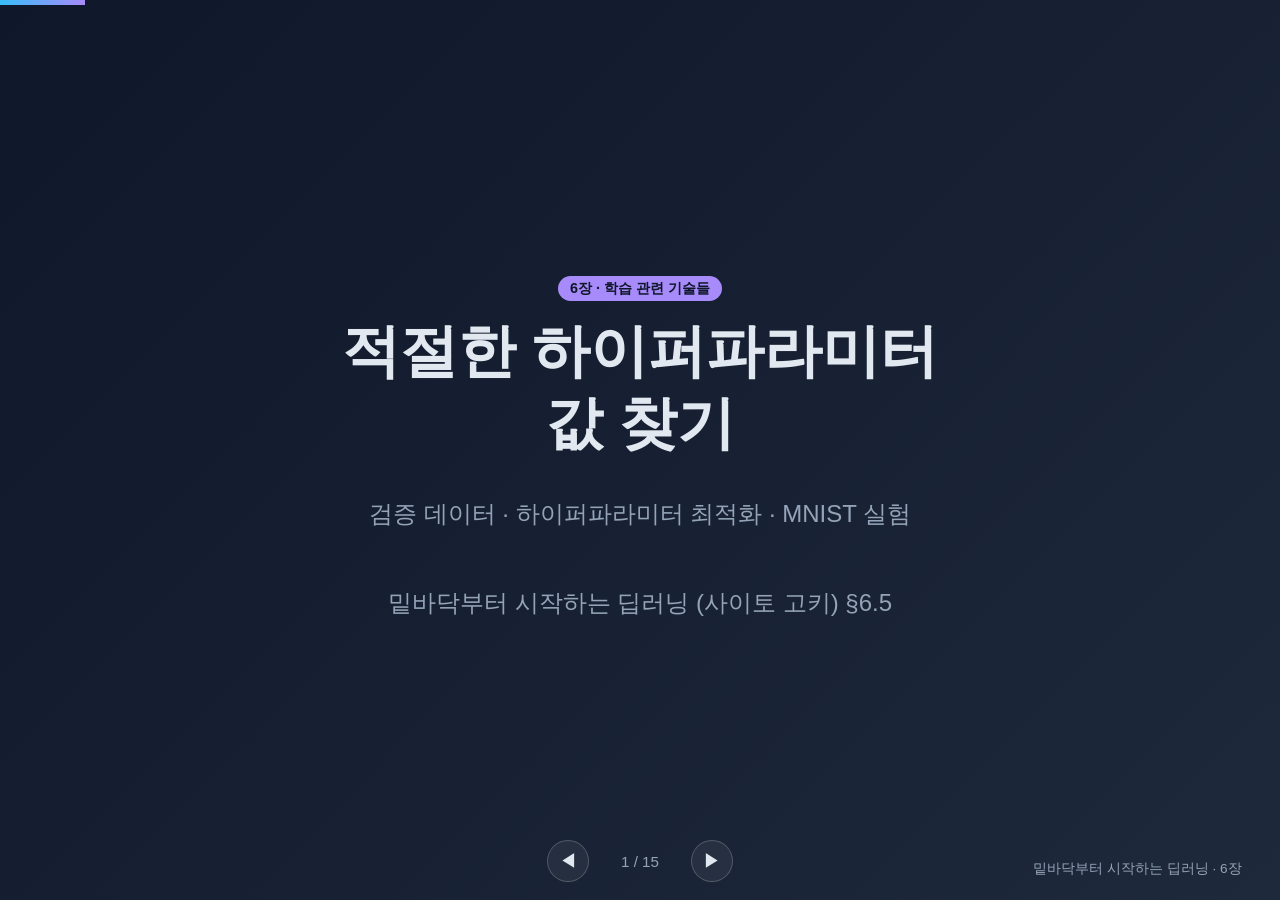
<file: week05/AID_DL_6.5.html>
<!DOCTYPE html>
<html lang="ko">
<head>
<meta charset="UTF-8">
<meta name="viewport" content="width=device-width, initial-scale=1.0">
<title>6.5 적절한 하이퍼파라미터 값 찾기</title>
<style>
  :root{
    --bg1:#0f172a; --bg2:#1e293b; --accent:#38bdf8; --accent2:#a78bfa;
    --text:#e2e8f0; --muted:#94a3b8; --card:rgba(255,255,255,.06);
  }
  *{box-sizing:border-box;margin:0;padding:0}
  html,body{height:100%;overflow:hidden;font-family:"Pretendard","Noto Sans KR","Malgun Gothic",sans-serif;
    background:linear-gradient(135deg,var(--bg1),var(--bg2));color:var(--text)}
  .deck{position:relative;width:100%;height:100%}
  .slide{position:absolute;inset:0;padding:6vh 8vw;display:flex;flex-direction:column;justify-content:center;
    opacity:0;transform:translateX(40px);pointer-events:none;transition:opacity .45s,transform .45s}
  .slide.active{opacity:1;transform:none;pointer-events:auto}
  .slide.prev{transform:translateX(-40px)}
  h1{font-size:clamp(2rem,5vw,3.6rem);line-height:1.25;margin-bottom:.6em}
  h2{font-size:clamp(1.5rem,3.2vw,2.4rem);margin-bottom:.8em;color:var(--accent);
    border-left:6px solid var(--accent2);padding-left:.5em}
  h3{font-size:clamp(1.1rem,2vw,1.5rem);margin-bottom:.4em;color:var(--accent2)}
  p,li{font-size:clamp(1rem,1.9vw,1.4rem);line-height:1.7}
  ul{padding-left:1.2em}
  li{margin:.4em 0}
  .sub{color:var(--muted);font-size:clamp(1rem,2vw,1.5rem)}
  .tag{display:inline-block;padding:.2em .8em;border-radius:99px;background:var(--accent2);color:#0f172a;
    font-weight:700;font-size:.9rem;margin-bottom:1em;width:fit-content}
  .grid{display:grid;gap:1.2rem;grid-template-columns:repeat(auto-fit,minmax(220px,1fr))}
  .card{background:var(--card);border:1px solid rgba(255,255,255,.1);border-radius:16px;padding:1.2rem 1.4rem}
  .card .big{font-size:2rem;margin-bottom:.2em}
  .note{background:rgba(56,189,248,.1);border-left:5px solid var(--accent);padding:1rem 1.3rem;border-radius:8px;margin-top:1.2rem}
  .warn{background:rgba(248,113,113,.12);border-left:5px solid #f87171}
  pre{background:#0b1220;border:1px solid rgba(255,255,255,.1);border-radius:12px;padding:1rem 1.3rem;
    font-family:"Fira Code",Consolas,monospace;font-size:clamp(.8rem,1.5vw,1.1rem);line-height:1.6;overflow:auto;color:#bae6fd}
  pre .c{color:#64748b}
  code{font-family:Consolas,monospace;color:#fbbf24}
  table{border-collapse:collapse;width:100%;font-size:clamp(.9rem,1.7vw,1.25rem)}
  th,td{padding:.7em 1em;text-align:center;border-bottom:1px solid rgba(255,255,255,.12)}
  th{color:var(--accent);background:rgba(255,255,255,.05)}
  tr:first-child td{color:#4ade80;font-weight:700}
  .steps{display:flex;flex-direction:column;gap:.9rem}
  .step{display:flex;gap:1rem;align-items:center;background:var(--card);border-radius:14px;padding:.9rem 1.2rem}
  .step b{flex:0 0 auto;background:var(--accent);color:#0f172a;border-radius:10px;padding:.3em .8em;font-size:1.1rem}
  .bar{position:fixed;top:0;left:0;height:5px;background:linear-gradient(90deg,var(--accent),var(--accent2));
    width:0;transition:width .3s;z-index:10}
  .nav{position:fixed;bottom:2vh;left:0;right:0;display:flex;justify-content:center;align-items:center;gap:1rem;z-index:10}
  .nav button{background:var(--card);color:var(--text);border:1px solid rgba(255,255,255,.2);border-radius:50%;
    width:42px;height:42px;font-size:1.1rem;cursor:pointer}
  .nav button:hover{background:var(--accent);color:#0f172a}
  .count{color:var(--muted);font-size:.95rem;min-width:70px;text-align:center}
  .foot{position:fixed;bottom:2.5vh;right:3vw;color:var(--muted);font-size:.85rem}
  .center{align-items:center;text-align:center}
  .formula{font-size:clamp(1.2rem,2.6vw,2rem);text-align:center;padding:1rem;background:var(--card);border-radius:14px;margin:1rem 0}
</style>
</head>
<body>
<div class="bar" id="bar"></div>
<div class="deck" id="deck">

  <!-- 1. 표지 -->
  <section class="slide center">
    <span class="tag">6장 · 학습 관련 기술들</span>
    <h1>적절한 하이퍼파라미터<br>값 찾기</h1>
    <p class="sub">검증 데이터 · 하이퍼파라미터 최적화 · MNIST 실험</p>
    <p class="sub" style="margin-top:2em">밑바닥부터 시작하는 딥러닝 (사이토 고키) §6.5</p>
  </section>

  <!-- 2. 목차 -->
  <section class="slide">
    <h2>목차</h2>
    <div class="grid">
      <div class="card"><div class="big">0️⃣</div><h3>드롭아웃 보충</h3><p>앙상블 학습과의 관계</p></div>
      <div class="card"><div class="big">1️⃣</div><h3>6.5.1 검증 데이터</h3><p>왜 시험 데이터를 쓰면 안 될까?</p></div>
      <div class="card"><div class="big">2️⃣</div><h3>6.5.2 최적화 방법</h3><p>범위를 점점 좁혀가기</p></div>
      <div class="card"><div class="big">3️⃣</div><h3>6.5.3 구현</h3><p>MNIST 실험 결과</p></div>
      <div class="card"><div class="big">4️⃣</div><h3>6.6 정리</h3><p>6장 핵심 요약</p></div>
    </div>
  </section>

  <!-- 3. 드롭아웃 -->
  <section class="slide">
    <h2>드롭아웃의 효과</h2>
    <ul>
      <li>드롭아웃을 적용하자 <b>훈련·시험 데이터의 정확도 차이가 감소</b></li>
      <li>훈련 데이터 정확도가 100%에 도달하지 않게 됨</li>
      <li>➜ 표현력을 높이면서도 <b>오버피팅을 억제</b>할 수 있다</li>
    </ul>
    <div class="note">
      <h3>💡 앙상블 학습(Ensemble learning)과의 관계</h3>
      <p>여러 모델을 따로 학습시키고, 추론 시 출력을 평균 내는 방식입니다. 드롭아웃은 뉴런을 무작위로 삭제하여 매번 다른 모델을 학습시키는 것으로 볼 수 있고, 추론 시 출력에 삭제 비율을 곱해 평균 효과를 냅니다. 즉 <b>앙상블과 비슷한 효과를 하나의 네트워크로 구현</b>한 셈입니다.</p>
    </div>
  </section>

  <!-- 4. 하이퍼파라미터란 -->
  <section class="slide">
    <span class="tag">6.5</span>
    <h2>하이퍼파라미터란?</h2>
    <div class="grid">
      <div class="card"><div class="big">🧠</div><p>각 층의 뉴런 수</p></div>
      <div class="card"><div class="big">📦</div><p>배치 크기</p></div>
      <div class="card"><div class="big">📉</div><p>매개변수 갱신 시 학습률</p></div>
      <div class="card"><div class="big">⚖️</div><p>가중치 감소</p></div>
    </div>
    <div class="note warn">
      <p>값을 적절히 설정하지 않으면 모델 성능이 크게 떨어질 수 있습니다. 값 결정에는 많은 시행착오가 필요하므로, <b>최대한 효율적으로 탐색하는 방법</b>이 중요합니다.</p>
    </div>
  </section>

  <!-- 5. 검증 데이터 필요성 -->
  <section class="slide">
    <span class="tag">6.5.1</span>
    <h2>검증 데이터가 필요한 이유</h2>
    <ul>
      <li>지금까지는 <b>훈련 데이터</b>(학습)와 <b>시험 데이터</b>(범용 성능 평가)로만 분리</li>
      <li>하이퍼파라미터 성능을 평가할 때 <b>시험 데이터를 사용하면 안 된다</b></li>
    </ul>
    <div class="note warn">
      <h3>⚠️ 이유</h3>
      <p>시험 데이터로 하이퍼파라미터를 조정하면 값이 <b>시험 데이터에 오버피팅</b>됩니다. 시험 데이터에만 맞춰진 값은 다른 데이터에서 범용 성능이 떨어질 수 있습니다.</p>
    </div>
    <p style="margin-top:1rem">➜ 하이퍼파라미터 조정 전용 데이터인 <b>검증 데이터(validation data)</b>가 필요합니다.</p>
  </section>

  <!-- 6. 3가지 데이터 역할 -->
  <section class="slide">
    <h2>훈련 · 검증 · 시험 데이터의 역할</h2>
    <div class="grid">
      <div class="card"><div class="big">🏋️</div><h3>훈련 데이터</h3><p>매개변수(가중치·편향) 학습</p></div>
      <div class="card"><div class="big">🔍</div><h3>검증 데이터</h3><p>하이퍼파라미터 성능 평가</p></div>
      <div class="card"><div class="big">🧪</div><h3>시험 데이터</h3><p>신경망의 범용 성능 확인<br><small class="sub">마지막에 (이상적으로는 한 번만) 사용</small></p></div>
    </div>
  </section>

  <!-- 7. 검증 데이터 분리 코드 -->
  <section class="slide">
    <h2>MNIST에서 검증 데이터 분리하기</h2>
    <p>MNIST는 훈련/시험 데이터만 제공 ➜ 훈련 데이터의 <b>20%</b>를 검증 데이터로 분리</p>
<pre><span class="c"># 훈련 데이터를 뒤섞는다.</span>
(x_train, t_train), (x_test, t_test) = load_mnist()
x_train, t_train = shuffle_dataset(x_train, t_train)

<span class="c"># 20%를 검증 데이터로 분할</span>
validation_rate = 0.20
validation_num = int(x_train.shape[0] * validation_rate)

x_val = x_train[:validation_num]
t_val = t_train[:validation_num]
x_train = x_train[validation_num:]
t_train = t_train[validation_num:]</pre>
    <div class="note"><p>분리 전에 입력 데이터와 정답 레이블을 <b>함께 뒤섞는</b> 이유: 데이터가 치우쳐 있을 수 있기 때문입니다 (예: 0~9 순서대로 정렬). <code>shuffle_dataset</code>은 <code>np.random.shuffle</code>을 이용하며 <code>common/util.py</code>에 있습니다.</p></div>
  </section>

  <!-- 8. 최적화 핵심 -->
  <section class="slide">
    <span class="tag">6.5.2</span>
    <h2>하이퍼파라미터 최적화의 핵심</h2>
    <p>'최적 값'이 존재하는 범위를 <b>조금씩 좁혀가는 것</b></p>
    <div class="grid" style="margin-top:1.2rem">
      <div class="card"><h3>🎲 무작위 샘플링</h3><p>그리드 서치 같은 규칙적 탐색보다 무작위 탐색이 더 좋은 결과를 내는 것으로 알려져 있음 (하이퍼파라미터마다 최종 정확도에 미치는 영향력이 다르기 때문)</p></div>
      <div class="card"><h3>📏 로그 스케일</h3><p>범위를 '대략적으로' 지정. 예: 0.001 ~ 1,000 (10<sup>-3</sup>~10<sup>3</sup>)처럼 10의 거듭제곱 단위</p></div>
      <div class="card"><h3>⏱️ 짧은 에폭</h3><p>딥러닝 학습은 오래 걸리므로, 나쁜 값은 일찍 포기. 에폭을 작게 해 1회 평가 시간 단축</p></div>
    </div>
  </section>

  <!-- 9. 4단계 -->
  <section class="slide">
    <h2>최적화 절차 요약</h2>
    <div class="steps">
      <div class="step"><b>0단계</b><p>하이퍼파라미터 값의 범위를 설정</p></div>
      <div class="step"><b>1단계</b><p>설정된 범위에서 값을 무작위로 추출</p></div>
      <div class="step"><b>2단계</b><p>샘플링한 값으로 학습하고 <u>검증 데이터</u>로 정확도 평가 (에폭은 작게)</p></div>
      <div class="step"><b>3단계</b><p>1~2단계를 특정 횟수(예: 100회) 반복, 정확도 결과를 보고 범위를 좁힘</p></div>
    </div>
    <p style="margin-top:1rem">범위가 충분히 좁아지면 그 안에서 값을 하나 골라냅니다.</p>
  </section>

  <!-- 10. 베이즈 최적화 -->
  <section class="slide">
    <h2>참고: 더 세련된 방법</h2>
    <div class="note">
      <h3>베이즈 최적화 (Bayesian optimization)</h3>
      <p>지금까지 설명한 방법은 <b>실용적</b>이지만 과학적이기보다는 수행자의 '지혜'와 '직관'에 의존하는 느낌이 있습니다. 베이즈 최적화는 베이즈 정리를 중심으로 한 수학 이론으로 더 엄밀하고 효율적으로 최적화를 수행합니다.</p>
      <p style="margin-top:.8rem" class="sub">📄 참고: 〈Practical Bayesian Optimization of Machine Learning Algorithms〉</p>
    </div>
  </section>

  <!-- 11. 구현 -->
  <section class="slide">
    <span class="tag">6.5.3</span>
    <h2>구현: 학습률 &amp; 가중치 감소 계수 탐색</h2>
    <p>MNIST 데이터셋으로 <b>학습률</b>과 <b>가중치 감소 계수</b>를 탐색 (Stanford CS231n 참고)</p>
    <div class="formula">10 ** np.random.uniform(-3, 3) &nbsp;→&nbsp; 10<sup>-3</sup> ~ 10<sup>3</sup> 로그 스케일 추출</div>
<pre>weight_decay = 10 ** np.random.uniform(-8, -4)   <span class="c"># 10⁻⁸ ~ 10⁻⁴</span>
lr           = 10 ** np.random.uniform(-6, -2)   <span class="c"># 10⁻⁶ ~ 10⁻²</span></pre>
    <p style="margin-top:1rem">이 값들로 학습을 반복하며 좋은 값이 어디에 있는지 관찰합니다. <span class="sub">(구현: ch06/hyperparameter_optimization.py)</span></p>
  </section>

  <!-- 12. 결과 -->
  <section class="slide">
    <h2>실험 결과 (검증 정확도 상위 5개)</h2>
    <table>
      <tr><th>순위</th><th>검증 정확도</th><th>학습률 (lr)</th><th>가중치 감소 계수</th></tr>
      <tr><td>Best-1</td><td>0.83</td><td>0.0092</td><td>3.86e-07</td></tr>
      <tr><td>Best-2</td><td>0.78</td><td>0.00956</td><td>6.04e-07</td></tr>
      <tr><td>Best-3</td><td>0.77</td><td>0.00571</td><td>1.27e-06</td></tr>
      <tr><td>Best-4</td><td>0.74</td><td>0.00626</td><td>1.43e-05</td></tr>
      <tr><td>Best-5</td><td>0.73</td><td>0.0052</td><td>8.97e-06</td></tr>
    </table>
    <div class="note">
      <p>그림 6-24(검증 정확도 순 학습 추이)에서 'Best-5' 정도까지는 학습이 순조롭게 진행됩니다.</p>
    </div>
  </section>

  <!-- 13. 결과 해석 -->
  <section class="slide">
    <h2>결과 해석 &amp; 다음 단계</h2>
    <div class="grid">
      <div class="card"><div class="big">📉</div><h3>학습률</h3><p>잘 될 때 <b>0.001 ~ 0.01</b></p></div>
      <div class="card"><div class="big">⚖️</div><h3>가중치 감소 계수</h3><p>대략 <b>10<sup>-8</sup> ~ 10<sup>-6</sup></b></p></div>
    </div>
    <ul style="margin-top:1.2rem">
      <li>잘 될 것 같은 값의 범위를 관찰하고 <b>범위를 좁힌다</b></li>
      <li>좁혀진 범위에서 같은 작업을 반복한다</li>
      <li>특정 단계에서 <b>최종 하이퍼파라미터 값을 하나 선택</b></li>
    </ul>
  </section>

  <!-- 14. 정리 -->
  <section class="slide">
    <span class="tag">6.6</span>
    <h2>이번 장에서 배운 내용</h2>
    <ul>
      <li>매개변수 갱신 방법: SGD 외에도 <b>모멘텀, AdaGrad, Adam</b> 등</li>
      <li>가중치 초깃값 설정은 올바른 학습에 매우 중요 — <b>Xavier / He 초깃값</b>이 효과적</li>
      <li><b>배치 정규화</b>: 학습을 빠르게, 초깃값 영향을 덜 받음</li>
      <li>오버피팅 억제 정규화: <b>가중치 감소</b>와 <b>드롭아웃</b></li>
      <li>하이퍼파라미터 탐색: 최적 값이 존재할 법한 <b>범위를 점차 좁히며</b> 진행</li>
    </ul>
  </section>

  <!-- 15. 끝 -->
  <section class="slide center">
    <h1>감사합니다 🙌</h1>
    <p class="sub">Q &amp; A</p>
  </section>
</div>

<div class="nav">
  <button id="prev" aria-label="이전">◀</button>
  <span class="count" id="count"></span>
  <button id="next" aria-label="다음">▶</button>
</div>
<div class="foot">밑바닥부터 시작하는 딥러닝 · 6장</div>

<script>
  const slides=[...document.querySelectorAll('.slide')];
  const bar=document.getElementById('bar'), count=document.getElementById('count');
  let cur=0;
  function show(n){
    cur=Math.max(0,Math.min(slides.length-1,n));
    slides.forEach((s,i)=>{
      s.classList.toggle('active',i===cur);
      s.classList.toggle('prev',i<cur);
    });
    bar.style.width=((cur+1)/slides.length*100)+'%';
    count.textContent=(cur+1)+' / '+slides.length;
    history.replaceState(null,'','#'+(cur+1));
  }
  const next=()=>show(cur+1), prev=()=>show(cur-1);
  document.getElementById('next').onclick=e=>{e.stopPropagation();next()};
  document.getElementById('prev').onclick=e=>{e.stopPropagation();prev()};
  document.addEventListener('keydown',e=>{
    if(['ArrowRight','PageDown',' '].includes(e.key)){e.preventDefault();next()}
    else if(['ArrowLeft','PageUp'].includes(e.key)){e.preventDefault();prev()}
    else if(e.key==='Home')show(0);
    else if(e.key==='End')show(slides.length-1);
    else if(e.key==='f'||e.key==='F'){document.fullscreenElement?document.exitFullscreen():document.documentElement.requestFullscreen()}
  });
  let sx=null;
  document.addEventListener('touchstart',e=>sx=e.touches[0].clientX);
  document.addEventListener('touchend',e=>{
    if(sx===null)return; const d=e.changedTouches[0].clientX-sx;
    if(Math.abs(d)>50){d<0?next():prev()} sx=null;
  });
  show((parseInt(location.hash.slice(1))||1)-1);
</script>
</body>
</html>
</file>
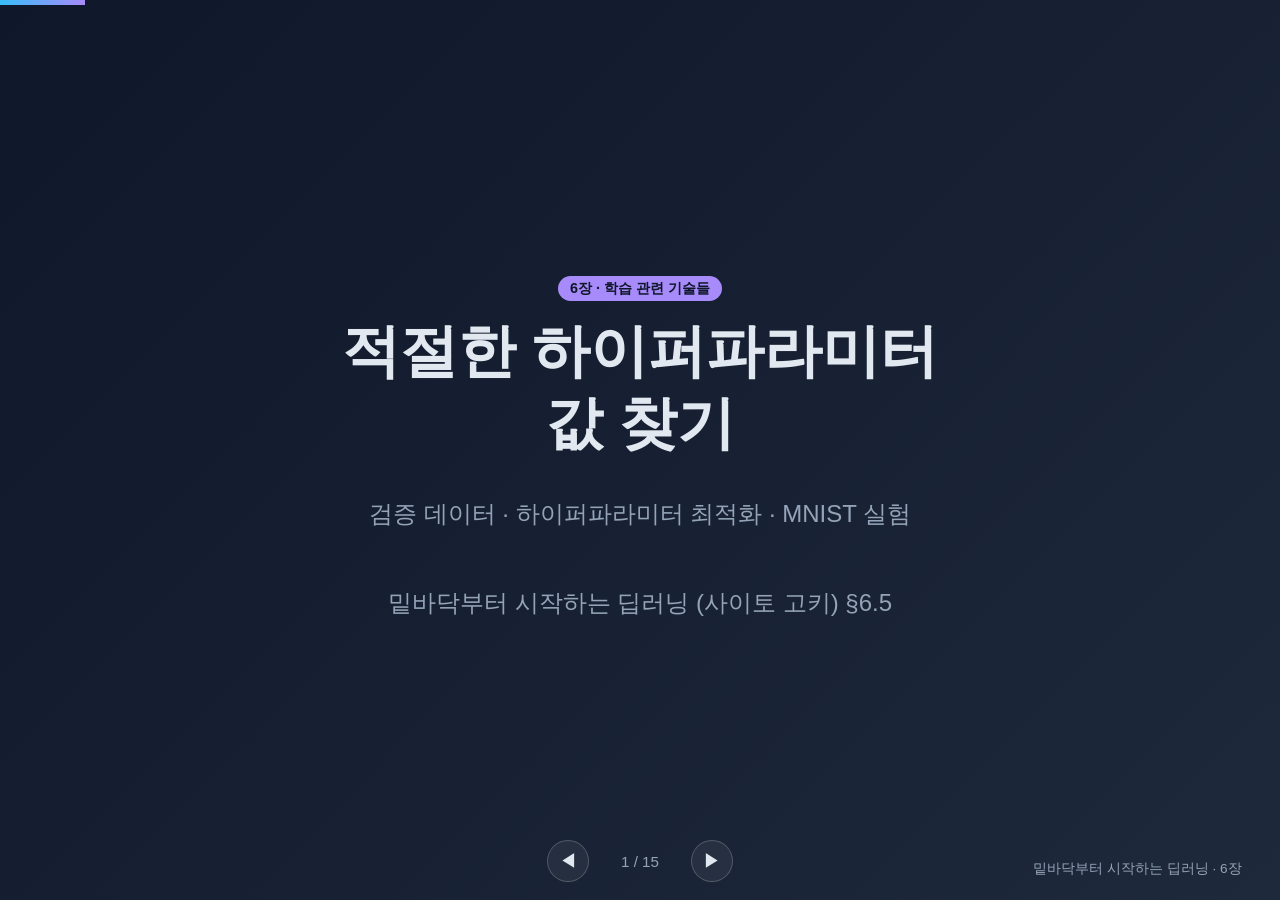
<file: week05/AID_DL_Chapter(6.5).html>
<!DOCTYPE html>
<html lang="ko">
<head>
<meta charset="UTF-8">
<meta name="viewport" content="width=device-width, initial-scale=1.0">
<title>6.5 적절한 하이퍼파라미터 값 찾기</title>
<style>
  :root{
    --bg1:#0f172a; --bg2:#1e293b; --accent:#38bdf8; --accent2:#a78bfa;
    --text:#e2e8f0; --muted:#94a3b8; --card:rgba(255,255,255,.06);
  }
  *{box-sizing:border-box;margin:0;padding:0}
  html,body{height:100%;overflow:hidden;font-family:"Pretendard","Noto Sans KR","Malgun Gothic",sans-serif;
    background:linear-gradient(135deg,var(--bg1),var(--bg2));color:var(--text)}
  .deck{position:relative;width:100%;height:100%}
  .slide{position:absolute;inset:0;padding:6vh 8vw;display:flex;flex-direction:column;justify-content:center;
    opacity:0;transform:translateX(40px);pointer-events:none;transition:opacity .45s,transform .45s}
  .slide.active{opacity:1;transform:none;pointer-events:auto}
  .slide.prev{transform:translateX(-40px)}
  h1{font-size:clamp(2rem,5vw,3.6rem);line-height:1.25;margin-bottom:.6em}
  h2{font-size:clamp(1.5rem,3.2vw,2.4rem);margin-bottom:.8em;color:var(--accent);
    border-left:6px solid var(--accent2);padding-left:.5em}
  h3{font-size:clamp(1.1rem,2vw,1.5rem);margin-bottom:.4em;color:var(--accent2)}
  p,li{font-size:clamp(1rem,1.9vw,1.4rem);line-height:1.7}
  ul{padding-left:1.2em}
  li{margin:.4em 0}
  .sub{color:var(--muted);font-size:clamp(1rem,2vw,1.5rem)}
  .tag{display:inline-block;padding:.2em .8em;border-radius:99px;background:var(--accent2);color:#0f172a;
    font-weight:700;font-size:.9rem;margin-bottom:1em;width:fit-content}
  .grid{display:grid;gap:1.2rem;grid-template-columns:repeat(auto-fit,minmax(220px,1fr))}
  .card{background:var(--card);border:1px solid rgba(255,255,255,.1);border-radius:16px;padding:1.2rem 1.4rem}
  .card .big{font-size:2rem;margin-bottom:.2em}
  .note{background:rgba(56,189,248,.1);border-left:5px solid var(--accent);padding:1rem 1.3rem;border-radius:8px;margin-top:1.2rem}
  .warn{background:rgba(248,113,113,.12);border-left:5px solid #f87171}
  pre{background:#0b1220;border:1px solid rgba(255,255,255,.1);border-radius:12px;padding:1rem 1.3rem;
    font-family:"Fira Code",Consolas,monospace;font-size:clamp(.8rem,1.5vw,1.1rem);line-height:1.6;overflow:auto;color:#bae6fd}
  pre .c{color:#64748b}
  code{font-family:Consolas,monospace;color:#fbbf24}
  table{border-collapse:collapse;width:100%;font-size:clamp(.9rem,1.7vw,1.25rem)}
  th,td{padding:.7em 1em;text-align:center;border-bottom:1px solid rgba(255,255,255,.12)}
  th{color:var(--accent);background:rgba(255,255,255,.05)}
  tr:first-child td{color:#4ade80;font-weight:700}
  .steps{display:flex;flex-direction:column;gap:.9rem}
  .step{display:flex;gap:1rem;align-items:center;background:var(--card);border-radius:14px;padding:.9rem 1.2rem}
  .step b{flex:0 0 auto;background:var(--accent);color:#0f172a;border-radius:10px;padding:.3em .8em;font-size:1.1rem}
  .bar{position:fixed;top:0;left:0;height:5px;background:linear-gradient(90deg,var(--accent),var(--accent2));
    width:0;transition:width .3s;z-index:10}
  .nav{position:fixed;bottom:2vh;left:0;right:0;display:flex;justify-content:center;align-items:center;gap:1rem;z-index:10}
  .nav button{background:var(--card);color:var(--text);border:1px solid rgba(255,255,255,.2);border-radius:50%;
    width:42px;height:42px;font-size:1.1rem;cursor:pointer}
  .nav button:hover{background:var(--accent);color:#0f172a}
  .count{color:var(--muted);font-size:.95rem;min-width:70px;text-align:center}
  .foot{position:fixed;bottom:2.5vh;right:3vw;color:var(--muted);font-size:.85rem}
  .center{align-items:center;text-align:center}
  .formula{font-size:clamp(1.2rem,2.6vw,2rem);text-align:center;padding:1rem;background:var(--card);border-radius:14px;margin:1rem 0}
</style>
</head>
<body>
<div class="bar" id="bar"></div>
<div class="deck" id="deck">

  <!-- 1. 표지 -->
  <section class="slide center">
    <span class="tag">6장 · 학습 관련 기술들</span>
    <h1>적절한 하이퍼파라미터<br>값 찾기</h1>
    <p class="sub">검증 데이터 · 하이퍼파라미터 최적화 · MNIST 실험</p>
    <p class="sub" style="margin-top:2em">밑바닥부터 시작하는 딥러닝 (사이토 고키) §6.5</p>
  </section>

  <!-- 2. 목차 -->
  <section class="slide">
    <h2>목차</h2>
    <div class="grid">
      <div class="card"><div class="big">0️⃣</div><h3>드롭아웃 보충</h3><p>앙상블 학습과의 관계</p></div>
      <div class="card"><div class="big">1️⃣</div><h3>6.5.1 검증 데이터</h3><p>왜 시험 데이터를 쓰면 안 될까?</p></div>
      <div class="card"><div class="big">2️⃣</div><h3>6.5.2 최적화 방법</h3><p>범위를 점점 좁혀가기</p></div>
      <div class="card"><div class="big">3️⃣</div><h3>6.5.3 구현</h3><p>MNIST 실험 결과</p></div>
      <div class="card"><div class="big">4️⃣</div><h3>6.6 정리</h3><p>6장 핵심 요약</p></div>
    </div>
  </section>

  <!-- 3. 드롭아웃 -->
  <section class="slide">
    <h2>드롭아웃의 효과</h2>
    <ul>
      <li>드롭아웃을 적용하자 <b>훈련·시험 데이터의 정확도 차이가 감소</b></li>
      <li>훈련 데이터 정확도가 100%에 도달하지 않게 됨</li>
      <li>➜ 표현력을 높이면서도 <b>오버피팅을 억제</b>할 수 있다</li>
    </ul>
    <div class="note">
      <h3>💡 앙상블 학습(Ensemble learning)과의 관계</h3>
      <p>여러 모델을 따로 학습시키고, 추론 시 출력을 평균 내는 방식입니다. 드롭아웃은 뉴런을 무작위로 삭제하여 매번 다른 모델을 학습시키는 것으로 볼 수 있고, 추론 시 출력에 삭제 비율을 곱해 평균 효과를 냅니다. 즉 <b>앙상블과 비슷한 효과를 하나의 네트워크로 구현</b>한 셈입니다.</p>
    </div>
  </section>

  <!-- 4. 하이퍼파라미터란 -->
  <section class="slide">
    <span class="tag">6.5</span>
    <h2>하이퍼파라미터란?</h2>
    <div class="grid">
      <div class="card"><div class="big">🧠</div><p>각 층의 뉴런 수</p></div>
      <div class="card"><div class="big">📦</div><p>배치 크기</p></div>
      <div class="card"><div class="big">📉</div><p>매개변수 갱신 시 학습률</p></div>
      <div class="card"><div class="big">⚖️</div><p>가중치 감소</p></div>
    </div>
    <div class="note warn">
      <p>값을 적절히 설정하지 않으면 모델 성능이 크게 떨어질 수 있습니다. 값 결정에는 많은 시행착오가 필요하므로, <b>최대한 효율적으로 탐색하는 방법</b>이 중요합니다.</p>
    </div>
  </section>

  <!-- 5. 검증 데이터 필요성 -->
  <section class="slide">
    <span class="tag">6.5.1</span>
    <h2>검증 데이터가 필요한 이유</h2>
    <ul>
      <li>지금까지는 <b>훈련 데이터</b>(학습)와 <b>시험 데이터</b>(범용 성능 평가)로만 분리</li>
      <li>하이퍼파라미터 성능을 평가할 때 <b>시험 데이터를 사용하면 안 된다</b></li>
    </ul>
    <div class="note warn">
      <h3>⚠️ 이유</h3>
      <p>시험 데이터로 하이퍼파라미터를 조정하면 값이 <b>시험 데이터에 오버피팅</b>됩니다. 시험 데이터에만 맞춰진 값은 다른 데이터에서 범용 성능이 떨어질 수 있습니다.</p>
    </div>
    <p style="margin-top:1rem">➜ 하이퍼파라미터 조정 전용 데이터인 <b>검증 데이터(validation data)</b>가 필요합니다.</p>
  </section>

  <!-- 6. 3가지 데이터 역할 -->
  <section class="slide">
    <h2>훈련 · 검증 · 시험 데이터의 역할</h2>
    <div class="grid">
      <div class="card"><div class="big">🏋️</div><h3>훈련 데이터</h3><p>매개변수(가중치·편향) 학습</p></div>
      <div class="card"><div class="big">🔍</div><h3>검증 데이터</h3><p>하이퍼파라미터 성능 평가</p></div>
      <div class="card"><div class="big">🧪</div><h3>시험 데이터</h3><p>신경망의 범용 성능 확인<br><small class="sub">마지막에 (이상적으로는 한 번만) 사용</small></p></div>
    </div>
  </section>

  <!-- 7. 검증 데이터 분리 코드 -->
  <section class="slide">
    <h2>MNIST에서 검증 데이터 분리하기</h2>
    <p>MNIST는 훈련/시험 데이터만 제공 ➜ 훈련 데이터의 <b>20%</b>를 검증 데이터로 분리</p>
<pre><span class="c"># 훈련 데이터를 뒤섞는다.</span>
(x_train, t_train), (x_test, t_test) = load_mnist()
x_train, t_train = shuffle_dataset(x_train, t_train)

<span class="c"># 20%를 검증 데이터로 분할</span>
validation_rate = 0.20
validation_num = int(x_train.shape[0] * validation_rate)

x_val = x_train[:validation_num]
t_val = t_train[:validation_num]
x_train = x_train[validation_num:]
t_train = t_train[validation_num:]</pre>
    <div class="note"><p>분리 전에 입력 데이터와 정답 레이블을 <b>함께 뒤섞는</b> 이유: 데이터가 치우쳐 있을 수 있기 때문입니다 (예: 0~9 순서대로 정렬). <code>shuffle_dataset</code>은 <code>np.random.shuffle</code>을 이용하며 <code>common/util.py</code>에 있습니다.</p></div>
  </section>

  <!-- 8. 최적화 핵심 -->
  <section class="slide">
    <span class="tag">6.5.2</span>
    <h2>하이퍼파라미터 최적화의 핵심</h2>
    <p>'최적 값'이 존재하는 범위를 <b>조금씩 좁혀가는 것</b></p>
    <div class="grid" style="margin-top:1.2rem">
      <div class="card"><h3>🎲 무작위 샘플링</h3><p>그리드 서치 같은 규칙적 탐색보다 무작위 탐색이 더 좋은 결과를 내는 것으로 알려져 있음 (하이퍼파라미터마다 최종 정확도에 미치는 영향력이 다르기 때문)</p></div>
      <div class="card"><h3>📏 로그 스케일</h3><p>범위를 '대략적으로' 지정. 예: 0.001 ~ 1,000 (10<sup>-3</sup>~10<sup>3</sup>)처럼 10의 거듭제곱 단위</p></div>
      <div class="card"><h3>⏱️ 짧은 에폭</h3><p>딥러닝 학습은 오래 걸리므로, 나쁜 값은 일찍 포기. 에폭을 작게 해 1회 평가 시간 단축</p></div>
    </div>
  </section>

  <!-- 9. 4단계 -->
  <section class="slide">
    <h2>최적화 절차 요약</h2>
    <div class="steps">
      <div class="step"><b>0단계</b><p>하이퍼파라미터 값의 범위를 설정</p></div>
      <div class="step"><b>1단계</b><p>설정된 범위에서 값을 무작위로 추출</p></div>
      <div class="step"><b>2단계</b><p>샘플링한 값으로 학습하고 <u>검증 데이터</u>로 정확도 평가 (에폭은 작게)</p></div>
      <div class="step"><b>3단계</b><p>1~2단계를 특정 횟수(예: 100회) 반복, 정확도 결과를 보고 범위를 좁힘</p></div>
    </div>
    <p style="margin-top:1rem">범위가 충분히 좁아지면 그 안에서 값을 하나 골라냅니다.</p>
  </section>

  <!-- 10. 베이즈 최적화 -->
  <section class="slide">
    <h2>참고: 더 세련된 방법</h2>
    <div class="note">
      <h3>베이즈 최적화 (Bayesian optimization)</h3>
      <p>지금까지 설명한 방법은 <b>실용적</b>이지만 과학적이기보다는 수행자의 '지혜'와 '직관'에 의존하는 느낌이 있습니다. 베이즈 최적화는 베이즈 정리를 중심으로 한 수학 이론으로 더 엄밀하고 효율적으로 최적화를 수행합니다.</p>
      <p style="margin-top:.8rem" class="sub">📄 참고: 〈Practical Bayesian Optimization of Machine Learning Algorithms〉</p>
    </div>
  </section>

  <!-- 11. 구현 -->
  <section class="slide">
    <span class="tag">6.5.3</span>
    <h2>구현: 학습률 &amp; 가중치 감소 계수 탐색</h2>
    <p>MNIST 데이터셋으로 <b>학습률</b>과 <b>가중치 감소 계수</b>를 탐색 (Stanford CS231n 참고)</p>
    <div class="formula">10 ** np.random.uniform(-3, 3) &nbsp;→&nbsp; 10<sup>-3</sup> ~ 10<sup>3</sup> 로그 스케일 추출</div>
<pre>weight_decay = 10 ** np.random.uniform(-8, -4)   <span class="c"># 10⁻⁸ ~ 10⁻⁴</span>
lr           = 10 ** np.random.uniform(-6, -2)   <span class="c"># 10⁻⁶ ~ 10⁻²</span></pre>
    <p style="margin-top:1rem">이 값들로 학습을 반복하며 좋은 값이 어디에 있는지 관찰합니다. <span class="sub">(구현: ch06/hyperparameter_optimization.py)</span></p>
  </section>

  <!-- 12. 결과 -->
  <section class="slide">
    <h2>실험 결과 (검증 정확도 상위 5개)</h2>
    <table>
      <tr><th>순위</th><th>검증 정확도</th><th>학습률 (lr)</th><th>가중치 감소 계수</th></tr>
      <tr><td>Best-1</td><td>0.83</td><td>0.0092</td><td>3.86e-07</td></tr>
      <tr><td>Best-2</td><td>0.78</td><td>0.00956</td><td>6.04e-07</td></tr>
      <tr><td>Best-3</td><td>0.77</td><td>0.00571</td><td>1.27e-06</td></tr>
      <tr><td>Best-4</td><td>0.74</td><td>0.00626</td><td>1.43e-05</td></tr>
      <tr><td>Best-5</td><td>0.73</td><td>0.0052</td><td>8.97e-06</td></tr>
    </table>
    <div class="note">
      <p>그림 6-24(검증 정확도 순 학습 추이)에서 'Best-5' 정도까지는 학습이 순조롭게 진행됩니다.</p>
    </div>
  </section>

  <!-- 13. 결과 해석 -->
  <section class="slide">
    <h2>결과 해석 &amp; 다음 단계</h2>
    <div class="grid">
      <div class="card"><div class="big">📉</div><h3>학습률</h3><p>잘 될 때 <b>0.001 ~ 0.01</b></p></div>
      <div class="card"><div class="big">⚖️</div><h3>가중치 감소 계수</h3><p>대략 <b>10<sup>-8</sup> ~ 10<sup>-6</sup></b></p></div>
    </div>
    <ul style="margin-top:1.2rem">
      <li>잘 될 것 같은 값의 범위를 관찰하고 <b>범위를 좁힌다</b></li>
      <li>좁혀진 범위에서 같은 작업을 반복한다</li>
      <li>특정 단계에서 <b>최종 하이퍼파라미터 값을 하나 선택</b></li>
    </ul>
  </section>

  <!-- 14. 정리 -->
  <section class="slide">
    <span class="tag">6.6</span>
    <h2>이번 장에서 배운 내용</h2>
    <ul>
      <li>매개변수 갱신 방법: SGD 외에도 <b>모멘텀, AdaGrad, Adam</b> 등</li>
      <li>가중치 초깃값 설정은 올바른 학습에 매우 중요 — <b>Xavier / He 초깃값</b>이 효과적</li>
      <li><b>배치 정규화</b>: 학습을 빠르게, 초깃값 영향을 덜 받음</li>
      <li>오버피팅 억제 정규화: <b>가중치 감소</b>와 <b>드롭아웃</b></li>
      <li>하이퍼파라미터 탐색: 최적 값이 존재할 법한 <b>범위를 점차 좁히며</b> 진행</li>
    </ul>
  </section>

  <!-- 15. 끝 -->
  <section class="slide center">
    <h1>감사합니다 🙌</h1>
    <p class="sub">Q &amp; A</p>
  </section>
</div>

<div class="nav">
  <button id="prev" aria-label="이전">◀</button>
  <span class="count" id="count"></span>
  <button id="next" aria-label="다음">▶</button>
</div>
<div class="foot">밑바닥부터 시작하는 딥러닝 · 6장</div>

<script>
  const slides=[...document.querySelectorAll('.slide')];
  const bar=document.getElementById('bar'), count=document.getElementById('count');
  let cur=0;
  function show(n){
    cur=Math.max(0,Math.min(slides.length-1,n));
    slides.forEach((s,i)=>{
      s.classList.toggle('active',i===cur);
      s.classList.toggle('prev',i<cur);
    });
    bar.style.width=((cur+1)/slides.length*100)+'%';
    count.textContent=(cur+1)+' / '+slides.length;
    history.replaceState(null,'','#'+(cur+1));
  }
  const next=()=>show(cur+1), prev=()=>show(cur-1);
  document.getElementById('next').onclick=e=>{e.stopPropagation();next()};
  document.getElementById('prev').onclick=e=>{e.stopPropagation();prev()};
  document.addEventListener('keydown',e=>{
    if(['ArrowRight','PageDown',' '].includes(e.key)){e.preventDefault();next()}
    else if(['ArrowLeft','PageUp'].includes(e.key)){e.preventDefault();prev()}
    else if(e.key==='Home')show(0);
    else if(e.key==='End')show(slides.length-1);
    else if(e.key==='f'||e.key==='F'){document.fullscreenElement?document.exitFullscreen():document.documentElement.requestFullscreen()}
  });
  let sx=null;
  document.addEventListener('touchstart',e=>sx=e.touches[0].clientX);
  document.addEventListener('touchend',e=>{
    if(sx===null)return; const d=e.changedTouches[0].clientX-sx;
    if(Math.abs(d)>50){d<0?next():prev()} sx=null;
  });
  show((parseInt(location.hash.slice(1))||1)-1);
</script>
</body>
</html>
</file>
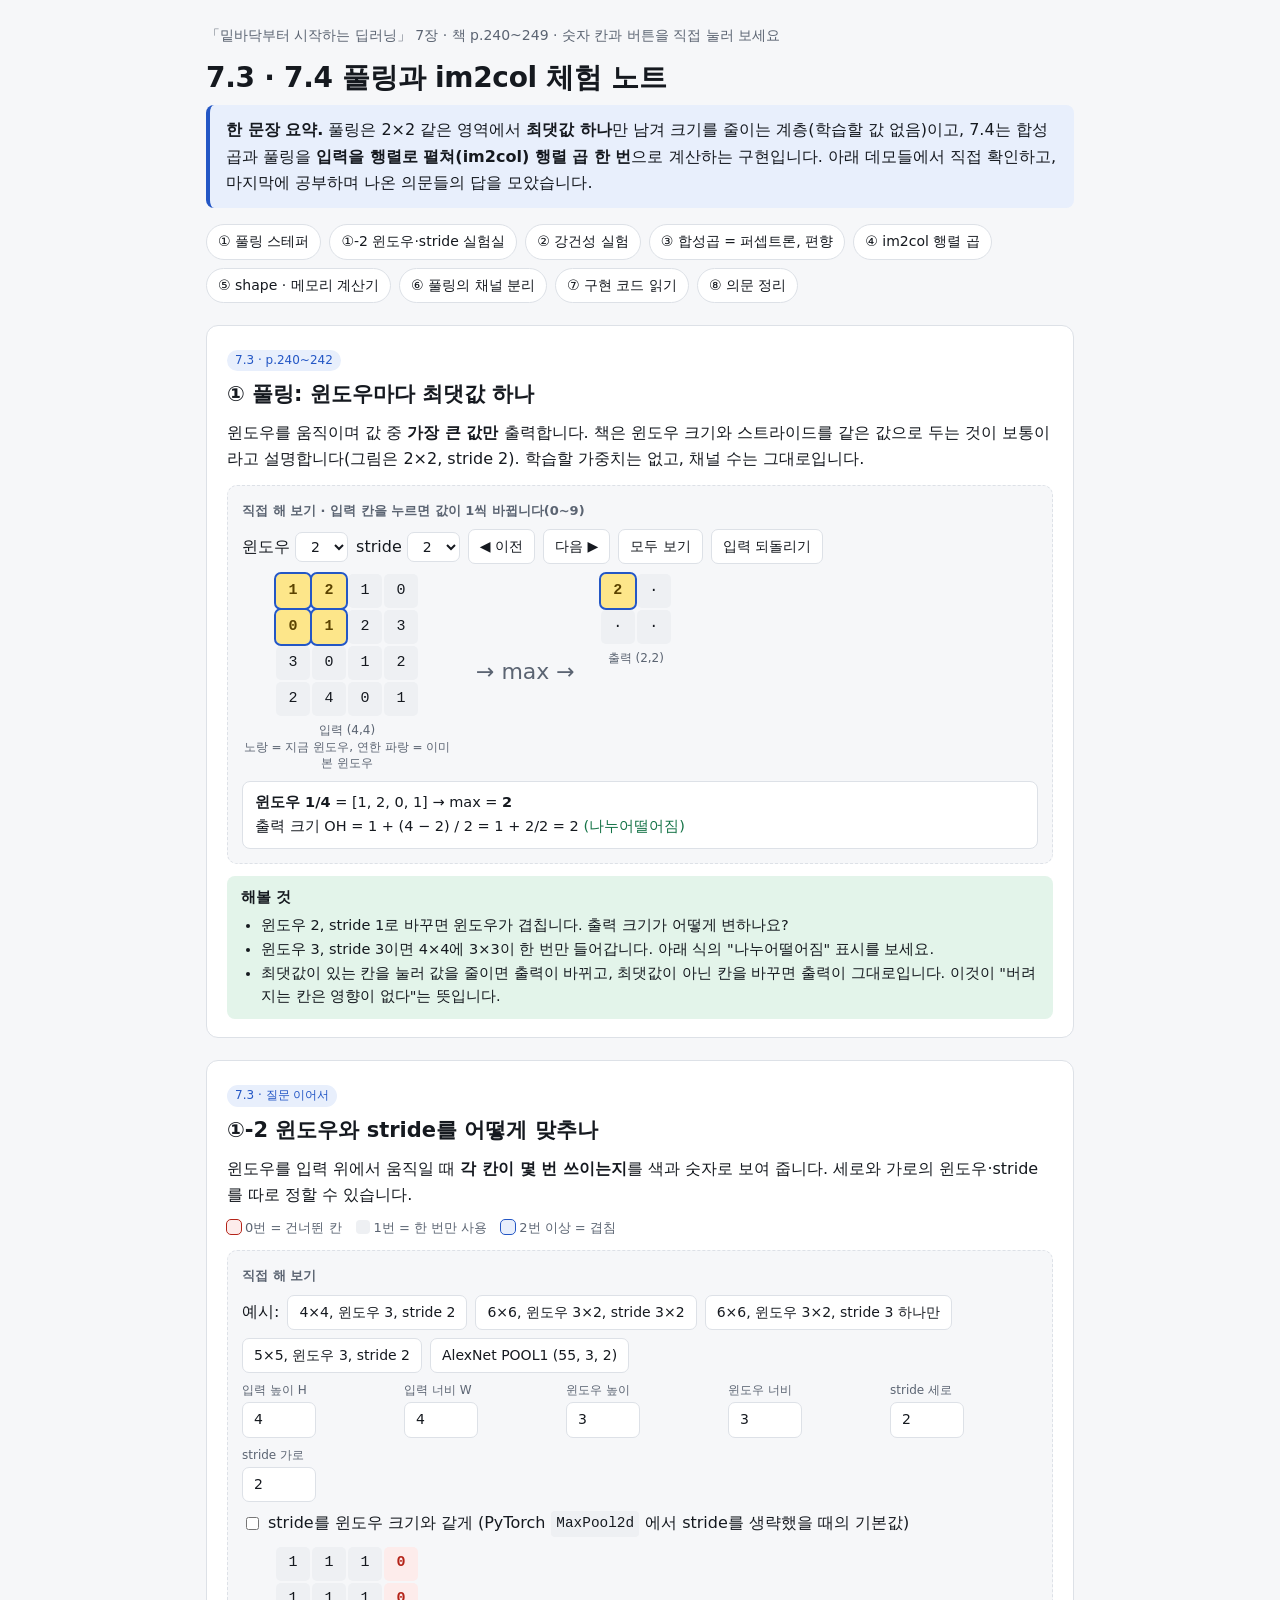
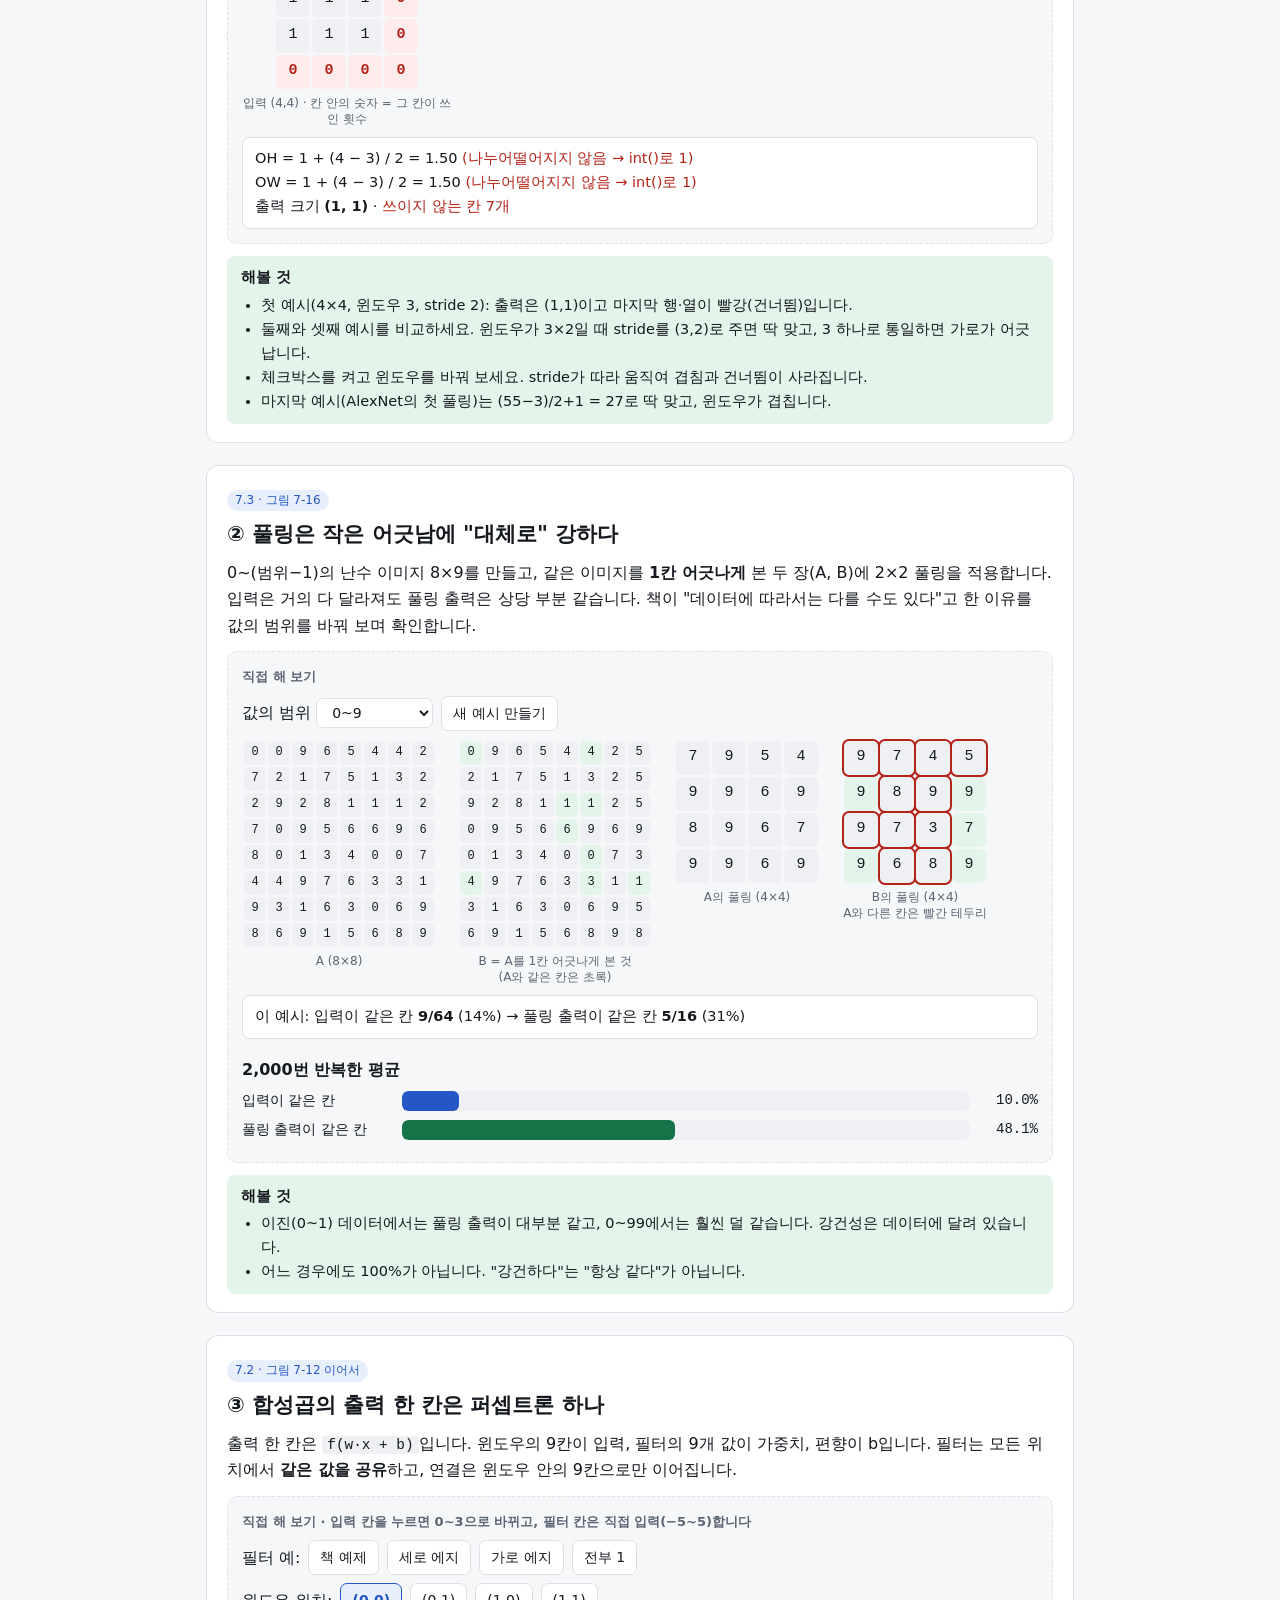
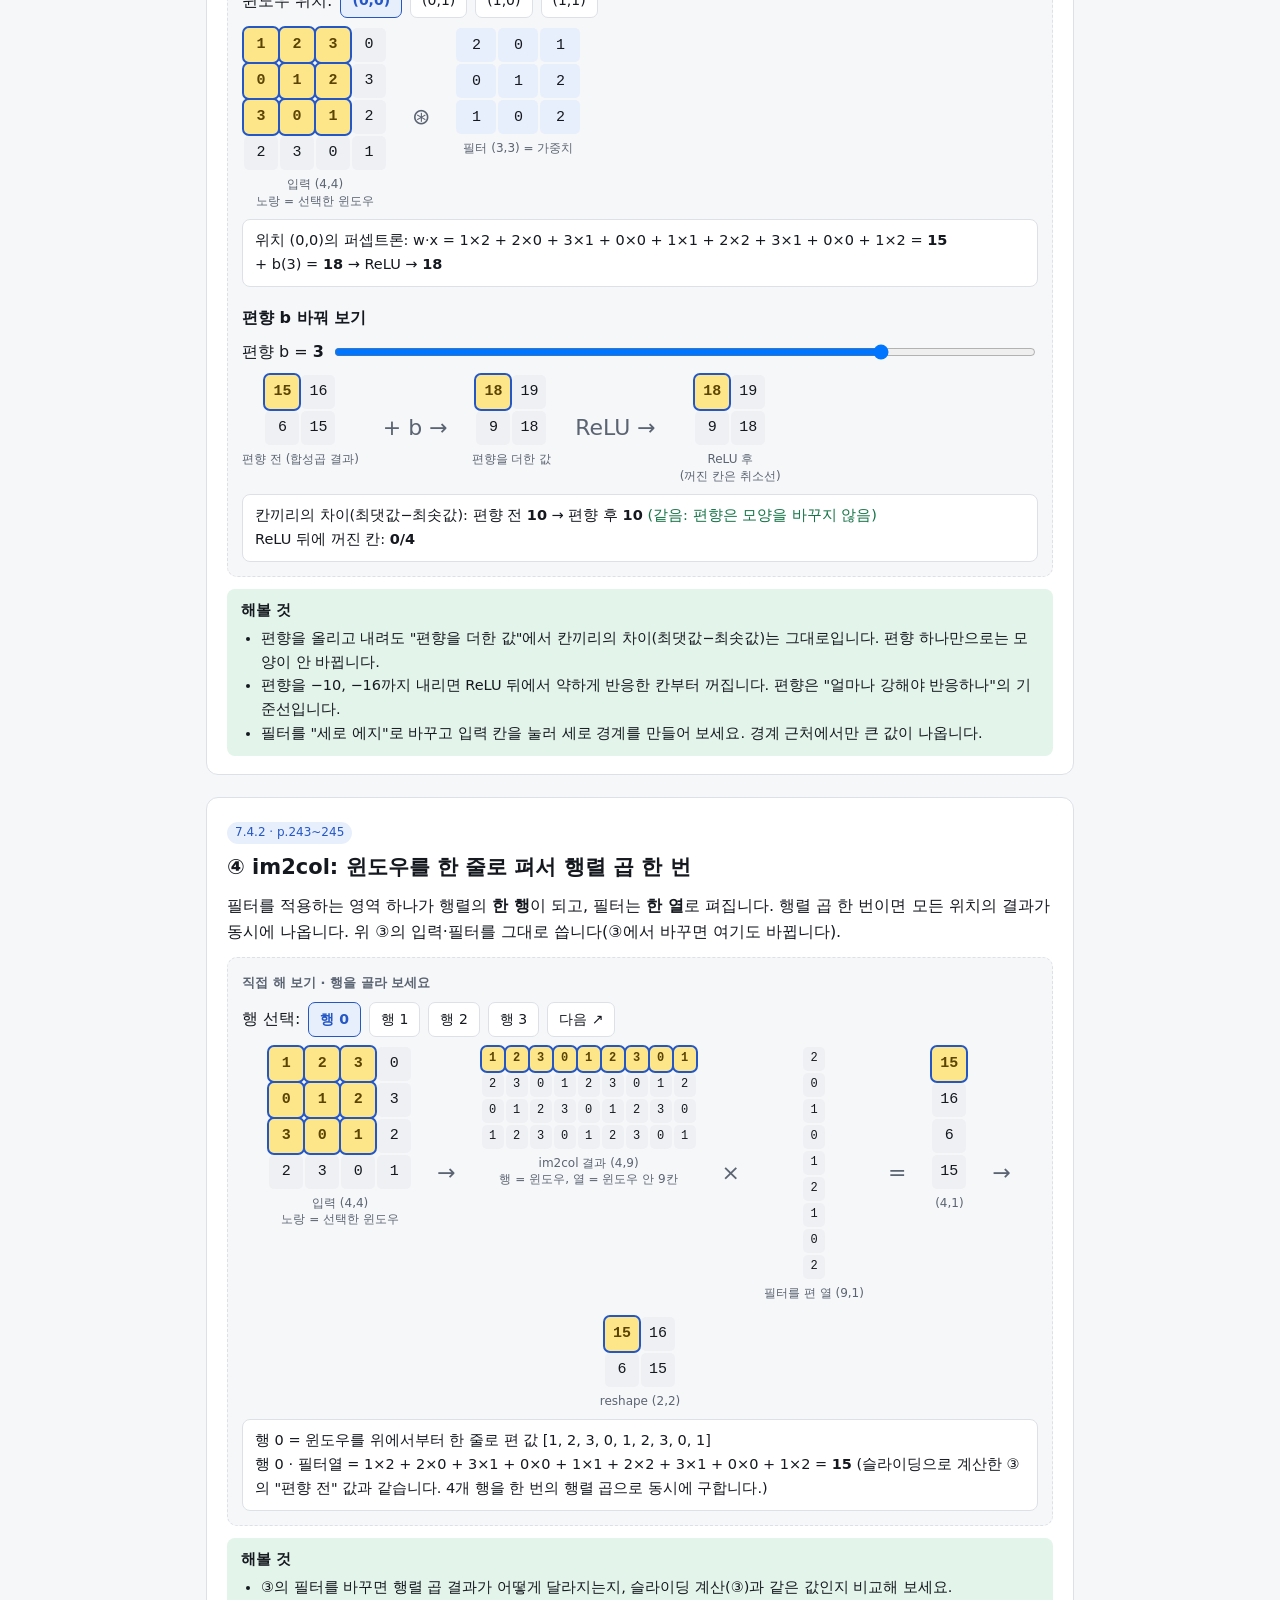
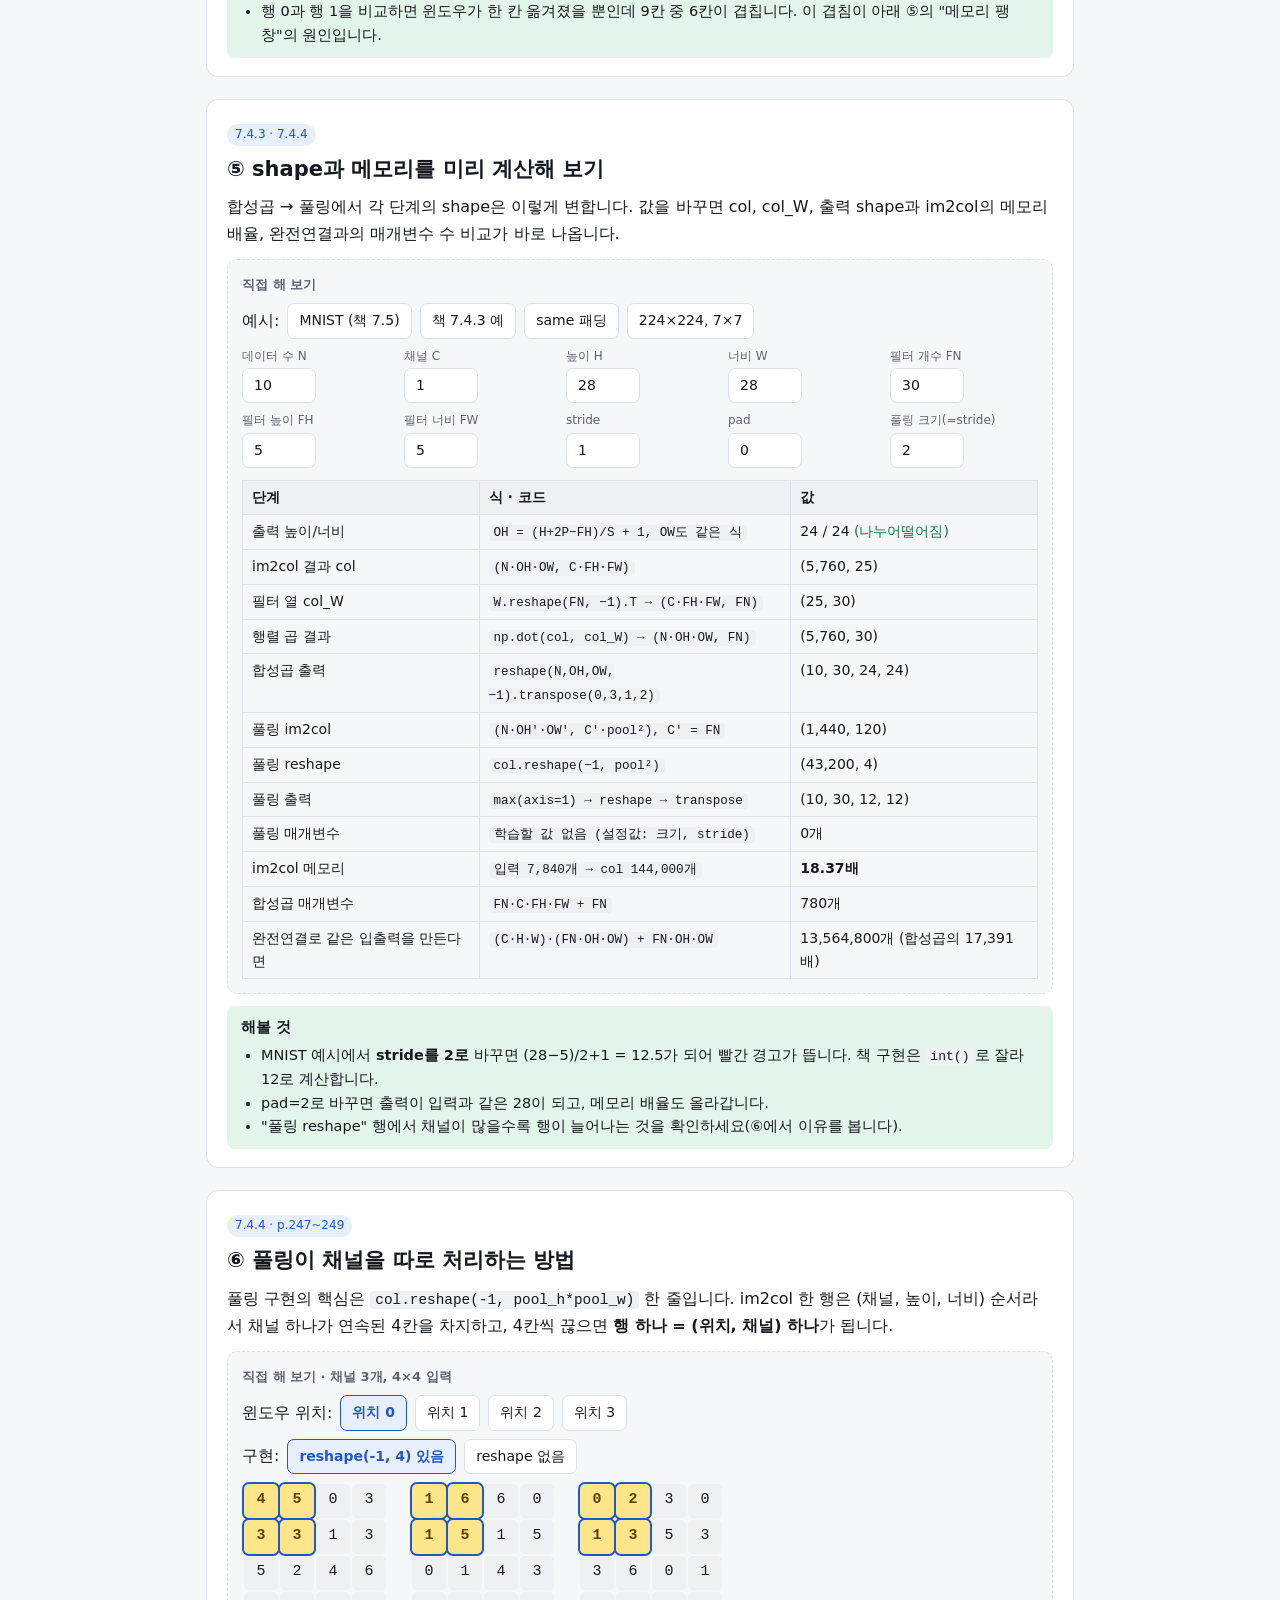
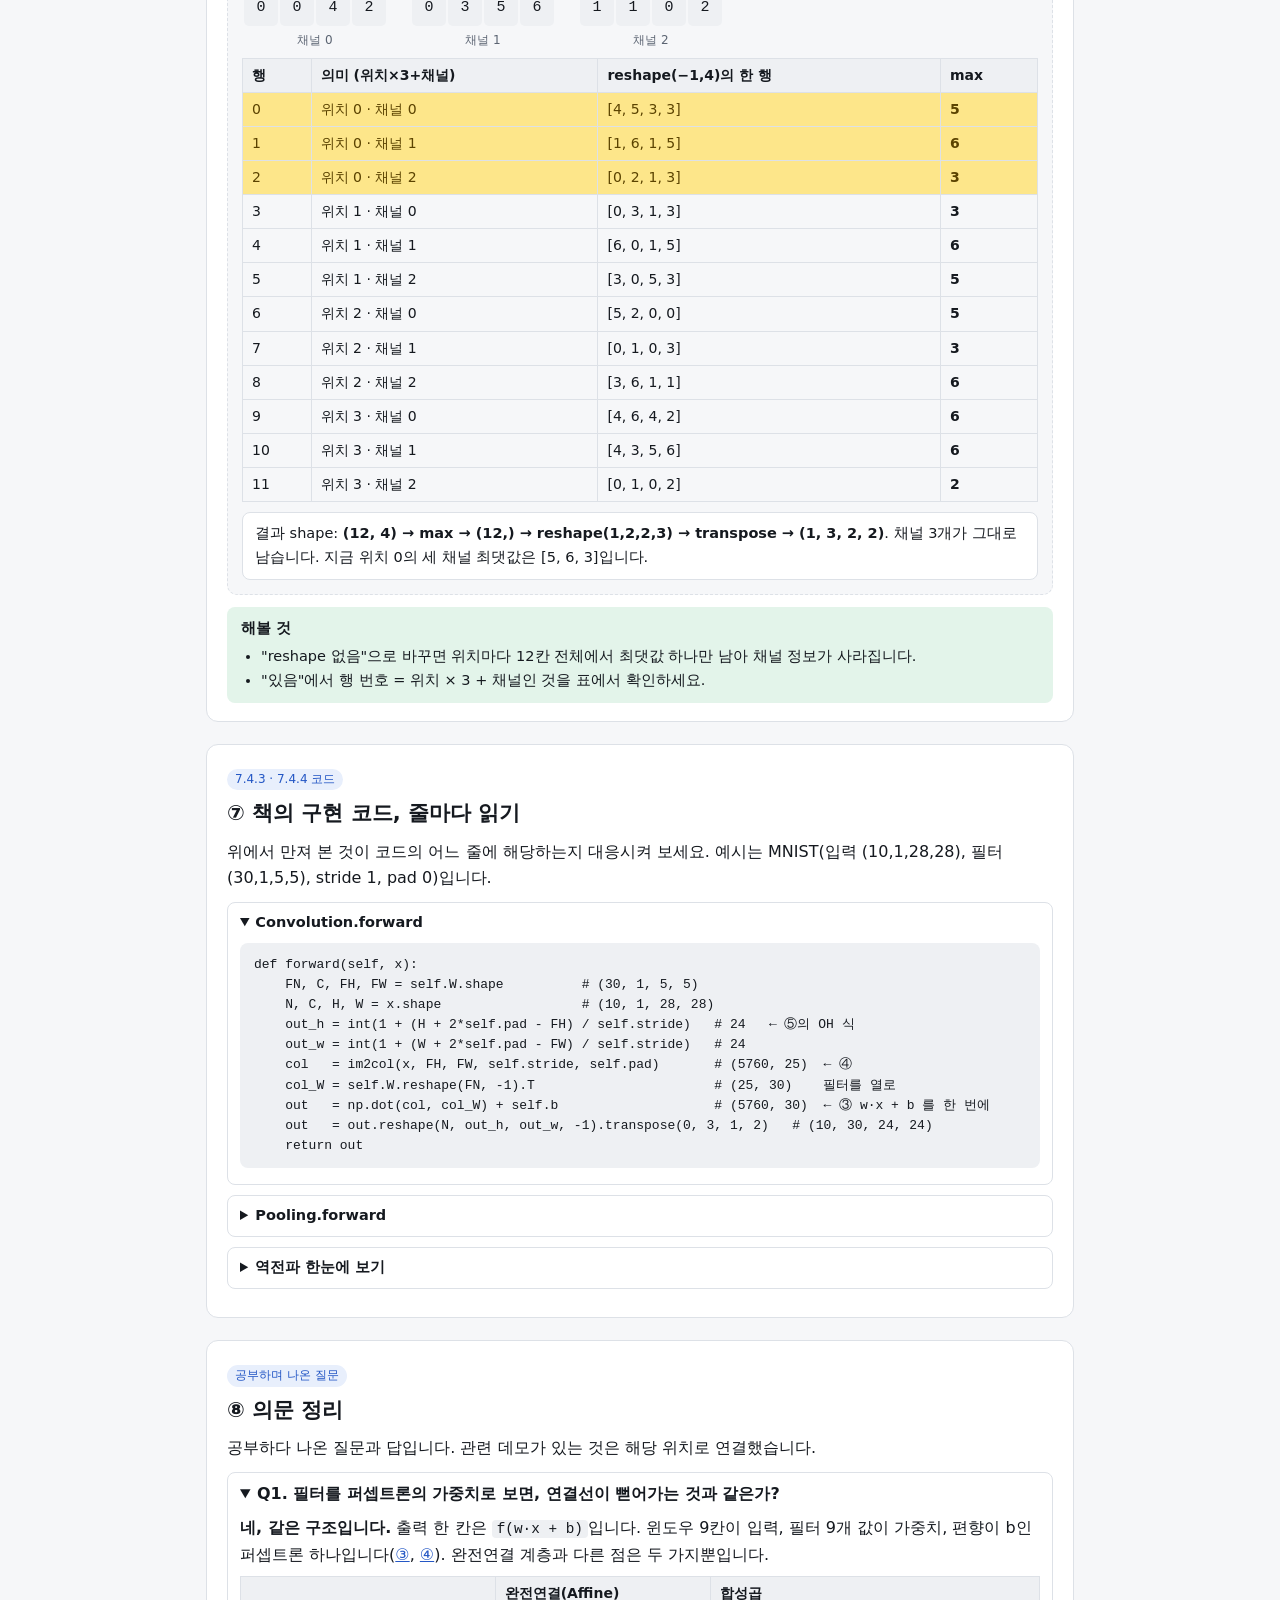
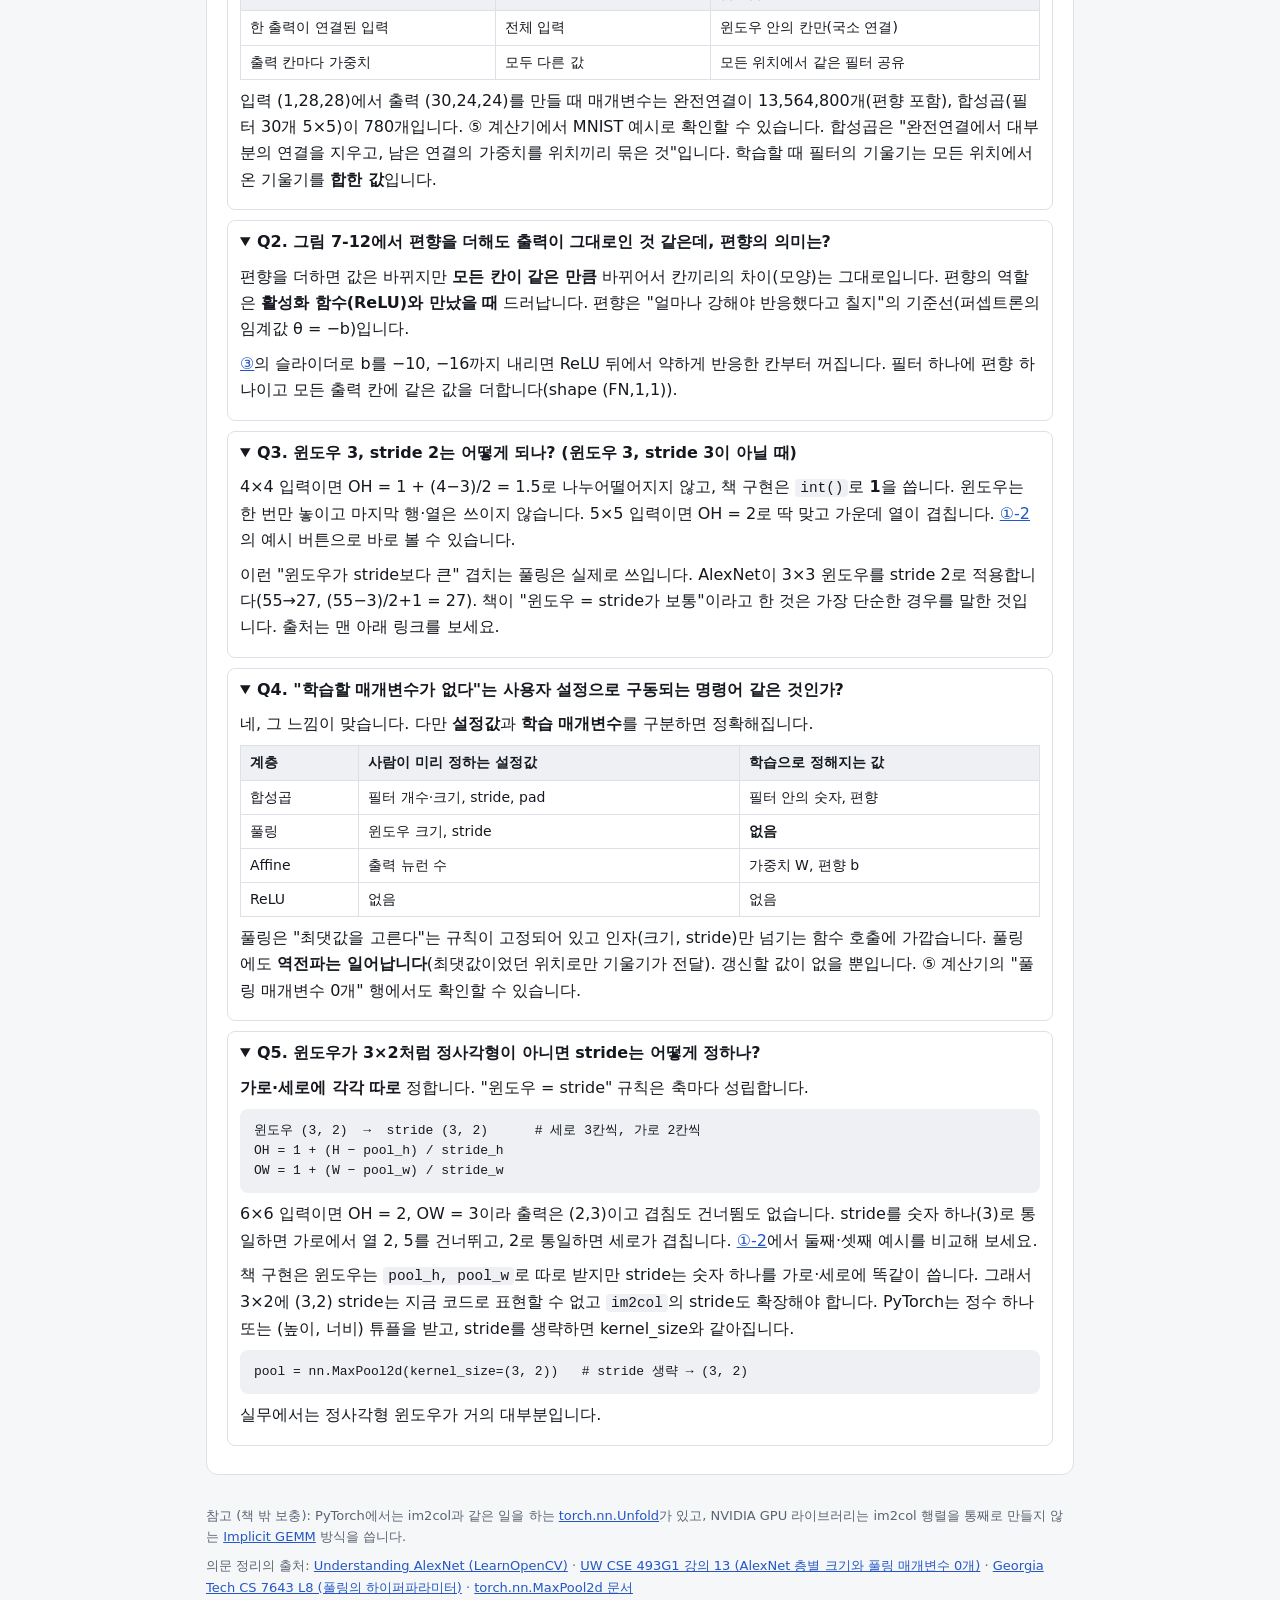
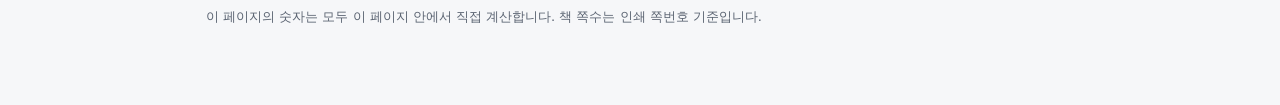
<file: week06/7.3·7.4_풀링과_im2col_체험_노트.html>
<!DOCTYPE html>
<html lang="ko">
<head>
<meta charset="utf-8">
<meta name="viewport" content="width=device-width, initial-scale=1">
<title>7.3·7.4 풀링과 im2col 체험 노트</title>
<style>
/* 레이아웃: 위에서 아래로 읽는 한 칸 단 + 절마다 "설명 → 직접 눌러 보기 → 해볼 것" 카드 */
:root{
  --bg:#f6f7f9; --surface:#ffffff; --ink:#15191f; --muted:#5b6472; --line:#dde1e7;
  --accent:#2457c5; --accent-bg:#e8effc; --hl:#fde68a; --hl-ink:#5b4300;
  --c1:#fde68a; --c2:#bfdbfe; --c3:#bbf7d0; --c4:#fecaca;
  --ok:#157347; --ok-bg:#e3f4ea; --warn:#b42318; --warn-bg:#fdeceb; --code-bg:#eef0f3;
  --sans:"Pretendard","Noto Sans KR","Malgun Gothic","Apple SD Gothic Neo",system-ui,sans-serif;
  --mono:ui-monospace,"Cascadia Mono",Consolas,"D2Coding",monospace;
}
@media (prefers-color-scheme: dark){
  :root:not([data-theme="light"]){
    --bg:#101319; --surface:#181c24; --ink:#e8ebf0; --muted:#98a2b3; --line:#2b3240;
    --accent:#8fb0ff; --accent-bg:#1c2640; --hl:#5b4a12; --hl-ink:#ffe9a8;
    --c1:#5b4a12; --c2:#1f3a5c; --c3:#1c4a35; --c4:#5a2626;
    --ok:#6fd3a0; --ok-bg:#14301f; --warn:#ff9a90; --warn-bg:#3a1b19; --code-bg:#1f2430;
    color-scheme:dark;
  }
}
:root[data-theme="dark"]{
  --bg:#101319; --surface:#181c24; --ink:#e8ebf0; --muted:#98a2b3; --line:#2b3240;
  --accent:#8fb0ff; --accent-bg:#1c2640; --hl:#5b4a12; --hl-ink:#ffe9a8;
  --c1:#5b4a12; --c2:#1f3a5c; --c3:#1c4a35; --c4:#5a2626;
  --ok:#6fd3a0; --ok-bg:#14301f; --warn:#ff9a90; --warn-bg:#3a1b19; --code-bg:#1f2430;
  color-scheme:dark;
}
*{box-sizing:border-box}
html,body{margin:0}
body{background:var(--bg);color:var(--ink);font-family:var(--sans);font-size:16px;line-height:1.65}
.wrap{max-width:900px;margin:0 auto;padding:24px 16px 80px}
h1{font-size:28px;margin:8px 0 4px;text-wrap:balance;letter-spacing:-.01em}
h2{font-size:21px;margin:0 0 4px;text-wrap:balance}
h3{font-size:16px;margin:18px 0 6px}
p{margin:8px 0}
.meta{color:var(--muted);font-size:14px}
code{font-family:var(--mono);font-size:.9em;background:var(--code-bg);padding:1px 5px;border-radius:4px}
pre{font-family:var(--mono);font-size:13px;line-height:1.55;background:var(--code-bg);padding:12px 14px;border-radius:8px;overflow-x:auto;margin:8px 0}
a{color:var(--accent)}
nav.toc{display:flex;flex-wrap:wrap;gap:8px;margin:16px 0 20px}
nav.toc a{font-size:14px;text-decoration:none;border:1px solid var(--line);background:var(--surface);padding:5px 11px;border-radius:999px;color:var(--ink)}
nav.toc a:hover{border-color:var(--accent);color:var(--accent)}
.sum{background:var(--accent-bg);border-left:4px solid var(--accent);padding:12px 16px;border-radius:8px}
section.card{background:var(--surface);border:1px solid var(--line);border-radius:12px;padding:20px 20px 18px;margin:22px 0}
.tag{display:inline-block;font-size:12px;color:var(--accent);background:var(--accent-bg);padding:1px 8px;border-radius:999px;margin-bottom:6px;font-variant-numeric:tabular-nums}
.lab{border:1px dashed var(--line);border-radius:10px;padding:14px;margin:12px 0;background:var(--bg)}
.lab>.t{font-size:13px;font-weight:600;color:var(--muted);margin-bottom:8px}
.row{display:flex;flex-wrap:wrap;gap:14px 22px;align-items:flex-start}
.col{display:flex;flex-direction:column;align-items:center;gap:4px}
.cap{font-size:12px;color:var(--muted);text-align:center;line-height:1.35;max-width:210px}
.op{font-size:22px;color:var(--muted);align-self:center;padding:0 2px}
table.g{border-collapse:separate;border-spacing:2px}
table.g td{min-width:30px;height:30px;text-align:center;font-size:14px;font-family:var(--mono);background:var(--code-bg);border-radius:5px;padding:0 3px;font-variant-numeric:tabular-nums}
table.g.big td{min-width:34px;height:34px;font-size:15px}
table.g.sm td{min-width:22px;height:24px;font-size:12px}
table.g td.c1{background:var(--c1)} table.g td.c2{background:var(--c2)}
table.g td.c3{background:var(--c3)} table.g td.c4{background:var(--c4)}
table.g td.cur{outline:2px solid var(--accent);background:var(--hl);color:var(--hl-ink);font-weight:700}
table.g td.done{background:var(--accent-bg)}
table.g td.off{color:var(--muted);text-decoration:line-through}
table.g td.diff{outline:2px solid var(--warn)}
table.g td.same{background:var(--ok-bg)}
table.g td.clk{cursor:pointer}
table.g td.clk:hover{outline:2px solid var(--accent)}
table.g td.fw{background:var(--accent-bg);padding:0}
table.g td.fw input{width:40px;height:32px;padding:0;border:0;border-radius:5px;background:transparent;text-align:center;font:inherit;font-size:15px;color:var(--ink);-moz-appearance:textfield;appearance:textfield}
table.g td.fw input::-webkit-inner-spin-button,table.g td.fw input::-webkit-outer-spin-button{-webkit-appearance:none;margin:0}
button,select,input[type=number]{font:inherit;font-size:14px;color:var(--ink);background:var(--surface);border:1px solid var(--line);border-radius:7px;padding:5px 11px}
input[type=number]{width:74px}
button{cursor:pointer}
button:hover{border-color:var(--accent)}
button.on{background:var(--accent-bg);border-color:var(--accent);color:var(--accent);font-weight:600}
button:focus-visible,select:focus-visible,input:focus-visible,summary:focus-visible,a:focus-visible{outline:2px solid var(--accent);outline-offset:2px}
.btns{display:flex;flex-wrap:wrap;gap:8px;align-items:center;margin:8px 0}
.say{background:var(--surface);border:1px solid var(--line);border-radius:8px;padding:9px 12px;font-size:14.5px;margin-top:10px;font-variant-numeric:tabular-nums;word-break:break-word}
.say b{font-weight:700}
.warn{color:var(--warn)} .ok{color:var(--ok)}
.try{background:var(--ok-bg);border-radius:8px;padding:10px 14px;font-size:14.5px;margin-top:12px}
.try b.t{display:block;margin-bottom:2px}
.try ul{margin:4px 0 0;padding-left:20px}
table.t{border-collapse:collapse;width:100%;font-size:14px;font-variant-numeric:tabular-nums}
table.t th,table.t td{border:1px solid var(--line);padding:5px 9px;text-align:left;vertical-align:top}
table.t th{background:var(--code-bg)}
.scroll{overflow-x:auto}
.bar{display:flex;align-items:center;gap:10px;margin:6px 0;font-size:14px}
.bar .lbl{width:150px;flex:none}
.bar .track{flex:1;background:var(--code-bg);border-radius:6px;height:20px;overflow:hidden;min-width:80px}
.bar .fill{height:100%;background:var(--accent);border-radius:6px}
.bar .fill.o{background:var(--ok)}
.bar .val{width:58px;text-align:right;font-family:var(--mono)}
.fld{display:grid;grid-template-columns:repeat(auto-fill,minmax(130px,1fr));gap:8px 14px}
.fld label{display:flex;flex-direction:column;font-size:12px;color:var(--muted);gap:2px}
details{border:1px solid var(--line);border-radius:8px;padding:8px 12px;margin:10px 0;background:var(--surface)}
details summary{cursor:pointer;font-weight:600;font-size:14.5px}
footer{color:var(--muted);font-size:13px;margin-top:30px}
table.g td.u0{background:var(--warn-bg);color:var(--warn);font-weight:700}
table.g td.u2{background:var(--accent-bg);color:var(--accent);font-weight:700}
table.g.tiny{border-spacing:1px}
table.g.tiny td{min-width:8px;width:8px;height:8px;font-size:0;border-radius:2px;padding:0}
.legend{display:flex;flex-wrap:wrap;gap:6px 14px;font-size:13px;color:var(--muted);margin:6px 0}
.legend i{display:inline-block;width:14px;height:14px;border-radius:4px;vertical-align:-2px;margin-right:4px;background:var(--code-bg)}
.legend i.l0{background:var(--warn-bg);outline:1px solid var(--warn)}
.legend i.l2{background:var(--accent-bg);outline:1px solid var(--accent)}
details.qa>summary{font-size:16px}
details.qa .a{margin-top:8px}
@media (max-width:520px){ .bar .lbl{width:100px} h1{font-size:23px} }
@media (prefers-reduced-motion:no-preference){ .bar .fill{transition:width .25s} }
</style>
</head>
<body>
<div class="wrap">

<div class="meta">「밑바닥부터 시작하는 딥러닝」 7장 · 책 p.240~249 · 숫자 칸과 버튼을 직접 눌러 보세요</div>
<h1>7.3 · 7.4 풀링과 im2col 체험 노트</h1>

<div class="sum"><b>한 문장 요약.</b> 풀링은 2×2 같은 영역에서 <b>최댓값 하나</b>만 남겨 크기를 줄이는 계층(학습할 값 없음)이고, 7.4는 합성곱과 풀링을 <b>입력을 행렬로 펼쳐(im2col) 행렬 곱 한 번</b>으로 계산하는 구현입니다. 아래 데모들에서 직접 확인하고, 마지막에 공부하며 나온 의문들의 답을 모았습니다.</div>

<nav class="toc" aria-label="목차">
  <a href="#pool">① 풀링 스테퍼</a>
  <a href="#stride">①-2 윈도우·stride 실험실</a>
  <a href="#robust">② 강건성 실험</a>
  <a href="#perc">③ 합성곱 = 퍼셉트론, 편향</a>
  <a href="#im2col">④ im2col 행렬 곱</a>
  <a href="#calc">⑤ shape · 메모리 계산기</a>
  <a href="#chan">⑥ 풀링의 채널 분리</a>
  <a href="#code">⑦ 구현 코드 읽기</a>
  <a href="#qa">⑧ 의문 정리</a>
</nav>

<!-- ============ ① 풀링 ============ -->
<section class="card" id="pool">
  <span class="tag">7.3 · p.240~242</span>
  <h2>① 풀링: 윈도우마다 최댓값 하나</h2>
  <p>윈도우를 움직이며 값 중 <b>가장 큰 값만</b> 출력합니다. 책은 윈도우 크기와 스트라이드를 같은 값으로 두는 것이 보통이라고 설명합니다(그림은 2×2, stride 2). 학습할 가중치는 없고, 채널 수는 그대로입니다.</p>
  <div class="lab">
    <div class="t">직접 해 보기 · 입력 칸을 누르면 값이 1씩 바뀝니다(0~9)</div>
    <div class="btns">
      <label>윈도우 <select id="ps"><option>2</option><option>3</option><option>4</option></select></label>
      <label>stride <select id="pst"><option>1</option><option selected>2</option><option>3</option><option>4</option></select></label>
      <button id="pprev">◀ 이전</button><button id="pnext">다음 ▶</button><button id="pall">모두 보기</button><button id="preset">입력 되돌리기</button>
    </div>
    <div class="row">
      <div class="col"><div id="pin"></div><div class="cap">입력 (4,4)<br>노랑 = 지금 윈도우, 연한 파랑 = 이미 본 윈도우</div></div>
      <div class="op">→ max →</div>
      <div class="col"><div id="pout"></div><div class="cap" id="poutcap">출력</div></div>
    </div>
    <div class="say" id="psay"></div>
  </div>
  <div class="try"><b class="t">해볼 것</b>
    <ul>
      <li>윈도우 2, stride 1로 바꾸면 윈도우가 겹칩니다. 출력 크기가 어떻게 변하나요?</li>
      <li>윈도우 3, stride 3이면 4×4에 3×3이 한 번만 들어갑니다. 아래 식의 "나누어떨어짐" 표시를 보세요.</li>
      <li>최댓값이 있는 칸을 눌러 값을 줄이면 출력이 바뀌고, 최댓값이 아닌 칸을 바꾸면 출력이 그대로입니다. 이것이 "버려지는 칸은 영향이 없다"는 뜻입니다.</li>
    </ul>
  </div>
</section>

<!-- ============ ①-2 윈도우·stride ============ -->
<section class="card" id="stride">
  <span class="tag">7.3 · 질문 이어서</span>
  <h2>①-2 윈도우와 stride를 어떻게 맞추나</h2>
  <p>윈도우를 입력 위에서 움직일 때 <b>각 칸이 몇 번 쓰이는지</b>를 색과 숫자로 보여 줍니다. 세로와 가로의 윈도우·stride를 따로 정할 수 있습니다.</p>
  <div class="legend"><span><i class="l0"></i>0번 = 건너뛴 칸</span><span><i></i>1번 = 한 번만 사용</span><span><i class="l2"></i>2번 이상 = 겹침</span></div>
  <div class="lab">
    <div class="t">직접 해 보기</div>
    <div class="btns">예시: <button id="sp0">4×4, 윈도우 3, stride 2</button><button id="sp1">6×6, 윈도우 3×2, stride 3×2</button><button id="sp2">6×6, 윈도우 3×2, stride 3 하나만</button><button id="sp3">5×5, 윈도우 3, stride 2</button><button id="sp4">AlexNet POOL1 (55, 3, 2)</button></div>
    <div class="fld" id="sfld">
      <label for="s_H">입력 높이 H<input type="number" id="s_H" min="1" max="60" value="4"></label>
      <label for="s_W">입력 너비 W<input type="number" id="s_W" min="1" max="60" value="4"></label>
      <label for="s_PH">윈도우 높이<input type="number" id="s_PH" min="1" max="60" value="3"></label>
      <label for="s_PW">윈도우 너비<input type="number" id="s_PW" min="1" max="60" value="3"></label>
      <label for="s_SH">stride 세로<input type="number" id="s_SH" min="1" max="60" value="2"></label>
      <label for="s_SW">stride 가로<input type="number" id="s_SW" min="1" max="60" value="2"></label>
    </div>
    <div class="btns"><label style="display:flex;gap:6px;align-items:center"><input type="checkbox" id="s_same"> stride를 윈도우 크기와 같게 (PyTorch <code>MaxPool2d</code>에서 stride를 생략했을 때의 기본값)</label></div>
    <div class="row"><div class="col"><div id="sgrid"></div><div class="cap" id="scap">입력</div></div></div>
    <div class="say" id="ssay"></div>
  </div>
  <div class="try"><b class="t">해볼 것</b>
    <ul>
      <li>첫 예시(4×4, 윈도우 3, stride 2): 출력은 (1,1)이고 마지막 행·열이 빨강(건너뜀)입니다.</li>
      <li>둘째와 셋째 예시를 비교하세요. 윈도우가 3×2일 때 stride를 (3,2)로 주면 딱 맞고, 3 하나로 통일하면 가로가 어긋납니다.</li>
      <li>체크박스를 켜고 윈도우를 바꿔 보세요. stride가 따라 움직여 겹침과 건너뜀이 사라집니다.</li>
      <li>마지막 예시(AlexNet의 첫 풀링)는 (55−3)/2+1 = 27로 딱 맞고, 윈도우가 겹칩니다.</li>
    </ul>
  </div>
</section>

<!-- ============ ② 강건성 ============ -->
<section class="card" id="robust">
  <span class="tag">7.3 · 그림 7-16</span>
  <h2>② 풀링은 작은 어긋남에 "대체로" 강하다</h2>
  <p>0~(범위−1)의 난수 이미지 8×9를 만들고, 같은 이미지를 <b>1칸 어긋나게</b> 본 두 장(A, B)에 2×2 풀링을 적용합니다. 입력은 거의 다 달라져도 풀링 출력은 상당 부분 같습니다. 책이 "데이터에 따라서는 다를 수도 있다"고 한 이유를 값의 범위를 바꿔 보며 확인합니다.</p>
  <div class="lab">
    <div class="t">직접 해 보기</div>
    <div class="btns">
      <label>값의 범위 <select id="vmax"><option value="2">0~1 (이진)</option><option value="10" selected>0~9</option><option value="100">0~99</option></select></label>
      <button id="rnew">새 예시 만들기</button>
    </div>
    <div class="row">
      <div class="col"><div id="rA"></div><div class="cap">A (8×8)</div></div>
      <div class="col"><div id="rB"></div><div class="cap">B = A를 1칸 어긋나게 본 것<br>(A와 같은 칸은 초록)</div></div>
      <div class="col"><div id="rpA"></div><div class="cap">A의 풀링 (4×4)</div></div>
      <div class="col"><div id="rpB"></div><div class="cap">B의 풀링 (4×4)<br>A와 다른 칸은 빨간 테두리</div></div>
    </div>
    <div class="say" id="rsay"></div>
    <h3>2,000번 반복한 평균</h3>
    <div id="rbars"></div>
  </div>
  <div class="try"><b class="t">해볼 것</b>
    <ul><li>이진(0~1) 데이터에서는 풀링 출력이 대부분 같고, 0~99에서는 훨씬 덜 같습니다. 강건성은 데이터에 달려 있습니다.</li><li>어느 경우에도 100%가 아닙니다. "강건하다"는 "항상 같다"가 아닙니다.</li></ul>
  </div>
</section>

<!-- ============ ③ 퍼셉트론 ============ -->
<section class="card" id="perc">
  <span class="tag">7.2 · 그림 7-12 이어서</span>
  <h2>③ 합성곱의 출력 한 칸은 퍼셉트론 하나</h2>
  <p>출력 한 칸은 <code>f(w·x + b)</code>입니다. 윈도우의 9칸이 입력, 필터의 9개 값이 가중치, 편향이 b입니다. 필터는 모든 위치에서 <b>같은 값을 공유</b>하고, 연결은 윈도우 안의 9칸으로만 이어집니다.</p>
  <div class="lab">
    <div class="t">직접 해 보기 · 입력 칸을 누르면 0~3으로 바뀌고, 필터 칸은 직접 입력(−5~5)합니다</div>
    <div class="btns">필터 예: <button id="f0">책 예제</button><button id="f1">세로 에지</button><button id="f2">가로 에지</button><button id="f3">전부 1</button></div>
    <div class="btns" id="cpos">윈도우 위치:
      <button data-k="0" class="on">(0,0)</button><button data-k="1">(0,1)</button><button data-k="2">(1,0)</button><button data-k="3">(1,1)</button></div>
    <div class="row">
      <div class="col"><div id="cX"></div><div class="cap">입력 (4,4)<br>노랑 = 선택한 윈도우</div></div>
      <div class="op">⊛</div>
      <div class="col"><div id="cF"></div><div class="cap">필터 (3,3) = 가중치</div></div>
    </div>
    <div class="say" id="csay"></div>
    <h3>편향 b 바꿔 보기</h3>
    <div class="btns"><label for="bias">편향 b = <b id="bval">3</b></label><input type="range" id="bias" min="-30" max="12" value="3" step="1" style="flex:1;min-width:160px"></div>
    <div class="row">
      <div class="col"><div id="z0"></div><div class="cap">편향 전 (합성곱 결과)</div></div>
      <div class="op">+ b →</div>
      <div class="col"><div id="z1"></div><div class="cap">편향을 더한 값</div></div>
      <div class="op">ReLU →</div>
      <div class="col"><div id="z2"></div><div class="cap">ReLU 후<br>(꺼진 칸은 취소선)</div></div>
    </div>
    <div class="say" id="bsay"></div>
  </div>
  <div class="try"><b class="t">해볼 것</b>
    <ul>
      <li>편향을 올리고 내려도 "편향을 더한 값"에서 칸끼리의 차이(최댓값−최솟값)는 그대로입니다. 편향 하나만으로는 모양이 안 바뀝니다.</li>
      <li>편향을 −10, −16까지 내리면 ReLU 뒤에서 약하게 반응한 칸부터 꺼집니다. 편향은 "얼마나 강해야 반응하나"의 기준선입니다.</li>
      <li>필터를 "세로 에지"로 바꾸고 입력 칸을 눌러 세로 경계를 만들어 보세요. 경계 근처에서만 큰 값이 나옵니다.</li>
    </ul>
  </div>
</section>

<!-- ============ ④ im2col ============ -->
<section class="card" id="im2col">
  <span class="tag">7.4.2 · p.243~245</span>
  <h2>④ im2col: 윈도우를 한 줄로 펴서 행렬 곱 한 번</h2>
  <p>필터를 적용하는 영역 하나가 행렬의 <b>한 행</b>이 되고, 필터는 <b>한 열</b>로 펴집니다. 행렬 곱 한 번이면 모든 위치의 결과가 동시에 나옵니다. 위 ③의 입력·필터를 그대로 씁니다(③에서 바꾸면 여기도 바뀝니다).</p>
  <div class="lab">
    <div class="t">직접 해 보기 · 행을 골라 보세요</div>
    <div class="btns" id="kpos">행 선택:
      <button data-k="0" class="on">행 0</button><button data-k="1">행 1</button><button data-k="2">행 2</button><button data-k="3">행 3</button><button id="knext">다음 ↗</button></div>
    <div class="row" style="justify-content:center">
      <div class="col"><div id="iX"></div><div class="cap">입력 (4,4)<br>노랑 = 선택한 윈도우</div></div>
      <div class="op">→</div>
      <div class="col"><div id="iCol"></div><div class="cap">im2col 결과 (4,9)<br>행 = 윈도우, 열 = 윈도우 안 9칸</div></div>
      <div class="op">×</div>
      <div class="col"><div id="iF"></div><div class="cap">필터를 편 열 (9,1)</div></div>
      <div class="op">=</div>
      <div class="col"><div id="iR"></div><div class="cap">(4,1)</div></div>
      <div class="op">→</div>
      <div class="col"><div id="iO"></div><div class="cap">reshape (2,2)</div></div>
    </div>
    <div class="say" id="isay"></div>
  </div>
  <div class="try"><b class="t">해볼 것</b>
    <ul><li>③의 필터를 바꾸면 행렬 곱 결과가 어떻게 달라지는지, 슬라이딩 계산(③)과 같은 값인지 비교해 보세요.</li><li>행 0과 행 1을 비교하면 윈도우가 한 칸 옮겨졌을 뿐인데 9칸 중 6칸이 겹칩니다. 이 겹침이 아래 ⑤의 "메모리 팽창"의 원인입니다.</li></ul>
  </div>
</section>

<!-- ============ ⑤ 계산기 ============ -->
<section class="card" id="calc">
  <span class="tag">7.4.3 · 7.4.4</span>
  <h2>⑤ shape과 메모리를 미리 계산해 보기</h2>
  <p>합성곱 → 풀링에서 각 단계의 shape은 이렇게 변합니다. 값을 바꾸면 col, col_W, 출력 shape과 im2col의 메모리 배율, 완전연결과의 매개변수 수 비교가 바로 나옵니다.</p>
  <div class="lab">
    <div class="t">직접 해 보기</div>
    <div class="btns">예시: <button id="pr0">MNIST (책 7.5)</button><button id="pr1">책 7.4.3 예</button><button id="pr2">same 패딩</button><button id="pr3">224×224, 7×7</button></div>
    <div class="fld" id="cfld"></div>
    <div class="scroll" style="margin-top:12px"><table class="t" id="ctab"></table></div>
  </div>
  <div class="try"><b class="t">해볼 것</b>
    <ul><li>MNIST 예시에서 <b>stride를 2로</b> 바꾸면 (28−5)/2+1 = 12.5가 되어 빨간 경고가 뜹니다. 책 구현은 <code>int()</code>로 잘라 12로 계산합니다.</li><li>pad=2로 바꾸면 출력이 입력과 같은 28이 되고, 메모리 배율도 올라갑니다.</li><li>"풀링 reshape" 행에서 채널이 많을수록 행이 늘어나는 것을 확인하세요(⑥에서 이유를 봅니다).</li></ul>
  </div>
</section>

<!-- ============ ⑥ 채널 분리 ============ -->
<section class="card" id="chan">
  <span class="tag">7.4.4 · p.247~249</span>
  <h2>⑥ 풀링이 채널을 따로 처리하는 방법</h2>
  <p>풀링 구현의 핵심은 <code>col.reshape(-1, pool_h*pool_w)</code> 한 줄입니다. im2col 한 행은 (채널, 높이, 너비) 순서라서 채널 하나가 연속된 4칸을 차지하고, 4칸씩 끊으면 <b>행 하나 = (위치, 채널) 하나</b>가 됩니다.</p>
  <div class="lab">
    <div class="t">직접 해 보기 · 채널 3개, 4×4 입력</div>
    <div class="btns" id="chpos">윈도우 위치:
      <button data-k="0" class="on">위치 0</button><button data-k="1">위치 1</button><button data-k="2">위치 2</button><button data-k="3">위치 3</button></div>
    <div class="btns" id="chmode">구현: <button data-m="with" class="on">reshape(-1, 4) 있음</button><button data-m="without">reshape 없음</button></div>
    <div class="row" id="chgrids"></div>
    <div class="scroll"><table class="t" id="chtab" style="margin-top:10px"></table></div>
    <div class="say" id="chsay"></div>
  </div>
  <div class="try"><b class="t">해볼 것</b>
    <ul><li>"reshape 없음"으로 바꾸면 위치마다 12칸 전체에서 최댓값 하나만 남아 채널 정보가 사라집니다.</li><li>"있음"에서 행 번호 = 위치 × 3 + 채널인 것을 표에서 확인하세요.</li></ul>
  </div>
</section>

<!-- ============ ⑦ 코드 ============ -->
<section class="card" id="code">
  <span class="tag">7.4.3 · 7.4.4 코드</span>
  <h2>⑦ 책의 구현 코드, 줄마다 읽기</h2>
  <p>위에서 만져 본 것이 코드의 어느 줄에 해당하는지 대응시켜 보세요. 예시는 MNIST(입력 (10,1,28,28), 필터 (30,1,5,5), stride 1, pad 0)입니다.</p>
  <details open><summary>Convolution.forward</summary>
<pre>def forward(self, x):
    FN, C, FH, FW = self.W.shape          # (30, 1, 5, 5)
    N, C, H, W = x.shape                  # (10, 1, 28, 28)
    out_h = int(1 + (H + 2*self.pad - FH) / self.stride)   # 24   ← ⑤의 OH 식
    out_w = int(1 + (W + 2*self.pad - FW) / self.stride)   # 24
    col   = im2col(x, FH, FW, self.stride, self.pad)       # (5760, 25)  ← ④
    col_W = self.W.reshape(FN, -1).T                       # (25, 30)    필터를 열로
    out   = np.dot(col, col_W) + self.b                    # (5760, 30)  ← ③ w·x + b 를 한 번에
    out   = out.reshape(N, out_h, out_w, -1).transpose(0, 3, 1, 2)   # (10, 30, 24, 24)
    return out</pre></details>
  <details><summary>Pooling.forward</summary>
<pre>def forward(self, x):
    N, C, H, W = x.shape                  # 앞 층 출력 (10, 30, 24, 24)
    out_h = int(1 + (H - self.pool_h) / self.stride)       # 12
    out_w = int(1 + (W - self.pool_w) / self.stride)       # 12
    col = im2col(x, self.pool_h, self.pool_w, self.stride, self.pad)   # (1440, 120)
    col = col.reshape(-1, self.pool_h*self.pool_w)         # (43200, 4)  ← ⑥ 채널 분리
    arg_max = np.argmax(col, axis=1)                       # 역전파용으로 최댓값 위치 저장
    out = np.max(col, axis=1)                              # (43200,)    ← ① 최댓값
    out = out.reshape(N, out_h, out_w, C).transpose(0, 3, 1, 2)   # (10, 30, 12, 12)
    return out</pre></details>
  <details><summary>역전파 한눈에 보기</summary>
    <p><b>합성곱</b>: Affine 계층과 같은 식입니다. <code>dW = colᵀ·dout</code>, <code>dcol = dout·col_Wᵀ</code>. 그 뒤 <code>col2im</code>이 겹친 칸을 <b>더해서</b> 입력 모양으로 되돌립니다(한 입력 칸이 여러 윈도우에서 쓰였으니 기울기도 합쳐야 하기 때문).</p>
    <p><b>풀링</b>: 순전파에서 저장한 <code>arg_max</code> 위치에만 <code>dout</code>을 보내고 나머지는 0입니다. ReLU의 역전파와 같은 발상입니다.</p>
  </details>
</section>

<!-- ============ ⑧ 의문 정리 ============ -->
<section class="card" id="qa">
  <span class="tag">공부하며 나온 질문</span>
  <h2>⑧ 의문 정리</h2>
  <p>공부하다 나온 질문과 답입니다. 관련 데모가 있는 것은 해당 위치로 연결했습니다.</p>

  <details class="qa" open><summary>Q1. 필터를 퍼셉트론의 가중치로 보면, 연결선이 뻗어가는 것과 같은가?</summary>
  <div class="a">
    <p><b>네, 같은 구조입니다.</b> 출력 한 칸은 <code>f(w·x + b)</code>입니다. 윈도우 9칸이 입력, 필터 9개 값이 가중치, 편향이 b인 퍼셉트론 하나입니다(<a href="#perc">③</a>, <a href="#im2col">④</a>). 완전연결 계층과 다른 점은 두 가지뿐입니다.</p>
    <table class="t"><tr><th></th><th>완전연결(Affine)</th><th>합성곱</th></tr>
      <tr><td>한 출력이 연결된 입력</td><td>전체 입력</td><td>윈도우 안의 칸만(국소 연결)</td></tr>
      <tr><td>출력 칸마다 가중치</td><td>모두 다른 값</td><td>모든 위치에서 같은 필터 공유</td></tr></table>
    <p>입력 (1,28,28)에서 출력 (30,24,24)를 만들 때 매개변수는 완전연결이 13,564,800개(편향 포함), 합성곱(필터 30개 5×5)이 780개입니다. ⑤ 계산기에서 MNIST 예시로 확인할 수 있습니다. 합성곱은 "완전연결에서 대부분의 연결을 지우고, 남은 연결의 가중치를 위치끼리 묶은 것"입니다. 학습할 때 필터의 기울기는 모든 위치에서 온 기울기를 <b>합한 값</b>입니다.</p>
  </div></details>

  <details class="qa" open><summary>Q2. 그림 7-12에서 편향을 더해도 출력이 그대로인 것 같은데, 편향의 의미는?</summary>
  <div class="a">
    <p>편향을 더하면 값은 바뀌지만 <b>모든 칸이 같은 만큼</b> 바뀌어서 칸끼리의 차이(모양)는 그대로입니다. 편향의 역할은 <b>활성화 함수(ReLU)와 만났을 때</b> 드러납니다. 편향은 "얼마나 강해야 반응했다고 칠지"의 기준선(퍼셉트론의 임계값 θ = −b)입니다.</p>
    <p><a href="#perc">③</a>의 슬라이더로 b를 −10, −16까지 내리면 ReLU 뒤에서 약하게 반응한 칸부터 꺼집니다. 필터 하나에 편향 하나이고 모든 출력 칸에 같은 값을 더합니다(shape (FN,1,1)).</p>
  </div></details>

  <details class="qa" open><summary>Q3. 윈도우 3, stride 2는 어떻게 되나? (윈도우 3, stride 3이 아닐 때)</summary>
  <div class="a">
    <p>4×4 입력이면 OH = 1 + (4−3)/2 = 1.5로 나누어떨어지지 않고, 책 구현은 <code>int()</code>로 <b>1</b>을 씁니다. 윈도우는 한 번만 놓이고 마지막 행·열은 쓰이지 않습니다. 5×5 입력이면 OH = 2로 딱 맞고 가운데 열이 겹칩니다. <a href="#stride">①-2</a>의 예시 버튼으로 바로 볼 수 있습니다.</p>
    <p>이런 "윈도우가 stride보다 큰" 겹치는 풀링은 실제로 쓰입니다. AlexNet이 3×3 윈도우를 stride 2로 적용합니다(55→27, (55−3)/2+1 = 27). 책이 "윈도우 = stride가 보통"이라고 한 것은 가장 단순한 경우를 말한 것입니다. 출처는 맨 아래 링크를 보세요.</p>
  </div></details>

  <details class="qa" open><summary>Q4. "학습할 매개변수가 없다"는 사용자 설정으로 구동되는 명령어 같은 것인가?</summary>
  <div class="a">
    <p>네, 그 느낌이 맞습니다. 다만 <b>설정값</b>과 <b>학습 매개변수</b>를 구분하면 정확해집니다.</p>
    <table class="t"><tr><th>계층</th><th>사람이 미리 정하는 설정값</th><th>학습으로 정해지는 값</th></tr>
      <tr><td>합성곱</td><td>필터 개수·크기, stride, pad</td><td>필터 안의 숫자, 편향</td></tr>
      <tr><td>풀링</td><td>윈도우 크기, stride</td><td><b>없음</b></td></tr>
      <tr><td>Affine</td><td>출력 뉴런 수</td><td>가중치 W, 편향 b</td></tr>
      <tr><td>ReLU</td><td>없음</td><td>없음</td></tr></table>
    <p>풀링은 "최댓값을 고른다"는 규칙이 고정되어 있고 인자(크기, stride)만 넘기는 함수 호출에 가깝습니다. 풀링에도 <b>역전파는 일어납니다</b>(최댓값이었던 위치로만 기울기가 전달). 갱신할 값이 없을 뿐입니다. ⑤ 계산기의 "풀링 매개변수 0개" 행에서도 확인할 수 있습니다.</p>
  </div></details>

  <details class="qa" open><summary>Q5. 윈도우가 3×2처럼 정사각형이 아니면 stride는 어떻게 정하나?</summary>
  <div class="a">
    <p><b>가로·세로에 각각 따로</b> 정합니다. "윈도우 = stride" 규칙은 축마다 성립합니다.</p>
<pre>윈도우 (3, 2)  →  stride (3, 2)      # 세로 3칸씩, 가로 2칸씩
OH = 1 + (H − pool_h) / stride_h
OW = 1 + (W − pool_w) / stride_w</pre>
    <p>6×6 입력이면 OH = 2, OW = 3이라 출력은 (2,3)이고 겹침도 건너뜀도 없습니다. stride를 숫자 하나(3)로 통일하면 가로에서 열 2, 5를 건너뛰고, 2로 통일하면 세로가 겹칩니다. <a href="#stride">①-2</a>에서 둘째·셋째 예시를 비교해 보세요.</p>
    <p>책 구현은 윈도우는 <code>pool_h, pool_w</code>로 따로 받지만 stride는 숫자 하나를 가로·세로에 똑같이 씁니다. 그래서 3×2에 (3,2) stride는 지금 코드로 표현할 수 없고 <code>im2col</code>의 stride도 확장해야 합니다. PyTorch는 정수 하나 또는 (높이, 너비) 튜플을 받고, stride를 생략하면 kernel_size와 같아집니다.</p>
<pre>pool = nn.MaxPool2d(kernel_size=(3, 2))   # stride 생략 → (3, 2)</pre>
    <p>실무에서는 정사각형 윈도우가 거의 대부분입니다.</p>
  </div></details>
</section>

<footer>
  <p>참고 (책 밖 보충): PyTorch에서는 im2col과 같은 일을 하는 <a href="https://docs.pytorch.org/docs/main/generated/torch.nn.Unfold.html">torch.nn.Unfold</a>가 있고, NVIDIA GPU 라이브러리는 im2col 행렬을 통째로 만들지 않는 <a href="https://docs.nvidia.com/cutlass/latest/media/docs/cpp/implicit_gemm_convolution.html">Implicit GEMM</a> 방식을 씁니다.</p>
  <p>의문 정리의 출처:
  <a href="https://learnopencv.com/understanding-alexnet">Understanding AlexNet (LearnOpenCV)</a> ·
  <a href="https://courses.cs.washington.edu/courses/cse493g1/23sp/schedule/lectures/lecture13.pdf">UW CSE 493G1 강의 13 (AlexNet 층별 크기와 풀링 매개변수 0개)</a> ·
  <a href="https://sites.cc.gatech.edu/classes/AY2025/cs7643_fall/assets/L8_CNN.pdf">Georgia Tech CS 7643 L8 (풀링의 하이퍼파라미터)</a> ·
  <a href="https://docs.pytorch.org/docs/main/generated/torch.nn.MaxPool2d.html">torch.nn.MaxPool2d 문서</a></p>
  <p>이 페이지의 숫자는 모두 이 페이지 안에서 직접 계산합니다. 책 쪽수는 인쇄 쪽번호 기준입니다.</p>
</footer>
</div>

<script>
"use strict";
const $ = id => document.getElementById(id);
const fmt = n => n.toLocaleString('ko-KR');

/* 2차원 배열을 표로 그린다. cls(i,j)는 칸의 클래스 문자열을 돌려준다. */
function grid(v, cls, size){
  let h = '<table class="g ' + (size||'') + '">';
  for(let i=0;i<v.length;i++){
    h += '<tr>';
    for(let j=0;j<v[i].length;j++){
      h += '<td class="' + (cls ? cls(i,j) : '') + '" data-i="' + i + '" data-j="' + j + '">' + v[i][j] + '</td>';
    }
    h += '</tr>';
  }
  return h + '</table>';
}
function setActive(container, attr, val){
  container.querySelectorAll('button[data-'+attr+']').forEach(b => b.classList.toggle('on', b.dataset[attr] === String(val)));
}

/* ============ ① 풀링 스테퍼 ============ */
const P_INIT = [[1,2,1,0],[0,1,2,3],[3,0,1,2],[2,4,0,1]];
let P = P_INIT.map(r => r.slice()), ps = 2, pst = 2, pstep = 0, pshowAll = false;

function pRender(){
  const oh = Math.floor((4 - ps)/pst) + 1, exact = ((4 - ps) % pst === 0), n = oh*oh;
  if(pstep >= n) pstep = n - 1;
  const win = k => ({r: Math.floor(k/oh)*pst, c: (k%oh)*pst});
  const inWin = (k,i,j) => { const w = win(k); return i>=w.r && i<w.r+ps && j>=w.c && j<w.c+ps; };
  const maxOf = k => { const w = win(k); let m = -1; for(let a=0;a<ps;a++) for(let b=0;b<ps;b++) m = Math.max(m, P[w.r+a][w.c+b]); return m; };
  const last = pshowAll ? n - 1 : pstep;
  $('pin').innerHTML = grid(P, (i,j) => {
    let c = 'clk big';
    if(!pshowAll && inWin(pstep,i,j)) c += ' cur';
    else { for(let k=0;k<=last;k++) if(inWin(k,i,j)) { c += ' done'; break; } }
    return c;
  }, 'big');
  const o = [];
  for(let a=0;a<oh;a++){ o.push([]); for(let b=0;b<oh;b++){ const k = a*oh+b; o[a].push(k <= last ? maxOf(k) : '·'); } }
  $('pout').innerHTML = grid(o, (i,j) => (!pshowAll && i*oh+j === pstep) ? 'cur' : '', 'big');
  $('poutcap').textContent = '출력 (' + oh + ',' + oh + ')';
  const w = win(pstep), vals = [];
  for(let a=0;a<ps;a++) for(let b=0;b<ps;b++) vals.push(P[w.r+a][w.c+b]);
  let s = '<b>윈도우 ' + (pstep+1) + '/' + n + '</b> = [' + vals.join(', ') + '] → max = <b>' + maxOf(pstep) + '</b><br>' +
          '출력 크기 OH = 1 + (4 − ' + ps + ') / ' + pst + ' = 1 + ' + (4-ps) + '/' + pst + ' = ' + (1 + (4-ps)/pst).toFixed(2).replace(/\.00$/,'');
  s += exact ? ' <span class="ok">(나누어떨어짐)</span>' : ' <span class="warn">(나누어떨어지지 않음 → 책 구현은 int()로 ' + oh + '으로 자르고, 끝의 일부 칸은 쓰이지 않음)</span>';
  if(ps !== pst) s += '<br>윈도우 크기 ≠ stride입니다. 책은 보통 같은 값으로 둡니다' + (pst < ps ? '(지금은 윈도우가 겹칩니다)' : '(지금은 건너뛰는 칸이 있습니다)') + '.';
  $('psay').innerHTML = s;
}
$('ps').onchange = e => { ps = +e.target.value; pstep = 0; pshowAll = false; pRender(); };
$('pst').onchange = e => { pst = +e.target.value; pstep = 0; pshowAll = false; pRender(); };
$('pprev').onclick = () => { pshowAll = false; pstep = Math.max(0, pstep-1); pRender(); };
$('pnext').onclick = () => { pshowAll = false; pstep++; pRender(); };
$('pall').onclick = () => { pshowAll = true; pRender(); };
$('preset').onclick = () => { P = P_INIT.map(r => r.slice()); pstep = 0; pshowAll = false; pRender(); };
$('pin').onclick = e => { const t = e.target.closest('td'); if(!t) return; const i = +t.dataset.i, j = +t.dataset.j; P[i][j] = (P[i][j] + 1) % 10; pRender(); };

/* ============ ② 강건성 실험 ============ */
function mulberry(a){ return function(){ a |= 0; a = a + 0x6D2B79F5 | 0; let t = Math.imul(a ^ a>>>15, 1|a); t = t + Math.imul(t ^ t>>>7, 61|t) ^ t; return ((t ^ t>>>14)>>>0) / 4294967296; }; }
function rSample(rng, vmax){ const a = []; for(let i=0;i<8;i++){ a.push([]); for(let j=0;j<9;j++) a[i].push(Math.floor(rng()*vmax)); } return a; }
function rCols(M, off){ return M.map(r => r.slice(off, off+8)); }
function pool2(A){ const o = []; for(let i=0;i<4;i++){ o.push([]); for(let j=0;j<4;j++){ let m = -1; for(let a=0;a<2;a++) for(let b=0;b<2;b++) m = Math.max(m, A[2*i+a][2*j+b]); o[i].push(m); } } return o; }
let rSeed = 7;
function rRender(){
  const vmax = +$('vmax').value, rng = mulberry(rSeed);
  const M = rSample(rng, vmax), A = rCols(M, 0), B = rCols(M, 1), pa = pool2(A), pb = pool2(B);
  let sIn = 0, sOut = 0;
  for(let i=0;i<8;i++) for(let j=0;j<8;j++) if(A[i][j] === B[i][j]) sIn++;
  for(let i=0;i<4;i++) for(let j=0;j<4;j++) if(pa[i][j] === pb[i][j]) sOut++;
  $('rA').innerHTML = grid(A, null, 'sm');
  $('rB').innerHTML = grid(B, (i,j) => A[i][j] === B[i][j] ? 'same' : '', 'sm');
  $('rpA').innerHTML = grid(pa, null, 'big');
  $('rpB').innerHTML = grid(pb, (i,j) => pa[i][j] === pb[i][j] ? 'same' : 'diff', 'big');
  $('rsay').innerHTML = '이 예시: 입력이 같은 칸 <b>' + sIn + '/64</b> (' + Math.round(sIn/64*100) + '%) → 풀링 출력이 같은 칸 <b>' + sOut + '/16</b> (' + Math.round(sOut/16*100) + '%)';
  const rng2 = mulberry(12345), T = 2000; let tin = 0, tout = 0;
  for(let t=0;t<T;t++){
    const m = rSample(rng2, vmax), a = rCols(m,0), b = rCols(m,1), x = pool2(a), y = pool2(b);
    for(let i=0;i<8;i++) for(let j=0;j<8;j++) if(a[i][j] === b[i][j]) tin++;
    for(let i=0;i<4;i++) for(let j=0;j<4;j++) if(x[i][j] === y[i][j]) tout++;
  }
  const pin = tin/(T*64)*100, pout = tout/(T*16)*100;
  $('rbars').innerHTML =
    '<div class="bar"><span class="lbl">입력이 같은 칸</span><span class="track"><span class="fill" style="width:' + pin + '%;display:block"></span></span><span class="val">' + pin.toFixed(1) + '%</span></div>' +
    '<div class="bar"><span class="lbl">풀링 출력이 같은 칸</span><span class="track"><span class="fill o" style="width:' + pout + '%;display:block"></span></span><span class="val">' + pout.toFixed(1) + '%</span></div>';
}
$('vmax').onchange = rRender;
$('rnew').onclick = () => { rSeed++; rRender(); };

/* ============ ③ 퍼셉트론과 편향 / ④ im2col (입력·필터 공유) ============ */
const X = [[1,2,3,0],[0,1,2,3],[3,0,1,2],[2,3,0,1]];
const F = [[2,0,1],[0,1,2],[1,0,2]];
const FPRESET = [
  [[2,0,1],[0,1,2],[1,0,2]],
  [[1,0,-1],[1,0,-1],[1,0,-1]],
  [[1,1,1],[0,0,0],[-1,-1,-1]],
  [[1,1,1],[1,1,1],[1,1,1]]
];
let csel = 0, ksel = 0, bias = 3;
const posOf = k => ({r: Math.floor(k/2), c: k%2});
function sumAt(k){ const p = posOf(k); let s = 0; for(let i=0;i<3;i++) for(let j=0;j<3;j++) s += X[p.r+i][p.c+j]*F[i][j]; return s; }
const Z = () => [0,1,2,3].map(sumAt);

function buildFilterInputs(){
  let h = '<table class="g big">';
  for(let i=0;i<3;i++){ h += '<tr>'; for(let j=0;j<3;j++) h += '<td class="fw"><input type="number" min="-5" max="5" step="1" id="fw' + i + j + '" value="' + F[i][j] + '" aria-label="필터 ' + i + ',' + j + '"></td>'; h += '</tr>'; }
  $('cF').innerHTML = h + '</table>';
  for(let i=0;i<3;i++) for(let j=0;j<3;j++){
    $('fw'+i+j).addEventListener('input', e => { let v = parseInt(e.target.value, 10); if(isNaN(v)) v = 0; F[i][j] = Math.max(-5, Math.min(5, v)); renderCompute(); renderIm2col(); });
  }
}
function setFilter(idx){
  for(let i=0;i<3;i++) for(let j=0;j<3;j++){ F[i][j] = FPRESET[idx][i][j]; $('fw'+i+j).value = F[i][j]; }
  renderCompute(); renderIm2col();
}
function renderCompute(){
  const p = posOf(csel);
  $('cX').innerHTML = grid(X, (i,j) => 'clk big' + ((i>=p.r && i<p.r+3 && j>=p.c && j<p.c+3) ? ' cur' : ''), 'big');
  const terms = [], z = sumAt(csel);
  for(let i=0;i<3;i++) for(let j=0;j<3;j++) terms.push(X[p.r+i][p.c+j] + '×' + (F[i][j] < 0 ? '(' + F[i][j] + ')' : F[i][j]));
  $('csay').innerHTML = '위치 (' + p.r + ',' + p.c + ')의 퍼셉트론: w·x = ' + terms.join(' + ') + ' = <b>' + z + '</b><br>+ b(' + bias + ') = <b>' + (z + bias) + '</b> → ReLU → <b>' + Math.max(0, z + bias) + '</b>';
  const zs = Z(), zb = zs.map(v => v + bias), za = zb.map(v => Math.max(0, v));
  const to2 = a => [[a[0],a[1]],[a[2],a[3]]];
  $('z0').innerHTML = grid(to2(zs), (i,j) => (i*2+j === csel) ? 'cur' : '', 'big');
  $('z1').innerHTML = grid(to2(zb), (i,j) => (i*2+j === csel) ? 'cur' : '', 'big');
  $('z2').innerHTML = grid(to2(za), (i,j) => ((i*2+j === csel) ? 'cur ' : '') + (za[i*2+j] === 0 ? 'off' : ''), 'big');
  const spread0 = Math.max(...zs) - Math.min(...zs), spread1 = Math.max(...zb) - Math.min(...zb), off = za.filter(v => v === 0).length;
  $('bval').textContent = bias;
  $('bsay').innerHTML = '칸끼리의 차이(최댓값−최솟값): 편향 전 <b>' + spread0 + '</b> → 편향 후 <b>' + spread1 + '</b> ' + (spread0 === spread1 ? '<span class="ok">(같음: 편향은 모양을 바꾸지 않음)</span>' : '') +
    '<br>ReLU 뒤에 꺼진 칸: <b>' + off + '/4</b>' + (off > 0 ? ' <span class="warn">(편향이 낮아 약한 반응이 사라짐)</span>' : '');
}
$('cpos').onclick = e => { const b = e.target.closest('button[data-k]'); if(!b) return; csel = +b.dataset.k; setActive($('cpos'), 'k', csel); renderCompute(); };
$('cX').onclick = e => { const t = e.target.closest('td'); if(!t) return; const i = +t.dataset.i, j = +t.dataset.j; X[i][j] = (X[i][j] + 1) % 4; renderCompute(); renderIm2col(); };
$('bias').oninput = e => { bias = +e.target.value; renderCompute(); };
['f0','f1','f2','f3'].forEach((id, idx) => $(id).onclick = () => setFilter(idx));

function colRows(){ const rows = []; for(let q=0;q<4;q++){ const p = posOf(q), r = []; for(let i=0;i<3;i++) for(let j=0;j<3;j++) r.push(X[p.r+i][p.c+j]); rows.push(r); } return rows; }
function renderIm2col(){
  const p = posOf(ksel), rows = colRows(), fv = [].concat(F[0], F[1], F[2]), res = Z();
  $('iX').innerHTML = grid(X, (i,j) => (i>=p.r && i<p.r+3 && j>=p.c && j<p.c+3) ? 'cur' : '', 'big');
  $('iCol').innerHTML = grid(rows, (i,j) => i === ksel ? 'cur' : '', 'sm');
  $('iF').innerHTML = grid(fv.map(v => [v]), null, 'sm');
  $('iR').innerHTML = grid(res.map(v => [v]), (i) => i === ksel ? 'cur' : '', 'big');
  $('iO').innerHTML = grid([[res[0],res[1]],[res[2],res[3]]], (i,j) => (i*2+j === ksel) ? 'cur' : '', 'big');
  const terms = rows[ksel].map((v,t) => v + '×' + (fv[t] < 0 ? '(' + fv[t] + ')' : fv[t]));
  $('isay').innerHTML = '행 ' + ksel + ' = 윈도우를 위에서부터 한 줄로 편 값 [' + rows[ksel].join(', ') + ']<br>행 ' + ksel + ' · 필터열 = ' + terms.join(' + ') + ' = <b>' + res[ksel] + '</b> (슬라이딩으로 계산한 ③의 "편향 전" 값과 같습니다. 4개 행을 한 번의 행렬 곱으로 동시에 구합니다.)';
}
$('kpos').onclick = e => {
  if(e.target.id === 'knext'){ ksel = (ksel + 1) % 4; }
  else { const b = e.target.closest('button[data-k]'); if(!b) return; ksel = +b.dataset.k; }
  setActive($('kpos'), 'k', ksel); renderIm2col();
};

/* ============ ⑤ shape · 메모리 계산기 ============ */
const FIELDS = [['N','데이터 수 N',10],['C','채널 C',1],['H','높이 H',28],['W','너비 W',28],['FN','필터 개수 FN',30],['FH','필터 높이 FH',5],['FW','필터 너비 FW',5],['S','stride',1],['PAD','pad',0],['PL','풀링 크기(=stride)',2]];
const PRESETS = [
  {N:10,C:1,H:28,W:28,FN:30,FH:5,FW:5,S:1,PAD:0,PL:2},
  {N:10,C:3,H:7,W:7,FN:10,FH:5,FW:5,S:1,PAD:0,PL:2},
  {N:1,C:3,H:32,W:32,FN:16,FH:3,FW:3,S:1,PAD:1,PL:2},
  {N:1,C:3,H:224,W:224,FN:64,FH:7,FW:7,S:2,PAD:3,PL:2}
];
function buildCalc(){
  $('cfld').innerHTML = FIELDS.map(f => '<label for="c_' + f[0] + '">' + f[1] + '<input type="number" id="c_' + f[0] + '" min="' + (f[0]==='PAD'?0:1) + '" value="' + f[2] + '"></label>').join('');
  FIELDS.forEach(f => $('c_'+f[0]).addEventListener('input', calcRender));
}
function setPreset(i){ FIELDS.forEach(f => $('c_'+f[0]).value = PRESETS[i][f[0]]); calcRender(); }
function calcRender(){
  const v = {}; FIELDS.forEach(f => { let x = parseInt($('c_'+f[0]).value, 10); if(isNaN(x) || x < (f[0]==='PAD'?0:1)) x = (f[0]==='PAD'?0:1); v[f[0]] = x; });
  const rawH = (v.H + 2*v.PAD - v.FH)/v.S + 1, rawW = (v.W + 2*v.PAD - v.FW)/v.S + 1;
  const oh = Math.floor(rawH), ow = Math.floor(rawW), ok = Number.isInteger(rawH) && Number.isInteger(rawW);
  if(oh < 1 || ow < 1){ $('ctab').innerHTML = '<tr><td class="warn">필터가 입력(패딩 포함)보다 커서 출력이 없습니다. 필터 크기나 pad를 조정하세요.</td></tr>'; return; }
  const rows = v.N*oh*ow, cols = v.C*v.FH*v.FW;
  const poh = Math.floor((oh - v.PL)/v.PL) + 1, pow_ = Math.floor((ow - v.PL)/v.PL) + 1;
  const colN = rows*cols, inN = v.N*v.C*v.H*v.W, ratio = colN/inN;
  const convP = v.FN*v.C*v.FH*v.FW + v.FN, fcP = (v.C*v.H*v.W)*(v.FN*oh*ow) + v.FN*oh*ow;
  const T = (a,b,c,cls) => '<tr><td>' + a + '</td><td><code>' + b + '</code></td><td' + (cls ? ' class="' + cls + '"' : '') + '>' + c + '</td></tr>';
  let h = '<tr><th>단계</th><th>식 · 코드</th><th>값</th></tr>';
  h += T('출력 높이/너비', 'OH = (H+2P−FH)/S + 1, OW도 같은 식', (Number.isInteger(rawH) ? oh : rawH.toFixed(2)) + ' / ' + (Number.isInteger(rawW) ? ow : rawW.toFixed(2)) + (ok ? ' <span class="ok">(나누어떨어짐)</span>' : ' <span class="warn">(나누어떨어지지 않음 → int()로 ' + oh + ' / ' + ow + '로 계산)</span>'));
  h += T('im2col 결과 col', '(N·OH·OW, C·FH·FW)', '(' + fmt(rows) + ', ' + fmt(cols) + ')');
  h += T('필터 열 col_W', 'W.reshape(FN, −1).T → (C·FH·FW, FN)', '(' + fmt(cols) + ', ' + fmt(v.FN) + ')');
  h += T('행렬 곱 결과', 'np.dot(col, col_W) → (N·OH·OW, FN)', '(' + fmt(rows) + ', ' + fmt(v.FN) + ')');
  h += T('합성곱 출력', 'reshape(N,OH,OW,−1).transpose(0,3,1,2)', '(' + v.N + ', ' + v.FN + ', ' + oh + ', ' + ow + ')');
  if(poh >= 1 && pow_ >= 1){
    h += T('풀링 im2col', '(N·OH\'·OW\', C\'·pool²), C\' = FN', '(' + fmt(v.N*poh*pow_) + ', ' + fmt(v.FN*v.PL*v.PL) + ')');
    h += T('풀링 reshape', 'col.reshape(−1, pool²)', '(' + fmt(v.N*poh*pow_*v.FN) + ', ' + (v.PL*v.PL) + ')');
    h += T('풀링 출력', 'max(axis=1) → reshape → transpose', '(' + v.N + ', ' + v.FN + ', ' + poh + ', ' + pow_ + ')');
  } else h += T('풀링', '', '<span class="warn">합성곱 출력이 풀링 크기보다 작습니다</span>');
  h += T('풀링 매개변수', '학습할 값 없음 (설정값: 크기, stride)', '0개');
  h += T('im2col 메모리', '입력 ' + fmt(inN) + '개 → col ' + fmt(colN) + '개', '<b>' + ratio.toFixed(2) + '배</b>');
  h += T('합성곱 매개변수', 'FN·C·FH·FW + FN', fmt(convP) + '개');
  h += T('완전연결로 같은 입출력을 만든다면', '(C·H·W)·(FN·OH·OW) + FN·OH·OW', fmt(fcP) + '개 (합성곱의 ' + fmt(Math.round(fcP/convP)) + '배)');
  $('ctab').innerHTML = h;
}
['pr0','pr1','pr2','pr3'].forEach((id, i) => $(id).onclick = () => setPreset(i));

/* ============ ⑥ 채널 분리 ============ */
const CH = [
  [[4,5,0,3],[3,3,1,3],[5,2,4,6],[0,0,4,2]],
  [[1,6,6,0],[1,5,1,5],[0,1,4,3],[0,3,5,6]],
  [[0,2,3,0],[1,3,5,3],[3,6,0,1],[1,1,0,2]]
];
let chPos = 0, chMode = 'with';
const winVals = (c, k) => { const r = Math.floor(k/2)*2, q = (k%2)*2; return [CH[c][r][q], CH[c][r][q+1], CH[c][r+1][q], CH[c][r+1][q+1]]; };
function chRender(){
  const r0 = Math.floor(chPos/2)*2, c0 = (chPos%2)*2;
  $('chgrids').innerHTML = CH.map((g, c) => '<div class="col">' + grid(g, (i,j) => (i>=r0 && i<r0+2 && j>=c0 && j<c0+2) ? 'cur' : '', 'big') + '<div class="cap">채널 ' + c + '</div></div>').join('');
  let h = '';
  if(chMode === 'with'){
    h = '<tr><th>행</th><th>의미 (위치×3+채널)</th><th>reshape(−1,4)의 한 행</th><th>max</th></tr>';
    for(let k=0;k<4;k++) for(let c=0;c<3;c++){
      const w = winVals(c,k);
      h += '<tr' + (k === chPos ? ' style="background:var(--hl);color:var(--hl-ink)"' : '') + '><td>' + (k*3+c) + '</td><td>위치 ' + k + ' · 채널 ' + c + '</td><td>[' + w.join(', ') + ']</td><td><b>' + Math.max(...w) + '</b></td></tr>';
    }
    $('chsay').innerHTML = '결과 shape: <b>(12, 4) → max → (12,) → reshape(1,2,2,3) → transpose → (1, 3, 2, 2)</b>. 채널 3개가 그대로 남습니다. 지금 위치 ' + chPos + '의 세 채널 최댓값은 [' + [0,1,2].map(c => Math.max(...winVals(c, chPos))).join(', ') + ']입니다.';
  } else {
    h = '<tr><th>행</th><th>의미</th><th>채널 0, 1, 2의 4칸을 이어 붙인 12칸</th><th>max</th></tr>';
    for(let k=0;k<4;k++){
      const all = [0,1,2].flatMap(c => winVals(c,k));
      h += '<tr' + (k === chPos ? ' style="background:var(--hl);color:var(--hl-ink)"' : '') + '><td>' + k + '</td><td>위치 ' + k + '</td><td>[' + all.join(', ') + ']</td><td><b>' + Math.max(...all) + '</b></td></tr>';
    }
    $('chsay').innerHTML = '<span class="warn">결과 shape: (4, 12) → max → (4,) → 채널 정보가 사라짐.</span> 위치 ' + chPos + '은 세 채널을 통틀어 최댓값 하나만 남습니다. 풀링은 채널마다 따로 해야 하므로 이 방식은 틀립니다.';
  }
  $('chtab').innerHTML = h;
}
$('chpos').onclick = e => { const b = e.target.closest('button[data-k]'); if(!b) return; chPos = +b.dataset.k; setActive($('chpos'), 'k', chPos); chRender(); };
$('chmode').onclick = e => { const b = e.target.closest('button[data-m]'); if(!b) return; chMode = b.dataset.m; setActive($('chmode'), 'm', chMode); chRender(); };

/* ============ ①-2 윈도우 · stride 실험실 ============ */
const SF = ['H','W','PH','PW','SH','SW'];
const SPRE = [
  {H:4,W:4,PH:3,PW:3,SH:2,SW:2,same:false},
  {H:6,W:6,PH:3,PW:2,SH:3,SW:2,same:false},
  {H:6,W:6,PH:3,PW:2,SH:3,SW:3,same:false},
  {H:5,W:5,PH:3,PW:3,SH:2,SW:2,same:false},
  {H:55,W:55,PH:3,PW:3,SH:2,SW:2,same:false}
];
function sRead(){
  const v = {};
  SF.forEach(k => { let x = parseInt($('s_'+k).value, 10); if(isNaN(x) || x < 1) x = 1; v[k] = Math.min(x, 60); });
  return v;
}
function sRender(){
  if($('s_same').checked){ $('s_SH').value = $('s_PH').value; $('s_SW').value = $('s_PW').value; }
  $('s_SH').disabled = $('s_SW').disabled = $('s_same').checked;
  const v = sRead();
  if(v.PH > v.H || v.PW > v.W){ $('sgrid').innerHTML = ''; $('scap').textContent = ''; $('ssay').innerHTML = '<span class="warn">윈도우가 입력보다 큽니다. 윈도우를 줄이거나 입력을 키우세요.</span>'; return; }
  const rawH = (v.H - v.PH)/v.SH + 1, rawW = (v.W - v.PW)/v.SW + 1;
  const oh = Math.floor(rawH), ow = Math.floor(rawW);
  const cnt = Array.from({length: v.H}, () => new Array(v.W).fill(0));
  for(let a=0;a<oh;a++) for(let b=0;b<ow;b++) for(let i=0;i<v.PH;i++) for(let j=0;j<v.PW;j++) cnt[a*v.SH+i][b*v.SW+j]++;
  const small = v.H*v.W <= 144;
  $('sgrid').innerHTML = grid(cnt, (i,j) => cnt[i][j] === 0 ? 'u0' : (cnt[i][j] >= 2 ? 'u2' : ''), small ? 'big' : 'tiny');
  $('scap').textContent = '입력 (' + v.H + ',' + v.W + ') · 칸 안의 숫자 = 그 칸이 쓰인 횟수' + (small ? '' : ' (칸이 많아 숫자는 생략, 색으로만 표시)');
  let n0 = 0, n2 = 0; cnt.forEach(r => r.forEach(c => { if(c === 0) n0++; else if(c >= 2) n2++; }));
  const exH = Number.isInteger(rawH), exW = Number.isInteger(rawW);
  const f = (name, H, P, S, raw, ex) => name + ' = 1 + (' + H + ' − ' + P + ') / ' + S + ' = ' + (ex ? raw : raw.toFixed(2)) + (ex ? ' <span class="ok">(나누어떨어짐)</span>' : ' <span class="warn">(나누어떨어지지 않음 → int()로 ' + Math.floor(raw) + ')</span>');
  let verdict;
  if(n0 === 0 && n2 === 0) verdict = '<span class="ok">딱 맞음: 겹침도 건너뜀도 없습니다 (윈도우 = stride인 경우).</span>';
  else { const parts = []; if(n2 > 0) parts.push('겹치는 칸 ' + n2 + '개 (겹치는 풀링)'); if(n0 > 0) parts.push('<span class="warn">쓰이지 않는 칸 ' + n0 + '개</span>'); verdict = parts.join(' · '); }
  $('ssay').innerHTML = f('OH', v.H, v.PH, v.SH, rawH, exH) + '<br>' + f('OW', v.W, v.PW, v.SW, rawW, exW) + '<br>출력 크기 <b>(' + oh + ', ' + ow + ')</b> · ' + verdict;
}
SF.forEach(k => $('s_'+k).addEventListener('input', sRender));
$('s_same').addEventListener('change', sRender);
['sp0','sp1','sp2','sp3','sp4'].forEach((id, i) => $(id).onclick = () => {
  const p = SPRE[i]; SF.forEach(k => $('s_'+k).value = p[k]); $('s_same').checked = p.same; sRender();
});

/* ============ 시작 ============ */
buildFilterInputs(); buildCalc();
pRender(); sRender(); rRender(); renderCompute(); renderIm2col(); calcRender(); chRender();
</script>
</body>
</html>
</file>
<file: docs/site.css>
/* Shared look for the queue (index.html) and the map (map.html). */

:root {
  color-scheme: light dark;
  --bg: #ffffff;
  --fg: #111113;
  --muted: #85858b;
  --faint: #b3b3b8;
  --line: #e9e9ec;
  --panel: #f7f7f8;
  --card: #eeeef0;
  --card-hover: #e6e6e9;
  --raised: #ffffff;
  --solid: #111113;
  --on-solid: #ffffff;
  --edge: #c4c4ca;
  --shadow: 0 1px 2px rgba(0, 0, 0, .07), 0 0 0 .5px rgba(0, 0, 0, .04);
  --overlay: rgba(17, 17, 19, .35);
  --radius: 14px;
  --font: "Inter", ui-sans-serif, -apple-system, BlinkMacSystemFont, "Segoe UI", "Apple SD Gothic Neo", "Noto Sans KR", "Malgun Gothic", sans-serif;

  /* One color per shared tag (docs/papers/README.md); other tags take x1 to x3, then gray. */
  --tag-ssl: #2563eb;
  --tag-vlm: #e0590f;
  --tag-segmentation: #2b8a3e;
  --tag-diffusion: #8e44c9;
  --tag-agents: #d6336c;
  --tag-x1: #0b7285;
  --tag-x2: #b08900;
  --tag-x3: #8d6e63;
  --tag-none: #9a9aa3;
}
@media (prefers-color-scheme: dark) {
  :root {
    --bg: #0b0b0c;
    --fg: #ededef;
    --muted: #8d8d94;
    --faint: #5b5b62;
    --line: #232327;
    --panel: #141416;
    --card: #1c1c1f;
    --card-hover: #232327;
    --raised: #2a2a2f;
    --solid: #ededef;
    --on-solid: #111113;
    --edge: #44444b;
    --shadow: 0 1px 2px rgba(0, 0, 0, .5);
    --overlay: rgba(0, 0, 0, .6);
    --tag-ssl: #6ea8ff;
    --tag-vlm: #ff8c4a;
    --tag-segmentation: #5fd07a;
    --tag-diffusion: #c18cf0;
    --tag-agents: #f06595;
    --tag-x1: #3bc9db;
    --tag-x2: #f2c94c;
    --tag-x3: #c4a184;
    --tag-none: #77777f;
  }
}

* { box-sizing: border-box; }
[hidden] { display: none !important; }
html { -webkit-text-size-adjust: 100%; }
body {
  margin: 0;
  background: var(--bg);
  color: var(--fg);
  font: 14px/1.5 var(--font);
  letter-spacing: -.006em;
  -webkit-font-smoothing: antialiased;
}
a { color: inherit; text-decoration: none; }
button { font: inherit; color: inherit; }
:focus-visible { outline: 2px solid var(--fg); outline-offset: 2px; border-radius: 4px; }
.sr { position: absolute; width: 1px; height: 1px; overflow: hidden; clip-path: inset(50%); white-space: nowrap; }
.ico { flex: none; width: 16px; height: 16px; fill: none; stroke: currentColor; stroke-width: 1.4; stroke-linecap: round; stroke-linejoin: round; }

/* ---------- Top bar ---------- */

.topbar {
  position: sticky;
  top: 0;
  z-index: 20;
  display: flex;
  align-items: center;
  gap: 6px;
  height: 64px;
  padding: 0 max(16px, calc((100% - 1480px) / 2 + 16px)); /* lines up with .shell */
  background: color-mix(in srgb, var(--bg) 86%, transparent);
  backdrop-filter: saturate(1.5) blur(14px);
  -webkit-backdrop-filter: saturate(1.5) blur(14px);
}
/* The mark is a tiny citation graph: filled dots for reviewed papers and a hollow one to read, like the map. */
.brand { flex: none; display: inline-flex; align-items: center; gap: 9px; margin-right: 12px; }
.mark { flex: none; width: 34px; height: 34px; }
.mark-bg { fill: var(--solid); }
.mark-graph { transform-origin: 17px 17px; transition: transform .6s cubic-bezier(.3, 1.5, .5, 1); }
.mark-graph path { fill: none; stroke: var(--on-solid); stroke-width: 1.2; stroke-linejoin: round; opacity: .65; }
.mark-graph .full { fill: var(--on-solid); }
.mark-graph .hollow { fill: var(--solid); stroke: var(--on-solid); stroke-width: 1.3; }
.brand:hover .mark-graph { transform: rotate(-24deg); }
.wordmark { font-size: 16px; font-weight: 700; letter-spacing: -.03em; line-height: 1; white-space: nowrap; }
@media (prefers-reduced-motion: reduce) { .mark-graph { transition: none; } }
.nav { display: flex; gap: 4px; min-width: 0; }
.top-end { display: flex; align-items: center; gap: 6px; margin-left: auto; min-width: 0; }

.pill {
  display: inline-flex;
  align-items: center;
  gap: 7px;
  height: 32px;
  padding: 0 13px;
  border: 1px solid transparent;
  border-radius: 999px;
  background: none;
  font-size: 13px;
  white-space: nowrap;
  cursor: pointer;
  transition: background .15s, border-color .15s, opacity .15s;
}
.pill:hover { background: var(--panel); }
.pill.outline { border-color: var(--line); }
.pill.outline:hover { border-color: var(--faint); background: none; }
.pill.solid { background: var(--solid); color: var(--on-solid); }
.pill.solid:hover { opacity: .86; }
.pill[aria-current="page"] { background: var(--panel); }
.flag { margin-left: -2px; font-size: 9px; color: var(--muted); position: relative; top: -.45em; }

.search {
  display: flex;
  align-items: center;
  gap: 7px;
  width: 230px;
  height: 32px;
  padding: 0 6px 0 12px;
  border: 1px solid var(--line);
  border-radius: 999px;
  color: var(--muted);
  cursor: text;
  transition: border-color .15s, width .2s;
}
.search:focus-within { width: 300px; border-color: var(--faint); color: var(--fg); }
.search input {
  flex: 1;
  width: 0;
  min-width: 0;
  padding: 0;
  border: 0;
  outline: none;
  background: none;
  color: var(--fg);
  font: inherit;
  font-size: 13px;
}
.search input::placeholder { color: var(--muted); }
.search kbd {
  flex: none;
  display: grid;
  place-items: center;
  width: 20px;
  height: 20px;
  border: 1px solid var(--line);
  border-radius: 6px;
  font: inherit;
  font-size: 11px;
  color: var(--muted);
}
.search:focus-within kbd { visibility: hidden; }

/* ---------- Sidebar and main column ---------- */

.shell {
  display: grid;
  grid-template-columns: 272px minmax(0, 1fr);
  grid-template-rows: auto 1fr;
  grid-template-areas: "side head" "side main";
  gap: 0 32px;
  max-width: 1480px;
  margin: 0 auto;
  padding: 12px 16px 72px;
}
.sidebar {
  grid-area: side;
  position: sticky;
  top: 76px;
  align-self: start;
  display: flex;
  flex-direction: column;
  height: calc(100vh - 92px);
  min-height: 420px;
  padding: 26px 22px 22px;
  overflow-y: auto;
  background: var(--panel);
  border-radius: var(--radius);
}
.side-group + .side-group { margin-top: 30px; }
.side-h { margin: 0 0 8px; font-size: 12px; color: var(--muted); }
.side-list { list-style: none; margin: 0; padding: 0; }
.side-item {
  display: inline-flex;
  align-items: baseline;
  gap: 5px;
  padding: 3px 0;
  border: 0;
  background: none;
  font-size: 16px;
  letter-spacing: -.015em;
  text-align: left;
  cursor: pointer;
  text-decoration-thickness: 1.5px;
  text-underline-offset: 5px;
}
.side-item:hover { text-decoration: underline; text-decoration-color: var(--faint); }
.side-item[aria-pressed="true"] { font-weight: 500; text-decoration: underline; text-decoration-color: currentColor; }
.side-item .n { font-size: 9px; font-weight: 400; color: var(--muted); position: relative; top: -.7em; font-variant-numeric: tabular-nums; }
.swatch { flex: none; width: 7px; height: 7px; margin-right: 2px; border-radius: 50%; background: var(--c); align-self: center; }
.side-more {
  display: inline-flex;
  align-items: center;
  gap: 4px;
  margin-top: 4px;
  padding: 2px 0;
  border: 0;
  background: none;
  font-size: 12px;
  color: var(--muted);
  cursor: pointer;
}
.side-more:hover { color: var(--fg); }
.side-more .ico { width: 12px; height: 12px; transition: transform .15s; }
.side-more[aria-expanded="true"] .ico { transform: rotate(180deg); }
.side-key { list-style: none; margin: 0; padding: 0; font-size: 13px; }
.side-key li { display: flex; align-items: center; gap: 9px; padding: 3px 0; }
.side-foot { display: flex; flex-direction: column; gap: 5px; margin-top: auto; padding-top: 36px; font-size: 12px; color: var(--muted); }
.side-foot a:hover { color: var(--fg); }
.side-foot .gh { width: 22px; height: 22px; margin-bottom: 16px; color: var(--fg); }
.side-foot .gh svg { width: 22px; height: 22px; fill: currentColor; }

main { grid-area: main; min-width: 0; }
.page-head { grid-area: head; padding: 8px 0 28px; }
h1 { margin: 0; font-size: 26px; font-weight: 500; letter-spacing: -.025em; line-height: 1.2; }

.toolbar {
  display: grid;
  grid-template-columns: 1fr auto 1fr;
  align-items: center;
  gap: 12px;
  margin-bottom: 14px;
}
.toolbar > :first-child { justify-self: start; }
.toolbar > :last-child { justify-self: end; }
.toolbar .summary { font-size: 12.5px; color: var(--muted); }

.select { position: relative; display: inline-flex; }
.select select {
  height: 32px;
  padding: 0 32px 0 13px;
  border: 0;
  border-radius: 999px;
  background: none;
  color: var(--fg);
  font: inherit;
  font-size: 13px;
  cursor: pointer;
  appearance: none;
  -webkit-appearance: none;
}
.select select:hover { background: var(--panel); }
.select .ico { position: absolute; right: 11px; top: 8px; width: 14px; height: 14px; color: var(--muted); pointer-events: none; }

.segmented { display: inline-flex; gap: 2px; padding: 3px; border-radius: 999px; background: var(--panel); }
.segmented button {
  height: 28px;
  padding: 0 16px;
  white-space: nowrap;
  border: 0;
  border-radius: 999px;
  background: none;
  font-size: 13px;
  color: var(--muted);
  cursor: pointer;
  transition: background .15s, color .15s;
}
.segmented button:hover { color: var(--fg); }
.segmented button[aria-pressed="true"] { background: var(--raised); color: var(--fg); box-shadow: var(--shadow); }

#notice { margin: 0 0 16px; font-size: 12.5px; color: var(--muted); }
#notice p { margin: 0; }

/* ---------- Sections and cards ---------- */

.section + .section { margin-top: 44px; }
h2 { display: flex; align-items: baseline; gap: 8px; margin: 0 0 14px; font-size: 13px; font-weight: 500; letter-spacing: -.005em; }
h2 .n { font-weight: 400; color: var(--muted); font-variant-numeric: tabular-nums; }
.note { max-width: 640px; margin: -6px 0 16px; font-size: 12.5px; color: var(--muted); }
.empty { margin: 0; font-size: 13px; color: var(--muted); }

.grid {
  display: grid;
  grid-template-columns: repeat(auto-fill, minmax(260px, 1fr));
  gap: 26px 12px;
  margin: 0;
  padding: 0;
  list-style: none;
}
.card { min-width: 0; }
.card-face {
  display: flex;
  flex-direction: column;
  width: 100%;
  aspect-ratio: 1.39;
  padding: 15px 18px 14px;
  border: 0;
  border-radius: var(--radius);
  background: var(--card);
  text-align: left;
  cursor: pointer;
  transition: background .15s;
}
.card-face:hover { background: var(--card-hover); }
.card-top, .card-bottom { display: flex; justify-content: space-between; align-items: center; gap: 10px; font-size: 11.5px; color: var(--muted); }
.card-top > :first-child, .card-bottom > :first-child { min-width: 0; overflow: hidden; text-overflow: ellipsis; white-space: nowrap; }
.card-title {
  display: -webkit-box;
  margin-top: auto;
  overflow: hidden;
  font-size: 19px;
  font-weight: 500;
  line-height: 1.24;
  letter-spacing: -.02em;
  overflow-wrap: anywhere;
  -webkit-box-orient: vertical;
  -webkit-line-clamp: 4;
}
.card-bottom { margin-top: 12px; }
.badge { flex: none; padding: 1px 8px; border-radius: 999px; background: var(--solid); color: var(--on-solid); font-size: 10.5px; }
.badge.soft { background: none; color: var(--muted); box-shadow: inset 0 0 0 1px var(--faint); }
.caption { display: flex; justify-content: space-between; align-items: baseline; gap: 12px; margin-top: 7px; font-size: 13px; }
.caption > :first-child { min-width: 0; }
.caption-tags { display: flex; flex-wrap: wrap; justify-content: flex-end; gap: 2px 9px; font-size: 10.5px; color: var(--muted); }
.caption-note { margin: 2px 0 0; font-size: 12px; color: var(--muted); overflow-wrap: anywhere; }
.caption-note a { text-decoration: underline; text-decoration-color: var(--faint); text-underline-offset: 2px; }
.link, .tag, .act { padding: 0; border: 0; background: none; cursor: pointer; }
.link:hover, .tag:hover { color: var(--fg); text-decoration: underline; text-underline-offset: 3px; }
.tag { display: inline-flex; align-items: center; gap: 5px; color: inherit; }
.tag .swatch { width: 6px; height: 6px; margin: 0; }
.act { flex: none; color: var(--muted); font-size: 12px; white-space: nowrap; }
.act:hover { color: var(--fg); }
.more { display: flex; justify-content: center; margin-top: 28px; }

/* ---------- Paper sheet and panels ---------- */

.panel { padding: 22px 24px 24px; border-radius: var(--radius); background: var(--panel); }
.sheet {
  width: min(640px, calc(100vw - 32px));
  max-height: calc(100dvh - 64px);
  padding: 0;
  border: 0;
  border-radius: 20px;
  background: var(--bg);
  color: var(--fg);
  box-shadow: 0 30px 90px rgba(0, 0, 0, .28);
}
.sheet::backdrop { background: var(--overlay); backdrop-filter: blur(3px); -webkit-backdrop-filter: blur(3px); }
.sheet-body { padding: 22px 28px 28px; }
.sheet-head { display: flex; justify-content: space-between; align-items: center; gap: 16px; font-size: 12px; color: var(--muted); }
.close {
  display: grid;
  place-items: center;
  flex: none;
  width: 30px;
  height: 30px;
  margin-right: -8px;
  border: 0;
  border-radius: 50%;
  background: none;
  color: var(--muted);
  cursor: pointer;
}
.close:hover { background: var(--panel); color: var(--fg); }
.sheet-title { display: block; margin: 12px 0 6px; font-size: 22px; font-weight: 500; line-height: 1.25; letter-spacing: -.02em; }
.sheet-authors { margin: 0; font-size: 13px; color: var(--muted); }
.sheet-notes { margin: 18px 0 0; padding: 0; list-style: none; }
.sheet-notes li { padding: 10px 14px; border-radius: 10px; background: var(--panel); font-size: 13.5px; }
.sheet-notes li + li { margin-top: 6px; }
.sheet-notes .by { color: var(--muted); }
.sheet-abstract { margin: 18px 0 0; font-size: 13.5px; line-height: 1.65; color: color-mix(in srgb, var(--fg) 82%, var(--bg)); }
.actions { display: flex; flex-wrap: wrap; gap: 6px; margin-top: 22px; }
.sheet-meta { display: flex; flex-wrap: wrap; gap: 4px 12px; margin: 18px 0 0; padding-top: 16px; border-top: 1px solid var(--line); font-size: 12px; color: var(--muted); }
.links { margin: 10px 0 0; font-size: 13px; }
.links .link { text-decoration: underline; text-decoration-color: var(--faint); text-underline-offset: 3px; }
.links + .links { margin-top: 4px; }

/* ---------- Small screens ---------- */

@media (max-width: 900px) {
  .shell { grid-template-columns: minmax(0, 1fr); grid-template-rows: auto; grid-template-areas: "head" "side" "main"; padding-top: 4px; }
  .sidebar { position: static; height: auto; min-height: 0; margin-bottom: 28px; padding: 16px 18px; }
  .side-group + .side-group { margin-top: 14px; }
  .side-list { display: flex; flex-wrap: wrap; gap: 0 16px; }
  .side-item { font-size: 14px; }
  .side-key { display: flex; flex-wrap: wrap; gap: 0 16px; }
  .side-foot { display: none; }
  .page-head { padding-bottom: 20px; }
  .hide-sm { display: none; }
  .top-end { flex: 1; justify-content: flex-end; }
  .search, .search:focus-within { width: auto; flex: 1; max-width: 280px; }
}
@media (max-width: 640px) {
  .topbar { padding: 0 12px; gap: 4px; }
  .brand { margin-right: 2px; }
  .wordmark { display: none; }
  .nav .pill { padding: 0 10px; }
  .nav .ico { display: none; }
  .search kbd { display: none; }
  .toolbar { grid-template-columns: 1fr auto; }
  .segmented button { padding: 0 11px; }
  .toolbar > :last-child { display: none; }
  .grid { grid-template-columns: minmax(0, 1fr); }
}
</file>
